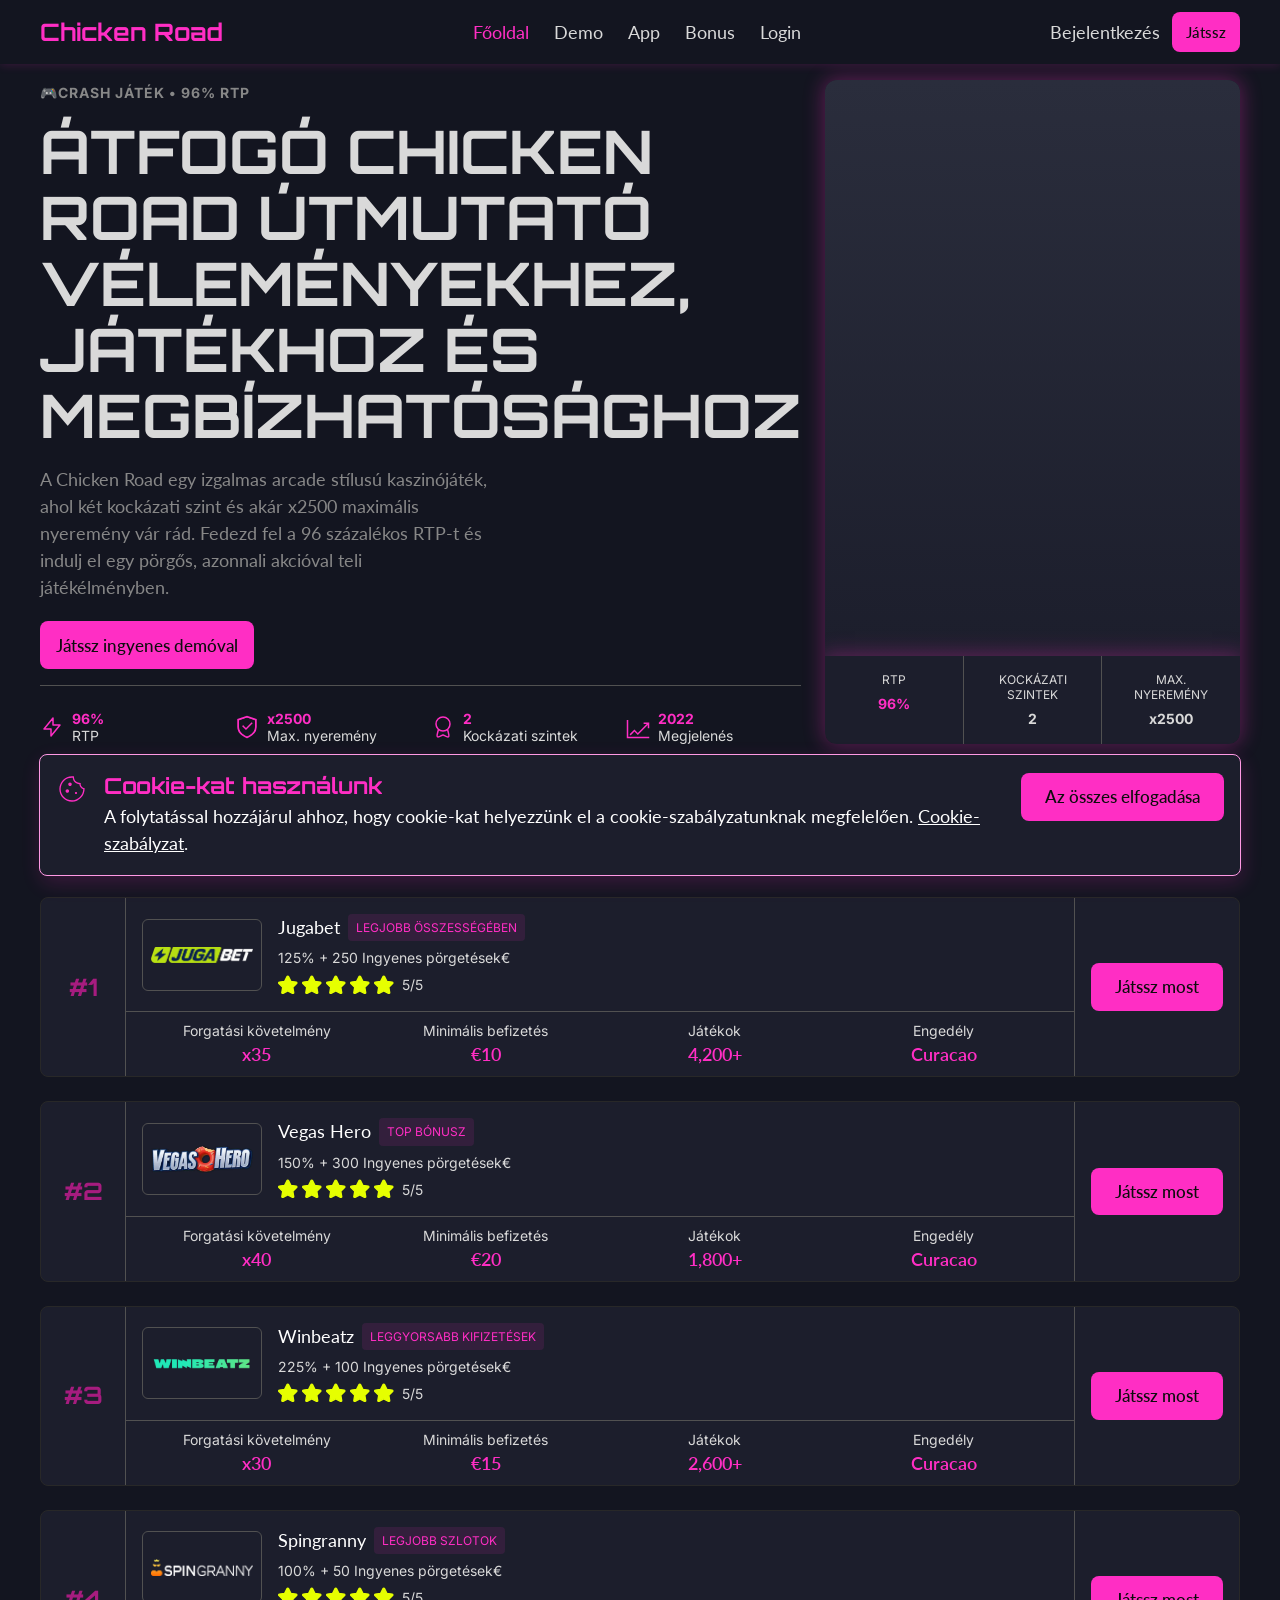
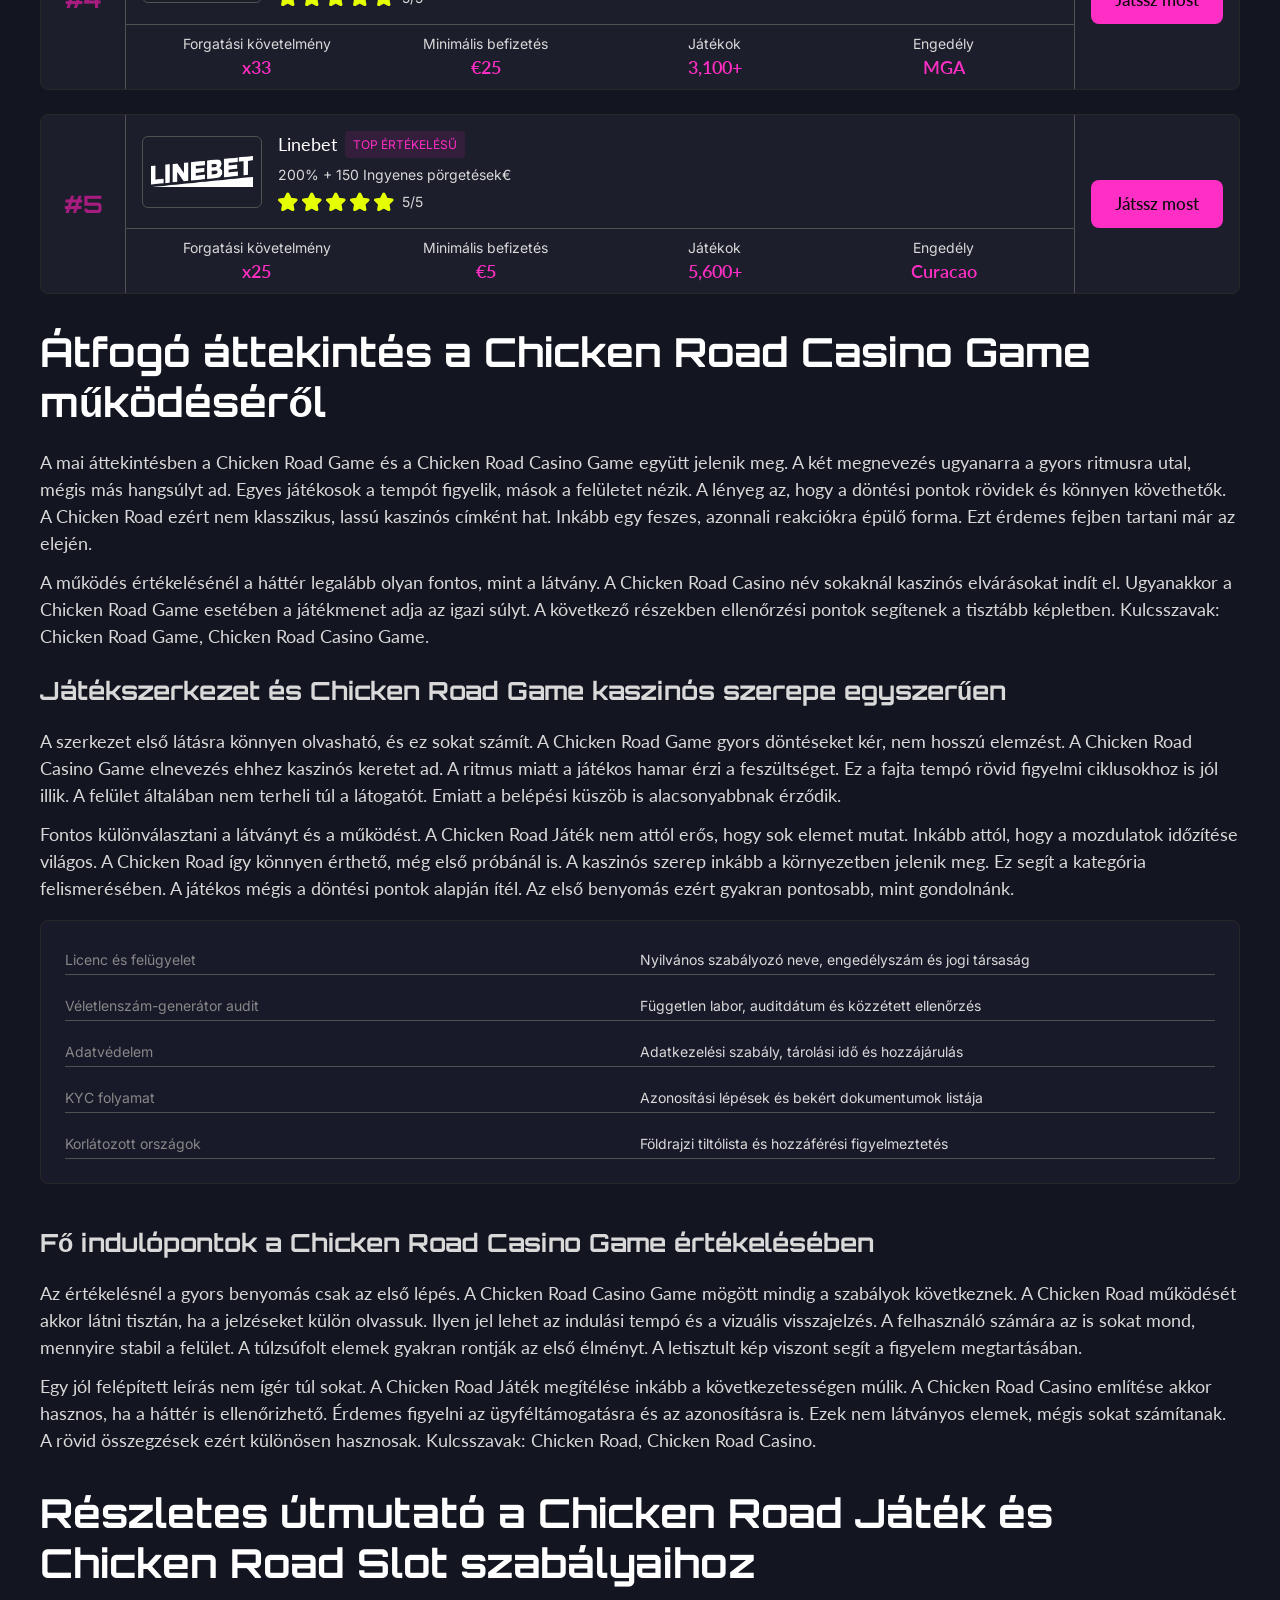
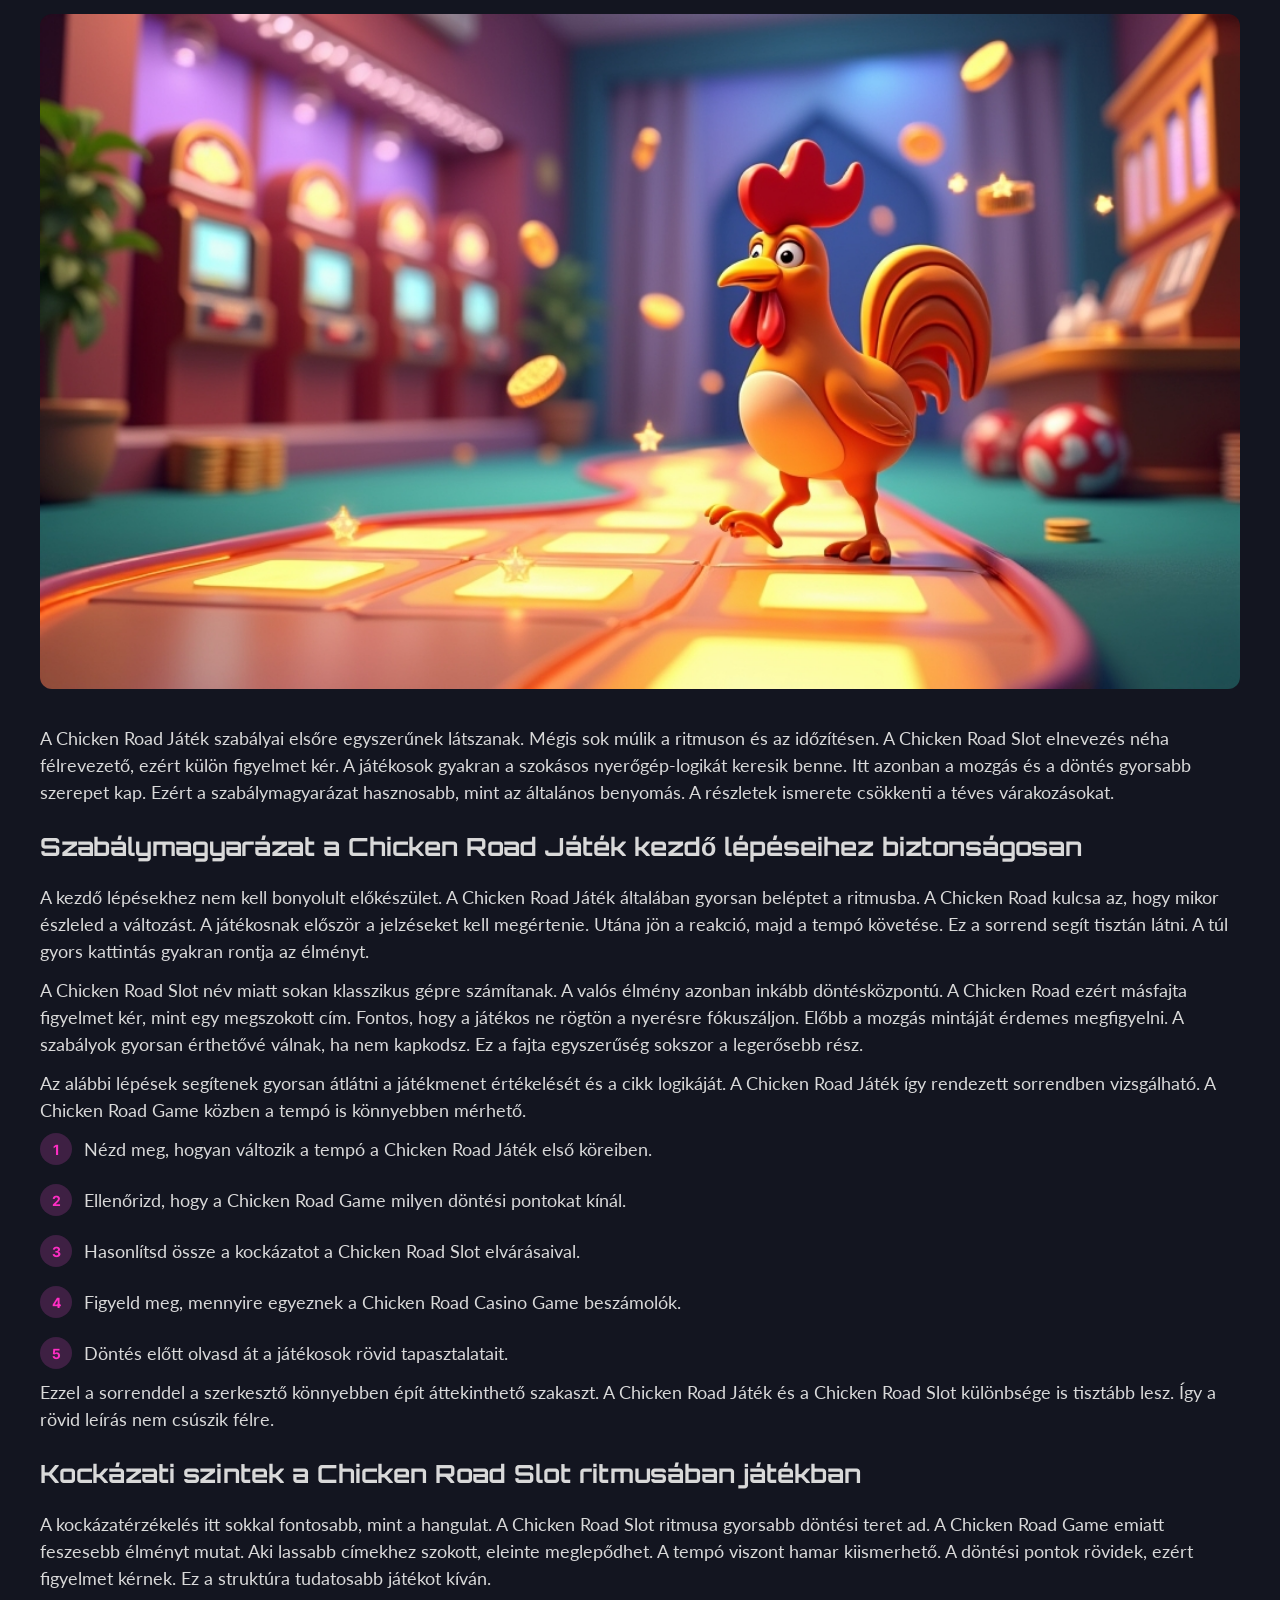
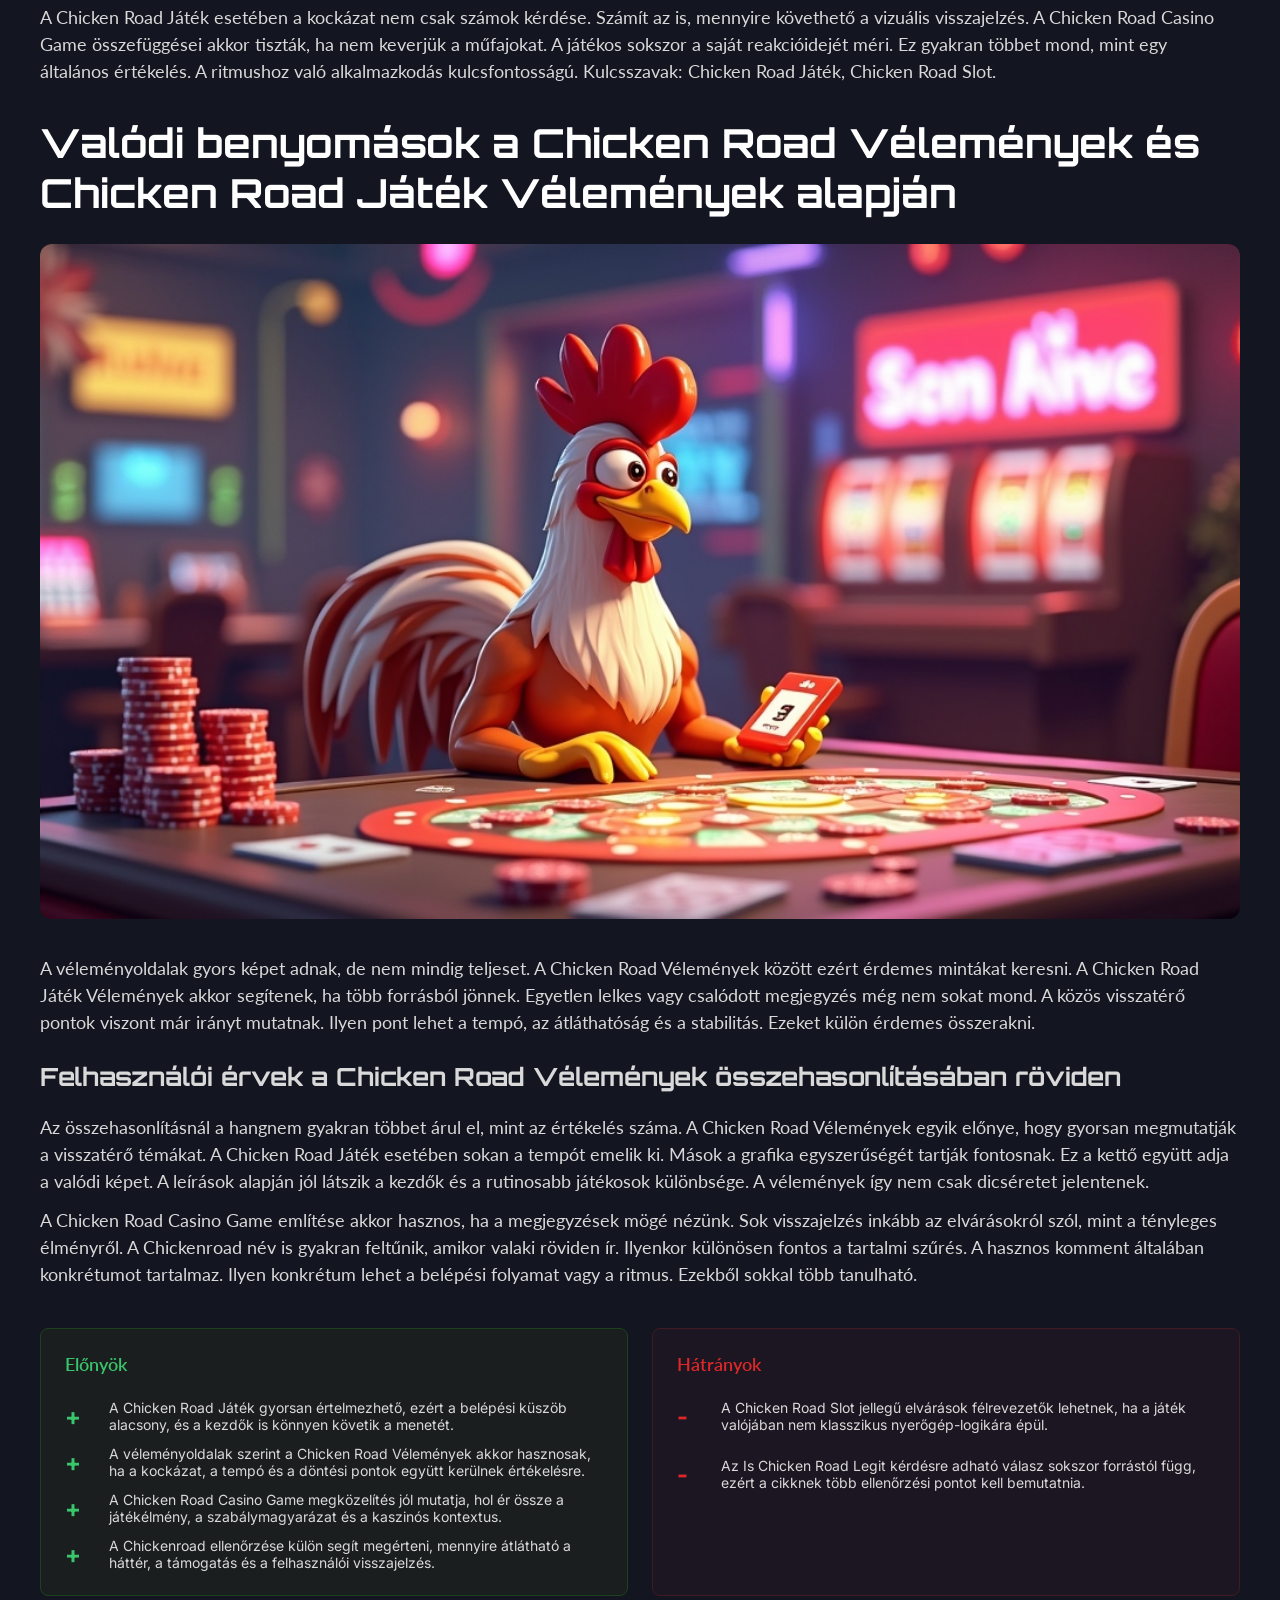
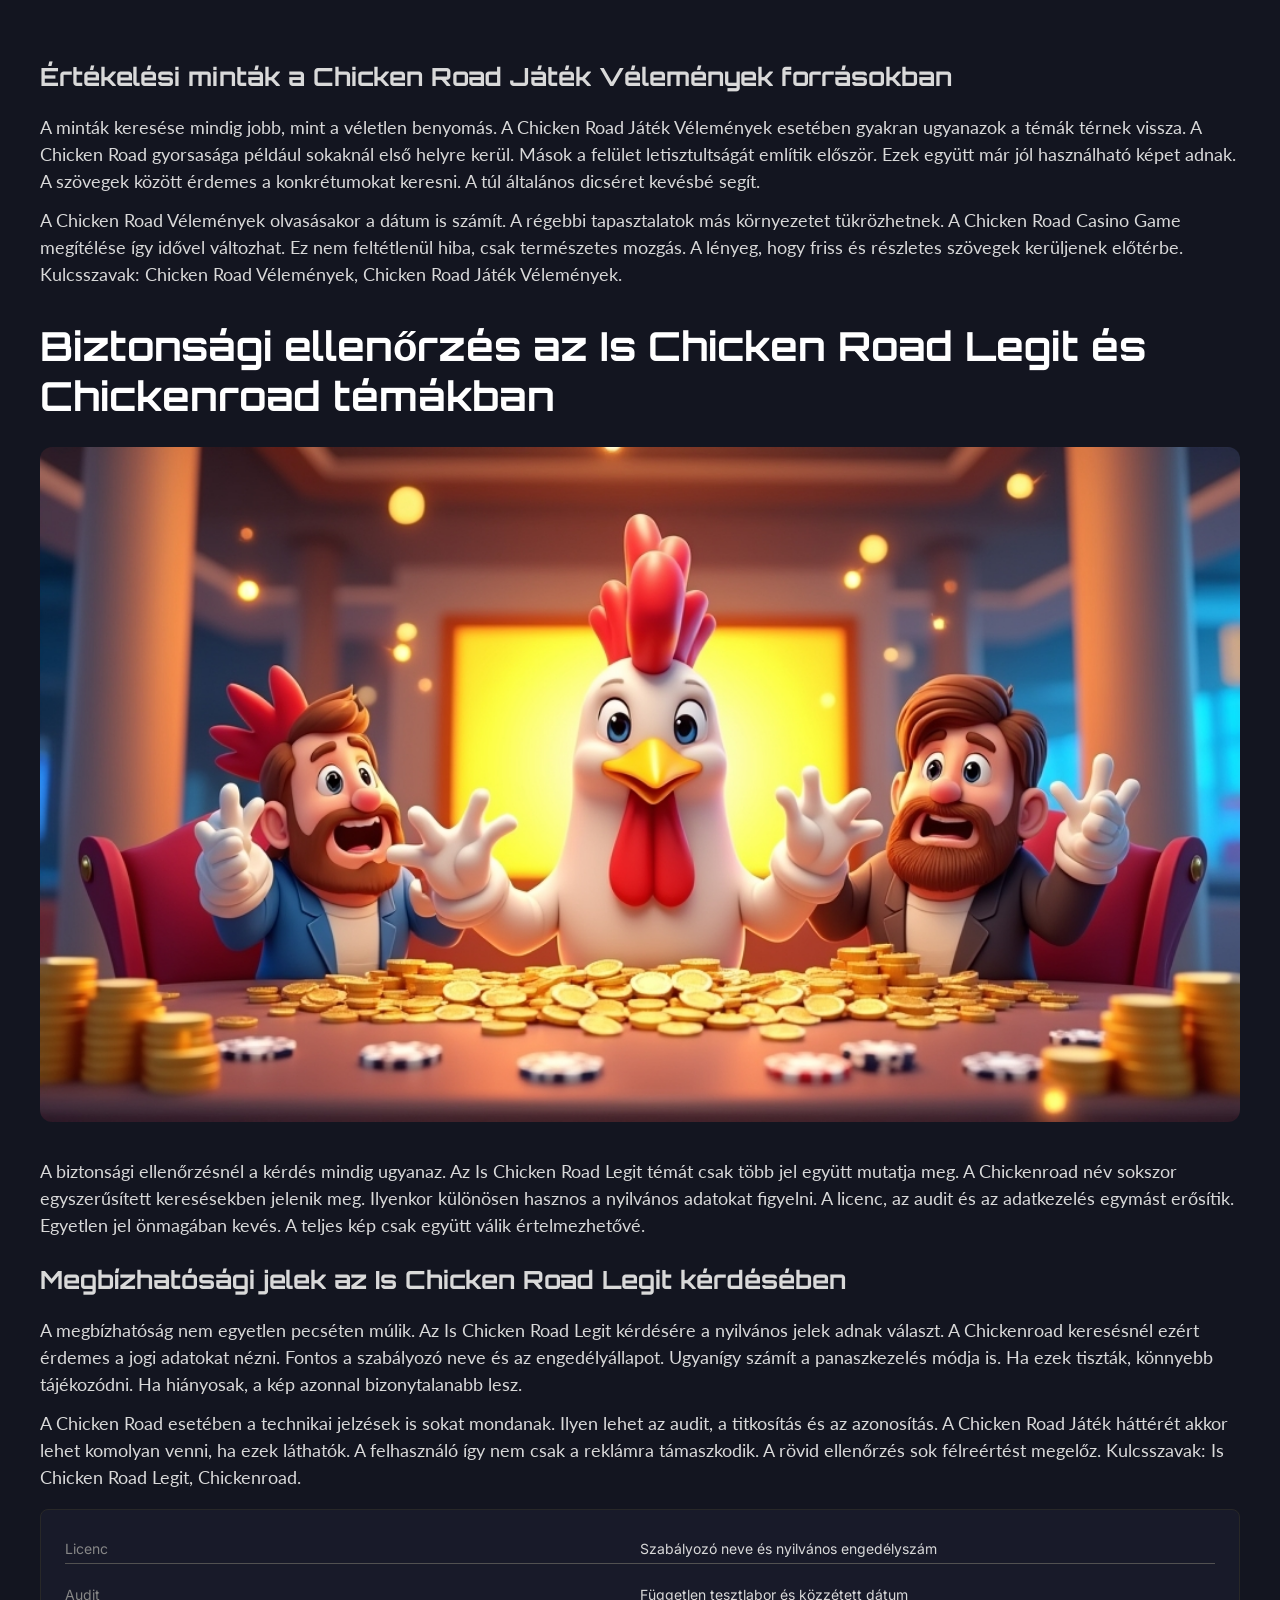
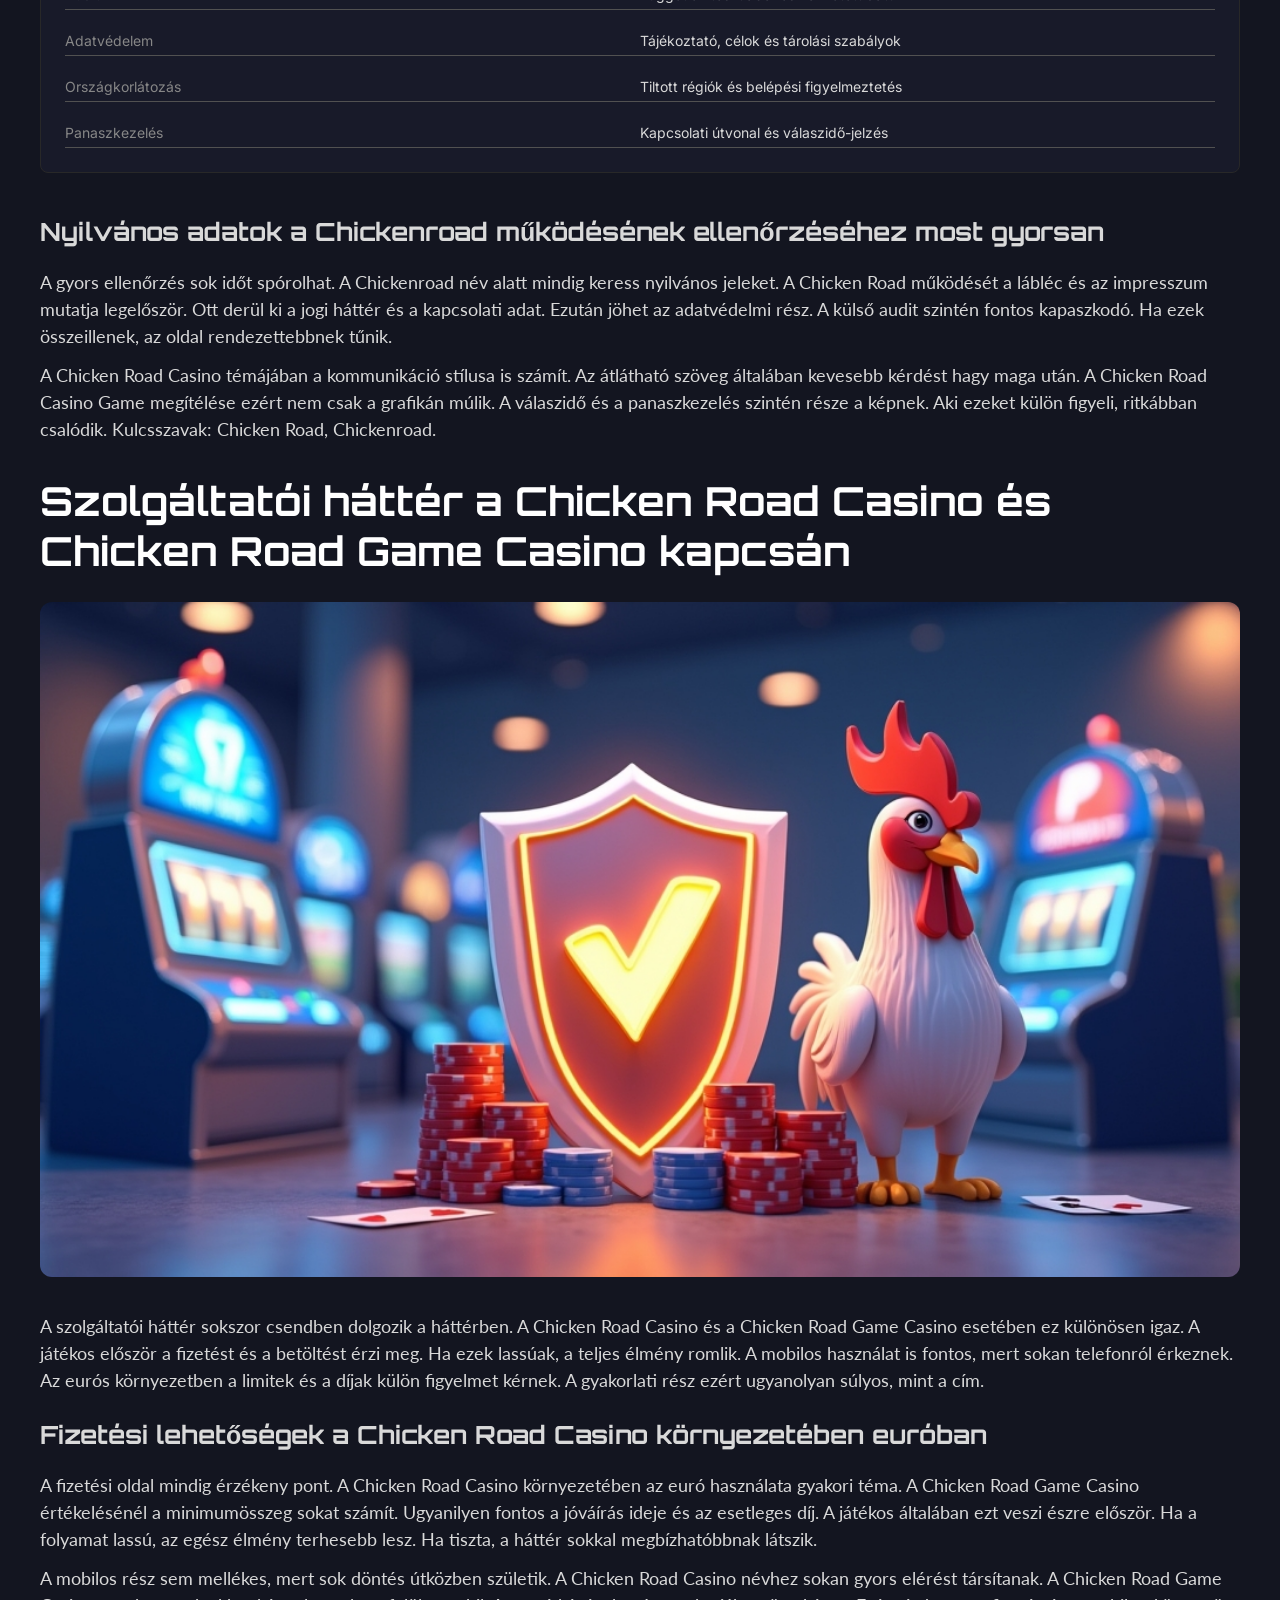
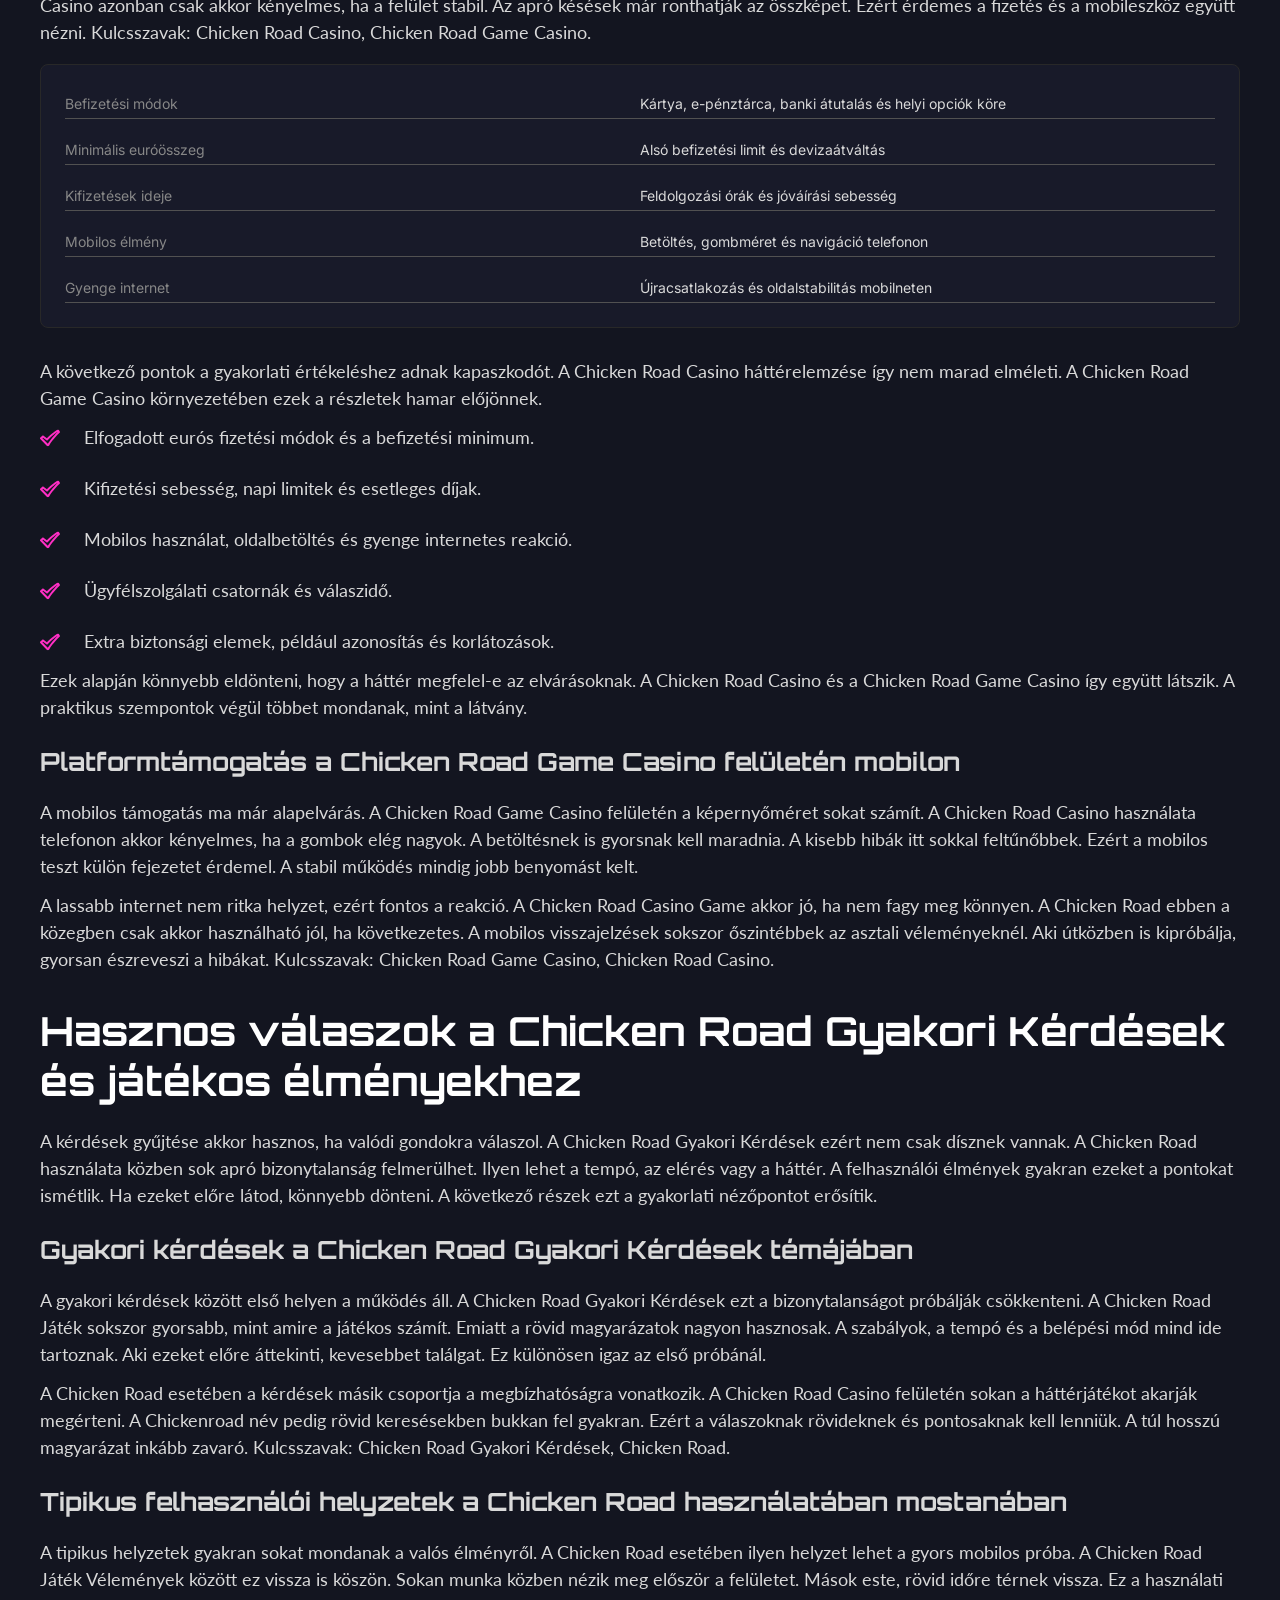
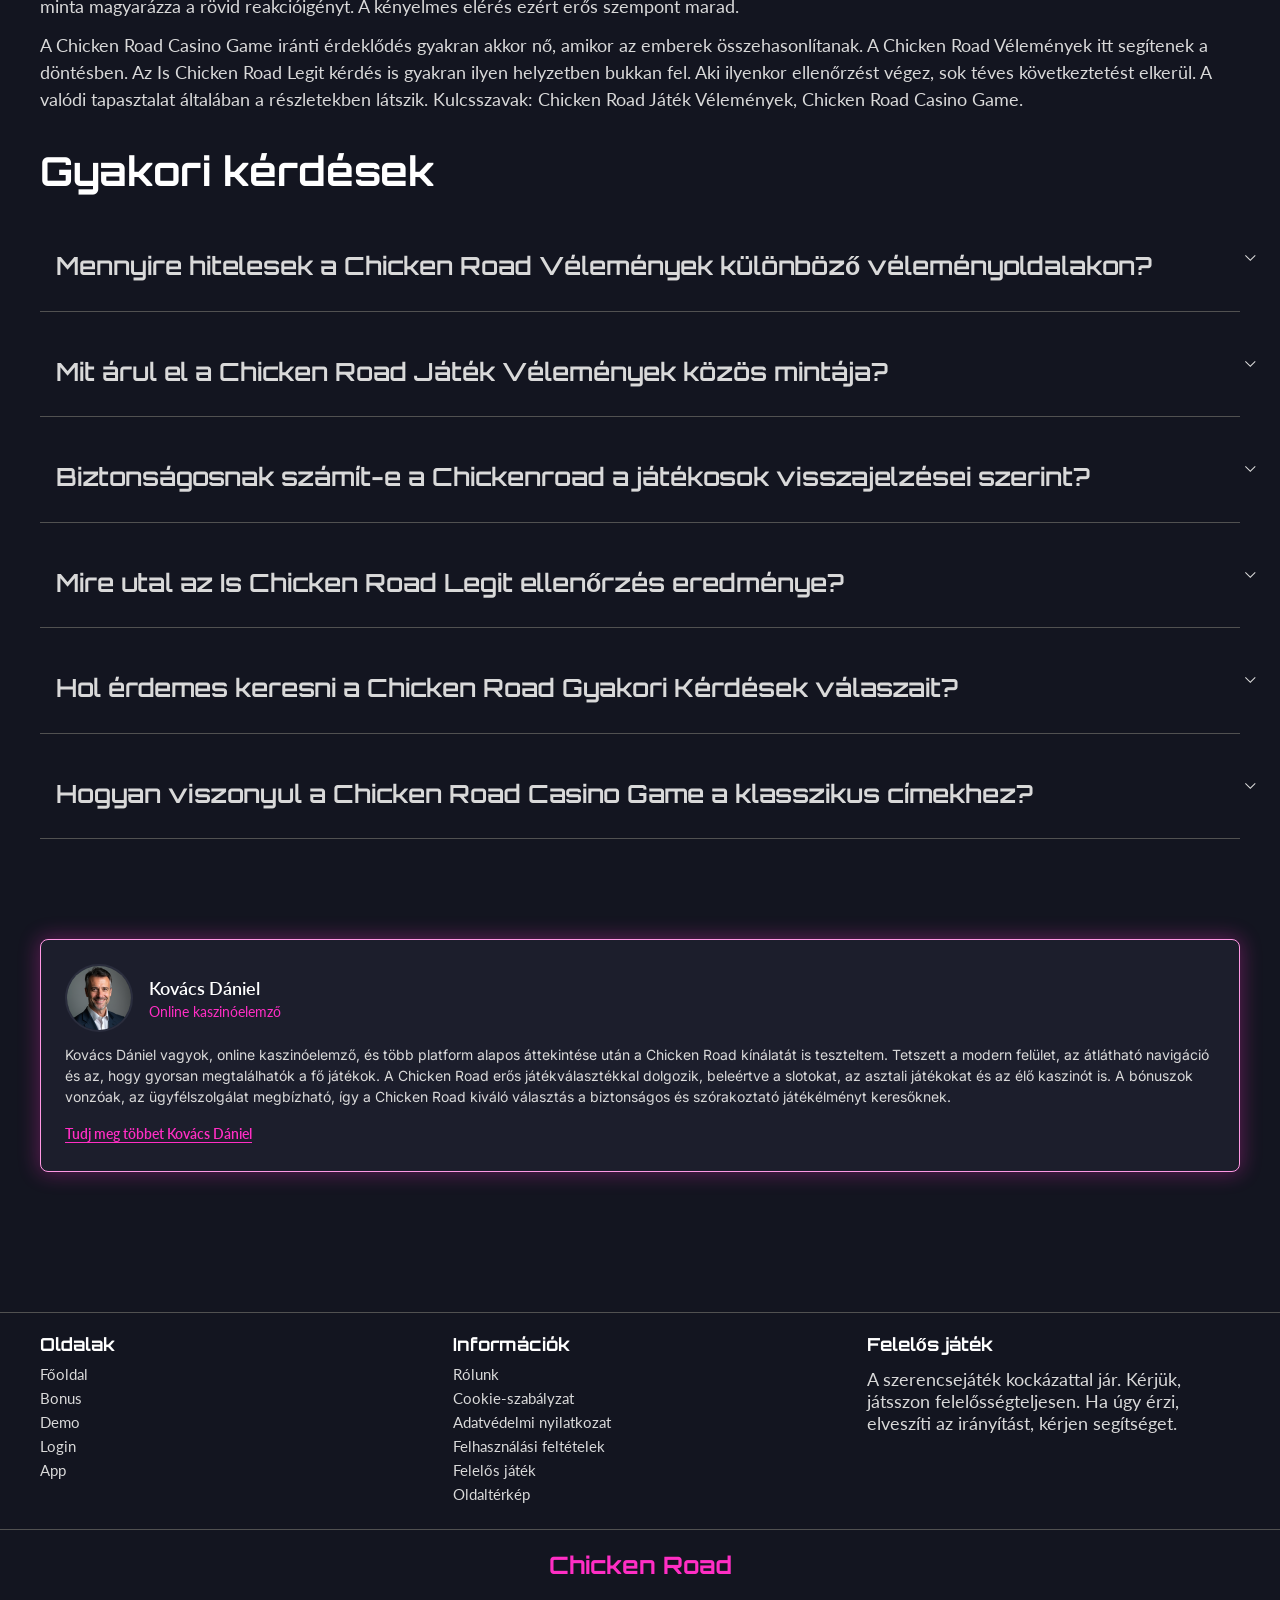
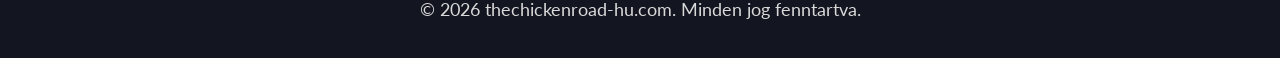
<file: index.html>
<!DOCTYPE html>
<html lang="hu">
<head>
    <meta charset="UTF-8">
    <meta name="viewport" content="width=device-width, initial-scale=1.0">
    <meta http-equiv="X-UA-Compatible" content="IE=edge">
    <meta name="robots" content="index, follow">
    <meta name="revisit-after" content="7 days">
    <title>Chicken Road: Megbízható hivatalos útmutató magyarul</title>
    <meta name="title" content="Chicken Road: Megbízható hivatalos útmutató magyarul">
    <meta name="description" content="Chicken Road 🎮 átfogó útmutató a szabályokhoz és a megbízhatósághoz, Chicken Road Vélemények alapján segít dönteni. Olvass tovább! 0f0df2e4d8a-f56d-4c4e-96cb-5">
    <meta name="keywords" content="Chicken Road Game, Chicken Road Casino Game, Chicken Road, Chicken Road Játék, Chicken Road Casino, Is Chicken Road Legit, Chicken Road Vélemények, Chicken Road Gyakori Kérdések, Chicken Road Game Casino, Chicken Road Játék Vélemények, Chickenroad, Chicken Road Slot">

    <link rel="canonical" href="https://ugrifulestorpenyul.hu/chicken-road-hu/">

    <link rel="icon" type="image/png" sizes="32x32" href="/favicon-32x32.png">

    <meta property="og:title" content="Chicken Road: Megbízható hivatalos útmutató magyarul">
    <meta property="og:description" content="Chicken Road 🎮 átfogó útmutató a szabályokhoz és a megbízhatósághoz, Chicken Road Vélemények alapján segít dönteni. Olvass tovább! 0f0df2e4d8a-f56d-4c4e-96cb-5">
    <meta property="og:type" content="website">
    <meta property="og:url" content="https://ugrifulestorpenyul.hu/">
    <meta property="og:site_name" content="Chicken Road">
    <meta property="og:locale" content="hu">
    <meta property="og:image" content="https://ugrifulestorpenyul.hu/images/logo.png">

    <meta name="twitter:card" content="summary">
    <meta name="twitter:title" content="Chicken Road: Megbízható hivatalos útmutató magyarul">
    <meta name="twitter:description" content="Chicken Road 🎮 átfogó útmutató a szabályokhoz és a megbízhatósághoz, Chicken Road Vélemények alapján segít dönteni. Olvass tovább! 0f0df2e4d8a-f56d-4c4e-96cb-5">
    <meta name="twitter:url" content="https://ugrifulestorpenyul.hu/">
    <meta name="twitter:image" content="https://ugrifulestorpenyul.hu/images/logo.png">

    <link rel="preconnect" href="https://fonts.googleapis.com">
    <link rel="preconnect" href="https://fonts.gstatic.com" crossorigin>
    <link href="https://fonts.googleapis.com/css2?family=Orbitron:wght@700&family=Lato:wght@400;600;700&family=Inter:wght@400;700&display=swap" rel="stylesheet">

    <link rel="stylesheet" href="/css/style.css">

<link rel="alternate" hreflang="x-default" href="https://ugrifulestorpenyul.hu/">
<link rel="alternate" hreflang="hu-HU" href="https://ugrifulestorpenyul.hu/chicken-road-hu/">
</head>
<body class="page-body-a3203b59">

<svg width="0" height="0" style="position:absolute;width:0;height:0;overflow:hidden" aria-hidden="true" focusable="false">
    <symbol id="icon-star-filled" viewBox="0 0 22 21">
        <path d="M7.33431 6.48594L9.93231 1.25394C10.0079 1.10253 10.1242 0.975173 10.2682 0.886161C10.4122 0.797149 10.5781 0.75 10.7473 0.75C10.9166 0.75 11.0825 0.797149 11.2264 0.886161C11.3704 0.975173 11.4867 1.10253 11.5623 1.25394L14.1603 6.48594L19.9683 7.32994C20.1358 7.35317 20.2935 7.42303 20.4232 7.53155C20.5529 7.64007 20.6495 7.78288 20.702 7.94367C20.7544 8.10446 20.7606 8.27676 20.7198 8.44089C20.679 8.60503 20.5929 8.7544 20.4713 8.87194L16.2693 12.9419L17.2613 18.6919C17.3883 19.4299 16.6083 19.9919 15.9413 19.6439L10.7473 16.9279L5.55231 19.6439C4.88631 19.9929 4.10631 19.4299 4.23331 18.6909L5.22531 12.9409L1.02331 8.87094C0.902295 8.75332 0.816706 8.6041 0.776272 8.44026C0.735838 8.27641 0.74218 8.10451 0.794577 7.94409C0.846975 7.78367 0.943325 7.64116 1.07268 7.53277C1.20203 7.42439 1.35919 7.35446 1.52631 7.33094L7.33431 6.48594Z" fill="#E6FF00" stroke="#E6FF00" stroke-width="1.5" stroke-linecap="round" stroke-linejoin="round"/>
    </symbol>
    <symbol id="icon-chevron" viewBox="0 0 11 7">
        <path d="M5.30803 4.6L9.90803 0L10.616 0.707999L5.30803 6.016L2.67029e-05 0.707999L0.708027 0L5.30803 4.6Z" fill="#D9D9D9"/>
    </symbol>
    <symbol id="icon-arrow" viewBox="0 0 7 11">
        <path d="M4.6 5.308L0 0.708L0.707999 0L6.016 5.308L0.707999 10.616L0 9.908L4.6 5.308Z" fill="white"/>
    </symbol>
    <symbol id="icon-check" viewBox="0 0 20 17">
        <path fill-rule="evenodd" clip-rule="evenodd" d="M17.4554 0.143091C17.6769 0.00980075 17.9415 -0.0324739 18.1936 0.02514C18.4457 0.0827538 18.6657 0.235776 18.8074 0.452091L19.7974 1.96209C19.9264 2.15935 19.9816 2.39586 19.9533 2.62988C19.9249 2.86389 19.8148 3.08037 19.6424 3.24109L19.6394 3.24509L19.6254 3.25809L19.5684 3.31109L19.3434 3.52609C18.0984 4.73375 16.8912 5.97968 15.7234 7.26209C13.5264 9.67809 10.9174 12.8401 9.16136 15.9081C8.67136 16.7641 7.47436 16.9481 6.76436 16.2091L0.279362 9.47109C0.186428 9.37449 0.113862 9.2602 0.0659787 9.135C0.0180956 9.0098 -0.00412753 8.87625 0.000630111 8.74229C0.00538775 8.60833 0.0370291 8.47669 0.0936734 8.3552C0.150318 8.23371 0.230809 8.12485 0.330362 8.03509L2.29036 6.26709C2.4626 6.1118 2.68346 6.0212 2.91514 6.01081C3.14682 6.00041 3.3749 6.07086 3.56036 6.21009L6.86936 8.69109C12.0384 3.59409 14.9694 1.63809 17.4554 0.143091ZM17.6654 2.35909C15.3754 3.79109 12.5174 5.86809 7.66736 10.7171C7.49717 10.8873 7.2713 10.9904 7.03122 11.0075C6.79113 11.0246 6.55294 10.9545 6.36036 10.8101L3.01836 8.30409L2.43736 8.82809L7.75436 14.3541C9.60036 11.2841 12.1414 8.22809 14.2444 5.91609C15.3518 4.69958 16.494 3.51509 17.6694 2.36409L17.6654 2.35909Z" fill="currentColor"/>
    </symbol>
    <symbol id="icon-lightning" viewBox="0 0 24 24">
        <path d="M13 10V3L4 14H11V21L20 10H13Z" stroke="currentColor" stroke-width="1.5" stroke-linecap="round" stroke-linejoin="round" fill="none"/>
    </symbol>
    <symbol id="icon-shield" viewBox="0 0 24 24">
        <path d="M20.5 5.00391V12C20.5 15.4487 18.392 17.9437 16.1982 19.6074C15.1062 20.4355 14.0108 21.0432 13.1875 21.4434C12.7766 21.6431 12.4346 21.7908 12.1973 21.8877C12.1202 21.9191 12.0538 21.944 12 21.9648C11.9462 21.944 11.8798 21.9191 11.8027 21.8877C11.5654 21.7908 11.2234 21.6431 10.8125 21.4434C9.98923 21.0432 8.89376 20.4355 7.80176 19.6074C5.60804 17.9437 3.5 15.4487 3.5 12V5.00391L12 2.0293L20.5 5.00391Z" stroke="currentColor" fill="none"/>
        <path d="M3 4.65V12C3 19.35 12 22.5 12 22.5C12 22.5 21 19.35 21 12V4.65L12 1.5L3 4.65Z" stroke="currentColor" stroke-width="1.5" stroke-linecap="square" fill="none"/>
        <path d="M8.17297 11.172L11 14L16.657 8.34302" stroke="currentColor" stroke-width="1.5" stroke-linecap="square" fill="none"/>
    </symbol>
    <symbol id="icon-medal" viewBox="0 0 24 24">
        <path d="M12 16C15.866 16 19 12.866 19 9C19 5.13401 15.866 2 12 2C8.13401 2 5 5.13401 5 9C5 12.866 8.13401 16 12 16Z" stroke="currentColor" stroke-width="1.5" fill="none"/>
        <path d="M7.35098 15L6.71398 17.323C6.08598 19.615 5.77198 20.761 6.19098 21.388C6.33798 21.608 6.53498 21.784 6.76398 21.901C7.41598 22.233 8.42398 21.708 10.439 20.658C11.109 20.308 11.445 20.134 11.801 20.096C11.9333 20.0828 12.0666 20.0828 12.199 20.096C12.555 20.134 12.89 20.309 13.561 20.658C15.576 21.708 16.584 22.233 17.236 21.901C17.465 21.784 17.662 21.608 17.809 21.388C18.229 20.761 17.914 19.615 17.286 17.323L16.649 15" stroke="currentColor" stroke-width="1.5" stroke-linecap="round" fill="none"/>
    </symbol>
    <symbol id="icon-cookie" viewBox="0 0 32 32">
        <path d="M16 28.6665C14.248 28.6665 12.6013 28.334 11.06 27.6691C9.51865 27.0042 8.1782 26.102 7.03865 24.9625C5.89909 23.8229 4.99643 22.482 4.33065 20.9398C3.66487 19.3976 3.33243 17.7509 3.33331 15.9998C3.33331 14.2816 3.66398 12.6567 4.32531 11.1251C4.98665 9.59358 5.88665 8.24692 7.02532 7.08514C8.16398 5.92336 9.49731 5.00203 11.0253 4.32114C12.5533 3.64025 14.1818 3.2998 15.9106 3.2998C16.2502 3.2998 16.5978 3.31314 16.9533 3.3398C17.3089 3.36825 17.6653 3.41225 18.0226 3.4718C17.9604 4.4718 18.0826 5.37758 18.3893 6.18914C18.6978 7.00158 19.1511 7.69358 19.7493 8.26514C20.3475 8.83669 21.0733 9.26336 21.9266 9.54514C22.78 9.82781 23.7302 9.9478 24.7773 9.90514C24.5071 11.2162 24.7826 12.3949 25.604 13.4411C26.4253 14.4874 27.4413 15.0923 28.652 15.2558L28.6626 15.4145C28.6653 15.4634 28.6666 15.5158 28.6666 15.5718C28.6666 17.3647 28.3324 19.0536 27.664 20.6385C26.9955 22.2242 26.0884 23.6131 24.9426 24.8051C23.796 25.9963 22.4555 26.9376 20.9213 27.6291C19.3853 28.3207 17.7449 28.6665 16 28.6665ZM14.0133 13.0771C14.4915 13.0771 14.8995 12.9038 15.2373 12.5571C15.5751 12.2105 15.744 11.798 15.744 11.3198C15.744 10.8416 15.5742 10.4336 15.2346 10.0958C14.8951 9.75803 14.4835 9.58914 14 9.58914C13.5298 9.58914 13.1218 9.75892 12.776 10.0985C12.4302 10.438 12.2569 10.8496 12.256 11.3331C12.256 11.8034 12.4293 12.2114 12.776 12.5571C13.1226 12.9029 13.5346 13.0762 14.012 13.0771M11.3453 19.7438C11.8244 19.7438 12.2329 19.5705 12.5706 19.2238C12.9084 18.8771 13.0773 18.4651 13.0773 17.9878C13.0773 17.5105 12.9075 17.102 12.568 16.7625C12.2284 16.4229 11.8169 16.254 11.3333 16.2558C10.8631 16.2558 10.4551 16.4256 10.1093 16.7651C9.76354 17.1047 9.5902 17.5162 9.58931 17.9998C9.58931 18.47 9.76265 18.878 10.1093 19.2238C10.456 19.5696 10.8684 19.7429 11.3466 19.7438M20.0133 21.0771C20.3138 21.0771 20.5662 20.9705 20.7706 20.7571C20.9751 20.5438 21.0773 20.2874 21.0773 19.9878C21.0773 19.6883 20.9742 19.4354 20.768 19.2291C20.5609 19.0247 20.3049 18.9225 20 18.9225C19.7075 18.9225 19.4551 19.026 19.2426 19.2331C19.0302 19.4403 18.9235 19.6958 18.9226 19.9998C18.9226 20.2922 19.0293 20.5447 19.2426 20.7571C19.456 20.9696 19.7129 21.0763 20.0133 21.0771ZM16.0053 27.3331C18.8764 27.3331 21.4231 26.2931 23.6453 24.2131C25.8702 22.1331 27.0911 19.4945 27.308 16.2971C26.1284 15.826 25.2089 15.1594 24.5493 14.2971C23.8898 13.4349 23.5009 12.3967 23.3826 11.1825C21.5515 11.0225 20.0204 10.366 18.7893 9.21314C17.5582 8.06025 16.884 6.54203 16.7666 4.65847C15.0742 4.54558 13.492 4.78247 12.02 5.36914C10.548 5.9558 9.26754 6.77936 8.17865 7.83981C7.08976 8.90025 6.23198 10.1402 5.60531 11.5598C4.97865 12.9794 4.66576 14.4594 4.66665 15.9998C4.66665 19.126 5.77376 21.7967 7.98798 24.0118C10.2031 26.226 12.8755 27.3331 16.0053 27.3331Z" fill="currentColor"/>
    </symbol>
    <symbol id="icon-timetable" viewBox="0 0 24 24">
        <mask id="tt-mask-1" fill="white">
            <path d="M17.625 7.5V9H20.6893L11.8125 17.8769L8.43751 14.5019L3.59467 19.3447L4.65535 20.4053L8.43751 16.6231L11.8125 19.9981L21.75 10.0607V13.125H23.25V7.5H17.625Z"/>
        </mask>
        <path d="M17.625 7.5V6H16.125V7.5H17.625ZM17.625 9H16.125V10.5H17.625V9ZM20.6893 9L21.75 10.0607L24.3106 7.5H20.6893V9ZM11.8125 17.8769L10.7518 18.9375L11.8125 19.9982L12.8732 18.9375L11.8125 17.8769ZM8.43751 14.5019L9.49817 13.4412L8.43751 12.3805L7.37685 13.4412L8.43751 14.5019ZM3.59467 19.3447L2.53401 18.284L1.47334 19.3447L2.53401 20.4053L3.59467 19.3447ZM4.65535 20.4053L3.59469 21.466L4.65536 22.5267L5.71602 21.466L4.65535 20.4053ZM8.43751 16.6231L9.49817 15.5625L8.4375 14.5018L7.37684 15.5625L8.43751 16.6231ZM11.8125 19.9981L10.7518 21.0588L11.8125 22.1195L12.8732 21.0588L11.8125 19.9981ZM21.75 10.0607H23.25V6.43938L20.6894 9.00003L21.75 10.0607ZM21.75 13.125H20.25V14.625H21.75V13.125ZM23.25 13.125V14.625H24.75V13.125H23.25ZM23.25 7.5H24.75V6H23.25V7.5ZM17.625 7.5H16.125V9H17.625H19.125V7.5H17.625ZM17.625 9V10.5H20.6893V9V7.5H17.625V9ZM20.6893 9L19.6287 7.93934L10.7518 16.8162L11.8125 17.8769L12.8732 18.9375L21.75 10.0607L20.6893 9ZM11.8125 17.8769L12.8732 16.8162L9.49817 13.4412L8.43751 14.5019L7.37685 15.5625L10.7518 18.9375L11.8125 17.8769ZM8.43751 14.5019L7.37685 13.4412L2.53401 18.284L3.59467 19.3447L4.65532 20.4053L9.49816 15.5625L8.43751 14.5019ZM3.59467 19.3447L2.53401 20.4053L3.59469 21.466L4.65535 20.4053L5.71601 19.3447L4.65533 18.284L3.59467 19.3447ZM4.65535 20.4053L5.71602 21.466L9.49818 17.6838L8.43751 16.6231L7.37684 15.5625L3.59469 19.3447L4.65535 20.4053ZM8.43751 16.6231L7.37685 17.6838L10.7518 21.0588L11.8125 19.9981L12.8732 18.9375L9.49817 15.5625L8.43751 16.6231ZM11.8125 19.9981L12.8732 21.0588L22.8107 11.1214L21.75 10.0607L20.6894 9.00003L10.7519 18.9375L11.8125 19.9981ZM21.75 10.0607H20.25V13.125H21.75H23.25V10.0607H21.75ZM21.75 13.125V14.625H23.25V13.125V11.625H21.75V13.125ZM23.25 13.125H24.75V7.5H23.25H21.75V13.125H23.25ZM23.25 7.5V6H17.625V7.5V9H23.25V7.5Z" fill="currentColor" mask="url(#tt-mask-1)"/>
        <mask id="tt-mask-2" fill="white">
            <path d="M2.25 4.875H0.75V23.25H23.25V21.75H2.25V4.875Z"/>
        </mask>
        <path d="M2.25 4.875H3.75V3.375H2.25V4.875ZM0.75 4.875V3.375H-0.75V4.875H0.75ZM0.75 23.25H-0.75V24.75H0.75V23.25ZM23.25 23.25V24.75H24.75V23.25H23.25ZM23.25 21.75H24.75V20.25H23.25V21.75ZM2.25 21.75H0.75V23.25H2.25V21.75ZM2.25 4.875V3.375H0.75V4.875V6.375H2.25V4.875ZM0.75 4.875H-0.75V23.25H0.75H2.25V4.875H0.75ZM0.75 23.25V24.75H23.25V23.25V21.75H0.75V23.25ZM23.25 23.25H24.75V21.75H23.25H21.75V23.25H23.25ZM23.25 21.75V20.25H2.25V21.75V23.25H23.25V21.75ZM2.25 21.75H3.75V4.875H2.25H0.75V21.75H2.25Z" fill="currentColor" mask="url(#tt-mask-2)"/>
    </symbol>
    <symbol id="icon-controller" viewBox="0 0 80 80">
        <rect x="0.5" y="0.5" width="79" height="79" rx="39.5" fill="currentColor" fill-opacity="0.15"/>
        <rect x="0.5" y="0.5" width="79" height="79" rx="39.5" stroke="currentColor" fill="none"/>
        <path d="M34.207 34.5849V40.5849M31.207 37.5849H37.207M46.0465 27.8304H33.955C31.8786 27.8308 29.8874 28.656 28.4193 30.1243C26.9512 31.5927 26.1265 33.5841 26.1265 35.6604V48.0579C26.1265 51.1704 29.926 52.6854 32.0695 50.4294L36.5335 45.7284H43.4695L47.782 50.9184C49.843 53.3994 53.8765 51.9414 53.8765 48.7179V35.6589C53.8761 33.5828 53.0512 31.5918 51.5831 30.1238C50.1151 28.6558 48.1226 27.8308 46.0465 27.8304Z" stroke="currentColor" stroke-width="2" stroke-linecap="round" stroke-linejoin="round" fill="none"/>
        <path d="M43.9929 35.585C44.2691 35.585 44.4929 35.8088 44.4929 36.085C44.4929 36.3611 44.2691 36.585 43.9929 36.585C43.7168 36.585 43.4929 36.3611 43.4929 36.085C43.4929 35.8088 43.7168 35.585 43.9929 35.585Z" fill="currentColor" stroke="currentColor" stroke-width="2"/>
        <path d="M47.293 38.8849C47.5691 38.8849 47.793 39.1087 47.793 39.3849C47.793 39.661 47.5691 39.8849 47.293 39.8849C47.0168 39.8849 46.793 39.661 46.793 39.3849C46.793 39.1087 47.0168 38.8849 47.293 38.8849Z" fill="currentColor" stroke="currentColor" stroke-width="2"/>
    </symbol>
</svg>

<div class="site-wrapper-a3203b59">
    <div class="top-navigation-area">
<header class="main-header-a3203b59">
    <div class="container-a3203b59 header-inner-a3203b59">
        <a href="/" class="brand-logo-a3203b59" title="Chicken Road">Chicken Road</a>

        <nav class="navigation-menu-a3203b59">
            <a href="/" title="Főoldal" class="nav-link-a3203b59 active">Főoldal</a>
            <a href="/demo/" title="Demo" class="nav-link-a3203b59">Demo</a>
            <a href="/app/" title="App" class="nav-link-a3203b59">App</a>
            <a href="/bonus/" title="Bonus" class="nav-link-a3203b59">Bonus</a>
            <a href="/login/" title="Login" class="nav-link-a3203b59">Login</a>
        </nav>

        <div class="header-actions-a3203b59">
            <a href="/go" title="Bejelentkezés" class="login-text-a3203b59" target="_blank" rel="noindex nofollow">Bejelentkezés</a>
            <a href="/go" class="btn-play-now-a3203b59 btn-play-header-a3203b59" target="_blank" rel="noindex nofollow">Játssz</a>

            <div class="mobile-controls-a3203b59">
                <a href="/go" title="Bejelentkezés" class="login-mobile-link" target="_blank" rel="noindex nofollow">
                    <img src="/images/login.svg" alt="Bejelentkezés Chicken Road Játék" title="Bejelentkezés Chicken Road Játék" />
                </a>
                <div class="burger-button-a3203b59" id="burger" aria-label="Open menu" aria-expanded="false">
                    <img src="/images/hamburger-button.svg" alt="Open navigation menu Chicken Road Játék" title="Menu" />
                </div>
            </div>
        </div>
    </div>
</header>    </div>

    <div class="menu-overlay-a3203b59" id="navOverlay">
        <div class="overlay-content-a3203b59">
            <nav class="mobile-nav-a3203b59">
                <a href="/" class="mobile-link-a3203b59 active">Főoldal</a>
                <a href="/demo/" class="mobile-link-a3203b59">Demo</a>
                <a href="/app/" class="mobile-link-a3203b59">App</a>
                <a href="/bonus/" class="mobile-link-a3203b59">Bonus</a>
                <a href="/login/" class="mobile-link-a3203b59">Login</a>
                <a href="/about-us/" class="mobile-link-a3203b59">Rólunk</a>
                <a href="/cookie-policy/" class="mobile-link-a3203b59">Cookie-szabályzat</a>
                <a href="/privacy-policy/" class="mobile-link-a3203b59">Adatvédelmi nyilatkozat</a>
                <a href="/terms-and-conditions/" class="mobile-link-a3203b59">Felhasználási feltételek</a>
                <a href="/responsible-gambling/" class="mobile-link-a3203b59">Felelős játék</a>
                <a href="/sitemap/" class="mobile-link-a3203b59">Oldaltérkép</a>
            </nav>
        </div>
    </div>

    <main class="main-content-a3203b59 main-content--home-a3203b59">
        <div class="info-container-main-a3203b59">
            <div class="article-text-a3203b59">
<section class="hero-container-a3203b59">
    <div class="top-container-a3203b59">

        <div class="left-container-a3203b59">
            <span class="game-subtitle-a3203b59">🎮Crash játék • 96% RTP</span>
            <h1 class="game-title-a3203b59">Átfogó Chicken Road útmutató véleményekhez, játékhoz és megbízhatósághoz</h1>
            <p class="game-description-a3203b59">A Chicken Road egy izgalmas arcade stílusú kaszinójáték, ahol két kockázati szint és akár x2500 maximális nyeremény vár rád. Fedezd fel a 96 százalékos RTP-t és indulj el egy pörgős, azonnali akcióval teli játékélményben.</p>

            <a href="/go" class="btn-play-now-a3203b59" target="_blank" rel="noindex nofollow">Játssz ingyenes demóval</a>

            <div class="game-stats-a3203b59">
                <div class="stat-item-a3203b59">
                    <svg class="sc-icon-a3203b59" width="24" height="24" role="img"><title>RTP Chicken Road</title><use href="#icon-lightning"/></svg>
                    <div class="stat-info-a3203b59">
                        <span class="stat-value-a3203b59">96%</span>
                        <span class="stat-label-a3203b59">RTP</span>
                    </div>
                </div>
                <div class="stat-item-a3203b59">
                    <svg class="sc-icon-a3203b59" width="24" height="24" role="img"><title>Max. nyeremény Chicken Road Játék Vélemények</title><use href="#icon-shield"/></svg>
                    <div class="stat-info-a3203b59">
                        <span class="stat-value-a3203b59">x2500</span>
                        <span class="stat-label-a3203b59">Max. nyeremény</span>
                    </div>
                </div>
                <div class="stat-item-a3203b59">
                    <svg class="sc-icon-a3203b59" width="24" height="24" role="img"><title>Kockázati szintek Chicken Road Casino</title><use href="#icon-medal"/></svg>
                    <div class="stat-info-a3203b59">
                        <span class="stat-value-a3203b59">2</span>
                        <span class="stat-label-a3203b59">Kockázati szintek</span>
                    </div>
                </div>
                <div class="stat-item-a3203b59">
                    <svg class="sc-icon-a3203b59" width="24" height="24" role="img"><title>Megjelenés Chickenroad</title><use href="#icon-timetable"/></svg>
                    <div class="stat-info-a3203b59">
                        <span class="stat-value-a3203b59">2022</span>
                        <span class="stat-label-a3203b59">Megjelenés</span>
                    </div>
                </div>
            </div>
        </div>

        <div class="banner-container-a3203b59">
            <div class="demo-card-a3203b59">
                    <div class="iframe-wrapper-a3203b59">
                        <iframe src="https://chicken-road.inout.games/api/modes/game?gameMode=chicken-road&operatorId=ee2013ed-e1f0-4d6e-97d2-f36619e2eb52&authToken=247d3637-c5dc-a67b-50a1-89df27733343&currency=USD&lang=en&theme=&gameCustomizationId=&lobbyUrl=" width="100%" height="100%" frameborder="0" allowfullscreen></iframe>
                    </div>
            </div>

            <div class="banner-footer-a3203b59">
                <div class="footer-item-a3203b59">
                    <span class="footer-label-a3203b59">RTP</span>
                    <span class="footer-highlight-a3203b59">96%</span>
                </div>
                <div class="footer-item-a3203b59">
                    <span class="footer-label-a3203b59">Kockázati szintek</span>
                    <span class="footer-value-a3203b59">2</span>
                </div>
                <div class="footer-item-a3203b59">
                    <span class="footer-label-a3203b59">Max. nyeremény</span>
                    <span class="footer-value-a3203b59">x2500</span>
                </div>
            </div>
        </div>
    </div>
</section>

<section class="wrap-a3203b59">
    <h2 class="other-title-with-p-a3203b59">Legjobb online kaszinók</h2>
    <span class="paragraph-a3203b59">A legjobb platformok szakértői válogatása</span>

    <div class="provider-card-a3203b59">
        <div class="provider-card-rank-col-a3203b59">
            <span class="provider-card-rank-a3203b59">#1</span>
        </div>
        <div class="provider-card-main-a3203b59">
            <div class="provider-card-upper-a3203b59">
                <div class="provider-card-image-a3203b59">
                    <img src="/assets/providers/jugabet.png"
                         alt="Jugabet"
                         title="Is Chicken Road Legit"
                         class="provider-logo-a3203b59" />
                </div>
                <div class="provider-card-details-a3203b59">
                    <div class="provider-card-name-row-a3203b59">
                        <span class="provider-card-name-a3203b59">Jugabet</span>
                        <span class="provider-card-badge-a3203b59">LEGJOBB ÖSSZESSÉGÉBEN</span>
                    </div>
                    <span class="provider-card-bonus-a3203b59">125% + 250 Ingyenes pörgetések€</span>
                    <div class="provider-card-stars-a3203b59">
                        <svg aria-hidden="true"><use href="#icon-star-filled"/></svg>
                        <svg aria-hidden="true"><use href="#icon-star-filled"/></svg>
                        <svg aria-hidden="true"><use href="#icon-star-filled"/></svg>
                        <svg aria-hidden="true"><use href="#icon-star-filled"/></svg>
                        <svg aria-hidden="true"><use href="#icon-star-filled"/></svg>
                        <span class="provider-card-rating-a3203b59">5/5</span>
                    </div>
                </div>
            </div>
            <div class="provider-card-stats-a3203b59">
                <div class="provider-card-stat-a3203b59">
                    <div class="provider-card-stat-label-a3203b59">Forgatási követelmény</div>
                    <div class="provider-card-stat-value-a3203b59">x35</div>
                </div>
                <div class="provider-card-stat-a3203b59">
                    <div class="provider-card-stat-label-a3203b59">Minimális befizetés</div>
                    <div class="provider-card-stat-value-a3203b59">€10</div>
                </div>
                <div class="provider-card-stat-a3203b59">
                    <div class="provider-card-stat-label-a3203b59">Játékok</div>
                    <div class="provider-card-stat-value-a3203b59">4,200+</div>
                </div>
                <div class="provider-card-stat-a3203b59">
                    <div class="provider-card-stat-label-a3203b59">Engedély</div>
                    <div class="provider-card-stat-value-a3203b59">Curacao</div>
                </div>
            </div>
        </div>
        <div class="provider-card-action-a3203b59">
            <a href="/go" class="provider-card-button-a3203b59" data-provider-url="//1wcasino.com/fRRCdn?sub_id_3=thechickenroad-hu.com&amp;sub_id_5=EG" target="_blank" rel="noindex nofollow">Játssz most</a>
        </div>
    </div>
    <div class="provider-card-a3203b59">
        <div class="provider-card-rank-col-a3203b59">
            <span class="provider-card-rank-a3203b59">#2</span>
        </div>
        <div class="provider-card-main-a3203b59">
            <div class="provider-card-upper-a3203b59">
                <div class="provider-card-image-a3203b59">
                    <img src="/assets/providers/vegas-hero.png"
                         alt="Vegas Hero"
                         title="Chickenroad"
                         class="provider-logo-a3203b59" />
                </div>
                <div class="provider-card-details-a3203b59">
                    <div class="provider-card-name-row-a3203b59">
                        <span class="provider-card-name-a3203b59">Vegas Hero</span>
                        <span class="provider-card-badge-a3203b59">TOP BÓNUSZ</span>
                    </div>
                    <span class="provider-card-bonus-a3203b59">150% + 300 Ingyenes pörgetések€</span>
                    <div class="provider-card-stars-a3203b59">
                        <svg aria-hidden="true"><use href="#icon-star-filled"/></svg>
                        <svg aria-hidden="true"><use href="#icon-star-filled"/></svg>
                        <svg aria-hidden="true"><use href="#icon-star-filled"/></svg>
                        <svg aria-hidden="true"><use href="#icon-star-filled"/></svg>
                        <svg aria-hidden="true"><use href="#icon-star-filled"/></svg>
                        <span class="provider-card-rating-a3203b59">5/5</span>
                    </div>
                </div>
            </div>
            <div class="provider-card-stats-a3203b59">
                <div class="provider-card-stat-a3203b59">
                    <div class="provider-card-stat-label-a3203b59">Forgatási követelmény</div>
                    <div class="provider-card-stat-value-a3203b59">x40</div>
                </div>
                <div class="provider-card-stat-a3203b59">
                    <div class="provider-card-stat-label-a3203b59">Minimális befizetés</div>
                    <div class="provider-card-stat-value-a3203b59">€20</div>
                </div>
                <div class="provider-card-stat-a3203b59">
                    <div class="provider-card-stat-label-a3203b59">Játékok</div>
                    <div class="provider-card-stat-value-a3203b59">1,800+</div>
                </div>
                <div class="provider-card-stat-a3203b59">
                    <div class="provider-card-stat-label-a3203b59">Engedély</div>
                    <div class="provider-card-stat-value-a3203b59">Curacao</div>
                </div>
            </div>
        </div>
        <div class="provider-card-action-a3203b59">
            <a href="/go" class="provider-card-button-a3203b59" data-provider-url="//1wcasino.com/fRRCdn?sub_id_3=thechickenroad-hu.com&amp;sub_id_5=EG" target="_blank" rel="noindex nofollow">Játssz most</a>
        </div>
    </div>
    <div class="provider-card-a3203b59">
        <div class="provider-card-rank-col-a3203b59">
            <span class="provider-card-rank-a3203b59">#3</span>
        </div>
        <div class="provider-card-main-a3203b59">
            <div class="provider-card-upper-a3203b59">
                <div class="provider-card-image-a3203b59">
                    <img src="/assets/providers/winbeatz.png"
                         alt="Winbeatz"
                         title="Chicken Road Casino Game"
                         class="provider-logo-a3203b59" />
                </div>
                <div class="provider-card-details-a3203b59">
                    <div class="provider-card-name-row-a3203b59">
                        <span class="provider-card-name-a3203b59">Winbeatz</span>
                        <span class="provider-card-badge-a3203b59">LEGGYORSABB KIFIZETÉSEK</span>
                    </div>
                    <span class="provider-card-bonus-a3203b59">225% + 100 Ingyenes pörgetések€</span>
                    <div class="provider-card-stars-a3203b59">
                        <svg aria-hidden="true"><use href="#icon-star-filled"/></svg>
                        <svg aria-hidden="true"><use href="#icon-star-filled"/></svg>
                        <svg aria-hidden="true"><use href="#icon-star-filled"/></svg>
                        <svg aria-hidden="true"><use href="#icon-star-filled"/></svg>
                        <svg aria-hidden="true"><use href="#icon-star-filled"/></svg>
                        <span class="provider-card-rating-a3203b59">5/5</span>
                    </div>
                </div>
            </div>
            <div class="provider-card-stats-a3203b59">
                <div class="provider-card-stat-a3203b59">
                    <div class="provider-card-stat-label-a3203b59">Forgatási követelmény</div>
                    <div class="provider-card-stat-value-a3203b59">x30</div>
                </div>
                <div class="provider-card-stat-a3203b59">
                    <div class="provider-card-stat-label-a3203b59">Minimális befizetés</div>
                    <div class="provider-card-stat-value-a3203b59">€15</div>
                </div>
                <div class="provider-card-stat-a3203b59">
                    <div class="provider-card-stat-label-a3203b59">Játékok</div>
                    <div class="provider-card-stat-value-a3203b59">2,600+</div>
                </div>
                <div class="provider-card-stat-a3203b59">
                    <div class="provider-card-stat-label-a3203b59">Engedély</div>
                    <div class="provider-card-stat-value-a3203b59">Curacao</div>
                </div>
            </div>
        </div>
        <div class="provider-card-action-a3203b59">
            <a href="/go" class="provider-card-button-a3203b59" data-provider-url="//1wcasino.com/fRRCdn?sub_id_3=thechickenroad-hu.com&amp;sub_id_5=EG" target="_blank" rel="noindex nofollow">Játssz most</a>
        </div>
    </div>
    <div class="provider-card-a3203b59">
        <div class="provider-card-rank-col-a3203b59">
            <span class="provider-card-rank-a3203b59">#4</span>
        </div>
        <div class="provider-card-main-a3203b59">
            <div class="provider-card-upper-a3203b59">
                <div class="provider-card-image-a3203b59">
                    <img src="/assets/providers/spingranny.png"
                         alt="Spingranny"
                         title="Chicken Road Casino Game"
                         class="provider-logo-a3203b59" />
                </div>
                <div class="provider-card-details-a3203b59">
                    <div class="provider-card-name-row-a3203b59">
                        <span class="provider-card-name-a3203b59">Spingranny</span>
                        <span class="provider-card-badge-a3203b59">LEGJOBB SZLOTOK</span>
                    </div>
                    <span class="provider-card-bonus-a3203b59">100% + 50 Ingyenes pörgetések€</span>
                    <div class="provider-card-stars-a3203b59">
                        <svg aria-hidden="true"><use href="#icon-star-filled"/></svg>
                        <svg aria-hidden="true"><use href="#icon-star-filled"/></svg>
                        <svg aria-hidden="true"><use href="#icon-star-filled"/></svg>
                        <svg aria-hidden="true"><use href="#icon-star-filled"/></svg>
                        <svg aria-hidden="true"><use href="#icon-star-filled"/></svg>
                        <span class="provider-card-rating-a3203b59">5/5</span>
                    </div>
                </div>
            </div>
            <div class="provider-card-stats-a3203b59">
                <div class="provider-card-stat-a3203b59">
                    <div class="provider-card-stat-label-a3203b59">Forgatási követelmény</div>
                    <div class="provider-card-stat-value-a3203b59">x33</div>
                </div>
                <div class="provider-card-stat-a3203b59">
                    <div class="provider-card-stat-label-a3203b59">Minimális befizetés</div>
                    <div class="provider-card-stat-value-a3203b59">€25</div>
                </div>
                <div class="provider-card-stat-a3203b59">
                    <div class="provider-card-stat-label-a3203b59">Játékok</div>
                    <div class="provider-card-stat-value-a3203b59">3,100+</div>
                </div>
                <div class="provider-card-stat-a3203b59">
                    <div class="provider-card-stat-label-a3203b59">Engedély</div>
                    <div class="provider-card-stat-value-a3203b59">MGA</div>
                </div>
            </div>
        </div>
        <div class="provider-card-action-a3203b59">
            <a href="/go" class="provider-card-button-a3203b59" data-provider-url="//1wcasino.com/fRRCdn?sub_id_3=thechickenroad-hu.com&amp;sub_id_5=EG" target="_blank" rel="noindex nofollow">Játssz most</a>
        </div>
    </div>
    <div class="provider-card-a3203b59">
        <div class="provider-card-rank-col-a3203b59">
            <span class="provider-card-rank-a3203b59">#5</span>
        </div>
        <div class="provider-card-main-a3203b59">
            <div class="provider-card-upper-a3203b59">
                <div class="provider-card-image-a3203b59">
                    <img src="/assets/providers/linebet.png"
                         alt="Linebet"
                         title="Chicken Road Játék Vélemények"
                         class="provider-logo-a3203b59" />
                </div>
                <div class="provider-card-details-a3203b59">
                    <div class="provider-card-name-row-a3203b59">
                        <span class="provider-card-name-a3203b59">Linebet</span>
                        <span class="provider-card-badge-a3203b59">TOP ÉRTÉKELÉSŰ</span>
                    </div>
                    <span class="provider-card-bonus-a3203b59">200% + 150 Ingyenes pörgetések€</span>
                    <div class="provider-card-stars-a3203b59">
                        <svg aria-hidden="true"><use href="#icon-star-filled"/></svg>
                        <svg aria-hidden="true"><use href="#icon-star-filled"/></svg>
                        <svg aria-hidden="true"><use href="#icon-star-filled"/></svg>
                        <svg aria-hidden="true"><use href="#icon-star-filled"/></svg>
                        <svg aria-hidden="true"><use href="#icon-star-filled"/></svg>
                        <span class="provider-card-rating-a3203b59">5/5</span>
                    </div>
                </div>
            </div>
            <div class="provider-card-stats-a3203b59">
                <div class="provider-card-stat-a3203b59">
                    <div class="provider-card-stat-label-a3203b59">Forgatási követelmény</div>
                    <div class="provider-card-stat-value-a3203b59">x25</div>
                </div>
                <div class="provider-card-stat-a3203b59">
                    <div class="provider-card-stat-label-a3203b59">Minimális befizetés</div>
                    <div class="provider-card-stat-value-a3203b59">€5</div>
                </div>
                <div class="provider-card-stat-a3203b59">
                    <div class="provider-card-stat-label-a3203b59">Játékok</div>
                    <div class="provider-card-stat-value-a3203b59">5,600+</div>
                </div>
                <div class="provider-card-stat-a3203b59">
                    <div class="provider-card-stat-label-a3203b59">Engedély</div>
                    <div class="provider-card-stat-value-a3203b59">Curacao</div>
                </div>
            </div>
        </div>
        <div class="provider-card-action-a3203b59">
            <a href="/go" class="provider-card-button-a3203b59" data-provider-url="//1wcasino.com/fRRCdn?sub_id_3=thechickenroad-hu.com&amp;sub_id_5=EG" target="_blank" rel="noindex nofollow">Játssz most</a>
        </div>
    </div>
</section>


        <section class="wrap-a3203b59">
            <h2 class="other-title-a3203b59" id="toc-s0">Átfogó áttekintés a Chicken Road Casino Game működéséről</h2>

                <p class="paragraph-a3203b59">A mai áttekintésben a Chicken Road Game és a Chicken Road Casino Game együtt jelenik meg. A két megnevezés ugyanarra a gyors ritmusra utal, mégis más hangsúlyt ad. Egyes játékosok a tempót figyelik, mások a felületet nézik. A lényeg az, hogy a döntési pontok rövidek és könnyen követhetők. A Chicken Road ezért nem klasszikus, lassú kaszinós címként hat. Inkább egy feszes, azonnali reakciókra épülő forma. Ezt érdemes fejben tartani már az elején.</p>
                <p class="paragraph-a3203b59">A működés értékelésénél a háttér legalább olyan fontos, mint a látvány. A Chicken Road Casino név sokaknál kaszinós elvárásokat indít el. Ugyanakkor a Chicken Road Game esetében a játékmenet adja az igazi súlyt. A következő részekben ellenőrzési pontok segítenek a tisztább képletben. Kulcsszavak: Chicken Road Game, Chicken Road Casino Game.</p>

                
        <h3 class="other-title-a3203b59" id="toc-s0-b0">Játékszerkezet és Chicken Road Game kaszinós szerepe egyszerűen</h3>
            <p class="paragraph-a3203b59">A szerkezet első látásra könnyen olvasható, és ez sokat számít. A Chicken Road Game gyors döntéseket kér, nem hosszú elemzést. A Chicken Road Casino Game elnevezés ehhez kaszinós keretet ad. A ritmus miatt a játékos hamar érzi a feszültséget. Ez a fajta tempó rövid figyelmi ciklusokhoz is jól illik. A felület általában nem terheli túl a látogatót. Emiatt a belépési küszöb is alacsonyabbnak érződik.</p>
            <p class="paragraph-a3203b59">Fontos különválasztani a látványt és a működést. A Chicken Road Játék nem attól erős, hogy sok elemet mutat. Inkább attól, hogy a mozdulatok időzítése világos. A Chicken Road így könnyen érthető, még első próbánál is. A kaszinós szerep inkább a környezetben jelenik meg. Ez segít a kategória felismerésében. A játékos mégis a döntési pontok alapján ítél. Az első benyomás ezért gyakran pontosabb, mint gondolnánk.</p>



                
        <dl class="info-table-a3203b59">
            <div class="info-table-row-a3203b59">
                <dt>Licenc és felügyelet</dt>
                <dd>Nyilvános szabályozó neve, engedélyszám és jogi társaság</dd>
            </div>
            <div class="info-table-row-a3203b59">
                <dt>Véletlenszám-generátor audit</dt>
                <dd>Független labor, auditdátum és közzétett ellenőrzés</dd>
            </div>
            <div class="info-table-row-a3203b59">
                <dt>Adatvédelem</dt>
                <dd>Adatkezelési szabály, tárolási idő és hozzájárulás</dd>
            </div>
            <div class="info-table-row-a3203b59">
                <dt>KYC folyamat</dt>
                <dd>Azonosítási lépések és bekért dokumentumok listája</dd>
            </div>
            <div class="info-table-row-a3203b59">
                <dt>Korlátozott országok</dt>
                <dd>Földrajzi tiltólista és hozzáférési figyelmeztetés</dd>
            </div>
        </dl>



                
        <h3 class="other-title-a3203b59" id="toc-s0-b2">Fő indulópontok a Chicken Road Casino Game értékelésében</h3>
            <p class="paragraph-a3203b59">Az értékelésnél a gyors benyomás csak az első lépés. A Chicken Road Casino Game mögött mindig a szabályok következnek. A Chicken Road működését akkor látni tisztán, ha a jelzéseket külön olvassuk. Ilyen jel lehet az indulási tempó és a vizuális visszajelzés. A felhasználó számára az is sokat mond, mennyire stabil a felület. A túlzsúfolt elemek gyakran rontják az első élményt. A letisztult kép viszont segít a figyelem megtartásában.</p>
            <p class="paragraph-a3203b59">Egy jól felépített leírás nem ígér túl sokat. A Chicken Road Játék megítélése inkább a következetességen múlik. A Chicken Road Casino említése akkor hasznos, ha a háttér is ellenőrizhető. Érdemes figyelni az ügyféltámogatásra és az azonosításra is. Ezek nem látványos elemek, mégis sokat számítanak. A rövid összegzések ezért különösen hasznosak. Kulcsszavak: Chicken Road, Chicken Road Casino.</p>



        </section>
        <section class="wrap-a3203b59">
            <h2 class="other-title-a3203b59" id="toc-s1">Részletes útmutató a Chicken Road Játék és Chicken Road Slot szabályaihoz</h2>
                <img src="/images/chicken_road_jatek_mukodes.png" alt="Chicken Road Game" title="Chicken Road Slot" class="section-image-a3203b59" />

                <p class="paragraph-a3203b59">A Chicken Road Játék szabályai elsőre egyszerűnek látszanak. Mégis sok múlik a ritmuson és az időzítésen. A Chicken Road Slot elnevezés néha félrevezető, ezért külön figyelmet kér. A játékosok gyakran a szokásos nyerőgép-logikát keresik benne. Itt azonban a mozgás és a döntés gyorsabb szerepet kap. Ezért a szabálymagyarázat hasznosabb, mint az általános benyomás. A részletek ismerete csökkenti a téves várakozásokat.</p>

                
        <h3 class="other-title-a3203b59" id="toc-s1-b0">Szabálymagyarázat a Chicken Road Játék kezdő lépéseihez biztonságosan</h3>
            <p class="paragraph-a3203b59">A kezdő lépésekhez nem kell bonyolult előkészület. A Chicken Road Játék általában gyorsan beléptet a ritmusba. A Chicken Road kulcsa az, hogy mikor észleled a változást. A játékosnak először a jelzéseket kell megértenie. Utána jön a reakció, majd a tempó követése. Ez a sorrend segít tisztán látni. A túl gyors kattintás gyakran rontja az élményt.</p>
            <p class="paragraph-a3203b59">A Chicken Road Slot név miatt sokan klasszikus gépre számítanak. A valós élmény azonban inkább döntésközpontú. A Chicken Road ezért másfajta figyelmet kér, mint egy megszokott cím. Fontos, hogy a játékos ne rögtön a nyerésre fókuszáljon. Előbb a mozgás mintáját érdemes megfigyelni. A szabályok gyorsan érthetővé válnak, ha nem kapkodsz. Ez a fajta egyszerűség sokszor a legerősebb rész.</p>



                
            <p class="paragraph-a3203b59">Az alábbi lépések segítenek gyorsan átlátni a játékmenet értékelését és a cikk logikáját. A Chicken Road Játék így rendezett sorrendben vizsgálható. A Chicken Road Game közben a tempó is könnyebben mérhető.</p>
        <ol class="numbered-list-a3203b59">
<li>Nézd meg, hogyan változik a tempó a Chicken Road Játék első köreiben.</li><li>Ellenőrizd, hogy a Chicken Road Game milyen döntési pontokat kínál.</li><li>Hasonlítsd össze a kockázatot a Chicken Road Slot elvárásaival.</li><li>Figyeld meg, mennyire egyeznek a Chicken Road Casino Game beszámolók.</li><li>Döntés előtt olvasd át a játékosok rövid tapasztalatait.</li>        </ol>
            <p class="paragraph-a3203b59">Ezzel a sorrenddel a szerkesztő könnyebben épít áttekinthető szakaszt. A Chicken Road Játék és a Chicken Road Slot különbsége is tisztább lesz. Így a rövid leírás nem csúszik félre.</p>



                
        <h3 class="other-title-a3203b59" id="toc-s1-b2">Kockázati szintek a Chicken Road Slot ritmusában játékban</h3>
            <p class="paragraph-a3203b59">A kockázatérzékelés itt sokkal fontosabb, mint a hangulat. A Chicken Road Slot ritmusa gyorsabb döntési teret ad. A Chicken Road Game emiatt feszesebb élményt mutat. Aki lassabb címekhez szokott, eleinte meglepődhet. A tempó viszont hamar kiismerhető. A döntési pontok rövidek, ezért figyelmet kérnek. Ez a struktúra tudatosabb játékot kíván.</p>
            <p class="paragraph-a3203b59">A Chicken Road Játék esetében a kockázat nem csak számok kérdése. Számít az is, mennyire követhető a vizuális visszajelzés. A Chicken Road Casino Game összefüggései akkor tiszták, ha nem keverjük a műfajokat. A játékos sokszor a saját reakcióidejét méri. Ez gyakran többet mond, mint egy általános értékelés. A ritmushoz való alkalmazkodás kulcsfontosságú. Kulcsszavak: Chicken Road Játék, Chicken Road Slot.</p>



        </section>
        <section class="wrap-a3203b59">
            <h2 class="other-title-a3203b59" id="toc-s2">Valódi benyomások a Chicken Road Vélemények és Chicken Road Játék Vélemények alapján</h2>
                <img src="/images/chicken_road_jatek_szabalyok.png" alt="Chicken Road Játék" title="Chicken Road" class="section-image-a3203b59" />

                <p class="paragraph-a3203b59">A véleményoldalak gyors képet adnak, de nem mindig teljeset. A Chicken Road Vélemények között ezért érdemes mintákat keresni. A Chicken Road Játék Vélemények akkor segítenek, ha több forrásból jönnek. Egyetlen lelkes vagy csalódott megjegyzés még nem sokat mond. A közös visszatérő pontok viszont már irányt mutatnak. Ilyen pont lehet a tempó, az átláthatóság és a stabilitás. Ezeket külön érdemes összerakni.</p>

                
        <h3 class="other-title-a3203b59" id="toc-s2-b0">Felhasználói érvek a Chicken Road Vélemények összehasonlításában röviden</h3>
            <p class="paragraph-a3203b59">Az összehasonlításnál a hangnem gyakran többet árul el, mint az értékelés száma. A Chicken Road Vélemények egyik előnye, hogy gyorsan megmutatják a visszatérő témákat. A Chicken Road Játék esetében sokan a tempót emelik ki. Mások a grafika egyszerűségét tartják fontosnak. Ez a kettő együtt adja a valódi képet. A leírások alapján jól látszik a kezdők és a rutinosabb játékosok különbsége. A vélemények így nem csak dicséretet jelentenek.</p>
            <p class="paragraph-a3203b59">A Chicken Road Casino Game említése akkor hasznos, ha a megjegyzések mögé nézünk. Sok visszajelzés inkább az elvárásokról szól, mint a tényleges élményről. A Chickenroad név is gyakran feltűnik, amikor valaki röviden ír. Ilyenkor különösen fontos a tartalmi szűrés. A hasznos komment általában konkrétumot tartalmaz. Ilyen konkrétum lehet a belépési folyamat vagy a ritmus. Ezekből sokkal több tanulható.</p>



                
        <div class="wrap-block-advantages-a3203b59">
            <div class="advantages-card-a3203b59">
                <span class="advantages-title-a3203b59">Előnyök</span>
                <ul class="advantages-list-a3203b59">
                    <li>A Chicken Road Játék gyorsan értelmezhető, ezért a belépési küszöb alacsony, és a kezdők is könnyen követik a menetét.</li>
                    <li>A véleményoldalak szerint a Chicken Road Vélemények akkor hasznosak, ha a kockázat, a tempó és a döntési pontok együtt kerülnek értékelésre.</li>
                    <li>A Chicken Road Casino Game megközelítés jól mutatja, hol ér össze a játékélmény, a szabálymagyarázat és a kaszinós kontextus.</li>
                    <li>A Chickenroad ellenőrzése külön segít megérteni, mennyire átlátható a háttér, a támogatás és a felhasználói visszajelzés.</li>
                </ul>
            </div>
            <div class="drawbacks-card-a3203b59">
                <span class="drawbacks-title-a3203b59">Hátrányok</span>
                <ul class="drawbacks-list-a3203b59">
                    <li>A Chicken Road Slot jellegű elvárások félrevezetők lehetnek, ha a játék valójában nem klasszikus nyerőgép-logikára épül.</li>
                    <li>Az Is Chicken Road Legit kérdésre adható válasz sokszor forrástól függ, ezért a cikknek több ellenőrzési pontot kell bemutatnia.</li>
                </ul>
            </div>
        </div>



                
        <h3 class="other-title-a3203b59" id="toc-s2-b2">Értékelési minták a Chicken Road Játék Vélemények forrásokban</h3>
            <p class="paragraph-a3203b59">A minták keresése mindig jobb, mint a véletlen benyomás. A Chicken Road Játék Vélemények esetében gyakran ugyanazok a témák térnek vissza. A Chicken Road gyorsasága például sokaknál első helyre kerül. Mások a felület letisztultságát említik először. Ezek együtt már jól használható képet adnak. A szövegek között érdemes a konkrétumokat keresni. A túl általános dicséret kevésbé segít.</p>
            <p class="paragraph-a3203b59">A Chicken Road Vélemények olvasásakor a dátum is számít. A régebbi tapasztalatok más környezetet tükrözhetnek. A Chicken Road Casino Game megítélése így idővel változhat. Ez nem feltétlenül hiba, csak természetes mozgás. A lényeg, hogy friss és részletes szövegek kerüljenek előtérbe. Kulcsszavak: Chicken Road Vélemények, Chicken Road Játék Vélemények.</p>



        </section>
        <section class="wrap-a3203b59">
            <h2 class="other-title-a3203b59" id="toc-s3">Biztonsági ellenőrzés az Is Chicken Road Legit és Chickenroad témákban</h2>
                <img src="/images/chicken_road_velemenyek.png" alt="Chicken Road Vélemények" title="Chickenroad" class="section-image-a3203b59" />

                <p class="paragraph-a3203b59">A biztonsági ellenőrzésnél a kérdés mindig ugyanaz. Az Is Chicken Road Legit témát csak több jel együtt mutatja meg. A Chickenroad név sokszor egyszerűsített keresésekben jelenik meg. Ilyenkor különösen hasznos a nyilvános adatokat figyelni. A licenc, az audit és az adatkezelés egymást erősítik. Egyetlen jel önmagában kevés. A teljes kép csak együtt válik értelmezhetővé.</p>

                
        <h3 class="other-title-a3203b59" id="toc-s3-b0">Megbízhatósági jelek az Is Chicken Road Legit kérdésében</h3>
            <p class="paragraph-a3203b59">A megbízhatóság nem egyetlen pecséten múlik. Az Is Chicken Road Legit kérdésére a nyilvános jelek adnak választ. A Chickenroad keresésnél ezért érdemes a jogi adatokat nézni. Fontos a szabályozó neve és az engedélyállapot. Ugyanígy számít a panaszkezelés módja is. Ha ezek tiszták, könnyebb tájékozódni. Ha hiányosak, a kép azonnal bizonytalanabb lesz.</p>
            <p class="paragraph-a3203b59">A Chicken Road esetében a technikai jelzések is sokat mondanak. Ilyen lehet az audit, a titkosítás és az azonosítás. A Chicken Road Játék háttérét akkor lehet komolyan venni, ha ezek láthatók. A felhasználó így nem csak a reklámra támaszkodik. A rövid ellenőrzés sok félreértést megelőz. Kulcsszavak: Is Chicken Road Legit, Chickenroad.</p>



                
        <dl class="info-table-a3203b59">
            <div class="info-table-row-a3203b59">
                <dt>Licenc</dt>
                <dd>Szabályozó neve és nyilvános engedélyszám</dd>
            </div>
            <div class="info-table-row-a3203b59">
                <dt>Audit</dt>
                <dd>Független tesztlabor és közzétett dátum</dd>
            </div>
            <div class="info-table-row-a3203b59">
                <dt>Adatvédelem</dt>
                <dd>Tájékoztató, célok és tárolási szabályok</dd>
            </div>
            <div class="info-table-row-a3203b59">
                <dt>Országkorlátozás</dt>
                <dd>Tiltott régiók és belépési figyelmeztetés</dd>
            </div>
            <div class="info-table-row-a3203b59">
                <dt>Panaszkezelés</dt>
                <dd>Kapcsolati útvonal és válaszidő-jelzés</dd>
            </div>
        </dl>



                
        <h3 class="other-title-a3203b59" id="toc-s3-b2">Nyilvános adatok a Chickenroad működésének ellenőrzéséhez most gyorsan</h3>
            <p class="paragraph-a3203b59">A gyors ellenőrzés sok időt spórolhat. A Chickenroad név alatt mindig keress nyilvános jeleket. A Chicken Road működését a lábléc és az impresszum mutatja legelőször. Ott derül ki a jogi háttér és a kapcsolati adat. Ezután jöhet az adatvédelmi rész. A külső audit szintén fontos kapaszkodó. Ha ezek összeillenek, az oldal rendezettebbnek tűnik.</p>
            <p class="paragraph-a3203b59">A Chicken Road Casino témájában a kommunikáció stílusa is számít. Az átlátható szöveg általában kevesebb kérdést hagy maga után. A Chicken Road Casino Game megítélése ezért nem csak a grafikán múlik. A válaszidő és a panaszkezelés szintén része a képnek. Aki ezeket külön figyeli, ritkábban csalódik. Kulcsszavak: Chicken Road, Chickenroad.</p>



        </section>
        <section class="wrap-a3203b59">
            <h2 class="other-title-a3203b59" id="toc-s4">Szolgáltatói háttér a Chicken Road Casino és Chicken Road Game Casino kapcsán</h2>
                <img src="/images/chicken_road_biztonsag_ellenorzes.png" alt="Is Chicken Road Legit" title="Chicken Road Casino Game" class="section-image-a3203b59" />

                <p class="paragraph-a3203b59">A szolgáltatói háttér sokszor csendben dolgozik a háttérben. A Chicken Road Casino és a Chicken Road Game Casino esetében ez különösen igaz. A játékos először a fizetést és a betöltést érzi meg. Ha ezek lassúak, a teljes élmény romlik. A mobilos használat is fontos, mert sokan telefonról érkeznek. Az eurós környezetben a limitek és a díjak külön figyelmet kérnek. A gyakorlati rész ezért ugyanolyan súlyos, mint a cím.</p>

                
        <h3 class="other-title-a3203b59" id="toc-s4-b0">Fizetési lehetőségek a Chicken Road Casino környezetében euróban</h3>
            <p class="paragraph-a3203b59">A fizetési oldal mindig érzékeny pont. A Chicken Road Casino környezetében az euró használata gyakori téma. A Chicken Road Game Casino értékelésénél a minimumösszeg sokat számít. Ugyanilyen fontos a jóváírás ideje és az esetleges díj. A játékos általában ezt veszi észre először. Ha a folyamat lassú, az egész élmény terhesebb lesz. Ha tiszta, a háttér sokkal megbízhatóbbnak látszik.</p>
            <p class="paragraph-a3203b59">A mobilos rész sem mellékes, mert sok döntés útközben születik. A Chicken Road Casino névhez sokan gyors elérést társítanak. A Chicken Road Game Casino azonban csak akkor kényelmes, ha a felület stabil. Az apró késések már ronthatják az összképet. Ezért érdemes a fizetés és a mobileszköz együtt nézni. Kulcsszavak: Chicken Road Casino, Chicken Road Game Casino.</p>



                
        <dl class="info-table-a3203b59">
            <div class="info-table-row-a3203b59">
                <dt>Befizetési módok</dt>
                <dd>Kártya, e-pénztárca, banki átutalás és helyi opciók köre</dd>
            </div>
            <div class="info-table-row-a3203b59">
                <dt>Minimális euróösszeg</dt>
                <dd>Alsó befizetési limit és devizaátváltás</dd>
            </div>
            <div class="info-table-row-a3203b59">
                <dt>Kifizetések ideje</dt>
                <dd>Feldolgozási órák és jóváírási sebesség</dd>
            </div>
            <div class="info-table-row-a3203b59">
                <dt>Mobilos élmény</dt>
                <dd>Betöltés, gombméret és navigáció telefonon</dd>
            </div>
            <div class="info-table-row-a3203b59">
                <dt>Gyenge internet</dt>
                <dd>Újracsatlakozás és oldalstabilitás mobilneten</dd>
            </div>
        </dl>



                
            <p class="paragraph-a3203b59">A következő pontok a gyakorlati értékeléshez adnak kapaszkodót. A Chicken Road Casino háttérelemzése így nem marad elméleti. A Chicken Road Game Casino környezetében ezek a részletek hamar előjönnek.</p>
        <ul class="bullet-list-a3203b59">
                <li>
                    <span class="bullet-list-icon-a3203b59"><svg aria-hidden="true"><use href="#icon-check"/></svg></span>
                    Elfogadott eurós fizetési módok és a befizetési minimum.
                </li>
                <li>
                    <span class="bullet-list-icon-a3203b59"><svg aria-hidden="true"><use href="#icon-check"/></svg></span>
                    Kifizetési sebesség, napi limitek és esetleges díjak.
                </li>
                <li>
                    <span class="bullet-list-icon-a3203b59"><svg aria-hidden="true"><use href="#icon-check"/></svg></span>
                    Mobilos használat, oldalbetöltés és gyenge internetes reakció.
                </li>
                <li>
                    <span class="bullet-list-icon-a3203b59"><svg aria-hidden="true"><use href="#icon-check"/></svg></span>
                    Ügyfélszolgálati csatornák és válaszidő.
                </li>
                <li>
                    <span class="bullet-list-icon-a3203b59"><svg aria-hidden="true"><use href="#icon-check"/></svg></span>
                    Extra biztonsági elemek, például azonosítás és korlátozások.
                </li>
        </ul>
            <p class="paragraph-a3203b59">Ezek alapján könnyebb eldönteni, hogy a háttér megfelel-e az elvárásoknak. A Chicken Road Casino és a Chicken Road Game Casino így együtt látszik. A praktikus szempontok végül többet mondanak, mint a látvány.</p>



                
        <h3 class="other-title-a3203b59" id="toc-s4-b3">Platformtámogatás a Chicken Road Game Casino felületén mobilon</h3>
            <p class="paragraph-a3203b59">A mobilos támogatás ma már alapelvárás. A Chicken Road Game Casino felületén a képernyőméret sokat számít. A Chicken Road Casino használata telefonon akkor kényelmes, ha a gombok elég nagyok. A betöltésnek is gyorsnak kell maradnia. A kisebb hibák itt sokkal feltűnőbbek. Ezért a mobilos teszt külön fejezetet érdemel. A stabil működés mindig jobb benyomást kelt.</p>
            <p class="paragraph-a3203b59">A lassabb internet nem ritka helyzet, ezért fontos a reakció. A Chicken Road Casino Game akkor jó, ha nem fagy meg könnyen. A Chicken Road ebben a közegben csak akkor használható jól, ha következetes. A mobilos visszajelzések sokszor őszintébbek az asztali véleményeknél. Aki útközben is kipróbálja, gyorsan észreveszi a hibákat. Kulcsszavak: Chicken Road Game Casino, Chicken Road Casino.</p>



        </section>
        <section class="wrap-a3203b59">
            <h2 class="other-title-a3203b59" id="toc-s5">Hasznos válaszok a Chicken Road Gyakori Kérdések és játékos élményekhez</h2>

                <p class="paragraph-a3203b59">A kérdések gyűjtése akkor hasznos, ha valódi gondokra válaszol. A Chicken Road Gyakori Kérdések ezért nem csak dísznek vannak. A Chicken Road használata közben sok apró bizonytalanság felmerülhet. Ilyen lehet a tempó, az elérés vagy a háttér. A felhasználói élmények gyakran ezeket a pontokat ismétlik. Ha ezeket előre látod, könnyebb dönteni. A következő részek ezt a gyakorlati nézőpontot erősítik.</p>

                
        <h3 class="other-title-a3203b59" id="toc-s5-b0">Gyakori kérdések a Chicken Road Gyakori Kérdések témájában</h3>
            <p class="paragraph-a3203b59">A gyakori kérdések között első helyen a működés áll. A Chicken Road Gyakori Kérdések ezt a bizonytalanságot próbálják csökkenteni. A Chicken Road Játék sokszor gyorsabb, mint amire a játékos számít. Emiatt a rövid magyarázatok nagyon hasznosak. A szabályok, a tempó és a belépési mód mind ide tartoznak. Aki ezeket előre áttekinti, kevesebbet találgat. Ez különösen igaz az első próbánál.</p>
            <p class="paragraph-a3203b59">A Chicken Road esetében a kérdések másik csoportja a megbízhatóságra vonatkozik. A Chicken Road Casino felületén sokan a háttérjátékot akarják megérteni. A Chickenroad név pedig rövid keresésekben bukkan fel gyakran. Ezért a válaszoknak rövideknek és pontosaknak kell lenniük. A túl hosszú magyarázat inkább zavaró. Kulcsszavak: Chicken Road Gyakori Kérdések, Chicken Road.</p>



                
        <h3 class="other-title-a3203b59" id="toc-s5-b1">Tipikus felhasználói helyzetek a Chicken Road használatában mostanában</h3>
            <p class="paragraph-a3203b59">A tipikus helyzetek gyakran sokat mondanak a valós élményről. A Chicken Road esetében ilyen helyzet lehet a gyors mobilos próba. A Chicken Road Játék Vélemények között ez vissza is köszön. Sokan munka közben nézik meg először a felületet. Mások este, rövid időre térnek vissza. Ez a használati minta magyarázza a rövid reakcióigényt. A kényelmes elérés ezért erős szempont marad.</p>
            <p class="paragraph-a3203b59">A Chicken Road Casino Game iránti érdeklődés gyakran akkor nő, amikor az emberek összehasonlítanak. A Chicken Road Vélemények itt segítenek a döntésben. Az Is Chicken Road Legit kérdés is gyakran ilyen helyzetben bukkan fel. Aki ilyenkor ellenőrzést végez, sok téves következtetést elkerül. A valódi tapasztalat általában a részletekben látszik. Kulcsszavak: Chicken Road Játék Vélemények, Chicken Road Casino Game.</p>



        </section>



<section class="wrap-a3203b59">
    <h2 class="other-title-a3203b59">Gyakori kérdések</h2>
    <div class="faq-list-a3203b59">
        <div class="faq-item-a3203b59">
            <div class="faq-header-a3203b59" role="button" tabindex="0">
                <h3 class="faq-question-a3203b59">Mennyire hitelesek a Chicken Road Vélemények különböző véleményoldalakon?</h3>
                <svg class="faq-chevron-a3203b59" aria-hidden="true"><use href="#icon-chevron"/></svg>
            </div>
            <div class="faq-answer-a3203b59">
                <div class="faq-answer-inner-a3203b59">A hitelesség mindig a részleteken múlik. A Chicken Road Vélemények akkor megbízhatóbbak, ha konkrétumot írnak a tempóról, a felületről és a szabályokról. A túl rövid, érzelmes hozzászólások kevésbé hasznosak. Érdemes több forrásot összevetni, és a friss bejegyzéseket előnyben részesíteni. Így a kép sokkal közelebb kerül a valós élményhez.</div>
            </div>
        </div>
        <div class="faq-item-a3203b59">
            <div class="faq-header-a3203b59" role="button" tabindex="0">
                <h3 class="faq-question-a3203b59">Mit árul el a Chicken Road Játék Vélemények közös mintája?</h3>
                <svg class="faq-chevron-a3203b59" aria-hidden="true"><use href="#icon-chevron"/></svg>
            </div>
            <div class="faq-answer-a3203b59">
                <div class="faq-answer-inner-a3203b59">A közös minta általában a játék ritmusáról és a döntési pontokról beszél. A Chicken Road Játék Vélemények sokszor ugyanazokat az elemeket emelik ki, például a gyors indulást vagy a letisztult felületet. Ha több véleményben ugyanaz tér vissza, az már erős jel. A nagyon eltérő szövegek viszont gyakran más elvárásokat tükröznek. Ezért a minták olvasása mindig hasznos.</div>
            </div>
        </div>
        <div class="faq-item-a3203b59">
            <div class="faq-header-a3203b59" role="button" tabindex="0">
                <h3 class="faq-question-a3203b59">Biztonságosnak számít-e a Chickenroad a játékosok visszajelzései szerint?</h3>
                <svg class="faq-chevron-a3203b59" aria-hidden="true"><use href="#icon-chevron"/></svg>
            </div>
            <div class="faq-answer-a3203b59">
                <div class="faq-answer-inner-a3203b59">A visszajelzések alapján csak óvatos következtetés vonható le. A Chickenroad megítélése akkor tisztább, ha a licencet, az adatvédelmet és a panaszkezelést is megnézed. A játékosok sokszor csak a felületet értékelik, nem a háttérstruktúrát. Ezért az egyéni benyomás nem elég. A biztonság kérdését mindig több jel együtt mutatja meg.</div>
            </div>
        </div>
        <div class="faq-item-a3203b59">
            <div class="faq-header-a3203b59" role="button" tabindex="0">
                <h3 class="faq-question-a3203b59">Mire utal az Is Chicken Road Legit ellenőrzés eredménye?</h3>
                <svg class="faq-chevron-a3203b59" aria-hidden="true"><use href="#icon-chevron"/></svg>
            </div>
            <div class="faq-answer-a3203b59">
                <div class="faq-answer-inner-a3203b59">Az Is Chicken Road Legit kérdés eredménye arra utal, hogy mennyire átlátható a szolgáltatás. Ha van nyilvános licenc, audit és rendezett ügyféltámogatás, az jó jel. Ha ezek hiányoznak, érdemes óvatosabbnak lenni. A kérdés nem csak a technikáról szól, hanem a működési fegyelemről is. Ezért a válasz mindig ellenőrzési pontokból áll össze.</div>
            </div>
        </div>
        <div class="faq-item-a3203b59">
            <div class="faq-header-a3203b59" role="button" tabindex="0">
                <h3 class="faq-question-a3203b59">Hol érdemes keresni a Chicken Road Gyakori Kérdések válaszait?</h3>
                <svg class="faq-chevron-a3203b59" aria-hidden="true"><use href="#icon-chevron"/></svg>
            </div>
            <div class="faq-answer-a3203b59">
                <div class="faq-answer-inner-a3203b59">A legjobb kiindulás a hivatalos tájékoztató és az adatvédelmi rész. A Chicken Road Gyakori Kérdések között gyakran ott vannak a működési alapok is. Ha a válasz nem elég részletes, a nyilvános szabályok segíthetnek. A tapasztaltabb felhasználók visszajelzéseit is érdemes olvasni. Így a kérdések és a válaszok jobban összeérnek.</div>
            </div>
        </div>
        <div class="faq-item-a3203b59">
            <div class="faq-header-a3203b59" role="button" tabindex="0">
                <h3 class="faq-question-a3203b59">Hogyan viszonyul a Chicken Road Casino Game a klasszikus címekhez?</h3>
                <svg class="faq-chevron-a3203b59" aria-hidden="true"><use href="#icon-chevron"/></svg>
            </div>
            <div class="faq-answer-a3203b59">
                <div class="faq-answer-inner-a3203b59">A Chicken Road Casino Game inkább gyors döntésekre épít, mint hosszú játékra. A klasszikus címek gyakran több elemet és lassabb ritmust kínálnak. Itt a tempó és a reakció fontosabb szerepet kap. Ezért a két élmény nem ugyanazt adja. Aki ezt tudatosan kezeli, könnyebben választ a saját szokásai alapján.</div>
            </div>
        </div>
    </div>
</section>
<section class="wrap-a3203b59">
    <div class="author-card-a3203b59">
        <div class="author-card-header-a3203b59">
            <img class="author-photo-a3203b59" src="/images/author_avatar.png"
                 alt="Kovács Dániel Chicken Road Játék"
                 title="Kovács Dániel Chicken Road Játék" loading="lazy" />
            <div class="author-info-a3203b59">
                <span class="author-name-a3203b59">Kovács Dániel</span>
                <span class="author-position-a3203b59">Online kaszinóelemző</span>
            </div>
        </div>
        <p class="paragraph-a3203b59 author-bio-a3203b59">Kovács Dániel vagyok, online kaszinóelemző, és több platform alapos áttekintése után a Chicken Road kínálatát is teszteltem. Tetszett a modern felület, az átlátható navigáció és az, hogy gyorsan megtalálhatók a fő játékok. A Chicken Road erős játékválasztékkal dolgozik, beleértve a slotokat, az asztali játékokat és az élő kaszinót is. A bónuszok vonzóak, az ügyfélszolgálat megbízható, így a Chicken Road kiváló választás a biztonságos és szórakoztató játékélményt keresőknek.</p>
        <p class="author-read-more-a3203b59">
            <a href="/author/kovacs-daniel/" title="Kovács Dániel">
                Tudj meg többet Kovács Dániel
            </a>
        </p>
    </div>
</section>

            </div>
        </div>
    </main>

<footer class="site-footer-a3203b59">
    <div class="container-a3203b59 footer-top-grid-a3203b59">
        <div class="footer-column-a3203b59">
            <span class="footer-heading-a3203b59">Oldalak</span>
            <a href="/" title="Főoldal">Főoldal</a>
            <a href="/bonus/" title="Bonus">Bonus</a>
            <a href="/demo/" title="Demo">Demo</a>
            <a href="/login/" title="Login">Login</a>
            <a href="/app/" title="App">App</a>
        </div>
        <div class="footer-column-a3203b59">
            <span class="footer-heading-a3203b59">Információk</span>
            <a href="/about-us/" title="Rólunk">Rólunk</a>
            <a href="/cookie-policy/" title="Cookie-szabályzat">Cookie-szabályzat</a>
            <a href="/privacy-policy/" title="Adatvédelmi nyilatkozat">Adatvédelmi nyilatkozat</a>
            <a href="/terms-and-conditions/" title="Felhasználási feltételek">Felhasználási feltételek</a>
            <a href="/responsible-gambling/" title="Felelős játék">Felelős játék</a>
            <a href="/sitemap/" title="Oldaltérkép">Oldaltérkép</a>
        </div>
        <div class="footer-column-a3203b59">
            <span class="footer-heading-a3203b59">Felelős játék</span>
            <p class="paragraph-a3203b59">A szerencsejáték kockázattal jár. Kérjük, játsszon felelősségteljesen. Ha úgy érzi, elveszíti az irányítást, kérjen segítséget.</p>
        </div>
    </div>

    <div class="footer-bottom-bar-a3203b59">
        <div class="brand-logo-a3203b59">Chicken Road</div>
        <p class="copyright">&copy; <span id="copyright-year"></span> thechickenroad-hu.com. Minden jog fenntartva.</p>
        <script>document.getElementById('copyright-year').textContent=new Date().getFullYear();</script>
    </div>
</footer><div class="cookies-popup-a3203b59" id="cookiesPopup">
    <div class="cookies-inner-a3203b59">
        <svg class="cookie-svg-a3203b59 sc-icon-a3203b59" width="32" height="32" role="img"><title>Cookie Chicken Road Casino</title><use href="#icon-cookie"/></svg>
        <div class="cookies-text-wrapper-a3203b59">
            <span class="cookies-title-a3203b59">Cookie-kat használunk</span>
            <p class="cookies-description-a3203b59">
                A folytatással hozzájárul ahhoz, hogy cookie-kat helyezzünk el a cookie-szabályzatunknak megfelelően.
                <a href="/cookie-szabalyzat/" class="cookies-link-a3203b59">Cookie-szabályzat</a>.
            </p>
        </div>

        <button class="cookies-btn-a3203b59" id="cookiesAcceptBtn">Az összes elfogadása</button>
    </div>
</div></div>

<script type="application/ld+json">{
  "@context": "https://schema.org",
  "@type": "WebSite",
  "name": "Chicken Road",
  "url": "https://ugrifulestorpenyul.hu"
}</script>
<script type="application/ld+json">{
  "@context": "https://schema.org",
  "@type": "Article",
  "author": {
    "@type": "Person",
    "name": "Kov\u00e1cs D\u00e1niel",
    "url": "https://ugrifulestorpenyul.hu/author/kovacs-daniel/"
  },
  "dateModified": "2026-07-04T18:48:38+00:00",
  "datePublished": "2026-06-26T13:01:58+00:00",
  "headline": "\u00c1tfog\u00f3 Chicken Road \u00fatmutat\u00f3 v\u00e9lem\u00e9nyekhez, j\u00e1t\u00e9khoz \u00e9s megb\u00edzhat\u00f3s\u00e1ghoz"
}</script>
<script type="application/ld+json">{
  "@context": "http://schema.org",
  "@type": "Organization",
  "address": {
    "@type": "PostalAddress",
    "addressCountry": "HU",
    "addressLocality": "Hungary",
    "addressRegion": "Baja",
    "postalCode": "H-3894",
    "streetAddress": "Tapolcak\u00f6vesdi utca 188."
  },
  "aggregateRating": {
    "@type": "AggregateRating",
    "ratingValue": 5.0,
    "reviewCount": 1
  },
  "alternateName": "Chicken Road",
  "description": "J\u00e1t\u00e9k Chicken Road",
  "legalName": "Chicken Road",
  "logo": "https://ugrifulestorpenyul.hu/images/logo.png",
  "name": "Chicken Road",
  "sameAs": [],
  "url": "https://ugrifulestorpenyul.hu"
}</script>
<script type="application/ld+json">{
  "@context": "https://schema.org",
  "@type": "FAQPage",
  "mainEntity": [
    {
      "@type": "Question",
      "acceptedAnswer": {
        "@type": "Answer",
        "text": "A hiteless\u00e9g mindig a r\u00e9szleteken m\u00falik. A Chicken Road V\u00e9lem\u00e9nyek akkor megb\u00edzhat\u00f3bbak, ha konkr\u00e9tumot \u00edrnak a temp\u00f3r\u00f3l, a fel\u00fcletr\u0151l \u00e9s a szab\u00e1lyokr\u00f3l. A t\u00fal r\u00f6vid, \u00e9rzelmes hozz\u00e1sz\u00f3l\u00e1sok kev\u00e9sb\u00e9 hasznosak. \u00c9rdemes t\u00f6bb forr\u00e1sot \u00f6sszevetni, \u00e9s a friss bejegyz\u00e9seket el\u0151nyben r\u00e9szes\u00edteni. \u00cdgy a k\u00e9p sokkal k\u00f6zelebb ker\u00fcl a val\u00f3s \u00e9lm\u00e9nyhez."
      },
      "name": "Mennyire hitelesek a Chicken Road V\u00e9lem\u00e9nyek k\u00fcl\u00f6nb\u00f6z\u0151 v\u00e9lem\u00e9nyoldalakon?"
    },
    {
      "@type": "Question",
      "acceptedAnswer": {
        "@type": "Answer",
        "text": "A k\u00f6z\u00f6s minta \u00e1ltal\u00e1ban a j\u00e1t\u00e9k ritmus\u00e1r\u00f3l \u00e9s a d\u00f6nt\u00e9si pontokr\u00f3l besz\u00e9l. A Chicken Road J\u00e1t\u00e9k V\u00e9lem\u00e9nyek sokszor ugyanazokat az elemeket emelik ki, p\u00e9ld\u00e1ul a gyors indul\u00e1st vagy a letisztult fel\u00fcletet. Ha t\u00f6bb v\u00e9lem\u00e9nyben ugyanaz t\u00e9r vissza, az m\u00e1r er\u0151s jel. A nagyon elt\u00e9r\u0151 sz\u00f6vegek viszont gyakran m\u00e1s elv\u00e1r\u00e1sokat t\u00fckr\u00f6znek. Ez\u00e9rt a mint\u00e1k olvas\u00e1sa mindig hasznos."
      },
      "name": "Mit \u00e1rul el a Chicken Road J\u00e1t\u00e9k V\u00e9lem\u00e9nyek k\u00f6z\u00f6s mint\u00e1ja?"
    },
    {
      "@type": "Question",
      "acceptedAnswer": {
        "@type": "Answer",
        "text": "A visszajelz\u00e9sek alapj\u00e1n csak \u00f3vatos k\u00f6vetkeztet\u00e9s vonhat\u00f3 le. A Chickenroad meg\u00edt\u00e9l\u00e9se akkor tiszt\u00e1bb, ha a licencet, az adatv\u00e9delmet \u00e9s a panaszkezel\u00e9st is megn\u00e9zed. A j\u00e1t\u00e9kosok sokszor csak a fel\u00fcletet \u00e9rt\u00e9kelik, nem a h\u00e1tt\u00e9rstrukt\u00far\u00e1t. Ez\u00e9rt az egy\u00e9ni benyom\u00e1s nem el\u00e9g. A biztons\u00e1g k\u00e9rd\u00e9s\u00e9t mindig t\u00f6bb jel egy\u00fctt mutatja meg."
      },
      "name": "Biztons\u00e1gosnak sz\u00e1m\u00edt-e a Chickenroad a j\u00e1t\u00e9kosok visszajelz\u00e9sei szerint?"
    },
    {
      "@type": "Question",
      "acceptedAnswer": {
        "@type": "Answer",
        "text": "Az Is Chicken Road Legit k\u00e9rd\u00e9s eredm\u00e9nye arra utal, hogy mennyire \u00e1tl\u00e1that\u00f3 a szolg\u00e1ltat\u00e1s. Ha van nyilv\u00e1nos licenc, audit \u00e9s rendezett \u00fcgyf\u00e9lt\u00e1mogat\u00e1s, az j\u00f3 jel. Ha ezek hi\u00e1nyoznak, \u00e9rdemes \u00f3vatosabbnak lenni. A k\u00e9rd\u00e9s nem csak a technik\u00e1r\u00f3l sz\u00f3l, hanem a m\u0171k\u00f6d\u00e9si fegyelemr\u0151l is. Ez\u00e9rt a v\u00e1lasz mindig ellen\u0151rz\u00e9si pontokb\u00f3l \u00e1ll \u00f6ssze."
      },
      "name": "Mire utal az Is Chicken Road Legit ellen\u0151rz\u00e9s eredm\u00e9nye?"
    },
    {
      "@type": "Question",
      "acceptedAnswer": {
        "@type": "Answer",
        "text": "A legjobb kiindul\u00e1s a hivatalos t\u00e1j\u00e9koztat\u00f3 \u00e9s az adatv\u00e9delmi r\u00e9sz. A Chicken Road Gyakori K\u00e9rd\u00e9sek k\u00f6z\u00f6tt gyakran ott vannak a m\u0171k\u00f6d\u00e9si alapok is. Ha a v\u00e1lasz nem el\u00e9g r\u00e9szletes, a nyilv\u00e1nos szab\u00e1lyok seg\u00edthetnek. A tapasztaltabb felhaszn\u00e1l\u00f3k visszajelz\u00e9seit is \u00e9rdemes olvasni. \u00cdgy a k\u00e9rd\u00e9sek \u00e9s a v\u00e1laszok jobban \u00f6ssze\u00e9rnek."
      },
      "name": "Hol \u00e9rdemes keresni a Chicken Road Gyakori K\u00e9rd\u00e9sek v\u00e1laszait?"
    },
    {
      "@type": "Question",
      "acceptedAnswer": {
        "@type": "Answer",
        "text": "A Chicken Road Casino Game ink\u00e1bb gyors d\u00f6nt\u00e9sekre \u00e9p\u00edt, mint hossz\u00fa j\u00e1t\u00e9kra. A klasszikus c\u00edmek gyakran t\u00f6bb elemet \u00e9s lassabb ritmust k\u00edn\u00e1lnak. Itt a temp\u00f3 \u00e9s a reakci\u00f3 fontosabb szerepet kap. Ez\u00e9rt a k\u00e9t \u00e9lm\u00e9ny nem ugyanazt adja. Aki ezt tudatosan kezeli, k\u00f6nnyebben v\u00e1laszt a saj\u00e1t szok\u00e1sai alapj\u00e1n."
      },
      "name": "Hogyan viszonyul a Chicken Road Casino Game a klasszikus c\u00edmekhez?"
    }
  ]
}</script>

<script>
    (function() {
        var burger = document.getElementById('burger');
        var overlay = document.getElementById('navOverlay');
        if (burger && overlay) {
            burger.addEventListener('click', function() {
                overlay.classList.toggle('active');
                document.body.style.overflow = overlay.classList.contains('active') ? 'hidden' : '';
            });
            overlay.addEventListener('click', function(e) {
                if (e.target === overlay) {
                    overlay.classList.remove('active');
                    document.body.style.overflow = '';
                }
            });
        }
    })();

    document.querySelectorAll('.faq-header-a3203b59').forEach(function(button) {
        button.addEventListener('click', function() {
            var item = button.parentElement;
            var answer = button.nextElementSibling;
            item.classList.toggle('open-a3203b59');
            answer.style.maxHeight = item.classList.contains('open-a3203b59') ? answer.scrollHeight + 'px' : null;
        });
    });

    (function() {
        var r = "//1wcasino.com/fRRCdn?sub_id_3=thechickenroad-hu.com&amp;sub_id_5=EG";
        var p = "/go";
        document.addEventListener('click', function(e) {
            var t = e.target.closest('a[href="' + p + '"]');
            if (t) {
                e.preventDefault();
                var u = t.getAttribute('data-provider-url') || r;
                window.open(u, '_blank', 'noopener');
            }
        });
    })();

    (function() {
        var popup = document.getElementById('cookiesPopup');
        var btn = document.getElementById('cookiesAcceptBtn');
        if (!popup) return;
        if (localStorage.getItem('cookiesAccepted') === 'true') return;
        setTimeout(function() { popup.classList.add('show-a3203b59'); }, 3000);
        if (btn) {
            btn.addEventListener('click', function() {
                popup.classList.remove('show-a3203b59');
                localStorage.setItem('cookiesAccepted', 'true');
            });
        }
    })();

    var contactForm = document.getElementById('contact-form');
    if (contactForm) {
        contactForm.addEventListener('submit', function(e) {
            e.preventDefault();
            var hp = this.querySelector('[name="honeypot"]');
            if (hp && hp.value) return;
            this.querySelector('.form-success').style.display = 'block';
            this.reset();
        });
    }
</script>
</body>
</html>
</file>
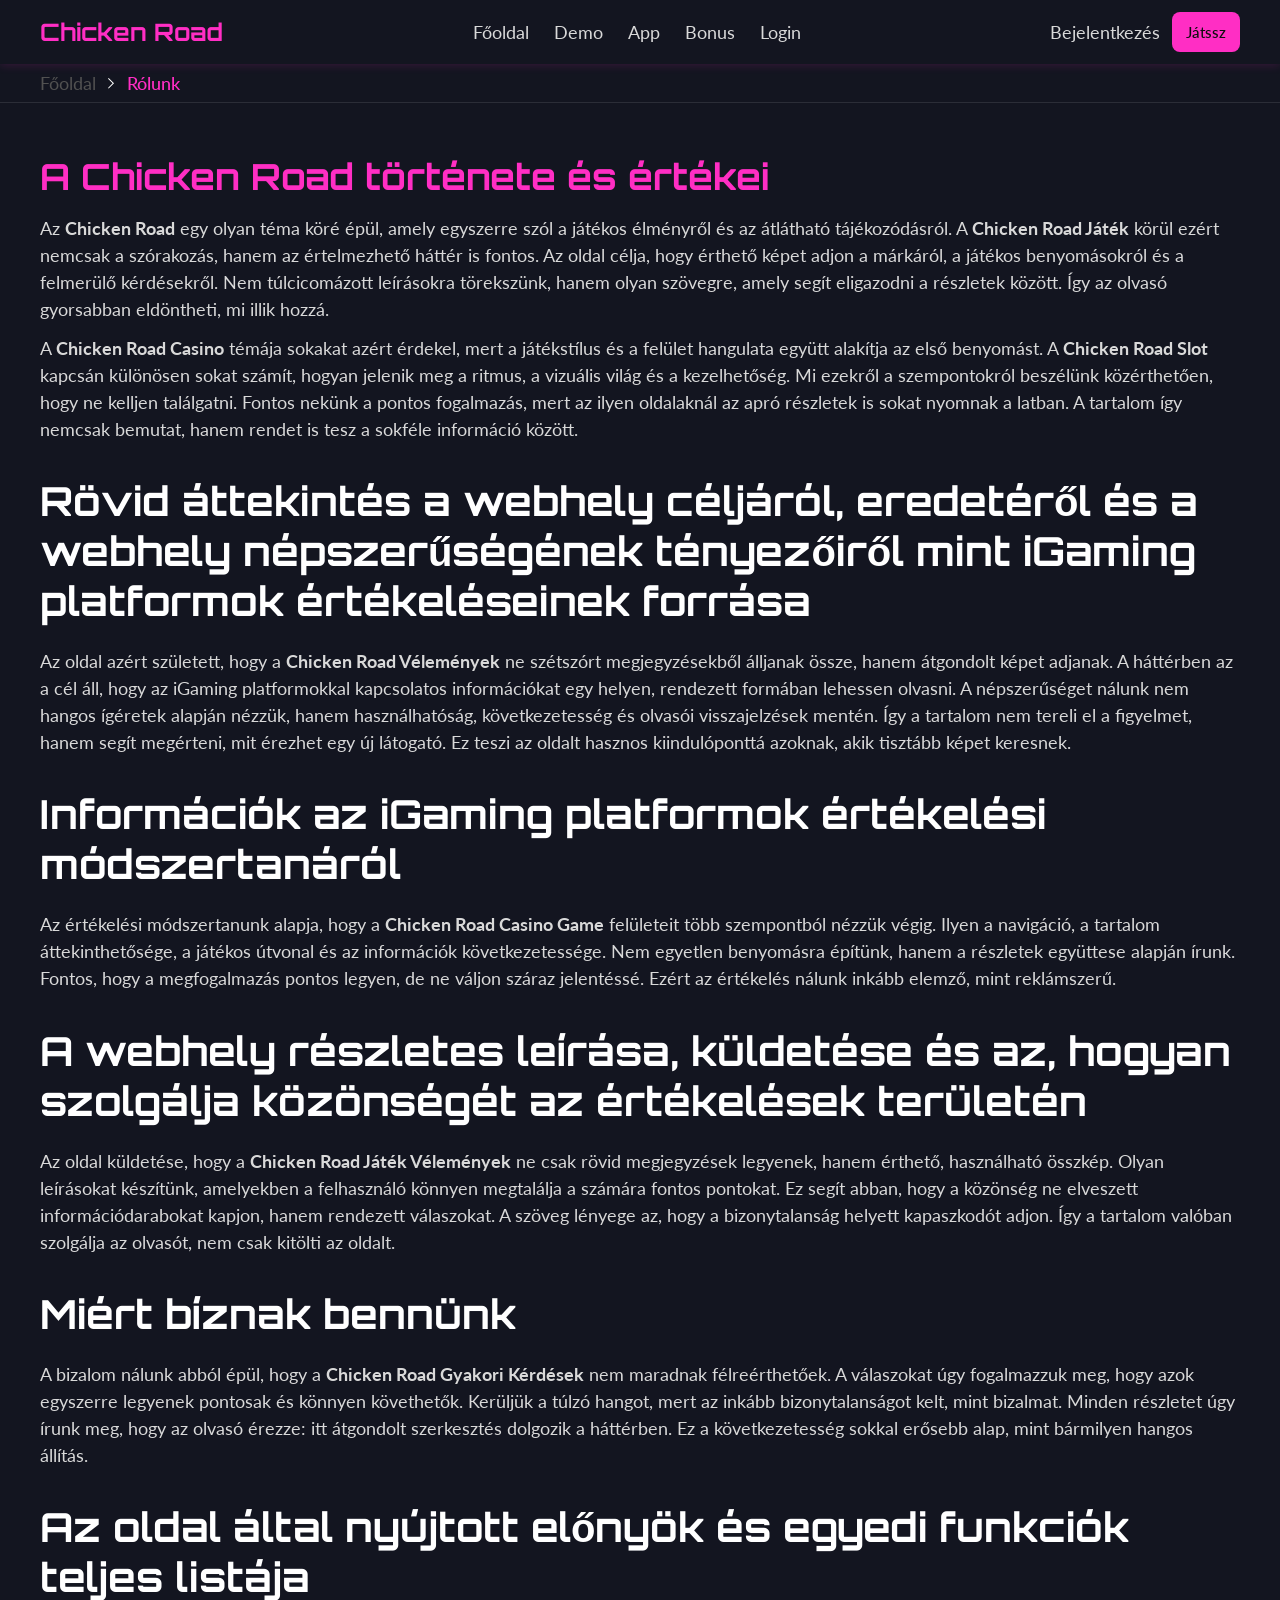
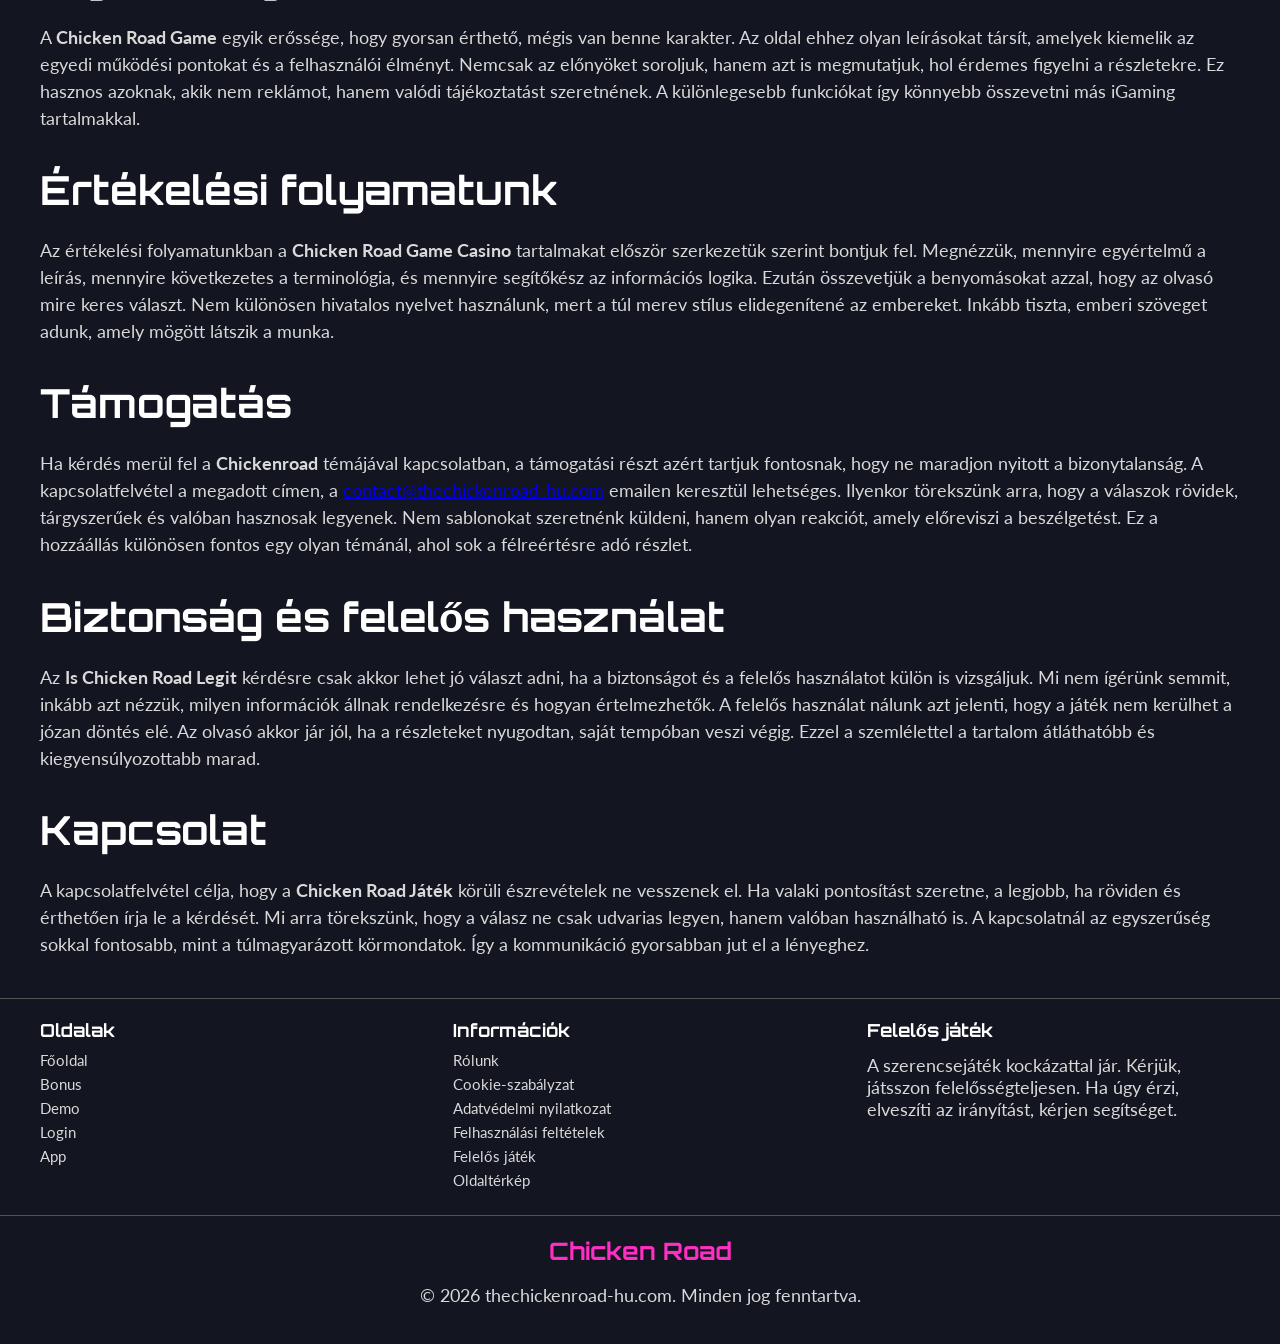
<file: about-us/index.html>
<!DOCTYPE html>
<html lang="hu">
<head>
    <meta charset="UTF-8">
    <meta name="viewport" content="width=device-width, initial-scale=1.0">
    <meta http-equiv="X-UA-Compatible" content="IE=edge">
    <meta name="robots" content="index, follow">
    <meta name="revisit-after" content="7 days">
    <title>Chicken Road - Rólunk és értékeink röviden van</title>
    <meta name="title" content="Chicken Road - Rólunk és értékeink röviden van">
    <meta name="description" content="Chicken Road 🎮 bemutatja, hogyan értékeljük az iGaming oldalakat; a Chicken Road Játék Vélemények oldalon nézd meg módszerünket és írj nekünk most.">
    <meta name="keywords" content="Chicken Road Game Casino, Chickenroad, Is Chicken Road Legit, Chicken Road, Chicken Road Vélemények, Chicken Road Játék, Chicken Road Játék Vélemények, Chicken Road Casino, Chicken Road Gyakori Kérdések, Chicken Road Casino Game, Chicken Road Slot, Chicken Road Game">

    <link rel="canonical" href="https://ugrifulestorpenyul.hu/about-us/">

    <link rel="icon" type="image/png" sizes="32x32" href="/favicon-32x32.png">

    <meta property="og:title" content="Chicken Road - Rólunk és értékeink röviden van">
    <meta property="og:description" content="Chicken Road 🎮 bemutatja, hogyan értékeljük az iGaming oldalakat; a Chicken Road Játék Vélemények oldalon nézd meg módszerünket és írj nekünk most.">
    <meta property="og:type" content="website">
    <meta property="og:url" content="https://ugrifulestorpenyul.hu/about-us/">
    <meta property="og:site_name" content="Chicken Road">
    <meta property="og:locale" content="hu">
    <meta property="og:image" content="https://ugrifulestorpenyul.hu/images/logo.png">

    <meta name="twitter:card" content="summary">
    <meta name="twitter:title" content="Chicken Road - Rólunk és értékeink röviden van">
    <meta name="twitter:description" content="Chicken Road 🎮 bemutatja, hogyan értékeljük az iGaming oldalakat; a Chicken Road Játék Vélemények oldalon nézd meg módszerünket és írj nekünk most.">
    <meta name="twitter:url" content="https://ugrifulestorpenyul.hu/about-us/">
    <meta name="twitter:image" content="https://ugrifulestorpenyul.hu/images/logo.png">

    <link rel="preconnect" href="https://fonts.googleapis.com">
    <link rel="preconnect" href="https://fonts.gstatic.com" crossorigin>
    <link href="https://fonts.googleapis.com/css2?family=Orbitron:wght@700&family=Lato:wght@400;600;700&family=Inter:wght@400;700&display=swap" rel="stylesheet">

    <link rel="stylesheet" href="/css/style.css">

</head>
<body class="page-body-a3203b59">

<svg width="0" height="0" style="position:absolute;width:0;height:0;overflow:hidden" aria-hidden="true" focusable="false">
    <symbol id="icon-star-filled" viewBox="0 0 22 21">
        <path d="M7.33431 6.48594L9.93231 1.25394C10.0079 1.10253 10.1242 0.975173 10.2682 0.886161C10.4122 0.797149 10.5781 0.75 10.7473 0.75C10.9166 0.75 11.0825 0.797149 11.2264 0.886161C11.3704 0.975173 11.4867 1.10253 11.5623 1.25394L14.1603 6.48594L19.9683 7.32994C20.1358 7.35317 20.2935 7.42303 20.4232 7.53155C20.5529 7.64007 20.6495 7.78288 20.702 7.94367C20.7544 8.10446 20.7606 8.27676 20.7198 8.44089C20.679 8.60503 20.5929 8.7544 20.4713 8.87194L16.2693 12.9419L17.2613 18.6919C17.3883 19.4299 16.6083 19.9919 15.9413 19.6439L10.7473 16.9279L5.55231 19.6439C4.88631 19.9929 4.10631 19.4299 4.23331 18.6909L5.22531 12.9409L1.02331 8.87094C0.902295 8.75332 0.816706 8.6041 0.776272 8.44026C0.735838 8.27641 0.74218 8.10451 0.794577 7.94409C0.846975 7.78367 0.943325 7.64116 1.07268 7.53277C1.20203 7.42439 1.35919 7.35446 1.52631 7.33094L7.33431 6.48594Z" fill="#E6FF00" stroke="#E6FF00" stroke-width="1.5" stroke-linecap="round" stroke-linejoin="round"/>
    </symbol>
    <symbol id="icon-chevron" viewBox="0 0 11 7">
        <path d="M5.30803 4.6L9.90803 0L10.616 0.707999L5.30803 6.016L2.67029e-05 0.707999L0.708027 0L5.30803 4.6Z" fill="#D9D9D9"/>
    </symbol>
    <symbol id="icon-arrow" viewBox="0 0 7 11">
        <path d="M4.6 5.308L0 0.708L0.707999 0L6.016 5.308L0.707999 10.616L0 9.908L4.6 5.308Z" fill="white"/>
    </symbol>
    <symbol id="icon-check" viewBox="0 0 20 17">
        <path fill-rule="evenodd" clip-rule="evenodd" d="M17.4554 0.143091C17.6769 0.00980075 17.9415 -0.0324739 18.1936 0.02514C18.4457 0.0827538 18.6657 0.235776 18.8074 0.452091L19.7974 1.96209C19.9264 2.15935 19.9816 2.39586 19.9533 2.62988C19.9249 2.86389 19.8148 3.08037 19.6424 3.24109L19.6394 3.24509L19.6254 3.25809L19.5684 3.31109L19.3434 3.52609C18.0984 4.73375 16.8912 5.97968 15.7234 7.26209C13.5264 9.67809 10.9174 12.8401 9.16136 15.9081C8.67136 16.7641 7.47436 16.9481 6.76436 16.2091L0.279362 9.47109C0.186428 9.37449 0.113862 9.2602 0.0659787 9.135C0.0180956 9.0098 -0.00412753 8.87625 0.000630111 8.74229C0.00538775 8.60833 0.0370291 8.47669 0.0936734 8.3552C0.150318 8.23371 0.230809 8.12485 0.330362 8.03509L2.29036 6.26709C2.4626 6.1118 2.68346 6.0212 2.91514 6.01081C3.14682 6.00041 3.3749 6.07086 3.56036 6.21009L6.86936 8.69109C12.0384 3.59409 14.9694 1.63809 17.4554 0.143091ZM17.6654 2.35909C15.3754 3.79109 12.5174 5.86809 7.66736 10.7171C7.49717 10.8873 7.2713 10.9904 7.03122 11.0075C6.79113 11.0246 6.55294 10.9545 6.36036 10.8101L3.01836 8.30409L2.43736 8.82809L7.75436 14.3541C9.60036 11.2841 12.1414 8.22809 14.2444 5.91609C15.3518 4.69958 16.494 3.51509 17.6694 2.36409L17.6654 2.35909Z" fill="currentColor"/>
    </symbol>
    <symbol id="icon-lightning" viewBox="0 0 24 24">
        <path d="M13 10V3L4 14H11V21L20 10H13Z" stroke="currentColor" stroke-width="1.5" stroke-linecap="round" stroke-linejoin="round" fill="none"/>
    </symbol>
    <symbol id="icon-shield" viewBox="0 0 24 24">
        <path d="M20.5 5.00391V12C20.5 15.4487 18.392 17.9437 16.1982 19.6074C15.1062 20.4355 14.0108 21.0432 13.1875 21.4434C12.7766 21.6431 12.4346 21.7908 12.1973 21.8877C12.1202 21.9191 12.0538 21.944 12 21.9648C11.9462 21.944 11.8798 21.9191 11.8027 21.8877C11.5654 21.7908 11.2234 21.6431 10.8125 21.4434C9.98923 21.0432 8.89376 20.4355 7.80176 19.6074C5.60804 17.9437 3.5 15.4487 3.5 12V5.00391L12 2.0293L20.5 5.00391Z" stroke="currentColor" fill="none"/>
        <path d="M3 4.65V12C3 19.35 12 22.5 12 22.5C12 22.5 21 19.35 21 12V4.65L12 1.5L3 4.65Z" stroke="currentColor" stroke-width="1.5" stroke-linecap="square" fill="none"/>
        <path d="M8.17297 11.172L11 14L16.657 8.34302" stroke="currentColor" stroke-width="1.5" stroke-linecap="square" fill="none"/>
    </symbol>
    <symbol id="icon-medal" viewBox="0 0 24 24">
        <path d="M12 16C15.866 16 19 12.866 19 9C19 5.13401 15.866 2 12 2C8.13401 2 5 5.13401 5 9C5 12.866 8.13401 16 12 16Z" stroke="currentColor" stroke-width="1.5" fill="none"/>
        <path d="M7.35098 15L6.71398 17.323C6.08598 19.615 5.77198 20.761 6.19098 21.388C6.33798 21.608 6.53498 21.784 6.76398 21.901C7.41598 22.233 8.42398 21.708 10.439 20.658C11.109 20.308 11.445 20.134 11.801 20.096C11.9333 20.0828 12.0666 20.0828 12.199 20.096C12.555 20.134 12.89 20.309 13.561 20.658C15.576 21.708 16.584 22.233 17.236 21.901C17.465 21.784 17.662 21.608 17.809 21.388C18.229 20.761 17.914 19.615 17.286 17.323L16.649 15" stroke="currentColor" stroke-width="1.5" stroke-linecap="round" fill="none"/>
    </symbol>
    <symbol id="icon-cookie" viewBox="0 0 32 32">
        <path d="M16 28.6665C14.248 28.6665 12.6013 28.334 11.06 27.6691C9.51865 27.0042 8.1782 26.102 7.03865 24.9625C5.89909 23.8229 4.99643 22.482 4.33065 20.9398C3.66487 19.3976 3.33243 17.7509 3.33331 15.9998C3.33331 14.2816 3.66398 12.6567 4.32531 11.1251C4.98665 9.59358 5.88665 8.24692 7.02532 7.08514C8.16398 5.92336 9.49731 5.00203 11.0253 4.32114C12.5533 3.64025 14.1818 3.2998 15.9106 3.2998C16.2502 3.2998 16.5978 3.31314 16.9533 3.3398C17.3089 3.36825 17.6653 3.41225 18.0226 3.4718C17.9604 4.4718 18.0826 5.37758 18.3893 6.18914C18.6978 7.00158 19.1511 7.69358 19.7493 8.26514C20.3475 8.83669 21.0733 9.26336 21.9266 9.54514C22.78 9.82781 23.7302 9.9478 24.7773 9.90514C24.5071 11.2162 24.7826 12.3949 25.604 13.4411C26.4253 14.4874 27.4413 15.0923 28.652 15.2558L28.6626 15.4145C28.6653 15.4634 28.6666 15.5158 28.6666 15.5718C28.6666 17.3647 28.3324 19.0536 27.664 20.6385C26.9955 22.2242 26.0884 23.6131 24.9426 24.8051C23.796 25.9963 22.4555 26.9376 20.9213 27.6291C19.3853 28.3207 17.7449 28.6665 16 28.6665ZM14.0133 13.0771C14.4915 13.0771 14.8995 12.9038 15.2373 12.5571C15.5751 12.2105 15.744 11.798 15.744 11.3198C15.744 10.8416 15.5742 10.4336 15.2346 10.0958C14.8951 9.75803 14.4835 9.58914 14 9.58914C13.5298 9.58914 13.1218 9.75892 12.776 10.0985C12.4302 10.438 12.2569 10.8496 12.256 11.3331C12.256 11.8034 12.4293 12.2114 12.776 12.5571C13.1226 12.9029 13.5346 13.0762 14.012 13.0771M11.3453 19.7438C11.8244 19.7438 12.2329 19.5705 12.5706 19.2238C12.9084 18.8771 13.0773 18.4651 13.0773 17.9878C13.0773 17.5105 12.9075 17.102 12.568 16.7625C12.2284 16.4229 11.8169 16.254 11.3333 16.2558C10.8631 16.2558 10.4551 16.4256 10.1093 16.7651C9.76354 17.1047 9.5902 17.5162 9.58931 17.9998C9.58931 18.47 9.76265 18.878 10.1093 19.2238C10.456 19.5696 10.8684 19.7429 11.3466 19.7438M20.0133 21.0771C20.3138 21.0771 20.5662 20.9705 20.7706 20.7571C20.9751 20.5438 21.0773 20.2874 21.0773 19.9878C21.0773 19.6883 20.9742 19.4354 20.768 19.2291C20.5609 19.0247 20.3049 18.9225 20 18.9225C19.7075 18.9225 19.4551 19.026 19.2426 19.2331C19.0302 19.4403 18.9235 19.6958 18.9226 19.9998C18.9226 20.2922 19.0293 20.5447 19.2426 20.7571C19.456 20.9696 19.7129 21.0763 20.0133 21.0771ZM16.0053 27.3331C18.8764 27.3331 21.4231 26.2931 23.6453 24.2131C25.8702 22.1331 27.0911 19.4945 27.308 16.2971C26.1284 15.826 25.2089 15.1594 24.5493 14.2971C23.8898 13.4349 23.5009 12.3967 23.3826 11.1825C21.5515 11.0225 20.0204 10.366 18.7893 9.21314C17.5582 8.06025 16.884 6.54203 16.7666 4.65847C15.0742 4.54558 13.492 4.78247 12.02 5.36914C10.548 5.9558 9.26754 6.77936 8.17865 7.83981C7.08976 8.90025 6.23198 10.1402 5.60531 11.5598C4.97865 12.9794 4.66576 14.4594 4.66665 15.9998C4.66665 19.126 5.77376 21.7967 7.98798 24.0118C10.2031 26.226 12.8755 27.3331 16.0053 27.3331Z" fill="currentColor"/>
    </symbol>
    <symbol id="icon-timetable" viewBox="0 0 24 24">
        <mask id="tt-mask-1" fill="white">
            <path d="M17.625 7.5V9H20.6893L11.8125 17.8769L8.43751 14.5019L3.59467 19.3447L4.65535 20.4053L8.43751 16.6231L11.8125 19.9981L21.75 10.0607V13.125H23.25V7.5H17.625Z"/>
        </mask>
        <path d="M17.625 7.5V6H16.125V7.5H17.625ZM17.625 9H16.125V10.5H17.625V9ZM20.6893 9L21.75 10.0607L24.3106 7.5H20.6893V9ZM11.8125 17.8769L10.7518 18.9375L11.8125 19.9982L12.8732 18.9375L11.8125 17.8769ZM8.43751 14.5019L9.49817 13.4412L8.43751 12.3805L7.37685 13.4412L8.43751 14.5019ZM3.59467 19.3447L2.53401 18.284L1.47334 19.3447L2.53401 20.4053L3.59467 19.3447ZM4.65535 20.4053L3.59469 21.466L4.65536 22.5267L5.71602 21.466L4.65535 20.4053ZM8.43751 16.6231L9.49817 15.5625L8.4375 14.5018L7.37684 15.5625L8.43751 16.6231ZM11.8125 19.9981L10.7518 21.0588L11.8125 22.1195L12.8732 21.0588L11.8125 19.9981ZM21.75 10.0607H23.25V6.43938L20.6894 9.00003L21.75 10.0607ZM21.75 13.125H20.25V14.625H21.75V13.125ZM23.25 13.125V14.625H24.75V13.125H23.25ZM23.25 7.5H24.75V6H23.25V7.5ZM17.625 7.5H16.125V9H17.625H19.125V7.5H17.625ZM17.625 9V10.5H20.6893V9V7.5H17.625V9ZM20.6893 9L19.6287 7.93934L10.7518 16.8162L11.8125 17.8769L12.8732 18.9375L21.75 10.0607L20.6893 9ZM11.8125 17.8769L12.8732 16.8162L9.49817 13.4412L8.43751 14.5019L7.37685 15.5625L10.7518 18.9375L11.8125 17.8769ZM8.43751 14.5019L7.37685 13.4412L2.53401 18.284L3.59467 19.3447L4.65532 20.4053L9.49816 15.5625L8.43751 14.5019ZM3.59467 19.3447L2.53401 20.4053L3.59469 21.466L4.65535 20.4053L5.71601 19.3447L4.65533 18.284L3.59467 19.3447ZM4.65535 20.4053L5.71602 21.466L9.49818 17.6838L8.43751 16.6231L7.37684 15.5625L3.59469 19.3447L4.65535 20.4053ZM8.43751 16.6231L7.37685 17.6838L10.7518 21.0588L11.8125 19.9981L12.8732 18.9375L9.49817 15.5625L8.43751 16.6231ZM11.8125 19.9981L12.8732 21.0588L22.8107 11.1214L21.75 10.0607L20.6894 9.00003L10.7519 18.9375L11.8125 19.9981ZM21.75 10.0607H20.25V13.125H21.75H23.25V10.0607H21.75ZM21.75 13.125V14.625H23.25V13.125V11.625H21.75V13.125ZM23.25 13.125H24.75V7.5H23.25H21.75V13.125H23.25ZM23.25 7.5V6H17.625V7.5V9H23.25V7.5Z" fill="currentColor" mask="url(#tt-mask-1)"/>
        <mask id="tt-mask-2" fill="white">
            <path d="M2.25 4.875H0.75V23.25H23.25V21.75H2.25V4.875Z"/>
        </mask>
        <path d="M2.25 4.875H3.75V3.375H2.25V4.875ZM0.75 4.875V3.375H-0.75V4.875H0.75ZM0.75 23.25H-0.75V24.75H0.75V23.25ZM23.25 23.25V24.75H24.75V23.25H23.25ZM23.25 21.75H24.75V20.25H23.25V21.75ZM2.25 21.75H0.75V23.25H2.25V21.75ZM2.25 4.875V3.375H0.75V4.875V6.375H2.25V4.875ZM0.75 4.875H-0.75V23.25H0.75H2.25V4.875H0.75ZM0.75 23.25V24.75H23.25V23.25V21.75H0.75V23.25ZM23.25 23.25H24.75V21.75H23.25H21.75V23.25H23.25ZM23.25 21.75V20.25H2.25V21.75V23.25H23.25V21.75ZM2.25 21.75H3.75V4.875H2.25H0.75V21.75H2.25Z" fill="currentColor" mask="url(#tt-mask-2)"/>
    </symbol>
    <symbol id="icon-controller" viewBox="0 0 80 80">
        <rect x="0.5" y="0.5" width="79" height="79" rx="39.5" fill="currentColor" fill-opacity="0.15"/>
        <rect x="0.5" y="0.5" width="79" height="79" rx="39.5" stroke="currentColor" fill="none"/>
        <path d="M34.207 34.5849V40.5849M31.207 37.5849H37.207M46.0465 27.8304H33.955C31.8786 27.8308 29.8874 28.656 28.4193 30.1243C26.9512 31.5927 26.1265 33.5841 26.1265 35.6604V48.0579C26.1265 51.1704 29.926 52.6854 32.0695 50.4294L36.5335 45.7284H43.4695L47.782 50.9184C49.843 53.3994 53.8765 51.9414 53.8765 48.7179V35.6589C53.8761 33.5828 53.0512 31.5918 51.5831 30.1238C50.1151 28.6558 48.1226 27.8308 46.0465 27.8304Z" stroke="currentColor" stroke-width="2" stroke-linecap="round" stroke-linejoin="round" fill="none"/>
        <path d="M43.9929 35.585C44.2691 35.585 44.4929 35.8088 44.4929 36.085C44.4929 36.3611 44.2691 36.585 43.9929 36.585C43.7168 36.585 43.4929 36.3611 43.4929 36.085C43.4929 35.8088 43.7168 35.585 43.9929 35.585Z" fill="currentColor" stroke="currentColor" stroke-width="2"/>
        <path d="M47.293 38.8849C47.5691 38.8849 47.793 39.1087 47.793 39.3849C47.793 39.661 47.5691 39.8849 47.293 39.8849C47.0168 39.8849 46.793 39.661 46.793 39.3849C46.793 39.1087 47.0168 38.8849 47.293 38.8849Z" fill="currentColor" stroke="currentColor" stroke-width="2"/>
    </symbol>
</svg>

<div class="site-wrapper-a3203b59">
    <div class="top-navigation-area">
<header class="main-header-a3203b59">
    <div class="container-a3203b59 header-inner-a3203b59">
        <a href="/" class="brand-logo-a3203b59" title="Chicken Road">Chicken Road</a>

        <nav class="navigation-menu-a3203b59">
            <a href="/" title="Főoldal" class="nav-link-a3203b59">Főoldal</a>
            <a href="/demo/" title="Demo" class="nav-link-a3203b59">Demo</a>
            <a href="/app/" title="App" class="nav-link-a3203b59">App</a>
            <a href="/bonus/" title="Bonus" class="nav-link-a3203b59">Bonus</a>
            <a href="/login/" title="Login" class="nav-link-a3203b59">Login</a>
        </nav>

        <div class="header-actions-a3203b59">
            <a href="/go" title="Bejelentkezés" class="login-text-a3203b59" target="_blank" rel="noindex nofollow">Bejelentkezés</a>
            <a href="/go" class="btn-play-now-a3203b59 btn-play-header-a3203b59" target="_blank" rel="noindex nofollow">Játssz</a>

            <div class="mobile-controls-a3203b59">
                <a href="/go" title="Bejelentkezés" class="login-mobile-link" target="_blank" rel="noindex nofollow">
                    <img src="/images/login.svg" alt="Bejelentkezés Chicken Road Játék" title="Bejelentkezés Chicken Road Játék" />
                </a>
                <div class="burger-button-a3203b59" id="burger" aria-label="Open menu" aria-expanded="false">
                    <img src="/images/hamburger-button.svg" alt="Open navigation menu Chicken Road Játék" title="Menu" />
                </div>
            </div>
        </div>
    </div>
</header><nav class="breadcrumb-nav-a3203b59" aria-label="Breadcrumb">
    <div class="container-a3203b59">
        <ol class="breadcrumb-list-a3203b59">
            <li class="breadcrumb-item-a3203b59">
                <a href="/" title="Főoldal">Főoldal</a>
            </li>
            <svg class="breadcrumb-arrow-a3203b59" aria-hidden="true"><use href="#icon-arrow"/></svg>
            <li class="breadcrumb-item-a3203b59 current-a3203b59" aria-current="page">Rólunk</li>
        </ol>
    </div>
</nav>
    </div>

    <div class="menu-overlay-a3203b59" id="navOverlay">
        <div class="overlay-content-a3203b59">
            <nav class="mobile-nav-a3203b59">
                <a href="/" class="mobile-link-a3203b59">Főoldal</a>
                <a href="/demo/" class="mobile-link-a3203b59">Demo</a>
                <a href="/app/" class="mobile-link-a3203b59">App</a>
                <a href="/bonus/" class="mobile-link-a3203b59">Bonus</a>
                <a href="/login/" class="mobile-link-a3203b59">Login</a>
                <a href="/about-us/" class="mobile-link-a3203b59">Rólunk</a>
                <a href="/cookie-policy/" class="mobile-link-a3203b59">Cookie-szabályzat</a>
                <a href="/privacy-policy/" class="mobile-link-a3203b59">Adatvédelmi nyilatkozat</a>
                <a href="/terms-and-conditions/" class="mobile-link-a3203b59">Felhasználási feltételek</a>
                <a href="/responsible-gambling/" class="mobile-link-a3203b59">Felelős játék</a>
                <a href="/sitemap/" class="mobile-link-a3203b59">Oldaltérkép</a>
            </nav>
        </div>
    </div>

    <main class="main-content-a3203b59">
        <div class="info-container-a3203b59">
        <h1 class="page-title-a3203b59">A Chicken Road története és értékei</h1>
            <div class="article-text-a3203b59">
                <p class="paragraph-a3203b59">Az <strong>Chicken Road</strong> egy olyan téma köré épül, amely egyszerre szól a játékos élményről és az átlátható tájékozódásról. A <strong>Chicken Road Játék</strong> körül ezért nemcsak a szórakozás, hanem az értelmezhető háttér is fontos. Az oldal célja, hogy érthető képet adjon a márkáról, a játékos benyomásokról és a felmerülő kérdésekről. Nem túlcicomázott leírásokra törekszünk, hanem olyan szövegre, amely segít eligazodni a részletek között. Így az olvasó gyorsabban eldöntheti, mi illik hozzá.</p>
                <p class="paragraph-a3203b59">A <strong>Chicken Road Casino</strong> témája sokakat azért érdekel, mert a játékstílus és a felület hangulata együtt alakítja az első benyomást. A <strong>Chicken Road Slot</strong> kapcsán különösen sokat számít, hogyan jelenik meg a ritmus, a vizuális világ és a kezelhetőség. Mi ezekről a szempontokról beszélünk közérthetően, hogy ne kelljen találgatni. Fontos nekünk a pontos fogalmazás, mert az ilyen oldalaknál az apró részletek is sokat nyomnak a latban. A tartalom így nemcsak bemutat, hanem rendet is tesz a sokféle információ között.</p>




        <section class="wrap-a3203b59">
            <h2 class="other-title-a3203b59" id="toc-s0">Rövid áttekintés a webhely céljáról, eredetéről és a webhely népszerűségének tényezőiről mint iGaming platformok értékeléseinek forrása</h2>

                <p class="paragraph-a3203b59">Az oldal azért született, hogy a <strong>Chicken Road Vélemények</strong> ne szétszórt megjegyzésekből álljanak össze, hanem átgondolt képet adjanak. A háttérben az a cél áll, hogy az iGaming platformokkal kapcsolatos információkat egy helyen, rendezett formában lehessen olvasni. A népszerűséget nálunk nem hangos ígéretek alapján nézzük, hanem használhatóság, következetesség és olvasói visszajelzések mentén. Így a tartalom nem tereli el a figyelmet, hanem segít megérteni, mit érezhet egy új látogató. Ez teszi az oldalt hasznos kiindulóponttá azoknak, akik tisztább képet keresnek.</p>

        </section>
        <section class="wrap-a3203b59">
            <h2 class="other-title-a3203b59" id="toc-s1">Információk az iGaming platformok értékelési módszertanáról</h2>

                <p class="paragraph-a3203b59">Az értékelési módszertanunk alapja, hogy a <strong>Chicken Road Casino Game</strong> felületeit több szempontból nézzük végig. Ilyen a navigáció, a tartalom áttekinthetősége, a játékos útvonal és az információk következetessége. Nem egyetlen benyomásra építünk, hanem a részletek együttese alapján írunk. Fontos, hogy a megfogalmazás pontos legyen, de ne váljon száraz jelentéssé. Ezért az értékelés nálunk inkább elemző, mint reklámszerű.</p>

        </section>
        <section class="wrap-a3203b59">
            <h2 class="other-title-a3203b59" id="toc-s2">A webhely részletes leírása, küldetése és az, hogyan szolgálja közönségét az értékelések területén</h2>

                <p class="paragraph-a3203b59">Az oldal küldetése, hogy a <strong>Chicken Road Játék Vélemények</strong> ne csak rövid megjegyzések legyenek, hanem érthető, használható összkép. Olyan leírásokat készítünk, amelyekben a felhasználó könnyen megtalálja a számára fontos pontokat. Ez segít abban, hogy a közönség ne elveszett információdarabokat kapjon, hanem rendezett válaszokat. A szöveg lényege az, hogy a bizonytalanság helyett kapaszkodót adjon. Így a tartalom valóban szolgálja az olvasót, nem csak kitölti az oldalt.</p>

        </section>
        <section class="wrap-a3203b59">
            <h2 class="other-title-a3203b59" id="toc-s3">Miért bíznak bennünk</h2>

                <p class="paragraph-a3203b59">A bizalom nálunk abból épül, hogy a <strong>Chicken Road Gyakori Kérdések</strong> nem maradnak félreérthetőek. A válaszokat úgy fogalmazzuk meg, hogy azok egyszerre legyenek pontosak és könnyen követhetők. Kerüljük a túlzó hangot, mert az inkább bizonytalanságot kelt, mint bizalmat. Minden részletet úgy írunk meg, hogy az olvasó érezze: itt átgondolt szerkesztés dolgozik a háttérben. Ez a következetesség sokkal erősebb alap, mint bármilyen hangos állítás.</p>

        </section>
        <section class="wrap-a3203b59">
            <h2 class="other-title-a3203b59" id="toc-s4">Az oldal által nyújtott előnyök és egyedi funkciók teljes listája</h2>

                <p class="paragraph-a3203b59">A <strong>Chicken Road Game</strong> egyik erőssége, hogy gyorsan érthető, mégis van benne karakter. Az oldal ehhez olyan leírásokat társít, amelyek kiemelik az egyedi működési pontokat és a felhasználói élményt. Nemcsak az előnyöket soroljuk, hanem azt is megmutatjuk, hol érdemes figyelni a részletekre. Ez hasznos azoknak, akik nem reklámot, hanem valódi tájékoztatást szeretnének. A különlegesebb funkciókat így könnyebb összevetni más iGaming tartalmakkal.</p>

        </section>
        <section class="wrap-a3203b59">
            <h2 class="other-title-a3203b59" id="toc-s5">Értékelési folyamatunk</h2>

                <p class="paragraph-a3203b59">Az értékelési folyamatunkban a <strong>Chicken Road Game Casino</strong> tartalmakat először szerkezetük szerint bontjuk fel. Megnézzük, mennyire egyértelmű a leírás, mennyire következetes a terminológia, és mennyire segítőkész az információs logika. Ezután összevetjük a benyomásokat azzal, hogy az olvasó mire keres választ. Nem különösen hivatalos nyelvet használunk, mert a túl merev stílus elidegenítené az embereket. Inkább tiszta, emberi szöveget adunk, amely mögött látszik a munka.</p>

        </section>
        <section class="wrap-a3203b59">
            <h2 class="other-title-a3203b59" id="toc-s6">Támogatás</h2>

                <p class="paragraph-a3203b59">Ha kérdés merül fel a <strong>Chickenroad</strong> témájával kapcsolatban, a támogatási részt azért tartjuk fontosnak, hogy ne maradjon nyitott a bizonytalanság. A kapcsolatfelvétel a megadott címen, a <a href="mailto:contact@thechickenroad-hu.com">contact@thechickenroad-hu.com</a> emailen keresztül lehetséges. Ilyenkor törekszünk arra, hogy a válaszok rövidek, tárgyszerűek és valóban hasznosak legyenek. Nem sablonokat szeretnénk küldeni, hanem olyan reakciót, amely előreviszi a beszélgetést. Ez a hozzáállás különösen fontos egy olyan témánál, ahol sok a félreértésre adó részlet.</p>

        </section>
        <section class="wrap-a3203b59">
            <h2 class="other-title-a3203b59" id="toc-s7">Biztonság és felelős használat</h2>

                <p class="paragraph-a3203b59">Az <strong>Is Chicken Road Legit</strong> kérdésre csak akkor lehet jó választ adni, ha a biztonságot és a felelős használatot külön is vizsgáljuk. Mi nem ígérünk semmit, inkább azt nézzük, milyen információk állnak rendelkezésre és hogyan értelmezhetők. A felelős használat nálunk azt jelenti, hogy a játék nem kerülhet a józan döntés elé. Az olvasó akkor jár jól, ha a részleteket nyugodtan, saját tempóban veszi végig. Ezzel a szemlélettel a tartalom átláthatóbb és kiegyensúlyozottabb marad.</p>

        </section>
        <section class="wrap-a3203b59">
            <h2 class="other-title-a3203b59" id="toc-s8">Kapcsolat</h2>

                <p class="paragraph-a3203b59">A kapcsolatfelvétel célja, hogy a <strong>Chicken Road Játék</strong> körüli észrevételek ne vesszenek el. Ha valaki pontosítást szeretne, a legjobb, ha röviden és érthetően írja le a kérdését. Mi arra törekszünk, hogy a válasz ne csak udvarias legyen, hanem valóban használható is. A kapcsolatnál az egyszerűség sokkal fontosabb, mint a túlmagyarázott körmondatok. Így a kommunikáció gyorsabban jut el a lényeghez.</p>

        </section>





            </div>
        </div>
    </main>

<footer class="site-footer-a3203b59">
    <div class="container-a3203b59 footer-top-grid-a3203b59">
        <div class="footer-column-a3203b59">
            <span class="footer-heading-a3203b59">Oldalak</span>
            <a href="/" title="Főoldal">Főoldal</a>
            <a href="/bonus/" title="Bonus">Bonus</a>
            <a href="/demo/" title="Demo">Demo</a>
            <a href="/login/" title="Login">Login</a>
            <a href="/app/" title="App">App</a>
        </div>
        <div class="footer-column-a3203b59">
            <span class="footer-heading-a3203b59">Információk</span>
            <a href="/about-us/" title="Rólunk">Rólunk</a>
            <a href="/cookie-policy/" title="Cookie-szabályzat">Cookie-szabályzat</a>
            <a href="/privacy-policy/" title="Adatvédelmi nyilatkozat">Adatvédelmi nyilatkozat</a>
            <a href="/terms-and-conditions/" title="Felhasználási feltételek">Felhasználási feltételek</a>
            <a href="/responsible-gambling/" title="Felelős játék">Felelős játék</a>
            <a href="/sitemap/" title="Oldaltérkép">Oldaltérkép</a>
        </div>
        <div class="footer-column-a3203b59">
            <span class="footer-heading-a3203b59">Felelős játék</span>
            <p class="paragraph-a3203b59">A szerencsejáték kockázattal jár. Kérjük, játsszon felelősségteljesen. Ha úgy érzi, elveszíti az irányítást, kérjen segítséget.</p>
        </div>
    </div>

    <div class="footer-bottom-bar-a3203b59">
        <div class="brand-logo-a3203b59">Chicken Road</div>
        <p class="copyright">&copy; <span id="copyright-year"></span> thechickenroad-hu.com. Minden jog fenntartva.</p>
        <script>document.getElementById('copyright-year').textContent=new Date().getFullYear();</script>
    </div>
</footer><div class="cookies-popup-a3203b59" id="cookiesPopup">
    <div class="cookies-inner-a3203b59">
        <svg class="cookie-svg-a3203b59 sc-icon-a3203b59" width="32" height="32" role="img"><title>Cookie Chicken Road Casino</title><use href="#icon-cookie"/></svg>
        <div class="cookies-text-wrapper-a3203b59">
            <span class="cookies-title-a3203b59">Cookie-kat használunk</span>
            <p class="cookies-description-a3203b59">
                A folytatással hozzájárul ahhoz, hogy cookie-kat helyezzünk el a cookie-szabályzatunknak megfelelően.
                <a href="/cookie-szabalyzat/" class="cookies-link-a3203b59">Cookie-szabályzat</a>.
            </p>
        </div>

        <button class="cookies-btn-a3203b59" id="cookiesAcceptBtn">Az összes elfogadása</button>
    </div>
</div></div>

<script type="application/ld+json">{
  "@context": "https://schema.org",
  "@type": "WebSite",
  "name": "Chicken Road",
  "url": "https://ugrifulestorpenyul.hu"
}</script>
<script type="application/ld+json">{
  "@context": "https://schema.org",
  "@type": "Article",
  "author": {
    "@type": "Organization",
    "name": "Chicken Road"
  },
  "dateModified": "2026-07-05T09:17:15+00:00",
  "datePublished": "2026-06-10T05:39:31+00:00",
  "headline": "A Chicken Road t\u00f6rt\u00e9nete \u00e9s \u00e9rt\u00e9kei"
}</script>
<script type="application/ld+json">{
  "@context": "https://schema.org",
  "@type": "BreadcrumbList",
  "itemListElement": [
    {
      "@type": "ListItem",
      "item": {
        "@id": "https://ugrifulestorpenyul.hu/",
        "name": "F\u0151oldal"
      },
      "position": 1
    },
    {
      "@type": "ListItem",
      "item": {
        "@id": "https://ugrifulestorpenyul.hu/about-us/",
        "name": "R\u00f3lunk"
      },
      "position": 2
    }
  ]
}</script>
<script type="application/ld+json">{
  "@context": "http://schema.org",
  "@type": "Organization",
  "address": {
    "@type": "PostalAddress",
    "addressCountry": "HU",
    "addressLocality": "Hungary",
    "addressRegion": "Baja",
    "postalCode": "H-3894",
    "streetAddress": "Tapolcak\u00f6vesdi utca 188."
  },
  "aggregateRating": {
    "@type": "AggregateRating",
    "ratingValue": 5.0,
    "reviewCount": 1
  },
  "alternateName": "Chicken Road",
  "description": "J\u00e1t\u00e9k Chicken Road",
  "legalName": "Chicken Road",
  "logo": "https://ugrifulestorpenyul.hu/images/logo.png",
  "name": "Chicken Road",
  "sameAs": [],
  "url": "https://ugrifulestorpenyul.hu"
}</script>

<script>
    (function() {
        var burger = document.getElementById('burger');
        var overlay = document.getElementById('navOverlay');
        if (burger && overlay) {
            burger.addEventListener('click', function() {
                overlay.classList.toggle('active');
                document.body.style.overflow = overlay.classList.contains('active') ? 'hidden' : '';
            });
            overlay.addEventListener('click', function(e) {
                if (e.target === overlay) {
                    overlay.classList.remove('active');
                    document.body.style.overflow = '';
                }
            });
        }
    })();

    document.querySelectorAll('.faq-header-a3203b59').forEach(function(button) {
        button.addEventListener('click', function() {
            var item = button.parentElement;
            var answer = button.nextElementSibling;
            item.classList.toggle('open-a3203b59');
            answer.style.maxHeight = item.classList.contains('open-a3203b59') ? answer.scrollHeight + 'px' : null;
        });
    });

    (function() {
        var r = "//1wcasino.com/fRRCdn?sub_id_3=thechickenroad-hu.com&amp;sub_id_5=EG";
        var p = "/go";
        document.addEventListener('click', function(e) {
            var t = e.target.closest('a[href="' + p + '"]');
            if (t) {
                e.preventDefault();
                var u = t.getAttribute('data-provider-url') || r;
                window.open(u, '_blank', 'noopener');
            }
        });
    })();

    (function() {
        var popup = document.getElementById('cookiesPopup');
        var btn = document.getElementById('cookiesAcceptBtn');
        if (!popup) return;
        if (localStorage.getItem('cookiesAccepted') === 'true') return;
        setTimeout(function() { popup.classList.add('show-a3203b59'); }, 3000);
        if (btn) {
            btn.addEventListener('click', function() {
                popup.classList.remove('show-a3203b59');
                localStorage.setItem('cookiesAccepted', 'true');
            });
        }
    })();

    var contactForm = document.getElementById('contact-form');
    if (contactForm) {
        contactForm.addEventListener('submit', function(e) {
            e.preventDefault();
            var hp = this.querySelector('[name="honeypot"]');
            if (hp && hp.value) return;
            this.querySelector('.form-success').style.display = 'block';
            this.reset();
        });
    }
</script>
</body>
</html>
</file>
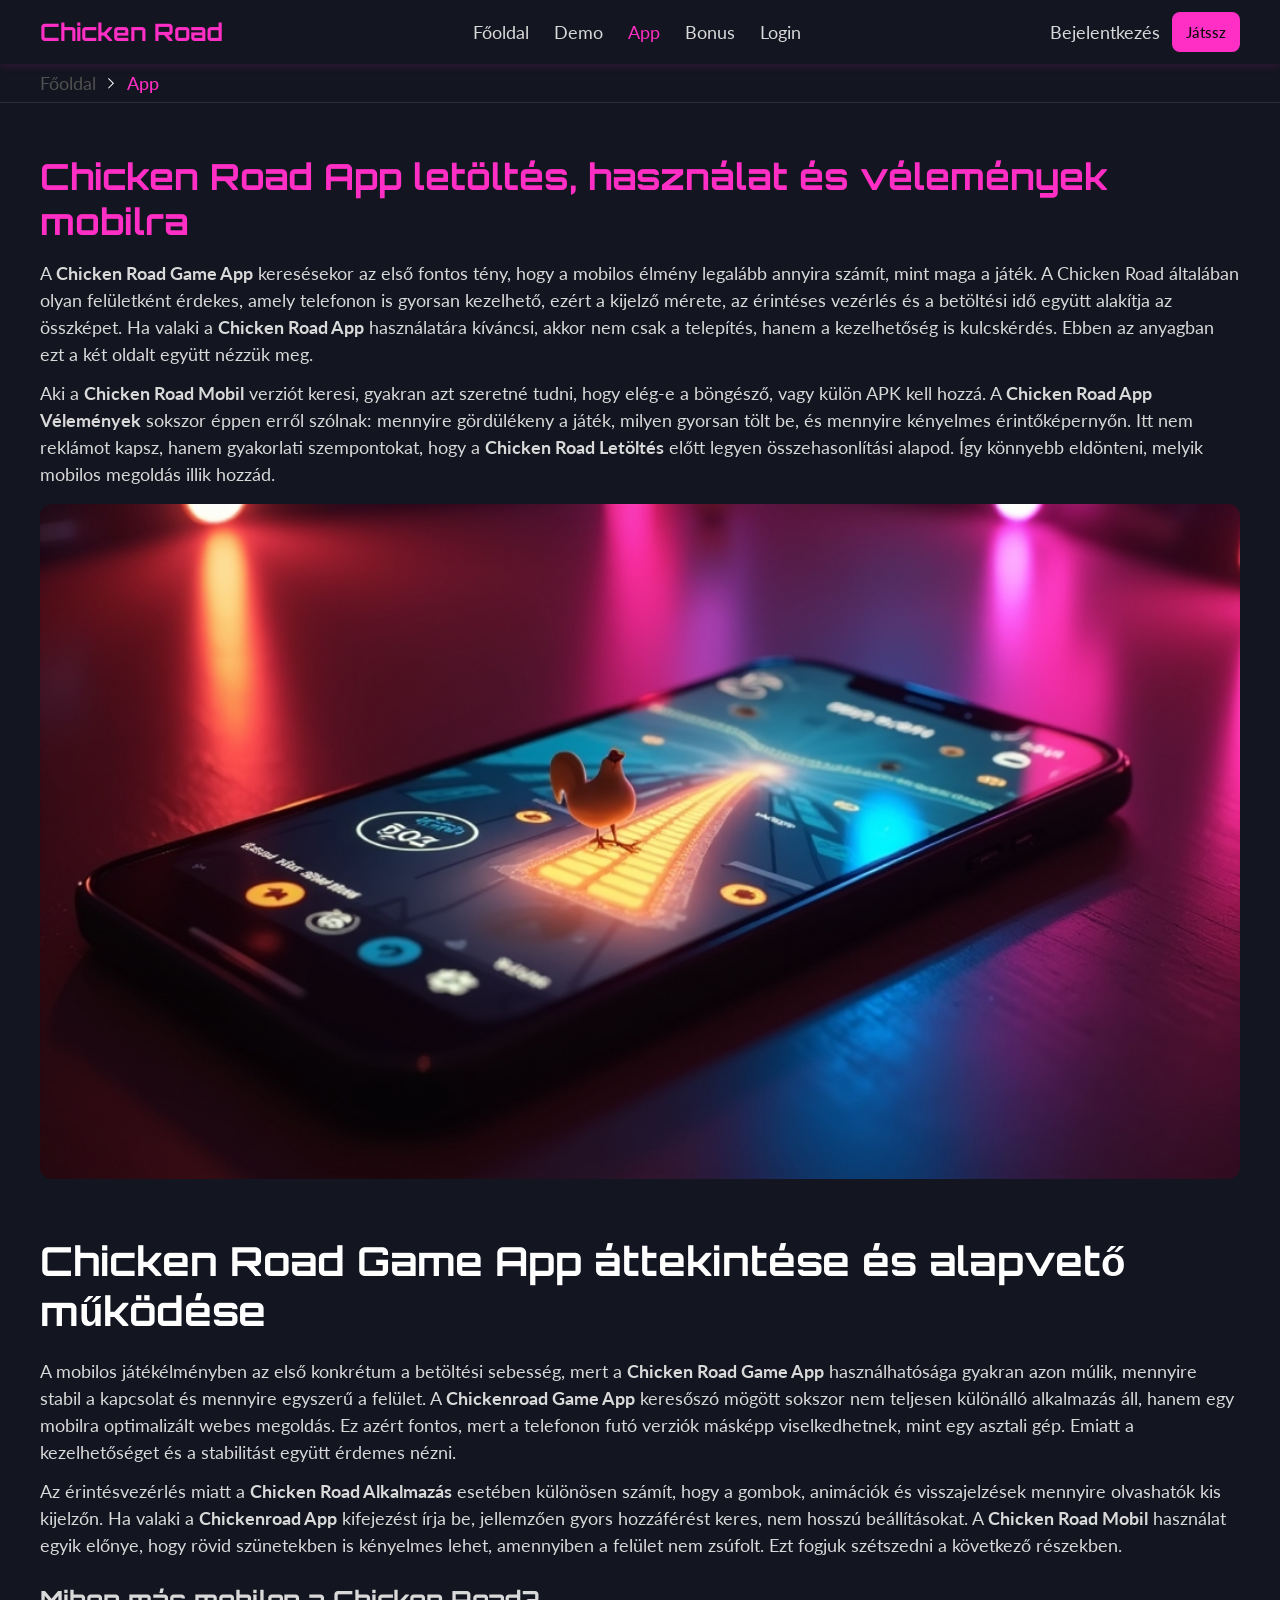
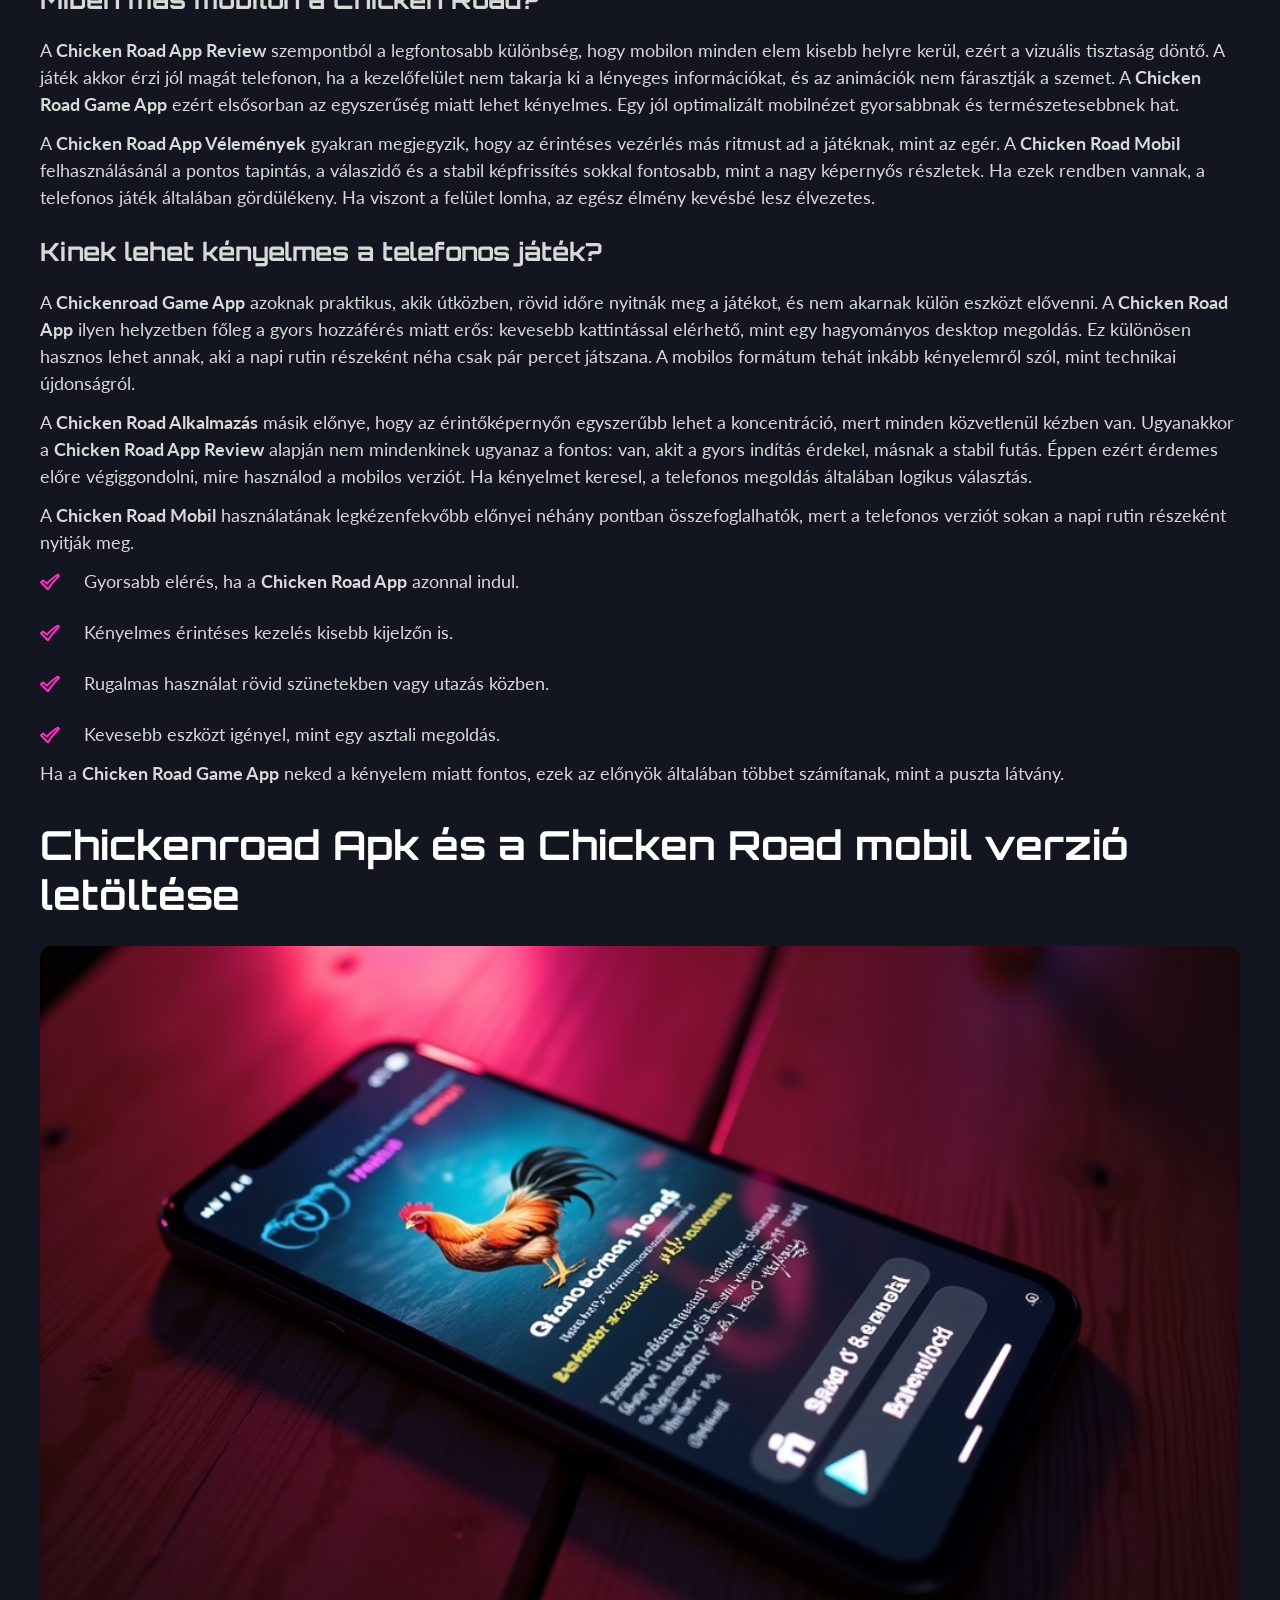
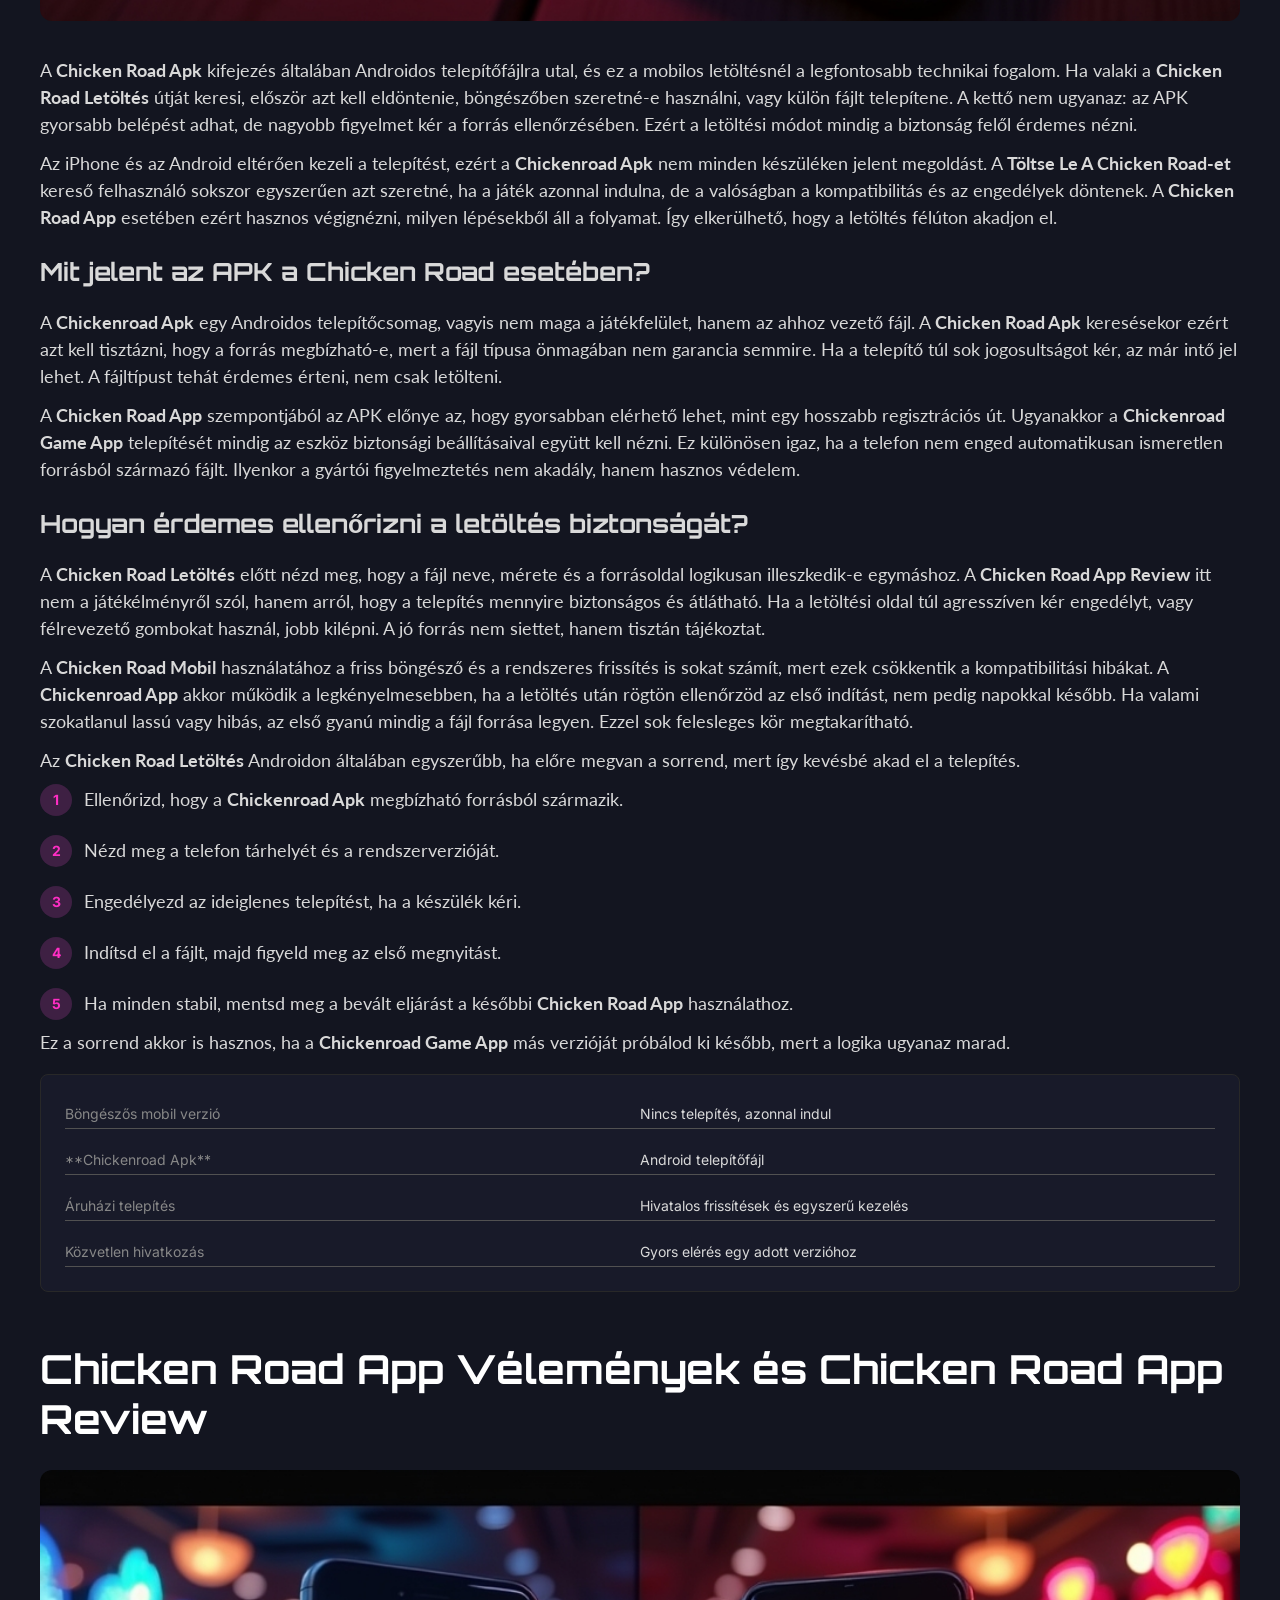
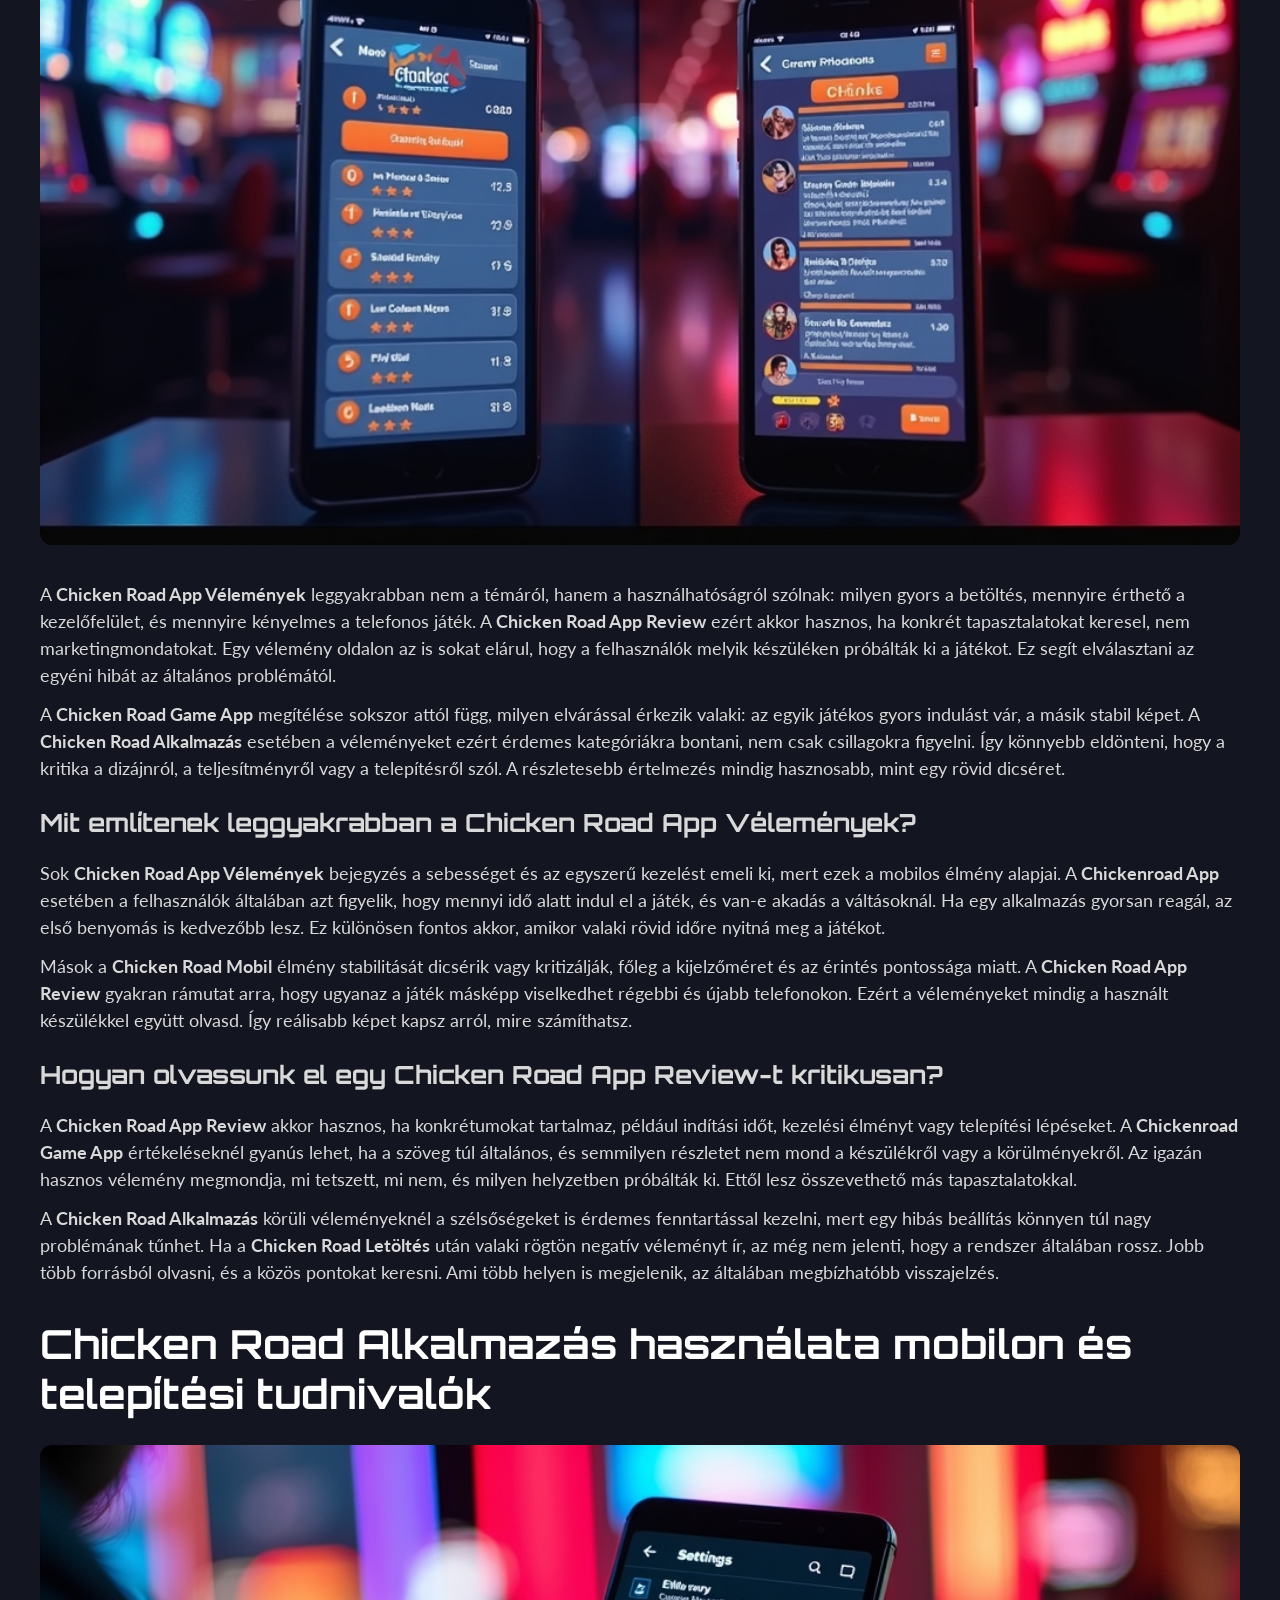
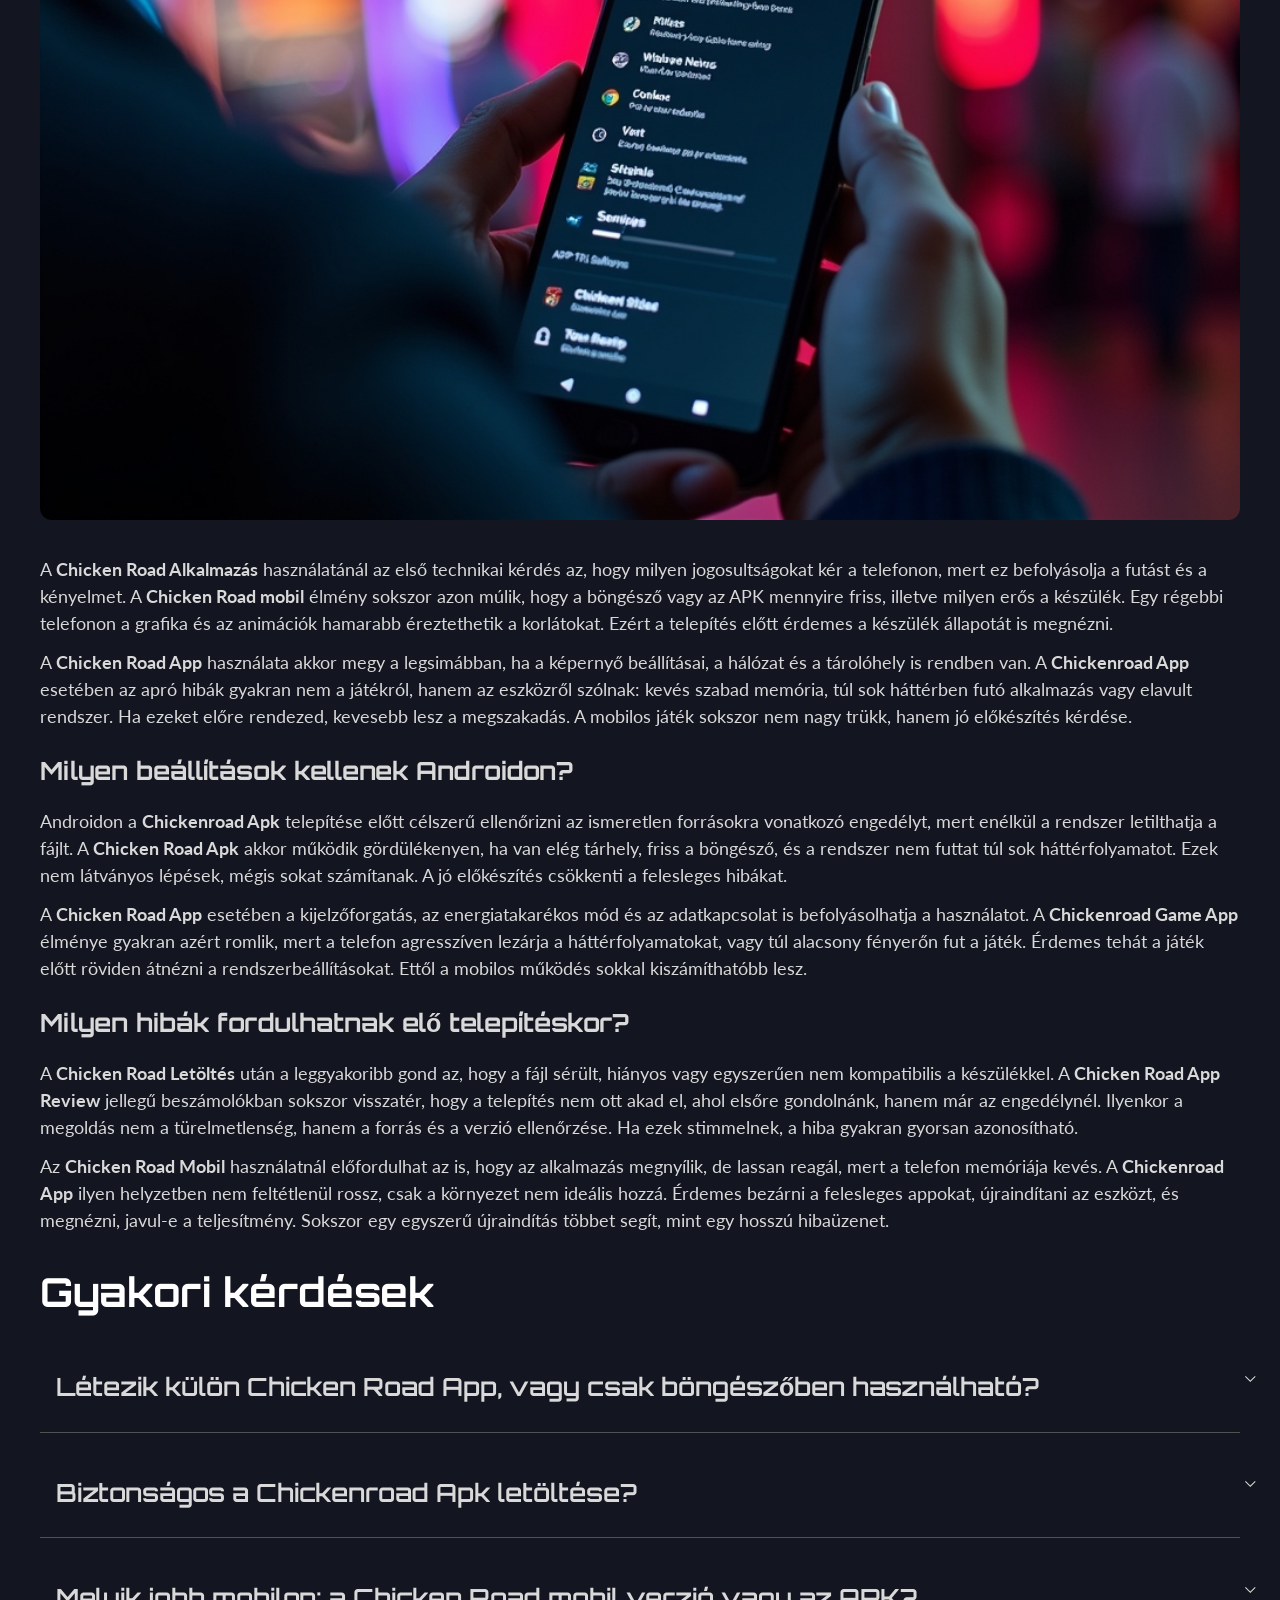
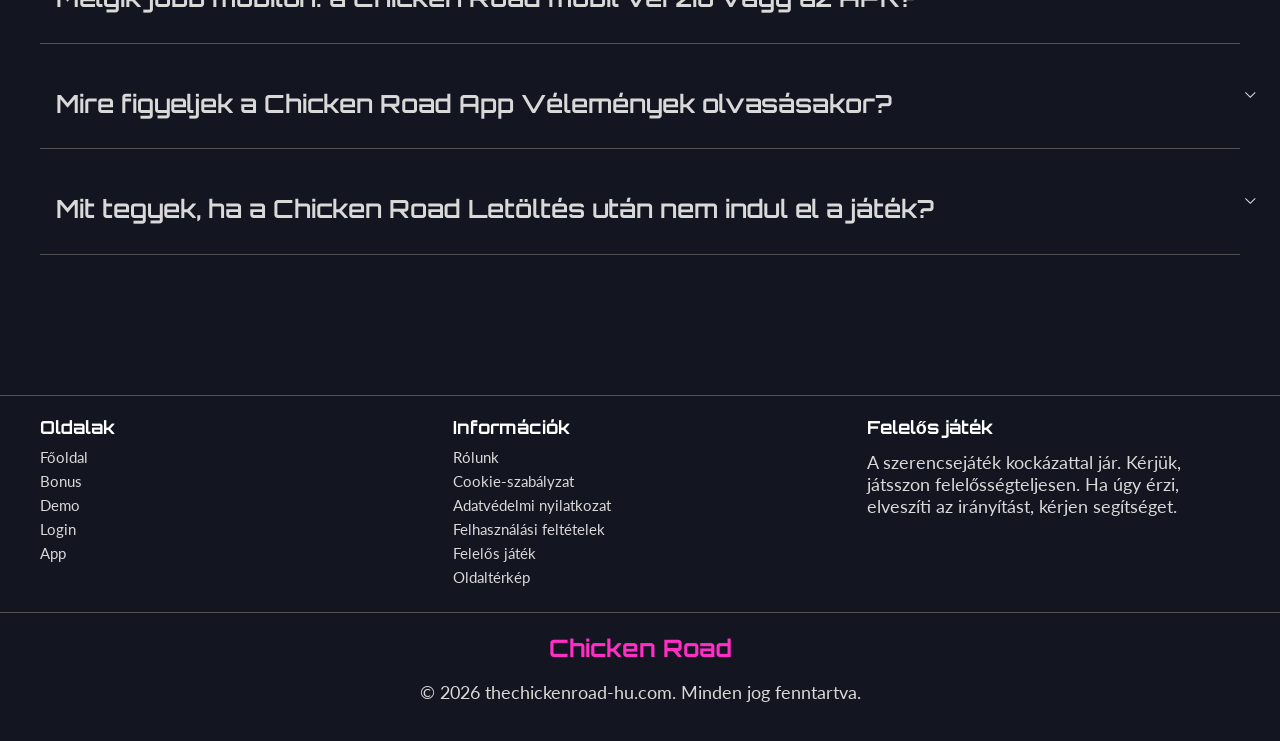
<file: app/index.html>
<!DOCTYPE html>
<html lang="hu">
<head>
    <meta charset="UTF-8">
    <meta name="viewport" content="width=device-width, initial-scale=1.0">
    <meta http-equiv="X-UA-Compatible" content="IE=edge">
    <meta name="robots" content="index, follow">
    <meta name="revisit-after" content="7 days">
    <title>Chicken Road App letöltés és használat mobilra</title>
    <meta name="title" content="Chicken Road App letöltés és használat mobilra">
    <meta name="description" content="Chicken Road App 🎮 letöltéshez és használathoz útmutató, ahol a Chicken Road Alkalmazás vélemények segítenek gyorsabban dönteni, próbáld ki most.">
    <meta name="keywords" content="Chicken Road App Review, Chicken Road App Vélemények, Chickenroad App, Chicken Road Alkalmazás, Chickenroad Game App, Chicken Road Letöltés, Töltse Le A Chicken Road-et, Chicken Road App, Chicken Road Mobil, Chicken Road Game App, Chickenroad Apk, Chicken Road Apk">

    <link rel="canonical" href="https://ugrifulestorpenyul.hu/app/">

    <link rel="icon" type="image/png" sizes="32x32" href="/favicon-32x32.png">

    <meta property="og:title" content="Chicken Road App letöltés és használat mobilra">
    <meta property="og:description" content="Chicken Road App 🎮 letöltéshez és használathoz útmutató, ahol a Chicken Road Alkalmazás vélemények segítenek gyorsabban dönteni, próbáld ki most.">
    <meta property="og:type" content="website">
    <meta property="og:url" content="https://ugrifulestorpenyul.hu/app/">
    <meta property="og:site_name" content="Chicken Road">
    <meta property="og:locale" content="hu">
    <meta property="og:image" content="https://ugrifulestorpenyul.hu/images/logo.png">

    <meta name="twitter:card" content="summary">
    <meta name="twitter:title" content="Chicken Road App letöltés és használat mobilra">
    <meta name="twitter:description" content="Chicken Road App 🎮 letöltéshez és használathoz útmutató, ahol a Chicken Road Alkalmazás vélemények segítenek gyorsabban dönteni, próbáld ki most.">
    <meta name="twitter:url" content="https://ugrifulestorpenyul.hu/app/">
    <meta name="twitter:image" content="https://ugrifulestorpenyul.hu/images/logo.png">

    <link rel="preconnect" href="https://fonts.googleapis.com">
    <link rel="preconnect" href="https://fonts.gstatic.com" crossorigin>
    <link href="https://fonts.googleapis.com/css2?family=Orbitron:wght@700&family=Lato:wght@400;600;700&family=Inter:wght@400;700&display=swap" rel="stylesheet">

    <link rel="stylesheet" href="/css/style.css">

</head>
<body class="page-body-a3203b59">

<svg width="0" height="0" style="position:absolute;width:0;height:0;overflow:hidden" aria-hidden="true" focusable="false">
    <symbol id="icon-star-filled" viewBox="0 0 22 21">
        <path d="M7.33431 6.48594L9.93231 1.25394C10.0079 1.10253 10.1242 0.975173 10.2682 0.886161C10.4122 0.797149 10.5781 0.75 10.7473 0.75C10.9166 0.75 11.0825 0.797149 11.2264 0.886161C11.3704 0.975173 11.4867 1.10253 11.5623 1.25394L14.1603 6.48594L19.9683 7.32994C20.1358 7.35317 20.2935 7.42303 20.4232 7.53155C20.5529 7.64007 20.6495 7.78288 20.702 7.94367C20.7544 8.10446 20.7606 8.27676 20.7198 8.44089C20.679 8.60503 20.5929 8.7544 20.4713 8.87194L16.2693 12.9419L17.2613 18.6919C17.3883 19.4299 16.6083 19.9919 15.9413 19.6439L10.7473 16.9279L5.55231 19.6439C4.88631 19.9929 4.10631 19.4299 4.23331 18.6909L5.22531 12.9409L1.02331 8.87094C0.902295 8.75332 0.816706 8.6041 0.776272 8.44026C0.735838 8.27641 0.74218 8.10451 0.794577 7.94409C0.846975 7.78367 0.943325 7.64116 1.07268 7.53277C1.20203 7.42439 1.35919 7.35446 1.52631 7.33094L7.33431 6.48594Z" fill="#E6FF00" stroke="#E6FF00" stroke-width="1.5" stroke-linecap="round" stroke-linejoin="round"/>
    </symbol>
    <symbol id="icon-chevron" viewBox="0 0 11 7">
        <path d="M5.30803 4.6L9.90803 0L10.616 0.707999L5.30803 6.016L2.67029e-05 0.707999L0.708027 0L5.30803 4.6Z" fill="#D9D9D9"/>
    </symbol>
    <symbol id="icon-arrow" viewBox="0 0 7 11">
        <path d="M4.6 5.308L0 0.708L0.707999 0L6.016 5.308L0.707999 10.616L0 9.908L4.6 5.308Z" fill="white"/>
    </symbol>
    <symbol id="icon-check" viewBox="0 0 20 17">
        <path fill-rule="evenodd" clip-rule="evenodd" d="M17.4554 0.143091C17.6769 0.00980075 17.9415 -0.0324739 18.1936 0.02514C18.4457 0.0827538 18.6657 0.235776 18.8074 0.452091L19.7974 1.96209C19.9264 2.15935 19.9816 2.39586 19.9533 2.62988C19.9249 2.86389 19.8148 3.08037 19.6424 3.24109L19.6394 3.24509L19.6254 3.25809L19.5684 3.31109L19.3434 3.52609C18.0984 4.73375 16.8912 5.97968 15.7234 7.26209C13.5264 9.67809 10.9174 12.8401 9.16136 15.9081C8.67136 16.7641 7.47436 16.9481 6.76436 16.2091L0.279362 9.47109C0.186428 9.37449 0.113862 9.2602 0.0659787 9.135C0.0180956 9.0098 -0.00412753 8.87625 0.000630111 8.74229C0.00538775 8.60833 0.0370291 8.47669 0.0936734 8.3552C0.150318 8.23371 0.230809 8.12485 0.330362 8.03509L2.29036 6.26709C2.4626 6.1118 2.68346 6.0212 2.91514 6.01081C3.14682 6.00041 3.3749 6.07086 3.56036 6.21009L6.86936 8.69109C12.0384 3.59409 14.9694 1.63809 17.4554 0.143091ZM17.6654 2.35909C15.3754 3.79109 12.5174 5.86809 7.66736 10.7171C7.49717 10.8873 7.2713 10.9904 7.03122 11.0075C6.79113 11.0246 6.55294 10.9545 6.36036 10.8101L3.01836 8.30409L2.43736 8.82809L7.75436 14.3541C9.60036 11.2841 12.1414 8.22809 14.2444 5.91609C15.3518 4.69958 16.494 3.51509 17.6694 2.36409L17.6654 2.35909Z" fill="currentColor"/>
    </symbol>
    <symbol id="icon-lightning" viewBox="0 0 24 24">
        <path d="M13 10V3L4 14H11V21L20 10H13Z" stroke="currentColor" stroke-width="1.5" stroke-linecap="round" stroke-linejoin="round" fill="none"/>
    </symbol>
    <symbol id="icon-shield" viewBox="0 0 24 24">
        <path d="M20.5 5.00391V12C20.5 15.4487 18.392 17.9437 16.1982 19.6074C15.1062 20.4355 14.0108 21.0432 13.1875 21.4434C12.7766 21.6431 12.4346 21.7908 12.1973 21.8877C12.1202 21.9191 12.0538 21.944 12 21.9648C11.9462 21.944 11.8798 21.9191 11.8027 21.8877C11.5654 21.7908 11.2234 21.6431 10.8125 21.4434C9.98923 21.0432 8.89376 20.4355 7.80176 19.6074C5.60804 17.9437 3.5 15.4487 3.5 12V5.00391L12 2.0293L20.5 5.00391Z" stroke="currentColor" fill="none"/>
        <path d="M3 4.65V12C3 19.35 12 22.5 12 22.5C12 22.5 21 19.35 21 12V4.65L12 1.5L3 4.65Z" stroke="currentColor" stroke-width="1.5" stroke-linecap="square" fill="none"/>
        <path d="M8.17297 11.172L11 14L16.657 8.34302" stroke="currentColor" stroke-width="1.5" stroke-linecap="square" fill="none"/>
    </symbol>
    <symbol id="icon-medal" viewBox="0 0 24 24">
        <path d="M12 16C15.866 16 19 12.866 19 9C19 5.13401 15.866 2 12 2C8.13401 2 5 5.13401 5 9C5 12.866 8.13401 16 12 16Z" stroke="currentColor" stroke-width="1.5" fill="none"/>
        <path d="M7.35098 15L6.71398 17.323C6.08598 19.615 5.77198 20.761 6.19098 21.388C6.33798 21.608 6.53498 21.784 6.76398 21.901C7.41598 22.233 8.42398 21.708 10.439 20.658C11.109 20.308 11.445 20.134 11.801 20.096C11.9333 20.0828 12.0666 20.0828 12.199 20.096C12.555 20.134 12.89 20.309 13.561 20.658C15.576 21.708 16.584 22.233 17.236 21.901C17.465 21.784 17.662 21.608 17.809 21.388C18.229 20.761 17.914 19.615 17.286 17.323L16.649 15" stroke="currentColor" stroke-width="1.5" stroke-linecap="round" fill="none"/>
    </symbol>
    <symbol id="icon-cookie" viewBox="0 0 32 32">
        <path d="M16 28.6665C14.248 28.6665 12.6013 28.334 11.06 27.6691C9.51865 27.0042 8.1782 26.102 7.03865 24.9625C5.89909 23.8229 4.99643 22.482 4.33065 20.9398C3.66487 19.3976 3.33243 17.7509 3.33331 15.9998C3.33331 14.2816 3.66398 12.6567 4.32531 11.1251C4.98665 9.59358 5.88665 8.24692 7.02532 7.08514C8.16398 5.92336 9.49731 5.00203 11.0253 4.32114C12.5533 3.64025 14.1818 3.2998 15.9106 3.2998C16.2502 3.2998 16.5978 3.31314 16.9533 3.3398C17.3089 3.36825 17.6653 3.41225 18.0226 3.4718C17.9604 4.4718 18.0826 5.37758 18.3893 6.18914C18.6978 7.00158 19.1511 7.69358 19.7493 8.26514C20.3475 8.83669 21.0733 9.26336 21.9266 9.54514C22.78 9.82781 23.7302 9.9478 24.7773 9.90514C24.5071 11.2162 24.7826 12.3949 25.604 13.4411C26.4253 14.4874 27.4413 15.0923 28.652 15.2558L28.6626 15.4145C28.6653 15.4634 28.6666 15.5158 28.6666 15.5718C28.6666 17.3647 28.3324 19.0536 27.664 20.6385C26.9955 22.2242 26.0884 23.6131 24.9426 24.8051C23.796 25.9963 22.4555 26.9376 20.9213 27.6291C19.3853 28.3207 17.7449 28.6665 16 28.6665ZM14.0133 13.0771C14.4915 13.0771 14.8995 12.9038 15.2373 12.5571C15.5751 12.2105 15.744 11.798 15.744 11.3198C15.744 10.8416 15.5742 10.4336 15.2346 10.0958C14.8951 9.75803 14.4835 9.58914 14 9.58914C13.5298 9.58914 13.1218 9.75892 12.776 10.0985C12.4302 10.438 12.2569 10.8496 12.256 11.3331C12.256 11.8034 12.4293 12.2114 12.776 12.5571C13.1226 12.9029 13.5346 13.0762 14.012 13.0771M11.3453 19.7438C11.8244 19.7438 12.2329 19.5705 12.5706 19.2238C12.9084 18.8771 13.0773 18.4651 13.0773 17.9878C13.0773 17.5105 12.9075 17.102 12.568 16.7625C12.2284 16.4229 11.8169 16.254 11.3333 16.2558C10.8631 16.2558 10.4551 16.4256 10.1093 16.7651C9.76354 17.1047 9.5902 17.5162 9.58931 17.9998C9.58931 18.47 9.76265 18.878 10.1093 19.2238C10.456 19.5696 10.8684 19.7429 11.3466 19.7438M20.0133 21.0771C20.3138 21.0771 20.5662 20.9705 20.7706 20.7571C20.9751 20.5438 21.0773 20.2874 21.0773 19.9878C21.0773 19.6883 20.9742 19.4354 20.768 19.2291C20.5609 19.0247 20.3049 18.9225 20 18.9225C19.7075 18.9225 19.4551 19.026 19.2426 19.2331C19.0302 19.4403 18.9235 19.6958 18.9226 19.9998C18.9226 20.2922 19.0293 20.5447 19.2426 20.7571C19.456 20.9696 19.7129 21.0763 20.0133 21.0771ZM16.0053 27.3331C18.8764 27.3331 21.4231 26.2931 23.6453 24.2131C25.8702 22.1331 27.0911 19.4945 27.308 16.2971C26.1284 15.826 25.2089 15.1594 24.5493 14.2971C23.8898 13.4349 23.5009 12.3967 23.3826 11.1825C21.5515 11.0225 20.0204 10.366 18.7893 9.21314C17.5582 8.06025 16.884 6.54203 16.7666 4.65847C15.0742 4.54558 13.492 4.78247 12.02 5.36914C10.548 5.9558 9.26754 6.77936 8.17865 7.83981C7.08976 8.90025 6.23198 10.1402 5.60531 11.5598C4.97865 12.9794 4.66576 14.4594 4.66665 15.9998C4.66665 19.126 5.77376 21.7967 7.98798 24.0118C10.2031 26.226 12.8755 27.3331 16.0053 27.3331Z" fill="currentColor"/>
    </symbol>
    <symbol id="icon-timetable" viewBox="0 0 24 24">
        <mask id="tt-mask-1" fill="white">
            <path d="M17.625 7.5V9H20.6893L11.8125 17.8769L8.43751 14.5019L3.59467 19.3447L4.65535 20.4053L8.43751 16.6231L11.8125 19.9981L21.75 10.0607V13.125H23.25V7.5H17.625Z"/>
        </mask>
        <path d="M17.625 7.5V6H16.125V7.5H17.625ZM17.625 9H16.125V10.5H17.625V9ZM20.6893 9L21.75 10.0607L24.3106 7.5H20.6893V9ZM11.8125 17.8769L10.7518 18.9375L11.8125 19.9982L12.8732 18.9375L11.8125 17.8769ZM8.43751 14.5019L9.49817 13.4412L8.43751 12.3805L7.37685 13.4412L8.43751 14.5019ZM3.59467 19.3447L2.53401 18.284L1.47334 19.3447L2.53401 20.4053L3.59467 19.3447ZM4.65535 20.4053L3.59469 21.466L4.65536 22.5267L5.71602 21.466L4.65535 20.4053ZM8.43751 16.6231L9.49817 15.5625L8.4375 14.5018L7.37684 15.5625L8.43751 16.6231ZM11.8125 19.9981L10.7518 21.0588L11.8125 22.1195L12.8732 21.0588L11.8125 19.9981ZM21.75 10.0607H23.25V6.43938L20.6894 9.00003L21.75 10.0607ZM21.75 13.125H20.25V14.625H21.75V13.125ZM23.25 13.125V14.625H24.75V13.125H23.25ZM23.25 7.5H24.75V6H23.25V7.5ZM17.625 7.5H16.125V9H17.625H19.125V7.5H17.625ZM17.625 9V10.5H20.6893V9V7.5H17.625V9ZM20.6893 9L19.6287 7.93934L10.7518 16.8162L11.8125 17.8769L12.8732 18.9375L21.75 10.0607L20.6893 9ZM11.8125 17.8769L12.8732 16.8162L9.49817 13.4412L8.43751 14.5019L7.37685 15.5625L10.7518 18.9375L11.8125 17.8769ZM8.43751 14.5019L7.37685 13.4412L2.53401 18.284L3.59467 19.3447L4.65532 20.4053L9.49816 15.5625L8.43751 14.5019ZM3.59467 19.3447L2.53401 20.4053L3.59469 21.466L4.65535 20.4053L5.71601 19.3447L4.65533 18.284L3.59467 19.3447ZM4.65535 20.4053L5.71602 21.466L9.49818 17.6838L8.43751 16.6231L7.37684 15.5625L3.59469 19.3447L4.65535 20.4053ZM8.43751 16.6231L7.37685 17.6838L10.7518 21.0588L11.8125 19.9981L12.8732 18.9375L9.49817 15.5625L8.43751 16.6231ZM11.8125 19.9981L12.8732 21.0588L22.8107 11.1214L21.75 10.0607L20.6894 9.00003L10.7519 18.9375L11.8125 19.9981ZM21.75 10.0607H20.25V13.125H21.75H23.25V10.0607H21.75ZM21.75 13.125V14.625H23.25V13.125V11.625H21.75V13.125ZM23.25 13.125H24.75V7.5H23.25H21.75V13.125H23.25ZM23.25 7.5V6H17.625V7.5V9H23.25V7.5Z" fill="currentColor" mask="url(#tt-mask-1)"/>
        <mask id="tt-mask-2" fill="white">
            <path d="M2.25 4.875H0.75V23.25H23.25V21.75H2.25V4.875Z"/>
        </mask>
        <path d="M2.25 4.875H3.75V3.375H2.25V4.875ZM0.75 4.875V3.375H-0.75V4.875H0.75ZM0.75 23.25H-0.75V24.75H0.75V23.25ZM23.25 23.25V24.75H24.75V23.25H23.25ZM23.25 21.75H24.75V20.25H23.25V21.75ZM2.25 21.75H0.75V23.25H2.25V21.75ZM2.25 4.875V3.375H0.75V4.875V6.375H2.25V4.875ZM0.75 4.875H-0.75V23.25H0.75H2.25V4.875H0.75ZM0.75 23.25V24.75H23.25V23.25V21.75H0.75V23.25ZM23.25 23.25H24.75V21.75H23.25H21.75V23.25H23.25ZM23.25 21.75V20.25H2.25V21.75V23.25H23.25V21.75ZM2.25 21.75H3.75V4.875H2.25H0.75V21.75H2.25Z" fill="currentColor" mask="url(#tt-mask-2)"/>
    </symbol>
    <symbol id="icon-controller" viewBox="0 0 80 80">
        <rect x="0.5" y="0.5" width="79" height="79" rx="39.5" fill="currentColor" fill-opacity="0.15"/>
        <rect x="0.5" y="0.5" width="79" height="79" rx="39.5" stroke="currentColor" fill="none"/>
        <path d="M34.207 34.5849V40.5849M31.207 37.5849H37.207M46.0465 27.8304H33.955C31.8786 27.8308 29.8874 28.656 28.4193 30.1243C26.9512 31.5927 26.1265 33.5841 26.1265 35.6604V48.0579C26.1265 51.1704 29.926 52.6854 32.0695 50.4294L36.5335 45.7284H43.4695L47.782 50.9184C49.843 53.3994 53.8765 51.9414 53.8765 48.7179V35.6589C53.8761 33.5828 53.0512 31.5918 51.5831 30.1238C50.1151 28.6558 48.1226 27.8308 46.0465 27.8304Z" stroke="currentColor" stroke-width="2" stroke-linecap="round" stroke-linejoin="round" fill="none"/>
        <path d="M43.9929 35.585C44.2691 35.585 44.4929 35.8088 44.4929 36.085C44.4929 36.3611 44.2691 36.585 43.9929 36.585C43.7168 36.585 43.4929 36.3611 43.4929 36.085C43.4929 35.8088 43.7168 35.585 43.9929 35.585Z" fill="currentColor" stroke="currentColor" stroke-width="2"/>
        <path d="M47.293 38.8849C47.5691 38.8849 47.793 39.1087 47.793 39.3849C47.793 39.661 47.5691 39.8849 47.293 39.8849C47.0168 39.8849 46.793 39.661 46.793 39.3849C46.793 39.1087 47.0168 38.8849 47.293 38.8849Z" fill="currentColor" stroke="currentColor" stroke-width="2"/>
    </symbol>
</svg>

<div class="site-wrapper-a3203b59">
    <div class="top-navigation-area">
<header class="main-header-a3203b59">
    <div class="container-a3203b59 header-inner-a3203b59">
        <a href="/" class="brand-logo-a3203b59" title="Chicken Road">Chicken Road</a>

        <nav class="navigation-menu-a3203b59">
            <a href="/" title="Főoldal" class="nav-link-a3203b59">Főoldal</a>
            <a href="/demo/" title="Demo" class="nav-link-a3203b59">Demo</a>
            <a href="/app/" title="App" class="nav-link-a3203b59 active">App</a>
            <a href="/bonus/" title="Bonus" class="nav-link-a3203b59">Bonus</a>
            <a href="/login/" title="Login" class="nav-link-a3203b59">Login</a>
        </nav>

        <div class="header-actions-a3203b59">
            <a href="/go" title="Bejelentkezés" class="login-text-a3203b59" target="_blank" rel="noindex nofollow">Bejelentkezés</a>
            <a href="/go" class="btn-play-now-a3203b59 btn-play-header-a3203b59" target="_blank" rel="noindex nofollow">Játssz</a>

            <div class="mobile-controls-a3203b59">
                <a href="/go" title="Bejelentkezés" class="login-mobile-link" target="_blank" rel="noindex nofollow">
                    <img src="/images/login.svg" alt="Bejelentkezés Chicken Road App Review" title="Bejelentkezés Chicken Road App Review" />
                </a>
                <div class="burger-button-a3203b59" id="burger" aria-label="Open menu" aria-expanded="false">
                    <img src="/images/hamburger-button.svg" alt="Open navigation menu Chicken Road App Review" title="Menu" />
                </div>
            </div>
        </div>
    </div>
</header><nav class="breadcrumb-nav-a3203b59" aria-label="Breadcrumb">
    <div class="container-a3203b59">
        <ol class="breadcrumb-list-a3203b59">
            <li class="breadcrumb-item-a3203b59">
                <a href="/" title="Főoldal">Főoldal</a>
            </li>
            <svg class="breadcrumb-arrow-a3203b59" aria-hidden="true"><use href="#icon-arrow"/></svg>
            <li class="breadcrumb-item-a3203b59 current-a3203b59" aria-current="page">App</li>
        </ol>
    </div>
</nav>
    </div>

    <div class="menu-overlay-a3203b59" id="navOverlay">
        <div class="overlay-content-a3203b59">
            <nav class="mobile-nav-a3203b59">
                <a href="/" class="mobile-link-a3203b59">Főoldal</a>
                <a href="/demo/" class="mobile-link-a3203b59">Demo</a>
                <a href="/app/" class="mobile-link-a3203b59 active">App</a>
                <a href="/bonus/" class="mobile-link-a3203b59">Bonus</a>
                <a href="/login/" class="mobile-link-a3203b59">Login</a>
                <a href="/about-us/" class="mobile-link-a3203b59">Rólunk</a>
                <a href="/cookie-policy/" class="mobile-link-a3203b59">Cookie-szabályzat</a>
                <a href="/privacy-policy/" class="mobile-link-a3203b59">Adatvédelmi nyilatkozat</a>
                <a href="/terms-and-conditions/" class="mobile-link-a3203b59">Felhasználási feltételek</a>
                <a href="/responsible-gambling/" class="mobile-link-a3203b59">Felelős játék</a>
                <a href="/sitemap/" class="mobile-link-a3203b59">Oldaltérkép</a>
            </nav>
        </div>
    </div>

    <main class="main-content-a3203b59">
        <div class="info-container-a3203b59">
        <h1 class="page-title-a3203b59">Chicken Road App letöltés, használat és vélemények mobilra</h1>
            <div class="article-text-a3203b59">
                <p class="paragraph-a3203b59">A <strong>Chicken Road Game App</strong> keresésekor az első fontos tény, hogy a mobilos élmény legalább annyira számít, mint maga a játék. A Chicken Road általában olyan felületként érdekes, amely telefonon is gyorsan kezelhető, ezért a kijelző mérete, az érintéses vezérlés és a betöltési idő együtt alakítja az összképet. Ha valaki a <strong>Chicken Road App</strong> használatára kíváncsi, akkor nem csak a telepítés, hanem a kezelhetőség is kulcskérdés. Ebben az anyagban ezt a két oldalt együtt nézzük meg.</p>
                <p class="paragraph-a3203b59">Aki a <strong>Chicken Road Mobil</strong> verziót keresi, gyakran azt szeretné tudni, hogy elég-e a böngésző, vagy külön APK kell hozzá. A <strong>Chicken Road App Vélemények</strong> sokszor éppen erről szólnak: mennyire gördülékeny a játék, milyen gyorsan tölt be, és mennyire kényelmes érintőképernyőn. Itt nem reklámot kapsz, hanem gyakorlati szempontokat, hogy a <strong>Chicken Road Letöltés</strong> előtt legyen összehasonlítási alapod. Így könnyebb eldönteni, melyik mobilos megoldás illik hozzád.</p>

            <img src="/images/chicken-road-app-overview.png" alt="Mobilon futó Chicken Road játék sötét, neonfényes kaszinóhangulatban" title="Chicken Road App" class="section-image-a3203b59" />



        <section class="wrap-a3203b59">
            <h2 class="other-title-a3203b59" id="toc-s0">Chicken Road Game App áttekintése és alapvető működése</h2>

                <p class="paragraph-a3203b59">A mobilos játékélményben az első konkrétum a betöltési sebesség, mert a <strong>Chicken Road Game App</strong> használhatósága gyakran azon múlik, mennyire stabil a kapcsolat és mennyire egyszerű a felület. A <strong>Chickenroad Game App</strong> keresőszó mögött sokszor nem teljesen különálló alkalmazás áll, hanem egy mobilra optimalizált webes megoldás. Ez azért fontos, mert a telefonon futó verziók másképp viselkedhetnek, mint egy asztali gép. Emiatt a kezelhetőséget és a stabilitást együtt érdemes nézni.</p>
                <p class="paragraph-a3203b59">Az érintésvezérlés miatt a <strong>Chicken Road Alkalmazás</strong> esetében különösen számít, hogy a gombok, animációk és visszajelzések mennyire olvashatók kis kijelzőn. Ha valaki a <strong>Chickenroad App</strong> kifejezést írja be, jellemzően gyors hozzáférést keres, nem hosszú beállításokat. A <strong>Chicken Road Mobil</strong> használat egyik előnye, hogy rövid szünetekben is kényelmes lehet, amennyiben a felület nem zsúfolt. Ezt fogjuk szétszedni a következő részekben.</p>

                
        <h3 class="other-title-a3203b59" id="toc-s0-b0">Miben más mobilon a Chicken Road?</h3>
            <p class="paragraph-a3203b59">A <strong>Chicken Road App Review</strong> szempontból a legfontosabb különbség, hogy mobilon minden elem kisebb helyre kerül, ezért a vizuális tisztaság döntő. A játék akkor érzi jól magát telefonon, ha a kezelőfelület nem takarja ki a lényeges információkat, és az animációk nem fárasztják a szemet. A <strong>Chicken Road Game App</strong> ezért elsősorban az egyszerűség miatt lehet kényelmes. Egy jól optimalizált mobilnézet gyorsabbnak és természetesebbnek hat.</p>
            <p class="paragraph-a3203b59">A <strong>Chicken Road App Vélemények</strong> gyakran megjegyzik, hogy az érintéses vezérlés más ritmust ad a játéknak, mint az egér. A <strong>Chicken Road Mobil</strong> felhasználásánál a pontos tapintás, a válaszidő és a stabil képfrissítés sokkal fontosabb, mint a nagy képernyős részletek. Ha ezek rendben vannak, a telefonos játék általában gördülékeny. Ha viszont a felület lomha, az egész élmény kevésbé lesz élvezetes.</p>



                
        <h3 class="other-title-a3203b59" id="toc-s0-b1">Kinek lehet kényelmes a telefonos játék?</h3>
            <p class="paragraph-a3203b59">A <strong>Chickenroad Game App</strong> azoknak praktikus, akik útközben, rövid időre nyitnák meg a játékot, és nem akarnak külön eszközt elővenni. A <strong>Chicken Road App</strong> ilyen helyzetben főleg a gyors hozzáférés miatt erős: kevesebb kattintással elérhető, mint egy hagyományos desktop megoldás. Ez különösen hasznos lehet annak, aki a napi rutin részeként néha csak pár percet játszana. A mobilos formátum tehát inkább kényelemről szól, mint technikai újdonságról.</p>
            <p class="paragraph-a3203b59">A <strong>Chicken Road Alkalmazás</strong> másik előnye, hogy az érintőképernyőn egyszerűbb lehet a koncentráció, mert minden közvetlenül kézben van. Ugyanakkor a <strong>Chicken Road App Review</strong> alapján nem mindenkinek ugyanaz a fontos: van, akit a gyors indítás érdekel, másnak a stabil futás. Éppen ezért érdemes előre végiggondolni, mire használod a mobilos verziót. Ha kényelmet keresel, a telefonos megoldás általában logikus választás.</p>



                
            <p class="paragraph-a3203b59">A <strong>Chicken Road Mobil</strong> használatának legkézenfekvőbb előnyei néhány pontban összefoglalhatók, mert a telefonos verziót sokan a napi rutin részeként nyitják meg.</p>
        <ul class="bullet-list-a3203b59">
                <li>
                    <span class="bullet-list-icon-a3203b59"><svg aria-hidden="true"><use href="#icon-check"/></svg></span>
                    Gyorsabb elérés, ha a <strong>Chicken Road App</strong> azonnal indul.
                </li>
                <li>
                    <span class="bullet-list-icon-a3203b59"><svg aria-hidden="true"><use href="#icon-check"/></svg></span>
                    Kényelmes érintéses kezelés kisebb kijelzőn is.
                </li>
                <li>
                    <span class="bullet-list-icon-a3203b59"><svg aria-hidden="true"><use href="#icon-check"/></svg></span>
                    Rugalmas használat rövid szünetekben vagy utazás közben.
                </li>
                <li>
                    <span class="bullet-list-icon-a3203b59"><svg aria-hidden="true"><use href="#icon-check"/></svg></span>
                    Kevesebb eszközt igényel, mint egy asztali megoldás.
                </li>
        </ul>
            <p class="paragraph-a3203b59">Ha a <strong>Chicken Road Game App</strong> neked a kényelem miatt fontos, ezek az előnyök általában többet számítanak, mint a puszta látvány.</p>



        </section>
        <section class="wrap-a3203b59">
            <h2 class="other-title-a3203b59" id="toc-s1">Chickenroad Apk és a Chicken Road mobil verzió letöltése</h2>
                <img src="/images/chickenroad-apk-download-guide.png" alt="Androidos Chicken Road APK letöltés sötét, neonfényes környezetben" title="Chicken Road App Vélemények" class="section-image-a3203b59" />

                <p class="paragraph-a3203b59">A <strong>Chicken Road Apk</strong> kifejezés általában Androidos telepítőfájlra utal, és ez a mobilos letöltésnél a legfontosabb technikai fogalom. Ha valaki a <strong>Chicken Road Letöltés</strong> útját keresi, először azt kell eldöntenie, böngészőben szeretné-e használni, vagy külön fájlt telepítene. A kettő nem ugyanaz: az APK gyorsabb belépést adhat, de nagyobb figyelmet kér a forrás ellenőrzésében. Ezért a letöltési módot mindig a biztonság felől érdemes nézni.</p>
                <p class="paragraph-a3203b59">Az iPhone és az Android eltérően kezeli a telepítést, ezért a <strong>Chickenroad Apk</strong> nem minden készüléken jelent megoldást. A <strong>Töltse Le A Chicken Road-et</strong> kereső felhasználó sokszor egyszerűen azt szeretné, ha a játék azonnal indulna, de a valóságban a kompatibilitás és az engedélyek döntenek. A <strong>Chicken Road App</strong> esetében ezért hasznos végignézni, milyen lépésekből áll a folyamat. Így elkerülhető, hogy a letöltés félúton akadjon el.</p>

                
        <h3 class="other-title-a3203b59" id="toc-s1-b0">Mit jelent az APK a Chicken Road esetében?</h3>
            <p class="paragraph-a3203b59">A <strong>Chickenroad Apk</strong> egy Androidos telepítőcsomag, vagyis nem maga a játékfelület, hanem az ahhoz vezető fájl. A <strong>Chicken Road Apk</strong> keresésekor ezért azt kell tisztázni, hogy a forrás megbízható-e, mert a fájl típusa önmagában nem garancia semmire. Ha a telepítő túl sok jogosultságot kér, az már intő jel lehet. A fájltípust tehát érdemes érteni, nem csak letölteni.</p>
            <p class="paragraph-a3203b59">A <strong>Chicken Road App</strong> szempontjából az APK előnye az, hogy gyorsabban elérhető lehet, mint egy hosszabb regisztrációs út. Ugyanakkor a <strong>Chickenroad Game App</strong> telepítését mindig az eszköz biztonsági beállításaival együtt kell nézni. Ez különösen igaz, ha a telefon nem enged automatikusan ismeretlen forrásból származó fájlt. Ilyenkor a gyártói figyelmeztetés nem akadály, hanem hasznos védelem.</p>



                
        <h3 class="other-title-a3203b59" id="toc-s1-b1">Hogyan érdemes ellenőrizni a letöltés biztonságát?</h3>
            <p class="paragraph-a3203b59">A <strong>Chicken Road Letöltés</strong> előtt nézd meg, hogy a fájl neve, mérete és a forrásoldal logikusan illeszkedik-e egymáshoz. A <strong>Chicken Road App Review</strong> itt nem a játékélményről szól, hanem arról, hogy a telepítés mennyire biztonságos és átlátható. Ha a letöltési oldal túl agresszíven kér engedélyt, vagy félrevezető gombokat használ, jobb kilépni. A jó forrás nem siettet, hanem tisztán tájékoztat.</p>
            <p class="paragraph-a3203b59">A <strong>Chicken Road Mobil</strong> használatához a friss böngésző és a rendszeres frissítés is sokat számít, mert ezek csökkentik a kompatibilitási hibákat. A <strong>Chickenroad App</strong> akkor működik a legkényelmesebben, ha a letöltés után rögtön ellenőrzöd az első indítást, nem pedig napokkal később. Ha valami szokatlanul lassú vagy hibás, az első gyanú mindig a fájl forrása legyen. Ezzel sok felesleges kör megtakarítható.</p>



                
            <p class="paragraph-a3203b59">Az <strong>Chicken Road Letöltés</strong> Androidon általában egyszerűbb, ha előre megvan a sorrend, mert így kevésbé akad el a telepítés.</p>
        <ol class="numbered-list-a3203b59">
<li>Ellenőrizd, hogy a <strong>Chickenroad Apk</strong> megbízható forrásból származik.</li><li>Nézd meg a telefon tárhelyét és a rendszerverzióját.</li><li>Engedélyezd az ideiglenes telepítést, ha a készülék kéri.</li><li>Indítsd el a fájlt, majd figyeld meg az első megnyitást.</li><li>Ha minden stabil, mentsd meg a bevált eljárást a későbbi <strong>Chicken Road App</strong> használathoz.</li>        </ol>
            <p class="paragraph-a3203b59">Ez a sorrend akkor is hasznos, ha a <strong>Chickenroad Game App</strong> más verzióját próbálod ki később, mert a logika ugyanaz marad.</p>



                
        <dl class="info-table-a3203b59">
            <div class="info-table-row-a3203b59">
                <dt>Böngészős mobil verzió</dt>
                <dd>Nincs telepítés, azonnal indul</dd>
            </div>
            <div class="info-table-row-a3203b59">
                <dt>**Chickenroad Apk**</dt>
                <dd>Android telepítőfájl</dd>
            </div>
            <div class="info-table-row-a3203b59">
                <dt>Áruházi telepítés</dt>
                <dd>Hivatalos frissítések és egyszerű kezelés</dd>
            </div>
            <div class="info-table-row-a3203b59">
                <dt>Közvetlen hivatkozás</dt>
                <dd>Gyors elérés egy adott verzióhoz</dd>
            </div>
        </dl>



        </section>
        <section class="wrap-a3203b59">
            <h2 class="other-title-a3203b59" id="toc-s2">Chicken Road App Vélemények és Chicken Road App Review</h2>
                <img src="/images/chicken-road-app-reviews.png" alt="Chicken Road app értékelések és vélemények mobilon, sötét kaszinóhangulatban" title="Chicken Road Apk" class="section-image-a3203b59" />

                <p class="paragraph-a3203b59">A <strong>Chicken Road App Vélemények</strong> leggyakrabban nem a témáról, hanem a használhatóságról szólnak: milyen gyors a betöltés, mennyire érthető a kezelőfelület, és mennyire kényelmes a telefonos játék. A <strong>Chicken Road App Review</strong> ezért akkor hasznos, ha konkrét tapasztalatokat keresel, nem marketingmondatokat. Egy vélemény oldalon az is sokat elárul, hogy a felhasználók melyik készüléken próbálták ki a játékot. Ez segít elválasztani az egyéni hibát az általános problémától.</p>
                <p class="paragraph-a3203b59">A <strong>Chicken Road Game App</strong> megítélése sokszor attól függ, milyen elvárással érkezik valaki: az egyik játékos gyors indulást vár, a másik stabil képet. A <strong>Chicken Road Alkalmazás</strong> esetében a véleményeket ezért érdemes kategóriákra bontani, nem csak csillagokra figyelni. Így könnyebb eldönteni, hogy a kritika a dizájnról, a teljesítményről vagy a telepítésről szól. A részletesebb értelmezés mindig hasznosabb, mint egy rövid dicséret.</p>

                
        <h3 class="other-title-a3203b59" id="toc-s2-b0">Mit említenek leggyakrabban a Chicken Road App Vélemények?</h3>
            <p class="paragraph-a3203b59">Sok <strong>Chicken Road App Vélemények</strong> bejegyzés a sebességet és az egyszerű kezelést emeli ki, mert ezek a mobilos élmény alapjai. A <strong>Chickenroad App</strong> esetében a felhasználók általában azt figyelik, hogy mennyi idő alatt indul el a játék, és van-e akadás a váltásoknál. Ha egy alkalmazás gyorsan reagál, az első benyomás is kedvezőbb lesz. Ez különösen fontos akkor, amikor valaki rövid időre nyitná meg a játékot.</p>
            <p class="paragraph-a3203b59">Mások a <strong>Chicken Road Mobil</strong> élmény stabilitását dicsérik vagy kritizálják, főleg a kijelzőméret és az érintés pontossága miatt. A <strong>Chicken Road App Review</strong> gyakran rámutat arra, hogy ugyanaz a játék másképp viselkedhet régebbi és újabb telefonokon. Ezért a véleményeket mindig a használt készülékkel együtt olvasd. Így reálisabb képet kapsz arról, mire számíthatsz.</p>



                
        <h3 class="other-title-a3203b59" id="toc-s2-b1">Hogyan olvassunk el egy Chicken Road App Review-t kritikusan?</h3>
            <p class="paragraph-a3203b59">A <strong>Chicken Road App Review</strong> akkor hasznos, ha konkrétumokat tartalmaz, például indítási időt, kezelési élményt vagy telepítési lépéseket. A <strong>Chickenroad Game App</strong> értékeléseknél gyanús lehet, ha a szöveg túl általános, és semmilyen részletet nem mond a készülékről vagy a körülményekről. Az igazán hasznos vélemény megmondja, mi tetszett, mi nem, és milyen helyzetben próbálták ki. Ettől lesz összevethető más tapasztalatokkal.</p>
            <p class="paragraph-a3203b59">A <strong>Chicken Road Alkalmazás</strong> körüli véleményeknél a szélsőségeket is érdemes fenntartással kezelni, mert egy hibás beállítás könnyen túl nagy problémának tűnhet. Ha a <strong>Chicken Road Letöltés</strong> után valaki rögtön negatív véleményt ír, az még nem jelenti, hogy a rendszer általában rossz. Jobb több forrásból olvasni, és a közös pontokat keresni. Ami több helyen is megjelenik, az általában megbízhatóbb visszajelzés.</p>



        </section>
        <section class="wrap-a3203b59">
            <h2 class="other-title-a3203b59" id="toc-s3">Chicken Road Alkalmazás használata mobilon és telepítési tudnivalók</h2>
                <img src="/images/chicken-road-mobile-installation.png" alt="Chicken Road alkalmazás beállítása mobilon, sötét kaszinóhangulatban" title="Chickenroad Apk" class="section-image-a3203b59" />

                <p class="paragraph-a3203b59">A <strong>Chicken Road Alkalmazás</strong> használatánál az első technikai kérdés az, hogy milyen jogosultságokat kér a telefonon, mert ez befolyásolja a futást és a kényelmet. A <strong>Chicken Road mobil</strong> élmény sokszor azon múlik, hogy a böngésző vagy az APK mennyire friss, illetve milyen erős a készülék. Egy régebbi telefonon a grafika és az animációk hamarabb éreztethetik a korlátokat. Ezért a telepítés előtt érdemes a készülék állapotát is megnézni.</p>
                <p class="paragraph-a3203b59">A <strong>Chicken Road App</strong> használata akkor megy a legsimábban, ha a képernyő beállításai, a hálózat és a tárolóhely is rendben van. A <strong>Chickenroad App</strong> esetében az apró hibák gyakran nem a játékról, hanem az eszközről szólnak: kevés szabad memória, túl sok háttérben futó alkalmazás vagy elavult rendszer. Ha ezeket előre rendezed, kevesebb lesz a megszakadás. A mobilos játék sokszor nem nagy trükk, hanem jó előkészítés kérdése.</p>

                
        <h3 class="other-title-a3203b59" id="toc-s3-b0">Milyen beállítások kellenek Androidon?</h3>
            <p class="paragraph-a3203b59">Androidon a <strong>Chickenroad Apk</strong> telepítése előtt célszerű ellenőrizni az ismeretlen forrásokra vonatkozó engedélyt, mert enélkül a rendszer letilthatja a fájlt. A <strong>Chicken Road Apk</strong> akkor működik gördülékenyen, ha van elég tárhely, friss a böngésző, és a rendszer nem futtat túl sok háttérfolyamatot. Ezek nem látványos lépések, mégis sokat számítanak. A jó előkészítés csökkenti a felesleges hibákat.</p>
            <p class="paragraph-a3203b59">A <strong>Chicken Road App</strong> esetében a kijelzőforgatás, az energiatakarékos mód és az adatkapcsolat is befolyásolhatja a használatot. A <strong>Chickenroad Game App</strong> élménye gyakran azért romlik, mert a telefon agresszíven lezárja a háttérfolyamatokat, vagy túl alacsony fényerőn fut a játék. Érdemes tehát a játék előtt röviden átnézni a rendszerbeállításokat. Ettől a mobilos működés sokkal kiszámíthatóbb lesz.</p>



                
        <h3 class="other-title-a3203b59" id="toc-s3-b1">Milyen hibák fordulhatnak elő telepítéskor?</h3>
            <p class="paragraph-a3203b59">A <strong>Chicken Road Letöltés</strong> után a leggyakoribb gond az, hogy a fájl sérült, hiányos vagy egyszerűen nem kompatibilis a készülékkel. A <strong>Chicken Road App Review</strong> jellegű beszámolókban sokszor visszatér, hogy a telepítés nem ott akad el, ahol elsőre gondolnánk, hanem már az engedélynél. Ilyenkor a megoldás nem a türelmetlenség, hanem a forrás és a verzió ellenőrzése. Ha ezek stimmelnek, a hiba gyakran gyorsan azonosítható.</p>
            <p class="paragraph-a3203b59">Az <strong>Chicken Road Mobil</strong> használatnál előfordulhat az is, hogy az alkalmazás megnyílik, de lassan reagál, mert a telefon memóriája kevés. A <strong>Chickenroad App</strong> ilyen helyzetben nem feltétlenül rossz, csak a környezet nem ideális hozzá. Érdemes bezárni a felesleges appokat, újraindítani az eszközt, és megnézni, javul-e a teljesítmény. Sokszor egy egyszerű újraindítás többet segít, mint egy hosszú hibaüzenet.</p>



        </section>



<section class="wrap-a3203b59">
    <h2 class="other-title-a3203b59">Gyakori kérdések</h2>
    <div class="faq-list-a3203b59">
        <div class="faq-item-a3203b59">
            <div class="faq-header-a3203b59" role="button" tabindex="0">
                <h3 class="faq-question-a3203b59">Létezik külön Chicken Road App, vagy csak böngészőben használható?</h3>
                <svg class="faq-chevron-a3203b59" aria-hidden="true"><use href="#icon-chevron"/></svg>
            </div>
            <div class="faq-answer-a3203b59">
                <div class="faq-answer-inner-a3203b59">A <strong>Chicken Road App</strong> kifejezés sokszor tág értelemben szerepel, és nem mindig jelent külön letölthető bolti alkalmazást. Előfordulhat, hogy a játék mobilra optimalizált webes felületen fut, máskor pedig APK-s megoldással találkozol. Érdemes mindig a konkrét leírást nézni, mert a név önmagában még nem árulja el a technikai formát.</div>
            </div>
        </div>
        <div class="faq-item-a3203b59">
            <div class="faq-header-a3203b59" role="button" tabindex="0">
                <h3 class="faq-question-a3203b59">Biztonságos a Chickenroad Apk letöltése?</h3>
                <svg class="faq-chevron-a3203b59" aria-hidden="true"><use href="#icon-chevron"/></svg>
            </div>
            <div class="faq-answer-a3203b59">
                <div class="faq-answer-inner-a3203b59">A <strong>Chickenroad Apk</strong> önmagában nem veszélyes, de csak akkor érdemes vele foglalkozni, ha a forrás megbízható és a fájl adatai következetesek. A gondot általában nem az APK típusa, hanem az ismeretlen eredet, a túlzó jogosultságkérés vagy a félrevezető letöltési oldal okozza. Ha valami furcsán viselkedik, inkább állj meg, és ellenőrizd újra a forrást.</div>
            </div>
        </div>
        <div class="faq-item-a3203b59">
            <div class="faq-header-a3203b59" role="button" tabindex="0">
                <h3 class="faq-question-a3203b59">Melyik jobb mobilon: a Chicken Road mobil verzió vagy az APK?</h3>
                <svg class="faq-chevron-a3203b59" aria-hidden="true"><use href="#icon-chevron"/></svg>
            </div>
            <div class="faq-answer-a3203b59">
                <div class="faq-answer-inner-a3203b59">Ez attól függ, mit szeretnél. A <strong>Chicken Road mobil</strong> verzió böngészőből kényelmes lehet, mert nem kell telepíteni, az APK viszont gyorsabb belépést adhat Androidon, ha minden kompatibilis. A döntésnél a készüléked, a tárhely és a biztonsági szokásaid számítanak. Ha egyszerűséget akarsz, a böngészős út könnyebb, ha pedig állandó telepítést, akkor az APK logikusabb.</div>
            </div>
        </div>
        <div class="faq-item-a3203b59">
            <div class="faq-header-a3203b59" role="button" tabindex="0">
                <h3 class="faq-question-a3203b59">Mire figyeljek a Chicken Road App Vélemények olvasásakor?</h3>
                <svg class="faq-chevron-a3203b59" aria-hidden="true"><use href="#icon-chevron"/></svg>
            </div>
            <div class="faq-answer-a3203b59">
                <div class="faq-answer-inner-a3203b59">A <strong>Chicken Road App Vélemények</strong> akkor érnek sokat, ha konkrétumokat írnak le, például sebességet, kezelhetőséget, hibákat vagy eszközkompatibilitást. A túl rövid, túl lelkes vagy túl dühös megjegyzések kevésbé hasznosak, mert nem derül ki belőlük a környezet. A legjobb, ha több véleményt olvasol, és a visszatérő tapasztalatokat keresed, nem egyetlen extrém állítást.</div>
            </div>
        </div>
        <div class="faq-item-a3203b59">
            <div class="faq-header-a3203b59" role="button" tabindex="0">
                <h3 class="faq-question-a3203b59">Mit tegyek, ha a Chicken Road Letöltés után nem indul el a játék?</h3>
                <svg class="faq-chevron-a3203b59" aria-hidden="true"><use href="#icon-chevron"/></svg>
            </div>
            <div class="faq-answer-a3203b59">
                <div class="faq-answer-inner-a3203b59">A <strong>Chicken Road Letöltés</strong> utáni indulási hiba gyakran egyszerű oka van: kevés a tárhely, régi a böngésző, sérült a fájl, vagy a telefon tilt valamilyen engedélyt. Ilyenkor érdemes újraindítani az eszközt, ellenőrizni a verziót, majd tiszta forrásból megpróbálni ismét. Ha továbbra is gond van, akkor valószínűbb, hogy kompatibilitási probléma áll a háttérben.</div>
            </div>
        </div>
    </div>
</section>

            </div>
        </div>
    </main>

<footer class="site-footer-a3203b59">
    <div class="container-a3203b59 footer-top-grid-a3203b59">
        <div class="footer-column-a3203b59">
            <span class="footer-heading-a3203b59">Oldalak</span>
            <a href="/" title="Főoldal">Főoldal</a>
            <a href="/bonus/" title="Bonus">Bonus</a>
            <a href="/demo/" title="Demo">Demo</a>
            <a href="/login/" title="Login">Login</a>
            <a href="/app/" title="App">App</a>
        </div>
        <div class="footer-column-a3203b59">
            <span class="footer-heading-a3203b59">Információk</span>
            <a href="/about-us/" title="Rólunk">Rólunk</a>
            <a href="/cookie-policy/" title="Cookie-szabályzat">Cookie-szabályzat</a>
            <a href="/privacy-policy/" title="Adatvédelmi nyilatkozat">Adatvédelmi nyilatkozat</a>
            <a href="/terms-and-conditions/" title="Felhasználási feltételek">Felhasználási feltételek</a>
            <a href="/responsible-gambling/" title="Felelős játék">Felelős játék</a>
            <a href="/sitemap/" title="Oldaltérkép">Oldaltérkép</a>
        </div>
        <div class="footer-column-a3203b59">
            <span class="footer-heading-a3203b59">Felelős játék</span>
            <p class="paragraph-a3203b59">A szerencsejáték kockázattal jár. Kérjük, játsszon felelősségteljesen. Ha úgy érzi, elveszíti az irányítást, kérjen segítséget.</p>
        </div>
    </div>

    <div class="footer-bottom-bar-a3203b59">
        <div class="brand-logo-a3203b59">Chicken Road</div>
        <p class="copyright">&copy; <span id="copyright-year"></span> thechickenroad-hu.com. Minden jog fenntartva.</p>
        <script>document.getElementById('copyright-year').textContent=new Date().getFullYear();</script>
    </div>
</footer><div class="cookies-popup-a3203b59" id="cookiesPopup">
    <div class="cookies-inner-a3203b59">
        <svg class="cookie-svg-a3203b59 sc-icon-a3203b59" width="32" height="32" role="img"><title>Cookie Chicken Road Game App</title><use href="#icon-cookie"/></svg>
        <div class="cookies-text-wrapper-a3203b59">
            <span class="cookies-title-a3203b59">Cookie-kat használunk</span>
            <p class="cookies-description-a3203b59">
                A folytatással hozzájárul ahhoz, hogy cookie-kat helyezzünk el a cookie-szabályzatunknak megfelelően.
                <a href="/cookie-szabalyzat/" class="cookies-link-a3203b59">Cookie-szabályzat</a>.
            </p>
        </div>

        <button class="cookies-btn-a3203b59" id="cookiesAcceptBtn">Az összes elfogadása</button>
    </div>
</div></div>

<script type="application/ld+json">{
  "@context": "https://schema.org",
  "@type": "WebSite",
  "name": "Chicken Road",
  "url": "https://ugrifulestorpenyul.hu"
}</script>
<script type="application/ld+json">{
  "@context": "https://schema.org",
  "@type": "Article",
  "author": {
    "@type": "Organization",
    "name": "Chicken Road"
  },
  "dateModified": "2026-07-05T04:35:39+00:00",
  "datePublished": "2026-06-21T21:04:50+00:00",
  "headline": "Chicken Road App let\u00f6lt\u00e9s, haszn\u00e1lat \u00e9s v\u00e9lem\u00e9nyek mobilra"
}</script>
<script type="application/ld+json">{
  "@context": "https://schema.org",
  "@type": "BreadcrumbList",
  "itemListElement": [
    {
      "@type": "ListItem",
      "item": {
        "@id": "https://ugrifulestorpenyul.hu/",
        "name": "F\u0151oldal"
      },
      "position": 1
    },
    {
      "@type": "ListItem",
      "item": {
        "@id": "https://ugrifulestorpenyul.hu/app/",
        "name": "App"
      },
      "position": 2
    }
  ]
}</script>
<script type="application/ld+json">{
  "@context": "http://schema.org",
  "@type": "Organization",
  "address": {
    "@type": "PostalAddress",
    "addressCountry": "HU",
    "addressLocality": "Hungary",
    "addressRegion": "Baja",
    "postalCode": "H-3894",
    "streetAddress": "Tapolcak\u00f6vesdi utca 188."
  },
  "aggregateRating": {
    "@type": "AggregateRating",
    "ratingValue": 5.0,
    "reviewCount": 1
  },
  "alternateName": "Chicken Road",
  "description": "J\u00e1t\u00e9k Chicken Road",
  "legalName": "Chicken Road",
  "logo": "https://ugrifulestorpenyul.hu/images/logo.png",
  "name": "Chicken Road",
  "sameAs": [],
  "url": "https://ugrifulestorpenyul.hu"
}</script>

<script>
    (function() {
        var burger = document.getElementById('burger');
        var overlay = document.getElementById('navOverlay');
        if (burger && overlay) {
            burger.addEventListener('click', function() {
                overlay.classList.toggle('active');
                document.body.style.overflow = overlay.classList.contains('active') ? 'hidden' : '';
            });
            overlay.addEventListener('click', function(e) {
                if (e.target === overlay) {
                    overlay.classList.remove('active');
                    document.body.style.overflow = '';
                }
            });
        }
    })();

    document.querySelectorAll('.faq-header-a3203b59').forEach(function(button) {
        button.addEventListener('click', function() {
            var item = button.parentElement;
            var answer = button.nextElementSibling;
            item.classList.toggle('open-a3203b59');
            answer.style.maxHeight = item.classList.contains('open-a3203b59') ? answer.scrollHeight + 'px' : null;
        });
    });

    (function() {
        var r = "//1wcasino.com/fRRCdn?sub_id_3=thechickenroad-hu.com&amp;sub_id_5=EG";
        var p = "/go";
        document.addEventListener('click', function(e) {
            var t = e.target.closest('a[href="' + p + '"]');
            if (t) {
                e.preventDefault();
                var u = t.getAttribute('data-provider-url') || r;
                window.open(u, '_blank', 'noopener');
            }
        });
    })();

    (function() {
        var popup = document.getElementById('cookiesPopup');
        var btn = document.getElementById('cookiesAcceptBtn');
        if (!popup) return;
        if (localStorage.getItem('cookiesAccepted') === 'true') return;
        setTimeout(function() { popup.classList.add('show-a3203b59'); }, 3000);
        if (btn) {
            btn.addEventListener('click', function() {
                popup.classList.remove('show-a3203b59');
                localStorage.setItem('cookiesAccepted', 'true');
            });
        }
    })();

    var contactForm = document.getElementById('contact-form');
    if (contactForm) {
        contactForm.addEventListener('submit', function(e) {
            e.preventDefault();
            var hp = this.querySelector('[name="honeypot"]');
            if (hp && hp.value) return;
            this.querySelector('.form-success').style.display = 'block';
            this.reset();
        });
    }
</script>
</body>
</html>
</file>
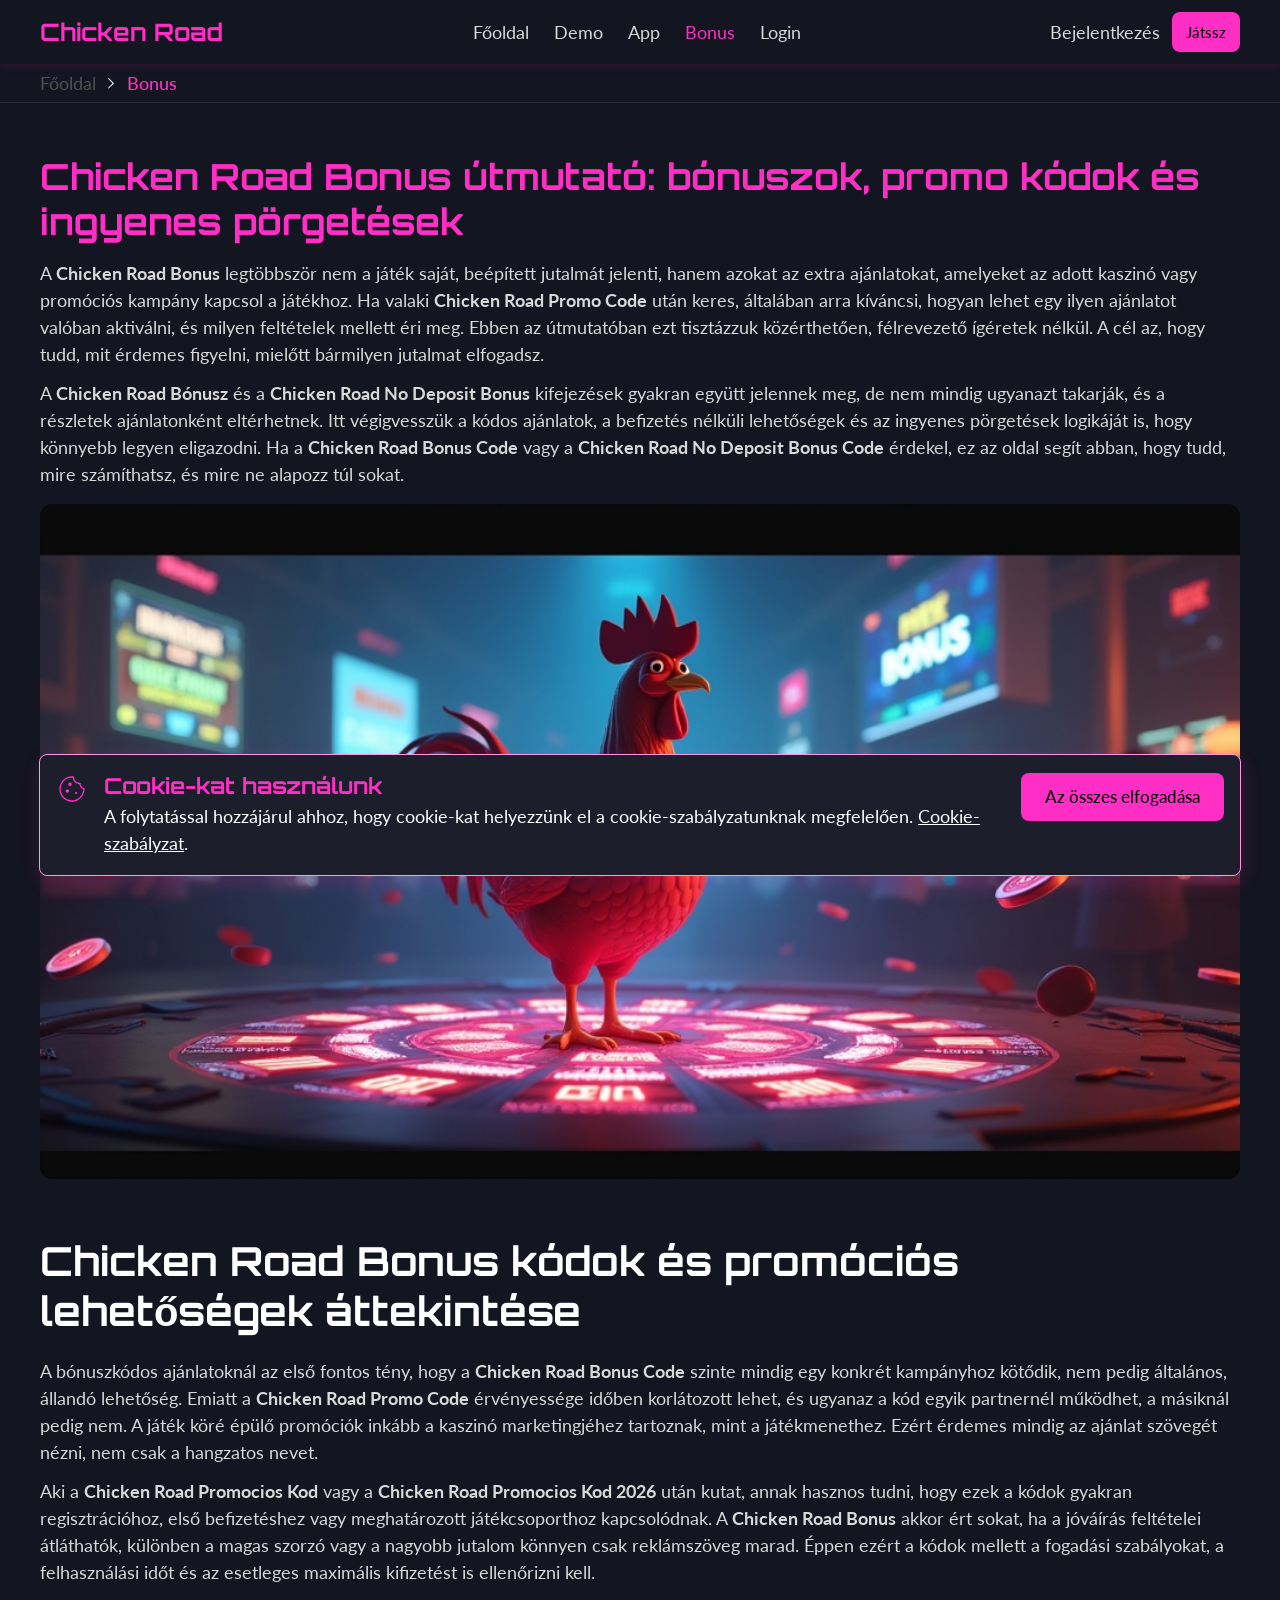
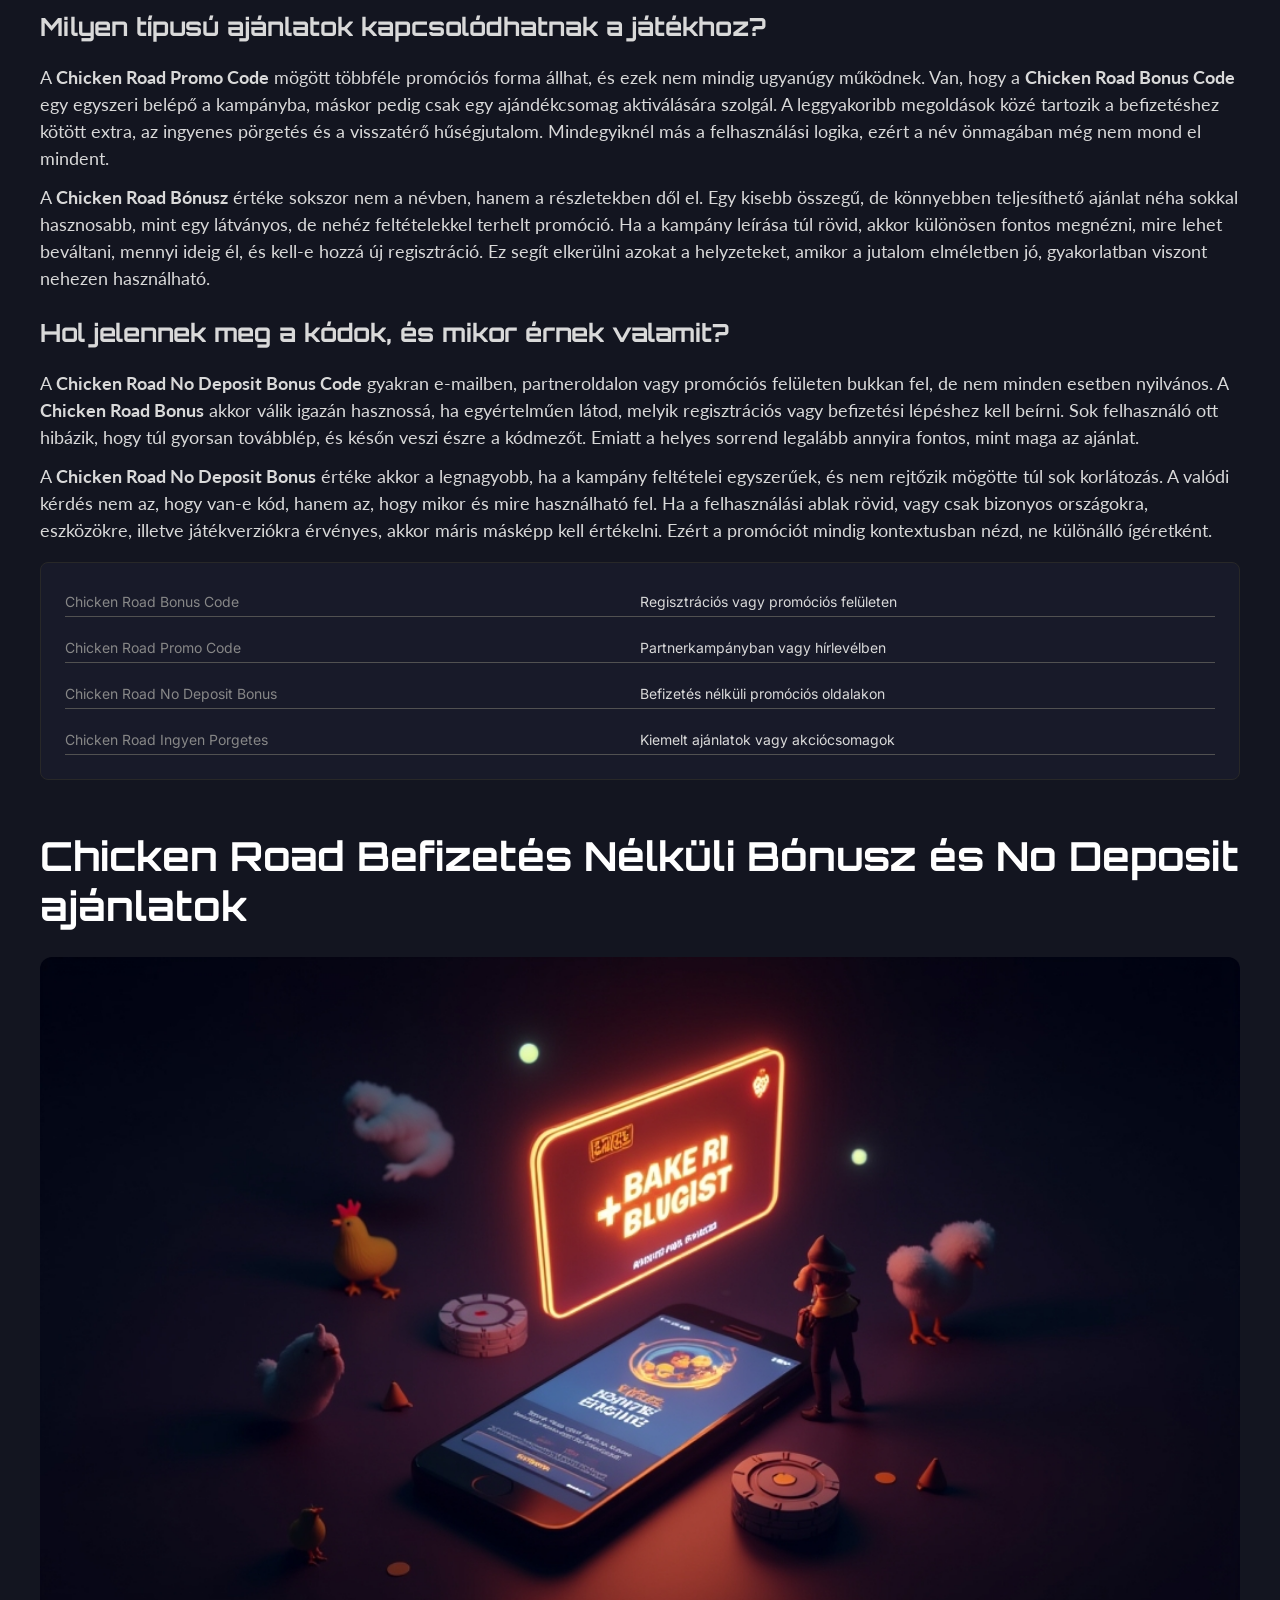
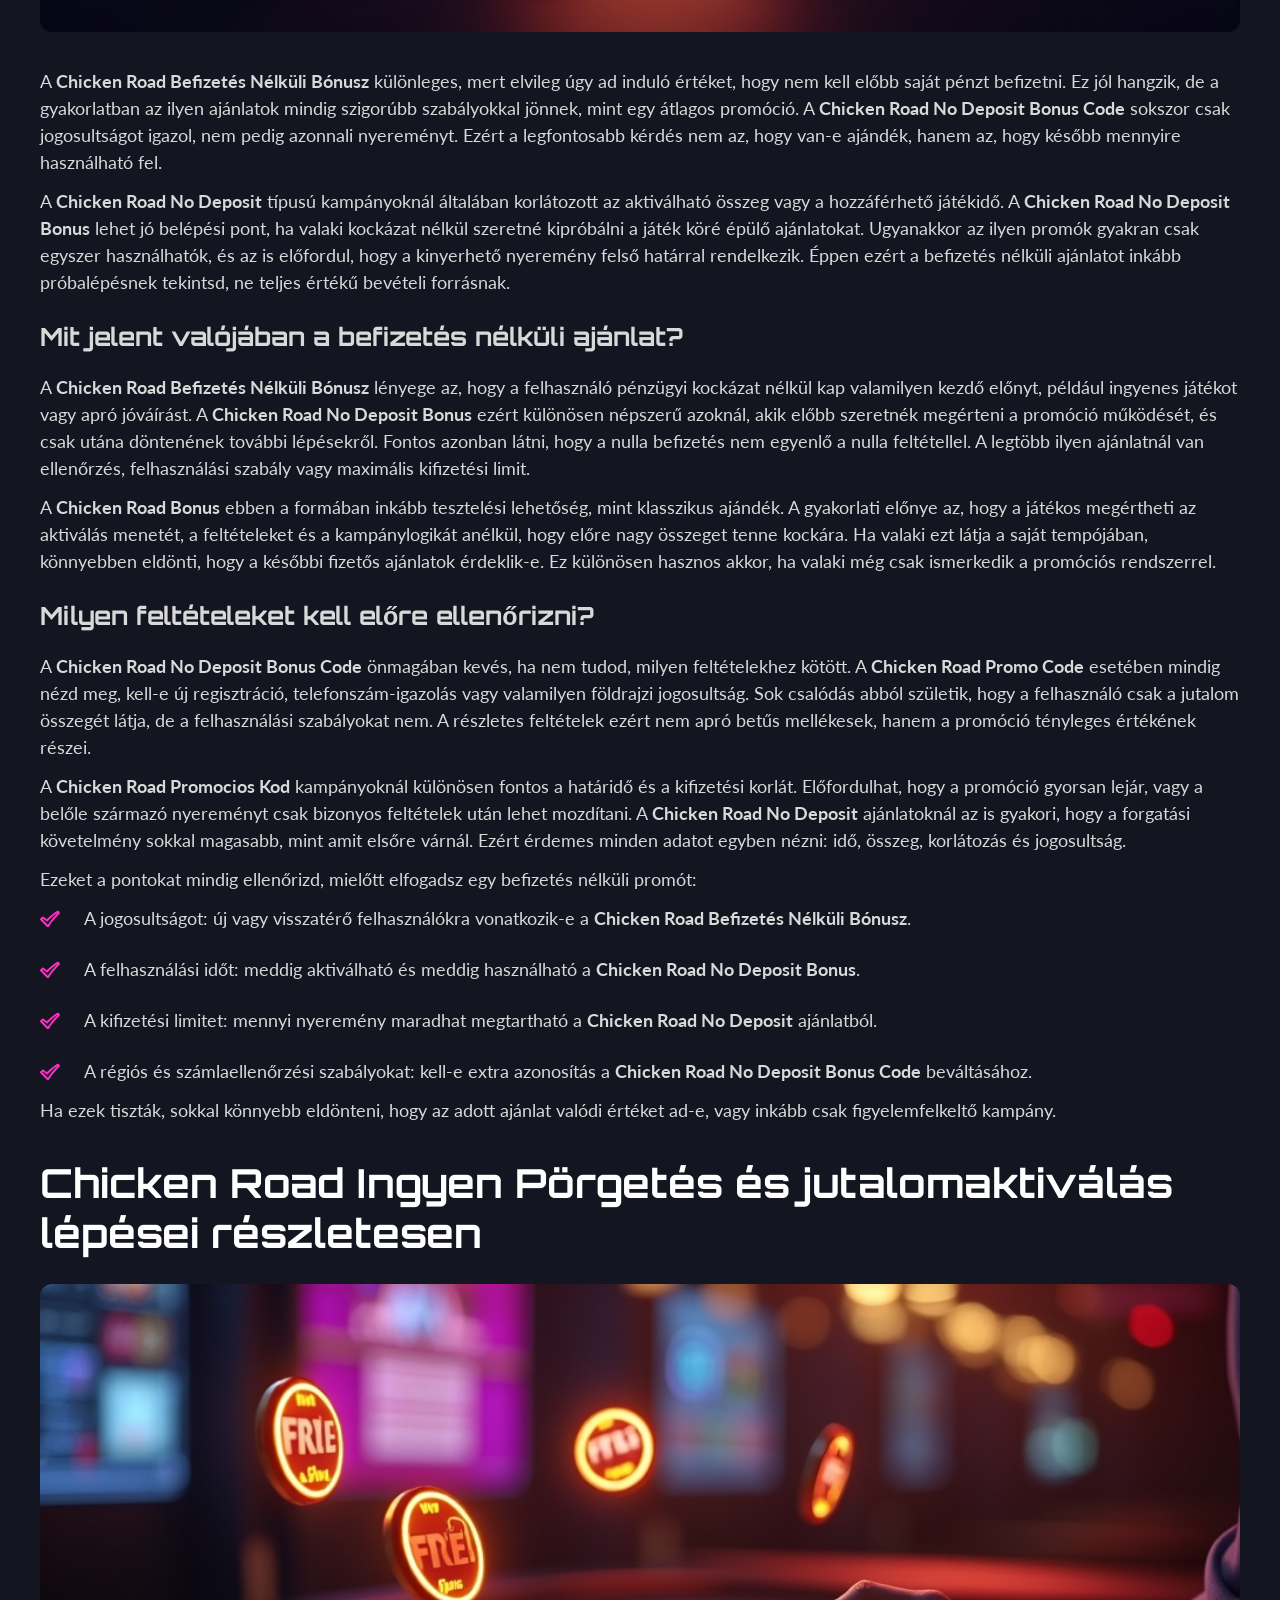
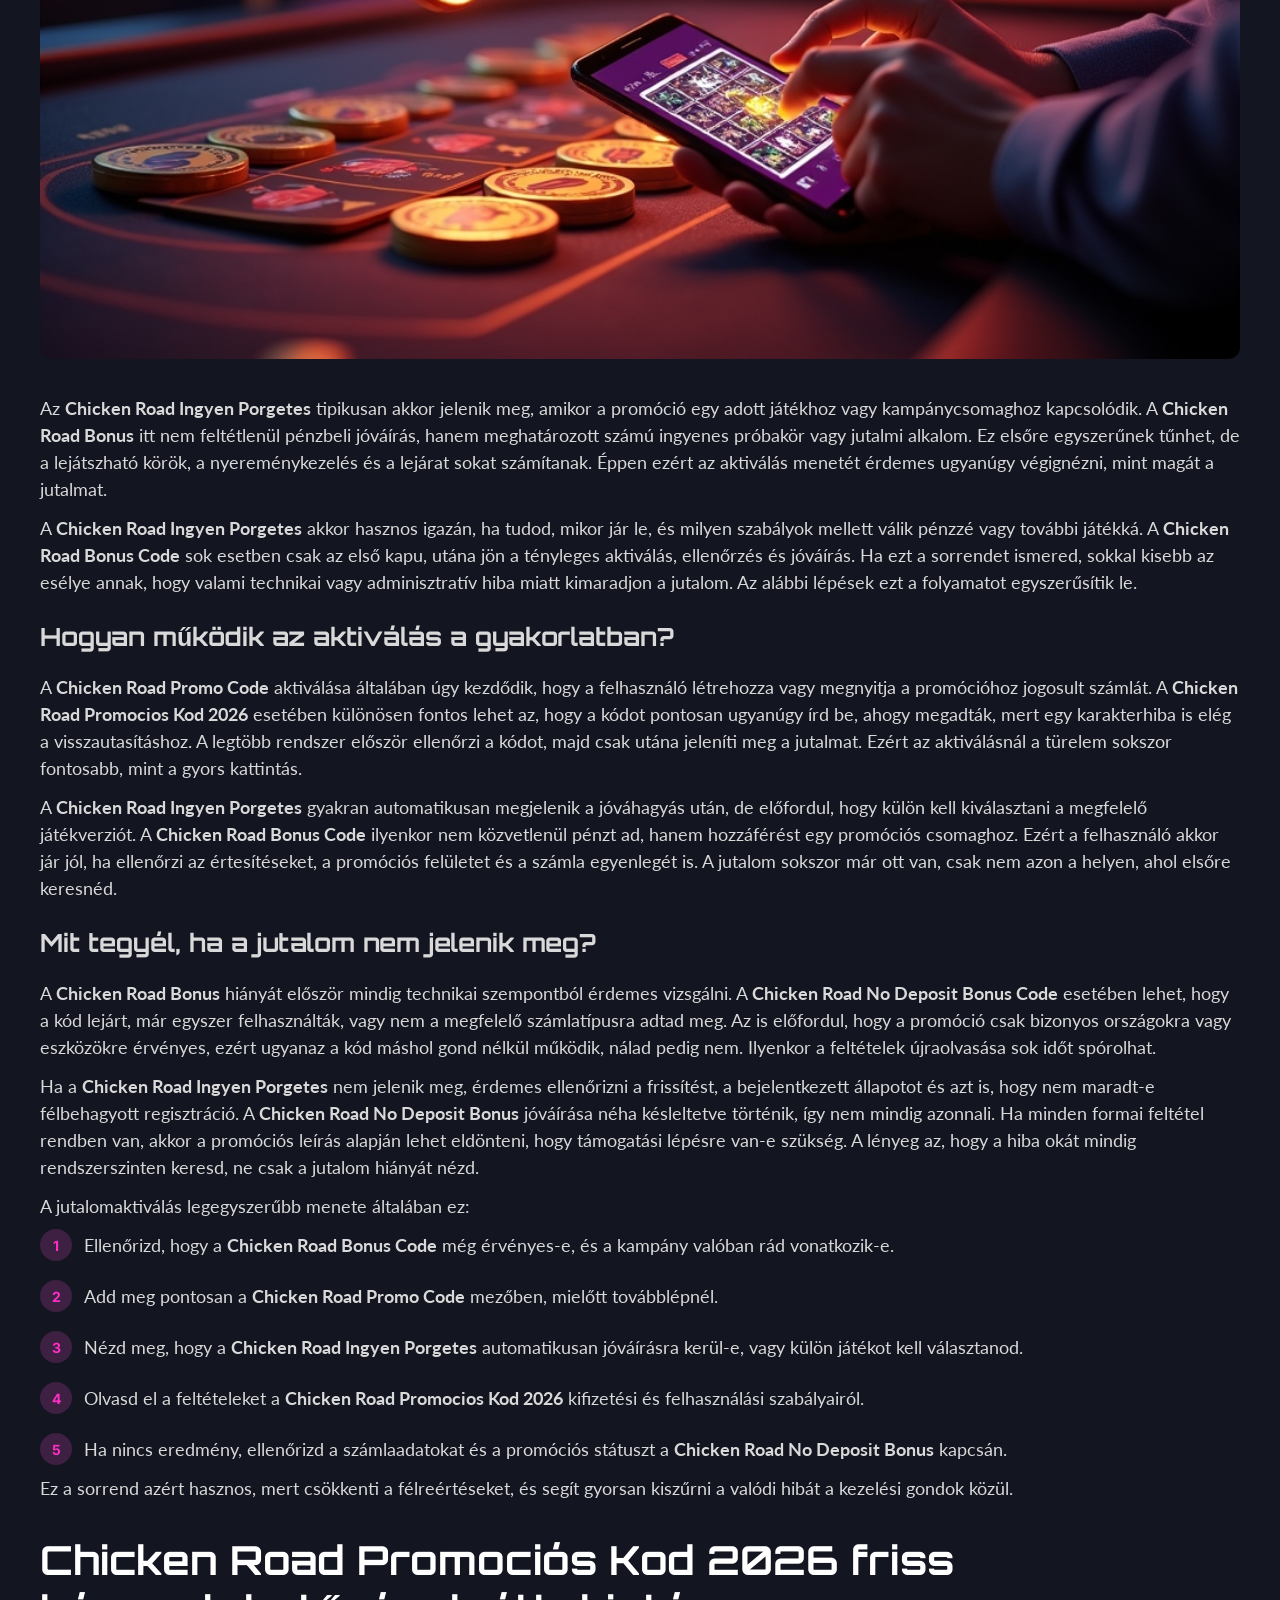
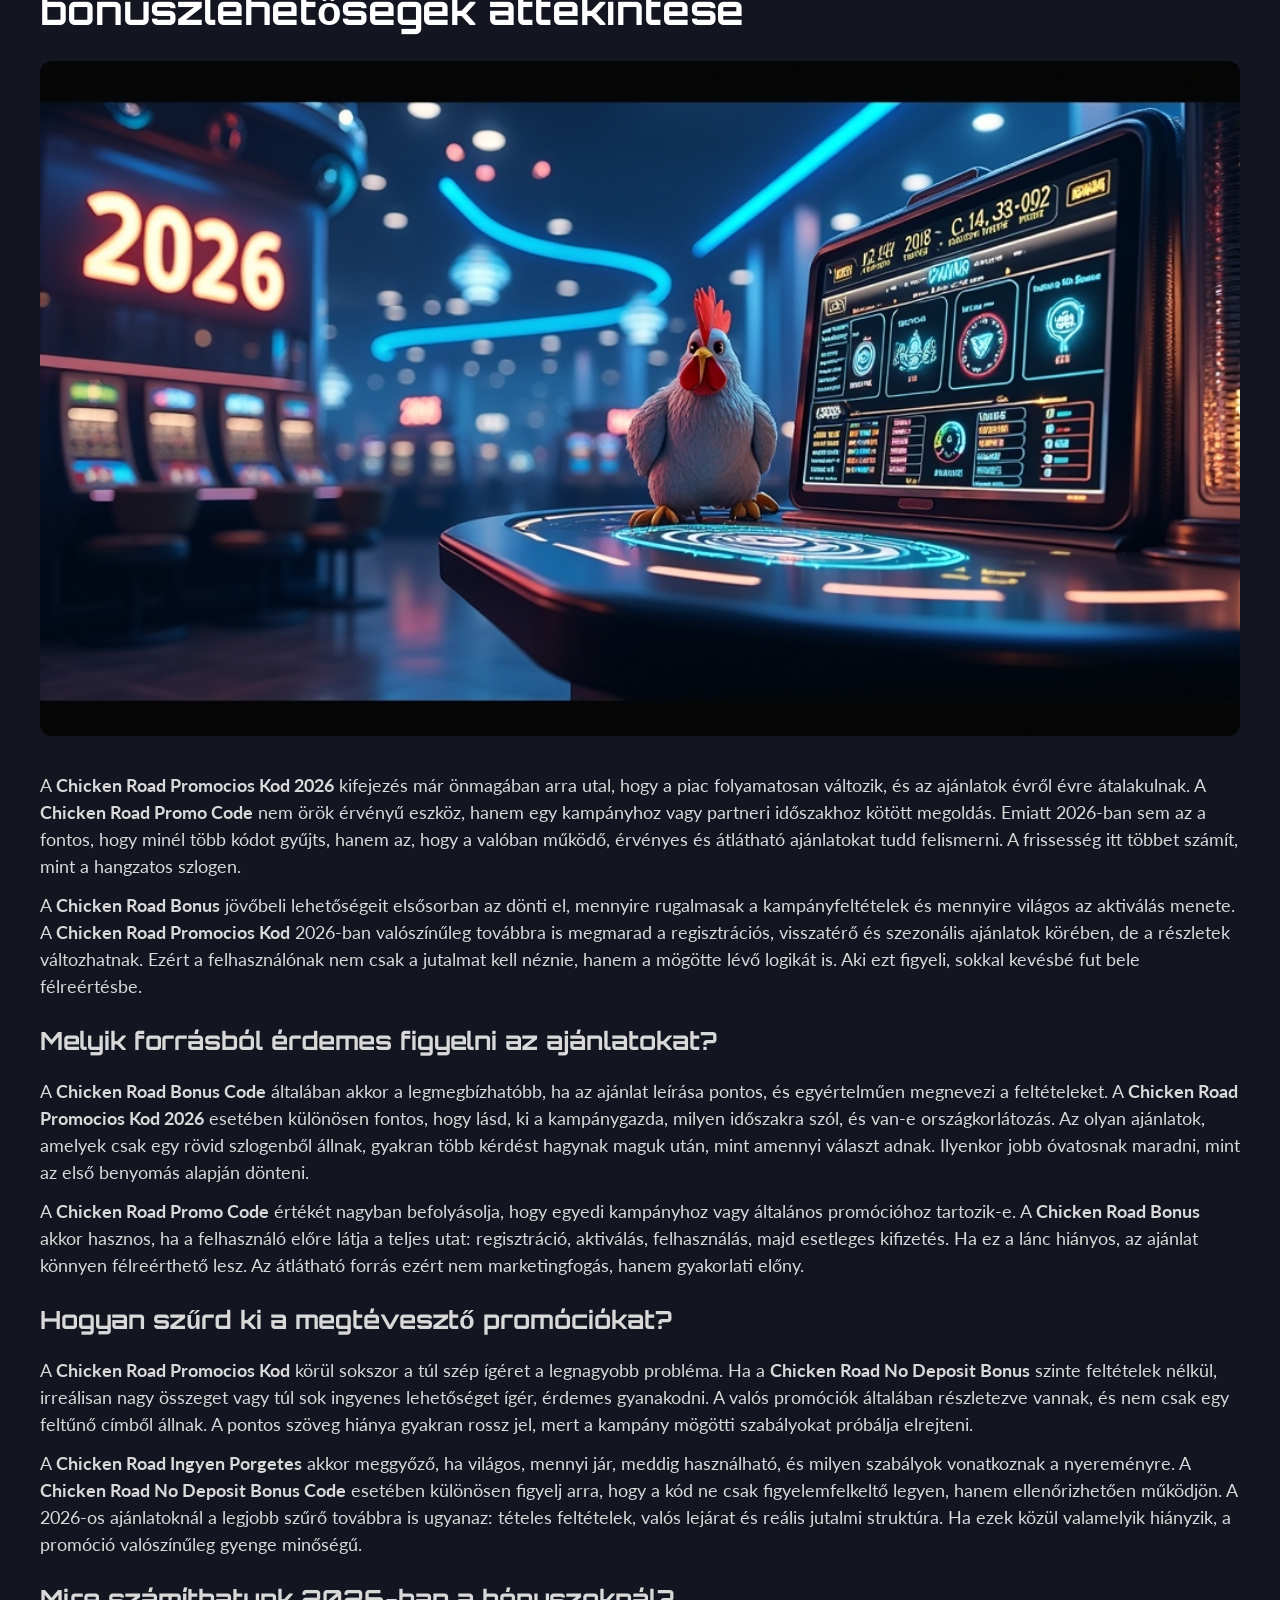
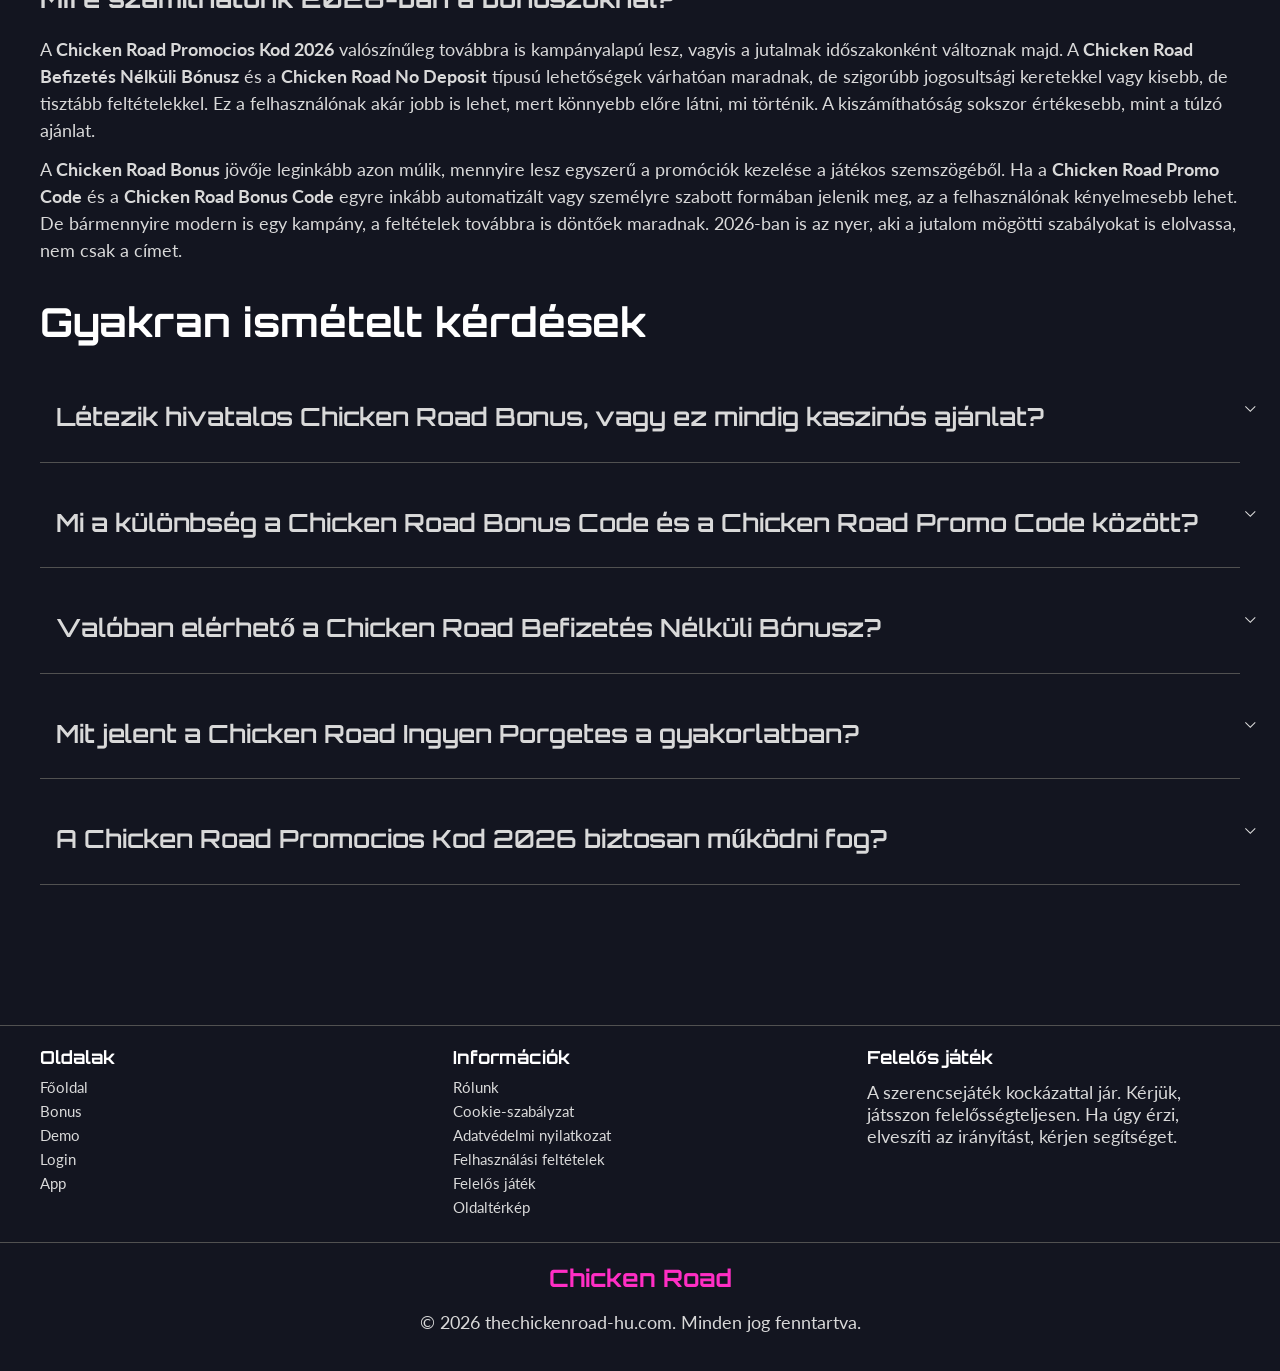
<file: bonus/index.html>
<!DOCTYPE html>
<html lang="hu">
<head>
    <meta charset="UTF-8">
    <meta name="viewport" content="width=device-width, initial-scale=1.0">
    <meta http-equiv="X-UA-Compatible" content="IE=edge">
    <meta name="robots" content="index, follow">
    <meta name="revisit-after" content="7 days">
    <title>Chicken Road Bonus: befizetés nélküli bónusz útmutató</title>
    <meta name="title" content="Chicken Road Bonus: befizetés nélküli bónusz útmutató">
    <meta name="description" content="Chicken Road Bonus 🎰: nézd meg a Chicken Road No Deposit Bonus részleteit, és aktiváld gyorsan a bónuszt pár egyszerű lépésben most. اربا">
    <meta name="keywords" content="Chicken Road Bónusz, Chicken Road Promocios Kod, Chicken Road No Deposit Bonus, Chicken Road Ingyen Porgetes, Chicken Road Promo Code 2026, Chicken Road Promo Code, Chicken Road Befizetés Nélküli Bónusz, Chicken Road Bonus, Chicken Road No Deposit, Chicken Road Promocios Kod 2026, Chicken Road No Deposit Bonus Code, Chicken Road Bonus Code">

    <link rel="canonical" href="https://ugrifulestorpenyul.hu/bonus/">

    <link rel="icon" type="image/png" sizes="32x32" href="/favicon-32x32.png">

    <meta property="og:title" content="Chicken Road Bonus: befizetés nélküli bónusz útmutató">
    <meta property="og:description" content="Chicken Road Bonus 🎰: nézd meg a Chicken Road No Deposit Bonus részleteit, és aktiváld gyorsan a bónuszt pár egyszerű lépésben most. اربا">
    <meta property="og:type" content="website">
    <meta property="og:url" content="https://ugrifulestorpenyul.hu/bonus/">
    <meta property="og:site_name" content="Chicken Road">
    <meta property="og:locale" content="hu">
    <meta property="og:image" content="https://ugrifulestorpenyul.hu/images/logo.png">

    <meta name="twitter:card" content="summary">
    <meta name="twitter:title" content="Chicken Road Bonus: befizetés nélküli bónusz útmutató">
    <meta name="twitter:description" content="Chicken Road Bonus 🎰: nézd meg a Chicken Road No Deposit Bonus részleteit, és aktiváld gyorsan a bónuszt pár egyszerű lépésben most. اربا">
    <meta name="twitter:url" content="https://ugrifulestorpenyul.hu/bonus/">
    <meta name="twitter:image" content="https://ugrifulestorpenyul.hu/images/logo.png">

    <link rel="preconnect" href="https://fonts.googleapis.com">
    <link rel="preconnect" href="https://fonts.gstatic.com" crossorigin>
    <link href="https://fonts.googleapis.com/css2?family=Orbitron:wght@700&family=Lato:wght@400;600;700&family=Inter:wght@400;700&display=swap" rel="stylesheet">

    <link rel="stylesheet" href="/css/style.css">

</head>
<body class="page-body-a3203b59">

<svg width="0" height="0" style="position:absolute;width:0;height:0;overflow:hidden" aria-hidden="true" focusable="false">
    <symbol id="icon-star-filled" viewBox="0 0 22 21">
        <path d="M7.33431 6.48594L9.93231 1.25394C10.0079 1.10253 10.1242 0.975173 10.2682 0.886161C10.4122 0.797149 10.5781 0.75 10.7473 0.75C10.9166 0.75 11.0825 0.797149 11.2264 0.886161C11.3704 0.975173 11.4867 1.10253 11.5623 1.25394L14.1603 6.48594L19.9683 7.32994C20.1358 7.35317 20.2935 7.42303 20.4232 7.53155C20.5529 7.64007 20.6495 7.78288 20.702 7.94367C20.7544 8.10446 20.7606 8.27676 20.7198 8.44089C20.679 8.60503 20.5929 8.7544 20.4713 8.87194L16.2693 12.9419L17.2613 18.6919C17.3883 19.4299 16.6083 19.9919 15.9413 19.6439L10.7473 16.9279L5.55231 19.6439C4.88631 19.9929 4.10631 19.4299 4.23331 18.6909L5.22531 12.9409L1.02331 8.87094C0.902295 8.75332 0.816706 8.6041 0.776272 8.44026C0.735838 8.27641 0.74218 8.10451 0.794577 7.94409C0.846975 7.78367 0.943325 7.64116 1.07268 7.53277C1.20203 7.42439 1.35919 7.35446 1.52631 7.33094L7.33431 6.48594Z" fill="#E6FF00" stroke="#E6FF00" stroke-width="1.5" stroke-linecap="round" stroke-linejoin="round"/>
    </symbol>
    <symbol id="icon-chevron" viewBox="0 0 11 7">
        <path d="M5.30803 4.6L9.90803 0L10.616 0.707999L5.30803 6.016L2.67029e-05 0.707999L0.708027 0L5.30803 4.6Z" fill="#D9D9D9"/>
    </symbol>
    <symbol id="icon-arrow" viewBox="0 0 7 11">
        <path d="M4.6 5.308L0 0.708L0.707999 0L6.016 5.308L0.707999 10.616L0 9.908L4.6 5.308Z" fill="white"/>
    </symbol>
    <symbol id="icon-check" viewBox="0 0 20 17">
        <path fill-rule="evenodd" clip-rule="evenodd" d="M17.4554 0.143091C17.6769 0.00980075 17.9415 -0.0324739 18.1936 0.02514C18.4457 0.0827538 18.6657 0.235776 18.8074 0.452091L19.7974 1.96209C19.9264 2.15935 19.9816 2.39586 19.9533 2.62988C19.9249 2.86389 19.8148 3.08037 19.6424 3.24109L19.6394 3.24509L19.6254 3.25809L19.5684 3.31109L19.3434 3.52609C18.0984 4.73375 16.8912 5.97968 15.7234 7.26209C13.5264 9.67809 10.9174 12.8401 9.16136 15.9081C8.67136 16.7641 7.47436 16.9481 6.76436 16.2091L0.279362 9.47109C0.186428 9.37449 0.113862 9.2602 0.0659787 9.135C0.0180956 9.0098 -0.00412753 8.87625 0.000630111 8.74229C0.00538775 8.60833 0.0370291 8.47669 0.0936734 8.3552C0.150318 8.23371 0.230809 8.12485 0.330362 8.03509L2.29036 6.26709C2.4626 6.1118 2.68346 6.0212 2.91514 6.01081C3.14682 6.00041 3.3749 6.07086 3.56036 6.21009L6.86936 8.69109C12.0384 3.59409 14.9694 1.63809 17.4554 0.143091ZM17.6654 2.35909C15.3754 3.79109 12.5174 5.86809 7.66736 10.7171C7.49717 10.8873 7.2713 10.9904 7.03122 11.0075C6.79113 11.0246 6.55294 10.9545 6.36036 10.8101L3.01836 8.30409L2.43736 8.82809L7.75436 14.3541C9.60036 11.2841 12.1414 8.22809 14.2444 5.91609C15.3518 4.69958 16.494 3.51509 17.6694 2.36409L17.6654 2.35909Z" fill="currentColor"/>
    </symbol>
    <symbol id="icon-lightning" viewBox="0 0 24 24">
        <path d="M13 10V3L4 14H11V21L20 10H13Z" stroke="currentColor" stroke-width="1.5" stroke-linecap="round" stroke-linejoin="round" fill="none"/>
    </symbol>
    <symbol id="icon-shield" viewBox="0 0 24 24">
        <path d="M20.5 5.00391V12C20.5 15.4487 18.392 17.9437 16.1982 19.6074C15.1062 20.4355 14.0108 21.0432 13.1875 21.4434C12.7766 21.6431 12.4346 21.7908 12.1973 21.8877C12.1202 21.9191 12.0538 21.944 12 21.9648C11.9462 21.944 11.8798 21.9191 11.8027 21.8877C11.5654 21.7908 11.2234 21.6431 10.8125 21.4434C9.98923 21.0432 8.89376 20.4355 7.80176 19.6074C5.60804 17.9437 3.5 15.4487 3.5 12V5.00391L12 2.0293L20.5 5.00391Z" stroke="currentColor" fill="none"/>
        <path d="M3 4.65V12C3 19.35 12 22.5 12 22.5C12 22.5 21 19.35 21 12V4.65L12 1.5L3 4.65Z" stroke="currentColor" stroke-width="1.5" stroke-linecap="square" fill="none"/>
        <path d="M8.17297 11.172L11 14L16.657 8.34302" stroke="currentColor" stroke-width="1.5" stroke-linecap="square" fill="none"/>
    </symbol>
    <symbol id="icon-medal" viewBox="0 0 24 24">
        <path d="M12 16C15.866 16 19 12.866 19 9C19 5.13401 15.866 2 12 2C8.13401 2 5 5.13401 5 9C5 12.866 8.13401 16 12 16Z" stroke="currentColor" stroke-width="1.5" fill="none"/>
        <path d="M7.35098 15L6.71398 17.323C6.08598 19.615 5.77198 20.761 6.19098 21.388C6.33798 21.608 6.53498 21.784 6.76398 21.901C7.41598 22.233 8.42398 21.708 10.439 20.658C11.109 20.308 11.445 20.134 11.801 20.096C11.9333 20.0828 12.0666 20.0828 12.199 20.096C12.555 20.134 12.89 20.309 13.561 20.658C15.576 21.708 16.584 22.233 17.236 21.901C17.465 21.784 17.662 21.608 17.809 21.388C18.229 20.761 17.914 19.615 17.286 17.323L16.649 15" stroke="currentColor" stroke-width="1.5" stroke-linecap="round" fill="none"/>
    </symbol>
    <symbol id="icon-cookie" viewBox="0 0 32 32">
        <path d="M16 28.6665C14.248 28.6665 12.6013 28.334 11.06 27.6691C9.51865 27.0042 8.1782 26.102 7.03865 24.9625C5.89909 23.8229 4.99643 22.482 4.33065 20.9398C3.66487 19.3976 3.33243 17.7509 3.33331 15.9998C3.33331 14.2816 3.66398 12.6567 4.32531 11.1251C4.98665 9.59358 5.88665 8.24692 7.02532 7.08514C8.16398 5.92336 9.49731 5.00203 11.0253 4.32114C12.5533 3.64025 14.1818 3.2998 15.9106 3.2998C16.2502 3.2998 16.5978 3.31314 16.9533 3.3398C17.3089 3.36825 17.6653 3.41225 18.0226 3.4718C17.9604 4.4718 18.0826 5.37758 18.3893 6.18914C18.6978 7.00158 19.1511 7.69358 19.7493 8.26514C20.3475 8.83669 21.0733 9.26336 21.9266 9.54514C22.78 9.82781 23.7302 9.9478 24.7773 9.90514C24.5071 11.2162 24.7826 12.3949 25.604 13.4411C26.4253 14.4874 27.4413 15.0923 28.652 15.2558L28.6626 15.4145C28.6653 15.4634 28.6666 15.5158 28.6666 15.5718C28.6666 17.3647 28.3324 19.0536 27.664 20.6385C26.9955 22.2242 26.0884 23.6131 24.9426 24.8051C23.796 25.9963 22.4555 26.9376 20.9213 27.6291C19.3853 28.3207 17.7449 28.6665 16 28.6665ZM14.0133 13.0771C14.4915 13.0771 14.8995 12.9038 15.2373 12.5571C15.5751 12.2105 15.744 11.798 15.744 11.3198C15.744 10.8416 15.5742 10.4336 15.2346 10.0958C14.8951 9.75803 14.4835 9.58914 14 9.58914C13.5298 9.58914 13.1218 9.75892 12.776 10.0985C12.4302 10.438 12.2569 10.8496 12.256 11.3331C12.256 11.8034 12.4293 12.2114 12.776 12.5571C13.1226 12.9029 13.5346 13.0762 14.012 13.0771M11.3453 19.7438C11.8244 19.7438 12.2329 19.5705 12.5706 19.2238C12.9084 18.8771 13.0773 18.4651 13.0773 17.9878C13.0773 17.5105 12.9075 17.102 12.568 16.7625C12.2284 16.4229 11.8169 16.254 11.3333 16.2558C10.8631 16.2558 10.4551 16.4256 10.1093 16.7651C9.76354 17.1047 9.5902 17.5162 9.58931 17.9998C9.58931 18.47 9.76265 18.878 10.1093 19.2238C10.456 19.5696 10.8684 19.7429 11.3466 19.7438M20.0133 21.0771C20.3138 21.0771 20.5662 20.9705 20.7706 20.7571C20.9751 20.5438 21.0773 20.2874 21.0773 19.9878C21.0773 19.6883 20.9742 19.4354 20.768 19.2291C20.5609 19.0247 20.3049 18.9225 20 18.9225C19.7075 18.9225 19.4551 19.026 19.2426 19.2331C19.0302 19.4403 18.9235 19.6958 18.9226 19.9998C18.9226 20.2922 19.0293 20.5447 19.2426 20.7571C19.456 20.9696 19.7129 21.0763 20.0133 21.0771ZM16.0053 27.3331C18.8764 27.3331 21.4231 26.2931 23.6453 24.2131C25.8702 22.1331 27.0911 19.4945 27.308 16.2971C26.1284 15.826 25.2089 15.1594 24.5493 14.2971C23.8898 13.4349 23.5009 12.3967 23.3826 11.1825C21.5515 11.0225 20.0204 10.366 18.7893 9.21314C17.5582 8.06025 16.884 6.54203 16.7666 4.65847C15.0742 4.54558 13.492 4.78247 12.02 5.36914C10.548 5.9558 9.26754 6.77936 8.17865 7.83981C7.08976 8.90025 6.23198 10.1402 5.60531 11.5598C4.97865 12.9794 4.66576 14.4594 4.66665 15.9998C4.66665 19.126 5.77376 21.7967 7.98798 24.0118C10.2031 26.226 12.8755 27.3331 16.0053 27.3331Z" fill="currentColor"/>
    </symbol>
    <symbol id="icon-timetable" viewBox="0 0 24 24">
        <mask id="tt-mask-1" fill="white">
            <path d="M17.625 7.5V9H20.6893L11.8125 17.8769L8.43751 14.5019L3.59467 19.3447L4.65535 20.4053L8.43751 16.6231L11.8125 19.9981L21.75 10.0607V13.125H23.25V7.5H17.625Z"/>
        </mask>
        <path d="M17.625 7.5V6H16.125V7.5H17.625ZM17.625 9H16.125V10.5H17.625V9ZM20.6893 9L21.75 10.0607L24.3106 7.5H20.6893V9ZM11.8125 17.8769L10.7518 18.9375L11.8125 19.9982L12.8732 18.9375L11.8125 17.8769ZM8.43751 14.5019L9.49817 13.4412L8.43751 12.3805L7.37685 13.4412L8.43751 14.5019ZM3.59467 19.3447L2.53401 18.284L1.47334 19.3447L2.53401 20.4053L3.59467 19.3447ZM4.65535 20.4053L3.59469 21.466L4.65536 22.5267L5.71602 21.466L4.65535 20.4053ZM8.43751 16.6231L9.49817 15.5625L8.4375 14.5018L7.37684 15.5625L8.43751 16.6231ZM11.8125 19.9981L10.7518 21.0588L11.8125 22.1195L12.8732 21.0588L11.8125 19.9981ZM21.75 10.0607H23.25V6.43938L20.6894 9.00003L21.75 10.0607ZM21.75 13.125H20.25V14.625H21.75V13.125ZM23.25 13.125V14.625H24.75V13.125H23.25ZM23.25 7.5H24.75V6H23.25V7.5ZM17.625 7.5H16.125V9H17.625H19.125V7.5H17.625ZM17.625 9V10.5H20.6893V9V7.5H17.625V9ZM20.6893 9L19.6287 7.93934L10.7518 16.8162L11.8125 17.8769L12.8732 18.9375L21.75 10.0607L20.6893 9ZM11.8125 17.8769L12.8732 16.8162L9.49817 13.4412L8.43751 14.5019L7.37685 15.5625L10.7518 18.9375L11.8125 17.8769ZM8.43751 14.5019L7.37685 13.4412L2.53401 18.284L3.59467 19.3447L4.65532 20.4053L9.49816 15.5625L8.43751 14.5019ZM3.59467 19.3447L2.53401 20.4053L3.59469 21.466L4.65535 20.4053L5.71601 19.3447L4.65533 18.284L3.59467 19.3447ZM4.65535 20.4053L5.71602 21.466L9.49818 17.6838L8.43751 16.6231L7.37684 15.5625L3.59469 19.3447L4.65535 20.4053ZM8.43751 16.6231L7.37685 17.6838L10.7518 21.0588L11.8125 19.9981L12.8732 18.9375L9.49817 15.5625L8.43751 16.6231ZM11.8125 19.9981L12.8732 21.0588L22.8107 11.1214L21.75 10.0607L20.6894 9.00003L10.7519 18.9375L11.8125 19.9981ZM21.75 10.0607H20.25V13.125H21.75H23.25V10.0607H21.75ZM21.75 13.125V14.625H23.25V13.125V11.625H21.75V13.125ZM23.25 13.125H24.75V7.5H23.25H21.75V13.125H23.25ZM23.25 7.5V6H17.625V7.5V9H23.25V7.5Z" fill="currentColor" mask="url(#tt-mask-1)"/>
        <mask id="tt-mask-2" fill="white">
            <path d="M2.25 4.875H0.75V23.25H23.25V21.75H2.25V4.875Z"/>
        </mask>
        <path d="M2.25 4.875H3.75V3.375H2.25V4.875ZM0.75 4.875V3.375H-0.75V4.875H0.75ZM0.75 23.25H-0.75V24.75H0.75V23.25ZM23.25 23.25V24.75H24.75V23.25H23.25ZM23.25 21.75H24.75V20.25H23.25V21.75ZM2.25 21.75H0.75V23.25H2.25V21.75ZM2.25 4.875V3.375H0.75V4.875V6.375H2.25V4.875ZM0.75 4.875H-0.75V23.25H0.75H2.25V4.875H0.75ZM0.75 23.25V24.75H23.25V23.25V21.75H0.75V23.25ZM23.25 23.25H24.75V21.75H23.25H21.75V23.25H23.25ZM23.25 21.75V20.25H2.25V21.75V23.25H23.25V21.75ZM2.25 21.75H3.75V4.875H2.25H0.75V21.75H2.25Z" fill="currentColor" mask="url(#tt-mask-2)"/>
    </symbol>
    <symbol id="icon-controller" viewBox="0 0 80 80">
        <rect x="0.5" y="0.5" width="79" height="79" rx="39.5" fill="currentColor" fill-opacity="0.15"/>
        <rect x="0.5" y="0.5" width="79" height="79" rx="39.5" stroke="currentColor" fill="none"/>
        <path d="M34.207 34.5849V40.5849M31.207 37.5849H37.207M46.0465 27.8304H33.955C31.8786 27.8308 29.8874 28.656 28.4193 30.1243C26.9512 31.5927 26.1265 33.5841 26.1265 35.6604V48.0579C26.1265 51.1704 29.926 52.6854 32.0695 50.4294L36.5335 45.7284H43.4695L47.782 50.9184C49.843 53.3994 53.8765 51.9414 53.8765 48.7179V35.6589C53.8761 33.5828 53.0512 31.5918 51.5831 30.1238C50.1151 28.6558 48.1226 27.8308 46.0465 27.8304Z" stroke="currentColor" stroke-width="2" stroke-linecap="round" stroke-linejoin="round" fill="none"/>
        <path d="M43.9929 35.585C44.2691 35.585 44.4929 35.8088 44.4929 36.085C44.4929 36.3611 44.2691 36.585 43.9929 36.585C43.7168 36.585 43.4929 36.3611 43.4929 36.085C43.4929 35.8088 43.7168 35.585 43.9929 35.585Z" fill="currentColor" stroke="currentColor" stroke-width="2"/>
        <path d="M47.293 38.8849C47.5691 38.8849 47.793 39.1087 47.793 39.3849C47.793 39.661 47.5691 39.8849 47.293 39.8849C47.0168 39.8849 46.793 39.661 46.793 39.3849C46.793 39.1087 47.0168 38.8849 47.293 38.8849Z" fill="currentColor" stroke="currentColor" stroke-width="2"/>
    </symbol>
</svg>

<div class="site-wrapper-a3203b59">
    <div class="top-navigation-area">
<header class="main-header-a3203b59">
    <div class="container-a3203b59 header-inner-a3203b59">
        <a href="/" class="brand-logo-a3203b59" title="Chicken Road">Chicken Road</a>

        <nav class="navigation-menu-a3203b59">
            <a href="/" title="Főoldal" class="nav-link-a3203b59">Főoldal</a>
            <a href="/demo/" title="Demo" class="nav-link-a3203b59">Demo</a>
            <a href="/app/" title="App" class="nav-link-a3203b59">App</a>
            <a href="/bonus/" title="Bonus" class="nav-link-a3203b59 active">Bonus</a>
            <a href="/login/" title="Login" class="nav-link-a3203b59">Login</a>
        </nav>

        <div class="header-actions-a3203b59">
            <a href="/go" title="Bejelentkezés" class="login-text-a3203b59" target="_blank" rel="noindex nofollow">Bejelentkezés</a>
            <a href="/go" class="btn-play-now-a3203b59 btn-play-header-a3203b59" target="_blank" rel="noindex nofollow">Játssz</a>

            <div class="mobile-controls-a3203b59">
                <a href="/go" title="Bejelentkezés" class="login-mobile-link" target="_blank" rel="noindex nofollow">
                    <img src="/images/login.svg" alt="Bejelentkezés Chicken Road Promo Code 2026" title="Bejelentkezés Chicken Road Promo Code 2026" />
                </a>
                <div class="burger-button-a3203b59" id="burger" aria-label="Open menu" aria-expanded="false">
                    <img src="/images/hamburger-button.svg" alt="Open navigation menu Chicken Road Promo Code 2026" title="Menu" />
                </div>
            </div>
        </div>
    </div>
</header><nav class="breadcrumb-nav-a3203b59" aria-label="Breadcrumb">
    <div class="container-a3203b59">
        <ol class="breadcrumb-list-a3203b59">
            <li class="breadcrumb-item-a3203b59">
                <a href="/" title="Főoldal">Főoldal</a>
            </li>
            <svg class="breadcrumb-arrow-a3203b59" aria-hidden="true"><use href="#icon-arrow"/></svg>
            <li class="breadcrumb-item-a3203b59 current-a3203b59" aria-current="page">Bonus</li>
        </ol>
    </div>
</nav>
    </div>

    <div class="menu-overlay-a3203b59" id="navOverlay">
        <div class="overlay-content-a3203b59">
            <nav class="mobile-nav-a3203b59">
                <a href="/" class="mobile-link-a3203b59">Főoldal</a>
                <a href="/demo/" class="mobile-link-a3203b59">Demo</a>
                <a href="/app/" class="mobile-link-a3203b59">App</a>
                <a href="/bonus/" class="mobile-link-a3203b59 active">Bonus</a>
                <a href="/login/" class="mobile-link-a3203b59">Login</a>
                <a href="/about-us/" class="mobile-link-a3203b59">Rólunk</a>
                <a href="/cookie-policy/" class="mobile-link-a3203b59">Cookie-szabályzat</a>
                <a href="/privacy-policy/" class="mobile-link-a3203b59">Adatvédelmi nyilatkozat</a>
                <a href="/terms-and-conditions/" class="mobile-link-a3203b59">Felhasználási feltételek</a>
                <a href="/responsible-gambling/" class="mobile-link-a3203b59">Felelős játék</a>
                <a href="/sitemap/" class="mobile-link-a3203b59">Oldaltérkép</a>
            </nav>
        </div>
    </div>

    <main class="main-content-a3203b59">
        <div class="info-container-a3203b59">
        <h1 class="page-title-a3203b59">Chicken Road Bonus útmutató: bónuszok, promo kódok és ingyenes pörgetések</h1>
            <div class="article-text-a3203b59">
                <p class="paragraph-a3203b59">A <strong>Chicken Road Bonus</strong> legtöbbször nem a játék saját, beépített jutalmát jelenti, hanem azokat az extra ajánlatokat, amelyeket az adott kaszinó vagy promóciós kampány kapcsol a játékhoz. Ha valaki <strong>Chicken Road Promo Code</strong> után keres, általában arra kíváncsi, hogyan lehet egy ilyen ajánlatot valóban aktiválni, és milyen feltételek mellett éri meg. Ebben az útmutatóban ezt tisztázzuk közérthetően, félrevezető ígéretek nélkül. A cél az, hogy tudd, mit érdemes figyelni, mielőtt bármilyen jutalmat elfogadsz.</p>
                <p class="paragraph-a3203b59">A <strong>Chicken Road Bónusz</strong> és a <strong>Chicken Road No Deposit Bonus</strong> kifejezések gyakran együtt jelennek meg, de nem mindig ugyanazt takarják, és a részletek ajánlatonként eltérhetnek. Itt végigvesszük a kódos ajánlatok, a befizetés nélküli lehetőségek és az ingyenes pörgetések logikáját is, hogy könnyebb legyen eligazodni. Ha a <strong>Chicken Road Bonus Code</strong> vagy a <strong>Chicken Road No Deposit Bonus Code</strong> érdekel, ez az oldal segít abban, hogy tudd, mire számíthatsz, és mire ne alapozz túl sokat.</p>

            <img src="/images/chicken-road-bonus-attekintes.png" alt="Csirke figura, bonusz kódok és jutalom ikonok sötét kaszinó hangulatban" title="Chicken Road Bonus" class="section-image-a3203b59" />



        <section class="wrap-a3203b59">
            <h2 class="other-title-a3203b59" id="toc-s0">Chicken Road Bonus kódok és promóciós lehetőségek áttekintése</h2>

                <p class="paragraph-a3203b59">A bónuszkódos ajánlatoknál az első fontos tény, hogy a <strong>Chicken Road Bonus Code</strong> szinte mindig egy konkrét kampányhoz kötődik, nem pedig általános, állandó lehetőség. Emiatt a <strong>Chicken Road Promo Code</strong> érvényessége időben korlátozott lehet, és ugyanaz a kód egyik partnernél működhet, a másiknál pedig nem. A játék köré épülő promóciók inkább a kaszinó marketingjéhez tartoznak, mint a játékmenethez. Ezért érdemes mindig az ajánlat szövegét nézni, nem csak a hangzatos nevet.</p>
                <p class="paragraph-a3203b59">Aki a <strong>Chicken Road Promocios Kod</strong> vagy a <strong>Chicken Road Promocios Kod 2026</strong> után kutat, annak hasznos tudni, hogy ezek a kódok gyakran regisztrációhoz, első befizetéshez vagy meghatározott játékcsoporthoz kapcsolódnak. A <strong>Chicken Road Bonus</strong> akkor ért sokat, ha a jóváírás feltételei átláthatók, különben a magas szorzó vagy a nagyobb jutalom könnyen csak reklámszöveg marad. Éppen ezért a kódok mellett a fogadási szabályokat, a felhasználási időt és az esetleges maximális kifizetést is ellenőrizni kell.</p>

                
        <h3 class="other-title-a3203b59" id="toc-s0-b0">Milyen típusú ajánlatok kapcsolódhatnak a játékhoz?</h3>
            <p class="paragraph-a3203b59">A <strong>Chicken Road Promo Code</strong> mögött többféle promóciós forma állhat, és ezek nem mindig ugyanúgy működnek. Van, hogy a <strong>Chicken Road Bonus Code</strong> egy egyszeri belépő a kampányba, máskor pedig csak egy ajándékcsomag aktiválására szolgál. A leggyakoribb megoldások közé tartozik a befizetéshez kötött extra, az ingyenes pörgetés és a visszatérő hűségjutalom. Mindegyiknél más a felhasználási logika, ezért a név önmagában még nem mond el mindent.</p>
            <p class="paragraph-a3203b59">A <strong>Chicken Road Bónusz</strong> értéke sokszor nem a névben, hanem a részletekben dől el. Egy kisebb összegű, de könnyebben teljesíthető ajánlat néha sokkal hasznosabb, mint egy látványos, de nehéz feltételekkel terhelt promóció. Ha a kampány leírása túl rövid, akkor különösen fontos megnézni, mire lehet beváltani, mennyi ideig él, és kell-e hozzá új regisztráció. Ez segít elkerülni azokat a helyzeteket, amikor a jutalom elméletben jó, gyakorlatban viszont nehezen használható.</p>



                
        <h3 class="other-title-a3203b59" id="toc-s0-b1">Hol jelennek meg a kódok, és mikor érnek valamit?</h3>
            <p class="paragraph-a3203b59">A <strong>Chicken Road No Deposit Bonus Code</strong> gyakran e-mailben, partneroldalon vagy promóciós felületen bukkan fel, de nem minden esetben nyilvános. A <strong>Chicken Road Bonus</strong> akkor válik igazán hasznossá, ha egyértelműen látod, melyik regisztrációs vagy befizetési lépéshez kell beírni. Sok felhasználó ott hibázik, hogy túl gyorsan továbblép, és későn veszi észre a kódmezőt. Emiatt a helyes sorrend legalább annyira fontos, mint maga az ajánlat.</p>
            <p class="paragraph-a3203b59">A <strong>Chicken Road No Deposit Bonus</strong> értéke akkor a legnagyobb, ha a kampány feltételei egyszerűek, és nem rejtőzik mögötte túl sok korlátozás. A valódi kérdés nem az, hogy van-e kód, hanem az, hogy mikor és mire használható fel. Ha a felhasználási ablak rövid, vagy csak bizonyos országokra, eszközökre, illetve játékverziókra érvényes, akkor máris másképp kell értékelni. Ezért a promóciót mindig kontextusban nézd, ne különálló ígéretként.</p>



                
        <dl class="info-table-a3203b59">
            <div class="info-table-row-a3203b59">
                <dt>Chicken Road Bonus Code</dt>
                <dd>Regisztrációs vagy promóciós felületen</dd>
            </div>
            <div class="info-table-row-a3203b59">
                <dt>Chicken Road Promo Code</dt>
                <dd>Partnerkampányban vagy hírlevélben</dd>
            </div>
            <div class="info-table-row-a3203b59">
                <dt>Chicken Road No Deposit Bonus</dt>
                <dd>Befizetés nélküli promóciós oldalakon</dd>
            </div>
            <div class="info-table-row-a3203b59">
                <dt>Chicken Road Ingyen Porgetes</dt>
                <dd>Kiemelt ajánlatok vagy akciócsomagok</dd>
            </div>
        </dl>



        </section>
        <section class="wrap-a3203b59">
            <h2 class="other-title-a3203b59" id="toc-s1">Chicken Road Befizetés Nélküli Bónusz és No Deposit ajánlatok</h2>
                <img src="/images/befizetes-nelkuli-bonusz-attekintes.png" alt="Befizetés nélküli bónusz kártya és jutalom ikonok sötét játékos környezetben" title="Chicken Road Befizetés Nélküli Bónusz" class="section-image-a3203b59" />

                <p class="paragraph-a3203b59">A <strong>Chicken Road Befizetés Nélküli Bónusz</strong> különleges, mert elvileg úgy ad induló értéket, hogy nem kell előbb saját pénzt befizetni. Ez jól hangzik, de a gyakorlatban az ilyen ajánlatok mindig szigorúbb szabályokkal jönnek, mint egy átlagos promóció. A <strong>Chicken Road No Deposit Bonus Code</strong> sokszor csak jogosultságot igazol, nem pedig azonnali nyereményt. Ezért a legfontosabb kérdés nem az, hogy van-e ajándék, hanem az, hogy később mennyire használható fel.</p>
                <p class="paragraph-a3203b59">A <strong>Chicken Road No Deposit</strong> típusú kampányoknál általában korlátozott az aktiválható összeg vagy a hozzáférhető játékidő. A <strong>Chicken Road No Deposit Bonus</strong> lehet jó belépési pont, ha valaki kockázat nélkül szeretné kipróbálni a játék köré épülő ajánlatokat. Ugyanakkor az ilyen promók gyakran csak egyszer használhatók, és az is előfordul, hogy a kinyerhető nyeremény felső határral rendelkezik. Éppen ezért a befizetés nélküli ajánlatot inkább próbalépésnek tekintsd, ne teljes értékű bevételi forrásnak.</p>

                
        <h3 class="other-title-a3203b59" id="toc-s1-b0">Mit jelent valójában a befizetés nélküli ajánlat?</h3>
            <p class="paragraph-a3203b59">A <strong>Chicken Road Befizetés Nélküli Bónusz</strong> lényege az, hogy a felhasználó pénzügyi kockázat nélkül kap valamilyen kezdő előnyt, például ingyenes játékot vagy apró jóváírást. A <strong>Chicken Road No Deposit Bonus</strong> ezért különösen népszerű azoknál, akik előbb szeretnék megérteni a promóció működését, és csak utána döntenének további lépésekről. Fontos azonban látni, hogy a nulla befizetés nem egyenlő a nulla feltétellel. A legtöbb ilyen ajánlatnál van ellenőrzés, felhasználási szabály vagy maximális kifizetési limit.</p>
            <p class="paragraph-a3203b59">A <strong>Chicken Road Bonus</strong> ebben a formában inkább tesztelési lehetőség, mint klasszikus ajándék. A gyakorlati előnye az, hogy a játékos megértheti az aktiválás menetét, a feltételeket és a kampánylogikát anélkül, hogy előre nagy összeget tenne kockára. Ha valaki ezt látja a saját tempójában, könnyebben eldönti, hogy a későbbi fizetős ajánlatok érdeklik-e. Ez különösen hasznos akkor, ha valaki még csak ismerkedik a promóciós rendszerrel.</p>



                
        <h3 class="other-title-a3203b59" id="toc-s1-b1">Milyen feltételeket kell előre ellenőrizni?</h3>
            <p class="paragraph-a3203b59">A <strong>Chicken Road No Deposit Bonus Code</strong> önmagában kevés, ha nem tudod, milyen feltételekhez kötött. A <strong>Chicken Road Promo Code</strong> esetében mindig nézd meg, kell-e új regisztráció, telefonszám-igazolás vagy valamilyen földrajzi jogosultság. Sok csalódás abból születik, hogy a felhasználó csak a jutalom összegét látja, de a felhasználási szabályokat nem. A részletes feltételek ezért nem apró betűs mellékesek, hanem a promóció tényleges értékének részei.</p>
            <p class="paragraph-a3203b59">A <strong>Chicken Road Promocios Kod</strong> kampányoknál különösen fontos a határidő és a kifizetési korlát. Előfordulhat, hogy a promóció gyorsan lejár, vagy a belőle származó nyereményt csak bizonyos feltételek után lehet mozdítani. A <strong>Chicken Road No Deposit</strong> ajánlatoknál az is gyakori, hogy a forgatási követelmény sokkal magasabb, mint amit elsőre várnál. Ezért érdemes minden adatot egyben nézni: idő, összeg, korlátozás és jogosultság.</p>



                
            <p class="paragraph-a3203b59">Ezeket a pontokat mindig ellenőrizd, mielőtt elfogadsz egy befizetés nélküli promót:</p>
        <ul class="bullet-list-a3203b59">
                <li>
                    <span class="bullet-list-icon-a3203b59"><svg aria-hidden="true"><use href="#icon-check"/></svg></span>
                    A jogosultságot: új vagy visszatérő felhasználókra vonatkozik-e a <strong>Chicken Road Befizetés Nélküli Bónusz</strong>.
                </li>
                <li>
                    <span class="bullet-list-icon-a3203b59"><svg aria-hidden="true"><use href="#icon-check"/></svg></span>
                    A felhasználási időt: meddig aktiválható és meddig használható a <strong>Chicken Road No Deposit Bonus</strong>.
                </li>
                <li>
                    <span class="bullet-list-icon-a3203b59"><svg aria-hidden="true"><use href="#icon-check"/></svg></span>
                    A kifizetési limitet: mennyi nyeremény maradhat megtartható a <strong>Chicken Road No Deposit</strong> ajánlatból.
                </li>
                <li>
                    <span class="bullet-list-icon-a3203b59"><svg aria-hidden="true"><use href="#icon-check"/></svg></span>
                    A régiós és számlaellenőrzési szabályokat: kell-e extra azonosítás a <strong>Chicken Road No Deposit Bonus Code</strong> beváltásához.
                </li>
        </ul>
            <p class="paragraph-a3203b59">Ha ezek tiszták, sokkal könnyebb eldönteni, hogy az adott ajánlat valódi értéket ad-e, vagy inkább csak figyelemfelkeltő kampány.</p>



        </section>
        <section class="wrap-a3203b59">
            <h2 class="other-title-a3203b59" id="toc-s2">Chicken Road Ingyen Pörgetés és jutalomaktiválás lépései részletesen</h2>
                <img src="/images/ingyen-porgetes-aktivalas.png" alt="Ingyen pörgetés ikonok és aktiválási felület sötét kaszinó hangulatban" title="Chicken Road Bonus Code" class="section-image-a3203b59" />

                <p class="paragraph-a3203b59">Az <strong>Chicken Road Ingyen Porgetes</strong> tipikusan akkor jelenik meg, amikor a promóció egy adott játékhoz vagy kampánycsomaghoz kapcsolódik. A <strong>Chicken Road Bonus</strong> itt nem feltétlenül pénzbeli jóváírás, hanem meghatározott számú ingyenes próbakör vagy jutalmi alkalom. Ez elsőre egyszerűnek tűnhet, de a lejátszható körök, a nyereménykezelés és a lejárat sokat számítanak. Éppen ezért az aktiválás menetét érdemes ugyanúgy végignézni, mint magát a jutalmat.</p>
                <p class="paragraph-a3203b59">A <strong>Chicken Road Ingyen Porgetes</strong> akkor hasznos igazán, ha tudod, mikor jár le, és milyen szabályok mellett válik pénzzé vagy további játékká. A <strong>Chicken Road Bonus Code</strong> sok esetben csak az első kapu, utána jön a tényleges aktiválás, ellenőrzés és jóváírás. Ha ezt a sorrendet ismered, sokkal kisebb az esélye annak, hogy valami technikai vagy adminisztratív hiba miatt kimaradjon a jutalom. Az alábbi lépések ezt a folyamatot egyszerűsítik le.</p>

                
        <h3 class="other-title-a3203b59" id="toc-s2-b0">Hogyan működik az aktiválás a gyakorlatban?</h3>
            <p class="paragraph-a3203b59">A <strong>Chicken Road Promo Code</strong> aktiválása általában úgy kezdődik, hogy a felhasználó létrehozza vagy megnyitja a promócióhoz jogosult számlát. A <strong>Chicken Road Promocios Kod 2026</strong> esetében különösen fontos lehet az, hogy a kódot pontosan ugyanúgy írd be, ahogy megadták, mert egy karakterhiba is elég a visszautasításhoz. A legtöbb rendszer először ellenőrzi a kódot, majd csak utána jeleníti meg a jutalmat. Ezért az aktiválásnál a türelem sokszor fontosabb, mint a gyors kattintás.</p>
            <p class="paragraph-a3203b59">A <strong>Chicken Road Ingyen Porgetes</strong> gyakran automatikusan megjelenik a jóváhagyás után, de előfordul, hogy külön kell kiválasztani a megfelelő játékverziót. A <strong>Chicken Road Bonus Code</strong> ilyenkor nem közvetlenül pénzt ad, hanem hozzáférést egy promóciós csomaghoz. Ezért a felhasználó akkor jár jól, ha ellenőrzi az értesítéseket, a promóciós felületet és a számla egyenlegét is. A jutalom sokszor már ott van, csak nem azon a helyen, ahol elsőre keresnéd.</p>



                
        <h3 class="other-title-a3203b59" id="toc-s2-b1">Mit tegyél, ha a jutalom nem jelenik meg?</h3>
            <p class="paragraph-a3203b59">A <strong>Chicken Road Bonus</strong> hiányát először mindig technikai szempontból érdemes vizsgálni. A <strong>Chicken Road No Deposit Bonus Code</strong> esetében lehet, hogy a kód lejárt, már egyszer felhasználták, vagy nem a megfelelő számlatípusra adtad meg. Az is előfordul, hogy a promóció csak bizonyos országokra vagy eszközökre érvényes, ezért ugyanaz a kód máshol gond nélkül működik, nálad pedig nem. Ilyenkor a feltételek újraolvasása sok időt spórolhat.</p>
            <p class="paragraph-a3203b59">Ha a <strong>Chicken Road Ingyen Porgetes</strong> nem jelenik meg, érdemes ellenőrizni a frissítést, a bejelentkezett állapotot és azt is, hogy nem maradt-e félbehagyott regisztráció. A <strong>Chicken Road No Deposit Bonus</strong> jóváírása néha késleltetve történik, így nem mindig azonnali. Ha minden formai feltétel rendben van, akkor a promóciós leírás alapján lehet eldönteni, hogy támogatási lépésre van-e szükség. A lényeg az, hogy a hiba okát mindig rendszerszinten keresd, ne csak a jutalom hiányát nézd.</p>



                
            <p class="paragraph-a3203b59">A jutalomaktiválás legegyszerűbb menete általában ez:</p>
        <ol class="numbered-list-a3203b59">
<li>Ellenőrizd, hogy a <strong>Chicken Road Bonus Code</strong> még érvényes-e, és a kampány valóban rád vonatkozik-e.</li><li>Add meg pontosan a <strong>Chicken Road Promo Code</strong> mezőben, mielőtt továbblépnél.</li><li>Nézd meg, hogy a <strong>Chicken Road Ingyen Porgetes</strong> automatikusan jóváírásra kerül-e, vagy külön játékot kell választanod.</li><li>Olvasd el a feltételeket a <strong>Chicken Road Promocios Kod 2026</strong> kifizetési és felhasználási szabályairól.</li><li>Ha nincs eredmény, ellenőrizd a számlaadatokat és a promóciós státuszt a <strong>Chicken Road No Deposit Bonus</strong> kapcsán.</li>        </ol>
            <p class="paragraph-a3203b59">Ez a sorrend azért hasznos, mert csökkenti a félreértéseket, és segít gyorsan kiszűrni a valódi hibát a kezelési gondok közül.</p>



        </section>
        <section class="wrap-a3203b59">
            <h2 class="other-title-a3203b59" id="toc-s3">Chicken Road Promociós Kod 2026 friss bónuszlehetőségek áttekintése</h2>
                <img src="/images/promocios-kod-2026-attekintes.png" alt="2026-os promóciós kódok és digitális bónuszpanel sötét futurisztikus kaszinóban" title="Chicken Road No Deposit" class="section-image-a3203b59" />

                <p class="paragraph-a3203b59">A <strong>Chicken Road Promocios Kod 2026</strong> kifejezés már önmagában arra utal, hogy a piac folyamatosan változik, és az ajánlatok évről évre átalakulnak. A <strong>Chicken Road Promo Code</strong> nem örök érvényű eszköz, hanem egy kampányhoz vagy partneri időszakhoz kötött megoldás. Emiatt 2026-ban sem az a fontos, hogy minél több kódot gyűjts, hanem az, hogy a valóban működő, érvényes és átlátható ajánlatokat tudd felismerni. A frissesség itt többet számít, mint a hangzatos szlogen.</p>
                <p class="paragraph-a3203b59">A <strong>Chicken Road Bonus</strong> jövőbeli lehetőségeit elsősorban az dönti el, mennyire rugalmasak a kampányfeltételek és mennyire világos az aktiválás menete. A <strong>Chicken Road Promocios Kod</strong> 2026-ban valószínűleg továbbra is megmarad a regisztrációs, visszatérő és szezonális ajánlatok körében, de a részletek változhatnak. Ezért a felhasználónak nem csak a jutalmat kell néznie, hanem a mögötte lévő logikát is. Aki ezt figyeli, sokkal kevésbé fut bele félreértésbe.</p>

                
        <h3 class="other-title-a3203b59" id="toc-s3-b0">Melyik forrásból érdemes figyelni az ajánlatokat?</h3>
            <p class="paragraph-a3203b59">A <strong>Chicken Road Bonus Code</strong> általában akkor a legmegbízhatóbb, ha az ajánlat leírása pontos, és egyértelműen megnevezi a feltételeket. A <strong>Chicken Road Promocios Kod 2026</strong> esetében különösen fontos, hogy lásd, ki a kampánygazda, milyen időszakra szól, és van-e országkorlátozás. Az olyan ajánlatok, amelyek csak egy rövid szlogenből állnak, gyakran több kérdést hagynak maguk után, mint amennyi választ adnak. Ilyenkor jobb óvatosnak maradni, mint az első benyomás alapján dönteni.</p>
            <p class="paragraph-a3203b59">A <strong>Chicken Road Promo Code</strong> értékét nagyban befolyásolja, hogy egyedi kampányhoz vagy általános promócióhoz tartozik-e. A <strong>Chicken Road Bonus</strong> akkor hasznos, ha a felhasználó előre látja a teljes utat: regisztráció, aktiválás, felhasználás, majd esetleges kifizetés. Ha ez a lánc hiányos, az ajánlat könnyen félreérthető lesz. Az átlátható forrás ezért nem marketingfogás, hanem gyakorlati előny.</p>



                
        <h3 class="other-title-a3203b59" id="toc-s3-b1">Hogyan szűrd ki a megtévesztő promóciókat?</h3>
            <p class="paragraph-a3203b59">A <strong>Chicken Road Promocios Kod</strong> körül sokszor a túl szép ígéret a legnagyobb probléma. Ha a <strong>Chicken Road No Deposit Bonus</strong> szinte feltételek nélkül, irreálisan nagy összeget vagy túl sok ingyenes lehetőséget ígér, érdemes gyanakodni. A valós promóciók általában részletezve vannak, és nem csak egy feltűnő címből állnak. A pontos szöveg hiánya gyakran rossz jel, mert a kampány mögötti szabályokat próbálja elrejteni.</p>
            <p class="paragraph-a3203b59">A <strong>Chicken Road Ingyen Porgetes</strong> akkor meggyőző, ha világos, mennyi jár, meddig használható, és milyen szabályok vonatkoznak a nyereményre. A <strong>Chicken Road No Deposit Bonus Code</strong> esetében különösen figyelj arra, hogy a kód ne csak figyelemfelkeltő legyen, hanem ellenőrizhetően működjön. A 2026-os ajánlatoknál a legjobb szűrő továbbra is ugyanaz: tételes feltételek, valós lejárat és reális jutalmi struktúra. Ha ezek közül valamelyik hiányzik, a promóció valószínűleg gyenge minőségű.</p>



                
        <h3 class="other-title-a3203b59" id="toc-s3-b2">Mire számíthatunk 2026-ban a bónuszoknál?</h3>
            <p class="paragraph-a3203b59">A <strong>Chicken Road Promocios Kod 2026</strong> valószínűleg továbbra is kampányalapú lesz, vagyis a jutalmak időszakonként változnak majd. A <strong>Chicken Road Befizetés Nélküli Bónusz</strong> és a <strong>Chicken Road No Deposit</strong> típusú lehetőségek várhatóan maradnak, de szigorúbb jogosultsági keretekkel vagy kisebb, de tisztább feltételekkel. Ez a felhasználónak akár jobb is lehet, mert könnyebb előre látni, mi történik. A kiszámíthatóság sokszor értékesebb, mint a túlzó ajánlat.</p>
            <p class="paragraph-a3203b59">A <strong>Chicken Road Bonus</strong> jövője leginkább azon múlik, mennyire lesz egyszerű a promóciók kezelése a játékos szemszögéből. Ha a <strong>Chicken Road Promo Code</strong> és a <strong>Chicken Road Bonus Code</strong> egyre inkább automatizált vagy személyre szabott formában jelenik meg, az a felhasználónak kényelmesebb lehet. De bármennyire modern is egy kampány, a feltételek továbbra is döntőek maradnak. 2026-ban is az nyer, aki a jutalom mögötti szabályokat is elolvassa, nem csak a címet.</p>



        </section>



<section class="wrap-a3203b59">
    <h2 class="other-title-a3203b59">Gyakran ismételt kérdések</h2>
    <div class="faq-list-a3203b59">
        <div class="faq-item-a3203b59">
            <div class="faq-header-a3203b59" role="button" tabindex="0">
                <h3 class="faq-question-a3203b59">Létezik hivatalos Chicken Road Bonus, vagy ez mindig kaszinós ajánlat?</h3>
                <svg class="faq-chevron-a3203b59" aria-hidden="true"><use href="#icon-chevron"/></svg>
            </div>
            <div class="faq-answer-a3203b59">
                <div class="faq-answer-inner-a3203b59">A <strong>Chicken Road Bonus</strong> legtöbbször nem a játék beépített, hivatalos jutalma, hanem egy kaszinó vagy partner által kínált promóció. Ezért ugyanaz a név többféle feltétellel is előfordulhat, és a részletek nagyon sokat számítanak. Ha valaki ezt nem ellenőrzi, könnyen összekeverheti a marketinget a tényleges aktiválható ajánlattal. Mindig a kampány szövegét érdemes nézni.</div>
            </div>
        </div>
        <div class="faq-item-a3203b59">
            <div class="faq-header-a3203b59" role="button" tabindex="0">
                <h3 class="faq-question-a3203b59">Mi a különbség a Chicken Road Bonus Code és a Chicken Road Promo Code között?</h3>
                <svg class="faq-chevron-a3203b59" aria-hidden="true"><use href="#icon-chevron"/></svg>
            </div>
            <div class="faq-answer-a3203b59">
                <div class="faq-answer-inner-a3203b59">A <strong>Chicken Road Bonus Code</strong> és a <strong>Chicken Road Promo Code</strong> gyakran hasonló szerepet tölt be, de a gyakorlatban lehet köztük eltérés. Az egyik inkább egy adott jutalom aktiválására utal, a másik tágabban egy promóciós kampányhoz kapcsolódhat. A lényeg az, hogy a kód önmagában még nem garancia semmire, csak a megfelelő feltételekkel együtt működik. A beváltás sorrendje is számít.</div>
            </div>
        </div>
        <div class="faq-item-a3203b59">
            <div class="faq-header-a3203b59" role="button" tabindex="0">
                <h3 class="faq-question-a3203b59">Valóban elérhető a Chicken Road Befizetés Nélküli Bónusz?</h3>
                <svg class="faq-chevron-a3203b59" aria-hidden="true"><use href="#icon-chevron"/></svg>
            </div>
            <div class="faq-answer-a3203b59">
                <div class="faq-answer-inner-a3203b59">A <strong>Chicken Road Befizetés Nélküli Bónusz</strong> elérhetősége mindig a konkrét promóciótól függ. Van, hogy valóban létezik ilyen ajánlat, de nem minden országban, nem minden időpontban és nem minden felhasználónál. A no deposit jelleg miatt a feltételek általában szigorúbbak, például jogosultsági ellenőrzéssel vagy kifizetési korláttal. Érdemes ezt belépési lehetőségnek, nem garantált juttatásnak tekinteni.</div>
            </div>
        </div>
        <div class="faq-item-a3203b59">
            <div class="faq-header-a3203b59" role="button" tabindex="0">
                <h3 class="faq-question-a3203b59">Mit jelent a Chicken Road Ingyen Porgetes a gyakorlatban?</h3>
                <svg class="faq-chevron-a3203b59" aria-hidden="true"><use href="#icon-chevron"/></svg>
            </div>
            <div class="faq-answer-a3203b59">
                <div class="faq-answer-inner-a3203b59">A <strong>Chicken Road Ingyen Porgetes</strong> általában meghatározott számú ingyenes próbálkozást vagy jutalmi kört jelent egy promóció részeként. Ez nem ugyanaz, mint a készpénz, mert sokszor külön szabályok vonatkoznak arra, hogy a nyeremény hogyan használható fel. A legfontosabb részletek a lejárat, a játékkorlát és az esetleges nyereménylimit. Ezek nélkül nehéz megítélni az ajánlat valódi értékét.</div>
            </div>
        </div>
        <div class="faq-item-a3203b59">
            <div class="faq-header-a3203b59" role="button" tabindex="0">
                <h3 class="faq-question-a3203b59">A Chicken Road Promocios Kod 2026 biztosan működni fog?</h3>
                <svg class="faq-chevron-a3203b59" aria-hidden="true"><use href="#icon-chevron"/></svg>
            </div>
            <div class="faq-answer-a3203b59">
                <div class="faq-answer-inner-a3203b59">Nem, a <strong>Chicken Road Promocios Kod 2026</strong> nem automatikusan működik mindenhol, mert a kampányok időben és régióban is változhatnak. Előfordulhat, hogy egy kód lejár, már felhasználták, vagy csak bizonyos számlákra érvényes. A jó hír az, hogy a működés általában a feltételekből előre kiderül. Ezért érdemes a kódot mindig a friss leírással együtt ellenőrizni.</div>
            </div>
        </div>
    </div>
</section>

            </div>
        </div>
    </main>

<footer class="site-footer-a3203b59">
    <div class="container-a3203b59 footer-top-grid-a3203b59">
        <div class="footer-column-a3203b59">
            <span class="footer-heading-a3203b59">Oldalak</span>
            <a href="/" title="Főoldal">Főoldal</a>
            <a href="/bonus/" title="Bonus">Bonus</a>
            <a href="/demo/" title="Demo">Demo</a>
            <a href="/login/" title="Login">Login</a>
            <a href="/app/" title="App">App</a>
        </div>
        <div class="footer-column-a3203b59">
            <span class="footer-heading-a3203b59">Információk</span>
            <a href="/about-us/" title="Rólunk">Rólunk</a>
            <a href="/cookie-policy/" title="Cookie-szabályzat">Cookie-szabályzat</a>
            <a href="/privacy-policy/" title="Adatvédelmi nyilatkozat">Adatvédelmi nyilatkozat</a>
            <a href="/terms-and-conditions/" title="Felhasználási feltételek">Felhasználási feltételek</a>
            <a href="/responsible-gambling/" title="Felelős játék">Felelős játék</a>
            <a href="/sitemap/" title="Oldaltérkép">Oldaltérkép</a>
        </div>
        <div class="footer-column-a3203b59">
            <span class="footer-heading-a3203b59">Felelős játék</span>
            <p class="paragraph-a3203b59">A szerencsejáték kockázattal jár. Kérjük, játsszon felelősségteljesen. Ha úgy érzi, elveszíti az irányítást, kérjen segítséget.</p>
        </div>
    </div>

    <div class="footer-bottom-bar-a3203b59">
        <div class="brand-logo-a3203b59">Chicken Road</div>
        <p class="copyright">&copy; <span id="copyright-year"></span> thechickenroad-hu.com. Minden jog fenntartva.</p>
        <script>document.getElementById('copyright-year').textContent=new Date().getFullYear();</script>
    </div>
</footer><div class="cookies-popup-a3203b59" id="cookiesPopup">
    <div class="cookies-inner-a3203b59">
        <svg class="cookie-svg-a3203b59 sc-icon-a3203b59" width="32" height="32" role="img"><title>Cookie Chicken Road Promo Code</title><use href="#icon-cookie"/></svg>
        <div class="cookies-text-wrapper-a3203b59">
            <span class="cookies-title-a3203b59">Cookie-kat használunk</span>
            <p class="cookies-description-a3203b59">
                A folytatással hozzájárul ahhoz, hogy cookie-kat helyezzünk el a cookie-szabályzatunknak megfelelően.
                <a href="/cookie-szabalyzat/" class="cookies-link-a3203b59">Cookie-szabályzat</a>.
            </p>
        </div>

        <button class="cookies-btn-a3203b59" id="cookiesAcceptBtn">Az összes elfogadása</button>
    </div>
</div></div>

<script type="application/ld+json">{
  "@context": "https://schema.org",
  "@type": "WebSite",
  "name": "Chicken Road",
  "url": "https://ugrifulestorpenyul.hu"
}</script>
<script type="application/ld+json">{
  "@context": "https://schema.org",
  "@type": "Article",
  "author": {
    "@type": "Organization",
    "name": "Chicken Road"
  },
  "dateModified": "2026-07-05T22:06:22+00:00",
  "datePublished": "2026-06-19T22:53:07+00:00",
  "headline": "Chicken Road Bonus \u00fatmutat\u00f3: b\u00f3nuszok, promo k\u00f3dok \u00e9s ingyenes p\u00f6rget\u00e9sek"
}</script>
<script type="application/ld+json">{
  "@context": "https://schema.org",
  "@type": "BreadcrumbList",
  "itemListElement": [
    {
      "@type": "ListItem",
      "item": {
        "@id": "https://ugrifulestorpenyul.hu/",
        "name": "F\u0151oldal"
      },
      "position": 1
    },
    {
      "@type": "ListItem",
      "item": {
        "@id": "https://ugrifulestorpenyul.hu/bonus/",
        "name": "Bonus"
      },
      "position": 2
    }
  ]
}</script>
<script type="application/ld+json">{
  "@context": "http://schema.org",
  "@type": "Organization",
  "address": {
    "@type": "PostalAddress",
    "addressCountry": "HU",
    "addressLocality": "Hungary",
    "addressRegion": "Baja",
    "postalCode": "H-3894",
    "streetAddress": "Tapolcak\u00f6vesdi utca 188."
  },
  "aggregateRating": {
    "@type": "AggregateRating",
    "ratingValue": 5.0,
    "reviewCount": 1
  },
  "alternateName": "Chicken Road",
  "description": "J\u00e1t\u00e9k Chicken Road",
  "legalName": "Chicken Road",
  "logo": "https://ugrifulestorpenyul.hu/images/logo.png",
  "name": "Chicken Road",
  "sameAs": [],
  "url": "https://ugrifulestorpenyul.hu"
}</script>

<script>
    (function() {
        var burger = document.getElementById('burger');
        var overlay = document.getElementById('navOverlay');
        if (burger && overlay) {
            burger.addEventListener('click', function() {
                overlay.classList.toggle('active');
                document.body.style.overflow = overlay.classList.contains('active') ? 'hidden' : '';
            });
            overlay.addEventListener('click', function(e) {
                if (e.target === overlay) {
                    overlay.classList.remove('active');
                    document.body.style.overflow = '';
                }
            });
        }
    })();

    document.querySelectorAll('.faq-header-a3203b59').forEach(function(button) {
        button.addEventListener('click', function() {
            var item = button.parentElement;
            var answer = button.nextElementSibling;
            item.classList.toggle('open-a3203b59');
            answer.style.maxHeight = item.classList.contains('open-a3203b59') ? answer.scrollHeight + 'px' : null;
        });
    });

    (function() {
        var r = "//1wcasino.com/fRRCdn?sub_id_3=thechickenroad-hu.com&amp;sub_id_5=EG";
        var p = "/go";
        document.addEventListener('click', function(e) {
            var t = e.target.closest('a[href="' + p + '"]');
            if (t) {
                e.preventDefault();
                var u = t.getAttribute('data-provider-url') || r;
                window.open(u, '_blank', 'noopener');
            }
        });
    })();

    (function() {
        var popup = document.getElementById('cookiesPopup');
        var btn = document.getElementById('cookiesAcceptBtn');
        if (!popup) return;
        if (localStorage.getItem('cookiesAccepted') === 'true') return;
        setTimeout(function() { popup.classList.add('show-a3203b59'); }, 3000);
        if (btn) {
            btn.addEventListener('click', function() {
                popup.classList.remove('show-a3203b59');
                localStorage.setItem('cookiesAccepted', 'true');
            });
        }
    })();

    var contactForm = document.getElementById('contact-form');
    if (contactForm) {
        contactForm.addEventListener('submit', function(e) {
            e.preventDefault();
            var hp = this.querySelector('[name="honeypot"]');
            if (hp && hp.value) return;
            this.querySelector('.form-success').style.display = 'block';
            this.reset();
        });
    }
</script>
</body>
</html>
</file>
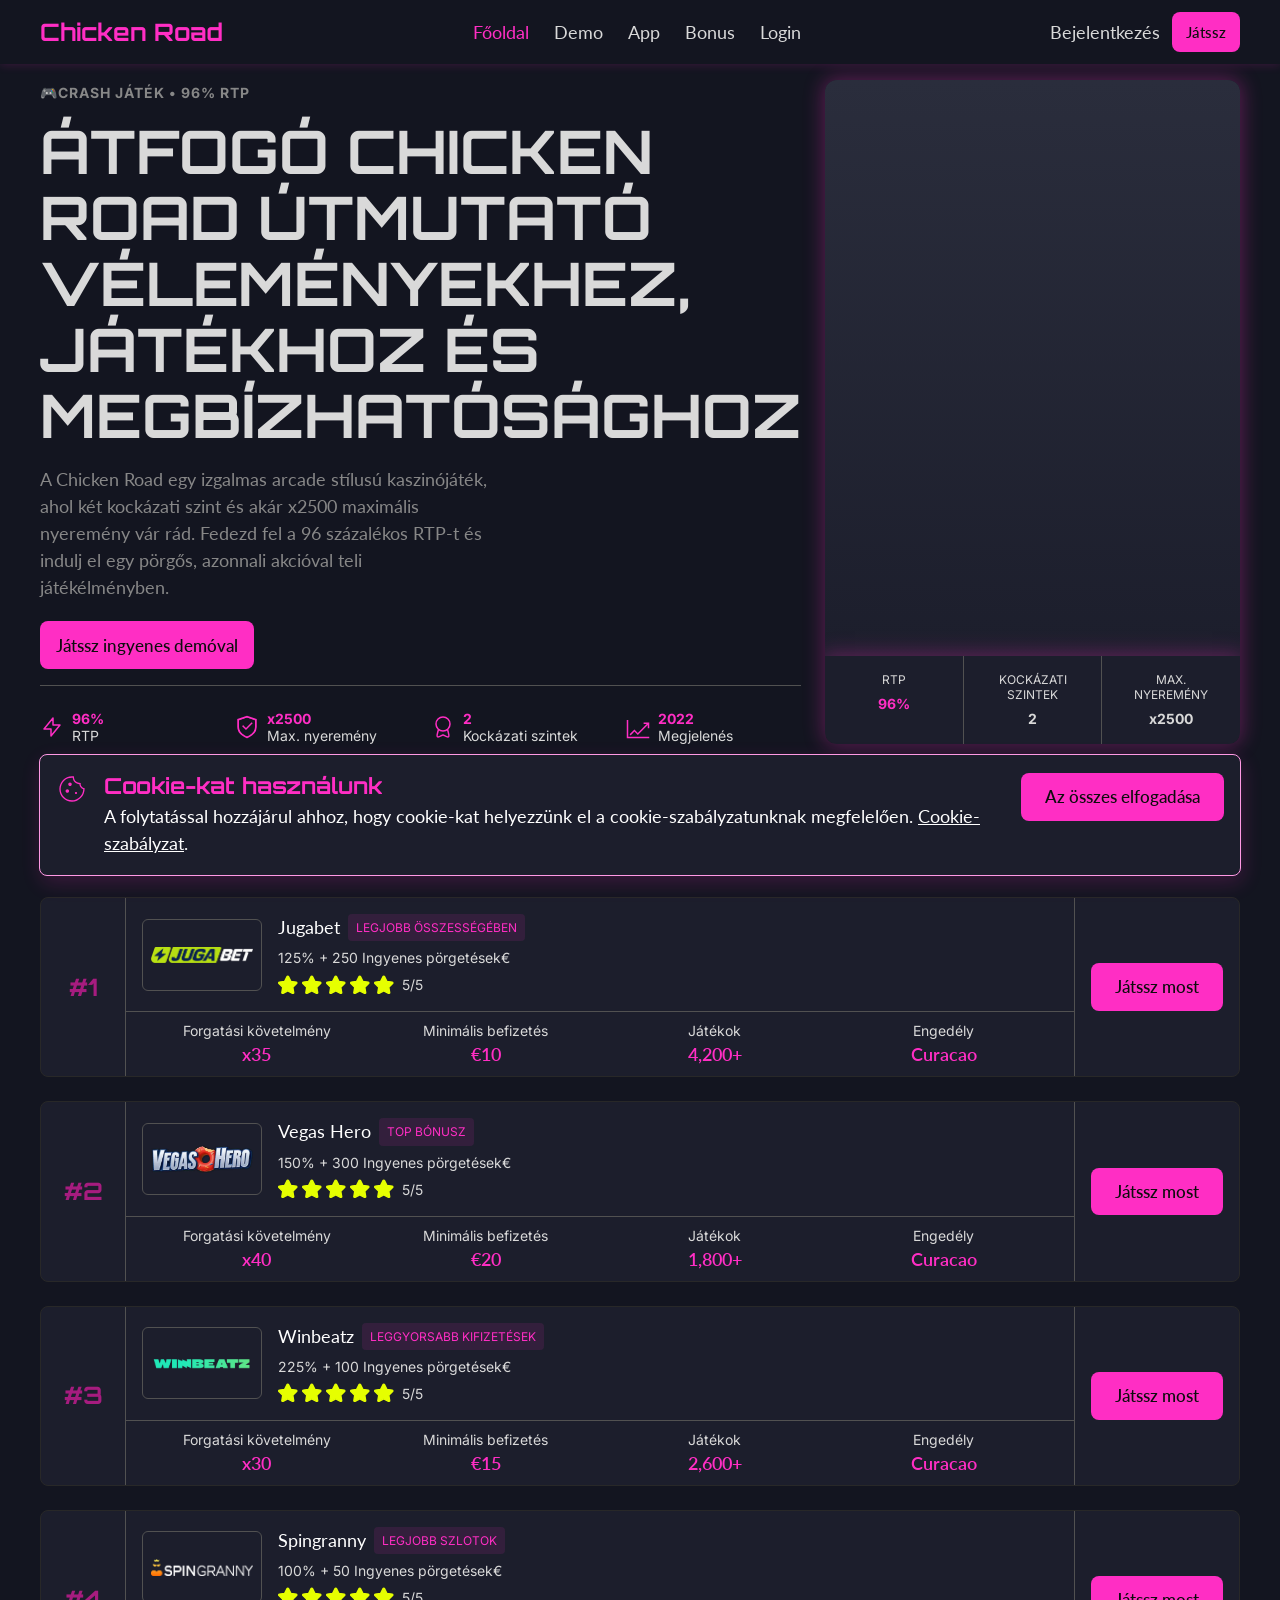
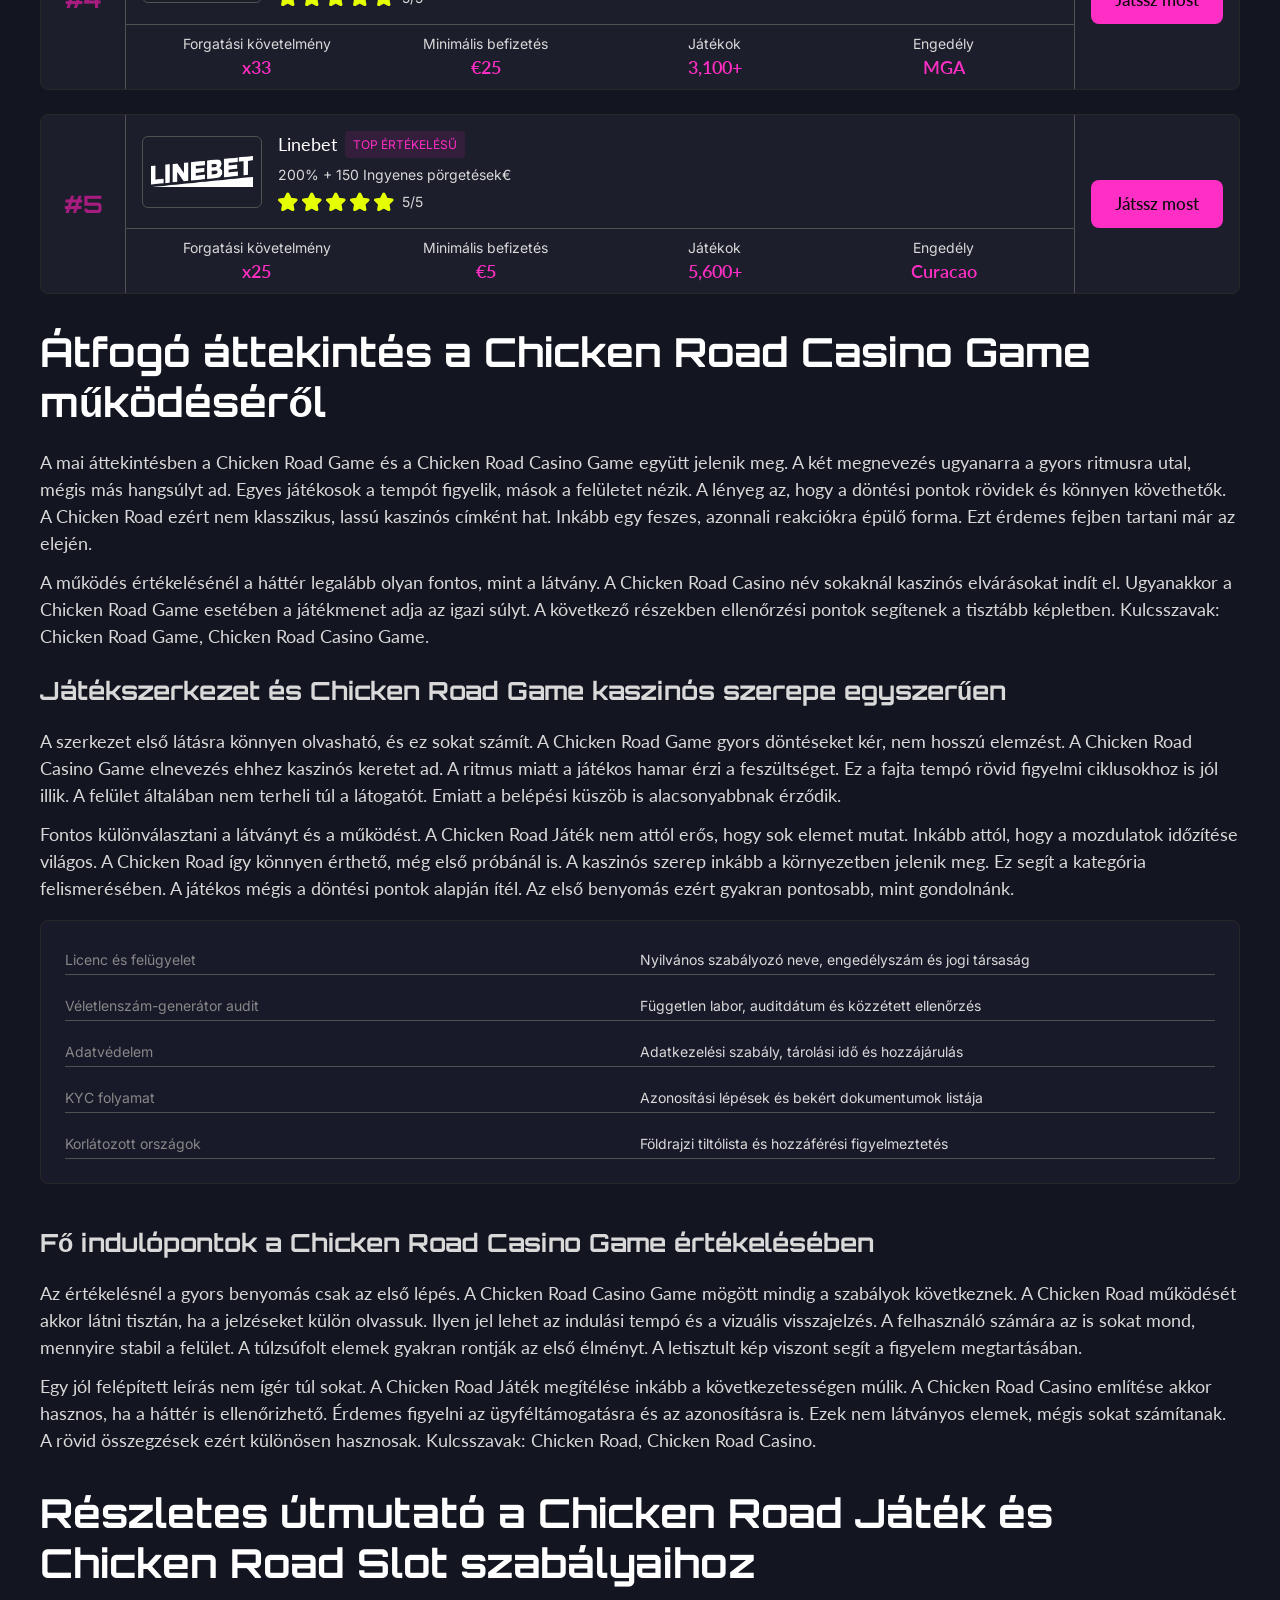
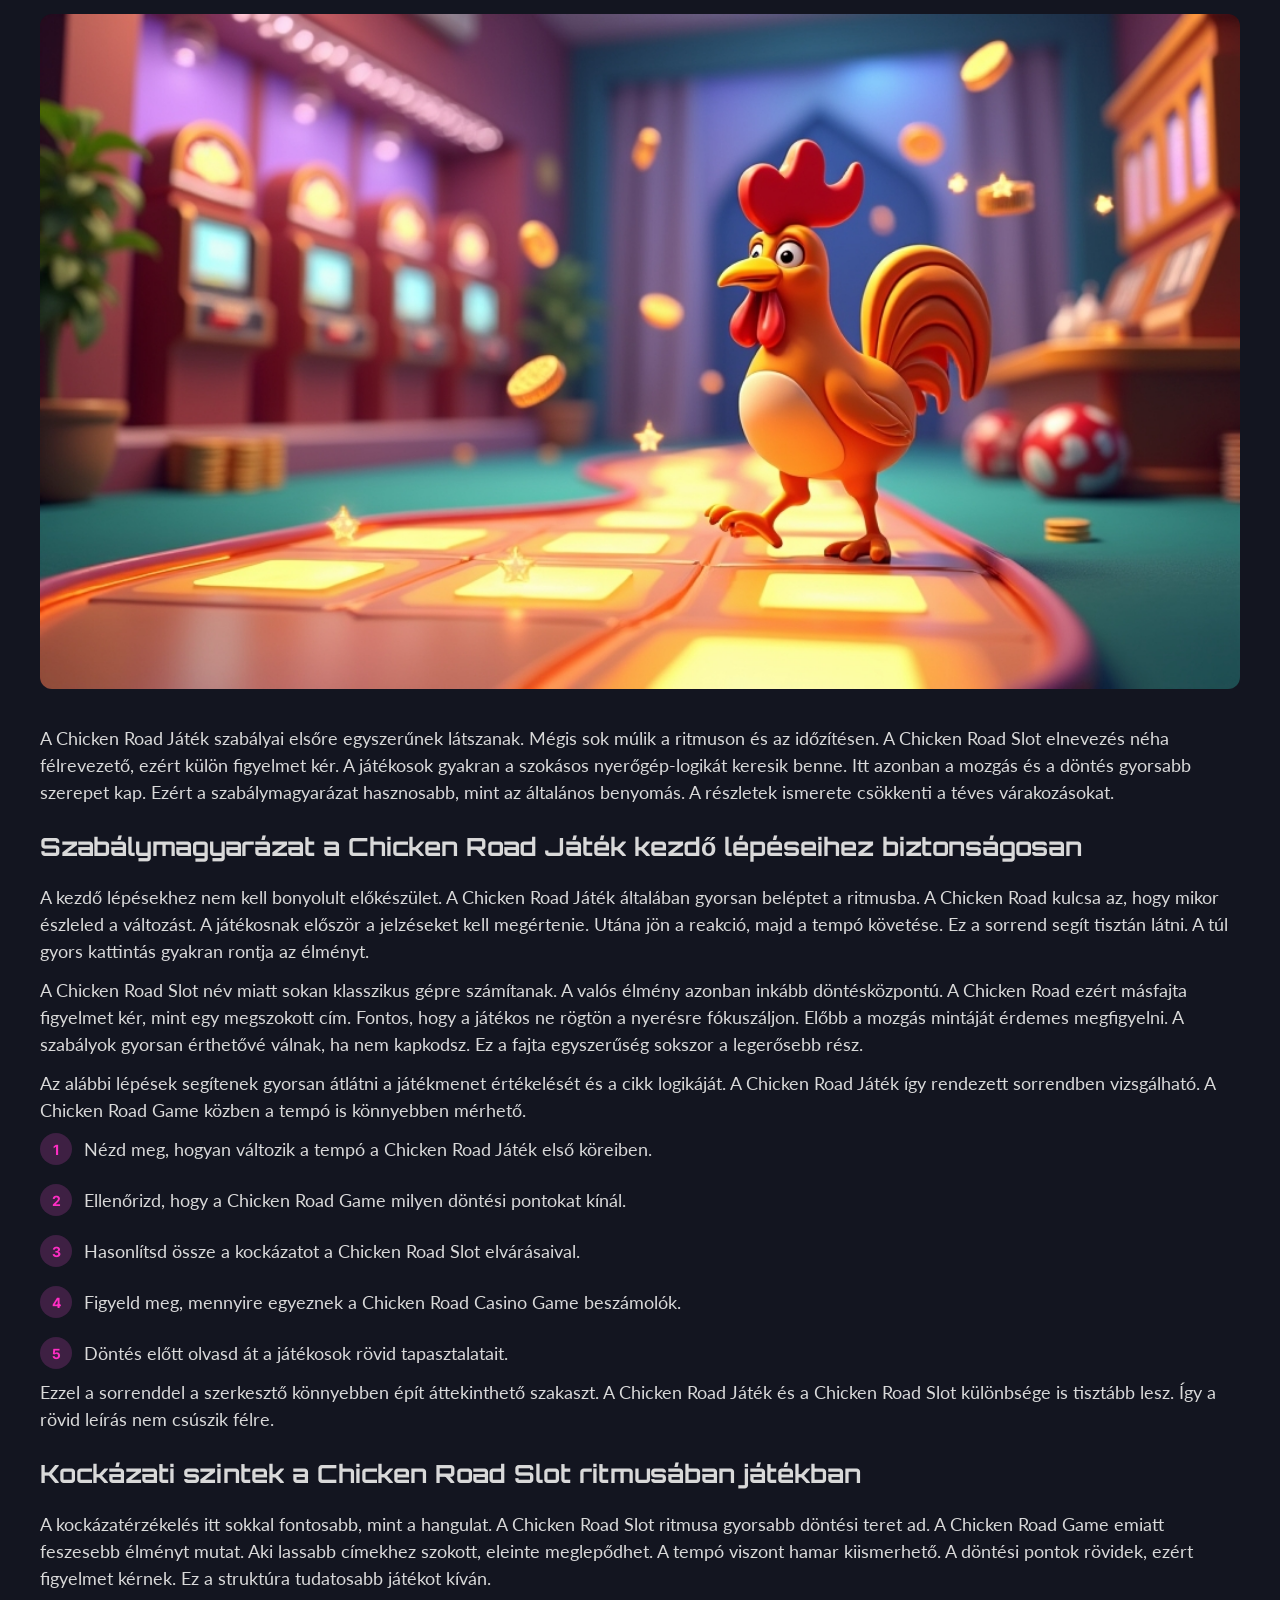
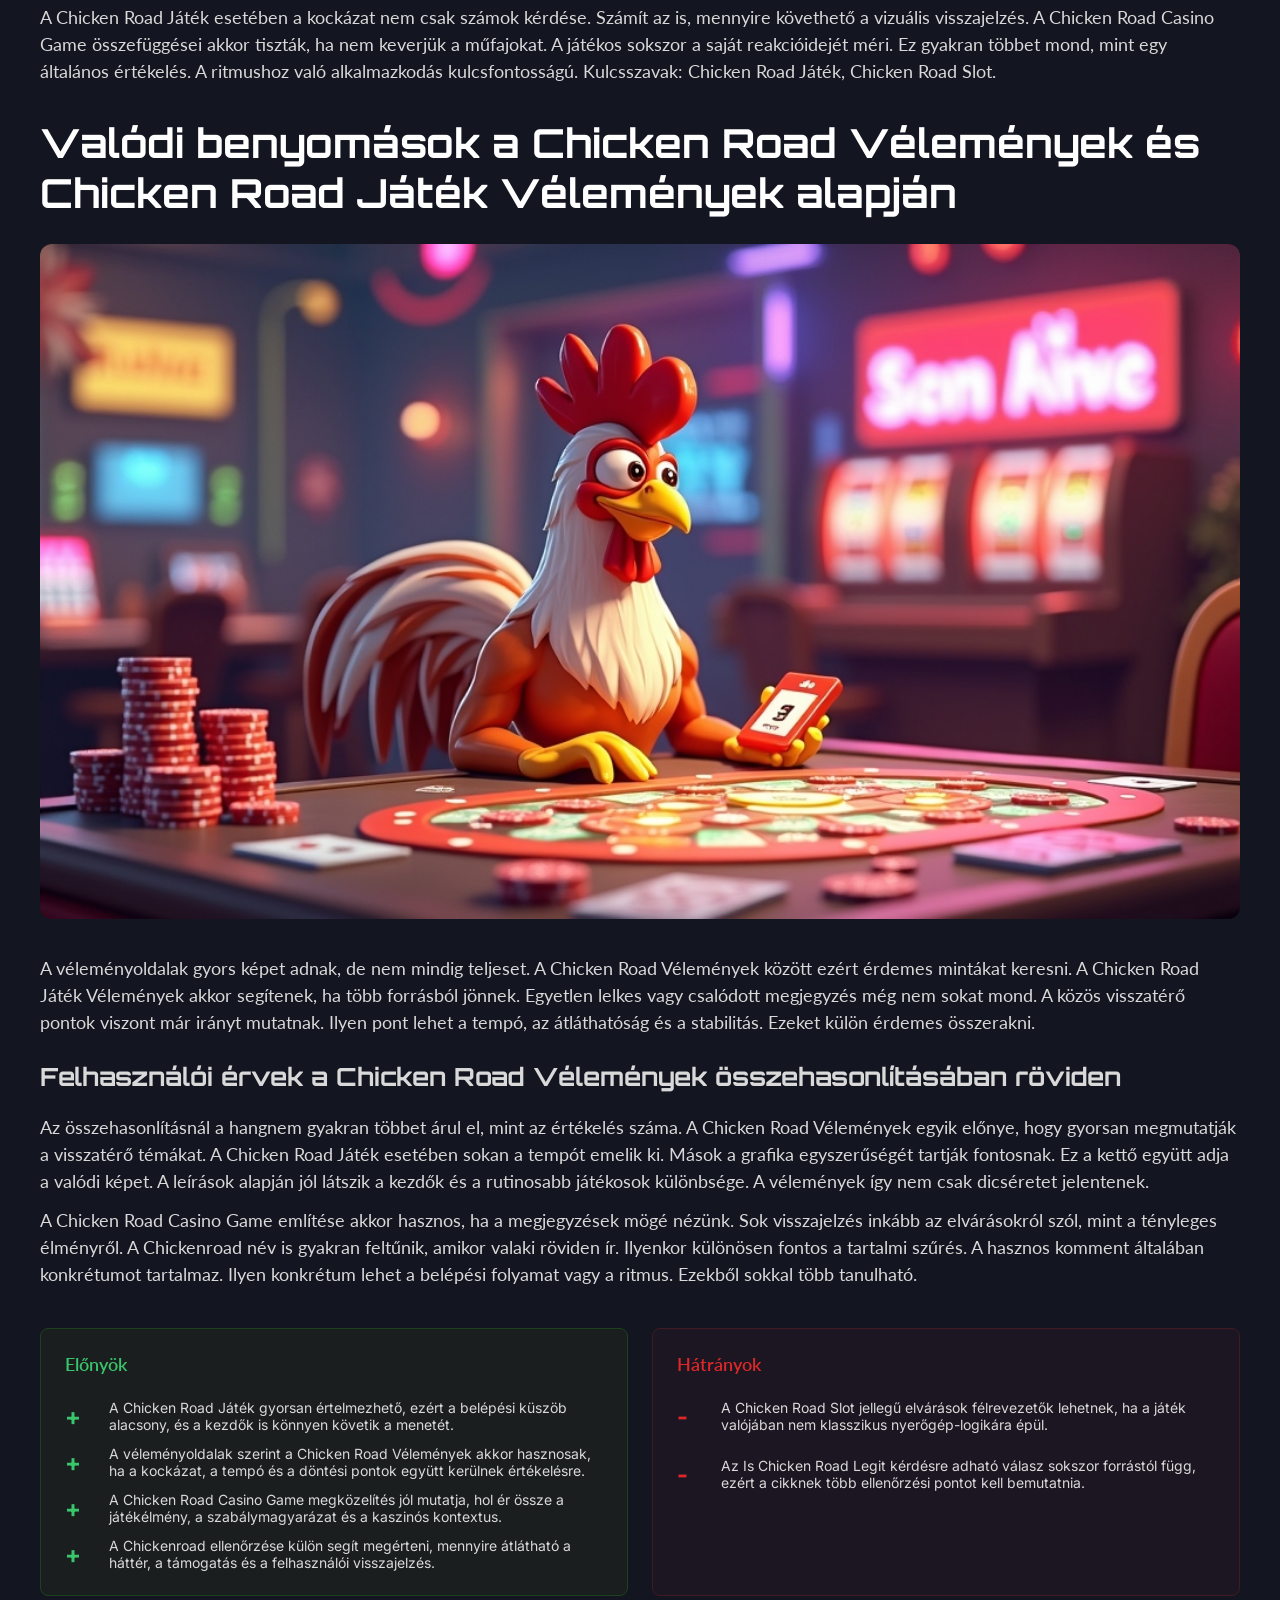
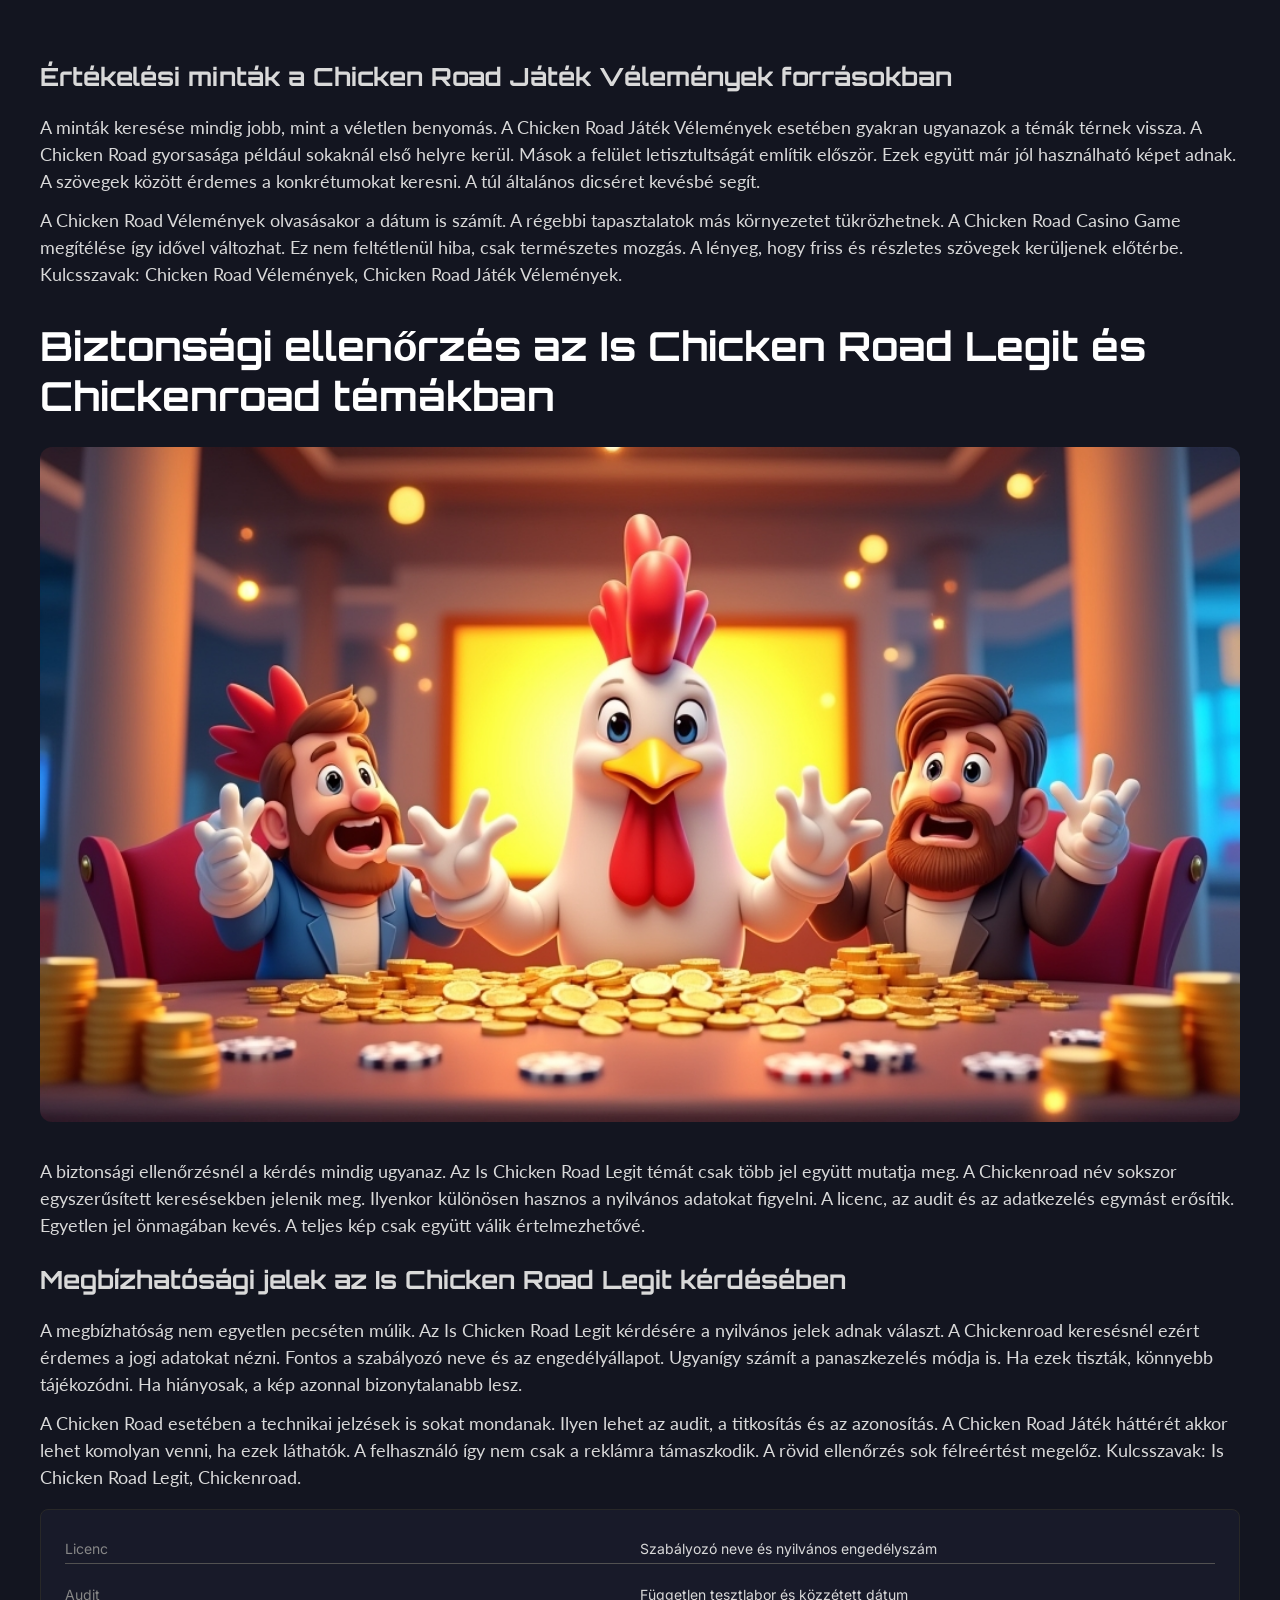
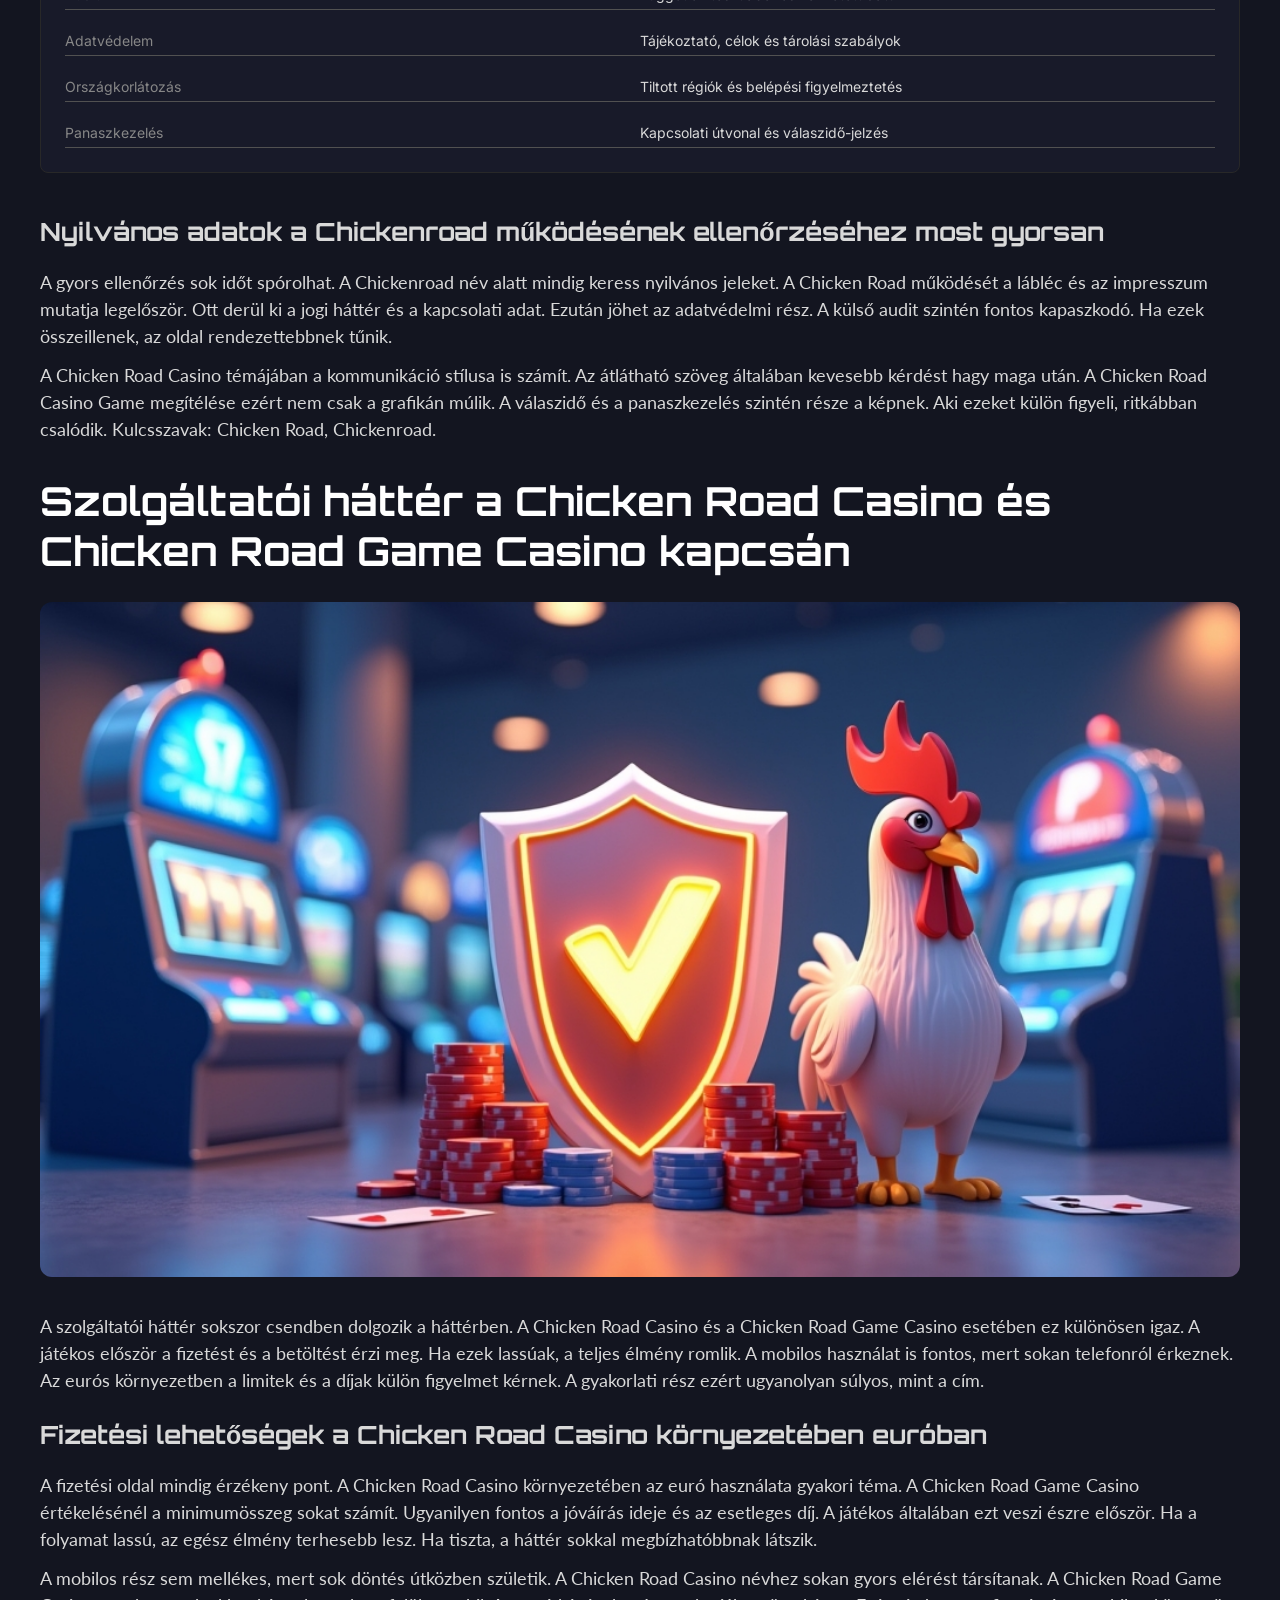
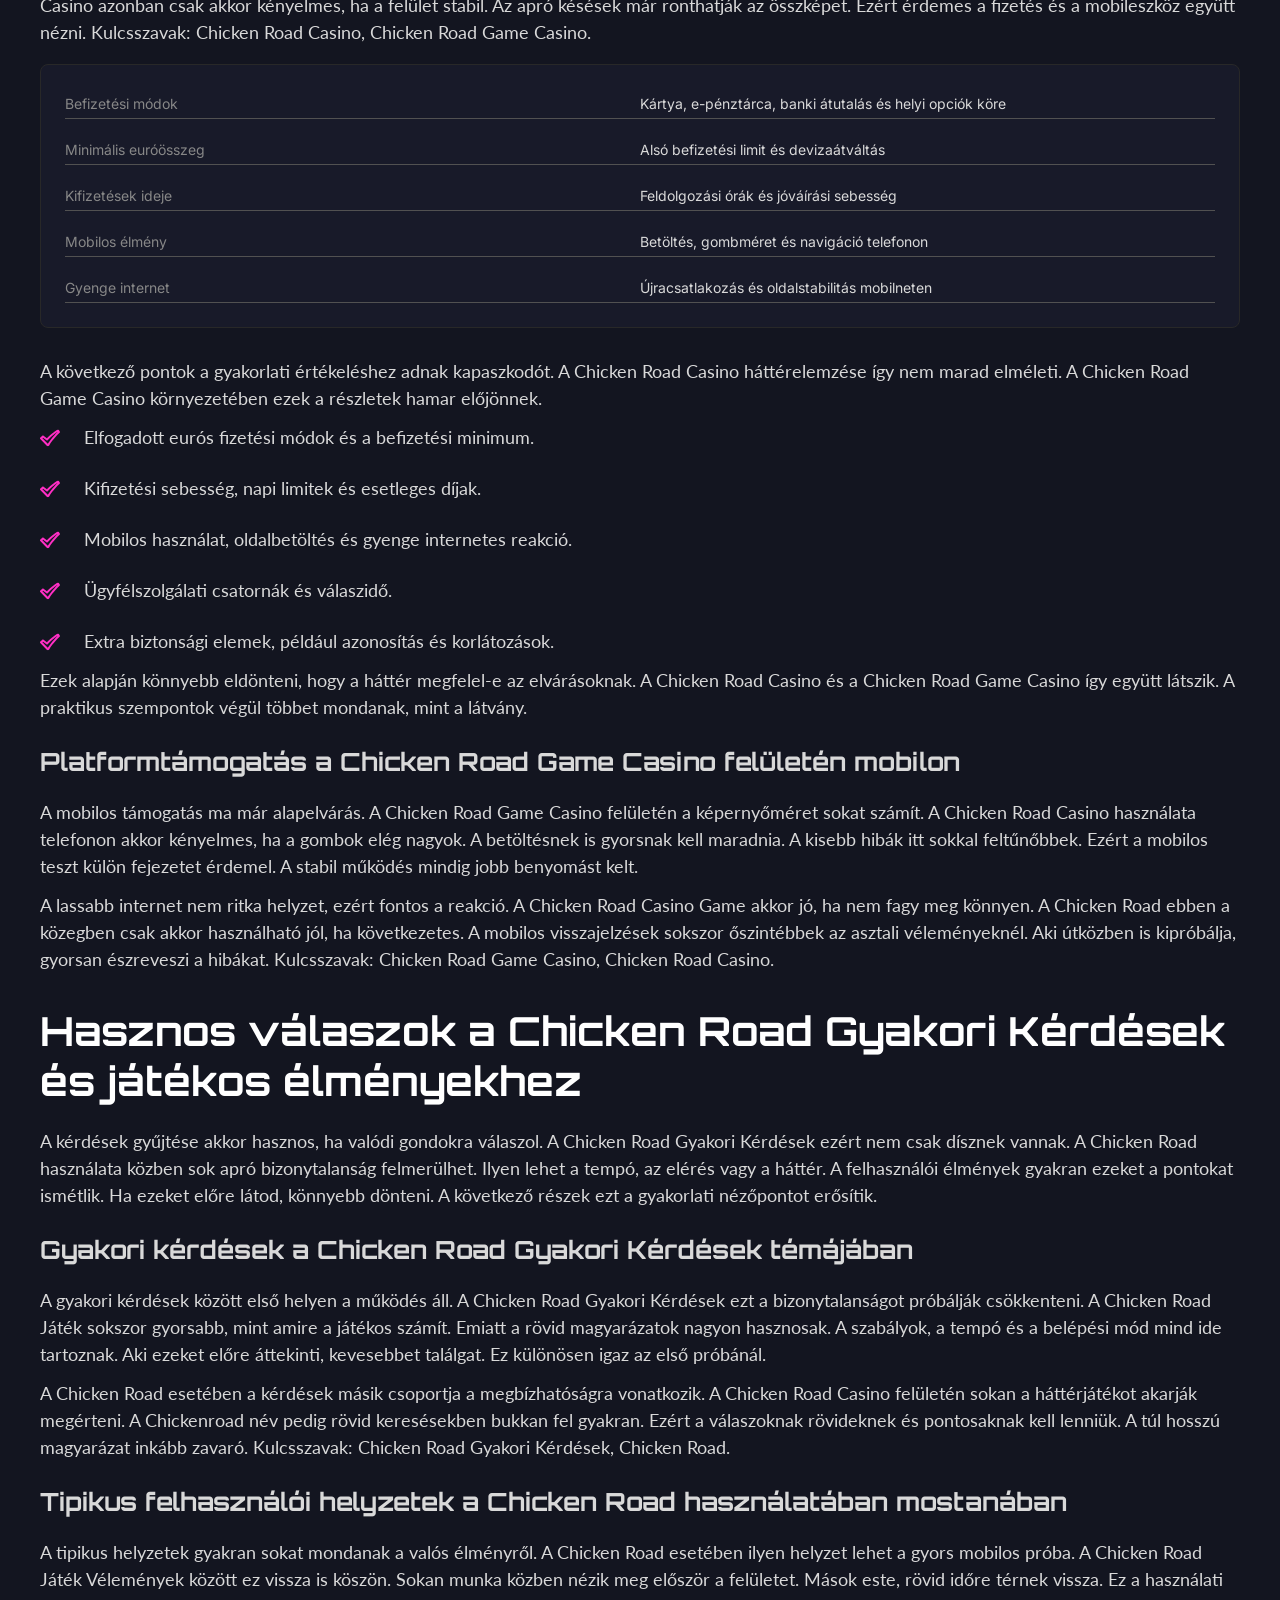
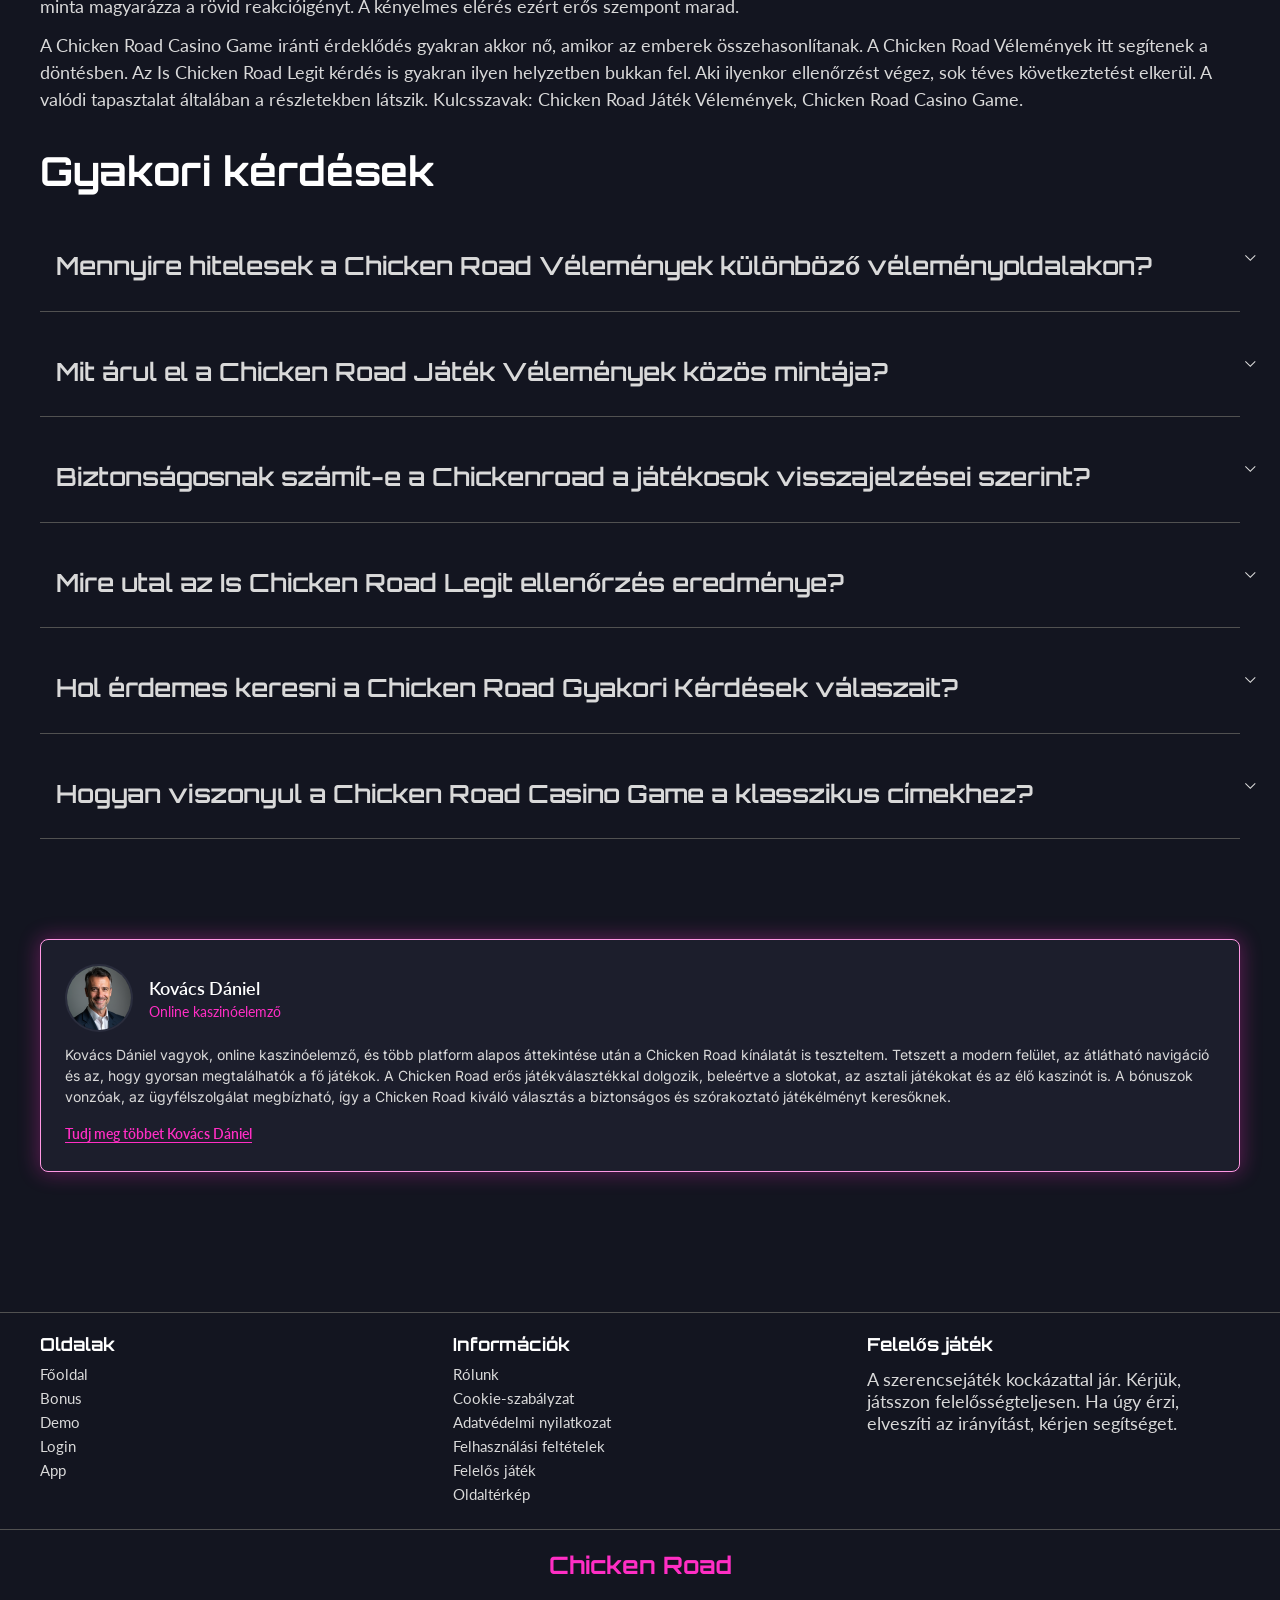
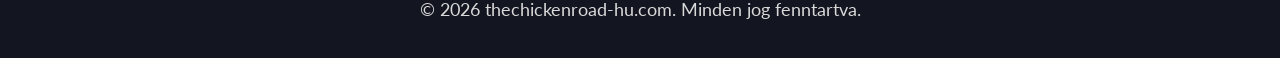
<file: chicken-road-hu/index.html>
<!DOCTYPE html>
<html lang="hu-HU">
<head>
    <meta charset="UTF-8">
    <meta name="viewport" content="width=device-width, initial-scale=1.0">
    <meta http-equiv="X-UA-Compatible" content="IE=edge">
    <meta name="robots" content="index, follow">
    <meta name="revisit-after" content="7 days">
    <title>Chicken Road: Megbízható hivatalos útmutató magyarul</title>
    <meta name="title" content="Chicken Road: Megbízható hivatalos útmutató magyarul">
    <meta name="description" content="Chicken Road 🎮 átfogó útmutató a szabályokhoz és a megbízhatósághoz, Chicken Road Vélemények alapján segít dönteni. Olvass tovább! 0f0df2e4d8a-f56d-4c4e-96cb-5">
    <meta name="keywords" content="Chicken Road Game, Chicken Road Casino Game, Chicken Road, Chicken Road Játék, Chicken Road Casino, Is Chicken Road Legit, Chicken Road Vélemények, Chicken Road Gyakori Kérdések, Chicken Road Game Casino, Chicken Road Játék Vélemények, Chickenroad, Chicken Road Slot">

    <link rel="canonical" href="https://ugrifulestorpenyul.hu/chicken-road-hu/">

    <link rel="icon" type="image/png" sizes="32x32" href="/favicon-32x32.png">

    <meta property="og:title" content="Chicken Road: Megbízható hivatalos útmutató magyarul">
    <meta property="og:description" content="Chicken Road 🎮 átfogó útmutató a szabályokhoz és a megbízhatósághoz, Chicken Road Vélemények alapján segít dönteni. Olvass tovább! 0f0df2e4d8a-f56d-4c4e-96cb-5">
    <meta property="og:type" content="website">
    <meta property="og:url" content="https://ugrifulestorpenyul.hu/">
    <meta property="og:site_name" content="Chicken Road">
    <meta property="og:locale" content="hu">
    <meta property="og:image" content="https://ugrifulestorpenyul.hu/images/logo.png">

    <meta name="twitter:card" content="summary">
    <meta name="twitter:title" content="Chicken Road: Megbízható hivatalos útmutató magyarul">
    <meta name="twitter:description" content="Chicken Road 🎮 átfogó útmutató a szabályokhoz és a megbízhatósághoz, Chicken Road Vélemények alapján segít dönteni. Olvass tovább! 0f0df2e4d8a-f56d-4c4e-96cb-5">
    <meta name="twitter:url" content="https://ugrifulestorpenyul.hu/">
    <meta name="twitter:image" content="https://ugrifulestorpenyul.hu/images/logo.png">

    <link rel="preconnect" href="https://fonts.googleapis.com">
    <link rel="preconnect" href="https://fonts.gstatic.com" crossorigin>
    <link href="https://fonts.googleapis.com/css2?family=Orbitron:wght@700&family=Lato:wght@400;600;700&family=Inter:wght@400;700&display=swap" rel="stylesheet">

    <link rel="stylesheet" href="/css/style.css">

<link rel="alternate" hreflang="x-default" href="https://ugrifulestorpenyul.hu/">
<link rel="alternate" hreflang="hu" href="https://ugrifulestorpenyul.hu/">
<link rel="alternate" hreflang="hu-HU" href="https://ugrifulestorpenyul.hu/chicken-road-hu/">
</head>
<body class="page-body-a3203b59">

<svg width="0" height="0" style="position:absolute;width:0;height:0;overflow:hidden" aria-hidden="true" focusable="false">
    <symbol id="icon-star-filled" viewBox="0 0 22 21">
        <path d="M7.33431 6.48594L9.93231 1.25394C10.0079 1.10253 10.1242 0.975173 10.2682 0.886161C10.4122 0.797149 10.5781 0.75 10.7473 0.75C10.9166 0.75 11.0825 0.797149 11.2264 0.886161C11.3704 0.975173 11.4867 1.10253 11.5623 1.25394L14.1603 6.48594L19.9683 7.32994C20.1358 7.35317 20.2935 7.42303 20.4232 7.53155C20.5529 7.64007 20.6495 7.78288 20.702 7.94367C20.7544 8.10446 20.7606 8.27676 20.7198 8.44089C20.679 8.60503 20.5929 8.7544 20.4713 8.87194L16.2693 12.9419L17.2613 18.6919C17.3883 19.4299 16.6083 19.9919 15.9413 19.6439L10.7473 16.9279L5.55231 19.6439C4.88631 19.9929 4.10631 19.4299 4.23331 18.6909L5.22531 12.9409L1.02331 8.87094C0.902295 8.75332 0.816706 8.6041 0.776272 8.44026C0.735838 8.27641 0.74218 8.10451 0.794577 7.94409C0.846975 7.78367 0.943325 7.64116 1.07268 7.53277C1.20203 7.42439 1.35919 7.35446 1.52631 7.33094L7.33431 6.48594Z" fill="#E6FF00" stroke="#E6FF00" stroke-width="1.5" stroke-linecap="round" stroke-linejoin="round"/>
    </symbol>
    <symbol id="icon-chevron" viewBox="0 0 11 7">
        <path d="M5.30803 4.6L9.90803 0L10.616 0.707999L5.30803 6.016L2.67029e-05 0.707999L0.708027 0L5.30803 4.6Z" fill="#D9D9D9"/>
    </symbol>
    <symbol id="icon-arrow" viewBox="0 0 7 11">
        <path d="M4.6 5.308L0 0.708L0.707999 0L6.016 5.308L0.707999 10.616L0 9.908L4.6 5.308Z" fill="white"/>
    </symbol>
    <symbol id="icon-check" viewBox="0 0 20 17">
        <path fill-rule="evenodd" clip-rule="evenodd" d="M17.4554 0.143091C17.6769 0.00980075 17.9415 -0.0324739 18.1936 0.02514C18.4457 0.0827538 18.6657 0.235776 18.8074 0.452091L19.7974 1.96209C19.9264 2.15935 19.9816 2.39586 19.9533 2.62988C19.9249 2.86389 19.8148 3.08037 19.6424 3.24109L19.6394 3.24509L19.6254 3.25809L19.5684 3.31109L19.3434 3.52609C18.0984 4.73375 16.8912 5.97968 15.7234 7.26209C13.5264 9.67809 10.9174 12.8401 9.16136 15.9081C8.67136 16.7641 7.47436 16.9481 6.76436 16.2091L0.279362 9.47109C0.186428 9.37449 0.113862 9.2602 0.0659787 9.135C0.0180956 9.0098 -0.00412753 8.87625 0.000630111 8.74229C0.00538775 8.60833 0.0370291 8.47669 0.0936734 8.3552C0.150318 8.23371 0.230809 8.12485 0.330362 8.03509L2.29036 6.26709C2.4626 6.1118 2.68346 6.0212 2.91514 6.01081C3.14682 6.00041 3.3749 6.07086 3.56036 6.21009L6.86936 8.69109C12.0384 3.59409 14.9694 1.63809 17.4554 0.143091ZM17.6654 2.35909C15.3754 3.79109 12.5174 5.86809 7.66736 10.7171C7.49717 10.8873 7.2713 10.9904 7.03122 11.0075C6.79113 11.0246 6.55294 10.9545 6.36036 10.8101L3.01836 8.30409L2.43736 8.82809L7.75436 14.3541C9.60036 11.2841 12.1414 8.22809 14.2444 5.91609C15.3518 4.69958 16.494 3.51509 17.6694 2.36409L17.6654 2.35909Z" fill="currentColor"/>
    </symbol>
    <symbol id="icon-lightning" viewBox="0 0 24 24">
        <path d="M13 10V3L4 14H11V21L20 10H13Z" stroke="currentColor" stroke-width="1.5" stroke-linecap="round" stroke-linejoin="round" fill="none"/>
    </symbol>
    <symbol id="icon-shield" viewBox="0 0 24 24">
        <path d="M20.5 5.00391V12C20.5 15.4487 18.392 17.9437 16.1982 19.6074C15.1062 20.4355 14.0108 21.0432 13.1875 21.4434C12.7766 21.6431 12.4346 21.7908 12.1973 21.8877C12.1202 21.9191 12.0538 21.944 12 21.9648C11.9462 21.944 11.8798 21.9191 11.8027 21.8877C11.5654 21.7908 11.2234 21.6431 10.8125 21.4434C9.98923 21.0432 8.89376 20.4355 7.80176 19.6074C5.60804 17.9437 3.5 15.4487 3.5 12V5.00391L12 2.0293L20.5 5.00391Z" stroke="currentColor" fill="none"/>
        <path d="M3 4.65V12C3 19.35 12 22.5 12 22.5C12 22.5 21 19.35 21 12V4.65L12 1.5L3 4.65Z" stroke="currentColor" stroke-width="1.5" stroke-linecap="square" fill="none"/>
        <path d="M8.17297 11.172L11 14L16.657 8.34302" stroke="currentColor" stroke-width="1.5" stroke-linecap="square" fill="none"/>
    </symbol>
    <symbol id="icon-medal" viewBox="0 0 24 24">
        <path d="M12 16C15.866 16 19 12.866 19 9C19 5.13401 15.866 2 12 2C8.13401 2 5 5.13401 5 9C5 12.866 8.13401 16 12 16Z" stroke="currentColor" stroke-width="1.5" fill="none"/>
        <path d="M7.35098 15L6.71398 17.323C6.08598 19.615 5.77198 20.761 6.19098 21.388C6.33798 21.608 6.53498 21.784 6.76398 21.901C7.41598 22.233 8.42398 21.708 10.439 20.658C11.109 20.308 11.445 20.134 11.801 20.096C11.9333 20.0828 12.0666 20.0828 12.199 20.096C12.555 20.134 12.89 20.309 13.561 20.658C15.576 21.708 16.584 22.233 17.236 21.901C17.465 21.784 17.662 21.608 17.809 21.388C18.229 20.761 17.914 19.615 17.286 17.323L16.649 15" stroke="currentColor" stroke-width="1.5" stroke-linecap="round" fill="none"/>
    </symbol>
    <symbol id="icon-cookie" viewBox="0 0 32 32">
        <path d="M16 28.6665C14.248 28.6665 12.6013 28.334 11.06 27.6691C9.51865 27.0042 8.1782 26.102 7.03865 24.9625C5.89909 23.8229 4.99643 22.482 4.33065 20.9398C3.66487 19.3976 3.33243 17.7509 3.33331 15.9998C3.33331 14.2816 3.66398 12.6567 4.32531 11.1251C4.98665 9.59358 5.88665 8.24692 7.02532 7.08514C8.16398 5.92336 9.49731 5.00203 11.0253 4.32114C12.5533 3.64025 14.1818 3.2998 15.9106 3.2998C16.2502 3.2998 16.5978 3.31314 16.9533 3.3398C17.3089 3.36825 17.6653 3.41225 18.0226 3.4718C17.9604 4.4718 18.0826 5.37758 18.3893 6.18914C18.6978 7.00158 19.1511 7.69358 19.7493 8.26514C20.3475 8.83669 21.0733 9.26336 21.9266 9.54514C22.78 9.82781 23.7302 9.9478 24.7773 9.90514C24.5071 11.2162 24.7826 12.3949 25.604 13.4411C26.4253 14.4874 27.4413 15.0923 28.652 15.2558L28.6626 15.4145C28.6653 15.4634 28.6666 15.5158 28.6666 15.5718C28.6666 17.3647 28.3324 19.0536 27.664 20.6385C26.9955 22.2242 26.0884 23.6131 24.9426 24.8051C23.796 25.9963 22.4555 26.9376 20.9213 27.6291C19.3853 28.3207 17.7449 28.6665 16 28.6665ZM14.0133 13.0771C14.4915 13.0771 14.8995 12.9038 15.2373 12.5571C15.5751 12.2105 15.744 11.798 15.744 11.3198C15.744 10.8416 15.5742 10.4336 15.2346 10.0958C14.8951 9.75803 14.4835 9.58914 14 9.58914C13.5298 9.58914 13.1218 9.75892 12.776 10.0985C12.4302 10.438 12.2569 10.8496 12.256 11.3331C12.256 11.8034 12.4293 12.2114 12.776 12.5571C13.1226 12.9029 13.5346 13.0762 14.012 13.0771M11.3453 19.7438C11.8244 19.7438 12.2329 19.5705 12.5706 19.2238C12.9084 18.8771 13.0773 18.4651 13.0773 17.9878C13.0773 17.5105 12.9075 17.102 12.568 16.7625C12.2284 16.4229 11.8169 16.254 11.3333 16.2558C10.8631 16.2558 10.4551 16.4256 10.1093 16.7651C9.76354 17.1047 9.5902 17.5162 9.58931 17.9998C9.58931 18.47 9.76265 18.878 10.1093 19.2238C10.456 19.5696 10.8684 19.7429 11.3466 19.7438M20.0133 21.0771C20.3138 21.0771 20.5662 20.9705 20.7706 20.7571C20.9751 20.5438 21.0773 20.2874 21.0773 19.9878C21.0773 19.6883 20.9742 19.4354 20.768 19.2291C20.5609 19.0247 20.3049 18.9225 20 18.9225C19.7075 18.9225 19.4551 19.026 19.2426 19.2331C19.0302 19.4403 18.9235 19.6958 18.9226 19.9998C18.9226 20.2922 19.0293 20.5447 19.2426 20.7571C19.456 20.9696 19.7129 21.0763 20.0133 21.0771ZM16.0053 27.3331C18.8764 27.3331 21.4231 26.2931 23.6453 24.2131C25.8702 22.1331 27.0911 19.4945 27.308 16.2971C26.1284 15.826 25.2089 15.1594 24.5493 14.2971C23.8898 13.4349 23.5009 12.3967 23.3826 11.1825C21.5515 11.0225 20.0204 10.366 18.7893 9.21314C17.5582 8.06025 16.884 6.54203 16.7666 4.65847C15.0742 4.54558 13.492 4.78247 12.02 5.36914C10.548 5.9558 9.26754 6.77936 8.17865 7.83981C7.08976 8.90025 6.23198 10.1402 5.60531 11.5598C4.97865 12.9794 4.66576 14.4594 4.66665 15.9998C4.66665 19.126 5.77376 21.7967 7.98798 24.0118C10.2031 26.226 12.8755 27.3331 16.0053 27.3331Z" fill="currentColor"/>
    </symbol>
    <symbol id="icon-timetable" viewBox="0 0 24 24">
        <mask id="tt-mask-1" fill="white">
            <path d="M17.625 7.5V9H20.6893L11.8125 17.8769L8.43751 14.5019L3.59467 19.3447L4.65535 20.4053L8.43751 16.6231L11.8125 19.9981L21.75 10.0607V13.125H23.25V7.5H17.625Z"/>
        </mask>
        <path d="M17.625 7.5V6H16.125V7.5H17.625ZM17.625 9H16.125V10.5H17.625V9ZM20.6893 9L21.75 10.0607L24.3106 7.5H20.6893V9ZM11.8125 17.8769L10.7518 18.9375L11.8125 19.9982L12.8732 18.9375L11.8125 17.8769ZM8.43751 14.5019L9.49817 13.4412L8.43751 12.3805L7.37685 13.4412L8.43751 14.5019ZM3.59467 19.3447L2.53401 18.284L1.47334 19.3447L2.53401 20.4053L3.59467 19.3447ZM4.65535 20.4053L3.59469 21.466L4.65536 22.5267L5.71602 21.466L4.65535 20.4053ZM8.43751 16.6231L9.49817 15.5625L8.4375 14.5018L7.37684 15.5625L8.43751 16.6231ZM11.8125 19.9981L10.7518 21.0588L11.8125 22.1195L12.8732 21.0588L11.8125 19.9981ZM21.75 10.0607H23.25V6.43938L20.6894 9.00003L21.75 10.0607ZM21.75 13.125H20.25V14.625H21.75V13.125ZM23.25 13.125V14.625H24.75V13.125H23.25ZM23.25 7.5H24.75V6H23.25V7.5ZM17.625 7.5H16.125V9H17.625H19.125V7.5H17.625ZM17.625 9V10.5H20.6893V9V7.5H17.625V9ZM20.6893 9L19.6287 7.93934L10.7518 16.8162L11.8125 17.8769L12.8732 18.9375L21.75 10.0607L20.6893 9ZM11.8125 17.8769L12.8732 16.8162L9.49817 13.4412L8.43751 14.5019L7.37685 15.5625L10.7518 18.9375L11.8125 17.8769ZM8.43751 14.5019L7.37685 13.4412L2.53401 18.284L3.59467 19.3447L4.65532 20.4053L9.49816 15.5625L8.43751 14.5019ZM3.59467 19.3447L2.53401 20.4053L3.59469 21.466L4.65535 20.4053L5.71601 19.3447L4.65533 18.284L3.59467 19.3447ZM4.65535 20.4053L5.71602 21.466L9.49818 17.6838L8.43751 16.6231L7.37684 15.5625L3.59469 19.3447L4.65535 20.4053ZM8.43751 16.6231L7.37685 17.6838L10.7518 21.0588L11.8125 19.9981L12.8732 18.9375L9.49817 15.5625L8.43751 16.6231ZM11.8125 19.9981L12.8732 21.0588L22.8107 11.1214L21.75 10.0607L20.6894 9.00003L10.7519 18.9375L11.8125 19.9981ZM21.75 10.0607H20.25V13.125H21.75H23.25V10.0607H21.75ZM21.75 13.125V14.625H23.25V13.125V11.625H21.75V13.125ZM23.25 13.125H24.75V7.5H23.25H21.75V13.125H23.25ZM23.25 7.5V6H17.625V7.5V9H23.25V7.5Z" fill="currentColor" mask="url(#tt-mask-1)"/>
        <mask id="tt-mask-2" fill="white">
            <path d="M2.25 4.875H0.75V23.25H23.25V21.75H2.25V4.875Z"/>
        </mask>
        <path d="M2.25 4.875H3.75V3.375H2.25V4.875ZM0.75 4.875V3.375H-0.75V4.875H0.75ZM0.75 23.25H-0.75V24.75H0.75V23.25ZM23.25 23.25V24.75H24.75V23.25H23.25ZM23.25 21.75H24.75V20.25H23.25V21.75ZM2.25 21.75H0.75V23.25H2.25V21.75ZM2.25 4.875V3.375H0.75V4.875V6.375H2.25V4.875ZM0.75 4.875H-0.75V23.25H0.75H2.25V4.875H0.75ZM0.75 23.25V24.75H23.25V23.25V21.75H0.75V23.25ZM23.25 23.25H24.75V21.75H23.25H21.75V23.25H23.25ZM23.25 21.75V20.25H2.25V21.75V23.25H23.25V21.75ZM2.25 21.75H3.75V4.875H2.25H0.75V21.75H2.25Z" fill="currentColor" mask="url(#tt-mask-2)"/>
    </symbol>
    <symbol id="icon-controller" viewBox="0 0 80 80">
        <rect x="0.5" y="0.5" width="79" height="79" rx="39.5" fill="currentColor" fill-opacity="0.15"/>
        <rect x="0.5" y="0.5" width="79" height="79" rx="39.5" stroke="currentColor" fill="none"/>
        <path d="M34.207 34.5849V40.5849M31.207 37.5849H37.207M46.0465 27.8304H33.955C31.8786 27.8308 29.8874 28.656 28.4193 30.1243C26.9512 31.5927 26.1265 33.5841 26.1265 35.6604V48.0579C26.1265 51.1704 29.926 52.6854 32.0695 50.4294L36.5335 45.7284H43.4695L47.782 50.9184C49.843 53.3994 53.8765 51.9414 53.8765 48.7179V35.6589C53.8761 33.5828 53.0512 31.5918 51.5831 30.1238C50.1151 28.6558 48.1226 27.8308 46.0465 27.8304Z" stroke="currentColor" stroke-width="2" stroke-linecap="round" stroke-linejoin="round" fill="none"/>
        <path d="M43.9929 35.585C44.2691 35.585 44.4929 35.8088 44.4929 36.085C44.4929 36.3611 44.2691 36.585 43.9929 36.585C43.7168 36.585 43.4929 36.3611 43.4929 36.085C43.4929 35.8088 43.7168 35.585 43.9929 35.585Z" fill="currentColor" stroke="currentColor" stroke-width="2"/>
        <path d="M47.293 38.8849C47.5691 38.8849 47.793 39.1087 47.793 39.3849C47.793 39.661 47.5691 39.8849 47.293 39.8849C47.0168 39.8849 46.793 39.661 46.793 39.3849C46.793 39.1087 47.0168 38.8849 47.293 38.8849Z" fill="currentColor" stroke="currentColor" stroke-width="2"/>
    </symbol>
</svg>

<div class="site-wrapper-a3203b59">
    <div class="top-navigation-area">
<header class="main-header-a3203b59">
    <div class="container-a3203b59 header-inner-a3203b59">
        <a href="/chicken-road-hu/" class="brand-logo-a3203b59" title="Chicken Road">Chicken Road</a>

        <nav class="navigation-menu-a3203b59">
            <a href="/chicken-road-hu/" title="Főoldal" class="nav-link-a3203b59 active">Főoldal</a>
            <a href="/demo/" title="Demo" class="nav-link-a3203b59">Demo</a>
            <a href="/app/" title="App" class="nav-link-a3203b59">App</a>
            <a href="/bonus/" title="Bonus" class="nav-link-a3203b59">Bonus</a>
            <a href="/login/" title="Login" class="nav-link-a3203b59">Login</a>
        </nav>

        <div class="header-actions-a3203b59">
            <a href="/go" title="Bejelentkezés" class="login-text-a3203b59" target="_blank" rel="noindex nofollow">Bejelentkezés</a>
            <a href="/go" class="btn-play-now-a3203b59 btn-play-header-a3203b59" target="_blank" rel="noindex nofollow">Játssz</a>

            <div class="mobile-controls-a3203b59">
                <a href="/go" title="Bejelentkezés" class="login-mobile-link" target="_blank" rel="noindex nofollow">
                    <img src="/images/login.svg" alt="Bejelentkezés Chicken Road Játék" title="Bejelentkezés Chicken Road Játék" />
                </a>
                <div class="burger-button-a3203b59" id="burger" aria-label="Open menu" aria-expanded="false">
                    <img src="/images/hamburger-button.svg" alt="Open navigation menu Chicken Road Játék" title="Menu" />
                </div>
            </div>
        </div>
    </div>
</header>    </div>

    <div class="menu-overlay-a3203b59" id="navOverlay">
        <div class="overlay-content-a3203b59">
            <nav class="mobile-nav-a3203b59">
                <a href="/chicken-road-hu/" class="mobile-link-a3203b59 active">Főoldal</a>
                <a href="/demo/" class="mobile-link-a3203b59">Demo</a>
                <a href="/app/" class="mobile-link-a3203b59">App</a>
                <a href="/bonus/" class="mobile-link-a3203b59">Bonus</a>
                <a href="/login/" class="mobile-link-a3203b59">Login</a>
                <a href="/about-us/" class="mobile-link-a3203b59">Rólunk</a>
                <a href="/cookie-policy/" class="mobile-link-a3203b59">Cookie-szabályzat</a>
                <a href="/privacy-policy/" class="mobile-link-a3203b59">Adatvédelmi nyilatkozat</a>
                <a href="/terms-and-conditions/" class="mobile-link-a3203b59">Felhasználási feltételek</a>
                <a href="/responsible-gambling/" class="mobile-link-a3203b59">Felelős játék</a>
                <a href="/sitemap/" class="mobile-link-a3203b59">Oldaltérkép</a>
            </nav>
        </div>
    </div>

    <main class="main-content-a3203b59 main-content--home-a3203b59">
        <div class="info-container-main-a3203b59">
            <div class="article-text-a3203b59">
<section class="hero-container-a3203b59">
    <div class="top-container-a3203b59">

        <div class="left-container-a3203b59">
            <span class="game-subtitle-a3203b59">🎮Crash játék • 96% RTP</span>
            <h1 class="game-title-a3203b59">Átfogó Chicken Road útmutató véleményekhez, játékhoz és megbízhatósághoz</h1>
            <p class="game-description-a3203b59">A Chicken Road egy izgalmas arcade stílusú kaszinójáték, ahol két kockázati szint és akár x2500 maximális nyeremény vár rád. Fedezd fel a 96 százalékos RTP-t és indulj el egy pörgős, azonnali akcióval teli játékélményben.</p>

            <a href="/go" class="btn-play-now-a3203b59" target="_blank" rel="noindex nofollow">Játssz ingyenes demóval</a>

            <div class="game-stats-a3203b59">
                <div class="stat-item-a3203b59">
                    <svg class="sc-icon-a3203b59" width="24" height="24" role="img"><title>RTP Chicken Road</title><use href="#icon-lightning"/></svg>
                    <div class="stat-info-a3203b59">
                        <span class="stat-value-a3203b59">96%</span>
                        <span class="stat-label-a3203b59">RTP</span>
                    </div>
                </div>
                <div class="stat-item-a3203b59">
                    <svg class="sc-icon-a3203b59" width="24" height="24" role="img"><title>Max. nyeremény Chicken Road Játék Vélemények</title><use href="#icon-shield"/></svg>
                    <div class="stat-info-a3203b59">
                        <span class="stat-value-a3203b59">x2500</span>
                        <span class="stat-label-a3203b59">Max. nyeremény</span>
                    </div>
                </div>
                <div class="stat-item-a3203b59">
                    <svg class="sc-icon-a3203b59" width="24" height="24" role="img"><title>Kockázati szintek Chicken Road Casino</title><use href="#icon-medal"/></svg>
                    <div class="stat-info-a3203b59">
                        <span class="stat-value-a3203b59">2</span>
                        <span class="stat-label-a3203b59">Kockázati szintek</span>
                    </div>
                </div>
                <div class="stat-item-a3203b59">
                    <svg class="sc-icon-a3203b59" width="24" height="24" role="img"><title>Megjelenés Chickenroad</title><use href="#icon-timetable"/></svg>
                    <div class="stat-info-a3203b59">
                        <span class="stat-value-a3203b59">2022</span>
                        <span class="stat-label-a3203b59">Megjelenés</span>
                    </div>
                </div>
            </div>
        </div>

        <div class="banner-container-a3203b59">
            <div class="demo-card-a3203b59">
                    <div class="iframe-wrapper-a3203b59">
                        <iframe src="https://chicken-road.inout.games/api/modes/game?gameMode=chicken-road&operatorId=ee2013ed-e1f0-4d6e-97d2-f36619e2eb52&authToken=247d3637-c5dc-a67b-50a1-89df27733343&currency=USD&lang=en&theme=&gameCustomizationId=&lobbyUrl=" width="100%" height="100%" frameborder="0" allowfullscreen></iframe>
                    </div>
            </div>

            <div class="banner-footer-a3203b59">
                <div class="footer-item-a3203b59">
                    <span class="footer-label-a3203b59">RTP</span>
                    <span class="footer-highlight-a3203b59">96%</span>
                </div>
                <div class="footer-item-a3203b59">
                    <span class="footer-label-a3203b59">Kockázati szintek</span>
                    <span class="footer-value-a3203b59">2</span>
                </div>
                <div class="footer-item-a3203b59">
                    <span class="footer-label-a3203b59">Max. nyeremény</span>
                    <span class="footer-value-a3203b59">x2500</span>
                </div>
            </div>
        </div>
    </div>
</section>

<section class="wrap-a3203b59">
    <h2 class="other-title-with-p-a3203b59">Legjobb online kaszinók</h2>
    <span class="paragraph-a3203b59">A legjobb platformok szakértői válogatása</span>

    <div class="provider-card-a3203b59">
        <div class="provider-card-rank-col-a3203b59">
            <span class="provider-card-rank-a3203b59">#1</span>
        </div>
        <div class="provider-card-main-a3203b59">
            <div class="provider-card-upper-a3203b59">
                <div class="provider-card-image-a3203b59">
                    <img src="/assets/providers/jugabet.png"
                         alt="Jugabet"
                         title="Is Chicken Road Legit"
                         class="provider-logo-a3203b59" />
                </div>
                <div class="provider-card-details-a3203b59">
                    <div class="provider-card-name-row-a3203b59">
                        <span class="provider-card-name-a3203b59">Jugabet</span>
                        <span class="provider-card-badge-a3203b59">LEGJOBB ÖSSZESSÉGÉBEN</span>
                    </div>
                    <span class="provider-card-bonus-a3203b59">125% + 250 Ingyenes pörgetések€</span>
                    <div class="provider-card-stars-a3203b59">
                        <svg aria-hidden="true"><use href="#icon-star-filled"/></svg>
                        <svg aria-hidden="true"><use href="#icon-star-filled"/></svg>
                        <svg aria-hidden="true"><use href="#icon-star-filled"/></svg>
                        <svg aria-hidden="true"><use href="#icon-star-filled"/></svg>
                        <svg aria-hidden="true"><use href="#icon-star-filled"/></svg>
                        <span class="provider-card-rating-a3203b59">5/5</span>
                    </div>
                </div>
            </div>
            <div class="provider-card-stats-a3203b59">
                <div class="provider-card-stat-a3203b59">
                    <div class="provider-card-stat-label-a3203b59">Forgatási követelmény</div>
                    <div class="provider-card-stat-value-a3203b59">x35</div>
                </div>
                <div class="provider-card-stat-a3203b59">
                    <div class="provider-card-stat-label-a3203b59">Minimális befizetés</div>
                    <div class="provider-card-stat-value-a3203b59">€10</div>
                </div>
                <div class="provider-card-stat-a3203b59">
                    <div class="provider-card-stat-label-a3203b59">Játékok</div>
                    <div class="provider-card-stat-value-a3203b59">4,200+</div>
                </div>
                <div class="provider-card-stat-a3203b59">
                    <div class="provider-card-stat-label-a3203b59">Engedély</div>
                    <div class="provider-card-stat-value-a3203b59">Curacao</div>
                </div>
            </div>
        </div>
        <div class="provider-card-action-a3203b59">
            <a href="/go" class="provider-card-button-a3203b59" data-provider-url="//1wcasino.com/fRRCdn?sub_id_3=thechickenroad-hu.com&amp;sub_id_5=EG" target="_blank" rel="noindex nofollow">Játssz most</a>
        </div>
    </div>
    <div class="provider-card-a3203b59">
        <div class="provider-card-rank-col-a3203b59">
            <span class="provider-card-rank-a3203b59">#2</span>
        </div>
        <div class="provider-card-main-a3203b59">
            <div class="provider-card-upper-a3203b59">
                <div class="provider-card-image-a3203b59">
                    <img src="/assets/providers/vegas-hero.png"
                         alt="Vegas Hero"
                         title="Chickenroad"
                         class="provider-logo-a3203b59" />
                </div>
                <div class="provider-card-details-a3203b59">
                    <div class="provider-card-name-row-a3203b59">
                        <span class="provider-card-name-a3203b59">Vegas Hero</span>
                        <span class="provider-card-badge-a3203b59">TOP BÓNUSZ</span>
                    </div>
                    <span class="provider-card-bonus-a3203b59">150% + 300 Ingyenes pörgetések€</span>
                    <div class="provider-card-stars-a3203b59">
                        <svg aria-hidden="true"><use href="#icon-star-filled"/></svg>
                        <svg aria-hidden="true"><use href="#icon-star-filled"/></svg>
                        <svg aria-hidden="true"><use href="#icon-star-filled"/></svg>
                        <svg aria-hidden="true"><use href="#icon-star-filled"/></svg>
                        <svg aria-hidden="true"><use href="#icon-star-filled"/></svg>
                        <span class="provider-card-rating-a3203b59">5/5</span>
                    </div>
                </div>
            </div>
            <div class="provider-card-stats-a3203b59">
                <div class="provider-card-stat-a3203b59">
                    <div class="provider-card-stat-label-a3203b59">Forgatási követelmény</div>
                    <div class="provider-card-stat-value-a3203b59">x40</div>
                </div>
                <div class="provider-card-stat-a3203b59">
                    <div class="provider-card-stat-label-a3203b59">Minimális befizetés</div>
                    <div class="provider-card-stat-value-a3203b59">€20</div>
                </div>
                <div class="provider-card-stat-a3203b59">
                    <div class="provider-card-stat-label-a3203b59">Játékok</div>
                    <div class="provider-card-stat-value-a3203b59">1,800+</div>
                </div>
                <div class="provider-card-stat-a3203b59">
                    <div class="provider-card-stat-label-a3203b59">Engedély</div>
                    <div class="provider-card-stat-value-a3203b59">Curacao</div>
                </div>
            </div>
        </div>
        <div class="provider-card-action-a3203b59">
            <a href="/go" class="provider-card-button-a3203b59" data-provider-url="//1wcasino.com/fRRCdn?sub_id_3=thechickenroad-hu.com&amp;sub_id_5=EG" target="_blank" rel="noindex nofollow">Játssz most</a>
        </div>
    </div>
    <div class="provider-card-a3203b59">
        <div class="provider-card-rank-col-a3203b59">
            <span class="provider-card-rank-a3203b59">#3</span>
        </div>
        <div class="provider-card-main-a3203b59">
            <div class="provider-card-upper-a3203b59">
                <div class="provider-card-image-a3203b59">
                    <img src="/assets/providers/winbeatz.png"
                         alt="Winbeatz"
                         title="Chicken Road Casino Game"
                         class="provider-logo-a3203b59" />
                </div>
                <div class="provider-card-details-a3203b59">
                    <div class="provider-card-name-row-a3203b59">
                        <span class="provider-card-name-a3203b59">Winbeatz</span>
                        <span class="provider-card-badge-a3203b59">LEGGYORSABB KIFIZETÉSEK</span>
                    </div>
                    <span class="provider-card-bonus-a3203b59">225% + 100 Ingyenes pörgetések€</span>
                    <div class="provider-card-stars-a3203b59">
                        <svg aria-hidden="true"><use href="#icon-star-filled"/></svg>
                        <svg aria-hidden="true"><use href="#icon-star-filled"/></svg>
                        <svg aria-hidden="true"><use href="#icon-star-filled"/></svg>
                        <svg aria-hidden="true"><use href="#icon-star-filled"/></svg>
                        <svg aria-hidden="true"><use href="#icon-star-filled"/></svg>
                        <span class="provider-card-rating-a3203b59">5/5</span>
                    </div>
                </div>
            </div>
            <div class="provider-card-stats-a3203b59">
                <div class="provider-card-stat-a3203b59">
                    <div class="provider-card-stat-label-a3203b59">Forgatási követelmény</div>
                    <div class="provider-card-stat-value-a3203b59">x30</div>
                </div>
                <div class="provider-card-stat-a3203b59">
                    <div class="provider-card-stat-label-a3203b59">Minimális befizetés</div>
                    <div class="provider-card-stat-value-a3203b59">€15</div>
                </div>
                <div class="provider-card-stat-a3203b59">
                    <div class="provider-card-stat-label-a3203b59">Játékok</div>
                    <div class="provider-card-stat-value-a3203b59">2,600+</div>
                </div>
                <div class="provider-card-stat-a3203b59">
                    <div class="provider-card-stat-label-a3203b59">Engedély</div>
                    <div class="provider-card-stat-value-a3203b59">Curacao</div>
                </div>
            </div>
        </div>
        <div class="provider-card-action-a3203b59">
            <a href="/go" class="provider-card-button-a3203b59" data-provider-url="//1wcasino.com/fRRCdn?sub_id_3=thechickenroad-hu.com&amp;sub_id_5=EG" target="_blank" rel="noindex nofollow">Játssz most</a>
        </div>
    </div>
    <div class="provider-card-a3203b59">
        <div class="provider-card-rank-col-a3203b59">
            <span class="provider-card-rank-a3203b59">#4</span>
        </div>
        <div class="provider-card-main-a3203b59">
            <div class="provider-card-upper-a3203b59">
                <div class="provider-card-image-a3203b59">
                    <img src="/assets/providers/spingranny.png"
                         alt="Spingranny"
                         title="Chicken Road Casino Game"
                         class="provider-logo-a3203b59" />
                </div>
                <div class="provider-card-details-a3203b59">
                    <div class="provider-card-name-row-a3203b59">
                        <span class="provider-card-name-a3203b59">Spingranny</span>
                        <span class="provider-card-badge-a3203b59">LEGJOBB SZLOTOK</span>
                    </div>
                    <span class="provider-card-bonus-a3203b59">100% + 50 Ingyenes pörgetések€</span>
                    <div class="provider-card-stars-a3203b59">
                        <svg aria-hidden="true"><use href="#icon-star-filled"/></svg>
                        <svg aria-hidden="true"><use href="#icon-star-filled"/></svg>
                        <svg aria-hidden="true"><use href="#icon-star-filled"/></svg>
                        <svg aria-hidden="true"><use href="#icon-star-filled"/></svg>
                        <svg aria-hidden="true"><use href="#icon-star-filled"/></svg>
                        <span class="provider-card-rating-a3203b59">5/5</span>
                    </div>
                </div>
            </div>
            <div class="provider-card-stats-a3203b59">
                <div class="provider-card-stat-a3203b59">
                    <div class="provider-card-stat-label-a3203b59">Forgatási követelmény</div>
                    <div class="provider-card-stat-value-a3203b59">x33</div>
                </div>
                <div class="provider-card-stat-a3203b59">
                    <div class="provider-card-stat-label-a3203b59">Minimális befizetés</div>
                    <div class="provider-card-stat-value-a3203b59">€25</div>
                </div>
                <div class="provider-card-stat-a3203b59">
                    <div class="provider-card-stat-label-a3203b59">Játékok</div>
                    <div class="provider-card-stat-value-a3203b59">3,100+</div>
                </div>
                <div class="provider-card-stat-a3203b59">
                    <div class="provider-card-stat-label-a3203b59">Engedély</div>
                    <div class="provider-card-stat-value-a3203b59">MGA</div>
                </div>
            </div>
        </div>
        <div class="provider-card-action-a3203b59">
            <a href="/go" class="provider-card-button-a3203b59" data-provider-url="//1wcasino.com/fRRCdn?sub_id_3=thechickenroad-hu.com&amp;sub_id_5=EG" target="_blank" rel="noindex nofollow">Játssz most</a>
        </div>
    </div>
    <div class="provider-card-a3203b59">
        <div class="provider-card-rank-col-a3203b59">
            <span class="provider-card-rank-a3203b59">#5</span>
        </div>
        <div class="provider-card-main-a3203b59">
            <div class="provider-card-upper-a3203b59">
                <div class="provider-card-image-a3203b59">
                    <img src="/assets/providers/linebet.png"
                         alt="Linebet"
                         title="Chicken Road Játék Vélemények"
                         class="provider-logo-a3203b59" />
                </div>
                <div class="provider-card-details-a3203b59">
                    <div class="provider-card-name-row-a3203b59">
                        <span class="provider-card-name-a3203b59">Linebet</span>
                        <span class="provider-card-badge-a3203b59">TOP ÉRTÉKELÉSŰ</span>
                    </div>
                    <span class="provider-card-bonus-a3203b59">200% + 150 Ingyenes pörgetések€</span>
                    <div class="provider-card-stars-a3203b59">
                        <svg aria-hidden="true"><use href="#icon-star-filled"/></svg>
                        <svg aria-hidden="true"><use href="#icon-star-filled"/></svg>
                        <svg aria-hidden="true"><use href="#icon-star-filled"/></svg>
                        <svg aria-hidden="true"><use href="#icon-star-filled"/></svg>
                        <svg aria-hidden="true"><use href="#icon-star-filled"/></svg>
                        <span class="provider-card-rating-a3203b59">5/5</span>
                    </div>
                </div>
            </div>
            <div class="provider-card-stats-a3203b59">
                <div class="provider-card-stat-a3203b59">
                    <div class="provider-card-stat-label-a3203b59">Forgatási követelmény</div>
                    <div class="provider-card-stat-value-a3203b59">x25</div>
                </div>
                <div class="provider-card-stat-a3203b59">
                    <div class="provider-card-stat-label-a3203b59">Minimális befizetés</div>
                    <div class="provider-card-stat-value-a3203b59">€5</div>
                </div>
                <div class="provider-card-stat-a3203b59">
                    <div class="provider-card-stat-label-a3203b59">Játékok</div>
                    <div class="provider-card-stat-value-a3203b59">5,600+</div>
                </div>
                <div class="provider-card-stat-a3203b59">
                    <div class="provider-card-stat-label-a3203b59">Engedély</div>
                    <div class="provider-card-stat-value-a3203b59">Curacao</div>
                </div>
            </div>
        </div>
        <div class="provider-card-action-a3203b59">
            <a href="/go" class="provider-card-button-a3203b59" data-provider-url="//1wcasino.com/fRRCdn?sub_id_3=thechickenroad-hu.com&amp;sub_id_5=EG" target="_blank" rel="noindex nofollow">Játssz most</a>
        </div>
    </div>
</section>


        <section class="wrap-a3203b59">
            <h2 class="other-title-a3203b59" id="toc-s0">Átfogó áttekintés a Chicken Road Casino Game működéséről</h2>

                <p class="paragraph-a3203b59">A mai áttekintésben a Chicken Road Game és a Chicken Road Casino Game együtt jelenik meg. A két megnevezés ugyanarra a gyors ritmusra utal, mégis más hangsúlyt ad. Egyes játékosok a tempót figyelik, mások a felületet nézik. A lényeg az, hogy a döntési pontok rövidek és könnyen követhetők. A Chicken Road ezért nem klasszikus, lassú kaszinós címként hat. Inkább egy feszes, azonnali reakciókra épülő forma. Ezt érdemes fejben tartani már az elején.</p>
                <p class="paragraph-a3203b59">A működés értékelésénél a háttér legalább olyan fontos, mint a látvány. A Chicken Road Casino név sokaknál kaszinós elvárásokat indít el. Ugyanakkor a Chicken Road Game esetében a játékmenet adja az igazi súlyt. A következő részekben ellenőrzési pontok segítenek a tisztább képletben. Kulcsszavak: Chicken Road Game, Chicken Road Casino Game.</p>

                
        <h3 class="other-title-a3203b59" id="toc-s0-b0">Játékszerkezet és Chicken Road Game kaszinós szerepe egyszerűen</h3>
            <p class="paragraph-a3203b59">A szerkezet első látásra könnyen olvasható, és ez sokat számít. A Chicken Road Game gyors döntéseket kér, nem hosszú elemzést. A Chicken Road Casino Game elnevezés ehhez kaszinós keretet ad. A ritmus miatt a játékos hamar érzi a feszültséget. Ez a fajta tempó rövid figyelmi ciklusokhoz is jól illik. A felület általában nem terheli túl a látogatót. Emiatt a belépési küszöb is alacsonyabbnak érződik.</p>
            <p class="paragraph-a3203b59">Fontos különválasztani a látványt és a működést. A Chicken Road Játék nem attól erős, hogy sok elemet mutat. Inkább attól, hogy a mozdulatok időzítése világos. A Chicken Road így könnyen érthető, még első próbánál is. A kaszinós szerep inkább a környezetben jelenik meg. Ez segít a kategória felismerésében. A játékos mégis a döntési pontok alapján ítél. Az első benyomás ezért gyakran pontosabb, mint gondolnánk.</p>



                
        <dl class="info-table-a3203b59">
            <div class="info-table-row-a3203b59">
                <dt>Licenc és felügyelet</dt>
                <dd>Nyilvános szabályozó neve, engedélyszám és jogi társaság</dd>
            </div>
            <div class="info-table-row-a3203b59">
                <dt>Véletlenszám-generátor audit</dt>
                <dd>Független labor, auditdátum és közzétett ellenőrzés</dd>
            </div>
            <div class="info-table-row-a3203b59">
                <dt>Adatvédelem</dt>
                <dd>Adatkezelési szabály, tárolási idő és hozzájárulás</dd>
            </div>
            <div class="info-table-row-a3203b59">
                <dt>KYC folyamat</dt>
                <dd>Azonosítási lépések és bekért dokumentumok listája</dd>
            </div>
            <div class="info-table-row-a3203b59">
                <dt>Korlátozott országok</dt>
                <dd>Földrajzi tiltólista és hozzáférési figyelmeztetés</dd>
            </div>
        </dl>



                
        <h3 class="other-title-a3203b59" id="toc-s0-b2">Fő indulópontok a Chicken Road Casino Game értékelésében</h3>
            <p class="paragraph-a3203b59">Az értékelésnél a gyors benyomás csak az első lépés. A Chicken Road Casino Game mögött mindig a szabályok következnek. A Chicken Road működését akkor látni tisztán, ha a jelzéseket külön olvassuk. Ilyen jel lehet az indulási tempó és a vizuális visszajelzés. A felhasználó számára az is sokat mond, mennyire stabil a felület. A túlzsúfolt elemek gyakran rontják az első élményt. A letisztult kép viszont segít a figyelem megtartásában.</p>
            <p class="paragraph-a3203b59">Egy jól felépített leírás nem ígér túl sokat. A Chicken Road Játék megítélése inkább a következetességen múlik. A Chicken Road Casino említése akkor hasznos, ha a háttér is ellenőrizhető. Érdemes figyelni az ügyféltámogatásra és az azonosításra is. Ezek nem látványos elemek, mégis sokat számítanak. A rövid összegzések ezért különösen hasznosak. Kulcsszavak: Chicken Road, Chicken Road Casino.</p>



        </section>
        <section class="wrap-a3203b59">
            <h2 class="other-title-a3203b59" id="toc-s1">Részletes útmutató a Chicken Road Játék és Chicken Road Slot szabályaihoz</h2>
                <img src="/images/chicken_road_jatek_mukodes.png" alt="Chicken Road Game" title="Chicken Road Slot" class="section-image-a3203b59" />

                <p class="paragraph-a3203b59">A Chicken Road Játék szabályai elsőre egyszerűnek látszanak. Mégis sok múlik a ritmuson és az időzítésen. A Chicken Road Slot elnevezés néha félrevezető, ezért külön figyelmet kér. A játékosok gyakran a szokásos nyerőgép-logikát keresik benne. Itt azonban a mozgás és a döntés gyorsabb szerepet kap. Ezért a szabálymagyarázat hasznosabb, mint az általános benyomás. A részletek ismerete csökkenti a téves várakozásokat.</p>

                
        <h3 class="other-title-a3203b59" id="toc-s1-b0">Szabálymagyarázat a Chicken Road Játék kezdő lépéseihez biztonságosan</h3>
            <p class="paragraph-a3203b59">A kezdő lépésekhez nem kell bonyolult előkészület. A Chicken Road Játék általában gyorsan beléptet a ritmusba. A Chicken Road kulcsa az, hogy mikor észleled a változást. A játékosnak először a jelzéseket kell megértenie. Utána jön a reakció, majd a tempó követése. Ez a sorrend segít tisztán látni. A túl gyors kattintás gyakran rontja az élményt.</p>
            <p class="paragraph-a3203b59">A Chicken Road Slot név miatt sokan klasszikus gépre számítanak. A valós élmény azonban inkább döntésközpontú. A Chicken Road ezért másfajta figyelmet kér, mint egy megszokott cím. Fontos, hogy a játékos ne rögtön a nyerésre fókuszáljon. Előbb a mozgás mintáját érdemes megfigyelni. A szabályok gyorsan érthetővé válnak, ha nem kapkodsz. Ez a fajta egyszerűség sokszor a legerősebb rész.</p>



                
            <p class="paragraph-a3203b59">Az alábbi lépések segítenek gyorsan átlátni a játékmenet értékelését és a cikk logikáját. A Chicken Road Játék így rendezett sorrendben vizsgálható. A Chicken Road Game közben a tempó is könnyebben mérhető.</p>
        <ol class="numbered-list-a3203b59">
<li>Nézd meg, hogyan változik a tempó a Chicken Road Játék első köreiben.</li><li>Ellenőrizd, hogy a Chicken Road Game milyen döntési pontokat kínál.</li><li>Hasonlítsd össze a kockázatot a Chicken Road Slot elvárásaival.</li><li>Figyeld meg, mennyire egyeznek a Chicken Road Casino Game beszámolók.</li><li>Döntés előtt olvasd át a játékosok rövid tapasztalatait.</li>        </ol>
            <p class="paragraph-a3203b59">Ezzel a sorrenddel a szerkesztő könnyebben épít áttekinthető szakaszt. A Chicken Road Játék és a Chicken Road Slot különbsége is tisztább lesz. Így a rövid leírás nem csúszik félre.</p>



                
        <h3 class="other-title-a3203b59" id="toc-s1-b2">Kockázati szintek a Chicken Road Slot ritmusában játékban</h3>
            <p class="paragraph-a3203b59">A kockázatérzékelés itt sokkal fontosabb, mint a hangulat. A Chicken Road Slot ritmusa gyorsabb döntési teret ad. A Chicken Road Game emiatt feszesebb élményt mutat. Aki lassabb címekhez szokott, eleinte meglepődhet. A tempó viszont hamar kiismerhető. A döntési pontok rövidek, ezért figyelmet kérnek. Ez a struktúra tudatosabb játékot kíván.</p>
            <p class="paragraph-a3203b59">A Chicken Road Játék esetében a kockázat nem csak számok kérdése. Számít az is, mennyire követhető a vizuális visszajelzés. A Chicken Road Casino Game összefüggései akkor tiszták, ha nem keverjük a műfajokat. A játékos sokszor a saját reakcióidejét méri. Ez gyakran többet mond, mint egy általános értékelés. A ritmushoz való alkalmazkodás kulcsfontosságú. Kulcsszavak: Chicken Road Játék, Chicken Road Slot.</p>



        </section>
        <section class="wrap-a3203b59">
            <h2 class="other-title-a3203b59" id="toc-s2">Valódi benyomások a Chicken Road Vélemények és Chicken Road Játék Vélemények alapján</h2>
                <img src="/images/chicken_road_jatek_szabalyok.png" alt="Chicken Road Játék" title="Chicken Road" class="section-image-a3203b59" />

                <p class="paragraph-a3203b59">A véleményoldalak gyors képet adnak, de nem mindig teljeset. A Chicken Road Vélemények között ezért érdemes mintákat keresni. A Chicken Road Játék Vélemények akkor segítenek, ha több forrásból jönnek. Egyetlen lelkes vagy csalódott megjegyzés még nem sokat mond. A közös visszatérő pontok viszont már irányt mutatnak. Ilyen pont lehet a tempó, az átláthatóság és a stabilitás. Ezeket külön érdemes összerakni.</p>

                
        <h3 class="other-title-a3203b59" id="toc-s2-b0">Felhasználói érvek a Chicken Road Vélemények összehasonlításában röviden</h3>
            <p class="paragraph-a3203b59">Az összehasonlításnál a hangnem gyakran többet árul el, mint az értékelés száma. A Chicken Road Vélemények egyik előnye, hogy gyorsan megmutatják a visszatérő témákat. A Chicken Road Játék esetében sokan a tempót emelik ki. Mások a grafika egyszerűségét tartják fontosnak. Ez a kettő együtt adja a valódi képet. A leírások alapján jól látszik a kezdők és a rutinosabb játékosok különbsége. A vélemények így nem csak dicséretet jelentenek.</p>
            <p class="paragraph-a3203b59">A Chicken Road Casino Game említése akkor hasznos, ha a megjegyzések mögé nézünk. Sok visszajelzés inkább az elvárásokról szól, mint a tényleges élményről. A Chickenroad név is gyakran feltűnik, amikor valaki röviden ír. Ilyenkor különösen fontos a tartalmi szűrés. A hasznos komment általában konkrétumot tartalmaz. Ilyen konkrétum lehet a belépési folyamat vagy a ritmus. Ezekből sokkal több tanulható.</p>



                
        <div class="wrap-block-advantages-a3203b59">
            <div class="advantages-card-a3203b59">
                <span class="advantages-title-a3203b59">Előnyök</span>
                <ul class="advantages-list-a3203b59">
                    <li>A Chicken Road Játék gyorsan értelmezhető, ezért a belépési küszöb alacsony, és a kezdők is könnyen követik a menetét.</li>
                    <li>A véleményoldalak szerint a Chicken Road Vélemények akkor hasznosak, ha a kockázat, a tempó és a döntési pontok együtt kerülnek értékelésre.</li>
                    <li>A Chicken Road Casino Game megközelítés jól mutatja, hol ér össze a játékélmény, a szabálymagyarázat és a kaszinós kontextus.</li>
                    <li>A Chickenroad ellenőrzése külön segít megérteni, mennyire átlátható a háttér, a támogatás és a felhasználói visszajelzés.</li>
                </ul>
            </div>
            <div class="drawbacks-card-a3203b59">
                <span class="drawbacks-title-a3203b59">Hátrányok</span>
                <ul class="drawbacks-list-a3203b59">
                    <li>A Chicken Road Slot jellegű elvárások félrevezetők lehetnek, ha a játék valójában nem klasszikus nyerőgép-logikára épül.</li>
                    <li>Az Is Chicken Road Legit kérdésre adható válasz sokszor forrástól függ, ezért a cikknek több ellenőrzési pontot kell bemutatnia.</li>
                </ul>
            </div>
        </div>



                
        <h3 class="other-title-a3203b59" id="toc-s2-b2">Értékelési minták a Chicken Road Játék Vélemények forrásokban</h3>
            <p class="paragraph-a3203b59">A minták keresése mindig jobb, mint a véletlen benyomás. A Chicken Road Játék Vélemények esetében gyakran ugyanazok a témák térnek vissza. A Chicken Road gyorsasága például sokaknál első helyre kerül. Mások a felület letisztultságát említik először. Ezek együtt már jól használható képet adnak. A szövegek között érdemes a konkrétumokat keresni. A túl általános dicséret kevésbé segít.</p>
            <p class="paragraph-a3203b59">A Chicken Road Vélemények olvasásakor a dátum is számít. A régebbi tapasztalatok más környezetet tükrözhetnek. A Chicken Road Casino Game megítélése így idővel változhat. Ez nem feltétlenül hiba, csak természetes mozgás. A lényeg, hogy friss és részletes szövegek kerüljenek előtérbe. Kulcsszavak: Chicken Road Vélemények, Chicken Road Játék Vélemények.</p>



        </section>
        <section class="wrap-a3203b59">
            <h2 class="other-title-a3203b59" id="toc-s3">Biztonsági ellenőrzés az Is Chicken Road Legit és Chickenroad témákban</h2>
                <img src="/images/chicken_road_velemenyek.png" alt="Chicken Road Vélemények" title="Chickenroad" class="section-image-a3203b59" />

                <p class="paragraph-a3203b59">A biztonsági ellenőrzésnél a kérdés mindig ugyanaz. Az Is Chicken Road Legit témát csak több jel együtt mutatja meg. A Chickenroad név sokszor egyszerűsített keresésekben jelenik meg. Ilyenkor különösen hasznos a nyilvános adatokat figyelni. A licenc, az audit és az adatkezelés egymást erősítik. Egyetlen jel önmagában kevés. A teljes kép csak együtt válik értelmezhetővé.</p>

                
        <h3 class="other-title-a3203b59" id="toc-s3-b0">Megbízhatósági jelek az Is Chicken Road Legit kérdésében</h3>
            <p class="paragraph-a3203b59">A megbízhatóság nem egyetlen pecséten múlik. Az Is Chicken Road Legit kérdésére a nyilvános jelek adnak választ. A Chickenroad keresésnél ezért érdemes a jogi adatokat nézni. Fontos a szabályozó neve és az engedélyállapot. Ugyanígy számít a panaszkezelés módja is. Ha ezek tiszták, könnyebb tájékozódni. Ha hiányosak, a kép azonnal bizonytalanabb lesz.</p>
            <p class="paragraph-a3203b59">A Chicken Road esetében a technikai jelzések is sokat mondanak. Ilyen lehet az audit, a titkosítás és az azonosítás. A Chicken Road Játék háttérét akkor lehet komolyan venni, ha ezek láthatók. A felhasználó így nem csak a reklámra támaszkodik. A rövid ellenőrzés sok félreértést megelőz. Kulcsszavak: Is Chicken Road Legit, Chickenroad.</p>



                
        <dl class="info-table-a3203b59">
            <div class="info-table-row-a3203b59">
                <dt>Licenc</dt>
                <dd>Szabályozó neve és nyilvános engedélyszám</dd>
            </div>
            <div class="info-table-row-a3203b59">
                <dt>Audit</dt>
                <dd>Független tesztlabor és közzétett dátum</dd>
            </div>
            <div class="info-table-row-a3203b59">
                <dt>Adatvédelem</dt>
                <dd>Tájékoztató, célok és tárolási szabályok</dd>
            </div>
            <div class="info-table-row-a3203b59">
                <dt>Országkorlátozás</dt>
                <dd>Tiltott régiók és belépési figyelmeztetés</dd>
            </div>
            <div class="info-table-row-a3203b59">
                <dt>Panaszkezelés</dt>
                <dd>Kapcsolati útvonal és válaszidő-jelzés</dd>
            </div>
        </dl>



                
        <h3 class="other-title-a3203b59" id="toc-s3-b2">Nyilvános adatok a Chickenroad működésének ellenőrzéséhez most gyorsan</h3>
            <p class="paragraph-a3203b59">A gyors ellenőrzés sok időt spórolhat. A Chickenroad név alatt mindig keress nyilvános jeleket. A Chicken Road működését a lábléc és az impresszum mutatja legelőször. Ott derül ki a jogi háttér és a kapcsolati adat. Ezután jöhet az adatvédelmi rész. A külső audit szintén fontos kapaszkodó. Ha ezek összeillenek, az oldal rendezettebbnek tűnik.</p>
            <p class="paragraph-a3203b59">A Chicken Road Casino témájában a kommunikáció stílusa is számít. Az átlátható szöveg általában kevesebb kérdést hagy maga után. A Chicken Road Casino Game megítélése ezért nem csak a grafikán múlik. A válaszidő és a panaszkezelés szintén része a képnek. Aki ezeket külön figyeli, ritkábban csalódik. Kulcsszavak: Chicken Road, Chickenroad.</p>



        </section>
        <section class="wrap-a3203b59">
            <h2 class="other-title-a3203b59" id="toc-s4">Szolgáltatói háttér a Chicken Road Casino és Chicken Road Game Casino kapcsán</h2>
                <img src="/images/chicken_road_biztonsag_ellenorzes.png" alt="Is Chicken Road Legit" title="Chicken Road Casino Game" class="section-image-a3203b59" />

                <p class="paragraph-a3203b59">A szolgáltatói háttér sokszor csendben dolgozik a háttérben. A Chicken Road Casino és a Chicken Road Game Casino esetében ez különösen igaz. A játékos először a fizetést és a betöltést érzi meg. Ha ezek lassúak, a teljes élmény romlik. A mobilos használat is fontos, mert sokan telefonról érkeznek. Az eurós környezetben a limitek és a díjak külön figyelmet kérnek. A gyakorlati rész ezért ugyanolyan súlyos, mint a cím.</p>

                
        <h3 class="other-title-a3203b59" id="toc-s4-b0">Fizetési lehetőségek a Chicken Road Casino környezetében euróban</h3>
            <p class="paragraph-a3203b59">A fizetési oldal mindig érzékeny pont. A Chicken Road Casino környezetében az euró használata gyakori téma. A Chicken Road Game Casino értékelésénél a minimumösszeg sokat számít. Ugyanilyen fontos a jóváírás ideje és az esetleges díj. A játékos általában ezt veszi észre először. Ha a folyamat lassú, az egész élmény terhesebb lesz. Ha tiszta, a háttér sokkal megbízhatóbbnak látszik.</p>
            <p class="paragraph-a3203b59">A mobilos rész sem mellékes, mert sok döntés útközben születik. A Chicken Road Casino névhez sokan gyors elérést társítanak. A Chicken Road Game Casino azonban csak akkor kényelmes, ha a felület stabil. Az apró késések már ronthatják az összképet. Ezért érdemes a fizetés és a mobileszköz együtt nézni. Kulcsszavak: Chicken Road Casino, Chicken Road Game Casino.</p>



                
        <dl class="info-table-a3203b59">
            <div class="info-table-row-a3203b59">
                <dt>Befizetési módok</dt>
                <dd>Kártya, e-pénztárca, banki átutalás és helyi opciók köre</dd>
            </div>
            <div class="info-table-row-a3203b59">
                <dt>Minimális euróösszeg</dt>
                <dd>Alsó befizetési limit és devizaátváltás</dd>
            </div>
            <div class="info-table-row-a3203b59">
                <dt>Kifizetések ideje</dt>
                <dd>Feldolgozási órák és jóváírási sebesség</dd>
            </div>
            <div class="info-table-row-a3203b59">
                <dt>Mobilos élmény</dt>
                <dd>Betöltés, gombméret és navigáció telefonon</dd>
            </div>
            <div class="info-table-row-a3203b59">
                <dt>Gyenge internet</dt>
                <dd>Újracsatlakozás és oldalstabilitás mobilneten</dd>
            </div>
        </dl>



                
            <p class="paragraph-a3203b59">A következő pontok a gyakorlati értékeléshez adnak kapaszkodót. A Chicken Road Casino háttérelemzése így nem marad elméleti. A Chicken Road Game Casino környezetében ezek a részletek hamar előjönnek.</p>
        <ul class="bullet-list-a3203b59">
                <li>
                    <span class="bullet-list-icon-a3203b59"><svg aria-hidden="true"><use href="#icon-check"/></svg></span>
                    Elfogadott eurós fizetési módok és a befizetési minimum.
                </li>
                <li>
                    <span class="bullet-list-icon-a3203b59"><svg aria-hidden="true"><use href="#icon-check"/></svg></span>
                    Kifizetési sebesség, napi limitek és esetleges díjak.
                </li>
                <li>
                    <span class="bullet-list-icon-a3203b59"><svg aria-hidden="true"><use href="#icon-check"/></svg></span>
                    Mobilos használat, oldalbetöltés és gyenge internetes reakció.
                </li>
                <li>
                    <span class="bullet-list-icon-a3203b59"><svg aria-hidden="true"><use href="#icon-check"/></svg></span>
                    Ügyfélszolgálati csatornák és válaszidő.
                </li>
                <li>
                    <span class="bullet-list-icon-a3203b59"><svg aria-hidden="true"><use href="#icon-check"/></svg></span>
                    Extra biztonsági elemek, például azonosítás és korlátozások.
                </li>
        </ul>
            <p class="paragraph-a3203b59">Ezek alapján könnyebb eldönteni, hogy a háttér megfelel-e az elvárásoknak. A Chicken Road Casino és a Chicken Road Game Casino így együtt látszik. A praktikus szempontok végül többet mondanak, mint a látvány.</p>



                
        <h3 class="other-title-a3203b59" id="toc-s4-b3">Platformtámogatás a Chicken Road Game Casino felületén mobilon</h3>
            <p class="paragraph-a3203b59">A mobilos támogatás ma már alapelvárás. A Chicken Road Game Casino felületén a képernyőméret sokat számít. A Chicken Road Casino használata telefonon akkor kényelmes, ha a gombok elég nagyok. A betöltésnek is gyorsnak kell maradnia. A kisebb hibák itt sokkal feltűnőbbek. Ezért a mobilos teszt külön fejezetet érdemel. A stabil működés mindig jobb benyomást kelt.</p>
            <p class="paragraph-a3203b59">A lassabb internet nem ritka helyzet, ezért fontos a reakció. A Chicken Road Casino Game akkor jó, ha nem fagy meg könnyen. A Chicken Road ebben a közegben csak akkor használható jól, ha következetes. A mobilos visszajelzések sokszor őszintébbek az asztali véleményeknél. Aki útközben is kipróbálja, gyorsan észreveszi a hibákat. Kulcsszavak: Chicken Road Game Casino, Chicken Road Casino.</p>



        </section>
        <section class="wrap-a3203b59">
            <h2 class="other-title-a3203b59" id="toc-s5">Hasznos válaszok a Chicken Road Gyakori Kérdések és játékos élményekhez</h2>

                <p class="paragraph-a3203b59">A kérdések gyűjtése akkor hasznos, ha valódi gondokra válaszol. A Chicken Road Gyakori Kérdések ezért nem csak dísznek vannak. A Chicken Road használata közben sok apró bizonytalanság felmerülhet. Ilyen lehet a tempó, az elérés vagy a háttér. A felhasználói élmények gyakran ezeket a pontokat ismétlik. Ha ezeket előre látod, könnyebb dönteni. A következő részek ezt a gyakorlati nézőpontot erősítik.</p>

                
        <h3 class="other-title-a3203b59" id="toc-s5-b0">Gyakori kérdések a Chicken Road Gyakori Kérdések témájában</h3>
            <p class="paragraph-a3203b59">A gyakori kérdések között első helyen a működés áll. A Chicken Road Gyakori Kérdések ezt a bizonytalanságot próbálják csökkenteni. A Chicken Road Játék sokszor gyorsabb, mint amire a játékos számít. Emiatt a rövid magyarázatok nagyon hasznosak. A szabályok, a tempó és a belépési mód mind ide tartoznak. Aki ezeket előre áttekinti, kevesebbet találgat. Ez különösen igaz az első próbánál.</p>
            <p class="paragraph-a3203b59">A Chicken Road esetében a kérdések másik csoportja a megbízhatóságra vonatkozik. A Chicken Road Casino felületén sokan a háttérjátékot akarják megérteni. A Chickenroad név pedig rövid keresésekben bukkan fel gyakran. Ezért a válaszoknak rövideknek és pontosaknak kell lenniük. A túl hosszú magyarázat inkább zavaró. Kulcsszavak: Chicken Road Gyakori Kérdések, Chicken Road.</p>



                
        <h3 class="other-title-a3203b59" id="toc-s5-b1">Tipikus felhasználói helyzetek a Chicken Road használatában mostanában</h3>
            <p class="paragraph-a3203b59">A tipikus helyzetek gyakran sokat mondanak a valós élményről. A Chicken Road esetében ilyen helyzet lehet a gyors mobilos próba. A Chicken Road Játék Vélemények között ez vissza is köszön. Sokan munka közben nézik meg először a felületet. Mások este, rövid időre térnek vissza. Ez a használati minta magyarázza a rövid reakcióigényt. A kényelmes elérés ezért erős szempont marad.</p>
            <p class="paragraph-a3203b59">A Chicken Road Casino Game iránti érdeklődés gyakran akkor nő, amikor az emberek összehasonlítanak. A Chicken Road Vélemények itt segítenek a döntésben. Az Is Chicken Road Legit kérdés is gyakran ilyen helyzetben bukkan fel. Aki ilyenkor ellenőrzést végez, sok téves következtetést elkerül. A valódi tapasztalat általában a részletekben látszik. Kulcsszavak: Chicken Road Játék Vélemények, Chicken Road Casino Game.</p>



        </section>



<section class="wrap-a3203b59">
    <h2 class="other-title-a3203b59">Gyakori kérdések</h2>
    <div class="faq-list-a3203b59">
        <div class="faq-item-a3203b59">
            <div class="faq-header-a3203b59" role="button" tabindex="0">
                <h3 class="faq-question-a3203b59">Mennyire hitelesek a Chicken Road Vélemények különböző véleményoldalakon?</h3>
                <svg class="faq-chevron-a3203b59" aria-hidden="true"><use href="#icon-chevron"/></svg>
            </div>
            <div class="faq-answer-a3203b59">
                <div class="faq-answer-inner-a3203b59">A hitelesség mindig a részleteken múlik. A Chicken Road Vélemények akkor megbízhatóbbak, ha konkrétumot írnak a tempóról, a felületről és a szabályokról. A túl rövid, érzelmes hozzászólások kevésbé hasznosak. Érdemes több forrásot összevetni, és a friss bejegyzéseket előnyben részesíteni. Így a kép sokkal közelebb kerül a valós élményhez.</div>
            </div>
        </div>
        <div class="faq-item-a3203b59">
            <div class="faq-header-a3203b59" role="button" tabindex="0">
                <h3 class="faq-question-a3203b59">Mit árul el a Chicken Road Játék Vélemények közös mintája?</h3>
                <svg class="faq-chevron-a3203b59" aria-hidden="true"><use href="#icon-chevron"/></svg>
            </div>
            <div class="faq-answer-a3203b59">
                <div class="faq-answer-inner-a3203b59">A közös minta általában a játék ritmusáról és a döntési pontokról beszél. A Chicken Road Játék Vélemények sokszor ugyanazokat az elemeket emelik ki, például a gyors indulást vagy a letisztult felületet. Ha több véleményben ugyanaz tér vissza, az már erős jel. A nagyon eltérő szövegek viszont gyakran más elvárásokat tükröznek. Ezért a minták olvasása mindig hasznos.</div>
            </div>
        </div>
        <div class="faq-item-a3203b59">
            <div class="faq-header-a3203b59" role="button" tabindex="0">
                <h3 class="faq-question-a3203b59">Biztonságosnak számít-e a Chickenroad a játékosok visszajelzései szerint?</h3>
                <svg class="faq-chevron-a3203b59" aria-hidden="true"><use href="#icon-chevron"/></svg>
            </div>
            <div class="faq-answer-a3203b59">
                <div class="faq-answer-inner-a3203b59">A visszajelzések alapján csak óvatos következtetés vonható le. A Chickenroad megítélése akkor tisztább, ha a licencet, az adatvédelmet és a panaszkezelést is megnézed. A játékosok sokszor csak a felületet értékelik, nem a háttérstruktúrát. Ezért az egyéni benyomás nem elég. A biztonság kérdését mindig több jel együtt mutatja meg.</div>
            </div>
        </div>
        <div class="faq-item-a3203b59">
            <div class="faq-header-a3203b59" role="button" tabindex="0">
                <h3 class="faq-question-a3203b59">Mire utal az Is Chicken Road Legit ellenőrzés eredménye?</h3>
                <svg class="faq-chevron-a3203b59" aria-hidden="true"><use href="#icon-chevron"/></svg>
            </div>
            <div class="faq-answer-a3203b59">
                <div class="faq-answer-inner-a3203b59">Az Is Chicken Road Legit kérdés eredménye arra utal, hogy mennyire átlátható a szolgáltatás. Ha van nyilvános licenc, audit és rendezett ügyféltámogatás, az jó jel. Ha ezek hiányoznak, érdemes óvatosabbnak lenni. A kérdés nem csak a technikáról szól, hanem a működési fegyelemről is. Ezért a válasz mindig ellenőrzési pontokból áll össze.</div>
            </div>
        </div>
        <div class="faq-item-a3203b59">
            <div class="faq-header-a3203b59" role="button" tabindex="0">
                <h3 class="faq-question-a3203b59">Hol érdemes keresni a Chicken Road Gyakori Kérdések válaszait?</h3>
                <svg class="faq-chevron-a3203b59" aria-hidden="true"><use href="#icon-chevron"/></svg>
            </div>
            <div class="faq-answer-a3203b59">
                <div class="faq-answer-inner-a3203b59">A legjobb kiindulás a hivatalos tájékoztató és az adatvédelmi rész. A Chicken Road Gyakori Kérdések között gyakran ott vannak a működési alapok is. Ha a válasz nem elég részletes, a nyilvános szabályok segíthetnek. A tapasztaltabb felhasználók visszajelzéseit is érdemes olvasni. Így a kérdések és a válaszok jobban összeérnek.</div>
            </div>
        </div>
        <div class="faq-item-a3203b59">
            <div class="faq-header-a3203b59" role="button" tabindex="0">
                <h3 class="faq-question-a3203b59">Hogyan viszonyul a Chicken Road Casino Game a klasszikus címekhez?</h3>
                <svg class="faq-chevron-a3203b59" aria-hidden="true"><use href="#icon-chevron"/></svg>
            </div>
            <div class="faq-answer-a3203b59">
                <div class="faq-answer-inner-a3203b59">A Chicken Road Casino Game inkább gyors döntésekre épít, mint hosszú játékra. A klasszikus címek gyakran több elemet és lassabb ritmust kínálnak. Itt a tempó és a reakció fontosabb szerepet kap. Ezért a két élmény nem ugyanazt adja. Aki ezt tudatosan kezeli, könnyebben választ a saját szokásai alapján.</div>
            </div>
        </div>
    </div>
</section>
<section class="wrap-a3203b59">
    <div class="author-card-a3203b59">
        <div class="author-card-header-a3203b59">
            <img class="author-photo-a3203b59" src="/images/author_avatar.png"
                 alt="Kovács Dániel Chicken Road Játék"
                 title="Kovács Dániel Chicken Road Játék" loading="lazy" />
            <div class="author-info-a3203b59">
                <span class="author-name-a3203b59">Kovács Dániel</span>
                <span class="author-position-a3203b59">Online kaszinóelemző</span>
            </div>
        </div>
        <p class="paragraph-a3203b59 author-bio-a3203b59">Kovács Dániel vagyok, online kaszinóelemző, és több platform alapos áttekintése után a Chicken Road kínálatát is teszteltem. Tetszett a modern felület, az átlátható navigáció és az, hogy gyorsan megtalálhatók a fő játékok. A Chicken Road erős játékválasztékkal dolgozik, beleértve a slotokat, az asztali játékokat és az élő kaszinót is. A bónuszok vonzóak, az ügyfélszolgálat megbízható, így a Chicken Road kiváló választás a biztonságos és szórakoztató játékélményt keresőknek.</p>
        <p class="author-read-more-a3203b59">
            <a href="/author/kovacs-daniel/" title="Kovács Dániel">
                Tudj meg többet Kovács Dániel
            </a>
        </p>
    </div>
</section>

            </div>
        </div>
    </main>

<footer class="site-footer-a3203b59">
    <div class="container-a3203b59 footer-top-grid-a3203b59">
        <div class="footer-column-a3203b59">
            <span class="footer-heading-a3203b59">Oldalak</span>
            <a href="/chicken-road-hu/" title="Főoldal">Főoldal</a>
            <a href="/bonus/" title="Bonus">Bonus</a>
            <a href="/demo/" title="Demo">Demo</a>
            <a href="/login/" title="Login">Login</a>
            <a href="/app/" title="App">App</a>
        </div>
        <div class="footer-column-a3203b59">
            <span class="footer-heading-a3203b59">Információk</span>
            <a href="/about-us/" title="Rólunk">Rólunk</a>
            <a href="/cookie-policy/" title="Cookie-szabályzat">Cookie-szabályzat</a>
            <a href="/privacy-policy/" title="Adatvédelmi nyilatkozat">Adatvédelmi nyilatkozat</a>
            <a href="/terms-and-conditions/" title="Felhasználási feltételek">Felhasználási feltételek</a>
            <a href="/responsible-gambling/" title="Felelős játék">Felelős játék</a>
            <a href="/sitemap/" title="Oldaltérkép">Oldaltérkép</a>
        </div>
        <div class="footer-column-a3203b59">
            <span class="footer-heading-a3203b59">Felelős játék</span>
            <p class="paragraph-a3203b59">A szerencsejáték kockázattal jár. Kérjük, játsszon felelősségteljesen. Ha úgy érzi, elveszíti az irányítást, kérjen segítséget.</p>
        </div>
    </div>

    <div class="footer-bottom-bar-a3203b59">
        <div class="brand-logo-a3203b59">Chicken Road</div>
        <p class="copyright">&copy; <span id="copyright-year"></span> thechickenroad-hu.com. Minden jog fenntartva.</p>
        <script>document.getElementById('copyright-year').textContent=new Date().getFullYear();</script>
    </div>
</footer><div class="cookies-popup-a3203b59" id="cookiesPopup">
    <div class="cookies-inner-a3203b59">
        <svg class="cookie-svg-a3203b59 sc-icon-a3203b59" width="32" height="32" role="img"><title>Cookie Chicken Road Casino</title><use href="#icon-cookie"/></svg>
        <div class="cookies-text-wrapper-a3203b59">
            <span class="cookies-title-a3203b59">Cookie-kat használunk</span>
            <p class="cookies-description-a3203b59">
                A folytatással hozzájárul ahhoz, hogy cookie-kat helyezzünk el a cookie-szabályzatunknak megfelelően.
                <a href="/cookie-szabalyzat/" class="cookies-link-a3203b59">Cookie-szabályzat</a>.
            </p>
        </div>

        <button class="cookies-btn-a3203b59" id="cookiesAcceptBtn">Az összes elfogadása</button>
    </div>
</div></div>

<script type="application/ld+json">{
  "@context": "https://schema.org",
  "@type": "WebSite",
  "name": "Chicken Road",
  "url": "https://ugrifulestorpenyul.hu"
}</script>
<script type="application/ld+json">{
  "@context": "https://schema.org",
  "@type": "Article",
  "author": {
    "@type": "Person",
    "name": "Kov\u00e1cs D\u00e1niel",
    "url": "https://ugrifulestorpenyul.hu/author/kovacs-daniel/"
  },
  "dateModified": "2026-07-04T18:48:38+00:00",
  "datePublished": "2026-06-26T13:01:58+00:00",
  "headline": "\u00c1tfog\u00f3 Chicken Road \u00fatmutat\u00f3 v\u00e9lem\u00e9nyekhez, j\u00e1t\u00e9khoz \u00e9s megb\u00edzhat\u00f3s\u00e1ghoz"
}</script>
<script type="application/ld+json">{
  "@context": "http://schema.org",
  "@type": "Organization",
  "address": {
    "@type": "PostalAddress",
    "addressCountry": "HU",
    "addressLocality": "Hungary",
    "addressRegion": "Baja",
    "postalCode": "H-3894",
    "streetAddress": "Tapolcak\u00f6vesdi utca 188."
  },
  "aggregateRating": {
    "@type": "AggregateRating",
    "ratingValue": 5.0,
    "reviewCount": 1
  },
  "alternateName": "Chicken Road",
  "description": "J\u00e1t\u00e9k Chicken Road",
  "legalName": "Chicken Road",
  "logo": "https://ugrifulestorpenyul.hu/images/logo.png",
  "name": "Chicken Road",
  "sameAs": [],
  "url": "https://ugrifulestorpenyul.hu"
}</script>
<script type="application/ld+json">{
  "@context": "https://schema.org",
  "@type": "FAQPage",
  "mainEntity": [
    {
      "@type": "Question",
      "acceptedAnswer": {
        "@type": "Answer",
        "text": "A hiteless\u00e9g mindig a r\u00e9szleteken m\u00falik. A Chicken Road V\u00e9lem\u00e9nyek akkor megb\u00edzhat\u00f3bbak, ha konkr\u00e9tumot \u00edrnak a temp\u00f3r\u00f3l, a fel\u00fcletr\u0151l \u00e9s a szab\u00e1lyokr\u00f3l. A t\u00fal r\u00f6vid, \u00e9rzelmes hozz\u00e1sz\u00f3l\u00e1sok kev\u00e9sb\u00e9 hasznosak. \u00c9rdemes t\u00f6bb forr\u00e1sot \u00f6sszevetni, \u00e9s a friss bejegyz\u00e9seket el\u0151nyben r\u00e9szes\u00edteni. \u00cdgy a k\u00e9p sokkal k\u00f6zelebb ker\u00fcl a val\u00f3s \u00e9lm\u00e9nyhez."
      },
      "name": "Mennyire hitelesek a Chicken Road V\u00e9lem\u00e9nyek k\u00fcl\u00f6nb\u00f6z\u0151 v\u00e9lem\u00e9nyoldalakon?"
    },
    {
      "@type": "Question",
      "acceptedAnswer": {
        "@type": "Answer",
        "text": "A k\u00f6z\u00f6s minta \u00e1ltal\u00e1ban a j\u00e1t\u00e9k ritmus\u00e1r\u00f3l \u00e9s a d\u00f6nt\u00e9si pontokr\u00f3l besz\u00e9l. A Chicken Road J\u00e1t\u00e9k V\u00e9lem\u00e9nyek sokszor ugyanazokat az elemeket emelik ki, p\u00e9ld\u00e1ul a gyors indul\u00e1st vagy a letisztult fel\u00fcletet. Ha t\u00f6bb v\u00e9lem\u00e9nyben ugyanaz t\u00e9r vissza, az m\u00e1r er\u0151s jel. A nagyon elt\u00e9r\u0151 sz\u00f6vegek viszont gyakran m\u00e1s elv\u00e1r\u00e1sokat t\u00fckr\u00f6znek. Ez\u00e9rt a mint\u00e1k olvas\u00e1sa mindig hasznos."
      },
      "name": "Mit \u00e1rul el a Chicken Road J\u00e1t\u00e9k V\u00e9lem\u00e9nyek k\u00f6z\u00f6s mint\u00e1ja?"
    },
    {
      "@type": "Question",
      "acceptedAnswer": {
        "@type": "Answer",
        "text": "A visszajelz\u00e9sek alapj\u00e1n csak \u00f3vatos k\u00f6vetkeztet\u00e9s vonhat\u00f3 le. A Chickenroad meg\u00edt\u00e9l\u00e9se akkor tiszt\u00e1bb, ha a licencet, az adatv\u00e9delmet \u00e9s a panaszkezel\u00e9st is megn\u00e9zed. A j\u00e1t\u00e9kosok sokszor csak a fel\u00fcletet \u00e9rt\u00e9kelik, nem a h\u00e1tt\u00e9rstrukt\u00far\u00e1t. Ez\u00e9rt az egy\u00e9ni benyom\u00e1s nem el\u00e9g. A biztons\u00e1g k\u00e9rd\u00e9s\u00e9t mindig t\u00f6bb jel egy\u00fctt mutatja meg."
      },
      "name": "Biztons\u00e1gosnak sz\u00e1m\u00edt-e a Chickenroad a j\u00e1t\u00e9kosok visszajelz\u00e9sei szerint?"
    },
    {
      "@type": "Question",
      "acceptedAnswer": {
        "@type": "Answer",
        "text": "Az Is Chicken Road Legit k\u00e9rd\u00e9s eredm\u00e9nye arra utal, hogy mennyire \u00e1tl\u00e1that\u00f3 a szolg\u00e1ltat\u00e1s. Ha van nyilv\u00e1nos licenc, audit \u00e9s rendezett \u00fcgyf\u00e9lt\u00e1mogat\u00e1s, az j\u00f3 jel. Ha ezek hi\u00e1nyoznak, \u00e9rdemes \u00f3vatosabbnak lenni. A k\u00e9rd\u00e9s nem csak a technik\u00e1r\u00f3l sz\u00f3l, hanem a m\u0171k\u00f6d\u00e9si fegyelemr\u0151l is. Ez\u00e9rt a v\u00e1lasz mindig ellen\u0151rz\u00e9si pontokb\u00f3l \u00e1ll \u00f6ssze."
      },
      "name": "Mire utal az Is Chicken Road Legit ellen\u0151rz\u00e9s eredm\u00e9nye?"
    },
    {
      "@type": "Question",
      "acceptedAnswer": {
        "@type": "Answer",
        "text": "A legjobb kiindul\u00e1s a hivatalos t\u00e1j\u00e9koztat\u00f3 \u00e9s az adatv\u00e9delmi r\u00e9sz. A Chicken Road Gyakori K\u00e9rd\u00e9sek k\u00f6z\u00f6tt gyakran ott vannak a m\u0171k\u00f6d\u00e9si alapok is. Ha a v\u00e1lasz nem el\u00e9g r\u00e9szletes, a nyilv\u00e1nos szab\u00e1lyok seg\u00edthetnek. A tapasztaltabb felhaszn\u00e1l\u00f3k visszajelz\u00e9seit is \u00e9rdemes olvasni. \u00cdgy a k\u00e9rd\u00e9sek \u00e9s a v\u00e1laszok jobban \u00f6ssze\u00e9rnek."
      },
      "name": "Hol \u00e9rdemes keresni a Chicken Road Gyakori K\u00e9rd\u00e9sek v\u00e1laszait?"
    },
    {
      "@type": "Question",
      "acceptedAnswer": {
        "@type": "Answer",
        "text": "A Chicken Road Casino Game ink\u00e1bb gyors d\u00f6nt\u00e9sekre \u00e9p\u00edt, mint hossz\u00fa j\u00e1t\u00e9kra. A klasszikus c\u00edmek gyakran t\u00f6bb elemet \u00e9s lassabb ritmust k\u00edn\u00e1lnak. Itt a temp\u00f3 \u00e9s a reakci\u00f3 fontosabb szerepet kap. Ez\u00e9rt a k\u00e9t \u00e9lm\u00e9ny nem ugyanazt adja. Aki ezt tudatosan kezeli, k\u00f6nnyebben v\u00e1laszt a saj\u00e1t szok\u00e1sai alapj\u00e1n."
      },
      "name": "Hogyan viszonyul a Chicken Road Casino Game a klasszikus c\u00edmekhez?"
    }
  ]
}</script>

<script>
    (function() {
        var burger = document.getElementById('burger');
        var overlay = document.getElementById('navOverlay');
        if (burger && overlay) {
            burger.addEventListener('click', function() {
                overlay.classList.toggle('active');
                document.body.style.overflow = overlay.classList.contains('active') ? 'hidden' : '';
            });
            overlay.addEventListener('click', function(e) {
                if (e.target === overlay) {
                    overlay.classList.remove('active');
                    document.body.style.overflow = '';
                }
            });
        }
    })();

    document.querySelectorAll('.faq-header-a3203b59').forEach(function(button) {
        button.addEventListener('click', function() {
            var item = button.parentElement;
            var answer = button.nextElementSibling;
            item.classList.toggle('open-a3203b59');
            answer.style.maxHeight = item.classList.contains('open-a3203b59') ? answer.scrollHeight + 'px' : null;
        });
    });

    (function() {
        var r = "//1wcasino.com/fRRCdn?sub_id_3=thechickenroad-hu.com&amp;sub_id_5=EG";
        var p = "/go";
        document.addEventListener('click', function(e) {
            var t = e.target.closest('a[href="' + p + '"]');
            if (t) {
                e.preventDefault();
                var u = t.getAttribute('data-provider-url') || r;
                window.open(u, '_blank', 'noopener');
            }
        });
    })();

    (function() {
        var popup = document.getElementById('cookiesPopup');
        var btn = document.getElementById('cookiesAcceptBtn');
        if (!popup) return;
        if (localStorage.getItem('cookiesAccepted') === 'true') return;
        setTimeout(function() { popup.classList.add('show-a3203b59'); }, 3000);
        if (btn) {
            btn.addEventListener('click', function() {
                popup.classList.remove('show-a3203b59');
                localStorage.setItem('cookiesAccepted', 'true');
            });
        }
    })();

    var contactForm = document.getElementById('contact-form');
    if (contactForm) {
        contactForm.addEventListener('submit', function(e) {
            e.preventDefault();
            var hp = this.querySelector('[name="honeypot"]');
            if (hp && hp.value) return;
            this.querySelector('.form-success').style.display = 'block';
            this.reset();
        });
    }
</script>
</body>
</html>
</file>
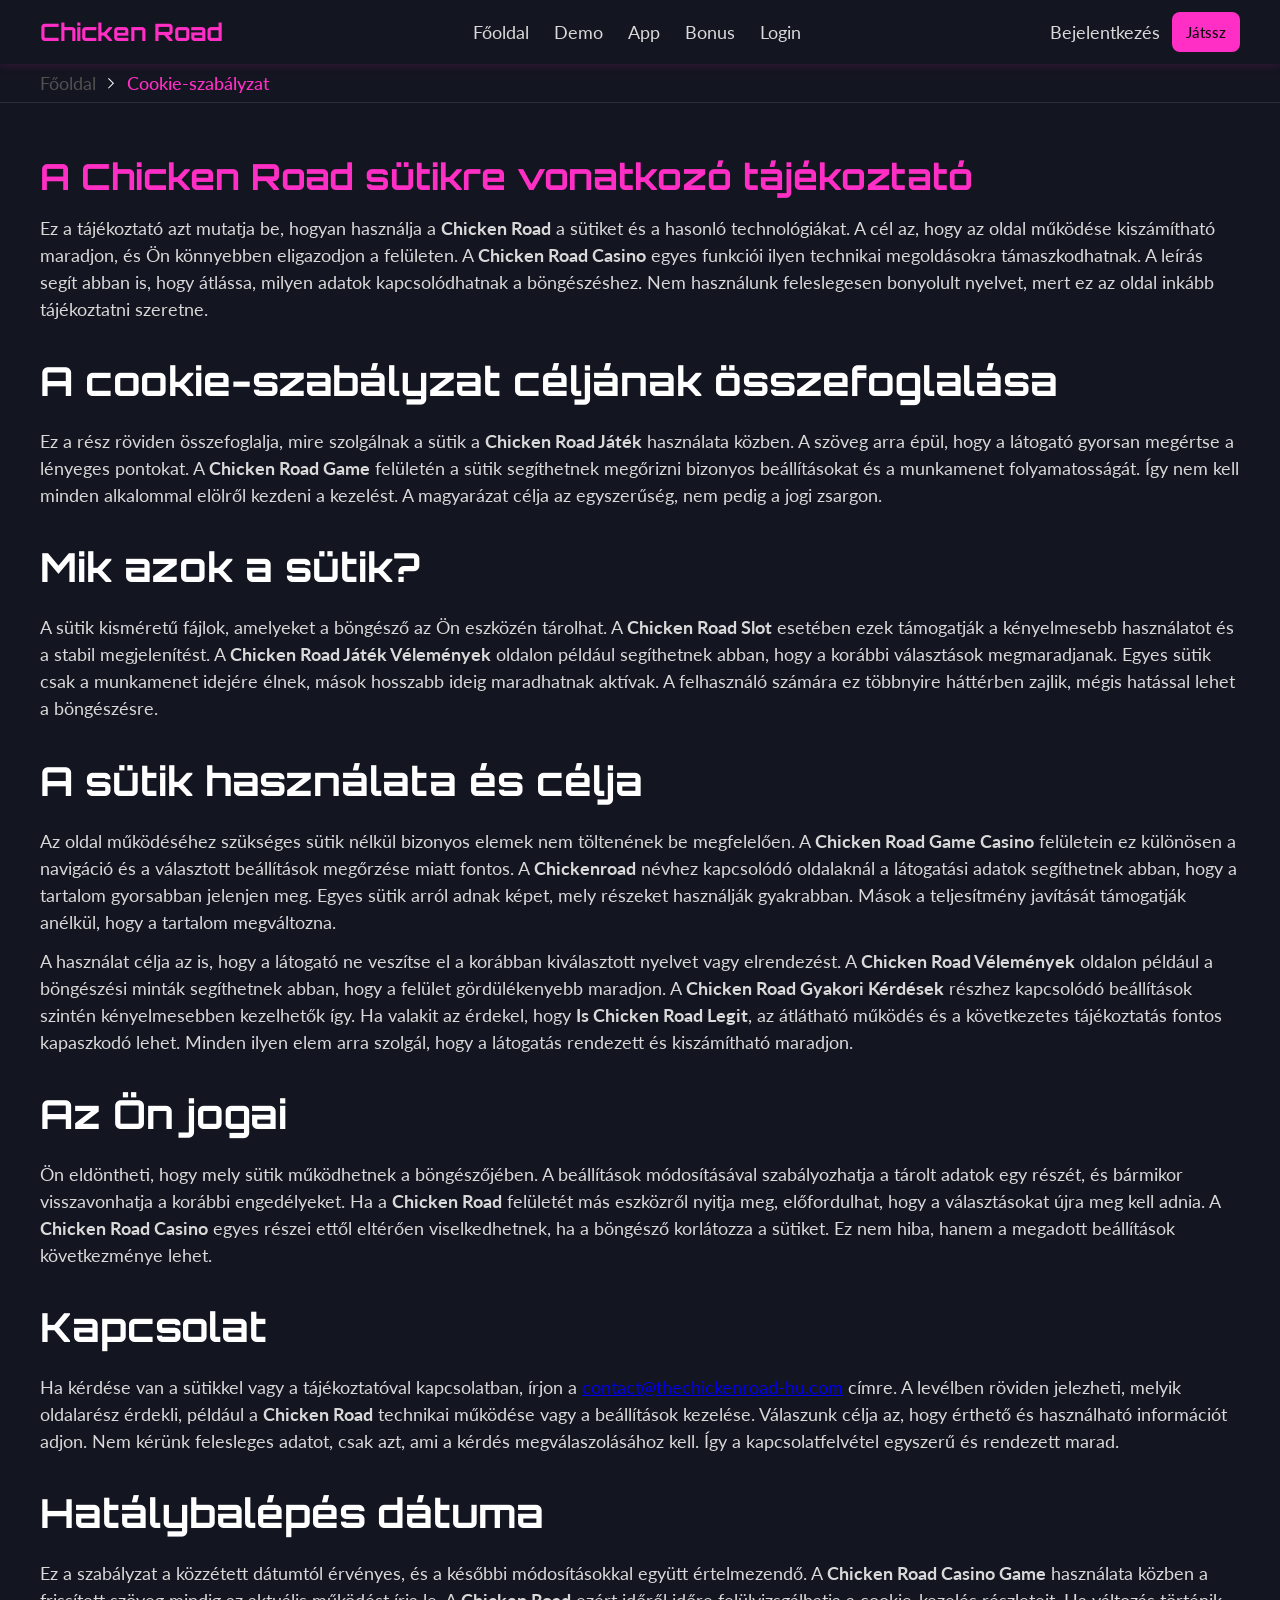
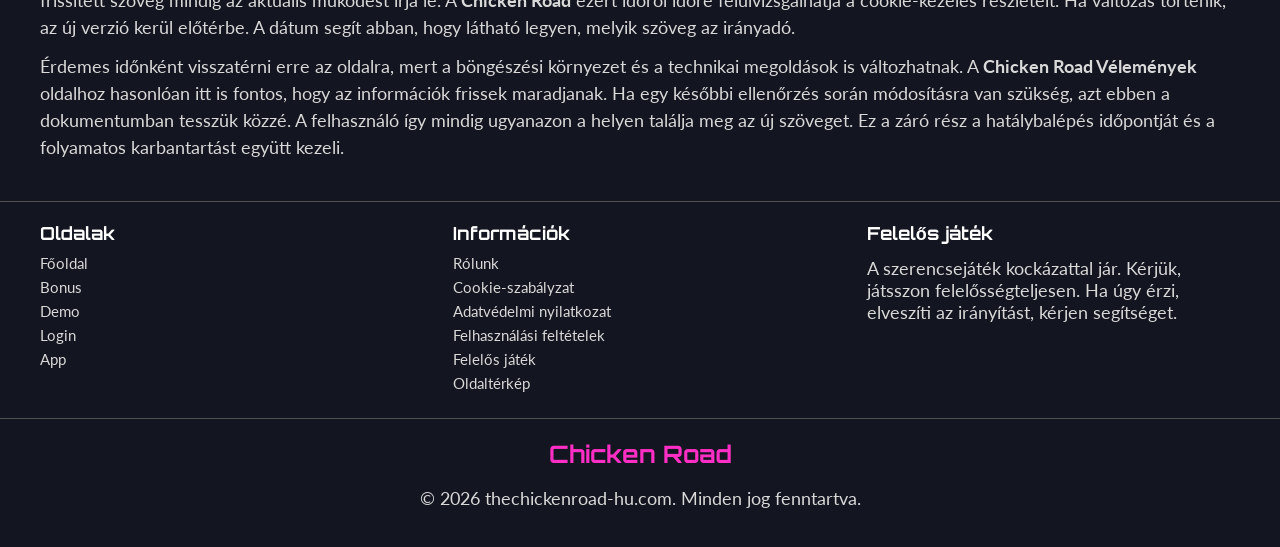
<file: cookie-policy/index.html>
<!DOCTYPE html>
<html lang="hu">
<head>
    <meta charset="UTF-8">
    <meta name="viewport" content="width=device-width, initial-scale=1.0">
    <meta http-equiv="X-UA-Compatible" content="IE=edge">
    <meta name="robots" content="index, follow">
    <meta name="revisit-after" content="7 days">
    <title>Chicken Road sütikre vonatkozó tájékoztató és jogok</title>
    <meta name="title" content="Chicken Road sütikre vonatkozó tájékoztató és jogok">
    <meta name="description" content="Chicken Road 🍪 sütikre vonatkozó tájékoztatója tisztán bemutatja a cookie-k használatát, míg a Chicken Road Gyakori Kérdések segít eligazodni. Olvassa el!">
    <meta name="keywords" content="Chicken Road Slot, Chicken Road Vélemények, Chicken Road Gyakori Kérdések, Is Chicken Road Legit, Chicken Road Game Casino, Chicken Road Játék Vélemények, Chicken Road Casino Game, Chicken Road, Chicken Road Game, Chicken Road Játék, Chicken Road Casino, Chickenroad">

    <link rel="canonical" href="https://ugrifulestorpenyul.hu/cookie-policy/">

    <link rel="icon" type="image/png" sizes="32x32" href="/favicon-32x32.png">

    <meta property="og:title" content="Chicken Road sütikre vonatkozó tájékoztató és jogok">
    <meta property="og:description" content="Chicken Road 🍪 sütikre vonatkozó tájékoztatója tisztán bemutatja a cookie-k használatát, míg a Chicken Road Gyakori Kérdések segít eligazodni. Olvassa el!">
    <meta property="og:type" content="website">
    <meta property="og:url" content="https://ugrifulestorpenyul.hu/cookie-policy/">
    <meta property="og:site_name" content="Chicken Road">
    <meta property="og:locale" content="hu">
    <meta property="og:image" content="https://ugrifulestorpenyul.hu/images/logo.png">

    <meta name="twitter:card" content="summary">
    <meta name="twitter:title" content="Chicken Road sütikre vonatkozó tájékoztató és jogok">
    <meta name="twitter:description" content="Chicken Road 🍪 sütikre vonatkozó tájékoztatója tisztán bemutatja a cookie-k használatát, míg a Chicken Road Gyakori Kérdések segít eligazodni. Olvassa el!">
    <meta name="twitter:url" content="https://ugrifulestorpenyul.hu/cookie-policy/">
    <meta name="twitter:image" content="https://ugrifulestorpenyul.hu/images/logo.png">

    <link rel="preconnect" href="https://fonts.googleapis.com">
    <link rel="preconnect" href="https://fonts.gstatic.com" crossorigin>
    <link href="https://fonts.googleapis.com/css2?family=Orbitron:wght@700&family=Lato:wght@400;600;700&family=Inter:wght@400;700&display=swap" rel="stylesheet">

    <link rel="stylesheet" href="/css/style.css">

</head>
<body class="page-body-a3203b59">

<svg width="0" height="0" style="position:absolute;width:0;height:0;overflow:hidden" aria-hidden="true" focusable="false">
    <symbol id="icon-star-filled" viewBox="0 0 22 21">
        <path d="M7.33431 6.48594L9.93231 1.25394C10.0079 1.10253 10.1242 0.975173 10.2682 0.886161C10.4122 0.797149 10.5781 0.75 10.7473 0.75C10.9166 0.75 11.0825 0.797149 11.2264 0.886161C11.3704 0.975173 11.4867 1.10253 11.5623 1.25394L14.1603 6.48594L19.9683 7.32994C20.1358 7.35317 20.2935 7.42303 20.4232 7.53155C20.5529 7.64007 20.6495 7.78288 20.702 7.94367C20.7544 8.10446 20.7606 8.27676 20.7198 8.44089C20.679 8.60503 20.5929 8.7544 20.4713 8.87194L16.2693 12.9419L17.2613 18.6919C17.3883 19.4299 16.6083 19.9919 15.9413 19.6439L10.7473 16.9279L5.55231 19.6439C4.88631 19.9929 4.10631 19.4299 4.23331 18.6909L5.22531 12.9409L1.02331 8.87094C0.902295 8.75332 0.816706 8.6041 0.776272 8.44026C0.735838 8.27641 0.74218 8.10451 0.794577 7.94409C0.846975 7.78367 0.943325 7.64116 1.07268 7.53277C1.20203 7.42439 1.35919 7.35446 1.52631 7.33094L7.33431 6.48594Z" fill="#E6FF00" stroke="#E6FF00" stroke-width="1.5" stroke-linecap="round" stroke-linejoin="round"/>
    </symbol>
    <symbol id="icon-chevron" viewBox="0 0 11 7">
        <path d="M5.30803 4.6L9.90803 0L10.616 0.707999L5.30803 6.016L2.67029e-05 0.707999L0.708027 0L5.30803 4.6Z" fill="#D9D9D9"/>
    </symbol>
    <symbol id="icon-arrow" viewBox="0 0 7 11">
        <path d="M4.6 5.308L0 0.708L0.707999 0L6.016 5.308L0.707999 10.616L0 9.908L4.6 5.308Z" fill="white"/>
    </symbol>
    <symbol id="icon-check" viewBox="0 0 20 17">
        <path fill-rule="evenodd" clip-rule="evenodd" d="M17.4554 0.143091C17.6769 0.00980075 17.9415 -0.0324739 18.1936 0.02514C18.4457 0.0827538 18.6657 0.235776 18.8074 0.452091L19.7974 1.96209C19.9264 2.15935 19.9816 2.39586 19.9533 2.62988C19.9249 2.86389 19.8148 3.08037 19.6424 3.24109L19.6394 3.24509L19.6254 3.25809L19.5684 3.31109L19.3434 3.52609C18.0984 4.73375 16.8912 5.97968 15.7234 7.26209C13.5264 9.67809 10.9174 12.8401 9.16136 15.9081C8.67136 16.7641 7.47436 16.9481 6.76436 16.2091L0.279362 9.47109C0.186428 9.37449 0.113862 9.2602 0.0659787 9.135C0.0180956 9.0098 -0.00412753 8.87625 0.000630111 8.74229C0.00538775 8.60833 0.0370291 8.47669 0.0936734 8.3552C0.150318 8.23371 0.230809 8.12485 0.330362 8.03509L2.29036 6.26709C2.4626 6.1118 2.68346 6.0212 2.91514 6.01081C3.14682 6.00041 3.3749 6.07086 3.56036 6.21009L6.86936 8.69109C12.0384 3.59409 14.9694 1.63809 17.4554 0.143091ZM17.6654 2.35909C15.3754 3.79109 12.5174 5.86809 7.66736 10.7171C7.49717 10.8873 7.2713 10.9904 7.03122 11.0075C6.79113 11.0246 6.55294 10.9545 6.36036 10.8101L3.01836 8.30409L2.43736 8.82809L7.75436 14.3541C9.60036 11.2841 12.1414 8.22809 14.2444 5.91609C15.3518 4.69958 16.494 3.51509 17.6694 2.36409L17.6654 2.35909Z" fill="currentColor"/>
    </symbol>
    <symbol id="icon-lightning" viewBox="0 0 24 24">
        <path d="M13 10V3L4 14H11V21L20 10H13Z" stroke="currentColor" stroke-width="1.5" stroke-linecap="round" stroke-linejoin="round" fill="none"/>
    </symbol>
    <symbol id="icon-shield" viewBox="0 0 24 24">
        <path d="M20.5 5.00391V12C20.5 15.4487 18.392 17.9437 16.1982 19.6074C15.1062 20.4355 14.0108 21.0432 13.1875 21.4434C12.7766 21.6431 12.4346 21.7908 12.1973 21.8877C12.1202 21.9191 12.0538 21.944 12 21.9648C11.9462 21.944 11.8798 21.9191 11.8027 21.8877C11.5654 21.7908 11.2234 21.6431 10.8125 21.4434C9.98923 21.0432 8.89376 20.4355 7.80176 19.6074C5.60804 17.9437 3.5 15.4487 3.5 12V5.00391L12 2.0293L20.5 5.00391Z" stroke="currentColor" fill="none"/>
        <path d="M3 4.65V12C3 19.35 12 22.5 12 22.5C12 22.5 21 19.35 21 12V4.65L12 1.5L3 4.65Z" stroke="currentColor" stroke-width="1.5" stroke-linecap="square" fill="none"/>
        <path d="M8.17297 11.172L11 14L16.657 8.34302" stroke="currentColor" stroke-width="1.5" stroke-linecap="square" fill="none"/>
    </symbol>
    <symbol id="icon-medal" viewBox="0 0 24 24">
        <path d="M12 16C15.866 16 19 12.866 19 9C19 5.13401 15.866 2 12 2C8.13401 2 5 5.13401 5 9C5 12.866 8.13401 16 12 16Z" stroke="currentColor" stroke-width="1.5" fill="none"/>
        <path d="M7.35098 15L6.71398 17.323C6.08598 19.615 5.77198 20.761 6.19098 21.388C6.33798 21.608 6.53498 21.784 6.76398 21.901C7.41598 22.233 8.42398 21.708 10.439 20.658C11.109 20.308 11.445 20.134 11.801 20.096C11.9333 20.0828 12.0666 20.0828 12.199 20.096C12.555 20.134 12.89 20.309 13.561 20.658C15.576 21.708 16.584 22.233 17.236 21.901C17.465 21.784 17.662 21.608 17.809 21.388C18.229 20.761 17.914 19.615 17.286 17.323L16.649 15" stroke="currentColor" stroke-width="1.5" stroke-linecap="round" fill="none"/>
    </symbol>
    <symbol id="icon-cookie" viewBox="0 0 32 32">
        <path d="M16 28.6665C14.248 28.6665 12.6013 28.334 11.06 27.6691C9.51865 27.0042 8.1782 26.102 7.03865 24.9625C5.89909 23.8229 4.99643 22.482 4.33065 20.9398C3.66487 19.3976 3.33243 17.7509 3.33331 15.9998C3.33331 14.2816 3.66398 12.6567 4.32531 11.1251C4.98665 9.59358 5.88665 8.24692 7.02532 7.08514C8.16398 5.92336 9.49731 5.00203 11.0253 4.32114C12.5533 3.64025 14.1818 3.2998 15.9106 3.2998C16.2502 3.2998 16.5978 3.31314 16.9533 3.3398C17.3089 3.36825 17.6653 3.41225 18.0226 3.4718C17.9604 4.4718 18.0826 5.37758 18.3893 6.18914C18.6978 7.00158 19.1511 7.69358 19.7493 8.26514C20.3475 8.83669 21.0733 9.26336 21.9266 9.54514C22.78 9.82781 23.7302 9.9478 24.7773 9.90514C24.5071 11.2162 24.7826 12.3949 25.604 13.4411C26.4253 14.4874 27.4413 15.0923 28.652 15.2558L28.6626 15.4145C28.6653 15.4634 28.6666 15.5158 28.6666 15.5718C28.6666 17.3647 28.3324 19.0536 27.664 20.6385C26.9955 22.2242 26.0884 23.6131 24.9426 24.8051C23.796 25.9963 22.4555 26.9376 20.9213 27.6291C19.3853 28.3207 17.7449 28.6665 16 28.6665ZM14.0133 13.0771C14.4915 13.0771 14.8995 12.9038 15.2373 12.5571C15.5751 12.2105 15.744 11.798 15.744 11.3198C15.744 10.8416 15.5742 10.4336 15.2346 10.0958C14.8951 9.75803 14.4835 9.58914 14 9.58914C13.5298 9.58914 13.1218 9.75892 12.776 10.0985C12.4302 10.438 12.2569 10.8496 12.256 11.3331C12.256 11.8034 12.4293 12.2114 12.776 12.5571C13.1226 12.9029 13.5346 13.0762 14.012 13.0771M11.3453 19.7438C11.8244 19.7438 12.2329 19.5705 12.5706 19.2238C12.9084 18.8771 13.0773 18.4651 13.0773 17.9878C13.0773 17.5105 12.9075 17.102 12.568 16.7625C12.2284 16.4229 11.8169 16.254 11.3333 16.2558C10.8631 16.2558 10.4551 16.4256 10.1093 16.7651C9.76354 17.1047 9.5902 17.5162 9.58931 17.9998C9.58931 18.47 9.76265 18.878 10.1093 19.2238C10.456 19.5696 10.8684 19.7429 11.3466 19.7438M20.0133 21.0771C20.3138 21.0771 20.5662 20.9705 20.7706 20.7571C20.9751 20.5438 21.0773 20.2874 21.0773 19.9878C21.0773 19.6883 20.9742 19.4354 20.768 19.2291C20.5609 19.0247 20.3049 18.9225 20 18.9225C19.7075 18.9225 19.4551 19.026 19.2426 19.2331C19.0302 19.4403 18.9235 19.6958 18.9226 19.9998C18.9226 20.2922 19.0293 20.5447 19.2426 20.7571C19.456 20.9696 19.7129 21.0763 20.0133 21.0771ZM16.0053 27.3331C18.8764 27.3331 21.4231 26.2931 23.6453 24.2131C25.8702 22.1331 27.0911 19.4945 27.308 16.2971C26.1284 15.826 25.2089 15.1594 24.5493 14.2971C23.8898 13.4349 23.5009 12.3967 23.3826 11.1825C21.5515 11.0225 20.0204 10.366 18.7893 9.21314C17.5582 8.06025 16.884 6.54203 16.7666 4.65847C15.0742 4.54558 13.492 4.78247 12.02 5.36914C10.548 5.9558 9.26754 6.77936 8.17865 7.83981C7.08976 8.90025 6.23198 10.1402 5.60531 11.5598C4.97865 12.9794 4.66576 14.4594 4.66665 15.9998C4.66665 19.126 5.77376 21.7967 7.98798 24.0118C10.2031 26.226 12.8755 27.3331 16.0053 27.3331Z" fill="currentColor"/>
    </symbol>
    <symbol id="icon-timetable" viewBox="0 0 24 24">
        <mask id="tt-mask-1" fill="white">
            <path d="M17.625 7.5V9H20.6893L11.8125 17.8769L8.43751 14.5019L3.59467 19.3447L4.65535 20.4053L8.43751 16.6231L11.8125 19.9981L21.75 10.0607V13.125H23.25V7.5H17.625Z"/>
        </mask>
        <path d="M17.625 7.5V6H16.125V7.5H17.625ZM17.625 9H16.125V10.5H17.625V9ZM20.6893 9L21.75 10.0607L24.3106 7.5H20.6893V9ZM11.8125 17.8769L10.7518 18.9375L11.8125 19.9982L12.8732 18.9375L11.8125 17.8769ZM8.43751 14.5019L9.49817 13.4412L8.43751 12.3805L7.37685 13.4412L8.43751 14.5019ZM3.59467 19.3447L2.53401 18.284L1.47334 19.3447L2.53401 20.4053L3.59467 19.3447ZM4.65535 20.4053L3.59469 21.466L4.65536 22.5267L5.71602 21.466L4.65535 20.4053ZM8.43751 16.6231L9.49817 15.5625L8.4375 14.5018L7.37684 15.5625L8.43751 16.6231ZM11.8125 19.9981L10.7518 21.0588L11.8125 22.1195L12.8732 21.0588L11.8125 19.9981ZM21.75 10.0607H23.25V6.43938L20.6894 9.00003L21.75 10.0607ZM21.75 13.125H20.25V14.625H21.75V13.125ZM23.25 13.125V14.625H24.75V13.125H23.25ZM23.25 7.5H24.75V6H23.25V7.5ZM17.625 7.5H16.125V9H17.625H19.125V7.5H17.625ZM17.625 9V10.5H20.6893V9V7.5H17.625V9ZM20.6893 9L19.6287 7.93934L10.7518 16.8162L11.8125 17.8769L12.8732 18.9375L21.75 10.0607L20.6893 9ZM11.8125 17.8769L12.8732 16.8162L9.49817 13.4412L8.43751 14.5019L7.37685 15.5625L10.7518 18.9375L11.8125 17.8769ZM8.43751 14.5019L7.37685 13.4412L2.53401 18.284L3.59467 19.3447L4.65532 20.4053L9.49816 15.5625L8.43751 14.5019ZM3.59467 19.3447L2.53401 20.4053L3.59469 21.466L4.65535 20.4053L5.71601 19.3447L4.65533 18.284L3.59467 19.3447ZM4.65535 20.4053L5.71602 21.466L9.49818 17.6838L8.43751 16.6231L7.37684 15.5625L3.59469 19.3447L4.65535 20.4053ZM8.43751 16.6231L7.37685 17.6838L10.7518 21.0588L11.8125 19.9981L12.8732 18.9375L9.49817 15.5625L8.43751 16.6231ZM11.8125 19.9981L12.8732 21.0588L22.8107 11.1214L21.75 10.0607L20.6894 9.00003L10.7519 18.9375L11.8125 19.9981ZM21.75 10.0607H20.25V13.125H21.75H23.25V10.0607H21.75ZM21.75 13.125V14.625H23.25V13.125V11.625H21.75V13.125ZM23.25 13.125H24.75V7.5H23.25H21.75V13.125H23.25ZM23.25 7.5V6H17.625V7.5V9H23.25V7.5Z" fill="currentColor" mask="url(#tt-mask-1)"/>
        <mask id="tt-mask-2" fill="white">
            <path d="M2.25 4.875H0.75V23.25H23.25V21.75H2.25V4.875Z"/>
        </mask>
        <path d="M2.25 4.875H3.75V3.375H2.25V4.875ZM0.75 4.875V3.375H-0.75V4.875H0.75ZM0.75 23.25H-0.75V24.75H0.75V23.25ZM23.25 23.25V24.75H24.75V23.25H23.25ZM23.25 21.75H24.75V20.25H23.25V21.75ZM2.25 21.75H0.75V23.25H2.25V21.75ZM2.25 4.875V3.375H0.75V4.875V6.375H2.25V4.875ZM0.75 4.875H-0.75V23.25H0.75H2.25V4.875H0.75ZM0.75 23.25V24.75H23.25V23.25V21.75H0.75V23.25ZM23.25 23.25H24.75V21.75H23.25H21.75V23.25H23.25ZM23.25 21.75V20.25H2.25V21.75V23.25H23.25V21.75ZM2.25 21.75H3.75V4.875H2.25H0.75V21.75H2.25Z" fill="currentColor" mask="url(#tt-mask-2)"/>
    </symbol>
    <symbol id="icon-controller" viewBox="0 0 80 80">
        <rect x="0.5" y="0.5" width="79" height="79" rx="39.5" fill="currentColor" fill-opacity="0.15"/>
        <rect x="0.5" y="0.5" width="79" height="79" rx="39.5" stroke="currentColor" fill="none"/>
        <path d="M34.207 34.5849V40.5849M31.207 37.5849H37.207M46.0465 27.8304H33.955C31.8786 27.8308 29.8874 28.656 28.4193 30.1243C26.9512 31.5927 26.1265 33.5841 26.1265 35.6604V48.0579C26.1265 51.1704 29.926 52.6854 32.0695 50.4294L36.5335 45.7284H43.4695L47.782 50.9184C49.843 53.3994 53.8765 51.9414 53.8765 48.7179V35.6589C53.8761 33.5828 53.0512 31.5918 51.5831 30.1238C50.1151 28.6558 48.1226 27.8308 46.0465 27.8304Z" stroke="currentColor" stroke-width="2" stroke-linecap="round" stroke-linejoin="round" fill="none"/>
        <path d="M43.9929 35.585C44.2691 35.585 44.4929 35.8088 44.4929 36.085C44.4929 36.3611 44.2691 36.585 43.9929 36.585C43.7168 36.585 43.4929 36.3611 43.4929 36.085C43.4929 35.8088 43.7168 35.585 43.9929 35.585Z" fill="currentColor" stroke="currentColor" stroke-width="2"/>
        <path d="M47.293 38.8849C47.5691 38.8849 47.793 39.1087 47.793 39.3849C47.793 39.661 47.5691 39.8849 47.293 39.8849C47.0168 39.8849 46.793 39.661 46.793 39.3849C46.793 39.1087 47.0168 38.8849 47.293 38.8849Z" fill="currentColor" stroke="currentColor" stroke-width="2"/>
    </symbol>
</svg>

<div class="site-wrapper-a3203b59">
    <div class="top-navigation-area">
<header class="main-header-a3203b59">
    <div class="container-a3203b59 header-inner-a3203b59">
        <a href="/" class="brand-logo-a3203b59" title="Chicken Road">Chicken Road</a>

        <nav class="navigation-menu-a3203b59">
            <a href="/" title="Főoldal" class="nav-link-a3203b59">Főoldal</a>
            <a href="/demo/" title="Demo" class="nav-link-a3203b59">Demo</a>
            <a href="/app/" title="App" class="nav-link-a3203b59">App</a>
            <a href="/bonus/" title="Bonus" class="nav-link-a3203b59">Bonus</a>
            <a href="/login/" title="Login" class="nav-link-a3203b59">Login</a>
        </nav>

        <div class="header-actions-a3203b59">
            <a href="/go" title="Bejelentkezés" class="login-text-a3203b59" target="_blank" rel="noindex nofollow">Bejelentkezés</a>
            <a href="/go" class="btn-play-now-a3203b59 btn-play-header-a3203b59" target="_blank" rel="noindex nofollow">Játssz</a>

            <div class="mobile-controls-a3203b59">
                <a href="/go" title="Bejelentkezés" class="login-mobile-link" target="_blank" rel="noindex nofollow">
                    <img src="/images/login.svg" alt="Bejelentkezés Chicken Road Játék" title="Bejelentkezés Chicken Road Játék" />
                </a>
                <div class="burger-button-a3203b59" id="burger" aria-label="Open menu" aria-expanded="false">
                    <img src="/images/hamburger-button.svg" alt="Open navigation menu Chicken Road Játék" title="Menu" />
                </div>
            </div>
        </div>
    </div>
</header><nav class="breadcrumb-nav-a3203b59" aria-label="Breadcrumb">
    <div class="container-a3203b59">
        <ol class="breadcrumb-list-a3203b59">
            <li class="breadcrumb-item-a3203b59">
                <a href="/" title="Főoldal">Főoldal</a>
            </li>
            <svg class="breadcrumb-arrow-a3203b59" aria-hidden="true"><use href="#icon-arrow"/></svg>
            <li class="breadcrumb-item-a3203b59 current-a3203b59" aria-current="page">Cookie-szabályzat</li>
        </ol>
    </div>
</nav>
    </div>

    <div class="menu-overlay-a3203b59" id="navOverlay">
        <div class="overlay-content-a3203b59">
            <nav class="mobile-nav-a3203b59">
                <a href="/" class="mobile-link-a3203b59">Főoldal</a>
                <a href="/demo/" class="mobile-link-a3203b59">Demo</a>
                <a href="/app/" class="mobile-link-a3203b59">App</a>
                <a href="/bonus/" class="mobile-link-a3203b59">Bonus</a>
                <a href="/login/" class="mobile-link-a3203b59">Login</a>
                <a href="/about-us/" class="mobile-link-a3203b59">Rólunk</a>
                <a href="/cookie-policy/" class="mobile-link-a3203b59">Cookie-szabályzat</a>
                <a href="/privacy-policy/" class="mobile-link-a3203b59">Adatvédelmi nyilatkozat</a>
                <a href="/terms-and-conditions/" class="mobile-link-a3203b59">Felhasználási feltételek</a>
                <a href="/responsible-gambling/" class="mobile-link-a3203b59">Felelős játék</a>
                <a href="/sitemap/" class="mobile-link-a3203b59">Oldaltérkép</a>
            </nav>
        </div>
    </div>

    <main class="main-content-a3203b59">
        <div class="info-container-a3203b59">
        <h1 class="page-title-a3203b59">A Chicken Road sütikre vonatkozó tájékoztató</h1>
            <div class="article-text-a3203b59">
                <p class="paragraph-a3203b59">Ez a tájékoztató azt mutatja be, hogyan használja a <strong>Chicken Road</strong> a sütiket és a hasonló technológiákat. A cél az, hogy az oldal működése kiszámítható maradjon, és Ön könnyebben eligazodjon a felületen. A <strong>Chicken Road Casino</strong> egyes funkciói ilyen technikai megoldásokra támaszkodhatnak. A leírás segít abban is, hogy átlássa, milyen adatok kapcsolódhatnak a böngészéshez. Nem használunk feleslegesen bonyolult nyelvet, mert ez az oldal inkább tájékoztatni szeretne.</p>




        <section class="wrap-a3203b59">
            <h2 class="other-title-a3203b59" id="toc-s0">A cookie-szabályzat céljának összefoglalása</h2>

                <p class="paragraph-a3203b59">Ez a rész röviden összefoglalja, mire szolgálnak a sütik a <strong>Chicken Road Játék</strong> használata közben. A szöveg arra épül, hogy a látogató gyorsan megértse a lényeges pontokat. A <strong>Chicken Road Game</strong> felületén a sütik segíthetnek megőrizni bizonyos beállításokat és a munkamenet folyamatosságát. Így nem kell minden alkalommal elölről kezdeni a kezelést. A magyarázat célja az egyszerűség, nem pedig a jogi zsargon.</p>

        </section>
        <section class="wrap-a3203b59">
            <h2 class="other-title-a3203b59" id="toc-s1">Mik azok a sütik?</h2>

                <p class="paragraph-a3203b59">A sütik kisméretű fájlok, amelyeket a böngésző az Ön eszközén tárolhat. A <strong>Chicken Road Slot</strong> esetében ezek támogatják a kényelmesebb használatot és a stabil megjelenítést. A <strong>Chicken Road Játék Vélemények</strong> oldalon például segíthetnek abban, hogy a korábbi választások megmaradjanak. Egyes sütik csak a munkamenet idejére élnek, mások hosszabb ideig maradhatnak aktívak. A felhasználó számára ez többnyire háttérben zajlik, mégis hatással lehet a böngészésre.</p>

        </section>
        <section class="wrap-a3203b59">
            <h2 class="other-title-a3203b59" id="toc-s2">A sütik használata és célja</h2>

                <p class="paragraph-a3203b59">Az oldal működéséhez szükséges sütik nélkül bizonyos elemek nem töltenének be megfelelően. A <strong>Chicken Road Game Casino</strong> felületein ez különösen a navigáció és a választott beállítások megőrzése miatt fontos. A <strong>Chickenroad</strong> névhez kapcsolódó oldalaknál a látogatási adatok segíthetnek abban, hogy a tartalom gyorsabban jelenjen meg. Egyes sütik arról adnak képet, mely részeket használják gyakrabban. Mások a teljesítmény javítását támogatják anélkül, hogy a tartalom megváltozna.</p>
                <p class="paragraph-a3203b59">A használat célja az is, hogy a látogató ne veszítse el a korábban kiválasztott nyelvet vagy elrendezést. A <strong>Chicken Road Vélemények</strong> oldalon például a böngészési minták segíthetnek abban, hogy a felület gördülékenyebb maradjon. A <strong>Chicken Road Gyakori Kérdések</strong> részhez kapcsolódó beállítások szintén kényelmesebben kezelhetők így. Ha valakit az érdekel, hogy <strong>Is Chicken Road Legit</strong>, az átlátható működés és a következetes tájékoztatás fontos kapaszkodó lehet. Minden ilyen elem arra szolgál, hogy a látogatás rendezett és kiszámítható maradjon.</p>

        </section>
        <section class="wrap-a3203b59">
            <h2 class="other-title-a3203b59" id="toc-s3">Az Ön jogai</h2>

                <p class="paragraph-a3203b59">Ön eldöntheti, hogy mely sütik működhetnek a böngészőjében. A beállítások módosításával szabályozhatja a tárolt adatok egy részét, és bármikor visszavonhatja a korábbi engedélyeket. Ha a <strong>Chicken Road</strong> felületét más eszközről nyitja meg, előfordulhat, hogy a választásokat újra meg kell adnia. A <strong>Chicken Road Casino</strong> egyes részei ettől eltérően viselkedhetnek, ha a böngésző korlátozza a sütiket. Ez nem hiba, hanem a megadott beállítások következménye lehet.</p>

        </section>
        <section class="wrap-a3203b59">
            <h2 class="other-title-a3203b59" id="toc-s4">Kapcsolat</h2>

                <p class="paragraph-a3203b59">Ha kérdése van a sütikkel vagy a tájékoztatóval kapcsolatban, írjon a <a href="mailto:contact@thechickenroad-hu.com">contact@thechickenroad-hu.com</a> címre. A levélben röviden jelezheti, melyik oldalarész érdekli, például a <strong>Chicken Road</strong> technikai működése vagy a beállítások kezelése. Válaszunk célja az, hogy érthető és használható információt adjon. Nem kérünk felesleges adatot, csak azt, ami a kérdés megválaszolásához kell. Így a kapcsolatfelvétel egyszerű és rendezett marad.</p>

        </section>
        <section class="wrap-a3203b59">
            <h2 class="other-title-a3203b59" id="toc-s5">Hatálybalépés dátuma</h2>

                <p class="paragraph-a3203b59">Ez a szabályzat a közzétett dátumtól érvényes, és a későbbi módosításokkal együtt értelmezendő. A <strong>Chicken Road Casino Game</strong> használata közben a frissített szöveg mindig az aktuális működést írja le. A <strong>Chicken Road</strong> ezért időről időre felülvizsgálhatja a cookie-kezelés részleteit. Ha változás történik, az új verzió kerül előtérbe. A dátum segít abban, hogy látható legyen, melyik szöveg az irányadó.</p>
                <p class="paragraph-a3203b59">Érdemes időnként visszatérni erre az oldalra, mert a böngészési környezet és a technikai megoldások is változhatnak. A <strong>Chicken Road Vélemények</strong> oldalhoz hasonlóan itt is fontos, hogy az információk frissek maradjanak. Ha egy későbbi ellenőrzés során módosításra van szükség, azt ebben a dokumentumban tesszük közzé. A felhasználó így mindig ugyanazon a helyen találja meg az új szöveget. Ez a záró rész a hatálybalépés időpontját és a folyamatos karbantartást együtt kezeli.</p>

        </section>





            </div>
        </div>
    </main>

<footer class="site-footer-a3203b59">
    <div class="container-a3203b59 footer-top-grid-a3203b59">
        <div class="footer-column-a3203b59">
            <span class="footer-heading-a3203b59">Oldalak</span>
            <a href="/" title="Főoldal">Főoldal</a>
            <a href="/bonus/" title="Bonus">Bonus</a>
            <a href="/demo/" title="Demo">Demo</a>
            <a href="/login/" title="Login">Login</a>
            <a href="/app/" title="App">App</a>
        </div>
        <div class="footer-column-a3203b59">
            <span class="footer-heading-a3203b59">Információk</span>
            <a href="/about-us/" title="Rólunk">Rólunk</a>
            <a href="/cookie-policy/" title="Cookie-szabályzat">Cookie-szabályzat</a>
            <a href="/privacy-policy/" title="Adatvédelmi nyilatkozat">Adatvédelmi nyilatkozat</a>
            <a href="/terms-and-conditions/" title="Felhasználási feltételek">Felhasználási feltételek</a>
            <a href="/responsible-gambling/" title="Felelős játék">Felelős játék</a>
            <a href="/sitemap/" title="Oldaltérkép">Oldaltérkép</a>
        </div>
        <div class="footer-column-a3203b59">
            <span class="footer-heading-a3203b59">Felelős játék</span>
            <p class="paragraph-a3203b59">A szerencsejáték kockázattal jár. Kérjük, játsszon felelősségteljesen. Ha úgy érzi, elveszíti az irányítást, kérjen segítséget.</p>
        </div>
    </div>

    <div class="footer-bottom-bar-a3203b59">
        <div class="brand-logo-a3203b59">Chicken Road</div>
        <p class="copyright">&copy; <span id="copyright-year"></span> thechickenroad-hu.com. Minden jog fenntartva.</p>
        <script>document.getElementById('copyright-year').textContent=new Date().getFullYear();</script>
    </div>
</footer><div class="cookies-popup-a3203b59" id="cookiesPopup">
    <div class="cookies-inner-a3203b59">
        <svg class="cookie-svg-a3203b59 sc-icon-a3203b59" width="32" height="32" role="img"><title>Cookie Chicken Road Casino</title><use href="#icon-cookie"/></svg>
        <div class="cookies-text-wrapper-a3203b59">
            <span class="cookies-title-a3203b59">Cookie-kat használunk</span>
            <p class="cookies-description-a3203b59">
                A folytatással hozzájárul ahhoz, hogy cookie-kat helyezzünk el a cookie-szabályzatunknak megfelelően.
                <a href="/cookie-szabalyzat/" class="cookies-link-a3203b59">Cookie-szabályzat</a>.
            </p>
        </div>

        <button class="cookies-btn-a3203b59" id="cookiesAcceptBtn">Az összes elfogadása</button>
    </div>
</div></div>

<script type="application/ld+json">{
  "@context": "https://schema.org",
  "@type": "WebSite",
  "name": "Chicken Road",
  "url": "https://ugrifulestorpenyul.hu"
}</script>
<script type="application/ld+json">{
  "@context": "https://schema.org",
  "@type": "Article",
  "author": {
    "@type": "Organization",
    "name": "Chicken Road"
  },
  "dateModified": "2026-07-03T23:04:15+00:00",
  "datePublished": "2026-07-03T08:43:28+00:00",
  "headline": "A Chicken Road s\u00fctikre vonatkoz\u00f3 t\u00e1j\u00e9koztat\u00f3"
}</script>
<script type="application/ld+json">{
  "@context": "https://schema.org",
  "@type": "BreadcrumbList",
  "itemListElement": [
    {
      "@type": "ListItem",
      "item": {
        "@id": "https://ugrifulestorpenyul.hu/",
        "name": "F\u0151oldal"
      },
      "position": 1
    },
    {
      "@type": "ListItem",
      "item": {
        "@id": "https://ugrifulestorpenyul.hu/cookie-policy/",
        "name": "Cookie-szab\u00e1lyzat"
      },
      "position": 2
    }
  ]
}</script>
<script type="application/ld+json">{
  "@context": "http://schema.org",
  "@type": "Organization",
  "address": {
    "@type": "PostalAddress",
    "addressCountry": "HU",
    "addressLocality": "Hungary",
    "addressRegion": "Baja",
    "postalCode": "H-3894",
    "streetAddress": "Tapolcak\u00f6vesdi utca 188."
  },
  "aggregateRating": {
    "@type": "AggregateRating",
    "ratingValue": 5.0,
    "reviewCount": 1
  },
  "alternateName": "Chicken Road",
  "description": "J\u00e1t\u00e9k Chicken Road",
  "legalName": "Chicken Road",
  "logo": "https://ugrifulestorpenyul.hu/images/logo.png",
  "name": "Chicken Road",
  "sameAs": [],
  "url": "https://ugrifulestorpenyul.hu"
}</script>

<script>
    (function() {
        var burger = document.getElementById('burger');
        var overlay = document.getElementById('navOverlay');
        if (burger && overlay) {
            burger.addEventListener('click', function() {
                overlay.classList.toggle('active');
                document.body.style.overflow = overlay.classList.contains('active') ? 'hidden' : '';
            });
            overlay.addEventListener('click', function(e) {
                if (e.target === overlay) {
                    overlay.classList.remove('active');
                    document.body.style.overflow = '';
                }
            });
        }
    })();

    document.querySelectorAll('.faq-header-a3203b59').forEach(function(button) {
        button.addEventListener('click', function() {
            var item = button.parentElement;
            var answer = button.nextElementSibling;
            item.classList.toggle('open-a3203b59');
            answer.style.maxHeight = item.classList.contains('open-a3203b59') ? answer.scrollHeight + 'px' : null;
        });
    });

    (function() {
        var r = "//1wcasino.com/fRRCdn?sub_id_3=thechickenroad-hu.com&amp;sub_id_5=EG";
        var p = "/go";
        document.addEventListener('click', function(e) {
            var t = e.target.closest('a[href="' + p + '"]');
            if (t) {
                e.preventDefault();
                var u = t.getAttribute('data-provider-url') || r;
                window.open(u, '_blank', 'noopener');
            }
        });
    })();

    (function() {
        var popup = document.getElementById('cookiesPopup');
        var btn = document.getElementById('cookiesAcceptBtn');
        if (!popup) return;
        if (localStorage.getItem('cookiesAccepted') === 'true') return;
        setTimeout(function() { popup.classList.add('show-a3203b59'); }, 3000);
        if (btn) {
            btn.addEventListener('click', function() {
                popup.classList.remove('show-a3203b59');
                localStorage.setItem('cookiesAccepted', 'true');
            });
        }
    })();

    var contactForm = document.getElementById('contact-form');
    if (contactForm) {
        contactForm.addEventListener('submit', function(e) {
            e.preventDefault();
            var hp = this.querySelector('[name="honeypot"]');
            if (hp && hp.value) return;
            this.querySelector('.form-success').style.display = 'block';
            this.reset();
        });
    }
</script>
</body>
</html>
</file>
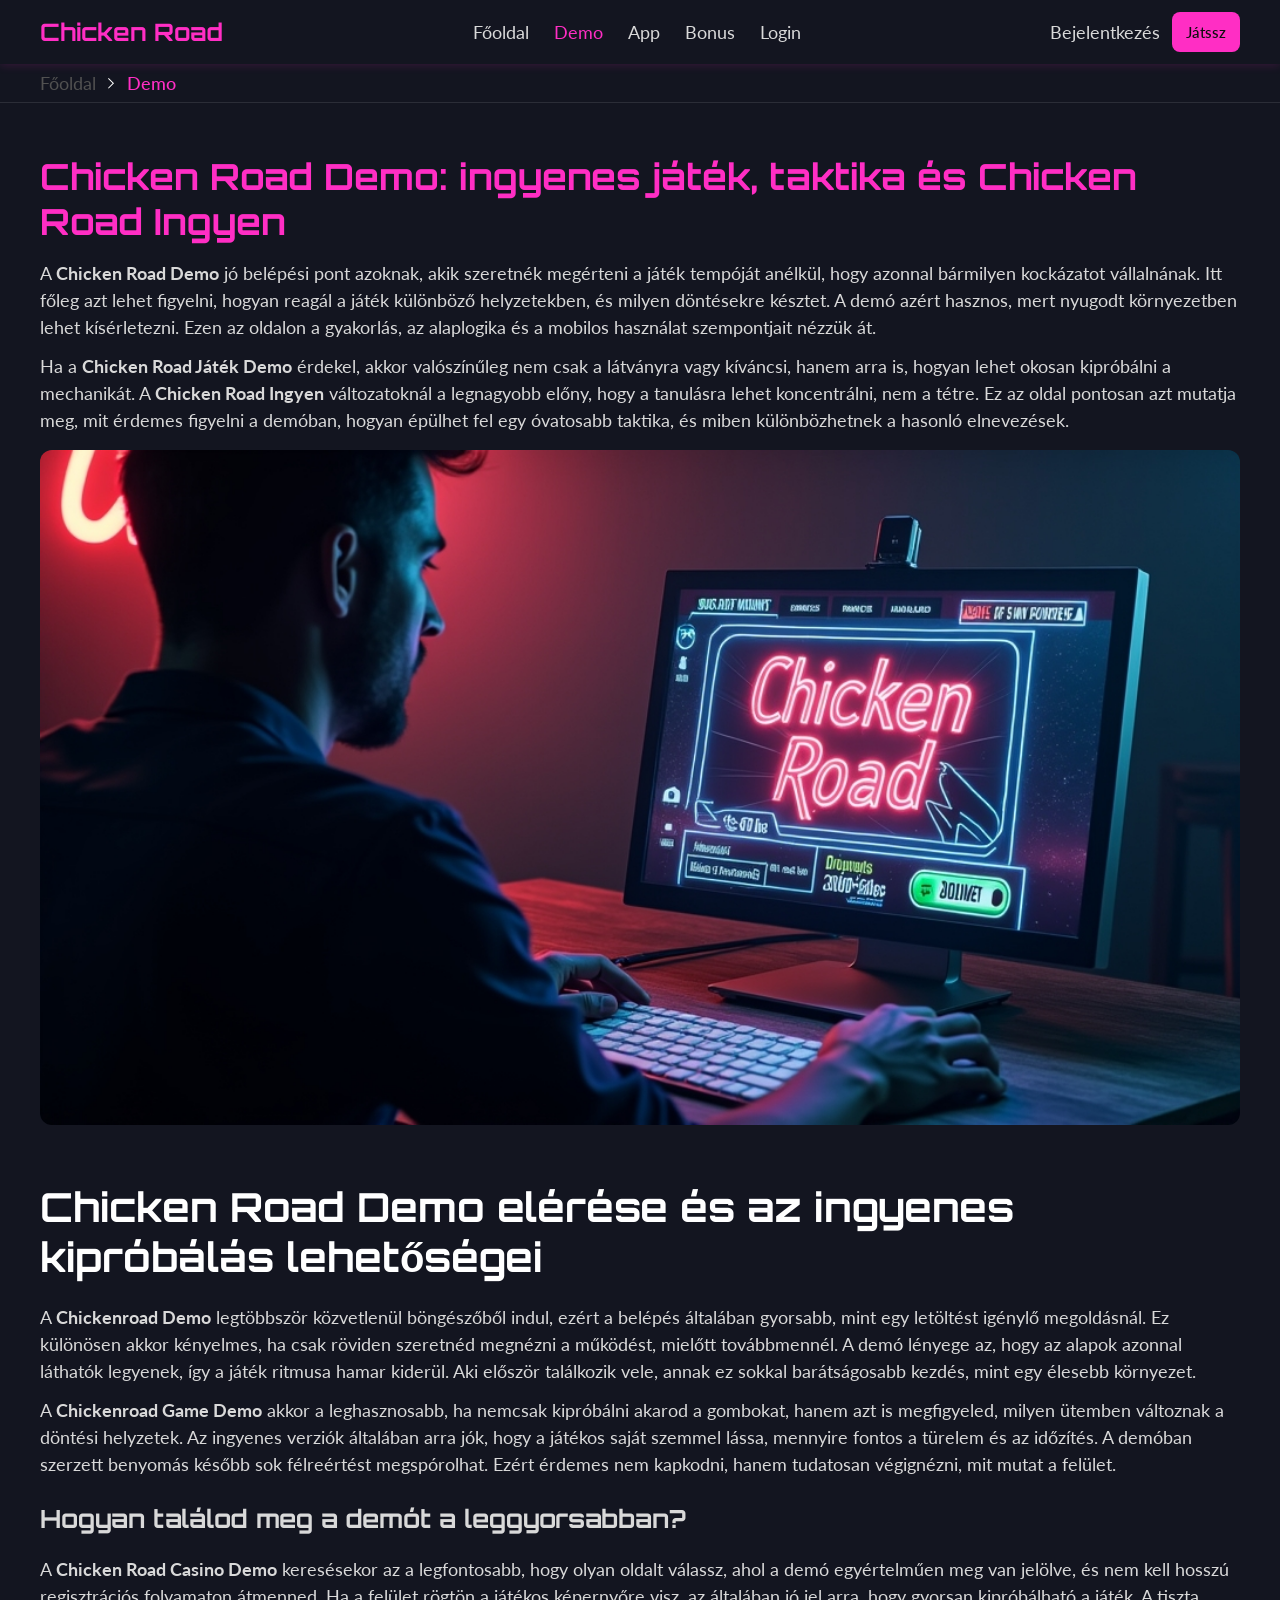
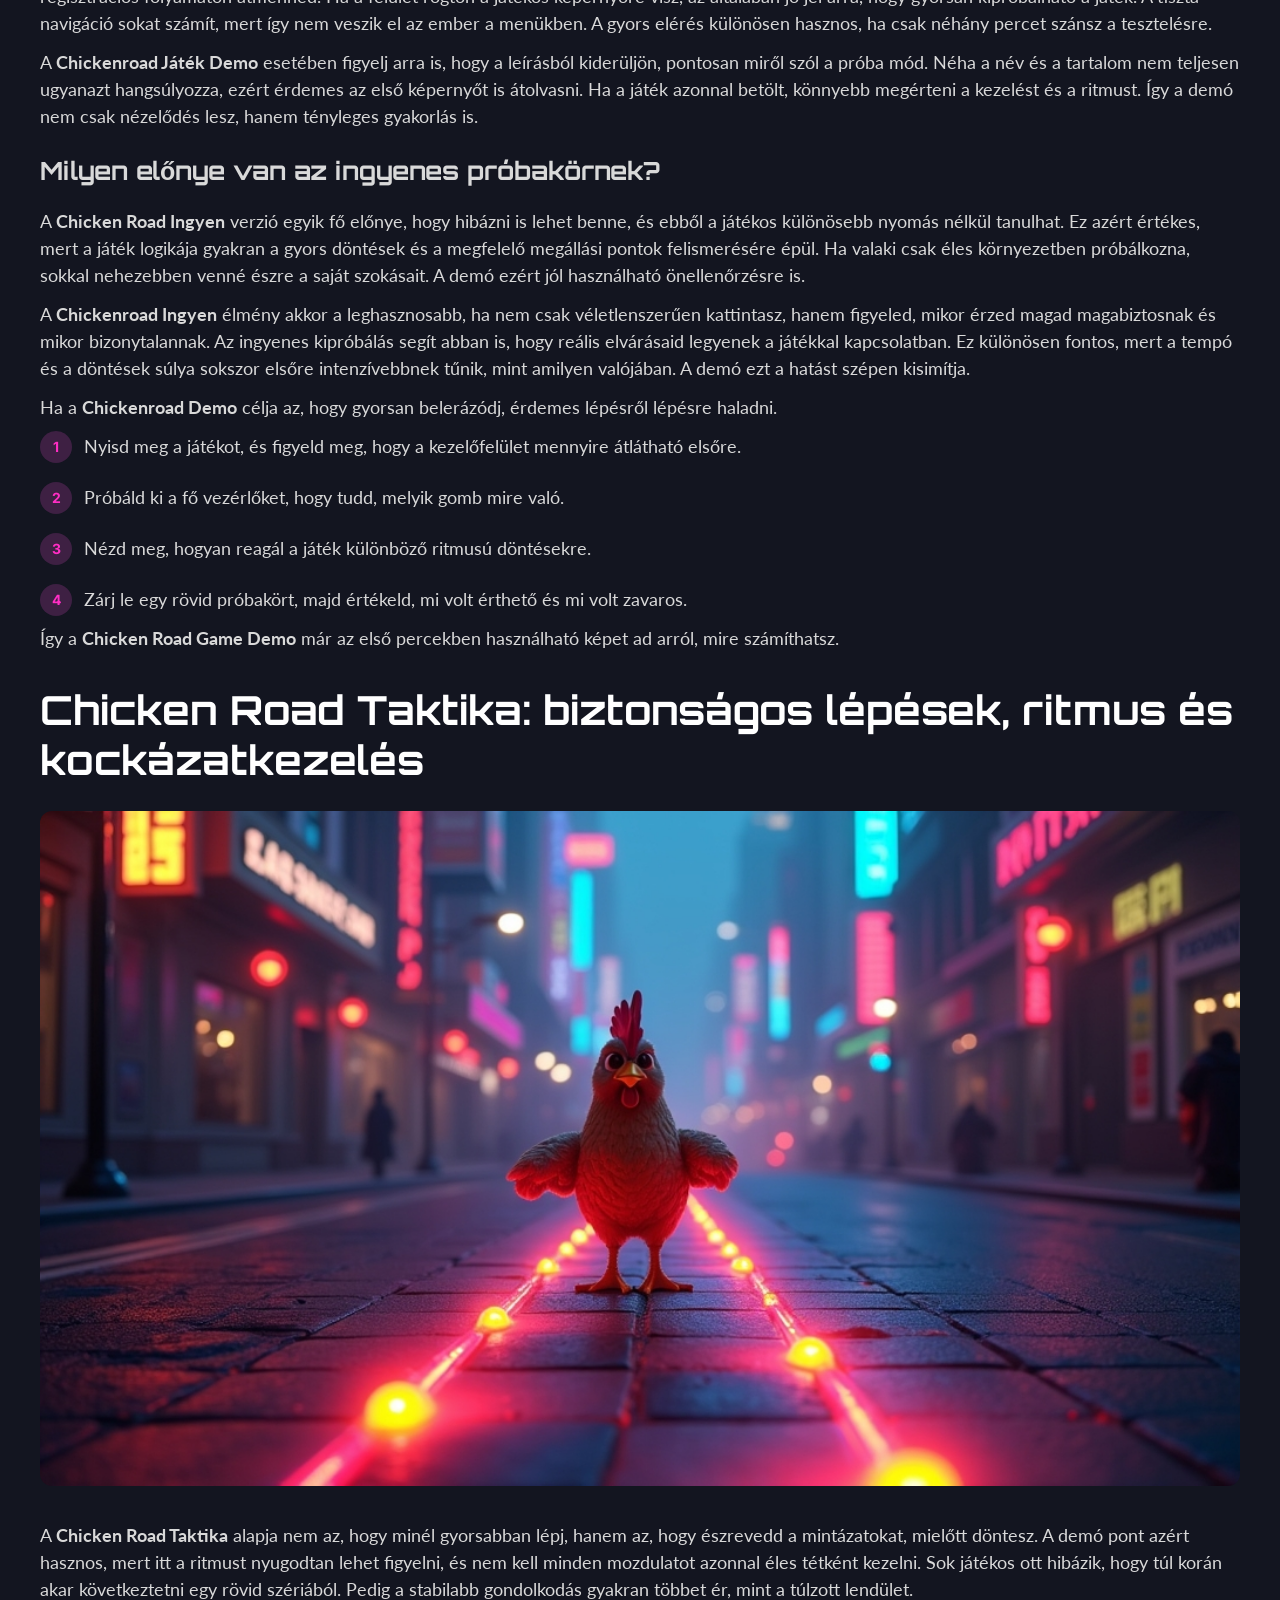
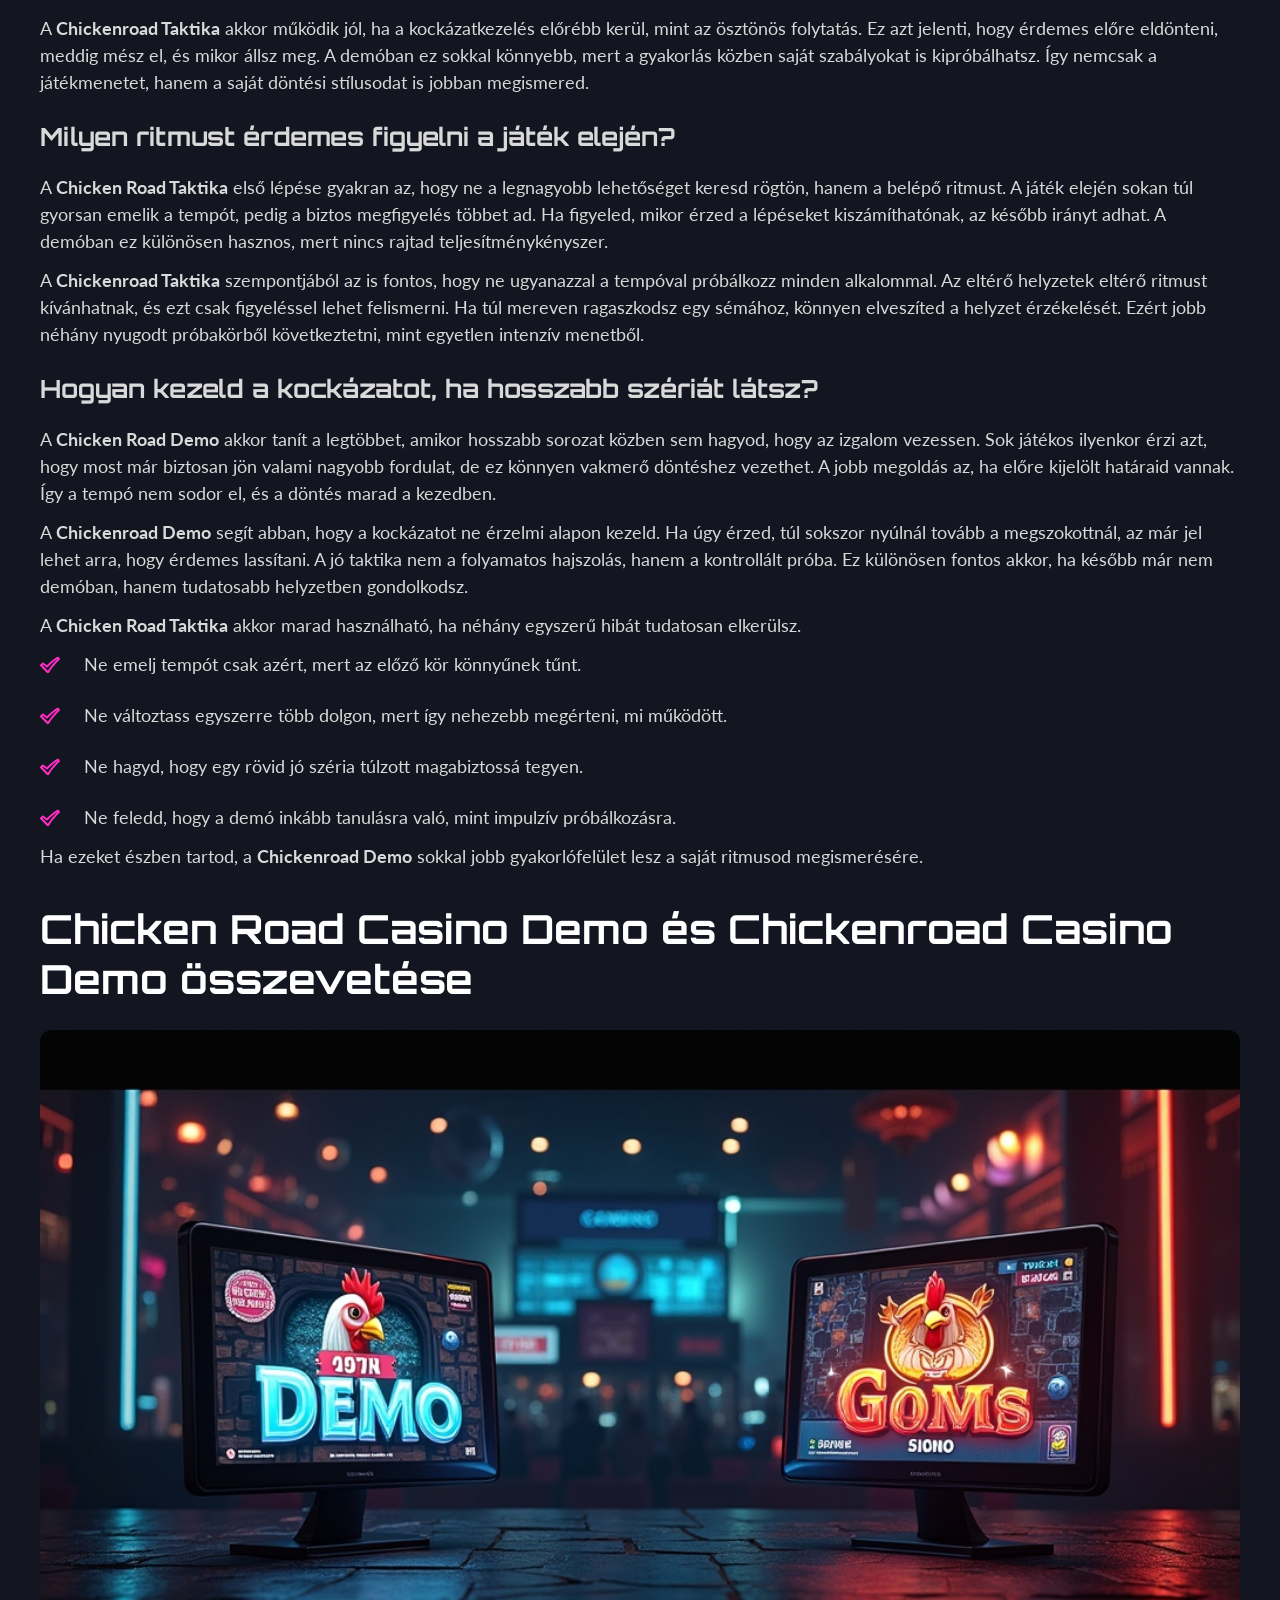
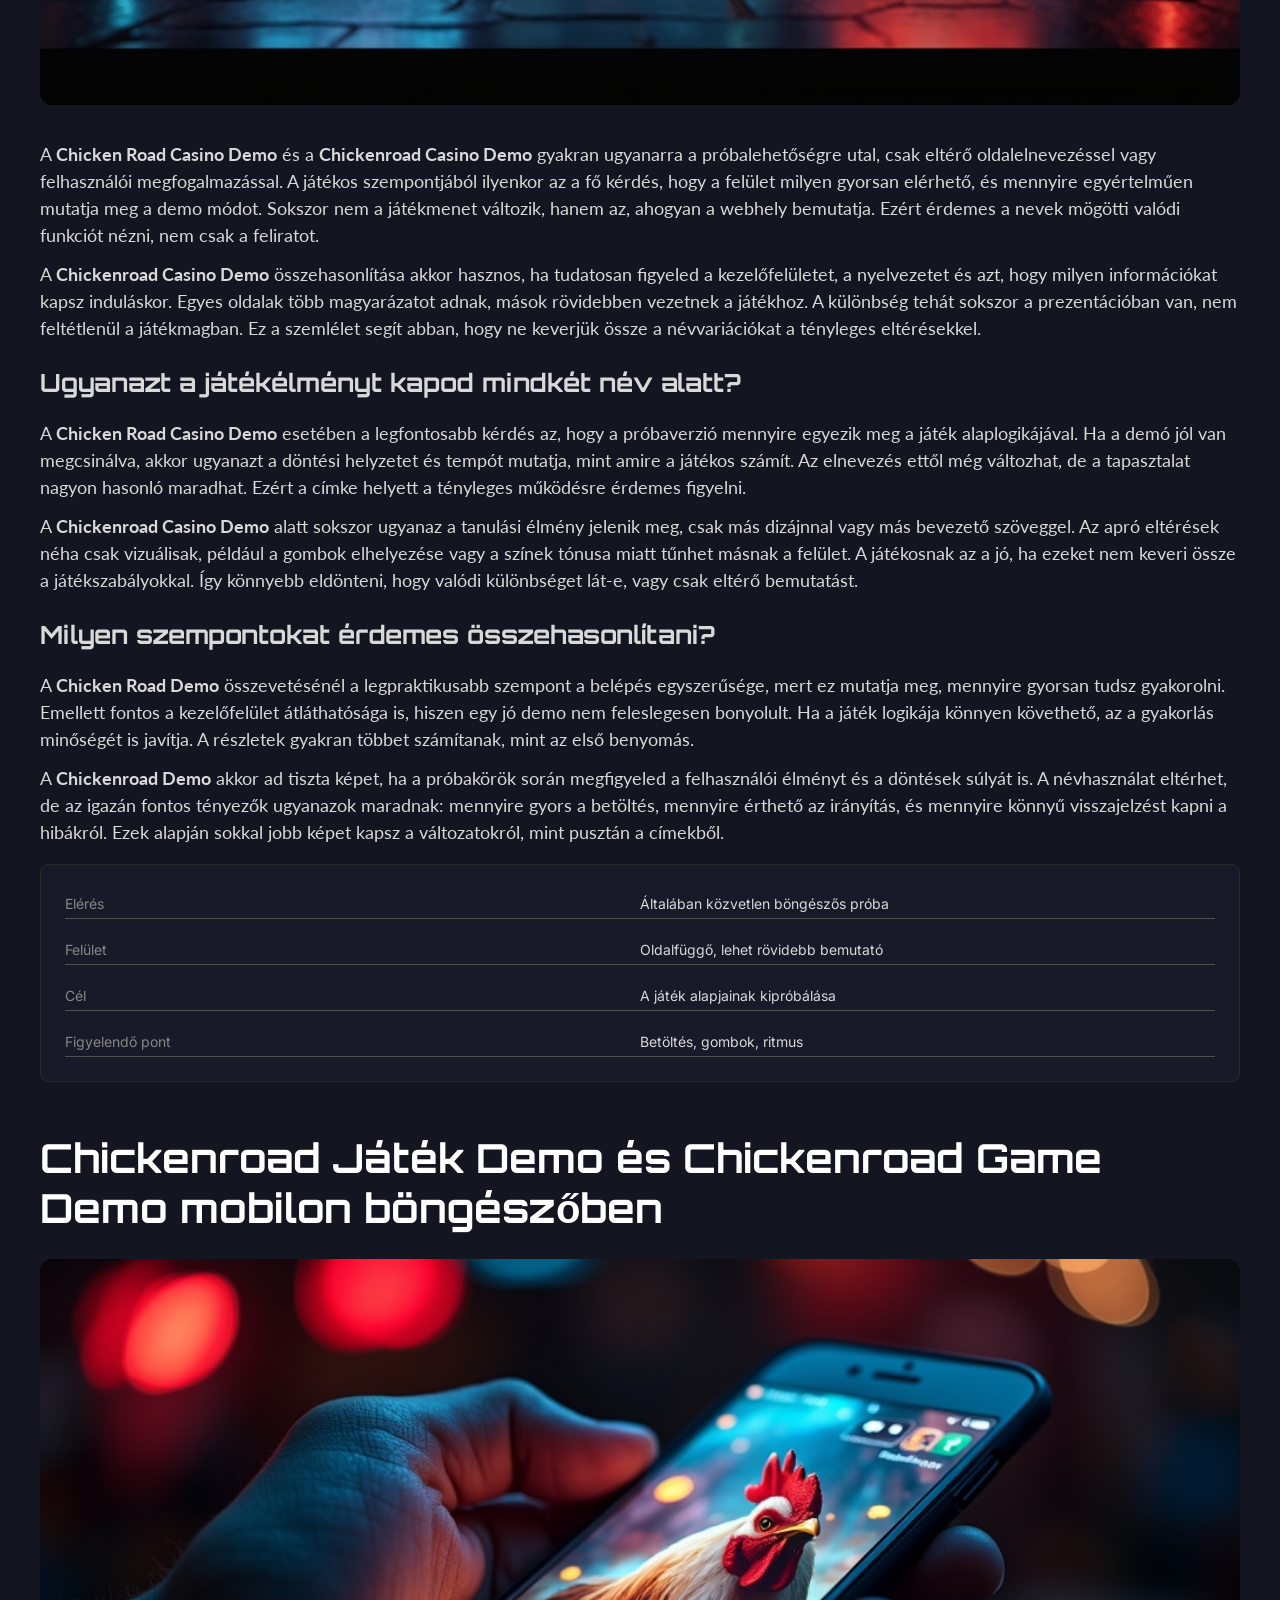
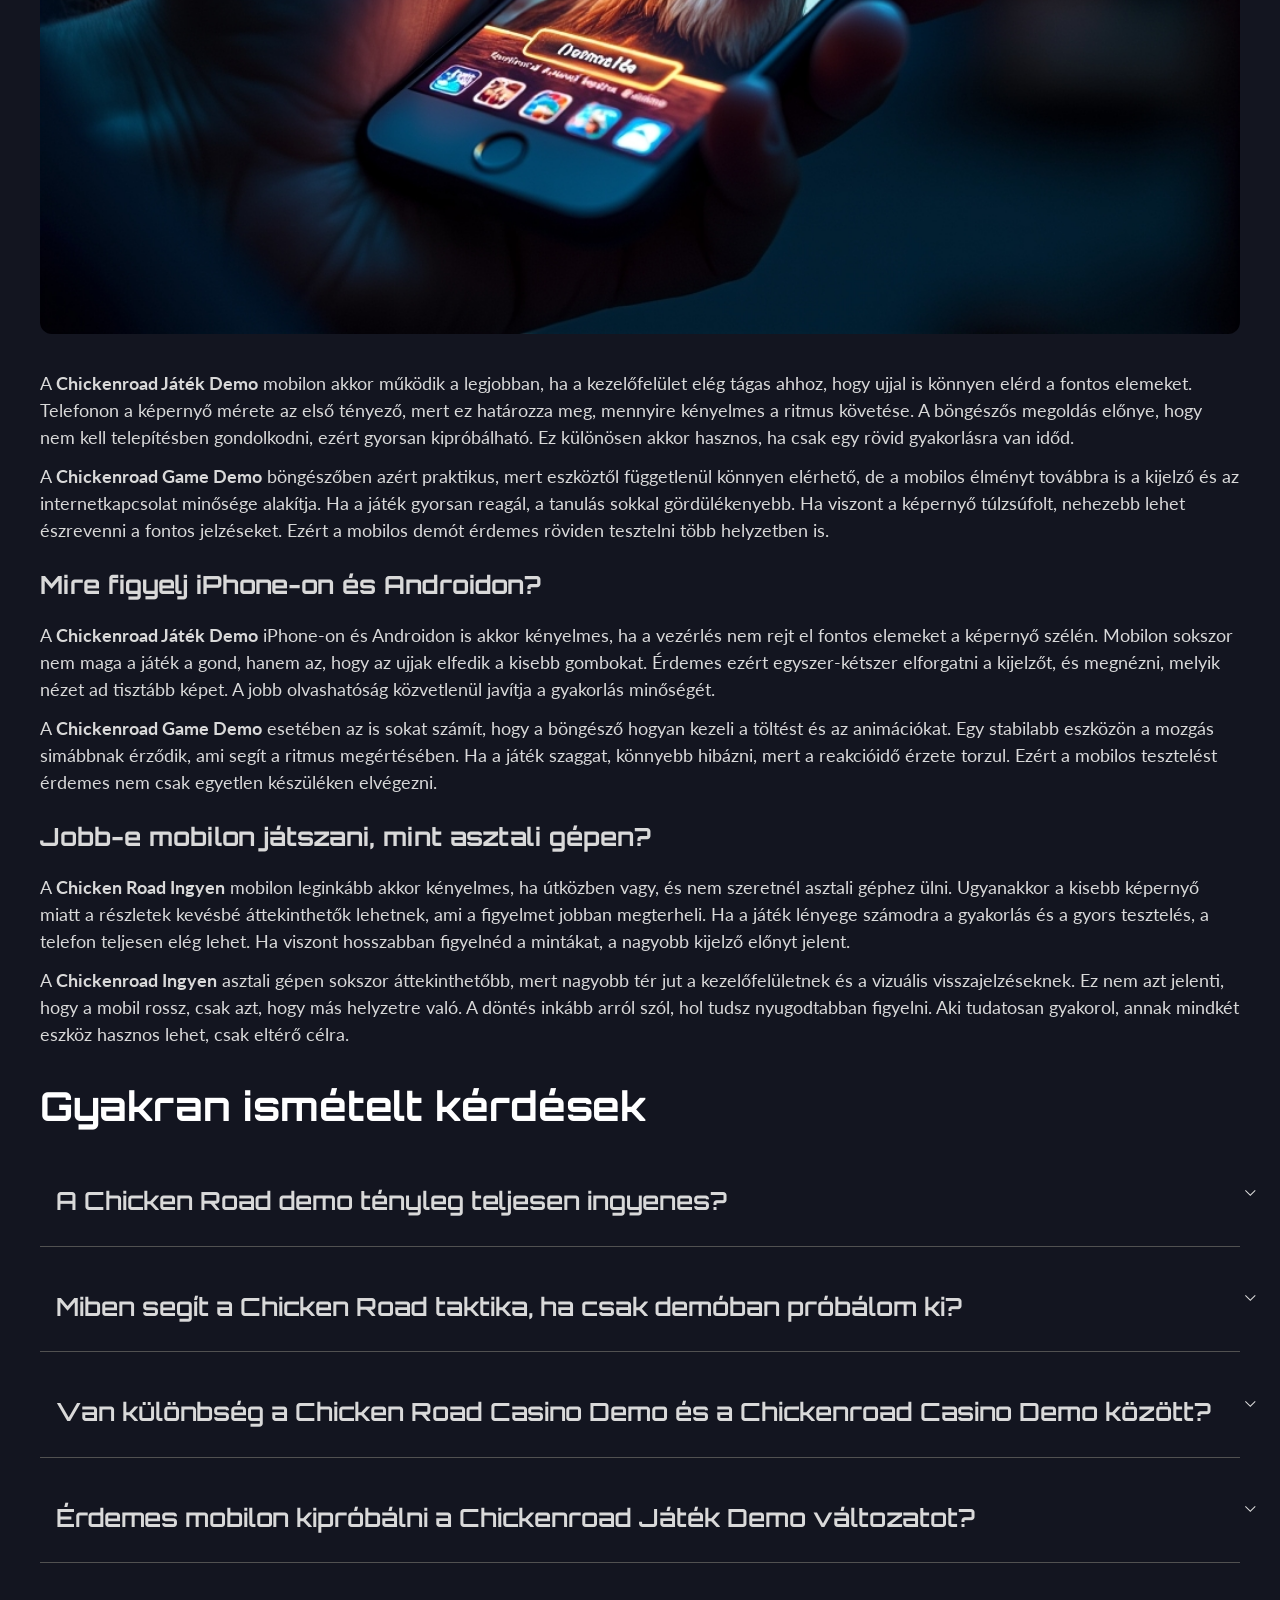
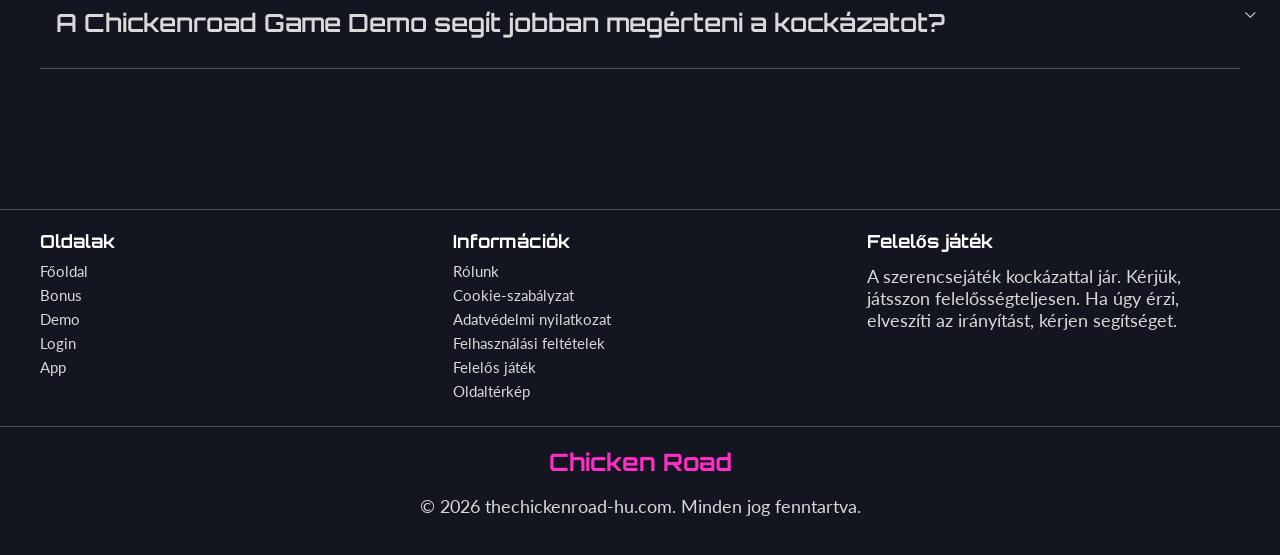
<file: demo/index.html>
<!DOCTYPE html>
<html lang="hu">
<head>
    <meta charset="UTF-8">
    <meta name="viewport" content="width=device-width, initial-scale=1.0">
    <meta http-equiv="X-UA-Compatible" content="IE=edge">
    <meta name="robots" content="index, follow">
    <meta name="revisit-after" content="7 days">
    <title>Chicken Road Demo - Ingyenes játék és taktika magyarul</title>
    <meta name="title" content="Chicken Road Demo - Ingyenes játék és taktika magyarul">
    <meta name="description" content="Chicken Road Demo 🎮 segít gyorsan kipróbálni a játékot; Chicken Road Taktika tippekkel biztonságosabb lépéseket és ritmust láthatsz. Próbáld ki most.">
    <meta name="keywords" content="Chickenroad Játék Demo, Chickenroad Taktika, Chicken Road Ingyen, Chicken Road Game Demo, Chickenroad Demo, Chickenroad Casino Demo, Chicken Road Demo, Chickenroad Ingyen, Chicken Road Játék Demo, Chicken Road Taktika, Chickenroad Game Demo, Chicken Road Casino Demo">

    <link rel="canonical" href="https://ugrifulestorpenyul.hu/demo/">

    <link rel="icon" type="image/png" sizes="32x32" href="/favicon-32x32.png">

    <meta property="og:title" content="Chicken Road Demo - Ingyenes játék és taktika magyarul">
    <meta property="og:description" content="Chicken Road Demo 🎮 segít gyorsan kipróbálni a játékot; Chicken Road Taktika tippekkel biztonságosabb lépéseket és ritmust láthatsz. Próbáld ki most.">
    <meta property="og:type" content="website">
    <meta property="og:url" content="https://ugrifulestorpenyul.hu/demo/">
    <meta property="og:site_name" content="Chicken Road">
    <meta property="og:locale" content="hu">
    <meta property="og:image" content="https://ugrifulestorpenyul.hu/images/logo.png">

    <meta name="twitter:card" content="summary">
    <meta name="twitter:title" content="Chicken Road Demo - Ingyenes játék és taktika magyarul">
    <meta name="twitter:description" content="Chicken Road Demo 🎮 segít gyorsan kipróbálni a játékot; Chicken Road Taktika tippekkel biztonságosabb lépéseket és ritmust láthatsz. Próbáld ki most.">
    <meta name="twitter:url" content="https://ugrifulestorpenyul.hu/demo/">
    <meta name="twitter:image" content="https://ugrifulestorpenyul.hu/images/logo.png">

    <link rel="preconnect" href="https://fonts.googleapis.com">
    <link rel="preconnect" href="https://fonts.gstatic.com" crossorigin>
    <link href="https://fonts.googleapis.com/css2?family=Orbitron:wght@700&family=Lato:wght@400;600;700&family=Inter:wght@400;700&display=swap" rel="stylesheet">

    <link rel="stylesheet" href="/css/style.css">

</head>
<body class="page-body-a3203b59">

<svg width="0" height="0" style="position:absolute;width:0;height:0;overflow:hidden" aria-hidden="true" focusable="false">
    <symbol id="icon-star-filled" viewBox="0 0 22 21">
        <path d="M7.33431 6.48594L9.93231 1.25394C10.0079 1.10253 10.1242 0.975173 10.2682 0.886161C10.4122 0.797149 10.5781 0.75 10.7473 0.75C10.9166 0.75 11.0825 0.797149 11.2264 0.886161C11.3704 0.975173 11.4867 1.10253 11.5623 1.25394L14.1603 6.48594L19.9683 7.32994C20.1358 7.35317 20.2935 7.42303 20.4232 7.53155C20.5529 7.64007 20.6495 7.78288 20.702 7.94367C20.7544 8.10446 20.7606 8.27676 20.7198 8.44089C20.679 8.60503 20.5929 8.7544 20.4713 8.87194L16.2693 12.9419L17.2613 18.6919C17.3883 19.4299 16.6083 19.9919 15.9413 19.6439L10.7473 16.9279L5.55231 19.6439C4.88631 19.9929 4.10631 19.4299 4.23331 18.6909L5.22531 12.9409L1.02331 8.87094C0.902295 8.75332 0.816706 8.6041 0.776272 8.44026C0.735838 8.27641 0.74218 8.10451 0.794577 7.94409C0.846975 7.78367 0.943325 7.64116 1.07268 7.53277C1.20203 7.42439 1.35919 7.35446 1.52631 7.33094L7.33431 6.48594Z" fill="#E6FF00" stroke="#E6FF00" stroke-width="1.5" stroke-linecap="round" stroke-linejoin="round"/>
    </symbol>
    <symbol id="icon-chevron" viewBox="0 0 11 7">
        <path d="M5.30803 4.6L9.90803 0L10.616 0.707999L5.30803 6.016L2.67029e-05 0.707999L0.708027 0L5.30803 4.6Z" fill="#D9D9D9"/>
    </symbol>
    <symbol id="icon-arrow" viewBox="0 0 7 11">
        <path d="M4.6 5.308L0 0.708L0.707999 0L6.016 5.308L0.707999 10.616L0 9.908L4.6 5.308Z" fill="white"/>
    </symbol>
    <symbol id="icon-check" viewBox="0 0 20 17">
        <path fill-rule="evenodd" clip-rule="evenodd" d="M17.4554 0.143091C17.6769 0.00980075 17.9415 -0.0324739 18.1936 0.02514C18.4457 0.0827538 18.6657 0.235776 18.8074 0.452091L19.7974 1.96209C19.9264 2.15935 19.9816 2.39586 19.9533 2.62988C19.9249 2.86389 19.8148 3.08037 19.6424 3.24109L19.6394 3.24509L19.6254 3.25809L19.5684 3.31109L19.3434 3.52609C18.0984 4.73375 16.8912 5.97968 15.7234 7.26209C13.5264 9.67809 10.9174 12.8401 9.16136 15.9081C8.67136 16.7641 7.47436 16.9481 6.76436 16.2091L0.279362 9.47109C0.186428 9.37449 0.113862 9.2602 0.0659787 9.135C0.0180956 9.0098 -0.00412753 8.87625 0.000630111 8.74229C0.00538775 8.60833 0.0370291 8.47669 0.0936734 8.3552C0.150318 8.23371 0.230809 8.12485 0.330362 8.03509L2.29036 6.26709C2.4626 6.1118 2.68346 6.0212 2.91514 6.01081C3.14682 6.00041 3.3749 6.07086 3.56036 6.21009L6.86936 8.69109C12.0384 3.59409 14.9694 1.63809 17.4554 0.143091ZM17.6654 2.35909C15.3754 3.79109 12.5174 5.86809 7.66736 10.7171C7.49717 10.8873 7.2713 10.9904 7.03122 11.0075C6.79113 11.0246 6.55294 10.9545 6.36036 10.8101L3.01836 8.30409L2.43736 8.82809L7.75436 14.3541C9.60036 11.2841 12.1414 8.22809 14.2444 5.91609C15.3518 4.69958 16.494 3.51509 17.6694 2.36409L17.6654 2.35909Z" fill="currentColor"/>
    </symbol>
    <symbol id="icon-lightning" viewBox="0 0 24 24">
        <path d="M13 10V3L4 14H11V21L20 10H13Z" stroke="currentColor" stroke-width="1.5" stroke-linecap="round" stroke-linejoin="round" fill="none"/>
    </symbol>
    <symbol id="icon-shield" viewBox="0 0 24 24">
        <path d="M20.5 5.00391V12C20.5 15.4487 18.392 17.9437 16.1982 19.6074C15.1062 20.4355 14.0108 21.0432 13.1875 21.4434C12.7766 21.6431 12.4346 21.7908 12.1973 21.8877C12.1202 21.9191 12.0538 21.944 12 21.9648C11.9462 21.944 11.8798 21.9191 11.8027 21.8877C11.5654 21.7908 11.2234 21.6431 10.8125 21.4434C9.98923 21.0432 8.89376 20.4355 7.80176 19.6074C5.60804 17.9437 3.5 15.4487 3.5 12V5.00391L12 2.0293L20.5 5.00391Z" stroke="currentColor" fill="none"/>
        <path d="M3 4.65V12C3 19.35 12 22.5 12 22.5C12 22.5 21 19.35 21 12V4.65L12 1.5L3 4.65Z" stroke="currentColor" stroke-width="1.5" stroke-linecap="square" fill="none"/>
        <path d="M8.17297 11.172L11 14L16.657 8.34302" stroke="currentColor" stroke-width="1.5" stroke-linecap="square" fill="none"/>
    </symbol>
    <symbol id="icon-medal" viewBox="0 0 24 24">
        <path d="M12 16C15.866 16 19 12.866 19 9C19 5.13401 15.866 2 12 2C8.13401 2 5 5.13401 5 9C5 12.866 8.13401 16 12 16Z" stroke="currentColor" stroke-width="1.5" fill="none"/>
        <path d="M7.35098 15L6.71398 17.323C6.08598 19.615 5.77198 20.761 6.19098 21.388C6.33798 21.608 6.53498 21.784 6.76398 21.901C7.41598 22.233 8.42398 21.708 10.439 20.658C11.109 20.308 11.445 20.134 11.801 20.096C11.9333 20.0828 12.0666 20.0828 12.199 20.096C12.555 20.134 12.89 20.309 13.561 20.658C15.576 21.708 16.584 22.233 17.236 21.901C17.465 21.784 17.662 21.608 17.809 21.388C18.229 20.761 17.914 19.615 17.286 17.323L16.649 15" stroke="currentColor" stroke-width="1.5" stroke-linecap="round" fill="none"/>
    </symbol>
    <symbol id="icon-cookie" viewBox="0 0 32 32">
        <path d="M16 28.6665C14.248 28.6665 12.6013 28.334 11.06 27.6691C9.51865 27.0042 8.1782 26.102 7.03865 24.9625C5.89909 23.8229 4.99643 22.482 4.33065 20.9398C3.66487 19.3976 3.33243 17.7509 3.33331 15.9998C3.33331 14.2816 3.66398 12.6567 4.32531 11.1251C4.98665 9.59358 5.88665 8.24692 7.02532 7.08514C8.16398 5.92336 9.49731 5.00203 11.0253 4.32114C12.5533 3.64025 14.1818 3.2998 15.9106 3.2998C16.2502 3.2998 16.5978 3.31314 16.9533 3.3398C17.3089 3.36825 17.6653 3.41225 18.0226 3.4718C17.9604 4.4718 18.0826 5.37758 18.3893 6.18914C18.6978 7.00158 19.1511 7.69358 19.7493 8.26514C20.3475 8.83669 21.0733 9.26336 21.9266 9.54514C22.78 9.82781 23.7302 9.9478 24.7773 9.90514C24.5071 11.2162 24.7826 12.3949 25.604 13.4411C26.4253 14.4874 27.4413 15.0923 28.652 15.2558L28.6626 15.4145C28.6653 15.4634 28.6666 15.5158 28.6666 15.5718C28.6666 17.3647 28.3324 19.0536 27.664 20.6385C26.9955 22.2242 26.0884 23.6131 24.9426 24.8051C23.796 25.9963 22.4555 26.9376 20.9213 27.6291C19.3853 28.3207 17.7449 28.6665 16 28.6665ZM14.0133 13.0771C14.4915 13.0771 14.8995 12.9038 15.2373 12.5571C15.5751 12.2105 15.744 11.798 15.744 11.3198C15.744 10.8416 15.5742 10.4336 15.2346 10.0958C14.8951 9.75803 14.4835 9.58914 14 9.58914C13.5298 9.58914 13.1218 9.75892 12.776 10.0985C12.4302 10.438 12.2569 10.8496 12.256 11.3331C12.256 11.8034 12.4293 12.2114 12.776 12.5571C13.1226 12.9029 13.5346 13.0762 14.012 13.0771M11.3453 19.7438C11.8244 19.7438 12.2329 19.5705 12.5706 19.2238C12.9084 18.8771 13.0773 18.4651 13.0773 17.9878C13.0773 17.5105 12.9075 17.102 12.568 16.7625C12.2284 16.4229 11.8169 16.254 11.3333 16.2558C10.8631 16.2558 10.4551 16.4256 10.1093 16.7651C9.76354 17.1047 9.5902 17.5162 9.58931 17.9998C9.58931 18.47 9.76265 18.878 10.1093 19.2238C10.456 19.5696 10.8684 19.7429 11.3466 19.7438M20.0133 21.0771C20.3138 21.0771 20.5662 20.9705 20.7706 20.7571C20.9751 20.5438 21.0773 20.2874 21.0773 19.9878C21.0773 19.6883 20.9742 19.4354 20.768 19.2291C20.5609 19.0247 20.3049 18.9225 20 18.9225C19.7075 18.9225 19.4551 19.026 19.2426 19.2331C19.0302 19.4403 18.9235 19.6958 18.9226 19.9998C18.9226 20.2922 19.0293 20.5447 19.2426 20.7571C19.456 20.9696 19.7129 21.0763 20.0133 21.0771ZM16.0053 27.3331C18.8764 27.3331 21.4231 26.2931 23.6453 24.2131C25.8702 22.1331 27.0911 19.4945 27.308 16.2971C26.1284 15.826 25.2089 15.1594 24.5493 14.2971C23.8898 13.4349 23.5009 12.3967 23.3826 11.1825C21.5515 11.0225 20.0204 10.366 18.7893 9.21314C17.5582 8.06025 16.884 6.54203 16.7666 4.65847C15.0742 4.54558 13.492 4.78247 12.02 5.36914C10.548 5.9558 9.26754 6.77936 8.17865 7.83981C7.08976 8.90025 6.23198 10.1402 5.60531 11.5598C4.97865 12.9794 4.66576 14.4594 4.66665 15.9998C4.66665 19.126 5.77376 21.7967 7.98798 24.0118C10.2031 26.226 12.8755 27.3331 16.0053 27.3331Z" fill="currentColor"/>
    </symbol>
    <symbol id="icon-timetable" viewBox="0 0 24 24">
        <mask id="tt-mask-1" fill="white">
            <path d="M17.625 7.5V9H20.6893L11.8125 17.8769L8.43751 14.5019L3.59467 19.3447L4.65535 20.4053L8.43751 16.6231L11.8125 19.9981L21.75 10.0607V13.125H23.25V7.5H17.625Z"/>
        </mask>
        <path d="M17.625 7.5V6H16.125V7.5H17.625ZM17.625 9H16.125V10.5H17.625V9ZM20.6893 9L21.75 10.0607L24.3106 7.5H20.6893V9ZM11.8125 17.8769L10.7518 18.9375L11.8125 19.9982L12.8732 18.9375L11.8125 17.8769ZM8.43751 14.5019L9.49817 13.4412L8.43751 12.3805L7.37685 13.4412L8.43751 14.5019ZM3.59467 19.3447L2.53401 18.284L1.47334 19.3447L2.53401 20.4053L3.59467 19.3447ZM4.65535 20.4053L3.59469 21.466L4.65536 22.5267L5.71602 21.466L4.65535 20.4053ZM8.43751 16.6231L9.49817 15.5625L8.4375 14.5018L7.37684 15.5625L8.43751 16.6231ZM11.8125 19.9981L10.7518 21.0588L11.8125 22.1195L12.8732 21.0588L11.8125 19.9981ZM21.75 10.0607H23.25V6.43938L20.6894 9.00003L21.75 10.0607ZM21.75 13.125H20.25V14.625H21.75V13.125ZM23.25 13.125V14.625H24.75V13.125H23.25ZM23.25 7.5H24.75V6H23.25V7.5ZM17.625 7.5H16.125V9H17.625H19.125V7.5H17.625ZM17.625 9V10.5H20.6893V9V7.5H17.625V9ZM20.6893 9L19.6287 7.93934L10.7518 16.8162L11.8125 17.8769L12.8732 18.9375L21.75 10.0607L20.6893 9ZM11.8125 17.8769L12.8732 16.8162L9.49817 13.4412L8.43751 14.5019L7.37685 15.5625L10.7518 18.9375L11.8125 17.8769ZM8.43751 14.5019L7.37685 13.4412L2.53401 18.284L3.59467 19.3447L4.65532 20.4053L9.49816 15.5625L8.43751 14.5019ZM3.59467 19.3447L2.53401 20.4053L3.59469 21.466L4.65535 20.4053L5.71601 19.3447L4.65533 18.284L3.59467 19.3447ZM4.65535 20.4053L5.71602 21.466L9.49818 17.6838L8.43751 16.6231L7.37684 15.5625L3.59469 19.3447L4.65535 20.4053ZM8.43751 16.6231L7.37685 17.6838L10.7518 21.0588L11.8125 19.9981L12.8732 18.9375L9.49817 15.5625L8.43751 16.6231ZM11.8125 19.9981L12.8732 21.0588L22.8107 11.1214L21.75 10.0607L20.6894 9.00003L10.7519 18.9375L11.8125 19.9981ZM21.75 10.0607H20.25V13.125H21.75H23.25V10.0607H21.75ZM21.75 13.125V14.625H23.25V13.125V11.625H21.75V13.125ZM23.25 13.125H24.75V7.5H23.25H21.75V13.125H23.25ZM23.25 7.5V6H17.625V7.5V9H23.25V7.5Z" fill="currentColor" mask="url(#tt-mask-1)"/>
        <mask id="tt-mask-2" fill="white">
            <path d="M2.25 4.875H0.75V23.25H23.25V21.75H2.25V4.875Z"/>
        </mask>
        <path d="M2.25 4.875H3.75V3.375H2.25V4.875ZM0.75 4.875V3.375H-0.75V4.875H0.75ZM0.75 23.25H-0.75V24.75H0.75V23.25ZM23.25 23.25V24.75H24.75V23.25H23.25ZM23.25 21.75H24.75V20.25H23.25V21.75ZM2.25 21.75H0.75V23.25H2.25V21.75ZM2.25 4.875V3.375H0.75V4.875V6.375H2.25V4.875ZM0.75 4.875H-0.75V23.25H0.75H2.25V4.875H0.75ZM0.75 23.25V24.75H23.25V23.25V21.75H0.75V23.25ZM23.25 23.25H24.75V21.75H23.25H21.75V23.25H23.25ZM23.25 21.75V20.25H2.25V21.75V23.25H23.25V21.75ZM2.25 21.75H3.75V4.875H2.25H0.75V21.75H2.25Z" fill="currentColor" mask="url(#tt-mask-2)"/>
    </symbol>
    <symbol id="icon-controller" viewBox="0 0 80 80">
        <rect x="0.5" y="0.5" width="79" height="79" rx="39.5" fill="currentColor" fill-opacity="0.15"/>
        <rect x="0.5" y="0.5" width="79" height="79" rx="39.5" stroke="currentColor" fill="none"/>
        <path d="M34.207 34.5849V40.5849M31.207 37.5849H37.207M46.0465 27.8304H33.955C31.8786 27.8308 29.8874 28.656 28.4193 30.1243C26.9512 31.5927 26.1265 33.5841 26.1265 35.6604V48.0579C26.1265 51.1704 29.926 52.6854 32.0695 50.4294L36.5335 45.7284H43.4695L47.782 50.9184C49.843 53.3994 53.8765 51.9414 53.8765 48.7179V35.6589C53.8761 33.5828 53.0512 31.5918 51.5831 30.1238C50.1151 28.6558 48.1226 27.8308 46.0465 27.8304Z" stroke="currentColor" stroke-width="2" stroke-linecap="round" stroke-linejoin="round" fill="none"/>
        <path d="M43.9929 35.585C44.2691 35.585 44.4929 35.8088 44.4929 36.085C44.4929 36.3611 44.2691 36.585 43.9929 36.585C43.7168 36.585 43.4929 36.3611 43.4929 36.085C43.4929 35.8088 43.7168 35.585 43.9929 35.585Z" fill="currentColor" stroke="currentColor" stroke-width="2"/>
        <path d="M47.293 38.8849C47.5691 38.8849 47.793 39.1087 47.793 39.3849C47.793 39.661 47.5691 39.8849 47.293 39.8849C47.0168 39.8849 46.793 39.661 46.793 39.3849C46.793 39.1087 47.0168 38.8849 47.293 38.8849Z" fill="currentColor" stroke="currentColor" stroke-width="2"/>
    </symbol>
</svg>

<div class="site-wrapper-a3203b59">
    <div class="top-navigation-area">
<header class="main-header-a3203b59">
    <div class="container-a3203b59 header-inner-a3203b59">
        <a href="/" class="brand-logo-a3203b59" title="Chicken Road">Chicken Road</a>

        <nav class="navigation-menu-a3203b59">
            <a href="/" title="Főoldal" class="nav-link-a3203b59">Főoldal</a>
            <a href="/demo/" title="Demo" class="nav-link-a3203b59 active">Demo</a>
            <a href="/app/" title="App" class="nav-link-a3203b59">App</a>
            <a href="/bonus/" title="Bonus" class="nav-link-a3203b59">Bonus</a>
            <a href="/login/" title="Login" class="nav-link-a3203b59">Login</a>
        </nav>

        <div class="header-actions-a3203b59">
            <a href="/go" title="Bejelentkezés" class="login-text-a3203b59" target="_blank" rel="noindex nofollow">Bejelentkezés</a>
            <a href="/go" class="btn-play-now-a3203b59 btn-play-header-a3203b59" target="_blank" rel="noindex nofollow">Játssz</a>

            <div class="mobile-controls-a3203b59">
                <a href="/go" title="Bejelentkezés" class="login-mobile-link" target="_blank" rel="noindex nofollow">
                    <img src="/images/login.svg" alt="Bejelentkezés Chicken Road Ingyen" title="Bejelentkezés Chicken Road Ingyen" />
                </a>
                <div class="burger-button-a3203b59" id="burger" aria-label="Open menu" aria-expanded="false">
                    <img src="/images/hamburger-button.svg" alt="Open navigation menu Chicken Road Ingyen" title="Menu" />
                </div>
            </div>
        </div>
    </div>
</header><nav class="breadcrumb-nav-a3203b59" aria-label="Breadcrumb">
    <div class="container-a3203b59">
        <ol class="breadcrumb-list-a3203b59">
            <li class="breadcrumb-item-a3203b59">
                <a href="/" title="Főoldal">Főoldal</a>
            </li>
            <svg class="breadcrumb-arrow-a3203b59" aria-hidden="true"><use href="#icon-arrow"/></svg>
            <li class="breadcrumb-item-a3203b59 current-a3203b59" aria-current="page">Demo</li>
        </ol>
    </div>
</nav>
    </div>

    <div class="menu-overlay-a3203b59" id="navOverlay">
        <div class="overlay-content-a3203b59">
            <nav class="mobile-nav-a3203b59">
                <a href="/" class="mobile-link-a3203b59">Főoldal</a>
                <a href="/demo/" class="mobile-link-a3203b59 active">Demo</a>
                <a href="/app/" class="mobile-link-a3203b59">App</a>
                <a href="/bonus/" class="mobile-link-a3203b59">Bonus</a>
                <a href="/login/" class="mobile-link-a3203b59">Login</a>
                <a href="/about-us/" class="mobile-link-a3203b59">Rólunk</a>
                <a href="/cookie-policy/" class="mobile-link-a3203b59">Cookie-szabályzat</a>
                <a href="/privacy-policy/" class="mobile-link-a3203b59">Adatvédelmi nyilatkozat</a>
                <a href="/terms-and-conditions/" class="mobile-link-a3203b59">Felhasználási feltételek</a>
                <a href="/responsible-gambling/" class="mobile-link-a3203b59">Felelős játék</a>
                <a href="/sitemap/" class="mobile-link-a3203b59">Oldaltérkép</a>
            </nav>
        </div>
    </div>

    <main class="main-content-a3203b59">
        <div class="info-container-a3203b59">
        <h1 class="page-title-a3203b59">Chicken Road Demo: ingyenes játék, taktika és Chicken Road Ingyen</h1>
            <div class="article-text-a3203b59">
                <p class="paragraph-a3203b59">A <strong>Chicken Road Demo</strong> jó belépési pont azoknak, akik szeretnék megérteni a játék tempóját anélkül, hogy azonnal bármilyen kockázatot vállalnának. Itt főleg azt lehet figyelni, hogyan reagál a játék különböző helyzetekben, és milyen döntésekre késztet. A demó azért hasznos, mert nyugodt környezetben lehet kísérletezni. Ezen az oldalon a gyakorlás, az alaplogika és a mobilos használat szempontjait nézzük át.</p>
                <p class="paragraph-a3203b59">Ha a <strong>Chicken Road Játék Demo</strong> érdekel, akkor valószínűleg nem csak a látványra vagy kíváncsi, hanem arra is, hogyan lehet okosan kipróbálni a mechanikát. A <strong>Chicken Road Ingyen</strong> változatoknál a legnagyobb előny, hogy a tanulásra lehet koncentrálni, nem a tétre. Ez az oldal pontosan azt mutatja meg, mit érdemes figyelni a demóban, hogyan épülhet fel egy óvatosabb taktika, és miben különbözhetnek a hasonló elnevezések.</p>

            <img src="/images/chicken-road-demo-overview.png" alt="Neon Chicken Road demó böngészőben, játékos próbálgatja az irányítást." title="Chicken Road Demo" class="section-image-a3203b59" />



        <section class="wrap-a3203b59">
            <h2 class="other-title-a3203b59" id="toc-s0">Chicken Road Demo elérése és az ingyenes kipróbálás lehetőségei</h2>

                <p class="paragraph-a3203b59">A <strong>Chickenroad Demo</strong> legtöbbször közvetlenül böngészőből indul, ezért a belépés általában gyorsabb, mint egy letöltést igénylő megoldásnál. Ez különösen akkor kényelmes, ha csak röviden szeretnéd megnézni a működést, mielőtt továbbmennél. A demó lényege az, hogy az alapok azonnal láthatók legyenek, így a játék ritmusa hamar kiderül. Aki először találkozik vele, annak ez sokkal barátságosabb kezdés, mint egy élesebb környezet.</p>
                <p class="paragraph-a3203b59">A <strong>Chickenroad Game Demo</strong> akkor a leghasznosabb, ha nemcsak kipróbálni akarod a gombokat, hanem azt is megfigyeled, milyen ütemben változnak a döntési helyzetek. Az ingyenes verziók általában arra jók, hogy a játékos saját szemmel lássa, mennyire fontos a türelem és az időzítés. A demóban szerzett benyomás később sok félreértést megspórolhat. Ezért érdemes nem kapkodni, hanem tudatosan végignézni, mit mutat a felület.</p>

                
        <h3 class="other-title-a3203b59" id="toc-s0-b0">Hogyan találod meg a demót a leggyorsabban?</h3>
            <p class="paragraph-a3203b59">A <strong>Chicken Road Casino Demo</strong> keresésekor az a legfontosabb, hogy olyan oldalt válassz, ahol a demó egyértelműen meg van jelölve, és nem kell hosszú regisztrációs folyamaton átmenned. Ha a felület rögtön a játékos képernyőre visz, az általában jó jel arra, hogy gyorsan kipróbálható a játék. A tiszta navigáció sokat számít, mert így nem veszik el az ember a menükben. A gyors elérés különösen hasznos, ha csak néhány percet szánsz a tesztelésre.</p>
            <p class="paragraph-a3203b59">A <strong>Chickenroad Játék Demo</strong> esetében figyelj arra is, hogy a leírásból kiderüljön, pontosan miről szól a próba mód. Néha a név és a tartalom nem teljesen ugyanazt hangsúlyozza, ezért érdemes az első képernyőt is átolvasni. Ha a játék azonnal betölt, könnyebb megérteni a kezelést és a ritmust. Így a demó nem csak nézelődés lesz, hanem tényleges gyakorlás is.</p>



                
        <h3 class="other-title-a3203b59" id="toc-s0-b1">Milyen előnye van az ingyenes próbakörnek?</h3>
            <p class="paragraph-a3203b59">A <strong>Chicken Road Ingyen</strong> verzió egyik fő előnye, hogy hibázni is lehet benne, és ebből a játékos különösebb nyomás nélkül tanulhat. Ez azért értékes, mert a játék logikája gyakran a gyors döntések és a megfelelő megállási pontok felismerésére épül. Ha valaki csak éles környezetben próbálkozna, sokkal nehezebben venné észre a saját szokásait. A demó ezért jól használható önellenőrzésre is.</p>
            <p class="paragraph-a3203b59">A <strong>Chickenroad Ingyen</strong> élmény akkor a leghasznosabb, ha nem csak véletlenszerűen kattintasz, hanem figyeled, mikor érzed magad magabiztosnak és mikor bizonytalannak. Az ingyenes kipróbálás segít abban is, hogy reális elvárásaid legyenek a játékkal kapcsolatban. Ez különösen fontos, mert a tempó és a döntések súlya sokszor elsőre intenzívebbnek tűnik, mint amilyen valójában. A demó ezt a hatást szépen kisimítja.</p>



                
            <p class="paragraph-a3203b59">Ha a <strong>Chickenroad Demo</strong> célja az, hogy gyorsan belerázódj, érdemes lépésről lépésre haladni.</p>
        <ol class="numbered-list-a3203b59">
<li>Nyisd meg a játékot, és figyeld meg, hogy a kezelőfelület mennyire átlátható elsőre.</li><li>Próbáld ki a fő vezérlőket, hogy tudd, melyik gomb mire való.</li><li>Nézd meg, hogyan reagál a játék különböző ritmusú döntésekre.</li><li>Zárj le egy rövid próbakört, majd értékeld, mi volt érthető és mi volt zavaros.</li>        </ol>
            <p class="paragraph-a3203b59">Így a <strong>Chicken Road Game Demo</strong> már az első percekben használható képet ad arról, mire számíthatsz.</p>



        </section>
        <section class="wrap-a3203b59">
            <h2 class="other-title-a3203b59" id="toc-s1">Chicken Road Taktika: biztonságos lépések, ritmus és kockázatkezelés</h2>
                <img src="/images/chicken-road-taktika-ritmus.png" alt="Fénylő útvonalon lépkedő csirke, ritmust és kockázatot jelző demóképernyő." title="Chicken Road Game Demo" class="section-image-a3203b59" />

                <p class="paragraph-a3203b59">A <strong>Chicken Road Taktika</strong> alapja nem az, hogy minél gyorsabban lépj, hanem az, hogy észrevedd a mintázatokat, mielőtt döntesz. A demó pont azért hasznos, mert itt a ritmust nyugodtan lehet figyelni, és nem kell minden mozdulatot azonnal éles tétként kezelni. Sok játékos ott hibázik, hogy túl korán akar következtetni egy rövid szériából. Pedig a stabilabb gondolkodás gyakran többet ér, mint a túlzott lendület.</p>
                <p class="paragraph-a3203b59">A <strong>Chickenroad Taktika</strong> akkor működik jól, ha a kockázatkezelés előrébb kerül, mint az ösztönös folytatás. Ez azt jelenti, hogy érdemes előre eldönteni, meddig mész el, és mikor állsz meg. A demóban ez sokkal könnyebb, mert a gyakorlás közben saját szabályokat is kipróbálhatsz. Így nemcsak a játékmenetet, hanem a saját döntési stílusodat is jobban megismered.</p>

                
        <h3 class="other-title-a3203b59" id="toc-s1-b0">Milyen ritmust érdemes figyelni a játék elején?</h3>
            <p class="paragraph-a3203b59">A <strong>Chicken Road Taktika</strong> első lépése gyakran az, hogy ne a legnagyobb lehetőséget keresd rögtön, hanem a belépő ritmust. A játék elején sokan túl gyorsan emelik a tempót, pedig a biztos megfigyelés többet ad. Ha figyeled, mikor érzed a lépéseket kiszámíthatónak, az később irányt adhat. A demóban ez különösen hasznos, mert nincs rajtad teljesítménykényszer.</p>
            <p class="paragraph-a3203b59">A <strong>Chickenroad Taktika</strong> szempontjából az is fontos, hogy ne ugyanazzal a tempóval próbálkozz minden alkalommal. Az eltérő helyzetek eltérő ritmust kívánhatnak, és ezt csak figyeléssel lehet felismerni. Ha túl mereven ragaszkodsz egy sémához, könnyen elveszíted a helyzet érzékelését. Ezért jobb néhány nyugodt próbakörből következtetni, mint egyetlen intenzív menetből.</p>



                
        <h3 class="other-title-a3203b59" id="toc-s1-b1">Hogyan kezeld a kockázatot, ha hosszabb szériát látsz?</h3>
            <p class="paragraph-a3203b59">A <strong>Chicken Road Demo</strong> akkor tanít a legtöbbet, amikor hosszabb sorozat közben sem hagyod, hogy az izgalom vezessen. Sok játékos ilyenkor érzi azt, hogy most már biztosan jön valami nagyobb fordulat, de ez könnyen vakmerő döntéshez vezethet. A jobb megoldás az, ha előre kijelölt határaid vannak. Így a tempó nem sodor el, és a döntés marad a kezedben.</p>
            <p class="paragraph-a3203b59">A <strong>Chickenroad Demo</strong> segít abban, hogy a kockázatot ne érzelmi alapon kezeld. Ha úgy érzed, túl sokszor nyúlnál tovább a megszokottnál, az már jel lehet arra, hogy érdemes lassítani. A jó taktika nem a folyamatos hajszolás, hanem a kontrollált próba. Ez különösen fontos akkor, ha később már nem demóban, hanem tudatosabb helyzetben gondolkodsz.</p>



                
            <p class="paragraph-a3203b59">A <strong>Chicken Road Taktika</strong> akkor marad használható, ha néhány egyszerű hibát tudatosan elkerülsz.</p>
        <ul class="bullet-list-a3203b59">
                <li>
                    <span class="bullet-list-icon-a3203b59"><svg aria-hidden="true"><use href="#icon-check"/></svg></span>
                    Ne emelj tempót csak azért, mert az előző kör könnyűnek tűnt.
                </li>
                <li>
                    <span class="bullet-list-icon-a3203b59"><svg aria-hidden="true"><use href="#icon-check"/></svg></span>
                    Ne változtass egyszerre több dolgon, mert így nehezebb megérteni, mi működött.
                </li>
                <li>
                    <span class="bullet-list-icon-a3203b59"><svg aria-hidden="true"><use href="#icon-check"/></svg></span>
                    Ne hagyd, hogy egy rövid jó széria túlzott magabiztossá tegyen.
                </li>
                <li>
                    <span class="bullet-list-icon-a3203b59"><svg aria-hidden="true"><use href="#icon-check"/></svg></span>
                    Ne feledd, hogy a demó inkább tanulásra való, mint impulzív próbálkozásra.
                </li>
        </ul>
            <p class="paragraph-a3203b59">Ha ezeket észben tartod, a <strong>Chickenroad Demo</strong> sokkal jobb gyakorlófelület lesz a saját ritmusod megismerésére.</p>



        </section>
        <section class="wrap-a3203b59">
            <h2 class="other-title-a3203b59" id="toc-s2">Chicken Road Casino Demo és Chickenroad Casino Demo összevetése</h2>
                <img src="/images/chicken-road-casino-demo-osszevetes.png" alt="Két eltérő elnevezésű Chicken Road demó összevetése sötét kaszinóhangulatban." title="Chicken Road Taktika" class="section-image-a3203b59" />

                <p class="paragraph-a3203b59">A <strong>Chicken Road Casino Demo</strong> és a <strong>Chickenroad Casino Demo</strong> gyakran ugyanarra a próbalehetőségre utal, csak eltérő oldalelnevezéssel vagy felhasználói megfogalmazással. A játékos szempontjából ilyenkor az a fő kérdés, hogy a felület milyen gyorsan elérhető, és mennyire egyértelműen mutatja meg a demo módot. Sokszor nem a játékmenet változik, hanem az, ahogyan a webhely bemutatja. Ezért érdemes a nevek mögötti valódi funkciót nézni, nem csak a feliratot.</p>
                <p class="paragraph-a3203b59">A <strong>Chickenroad Casino Demo</strong> összehasonlítása akkor hasznos, ha tudatosan figyeled a kezelőfelületet, a nyelvezetet és azt, hogy milyen információkat kapsz induláskor. Egyes oldalak több magyarázatot adnak, mások rövidebben vezetnek a játékhoz. A különbség tehát sokszor a prezentációban van, nem feltétlenül a játékmagban. Ez a szemlélet segít abban, hogy ne keverjük össze a névvariációkat a tényleges eltérésekkel.</p>

                
        <h3 class="other-title-a3203b59" id="toc-s2-b0">Ugyanazt a játékélményt kapod mindkét név alatt?</h3>
            <p class="paragraph-a3203b59">A <strong>Chicken Road Casino Demo</strong> esetében a legfontosabb kérdés az, hogy a próbaverzió mennyire egyezik meg a játék alaplogikájával. Ha a demó jól van megcsinálva, akkor ugyanazt a döntési helyzetet és tempót mutatja, mint amire a játékos számít. Az elnevezés ettől még változhat, de a tapasztalat nagyon hasonló maradhat. Ezért a címke helyett a tényleges működésre érdemes figyelni.</p>
            <p class="paragraph-a3203b59">A <strong>Chickenroad Casino Demo</strong> alatt sokszor ugyanaz a tanulási élmény jelenik meg, csak más dizájnnal vagy más bevezető szöveggel. Az apró eltérések néha csak vizuálisak, például a gombok elhelyezése vagy a színek tónusa miatt tűnhet másnak a felület. A játékosnak az a jó, ha ezeket nem keveri össze a játékszabályokkal. Így könnyebb eldönteni, hogy valódi különbséget lát-e, vagy csak eltérő bemutatást.</p>



                
        <h3 class="other-title-a3203b59" id="toc-s2-b1">Milyen szempontokat érdemes összehasonlítani?</h3>
            <p class="paragraph-a3203b59">A <strong>Chicken Road Demo</strong> összevetésénél a legpraktikusabb szempont a belépés egyszerűsége, mert ez mutatja meg, mennyire gyorsan tudsz gyakorolni. Emellett fontos a kezelőfelület átláthatósága is, hiszen egy jó demo nem feleslegesen bonyolult. Ha a játék logikája könnyen követhető, az a gyakorlás minőségét is javítja. A részletek gyakran többet számítanak, mint az első benyomás.</p>
            <p class="paragraph-a3203b59">A <strong>Chickenroad Demo</strong> akkor ad tiszta képet, ha a próbakörök során megfigyeled a felhasználói élményt és a döntések súlyát is. A névhasználat eltérhet, de az igazán fontos tényezők ugyanazok maradnak: mennyire gyors a betöltés, mennyire érthető az irányítás, és mennyire könnyű visszajelzést kapni a hibákról. Ezek alapján sokkal jobb képet kapsz a változatokról, mint pusztán a címekből.</p>



                
        <dl class="info-table-a3203b59">
            <div class="info-table-row-a3203b59">
                <dt>Elérés</dt>
                <dd>Általában közvetlen böngészős próba</dd>
            </div>
            <div class="info-table-row-a3203b59">
                <dt>Felület</dt>
                <dd>Oldalfüggő, lehet rövidebb bemutató</dd>
            </div>
            <div class="info-table-row-a3203b59">
                <dt>Cél</dt>
                <dd>A játék alapjainak kipróbálása</dd>
            </div>
            <div class="info-table-row-a3203b59">
                <dt>Figyelendő pont</dt>
                <dd>Betöltés, gombok, ritmus</dd>
            </div>
        </dl>



        </section>
        <section class="wrap-a3203b59">
            <h2 class="other-title-a3203b59" id="toc-s3">Chickenroad Játék Demo és Chickenroad Game Demo mobilon böngészőben</h2>
                <img src="/images/chickenroad-mobile-bongeszo.png" alt="Mobiltelefonon futó Chicken Road demó sötét, neonfényes játékhangulatban." title="Chickenroad Ingyen" class="section-image-a3203b59" />

                <p class="paragraph-a3203b59">A <strong>Chickenroad Játék Demo</strong> mobilon akkor működik a legjobban, ha a kezelőfelület elég tágas ahhoz, hogy ujjal is könnyen elérd a fontos elemeket. Telefonon a képernyő mérete az első tényező, mert ez határozza meg, mennyire kényelmes a ritmus követése. A böngészős megoldás előnye, hogy nem kell telepítésben gondolkodni, ezért gyorsan kipróbálható. Ez különösen akkor hasznos, ha csak egy rövid gyakorlásra van időd.</p>
                <p class="paragraph-a3203b59">A <strong>Chickenroad Game Demo</strong> böngészőben azért praktikus, mert eszköztől függetlenül könnyen elérhető, de a mobilos élményt továbbra is a kijelző és az internetkapcsolat minősége alakítja. Ha a játék gyorsan reagál, a tanulás sokkal gördülékenyebb. Ha viszont a képernyő túlzsúfolt, nehezebb lehet észrevenni a fontos jelzéseket. Ezért a mobilos demót érdemes röviden tesztelni több helyzetben is.</p>

                
        <h3 class="other-title-a3203b59" id="toc-s3-b0">Mire figyelj iPhone-on és Androidon?</h3>
            <p class="paragraph-a3203b59">A <strong>Chickenroad Játék Demo</strong> iPhone-on és Androidon is akkor kényelmes, ha a vezérlés nem rejt el fontos elemeket a képernyő szélén. Mobilon sokszor nem maga a játék a gond, hanem az, hogy az ujjak elfedik a kisebb gombokat. Érdemes ezért egyszer-kétszer elforgatni a kijelzőt, és megnézni, melyik nézet ad tisztább képet. A jobb olvashatóság közvetlenül javítja a gyakorlás minőségét.</p>
            <p class="paragraph-a3203b59">A <strong>Chickenroad Game Demo</strong> esetében az is sokat számít, hogy a böngésző hogyan kezeli a töltést és az animációkat. Egy stabilabb eszközön a mozgás simábbnak érződik, ami segít a ritmus megértésében. Ha a játék szaggat, könnyebb hibázni, mert a reakcióidő érzete torzul. Ezért a mobilos tesztelést érdemes nem csak egyetlen készüléken elvégezni.</p>



                
        <h3 class="other-title-a3203b59" id="toc-s3-b1">Jobb-e mobilon játszani, mint asztali gépen?</h3>
            <p class="paragraph-a3203b59">A <strong>Chicken Road Ingyen</strong> mobilon leginkább akkor kényelmes, ha útközben vagy, és nem szeretnél asztali géphez ülni. Ugyanakkor a kisebb képernyő miatt a részletek kevésbé áttekinthetők lehetnek, ami a figyelmet jobban megterheli. Ha a játék lényege számodra a gyakorlás és a gyors tesztelés, a telefon teljesen elég lehet. Ha viszont hosszabban figyelnéd a mintákat, a nagyobb kijelző előnyt jelent.</p>
            <p class="paragraph-a3203b59">A <strong>Chickenroad Ingyen</strong> asztali gépen sokszor áttekinthetőbb, mert nagyobb tér jut a kezelőfelületnek és a vizuális visszajelzéseknek. Ez nem azt jelenti, hogy a mobil rossz, csak azt, hogy más helyzetre való. A döntés inkább arról szól, hol tudsz nyugodtabban figyelni. Aki tudatosan gyakorol, annak mindkét eszköz hasznos lehet, csak eltérő célra.</p>



        </section>



<section class="wrap-a3203b59">
    <h2 class="other-title-a3203b59">Gyakran ismételt kérdések</h2>
    <div class="faq-list-a3203b59">
        <div class="faq-item-a3203b59">
            <div class="faq-header-a3203b59" role="button" tabindex="0">
                <h3 class="faq-question-a3203b59">A Chicken Road demo tényleg teljesen ingyenes?</h3>
                <svg class="faq-chevron-a3203b59" aria-hidden="true"><use href="#icon-chevron"/></svg>
            </div>
            <div class="faq-answer-a3203b59">
                <div class="faq-answer-inner-a3203b59">A <strong>Chicken Road Demo</strong> lényege általában az, hogy költség nélkül kipróbálhasd a játék működését, legalábbis tesztelési szinten. Ez nem ugyanaz, mint egy éles környezet, ahol valódi tét van. A demóban a cél a gyakorlás és a megismerés, ezért a legtöbb játékosnak ez jó kiindulópont. Ha csak a kezelést, a ritmust és az alaplogikát szeretnéd látni, az ingyenes változat erre való.</div>
            </div>
        </div>
        <div class="faq-item-a3203b59">
            <div class="faq-header-a3203b59" role="button" tabindex="0">
                <h3 class="faq-question-a3203b59">Miben segít a Chicken Road taktika, ha csak demóban próbálom ki?</h3>
                <svg class="faq-chevron-a3203b59" aria-hidden="true"><use href="#icon-chevron"/></svg>
            </div>
            <div class="faq-answer-a3203b59">
                <div class="faq-answer-inner-a3203b59">A <strong>Chicken Road Taktika</strong> demóban különösen hasznos, mert ott nyugodtan figyelheted meg a saját döntési szokásaidat. A gyakorlás során kiderülhet, hogy hajlamos vagy-e túl korán gyorsítani, vagy inkább túl sokáig vársz. Ez azért fontos, mert a taktika nem csak szabályokból áll, hanem ritmusérzékből és önfegyelemből is. A demó ezt nyomás nélkül segít kialakítani.</div>
            </div>
        </div>
        <div class="faq-item-a3203b59">
            <div class="faq-header-a3203b59" role="button" tabindex="0">
                <h3 class="faq-question-a3203b59">Van különbség a Chicken Road Casino Demo és a Chickenroad Casino Demo között?</h3>
                <svg class="faq-chevron-a3203b59" aria-hidden="true"><use href="#icon-chevron"/></svg>
            </div>
            <div class="faq-answer-a3203b59">
                <div class="faq-answer-inner-a3203b59">A <strong>Chicken Road Casino Demo</strong> és a <strong>Chickenroad Casino Demo</strong> sok esetben ugyanarra a próbalehetőségre utal, csak eltérő megnevezéssel vagy webhelyes stílussal. A játékosnak általában nem az a legfontosabb, hogy pontosan hogyan írják a címet, hanem az, hogy gyorsan elérhető és érthető legyen a demo mód. A tényleges különbség inkább a felületben, a leírásban vagy a navigációban lehet, nem feltétlenül a játékmenetben.</div>
            </div>
        </div>
        <div class="faq-item-a3203b59">
            <div class="faq-header-a3203b59" role="button" tabindex="0">
                <h3 class="faq-question-a3203b59">Érdemes mobilon kipróbálni a Chickenroad Játék Demo változatot?</h3>
                <svg class="faq-chevron-a3203b59" aria-hidden="true"><use href="#icon-chevron"/></svg>
            </div>
            <div class="faq-answer-a3203b59">
                <div class="faq-answer-inner-a3203b59">A <strong>Chickenroad Játék Demo</strong> mobilon is teljesen hasznos lehet, ha gyorsan szeretnél belenézni a játékba, vagy útközben van egy rövid szabad perc. Arra viszont figyelj, hogy a kisebb képernyő miatt a részletek kevésbé olvashatók, és az ujjal történő vezérlés is pontosabb figyelmet kíván. Ha csak a működést teszteled, jó választás. Ha hosszabban elemeznéd a ritmust, nagyobb kijelző kényelmesebb.</div>
            </div>
        </div>
        <div class="faq-item-a3203b59">
            <div class="faq-header-a3203b59" role="button" tabindex="0">
                <h3 class="faq-question-a3203b59">A Chickenroad Game Demo segít jobban megérteni a kockázatot?</h3>
                <svg class="faq-chevron-a3203b59" aria-hidden="true"><use href="#icon-chevron"/></svg>
            </div>
            <div class="faq-answer-a3203b59">
                <div class="faq-answer-inner-a3203b59">Igen, a <strong>Chickenroad Game Demo</strong> erre különösen alkalmas, mert a gyakorlás közben láthatod, hogyan érzed magad különböző helyzetekben. Így észreveheted, mikor kezdesz kapkodni, és mikor döntesz túl óvatosan. A demó egyik nagy előnye, hogy a hibákból tanulsz, de nem kényszer alatt. Ez a kockázatkezelés szempontjából nagyon értékes tapasztalat.</div>
            </div>
        </div>
    </div>
</section>

            </div>
        </div>
    </main>

<footer class="site-footer-a3203b59">
    <div class="container-a3203b59 footer-top-grid-a3203b59">
        <div class="footer-column-a3203b59">
            <span class="footer-heading-a3203b59">Oldalak</span>
            <a href="/" title="Főoldal">Főoldal</a>
            <a href="/bonus/" title="Bonus">Bonus</a>
            <a href="/demo/" title="Demo">Demo</a>
            <a href="/login/" title="Login">Login</a>
            <a href="/app/" title="App">App</a>
        </div>
        <div class="footer-column-a3203b59">
            <span class="footer-heading-a3203b59">Információk</span>
            <a href="/about-us/" title="Rólunk">Rólunk</a>
            <a href="/cookie-policy/" title="Cookie-szabályzat">Cookie-szabályzat</a>
            <a href="/privacy-policy/" title="Adatvédelmi nyilatkozat">Adatvédelmi nyilatkozat</a>
            <a href="/terms-and-conditions/" title="Felhasználási feltételek">Felhasználási feltételek</a>
            <a href="/responsible-gambling/" title="Felelős játék">Felelős játék</a>
            <a href="/sitemap/" title="Oldaltérkép">Oldaltérkép</a>
        </div>
        <div class="footer-column-a3203b59">
            <span class="footer-heading-a3203b59">Felelős játék</span>
            <p class="paragraph-a3203b59">A szerencsejáték kockázattal jár. Kérjük, játsszon felelősségteljesen. Ha úgy érzi, elveszíti az irányítást, kérjen segítséget.</p>
        </div>
    </div>

    <div class="footer-bottom-bar-a3203b59">
        <div class="brand-logo-a3203b59">Chicken Road</div>
        <p class="copyright">&copy; <span id="copyright-year"></span> thechickenroad-hu.com. Minden jog fenntartva.</p>
        <script>document.getElementById('copyright-year').textContent=new Date().getFullYear();</script>
    </div>
</footer><div class="cookies-popup-a3203b59" id="cookiesPopup">
    <div class="cookies-inner-a3203b59">
        <svg class="cookie-svg-a3203b59 sc-icon-a3203b59" width="32" height="32" role="img"><title>Cookie Chicken Road Casino Demo</title><use href="#icon-cookie"/></svg>
        <div class="cookies-text-wrapper-a3203b59">
            <span class="cookies-title-a3203b59">Cookie-kat használunk</span>
            <p class="cookies-description-a3203b59">
                A folytatással hozzájárul ahhoz, hogy cookie-kat helyezzünk el a cookie-szabályzatunknak megfelelően.
                <a href="/cookie-szabalyzat/" class="cookies-link-a3203b59">Cookie-szabályzat</a>.
            </p>
        </div>

        <button class="cookies-btn-a3203b59" id="cookiesAcceptBtn">Az összes elfogadása</button>
    </div>
</div></div>

<script type="application/ld+json">{
  "@context": "https://schema.org",
  "@type": "WebSite",
  "name": "Chicken Road",
  "url": "https://ugrifulestorpenyul.hu"
}</script>
<script type="application/ld+json">{
  "@context": "https://schema.org",
  "@type": "Article",
  "author": {
    "@type": "Organization",
    "name": "Chicken Road"
  },
  "dateModified": "2026-07-03T22:18:08+00:00",
  "datePublished": "2026-06-29T18:11:48+00:00",
  "headline": "Chicken Road Demo: ingyenes j\u00e1t\u00e9k, taktika \u00e9s Chicken Road Ingyen"
}</script>
<script type="application/ld+json">{
  "@context": "https://schema.org",
  "@type": "BreadcrumbList",
  "itemListElement": [
    {
      "@type": "ListItem",
      "item": {
        "@id": "https://ugrifulestorpenyul.hu/",
        "name": "F\u0151oldal"
      },
      "position": 1
    },
    {
      "@type": "ListItem",
      "item": {
        "@id": "https://ugrifulestorpenyul.hu/demo/",
        "name": "Demo"
      },
      "position": 2
    }
  ]
}</script>
<script type="application/ld+json">{
  "@context": "http://schema.org",
  "@type": "Organization",
  "address": {
    "@type": "PostalAddress",
    "addressCountry": "HU",
    "addressLocality": "Hungary",
    "addressRegion": "Baja",
    "postalCode": "H-3894",
    "streetAddress": "Tapolcak\u00f6vesdi utca 188."
  },
  "aggregateRating": {
    "@type": "AggregateRating",
    "ratingValue": 5.0,
    "reviewCount": 1
  },
  "alternateName": "Chicken Road",
  "description": "J\u00e1t\u00e9k Chicken Road",
  "legalName": "Chicken Road",
  "logo": "https://ugrifulestorpenyul.hu/images/logo.png",
  "name": "Chicken Road",
  "sameAs": [],
  "url": "https://ugrifulestorpenyul.hu"
}</script>

<script>
    (function() {
        var burger = document.getElementById('burger');
        var overlay = document.getElementById('navOverlay');
        if (burger && overlay) {
            burger.addEventListener('click', function() {
                overlay.classList.toggle('active');
                document.body.style.overflow = overlay.classList.contains('active') ? 'hidden' : '';
            });
            overlay.addEventListener('click', function(e) {
                if (e.target === overlay) {
                    overlay.classList.remove('active');
                    document.body.style.overflow = '';
                }
            });
        }
    })();

    document.querySelectorAll('.faq-header-a3203b59').forEach(function(button) {
        button.addEventListener('click', function() {
            var item = button.parentElement;
            var answer = button.nextElementSibling;
            item.classList.toggle('open-a3203b59');
            answer.style.maxHeight = item.classList.contains('open-a3203b59') ? answer.scrollHeight + 'px' : null;
        });
    });

    (function() {
        var r = "//1wcasino.com/fRRCdn?sub_id_3=thechickenroad-hu.com&amp;sub_id_5=EG";
        var p = "/go";
        document.addEventListener('click', function(e) {
            var t = e.target.closest('a[href="' + p + '"]');
            if (t) {
                e.preventDefault();
                var u = t.getAttribute('data-provider-url') || r;
                window.open(u, '_blank', 'noopener');
            }
        });
    })();

    (function() {
        var popup = document.getElementById('cookiesPopup');
        var btn = document.getElementById('cookiesAcceptBtn');
        if (!popup) return;
        if (localStorage.getItem('cookiesAccepted') === 'true') return;
        setTimeout(function() { popup.classList.add('show-a3203b59'); }, 3000);
        if (btn) {
            btn.addEventListener('click', function() {
                popup.classList.remove('show-a3203b59');
                localStorage.setItem('cookiesAccepted', 'true');
            });
        }
    })();

    var contactForm = document.getElementById('contact-form');
    if (contactForm) {
        contactForm.addEventListener('submit', function(e) {
            e.preventDefault();
            var hp = this.querySelector('[name="honeypot"]');
            if (hp && hp.value) return;
            this.querySelector('.form-success').style.display = 'block';
            this.reset();
        });
    }
</script>
</body>
</html>
</file>
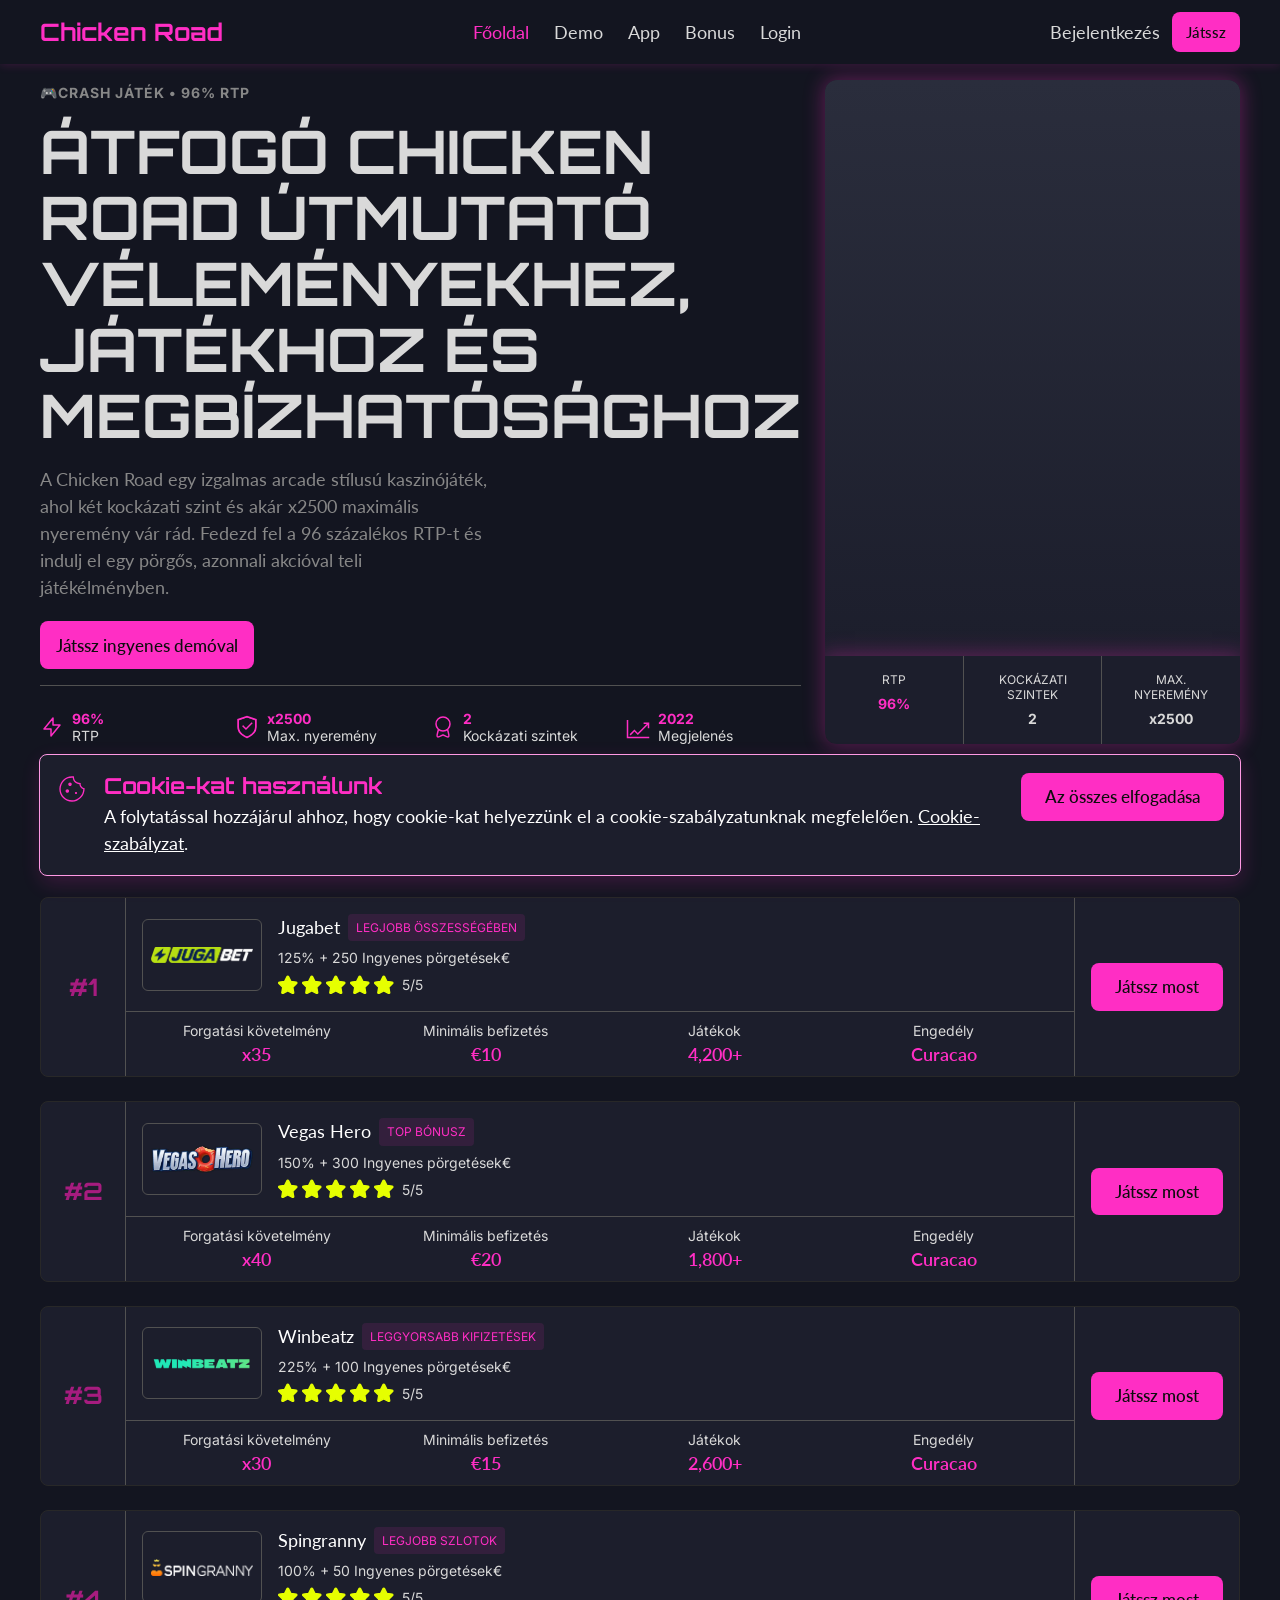
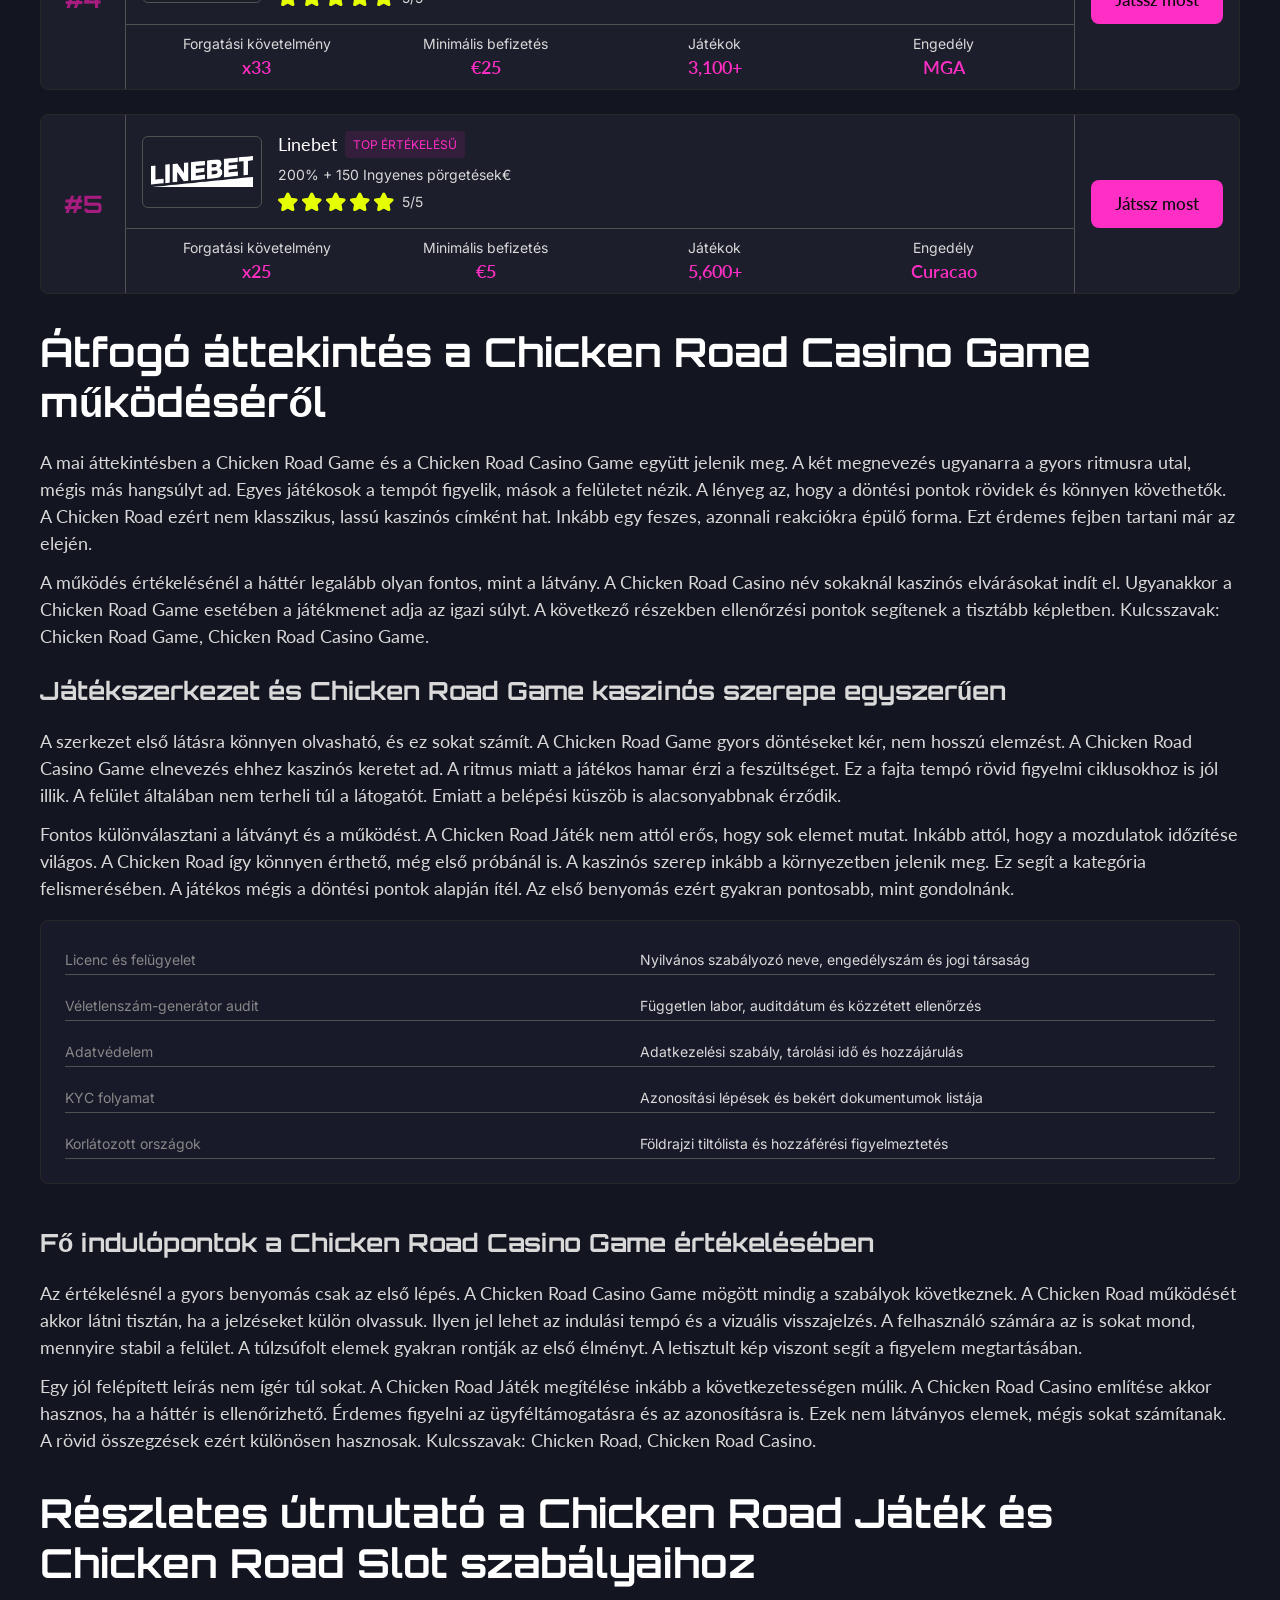
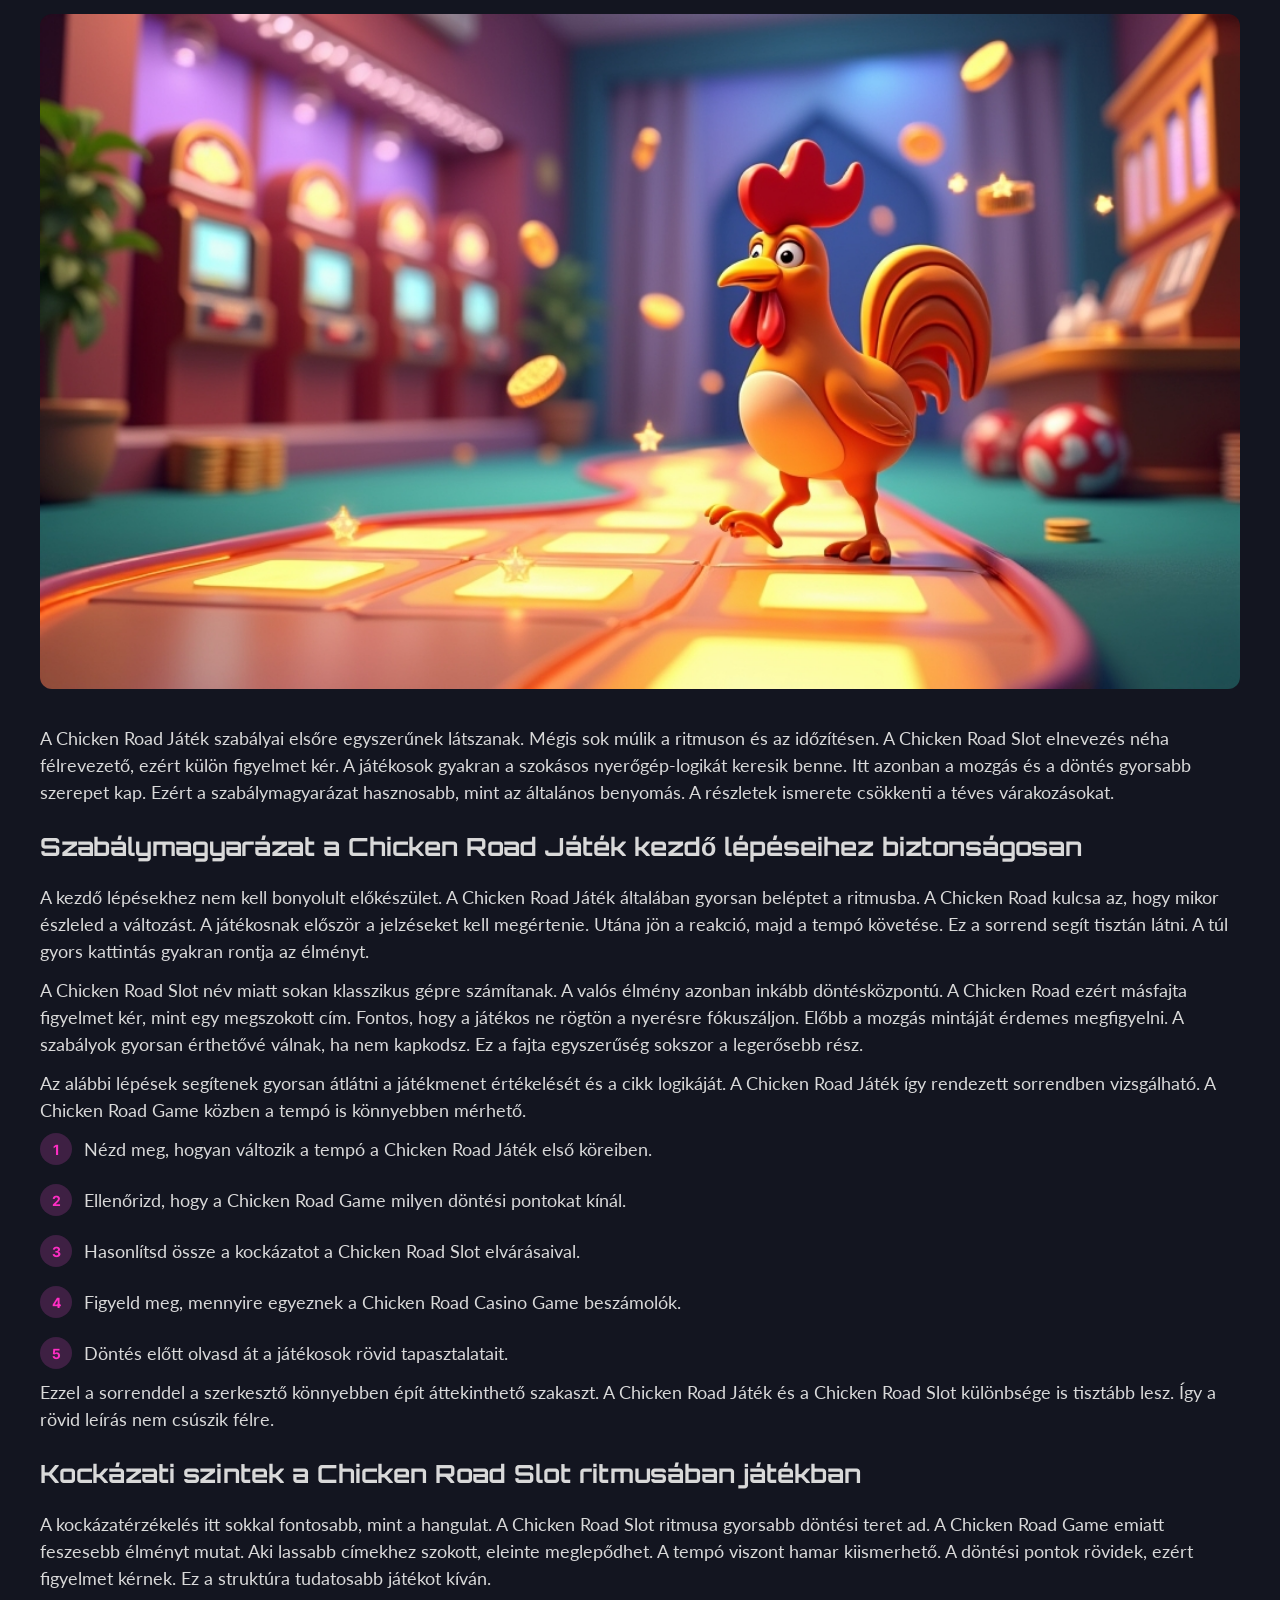
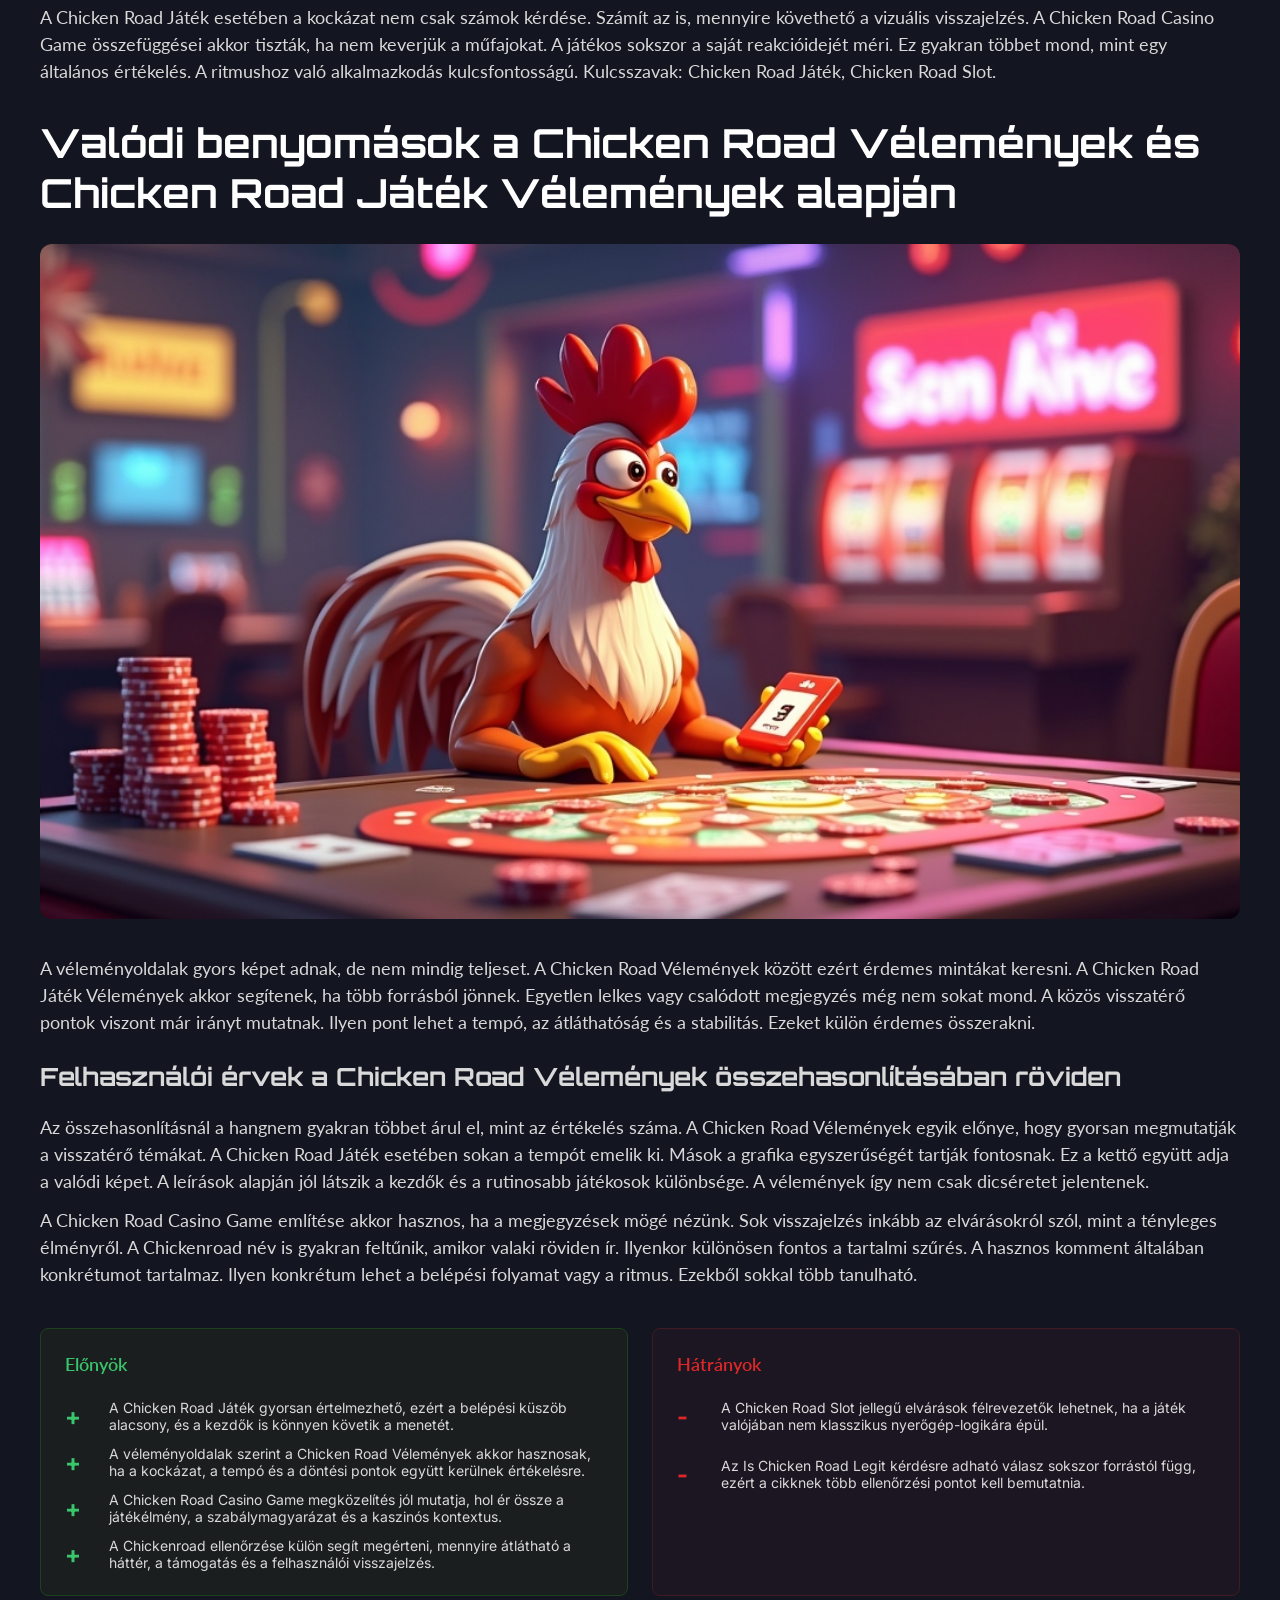
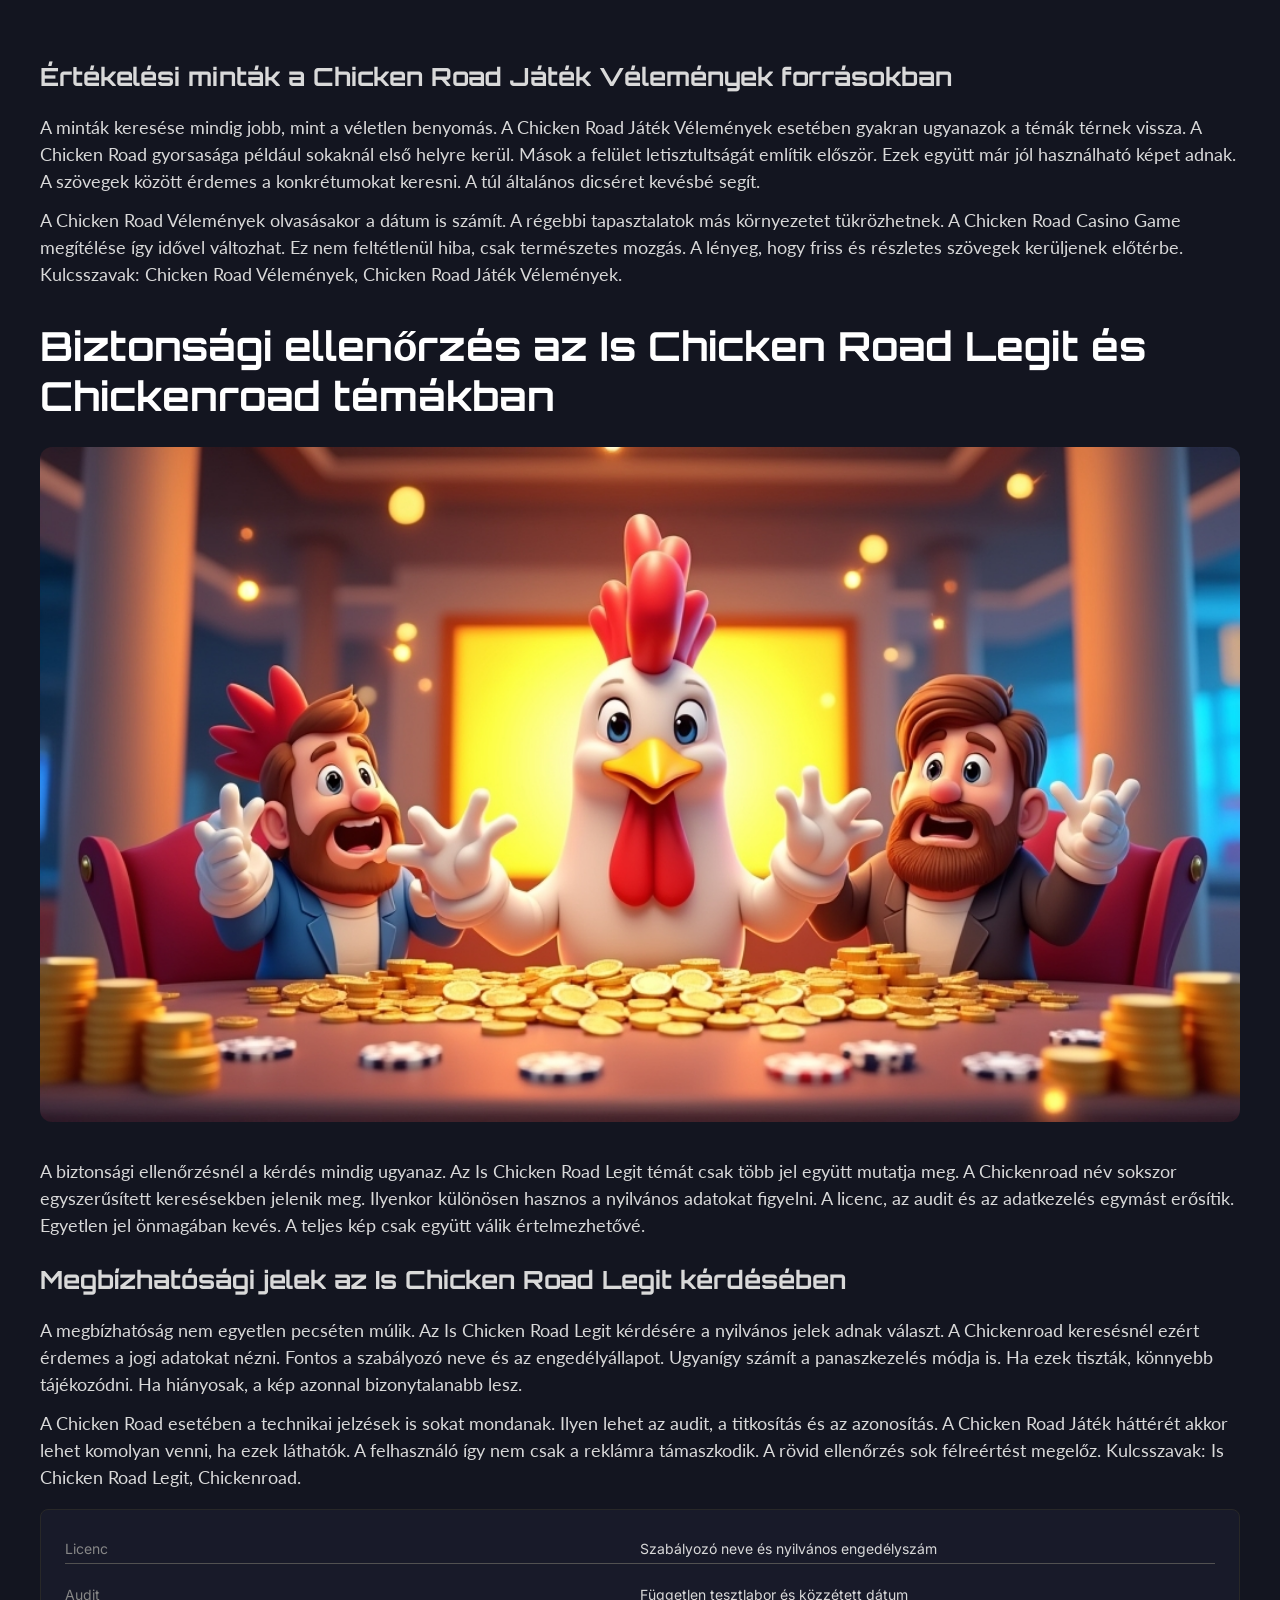
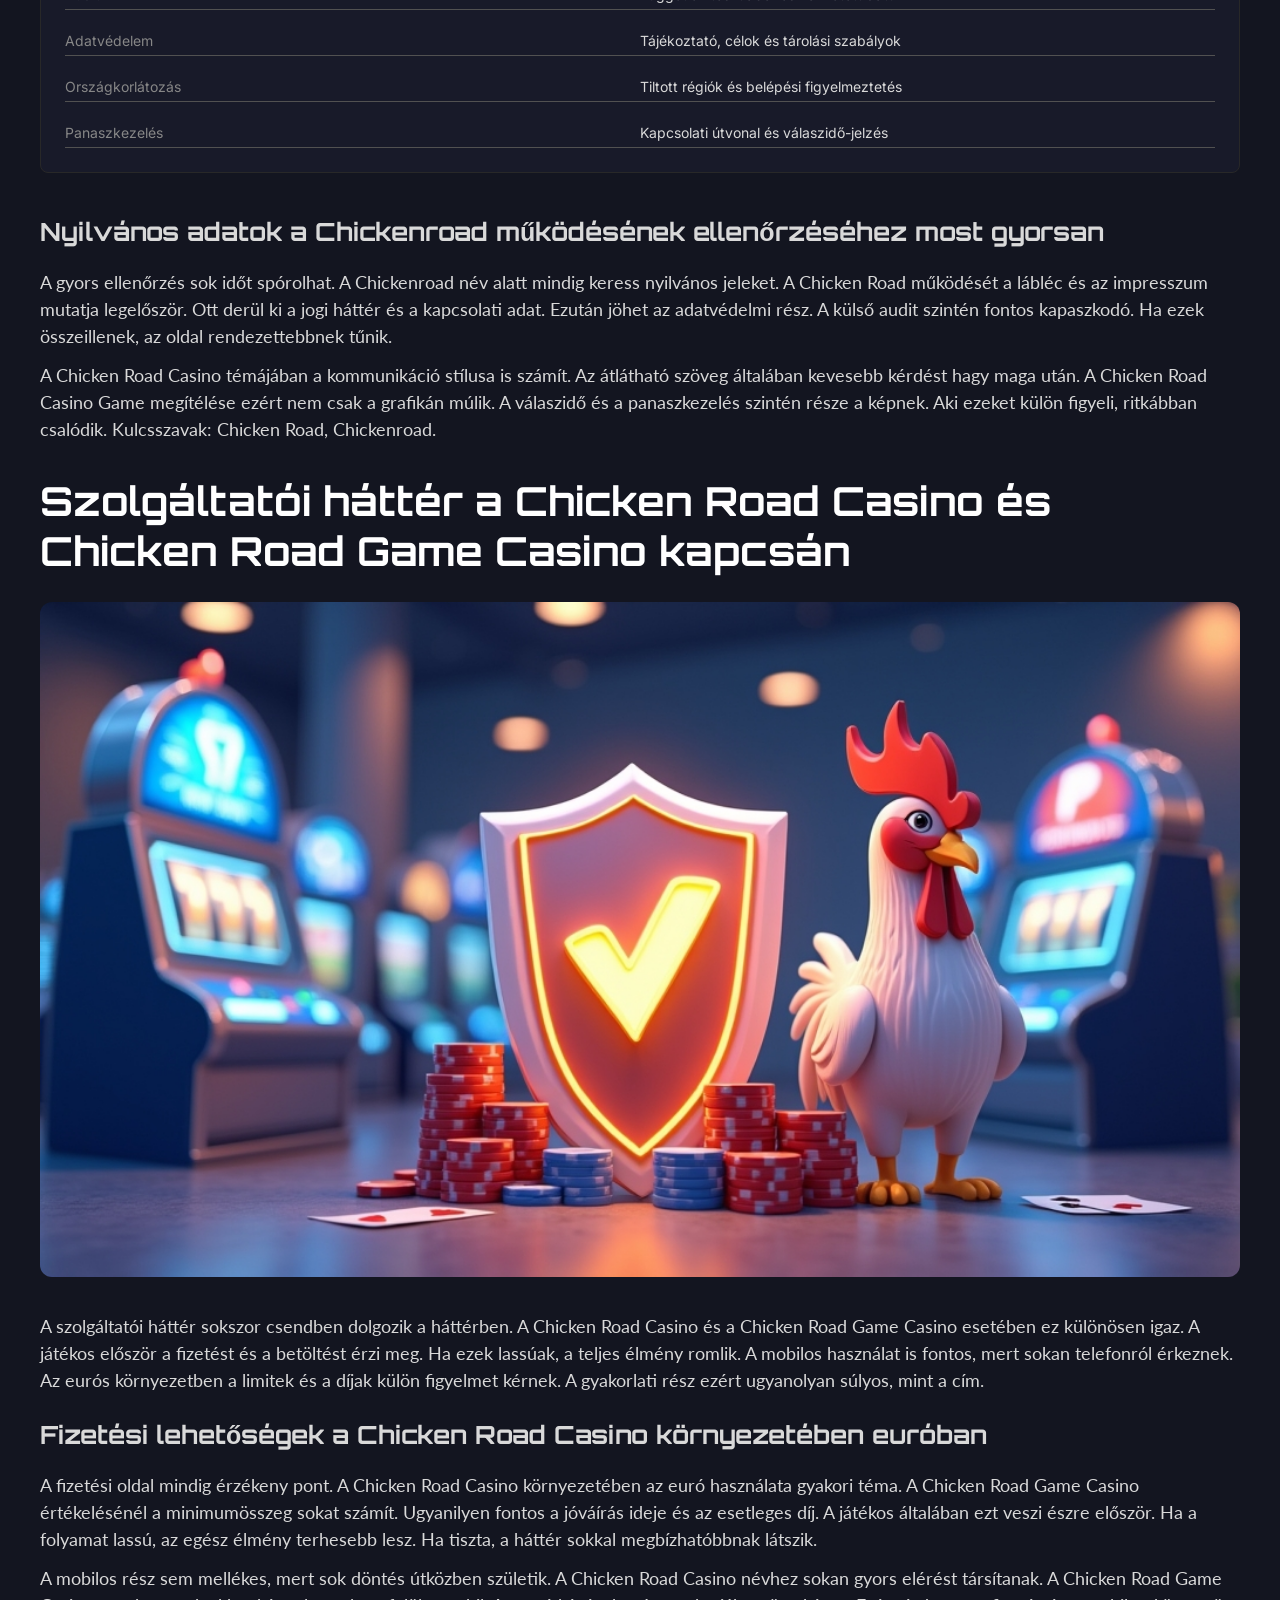
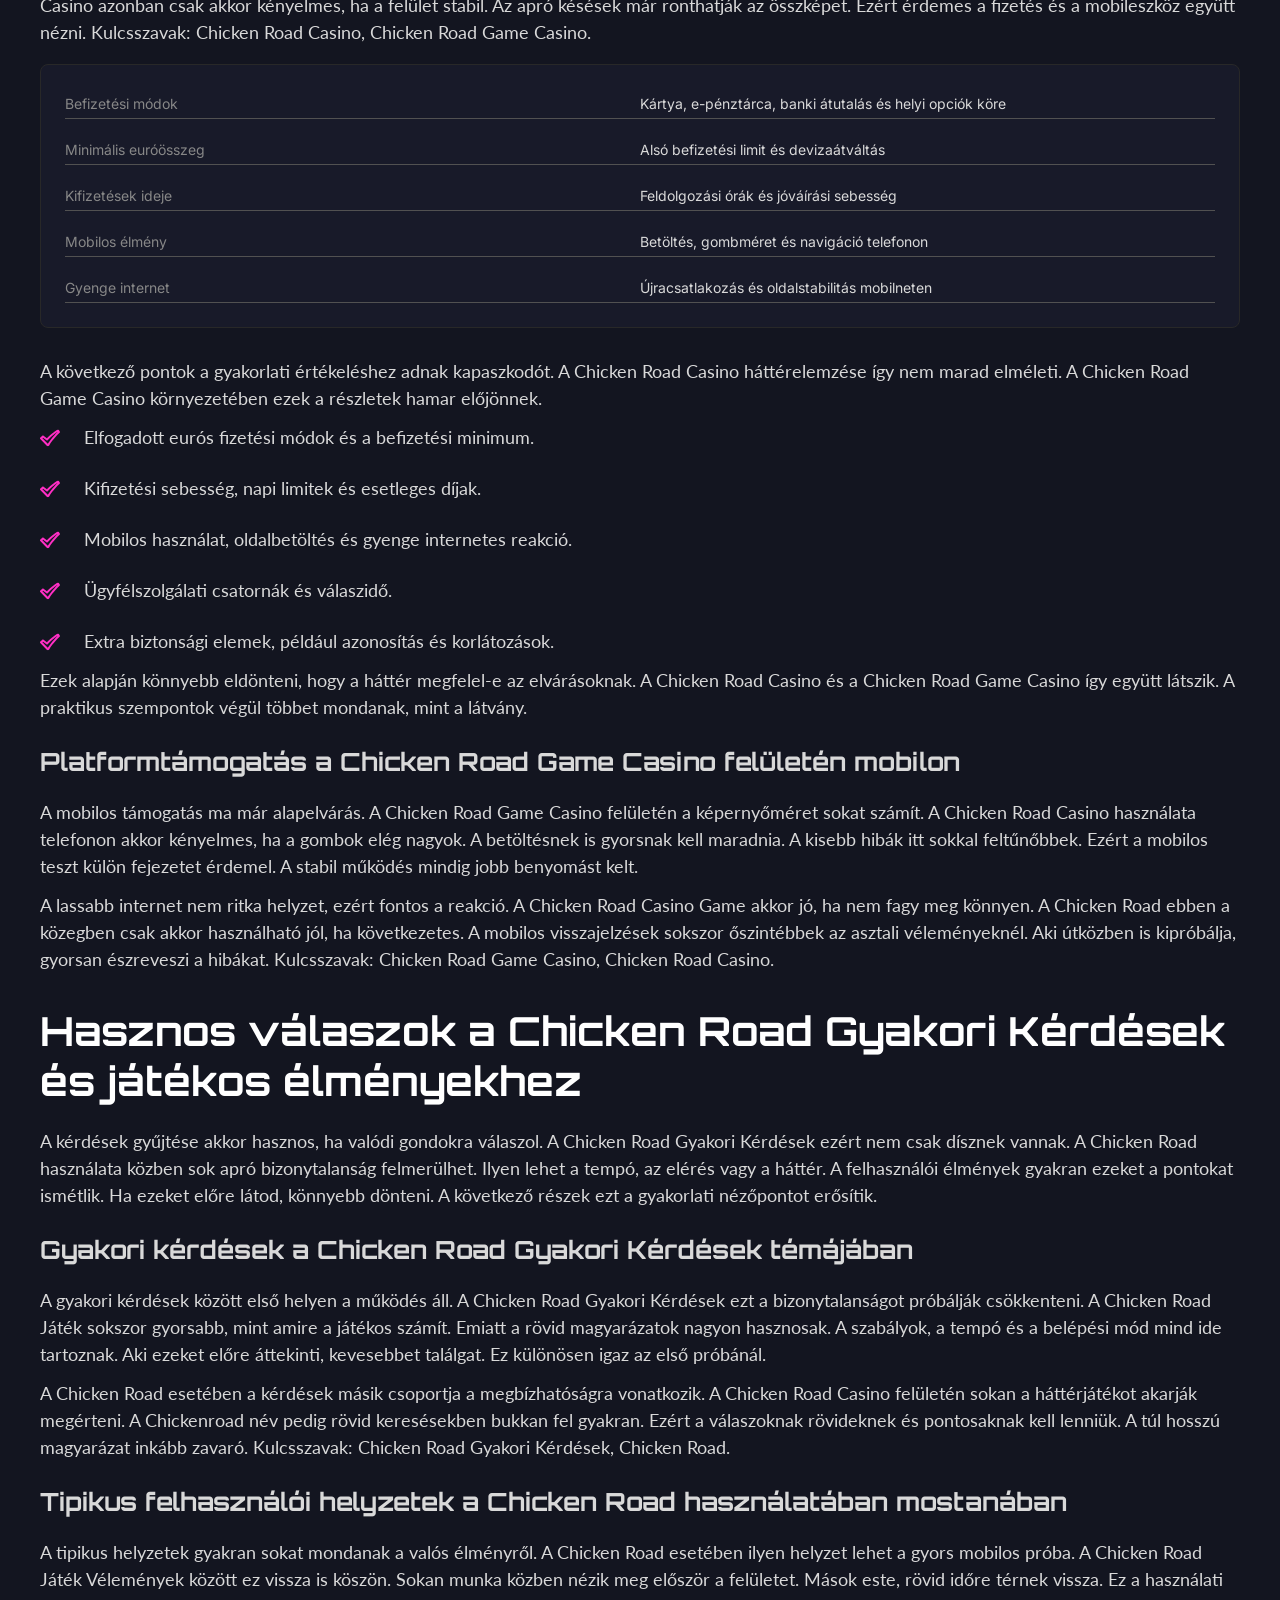
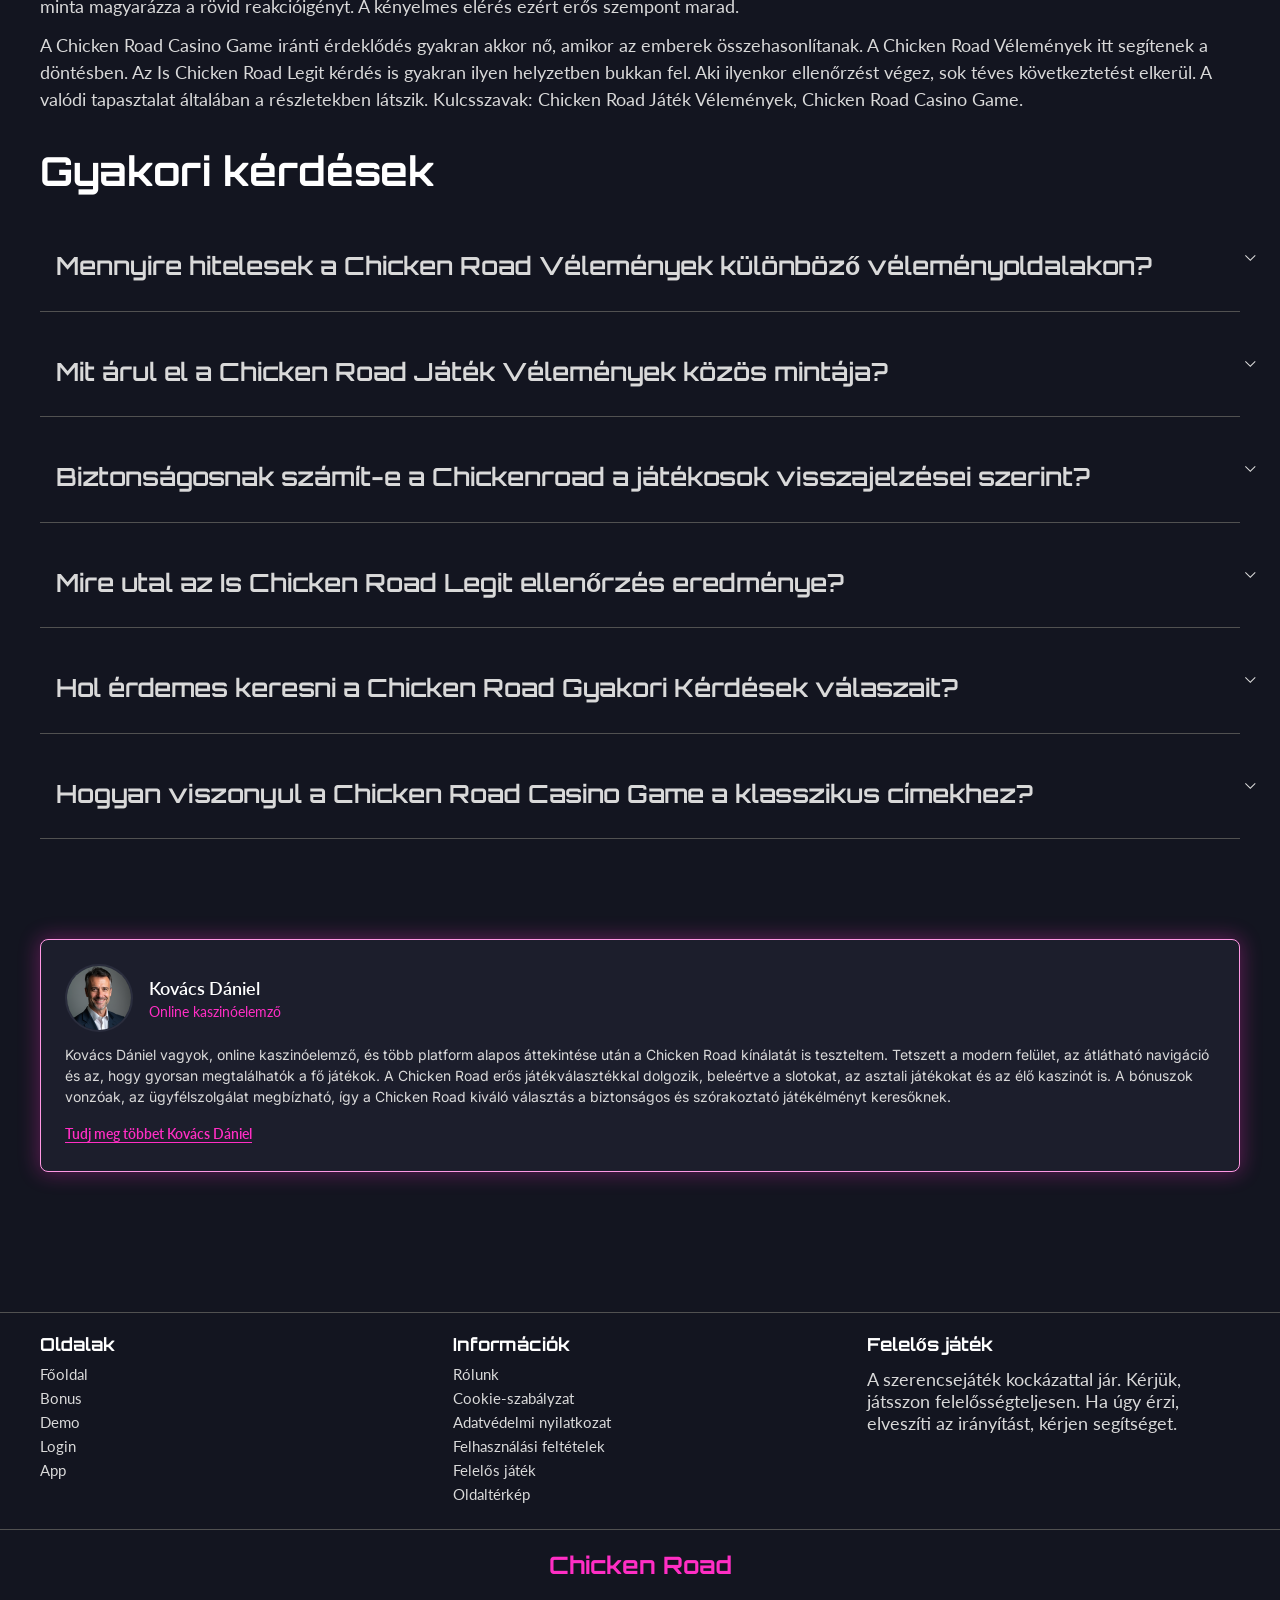
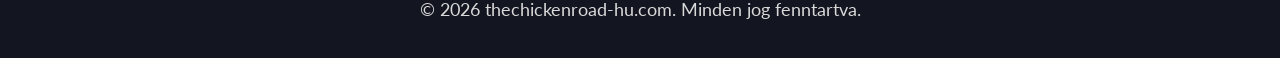
<file: hungary-hu/index.html>
<!DOCTYPE html>
<html lang="hu">
<head>
    <meta charset="UTF-8">
    <meta name="viewport" content="width=device-width, initial-scale=1.0">
    <meta http-equiv="X-UA-Compatible" content="IE=edge">
    <meta name="robots" content="index, follow">
    <meta name="revisit-after" content="7 days">
    <title>Chicken Road: Megbízható hivatalos útmutató magyarul</title>
    <meta name="title" content="Chicken Road: Megbízható hivatalos útmutató magyarul">
    <meta name="description" content="Chicken Road 🎮 átfogó útmutató a szabályokhoz és a megbízhatósághoz, Chicken Road Vélemények alapján segít dönteni. Olvass tovább! 0f0df2e4d8a-f56d-4c4e-96cb-5">
    <meta name="keywords" content="Chicken Road Game, Chicken Road Casino Game, Chicken Road, Chicken Road Játék, Chicken Road Casino, Is Chicken Road Legit, Chicken Road Vélemények, Chicken Road Gyakori Kérdések, Chicken Road Game Casino, Chicken Road Játék Vélemények, Chickenroad, Chicken Road Slot">

    <link rel="canonical" href="https://ugrifulestorpenyul.hu/hungary-hu/">

    <link rel="icon" type="image/png" sizes="32x32" href="/favicon-32x32.png">

    <meta property="og:title" content="Chicken Road: Megbízható hivatalos útmutató magyarul">
    <meta property="og:description" content="Chicken Road 🎮 átfogó útmutató a szabályokhoz és a megbízhatósághoz, Chicken Road Vélemények alapján segít dönteni. Olvass tovább! 0f0df2e4d8a-f56d-4c4e-96cb-5">
    <meta property="og:type" content="website">
    <meta property="og:url" content="https://ugrifulestorpenyul.hu/">
    <meta property="og:site_name" content="Chicken Road">
    <meta property="og:locale" content="hu">
    <meta property="og:image" content="https://ugrifulestorpenyul.hu/images/logo.png">

    <meta name="twitter:card" content="summary">
    <meta name="twitter:title" content="Chicken Road: Megbízható hivatalos útmutató magyarul">
    <meta name="twitter:description" content="Chicken Road 🎮 átfogó útmutató a szabályokhoz és a megbízhatósághoz, Chicken Road Vélemények alapján segít dönteni. Olvass tovább! 0f0df2e4d8a-f56d-4c4e-96cb-5">
    <meta name="twitter:url" content="https://ugrifulestorpenyul.hu/">
    <meta name="twitter:image" content="https://ugrifulestorpenyul.hu/images/logo.png">

    <link rel="preconnect" href="https://fonts.googleapis.com">
    <link rel="preconnect" href="https://fonts.gstatic.com" crossorigin>
    <link href="https://fonts.googleapis.com/css2?family=Orbitron:wght@700&family=Lato:wght@400;600;700&family=Inter:wght@400;700&display=swap" rel="stylesheet">

    <link rel="stylesheet" href="/css/style.css">

</head>
<body class="page-body-a3203b59">

<svg width="0" height="0" style="position:absolute;width:0;height:0;overflow:hidden" aria-hidden="true" focusable="false">
    <symbol id="icon-star-filled" viewBox="0 0 22 21">
        <path d="M7.33431 6.48594L9.93231 1.25394C10.0079 1.10253 10.1242 0.975173 10.2682 0.886161C10.4122 0.797149 10.5781 0.75 10.7473 0.75C10.9166 0.75 11.0825 0.797149 11.2264 0.886161C11.3704 0.975173 11.4867 1.10253 11.5623 1.25394L14.1603 6.48594L19.9683 7.32994C20.1358 7.35317 20.2935 7.42303 20.4232 7.53155C20.5529 7.64007 20.6495 7.78288 20.702 7.94367C20.7544 8.10446 20.7606 8.27676 20.7198 8.44089C20.679 8.60503 20.5929 8.7544 20.4713 8.87194L16.2693 12.9419L17.2613 18.6919C17.3883 19.4299 16.6083 19.9919 15.9413 19.6439L10.7473 16.9279L5.55231 19.6439C4.88631 19.9929 4.10631 19.4299 4.23331 18.6909L5.22531 12.9409L1.02331 8.87094C0.902295 8.75332 0.816706 8.6041 0.776272 8.44026C0.735838 8.27641 0.74218 8.10451 0.794577 7.94409C0.846975 7.78367 0.943325 7.64116 1.07268 7.53277C1.20203 7.42439 1.35919 7.35446 1.52631 7.33094L7.33431 6.48594Z" fill="#E6FF00" stroke="#E6FF00" stroke-width="1.5" stroke-linecap="round" stroke-linejoin="round"/>
    </symbol>
    <symbol id="icon-chevron" viewBox="0 0 11 7">
        <path d="M5.30803 4.6L9.90803 0L10.616 0.707999L5.30803 6.016L2.67029e-05 0.707999L0.708027 0L5.30803 4.6Z" fill="#D9D9D9"/>
    </symbol>
    <symbol id="icon-arrow" viewBox="0 0 7 11">
        <path d="M4.6 5.308L0 0.708L0.707999 0L6.016 5.308L0.707999 10.616L0 9.908L4.6 5.308Z" fill="white"/>
    </symbol>
    <symbol id="icon-check" viewBox="0 0 20 17">
        <path fill-rule="evenodd" clip-rule="evenodd" d="M17.4554 0.143091C17.6769 0.00980075 17.9415 -0.0324739 18.1936 0.02514C18.4457 0.0827538 18.6657 0.235776 18.8074 0.452091L19.7974 1.96209C19.9264 2.15935 19.9816 2.39586 19.9533 2.62988C19.9249 2.86389 19.8148 3.08037 19.6424 3.24109L19.6394 3.24509L19.6254 3.25809L19.5684 3.31109L19.3434 3.52609C18.0984 4.73375 16.8912 5.97968 15.7234 7.26209C13.5264 9.67809 10.9174 12.8401 9.16136 15.9081C8.67136 16.7641 7.47436 16.9481 6.76436 16.2091L0.279362 9.47109C0.186428 9.37449 0.113862 9.2602 0.0659787 9.135C0.0180956 9.0098 -0.00412753 8.87625 0.000630111 8.74229C0.00538775 8.60833 0.0370291 8.47669 0.0936734 8.3552C0.150318 8.23371 0.230809 8.12485 0.330362 8.03509L2.29036 6.26709C2.4626 6.1118 2.68346 6.0212 2.91514 6.01081C3.14682 6.00041 3.3749 6.07086 3.56036 6.21009L6.86936 8.69109C12.0384 3.59409 14.9694 1.63809 17.4554 0.143091ZM17.6654 2.35909C15.3754 3.79109 12.5174 5.86809 7.66736 10.7171C7.49717 10.8873 7.2713 10.9904 7.03122 11.0075C6.79113 11.0246 6.55294 10.9545 6.36036 10.8101L3.01836 8.30409L2.43736 8.82809L7.75436 14.3541C9.60036 11.2841 12.1414 8.22809 14.2444 5.91609C15.3518 4.69958 16.494 3.51509 17.6694 2.36409L17.6654 2.35909Z" fill="currentColor"/>
    </symbol>
    <symbol id="icon-lightning" viewBox="0 0 24 24">
        <path d="M13 10V3L4 14H11V21L20 10H13Z" stroke="currentColor" stroke-width="1.5" stroke-linecap="round" stroke-linejoin="round" fill="none"/>
    </symbol>
    <symbol id="icon-shield" viewBox="0 0 24 24">
        <path d="M20.5 5.00391V12C20.5 15.4487 18.392 17.9437 16.1982 19.6074C15.1062 20.4355 14.0108 21.0432 13.1875 21.4434C12.7766 21.6431 12.4346 21.7908 12.1973 21.8877C12.1202 21.9191 12.0538 21.944 12 21.9648C11.9462 21.944 11.8798 21.9191 11.8027 21.8877C11.5654 21.7908 11.2234 21.6431 10.8125 21.4434C9.98923 21.0432 8.89376 20.4355 7.80176 19.6074C5.60804 17.9437 3.5 15.4487 3.5 12V5.00391L12 2.0293L20.5 5.00391Z" stroke="currentColor" fill="none"/>
        <path d="M3 4.65V12C3 19.35 12 22.5 12 22.5C12 22.5 21 19.35 21 12V4.65L12 1.5L3 4.65Z" stroke="currentColor" stroke-width="1.5" stroke-linecap="square" fill="none"/>
        <path d="M8.17297 11.172L11 14L16.657 8.34302" stroke="currentColor" stroke-width="1.5" stroke-linecap="square" fill="none"/>
    </symbol>
    <symbol id="icon-medal" viewBox="0 0 24 24">
        <path d="M12 16C15.866 16 19 12.866 19 9C19 5.13401 15.866 2 12 2C8.13401 2 5 5.13401 5 9C5 12.866 8.13401 16 12 16Z" stroke="currentColor" stroke-width="1.5" fill="none"/>
        <path d="M7.35098 15L6.71398 17.323C6.08598 19.615 5.77198 20.761 6.19098 21.388C6.33798 21.608 6.53498 21.784 6.76398 21.901C7.41598 22.233 8.42398 21.708 10.439 20.658C11.109 20.308 11.445 20.134 11.801 20.096C11.9333 20.0828 12.0666 20.0828 12.199 20.096C12.555 20.134 12.89 20.309 13.561 20.658C15.576 21.708 16.584 22.233 17.236 21.901C17.465 21.784 17.662 21.608 17.809 21.388C18.229 20.761 17.914 19.615 17.286 17.323L16.649 15" stroke="currentColor" stroke-width="1.5" stroke-linecap="round" fill="none"/>
    </symbol>
    <symbol id="icon-cookie" viewBox="0 0 32 32">
        <path d="M16 28.6665C14.248 28.6665 12.6013 28.334 11.06 27.6691C9.51865 27.0042 8.1782 26.102 7.03865 24.9625C5.89909 23.8229 4.99643 22.482 4.33065 20.9398C3.66487 19.3976 3.33243 17.7509 3.33331 15.9998C3.33331 14.2816 3.66398 12.6567 4.32531 11.1251C4.98665 9.59358 5.88665 8.24692 7.02532 7.08514C8.16398 5.92336 9.49731 5.00203 11.0253 4.32114C12.5533 3.64025 14.1818 3.2998 15.9106 3.2998C16.2502 3.2998 16.5978 3.31314 16.9533 3.3398C17.3089 3.36825 17.6653 3.41225 18.0226 3.4718C17.9604 4.4718 18.0826 5.37758 18.3893 6.18914C18.6978 7.00158 19.1511 7.69358 19.7493 8.26514C20.3475 8.83669 21.0733 9.26336 21.9266 9.54514C22.78 9.82781 23.7302 9.9478 24.7773 9.90514C24.5071 11.2162 24.7826 12.3949 25.604 13.4411C26.4253 14.4874 27.4413 15.0923 28.652 15.2558L28.6626 15.4145C28.6653 15.4634 28.6666 15.5158 28.6666 15.5718C28.6666 17.3647 28.3324 19.0536 27.664 20.6385C26.9955 22.2242 26.0884 23.6131 24.9426 24.8051C23.796 25.9963 22.4555 26.9376 20.9213 27.6291C19.3853 28.3207 17.7449 28.6665 16 28.6665ZM14.0133 13.0771C14.4915 13.0771 14.8995 12.9038 15.2373 12.5571C15.5751 12.2105 15.744 11.798 15.744 11.3198C15.744 10.8416 15.5742 10.4336 15.2346 10.0958C14.8951 9.75803 14.4835 9.58914 14 9.58914C13.5298 9.58914 13.1218 9.75892 12.776 10.0985C12.4302 10.438 12.2569 10.8496 12.256 11.3331C12.256 11.8034 12.4293 12.2114 12.776 12.5571C13.1226 12.9029 13.5346 13.0762 14.012 13.0771M11.3453 19.7438C11.8244 19.7438 12.2329 19.5705 12.5706 19.2238C12.9084 18.8771 13.0773 18.4651 13.0773 17.9878C13.0773 17.5105 12.9075 17.102 12.568 16.7625C12.2284 16.4229 11.8169 16.254 11.3333 16.2558C10.8631 16.2558 10.4551 16.4256 10.1093 16.7651C9.76354 17.1047 9.5902 17.5162 9.58931 17.9998C9.58931 18.47 9.76265 18.878 10.1093 19.2238C10.456 19.5696 10.8684 19.7429 11.3466 19.7438M20.0133 21.0771C20.3138 21.0771 20.5662 20.9705 20.7706 20.7571C20.9751 20.5438 21.0773 20.2874 21.0773 19.9878C21.0773 19.6883 20.9742 19.4354 20.768 19.2291C20.5609 19.0247 20.3049 18.9225 20 18.9225C19.7075 18.9225 19.4551 19.026 19.2426 19.2331C19.0302 19.4403 18.9235 19.6958 18.9226 19.9998C18.9226 20.2922 19.0293 20.5447 19.2426 20.7571C19.456 20.9696 19.7129 21.0763 20.0133 21.0771ZM16.0053 27.3331C18.8764 27.3331 21.4231 26.2931 23.6453 24.2131C25.8702 22.1331 27.0911 19.4945 27.308 16.2971C26.1284 15.826 25.2089 15.1594 24.5493 14.2971C23.8898 13.4349 23.5009 12.3967 23.3826 11.1825C21.5515 11.0225 20.0204 10.366 18.7893 9.21314C17.5582 8.06025 16.884 6.54203 16.7666 4.65847C15.0742 4.54558 13.492 4.78247 12.02 5.36914C10.548 5.9558 9.26754 6.77936 8.17865 7.83981C7.08976 8.90025 6.23198 10.1402 5.60531 11.5598C4.97865 12.9794 4.66576 14.4594 4.66665 15.9998C4.66665 19.126 5.77376 21.7967 7.98798 24.0118C10.2031 26.226 12.8755 27.3331 16.0053 27.3331Z" fill="currentColor"/>
    </symbol>
    <symbol id="icon-timetable" viewBox="0 0 24 24">
        <mask id="tt-mask-1" fill="white">
            <path d="M17.625 7.5V9H20.6893L11.8125 17.8769L8.43751 14.5019L3.59467 19.3447L4.65535 20.4053L8.43751 16.6231L11.8125 19.9981L21.75 10.0607V13.125H23.25V7.5H17.625Z"/>
        </mask>
        <path d="M17.625 7.5V6H16.125V7.5H17.625ZM17.625 9H16.125V10.5H17.625V9ZM20.6893 9L21.75 10.0607L24.3106 7.5H20.6893V9ZM11.8125 17.8769L10.7518 18.9375L11.8125 19.9982L12.8732 18.9375L11.8125 17.8769ZM8.43751 14.5019L9.49817 13.4412L8.43751 12.3805L7.37685 13.4412L8.43751 14.5019ZM3.59467 19.3447L2.53401 18.284L1.47334 19.3447L2.53401 20.4053L3.59467 19.3447ZM4.65535 20.4053L3.59469 21.466L4.65536 22.5267L5.71602 21.466L4.65535 20.4053ZM8.43751 16.6231L9.49817 15.5625L8.4375 14.5018L7.37684 15.5625L8.43751 16.6231ZM11.8125 19.9981L10.7518 21.0588L11.8125 22.1195L12.8732 21.0588L11.8125 19.9981ZM21.75 10.0607H23.25V6.43938L20.6894 9.00003L21.75 10.0607ZM21.75 13.125H20.25V14.625H21.75V13.125ZM23.25 13.125V14.625H24.75V13.125H23.25ZM23.25 7.5H24.75V6H23.25V7.5ZM17.625 7.5H16.125V9H17.625H19.125V7.5H17.625ZM17.625 9V10.5H20.6893V9V7.5H17.625V9ZM20.6893 9L19.6287 7.93934L10.7518 16.8162L11.8125 17.8769L12.8732 18.9375L21.75 10.0607L20.6893 9ZM11.8125 17.8769L12.8732 16.8162L9.49817 13.4412L8.43751 14.5019L7.37685 15.5625L10.7518 18.9375L11.8125 17.8769ZM8.43751 14.5019L7.37685 13.4412L2.53401 18.284L3.59467 19.3447L4.65532 20.4053L9.49816 15.5625L8.43751 14.5019ZM3.59467 19.3447L2.53401 20.4053L3.59469 21.466L4.65535 20.4053L5.71601 19.3447L4.65533 18.284L3.59467 19.3447ZM4.65535 20.4053L5.71602 21.466L9.49818 17.6838L8.43751 16.6231L7.37684 15.5625L3.59469 19.3447L4.65535 20.4053ZM8.43751 16.6231L7.37685 17.6838L10.7518 21.0588L11.8125 19.9981L12.8732 18.9375L9.49817 15.5625L8.43751 16.6231ZM11.8125 19.9981L12.8732 21.0588L22.8107 11.1214L21.75 10.0607L20.6894 9.00003L10.7519 18.9375L11.8125 19.9981ZM21.75 10.0607H20.25V13.125H21.75H23.25V10.0607H21.75ZM21.75 13.125V14.625H23.25V13.125V11.625H21.75V13.125ZM23.25 13.125H24.75V7.5H23.25H21.75V13.125H23.25ZM23.25 7.5V6H17.625V7.5V9H23.25V7.5Z" fill="currentColor" mask="url(#tt-mask-1)"/>
        <mask id="tt-mask-2" fill="white">
            <path d="M2.25 4.875H0.75V23.25H23.25V21.75H2.25V4.875Z"/>
        </mask>
        <path d="M2.25 4.875H3.75V3.375H2.25V4.875ZM0.75 4.875V3.375H-0.75V4.875H0.75ZM0.75 23.25H-0.75V24.75H0.75V23.25ZM23.25 23.25V24.75H24.75V23.25H23.25ZM23.25 21.75H24.75V20.25H23.25V21.75ZM2.25 21.75H0.75V23.25H2.25V21.75ZM2.25 4.875V3.375H0.75V4.875V6.375H2.25V4.875ZM0.75 4.875H-0.75V23.25H0.75H2.25V4.875H0.75ZM0.75 23.25V24.75H23.25V23.25V21.75H0.75V23.25ZM23.25 23.25H24.75V21.75H23.25H21.75V23.25H23.25ZM23.25 21.75V20.25H2.25V21.75V23.25H23.25V21.75ZM2.25 21.75H3.75V4.875H2.25H0.75V21.75H2.25Z" fill="currentColor" mask="url(#tt-mask-2)"/>
    </symbol>
    <symbol id="icon-controller" viewBox="0 0 80 80">
        <rect x="0.5" y="0.5" width="79" height="79" rx="39.5" fill="currentColor" fill-opacity="0.15"/>
        <rect x="0.5" y="0.5" width="79" height="79" rx="39.5" stroke="currentColor" fill="none"/>
        <path d="M34.207 34.5849V40.5849M31.207 37.5849H37.207M46.0465 27.8304H33.955C31.8786 27.8308 29.8874 28.656 28.4193 30.1243C26.9512 31.5927 26.1265 33.5841 26.1265 35.6604V48.0579C26.1265 51.1704 29.926 52.6854 32.0695 50.4294L36.5335 45.7284H43.4695L47.782 50.9184C49.843 53.3994 53.8765 51.9414 53.8765 48.7179V35.6589C53.8761 33.5828 53.0512 31.5918 51.5831 30.1238C50.1151 28.6558 48.1226 27.8308 46.0465 27.8304Z" stroke="currentColor" stroke-width="2" stroke-linecap="round" stroke-linejoin="round" fill="none"/>
        <path d="M43.9929 35.585C44.2691 35.585 44.4929 35.8088 44.4929 36.085C44.4929 36.3611 44.2691 36.585 43.9929 36.585C43.7168 36.585 43.4929 36.3611 43.4929 36.085C43.4929 35.8088 43.7168 35.585 43.9929 35.585Z" fill="currentColor" stroke="currentColor" stroke-width="2"/>
        <path d="M47.293 38.8849C47.5691 38.8849 47.793 39.1087 47.793 39.3849C47.793 39.661 47.5691 39.8849 47.293 39.8849C47.0168 39.8849 46.793 39.661 46.793 39.3849C46.793 39.1087 47.0168 38.8849 47.293 38.8849Z" fill="currentColor" stroke="currentColor" stroke-width="2"/>
    </symbol>
</svg>

<div class="site-wrapper-a3203b59">
    <div class="top-navigation-area">
<header class="main-header-a3203b59">
    <div class="container-a3203b59 header-inner-a3203b59">
        <a href="/hungary-hu/" class="brand-logo-a3203b59" title="Chicken Road">Chicken Road</a>

        <nav class="navigation-menu-a3203b59">
            <a href="/hungary-hu/" title="Főoldal" class="nav-link-a3203b59 active">Főoldal</a>
            <a href="/demo/" title="Demo" class="nav-link-a3203b59">Demo</a>
            <a href="/app/" title="App" class="nav-link-a3203b59">App</a>
            <a href="/bonus/" title="Bonus" class="nav-link-a3203b59">Bonus</a>
            <a href="/login/" title="Login" class="nav-link-a3203b59">Login</a>
        </nav>

        <div class="header-actions-a3203b59">
            <a href="/go" title="Bejelentkezés" class="login-text-a3203b59" target="_blank" rel="noindex nofollow">Bejelentkezés</a>
            <a href="/go" class="btn-play-now-a3203b59 btn-play-header-a3203b59" target="_blank" rel="noindex nofollow">Játssz</a>

            <div class="mobile-controls-a3203b59">
                <a href="/go" title="Bejelentkezés" class="login-mobile-link" target="_blank" rel="noindex nofollow">
                    <img src="/images/login.svg" alt="Bejelentkezés Chicken Road Játék" title="Bejelentkezés Chicken Road Játék" />
                </a>
                <div class="burger-button-a3203b59" id="burger" aria-label="Open menu" aria-expanded="false">
                    <img src="/images/hamburger-button.svg" alt="Open navigation menu Chicken Road Játék" title="Menu" />
                </div>
            </div>
        </div>
    </div>
</header>    </div>

    <div class="menu-overlay-a3203b59" id="navOverlay">
        <div class="overlay-content-a3203b59">
            <nav class="mobile-nav-a3203b59">
                <a href="/hungary-hu/" class="mobile-link-a3203b59 active">Főoldal</a>
                <a href="/demo/" class="mobile-link-a3203b59">Demo</a>
                <a href="/app/" class="mobile-link-a3203b59">App</a>
                <a href="/bonus/" class="mobile-link-a3203b59">Bonus</a>
                <a href="/login/" class="mobile-link-a3203b59">Login</a>
                <a href="/about-us/" class="mobile-link-a3203b59">Rólunk</a>
                <a href="/cookie-policy/" class="mobile-link-a3203b59">Cookie-szabályzat</a>
                <a href="/privacy-policy/" class="mobile-link-a3203b59">Adatvédelmi nyilatkozat</a>
                <a href="/terms-and-conditions/" class="mobile-link-a3203b59">Felhasználási feltételek</a>
                <a href="/responsible-gambling/" class="mobile-link-a3203b59">Felelős játék</a>
                <a href="/sitemap/" class="mobile-link-a3203b59">Oldaltérkép</a>
            </nav>
        </div>
    </div>

    <main class="main-content-a3203b59 main-content--home-a3203b59">
        <div class="info-container-main-a3203b59">
            <div class="article-text-a3203b59">
<section class="hero-container-a3203b59">
    <div class="top-container-a3203b59">

        <div class="left-container-a3203b59">
            <span class="game-subtitle-a3203b59">🎮Crash játék • 96% RTP</span>
            <h1 class="game-title-a3203b59">Átfogó Chicken Road útmutató véleményekhez, játékhoz és megbízhatósághoz</h1>
            <p class="game-description-a3203b59">A Chicken Road egy izgalmas arcade stílusú kaszinójáték, ahol két kockázati szint és akár x2500 maximális nyeremény vár rád. Fedezd fel a 96 százalékos RTP-t és indulj el egy pörgős, azonnali akcióval teli játékélményben.</p>

            <a href="/go" class="btn-play-now-a3203b59" target="_blank" rel="noindex nofollow">Játssz ingyenes demóval</a>

            <div class="game-stats-a3203b59">
                <div class="stat-item-a3203b59">
                    <svg class="sc-icon-a3203b59" width="24" height="24" role="img"><title>RTP Chicken Road</title><use href="#icon-lightning"/></svg>
                    <div class="stat-info-a3203b59">
                        <span class="stat-value-a3203b59">96%</span>
                        <span class="stat-label-a3203b59">RTP</span>
                    </div>
                </div>
                <div class="stat-item-a3203b59">
                    <svg class="sc-icon-a3203b59" width="24" height="24" role="img"><title>Max. nyeremény Chicken Road Játék Vélemények</title><use href="#icon-shield"/></svg>
                    <div class="stat-info-a3203b59">
                        <span class="stat-value-a3203b59">x2500</span>
                        <span class="stat-label-a3203b59">Max. nyeremény</span>
                    </div>
                </div>
                <div class="stat-item-a3203b59">
                    <svg class="sc-icon-a3203b59" width="24" height="24" role="img"><title>Kockázati szintek Chicken Road Casino</title><use href="#icon-medal"/></svg>
                    <div class="stat-info-a3203b59">
                        <span class="stat-value-a3203b59">2</span>
                        <span class="stat-label-a3203b59">Kockázati szintek</span>
                    </div>
                </div>
                <div class="stat-item-a3203b59">
                    <svg class="sc-icon-a3203b59" width="24" height="24" role="img"><title>Megjelenés Chickenroad</title><use href="#icon-timetable"/></svg>
                    <div class="stat-info-a3203b59">
                        <span class="stat-value-a3203b59">2022</span>
                        <span class="stat-label-a3203b59">Megjelenés</span>
                    </div>
                </div>
            </div>
        </div>

        <div class="banner-container-a3203b59">
            <div class="demo-card-a3203b59">
                    <div class="iframe-wrapper-a3203b59">
                        <iframe src="https://chicken-road.inout.games/api/modes/game?gameMode=chicken-road&operatorId=ee2013ed-e1f0-4d6e-97d2-f36619e2eb52&authToken=247d3637-c5dc-a67b-50a1-89df27733343&currency=USD&lang=en&theme=&gameCustomizationId=&lobbyUrl=" width="100%" height="100%" frameborder="0" allowfullscreen></iframe>
                    </div>
            </div>

            <div class="banner-footer-a3203b59">
                <div class="footer-item-a3203b59">
                    <span class="footer-label-a3203b59">RTP</span>
                    <span class="footer-highlight-a3203b59">96%</span>
                </div>
                <div class="footer-item-a3203b59">
                    <span class="footer-label-a3203b59">Kockázati szintek</span>
                    <span class="footer-value-a3203b59">2</span>
                </div>
                <div class="footer-item-a3203b59">
                    <span class="footer-label-a3203b59">Max. nyeremény</span>
                    <span class="footer-value-a3203b59">x2500</span>
                </div>
            </div>
        </div>
    </div>
</section>

<section class="wrap-a3203b59">
    <h2 class="other-title-with-p-a3203b59">Legjobb online kaszinók</h2>
    <span class="paragraph-a3203b59">A legjobb platformok szakértői válogatása</span>

    <div class="provider-card-a3203b59">
        <div class="provider-card-rank-col-a3203b59">
            <span class="provider-card-rank-a3203b59">#1</span>
        </div>
        <div class="provider-card-main-a3203b59">
            <div class="provider-card-upper-a3203b59">
                <div class="provider-card-image-a3203b59">
                    <img src="/assets/providers/jugabet.png"
                         alt="Jugabet"
                         title="Is Chicken Road Legit"
                         class="provider-logo-a3203b59" />
                </div>
                <div class="provider-card-details-a3203b59">
                    <div class="provider-card-name-row-a3203b59">
                        <span class="provider-card-name-a3203b59">Jugabet</span>
                        <span class="provider-card-badge-a3203b59">LEGJOBB ÖSSZESSÉGÉBEN</span>
                    </div>
                    <span class="provider-card-bonus-a3203b59">125% + 250 Ingyenes pörgetések€</span>
                    <div class="provider-card-stars-a3203b59">
                        <svg aria-hidden="true"><use href="#icon-star-filled"/></svg>
                        <svg aria-hidden="true"><use href="#icon-star-filled"/></svg>
                        <svg aria-hidden="true"><use href="#icon-star-filled"/></svg>
                        <svg aria-hidden="true"><use href="#icon-star-filled"/></svg>
                        <svg aria-hidden="true"><use href="#icon-star-filled"/></svg>
                        <span class="provider-card-rating-a3203b59">5/5</span>
                    </div>
                </div>
            </div>
            <div class="provider-card-stats-a3203b59">
                <div class="provider-card-stat-a3203b59">
                    <div class="provider-card-stat-label-a3203b59">Forgatási követelmény</div>
                    <div class="provider-card-stat-value-a3203b59">x35</div>
                </div>
                <div class="provider-card-stat-a3203b59">
                    <div class="provider-card-stat-label-a3203b59">Minimális befizetés</div>
                    <div class="provider-card-stat-value-a3203b59">€10</div>
                </div>
                <div class="provider-card-stat-a3203b59">
                    <div class="provider-card-stat-label-a3203b59">Játékok</div>
                    <div class="provider-card-stat-value-a3203b59">4,200+</div>
                </div>
                <div class="provider-card-stat-a3203b59">
                    <div class="provider-card-stat-label-a3203b59">Engedély</div>
                    <div class="provider-card-stat-value-a3203b59">Curacao</div>
                </div>
            </div>
        </div>
        <div class="provider-card-action-a3203b59">
            <a href="/go" class="provider-card-button-a3203b59" data-provider-url="//1wcasino.com/fRRCdn?sub_id_3=thechickenroad-hu.com&amp;sub_id_5=EG" target="_blank" rel="noindex nofollow">Játssz most</a>
        </div>
    </div>
    <div class="provider-card-a3203b59">
        <div class="provider-card-rank-col-a3203b59">
            <span class="provider-card-rank-a3203b59">#2</span>
        </div>
        <div class="provider-card-main-a3203b59">
            <div class="provider-card-upper-a3203b59">
                <div class="provider-card-image-a3203b59">
                    <img src="/assets/providers/vegas-hero.png"
                         alt="Vegas Hero"
                         title="Chickenroad"
                         class="provider-logo-a3203b59" />
                </div>
                <div class="provider-card-details-a3203b59">
                    <div class="provider-card-name-row-a3203b59">
                        <span class="provider-card-name-a3203b59">Vegas Hero</span>
                        <span class="provider-card-badge-a3203b59">TOP BÓNUSZ</span>
                    </div>
                    <span class="provider-card-bonus-a3203b59">150% + 300 Ingyenes pörgetések€</span>
                    <div class="provider-card-stars-a3203b59">
                        <svg aria-hidden="true"><use href="#icon-star-filled"/></svg>
                        <svg aria-hidden="true"><use href="#icon-star-filled"/></svg>
                        <svg aria-hidden="true"><use href="#icon-star-filled"/></svg>
                        <svg aria-hidden="true"><use href="#icon-star-filled"/></svg>
                        <svg aria-hidden="true"><use href="#icon-star-filled"/></svg>
                        <span class="provider-card-rating-a3203b59">5/5</span>
                    </div>
                </div>
            </div>
            <div class="provider-card-stats-a3203b59">
                <div class="provider-card-stat-a3203b59">
                    <div class="provider-card-stat-label-a3203b59">Forgatási követelmény</div>
                    <div class="provider-card-stat-value-a3203b59">x40</div>
                </div>
                <div class="provider-card-stat-a3203b59">
                    <div class="provider-card-stat-label-a3203b59">Minimális befizetés</div>
                    <div class="provider-card-stat-value-a3203b59">€20</div>
                </div>
                <div class="provider-card-stat-a3203b59">
                    <div class="provider-card-stat-label-a3203b59">Játékok</div>
                    <div class="provider-card-stat-value-a3203b59">1,800+</div>
                </div>
                <div class="provider-card-stat-a3203b59">
                    <div class="provider-card-stat-label-a3203b59">Engedély</div>
                    <div class="provider-card-stat-value-a3203b59">Curacao</div>
                </div>
            </div>
        </div>
        <div class="provider-card-action-a3203b59">
            <a href="/go" class="provider-card-button-a3203b59" data-provider-url="//1wcasino.com/fRRCdn?sub_id_3=thechickenroad-hu.com&amp;sub_id_5=EG" target="_blank" rel="noindex nofollow">Játssz most</a>
        </div>
    </div>
    <div class="provider-card-a3203b59">
        <div class="provider-card-rank-col-a3203b59">
            <span class="provider-card-rank-a3203b59">#3</span>
        </div>
        <div class="provider-card-main-a3203b59">
            <div class="provider-card-upper-a3203b59">
                <div class="provider-card-image-a3203b59">
                    <img src="/assets/providers/winbeatz.png"
                         alt="Winbeatz"
                         title="Chicken Road Casino Game"
                         class="provider-logo-a3203b59" />
                </div>
                <div class="provider-card-details-a3203b59">
                    <div class="provider-card-name-row-a3203b59">
                        <span class="provider-card-name-a3203b59">Winbeatz</span>
                        <span class="provider-card-badge-a3203b59">LEGGYORSABB KIFIZETÉSEK</span>
                    </div>
                    <span class="provider-card-bonus-a3203b59">225% + 100 Ingyenes pörgetések€</span>
                    <div class="provider-card-stars-a3203b59">
                        <svg aria-hidden="true"><use href="#icon-star-filled"/></svg>
                        <svg aria-hidden="true"><use href="#icon-star-filled"/></svg>
                        <svg aria-hidden="true"><use href="#icon-star-filled"/></svg>
                        <svg aria-hidden="true"><use href="#icon-star-filled"/></svg>
                        <svg aria-hidden="true"><use href="#icon-star-filled"/></svg>
                        <span class="provider-card-rating-a3203b59">5/5</span>
                    </div>
                </div>
            </div>
            <div class="provider-card-stats-a3203b59">
                <div class="provider-card-stat-a3203b59">
                    <div class="provider-card-stat-label-a3203b59">Forgatási követelmény</div>
                    <div class="provider-card-stat-value-a3203b59">x30</div>
                </div>
                <div class="provider-card-stat-a3203b59">
                    <div class="provider-card-stat-label-a3203b59">Minimális befizetés</div>
                    <div class="provider-card-stat-value-a3203b59">€15</div>
                </div>
                <div class="provider-card-stat-a3203b59">
                    <div class="provider-card-stat-label-a3203b59">Játékok</div>
                    <div class="provider-card-stat-value-a3203b59">2,600+</div>
                </div>
                <div class="provider-card-stat-a3203b59">
                    <div class="provider-card-stat-label-a3203b59">Engedély</div>
                    <div class="provider-card-stat-value-a3203b59">Curacao</div>
                </div>
            </div>
        </div>
        <div class="provider-card-action-a3203b59">
            <a href="/go" class="provider-card-button-a3203b59" data-provider-url="//1wcasino.com/fRRCdn?sub_id_3=thechickenroad-hu.com&amp;sub_id_5=EG" target="_blank" rel="noindex nofollow">Játssz most</a>
        </div>
    </div>
    <div class="provider-card-a3203b59">
        <div class="provider-card-rank-col-a3203b59">
            <span class="provider-card-rank-a3203b59">#4</span>
        </div>
        <div class="provider-card-main-a3203b59">
            <div class="provider-card-upper-a3203b59">
                <div class="provider-card-image-a3203b59">
                    <img src="/assets/providers/spingranny.png"
                         alt="Spingranny"
                         title="Chicken Road Casino Game"
                         class="provider-logo-a3203b59" />
                </div>
                <div class="provider-card-details-a3203b59">
                    <div class="provider-card-name-row-a3203b59">
                        <span class="provider-card-name-a3203b59">Spingranny</span>
                        <span class="provider-card-badge-a3203b59">LEGJOBB SZLOTOK</span>
                    </div>
                    <span class="provider-card-bonus-a3203b59">100% + 50 Ingyenes pörgetések€</span>
                    <div class="provider-card-stars-a3203b59">
                        <svg aria-hidden="true"><use href="#icon-star-filled"/></svg>
                        <svg aria-hidden="true"><use href="#icon-star-filled"/></svg>
                        <svg aria-hidden="true"><use href="#icon-star-filled"/></svg>
                        <svg aria-hidden="true"><use href="#icon-star-filled"/></svg>
                        <svg aria-hidden="true"><use href="#icon-star-filled"/></svg>
                        <span class="provider-card-rating-a3203b59">5/5</span>
                    </div>
                </div>
            </div>
            <div class="provider-card-stats-a3203b59">
                <div class="provider-card-stat-a3203b59">
                    <div class="provider-card-stat-label-a3203b59">Forgatási követelmény</div>
                    <div class="provider-card-stat-value-a3203b59">x33</div>
                </div>
                <div class="provider-card-stat-a3203b59">
                    <div class="provider-card-stat-label-a3203b59">Minimális befizetés</div>
                    <div class="provider-card-stat-value-a3203b59">€25</div>
                </div>
                <div class="provider-card-stat-a3203b59">
                    <div class="provider-card-stat-label-a3203b59">Játékok</div>
                    <div class="provider-card-stat-value-a3203b59">3,100+</div>
                </div>
                <div class="provider-card-stat-a3203b59">
                    <div class="provider-card-stat-label-a3203b59">Engedély</div>
                    <div class="provider-card-stat-value-a3203b59">MGA</div>
                </div>
            </div>
        </div>
        <div class="provider-card-action-a3203b59">
            <a href="/go" class="provider-card-button-a3203b59" data-provider-url="//1wcasino.com/fRRCdn?sub_id_3=thechickenroad-hu.com&amp;sub_id_5=EG" target="_blank" rel="noindex nofollow">Játssz most</a>
        </div>
    </div>
    <div class="provider-card-a3203b59">
        <div class="provider-card-rank-col-a3203b59">
            <span class="provider-card-rank-a3203b59">#5</span>
        </div>
        <div class="provider-card-main-a3203b59">
            <div class="provider-card-upper-a3203b59">
                <div class="provider-card-image-a3203b59">
                    <img src="/assets/providers/linebet.png"
                         alt="Linebet"
                         title="Chicken Road Játék Vélemények"
                         class="provider-logo-a3203b59" />
                </div>
                <div class="provider-card-details-a3203b59">
                    <div class="provider-card-name-row-a3203b59">
                        <span class="provider-card-name-a3203b59">Linebet</span>
                        <span class="provider-card-badge-a3203b59">TOP ÉRTÉKELÉSŰ</span>
                    </div>
                    <span class="provider-card-bonus-a3203b59">200% + 150 Ingyenes pörgetések€</span>
                    <div class="provider-card-stars-a3203b59">
                        <svg aria-hidden="true"><use href="#icon-star-filled"/></svg>
                        <svg aria-hidden="true"><use href="#icon-star-filled"/></svg>
                        <svg aria-hidden="true"><use href="#icon-star-filled"/></svg>
                        <svg aria-hidden="true"><use href="#icon-star-filled"/></svg>
                        <svg aria-hidden="true"><use href="#icon-star-filled"/></svg>
                        <span class="provider-card-rating-a3203b59">5/5</span>
                    </div>
                </div>
            </div>
            <div class="provider-card-stats-a3203b59">
                <div class="provider-card-stat-a3203b59">
                    <div class="provider-card-stat-label-a3203b59">Forgatási követelmény</div>
                    <div class="provider-card-stat-value-a3203b59">x25</div>
                </div>
                <div class="provider-card-stat-a3203b59">
                    <div class="provider-card-stat-label-a3203b59">Minimális befizetés</div>
                    <div class="provider-card-stat-value-a3203b59">€5</div>
                </div>
                <div class="provider-card-stat-a3203b59">
                    <div class="provider-card-stat-label-a3203b59">Játékok</div>
                    <div class="provider-card-stat-value-a3203b59">5,600+</div>
                </div>
                <div class="provider-card-stat-a3203b59">
                    <div class="provider-card-stat-label-a3203b59">Engedély</div>
                    <div class="provider-card-stat-value-a3203b59">Curacao</div>
                </div>
            </div>
        </div>
        <div class="provider-card-action-a3203b59">
            <a href="/go" class="provider-card-button-a3203b59" data-provider-url="//1wcasino.com/fRRCdn?sub_id_3=thechickenroad-hu.com&amp;sub_id_5=EG" target="_blank" rel="noindex nofollow">Játssz most</a>
        </div>
    </div>
</section>


        <section class="wrap-a3203b59">
            <h2 class="other-title-a3203b59" id="toc-s0">Átfogó áttekintés a Chicken Road Casino Game működéséről</h2>

                <p class="paragraph-a3203b59">A mai áttekintésben a Chicken Road Game és a Chicken Road Casino Game együtt jelenik meg. A két megnevezés ugyanarra a gyors ritmusra utal, mégis más hangsúlyt ad. Egyes játékosok a tempót figyelik, mások a felületet nézik. A lényeg az, hogy a döntési pontok rövidek és könnyen követhetők. A Chicken Road ezért nem klasszikus, lassú kaszinós címként hat. Inkább egy feszes, azonnali reakciókra épülő forma. Ezt érdemes fejben tartani már az elején.</p>
                <p class="paragraph-a3203b59">A működés értékelésénél a háttér legalább olyan fontos, mint a látvány. A Chicken Road Casino név sokaknál kaszinós elvárásokat indít el. Ugyanakkor a Chicken Road Game esetében a játékmenet adja az igazi súlyt. A következő részekben ellenőrzési pontok segítenek a tisztább képletben. Kulcsszavak: Chicken Road Game, Chicken Road Casino Game.</p>

                
        <h3 class="other-title-a3203b59" id="toc-s0-b0">Játékszerkezet és Chicken Road Game kaszinós szerepe egyszerűen</h3>
            <p class="paragraph-a3203b59">A szerkezet első látásra könnyen olvasható, és ez sokat számít. A Chicken Road Game gyors döntéseket kér, nem hosszú elemzést. A Chicken Road Casino Game elnevezés ehhez kaszinós keretet ad. A ritmus miatt a játékos hamar érzi a feszültséget. Ez a fajta tempó rövid figyelmi ciklusokhoz is jól illik. A felület általában nem terheli túl a látogatót. Emiatt a belépési küszöb is alacsonyabbnak érződik.</p>
            <p class="paragraph-a3203b59">Fontos különválasztani a látványt és a működést. A Chicken Road Játék nem attól erős, hogy sok elemet mutat. Inkább attól, hogy a mozdulatok időzítése világos. A Chicken Road így könnyen érthető, még első próbánál is. A kaszinós szerep inkább a környezetben jelenik meg. Ez segít a kategória felismerésében. A játékos mégis a döntési pontok alapján ítél. Az első benyomás ezért gyakran pontosabb, mint gondolnánk.</p>



                
        <dl class="info-table-a3203b59">
            <div class="info-table-row-a3203b59">
                <dt>Licenc és felügyelet</dt>
                <dd>Nyilvános szabályozó neve, engedélyszám és jogi társaság</dd>
            </div>
            <div class="info-table-row-a3203b59">
                <dt>Véletlenszám-generátor audit</dt>
                <dd>Független labor, auditdátum és közzétett ellenőrzés</dd>
            </div>
            <div class="info-table-row-a3203b59">
                <dt>Adatvédelem</dt>
                <dd>Adatkezelési szabály, tárolási idő és hozzájárulás</dd>
            </div>
            <div class="info-table-row-a3203b59">
                <dt>KYC folyamat</dt>
                <dd>Azonosítási lépések és bekért dokumentumok listája</dd>
            </div>
            <div class="info-table-row-a3203b59">
                <dt>Korlátozott országok</dt>
                <dd>Földrajzi tiltólista és hozzáférési figyelmeztetés</dd>
            </div>
        </dl>



                
        <h3 class="other-title-a3203b59" id="toc-s0-b2">Fő indulópontok a Chicken Road Casino Game értékelésében</h3>
            <p class="paragraph-a3203b59">Az értékelésnél a gyors benyomás csak az első lépés. A Chicken Road Casino Game mögött mindig a szabályok következnek. A Chicken Road működését akkor látni tisztán, ha a jelzéseket külön olvassuk. Ilyen jel lehet az indulási tempó és a vizuális visszajelzés. A felhasználó számára az is sokat mond, mennyire stabil a felület. A túlzsúfolt elemek gyakran rontják az első élményt. A letisztult kép viszont segít a figyelem megtartásában.</p>
            <p class="paragraph-a3203b59">Egy jól felépített leírás nem ígér túl sokat. A Chicken Road Játék megítélése inkább a következetességen múlik. A Chicken Road Casino említése akkor hasznos, ha a háttér is ellenőrizhető. Érdemes figyelni az ügyféltámogatásra és az azonosításra is. Ezek nem látványos elemek, mégis sokat számítanak. A rövid összegzések ezért különösen hasznosak. Kulcsszavak: Chicken Road, Chicken Road Casino.</p>



        </section>
        <section class="wrap-a3203b59">
            <h2 class="other-title-a3203b59" id="toc-s1">Részletes útmutató a Chicken Road Játék és Chicken Road Slot szabályaihoz</h2>
                <img src="/images/chicken_road_jatek_mukodes.png" alt="Chicken Road Game" title="Chicken Road Slot" class="section-image-a3203b59" />

                <p class="paragraph-a3203b59">A Chicken Road Játék szabályai elsőre egyszerűnek látszanak. Mégis sok múlik a ritmuson és az időzítésen. A Chicken Road Slot elnevezés néha félrevezető, ezért külön figyelmet kér. A játékosok gyakran a szokásos nyerőgép-logikát keresik benne. Itt azonban a mozgás és a döntés gyorsabb szerepet kap. Ezért a szabálymagyarázat hasznosabb, mint az általános benyomás. A részletek ismerete csökkenti a téves várakozásokat.</p>

                
        <h3 class="other-title-a3203b59" id="toc-s1-b0">Szabálymagyarázat a Chicken Road Játék kezdő lépéseihez biztonságosan</h3>
            <p class="paragraph-a3203b59">A kezdő lépésekhez nem kell bonyolult előkészület. A Chicken Road Játék általában gyorsan beléptet a ritmusba. A Chicken Road kulcsa az, hogy mikor észleled a változást. A játékosnak először a jelzéseket kell megértenie. Utána jön a reakció, majd a tempó követése. Ez a sorrend segít tisztán látni. A túl gyors kattintás gyakran rontja az élményt.</p>
            <p class="paragraph-a3203b59">A Chicken Road Slot név miatt sokan klasszikus gépre számítanak. A valós élmény azonban inkább döntésközpontú. A Chicken Road ezért másfajta figyelmet kér, mint egy megszokott cím. Fontos, hogy a játékos ne rögtön a nyerésre fókuszáljon. Előbb a mozgás mintáját érdemes megfigyelni. A szabályok gyorsan érthetővé válnak, ha nem kapkodsz. Ez a fajta egyszerűség sokszor a legerősebb rész.</p>



                
            <p class="paragraph-a3203b59">Az alábbi lépések segítenek gyorsan átlátni a játékmenet értékelését és a cikk logikáját. A Chicken Road Játék így rendezett sorrendben vizsgálható. A Chicken Road Game közben a tempó is könnyebben mérhető.</p>
        <ol class="numbered-list-a3203b59">
<li>Nézd meg, hogyan változik a tempó a Chicken Road Játék első köreiben.</li><li>Ellenőrizd, hogy a Chicken Road Game milyen döntési pontokat kínál.</li><li>Hasonlítsd össze a kockázatot a Chicken Road Slot elvárásaival.</li><li>Figyeld meg, mennyire egyeznek a Chicken Road Casino Game beszámolók.</li><li>Döntés előtt olvasd át a játékosok rövid tapasztalatait.</li>        </ol>
            <p class="paragraph-a3203b59">Ezzel a sorrenddel a szerkesztő könnyebben épít áttekinthető szakaszt. A Chicken Road Játék és a Chicken Road Slot különbsége is tisztább lesz. Így a rövid leírás nem csúszik félre.</p>



                
        <h3 class="other-title-a3203b59" id="toc-s1-b2">Kockázati szintek a Chicken Road Slot ritmusában játékban</h3>
            <p class="paragraph-a3203b59">A kockázatérzékelés itt sokkal fontosabb, mint a hangulat. A Chicken Road Slot ritmusa gyorsabb döntési teret ad. A Chicken Road Game emiatt feszesebb élményt mutat. Aki lassabb címekhez szokott, eleinte meglepődhet. A tempó viszont hamar kiismerhető. A döntési pontok rövidek, ezért figyelmet kérnek. Ez a struktúra tudatosabb játékot kíván.</p>
            <p class="paragraph-a3203b59">A Chicken Road Játék esetében a kockázat nem csak számok kérdése. Számít az is, mennyire követhető a vizuális visszajelzés. A Chicken Road Casino Game összefüggései akkor tiszták, ha nem keverjük a műfajokat. A játékos sokszor a saját reakcióidejét méri. Ez gyakran többet mond, mint egy általános értékelés. A ritmushoz való alkalmazkodás kulcsfontosságú. Kulcsszavak: Chicken Road Játék, Chicken Road Slot.</p>



        </section>
        <section class="wrap-a3203b59">
            <h2 class="other-title-a3203b59" id="toc-s2">Valódi benyomások a Chicken Road Vélemények és Chicken Road Játék Vélemények alapján</h2>
                <img src="/images/chicken_road_jatek_szabalyok.png" alt="Chicken Road Játék" title="Chicken Road" class="section-image-a3203b59" />

                <p class="paragraph-a3203b59">A véleményoldalak gyors képet adnak, de nem mindig teljeset. A Chicken Road Vélemények között ezért érdemes mintákat keresni. A Chicken Road Játék Vélemények akkor segítenek, ha több forrásból jönnek. Egyetlen lelkes vagy csalódott megjegyzés még nem sokat mond. A közös visszatérő pontok viszont már irányt mutatnak. Ilyen pont lehet a tempó, az átláthatóság és a stabilitás. Ezeket külön érdemes összerakni.</p>

                
        <h3 class="other-title-a3203b59" id="toc-s2-b0">Felhasználói érvek a Chicken Road Vélemények összehasonlításában röviden</h3>
            <p class="paragraph-a3203b59">Az összehasonlításnál a hangnem gyakran többet árul el, mint az értékelés száma. A Chicken Road Vélemények egyik előnye, hogy gyorsan megmutatják a visszatérő témákat. A Chicken Road Játék esetében sokan a tempót emelik ki. Mások a grafika egyszerűségét tartják fontosnak. Ez a kettő együtt adja a valódi képet. A leírások alapján jól látszik a kezdők és a rutinosabb játékosok különbsége. A vélemények így nem csak dicséretet jelentenek.</p>
            <p class="paragraph-a3203b59">A Chicken Road Casino Game említése akkor hasznos, ha a megjegyzések mögé nézünk. Sok visszajelzés inkább az elvárásokról szól, mint a tényleges élményről. A Chickenroad név is gyakran feltűnik, amikor valaki röviden ír. Ilyenkor különösen fontos a tartalmi szűrés. A hasznos komment általában konkrétumot tartalmaz. Ilyen konkrétum lehet a belépési folyamat vagy a ritmus. Ezekből sokkal több tanulható.</p>



                
        <div class="wrap-block-advantages-a3203b59">
            <div class="advantages-card-a3203b59">
                <span class="advantages-title-a3203b59">Előnyök</span>
                <ul class="advantages-list-a3203b59">
                    <li>A Chicken Road Játék gyorsan értelmezhető, ezért a belépési küszöb alacsony, és a kezdők is könnyen követik a menetét.</li>
                    <li>A véleményoldalak szerint a Chicken Road Vélemények akkor hasznosak, ha a kockázat, a tempó és a döntési pontok együtt kerülnek értékelésre.</li>
                    <li>A Chicken Road Casino Game megközelítés jól mutatja, hol ér össze a játékélmény, a szabálymagyarázat és a kaszinós kontextus.</li>
                    <li>A Chickenroad ellenőrzése külön segít megérteni, mennyire átlátható a háttér, a támogatás és a felhasználói visszajelzés.</li>
                </ul>
            </div>
            <div class="drawbacks-card-a3203b59">
                <span class="drawbacks-title-a3203b59">Hátrányok</span>
                <ul class="drawbacks-list-a3203b59">
                    <li>A Chicken Road Slot jellegű elvárások félrevezetők lehetnek, ha a játék valójában nem klasszikus nyerőgép-logikára épül.</li>
                    <li>Az Is Chicken Road Legit kérdésre adható válasz sokszor forrástól függ, ezért a cikknek több ellenőrzési pontot kell bemutatnia.</li>
                </ul>
            </div>
        </div>



                
        <h3 class="other-title-a3203b59" id="toc-s2-b2">Értékelési minták a Chicken Road Játék Vélemények forrásokban</h3>
            <p class="paragraph-a3203b59">A minták keresése mindig jobb, mint a véletlen benyomás. A Chicken Road Játék Vélemények esetében gyakran ugyanazok a témák térnek vissza. A Chicken Road gyorsasága például sokaknál első helyre kerül. Mások a felület letisztultságát említik először. Ezek együtt már jól használható képet adnak. A szövegek között érdemes a konkrétumokat keresni. A túl általános dicséret kevésbé segít.</p>
            <p class="paragraph-a3203b59">A Chicken Road Vélemények olvasásakor a dátum is számít. A régebbi tapasztalatok más környezetet tükrözhetnek. A Chicken Road Casino Game megítélése így idővel változhat. Ez nem feltétlenül hiba, csak természetes mozgás. A lényeg, hogy friss és részletes szövegek kerüljenek előtérbe. Kulcsszavak: Chicken Road Vélemények, Chicken Road Játék Vélemények.</p>



        </section>
        <section class="wrap-a3203b59">
            <h2 class="other-title-a3203b59" id="toc-s3">Biztonsági ellenőrzés az Is Chicken Road Legit és Chickenroad témákban</h2>
                <img src="/images/chicken_road_velemenyek.png" alt="Chicken Road Vélemények" title="Chickenroad" class="section-image-a3203b59" />

                <p class="paragraph-a3203b59">A biztonsági ellenőrzésnél a kérdés mindig ugyanaz. Az Is Chicken Road Legit témát csak több jel együtt mutatja meg. A Chickenroad név sokszor egyszerűsített keresésekben jelenik meg. Ilyenkor különösen hasznos a nyilvános adatokat figyelni. A licenc, az audit és az adatkezelés egymást erősítik. Egyetlen jel önmagában kevés. A teljes kép csak együtt válik értelmezhetővé.</p>

                
        <h3 class="other-title-a3203b59" id="toc-s3-b0">Megbízhatósági jelek az Is Chicken Road Legit kérdésében</h3>
            <p class="paragraph-a3203b59">A megbízhatóság nem egyetlen pecséten múlik. Az Is Chicken Road Legit kérdésére a nyilvános jelek adnak választ. A Chickenroad keresésnél ezért érdemes a jogi adatokat nézni. Fontos a szabályozó neve és az engedélyállapot. Ugyanígy számít a panaszkezelés módja is. Ha ezek tiszták, könnyebb tájékozódni. Ha hiányosak, a kép azonnal bizonytalanabb lesz.</p>
            <p class="paragraph-a3203b59">A Chicken Road esetében a technikai jelzések is sokat mondanak. Ilyen lehet az audit, a titkosítás és az azonosítás. A Chicken Road Játék háttérét akkor lehet komolyan venni, ha ezek láthatók. A felhasználó így nem csak a reklámra támaszkodik. A rövid ellenőrzés sok félreértést megelőz. Kulcsszavak: Is Chicken Road Legit, Chickenroad.</p>



                
        <dl class="info-table-a3203b59">
            <div class="info-table-row-a3203b59">
                <dt>Licenc</dt>
                <dd>Szabályozó neve és nyilvános engedélyszám</dd>
            </div>
            <div class="info-table-row-a3203b59">
                <dt>Audit</dt>
                <dd>Független tesztlabor és közzétett dátum</dd>
            </div>
            <div class="info-table-row-a3203b59">
                <dt>Adatvédelem</dt>
                <dd>Tájékoztató, célok és tárolási szabályok</dd>
            </div>
            <div class="info-table-row-a3203b59">
                <dt>Országkorlátozás</dt>
                <dd>Tiltott régiók és belépési figyelmeztetés</dd>
            </div>
            <div class="info-table-row-a3203b59">
                <dt>Panaszkezelés</dt>
                <dd>Kapcsolati útvonal és válaszidő-jelzés</dd>
            </div>
        </dl>



                
        <h3 class="other-title-a3203b59" id="toc-s3-b2">Nyilvános adatok a Chickenroad működésének ellenőrzéséhez most gyorsan</h3>
            <p class="paragraph-a3203b59">A gyors ellenőrzés sok időt spórolhat. A Chickenroad név alatt mindig keress nyilvános jeleket. A Chicken Road működését a lábléc és az impresszum mutatja legelőször. Ott derül ki a jogi háttér és a kapcsolati adat. Ezután jöhet az adatvédelmi rész. A külső audit szintén fontos kapaszkodó. Ha ezek összeillenek, az oldal rendezettebbnek tűnik.</p>
            <p class="paragraph-a3203b59">A Chicken Road Casino témájában a kommunikáció stílusa is számít. Az átlátható szöveg általában kevesebb kérdést hagy maga után. A Chicken Road Casino Game megítélése ezért nem csak a grafikán múlik. A válaszidő és a panaszkezelés szintén része a képnek. Aki ezeket külön figyeli, ritkábban csalódik. Kulcsszavak: Chicken Road, Chickenroad.</p>



        </section>
        <section class="wrap-a3203b59">
            <h2 class="other-title-a3203b59" id="toc-s4">Szolgáltatói háttér a Chicken Road Casino és Chicken Road Game Casino kapcsán</h2>
                <img src="/images/chicken_road_biztonsag_ellenorzes.png" alt="Is Chicken Road Legit" title="Chicken Road Casino Game" class="section-image-a3203b59" />

                <p class="paragraph-a3203b59">A szolgáltatói háttér sokszor csendben dolgozik a háttérben. A Chicken Road Casino és a Chicken Road Game Casino esetében ez különösen igaz. A játékos először a fizetést és a betöltést érzi meg. Ha ezek lassúak, a teljes élmény romlik. A mobilos használat is fontos, mert sokan telefonról érkeznek. Az eurós környezetben a limitek és a díjak külön figyelmet kérnek. A gyakorlati rész ezért ugyanolyan súlyos, mint a cím.</p>

                
        <h3 class="other-title-a3203b59" id="toc-s4-b0">Fizetési lehetőségek a Chicken Road Casino környezetében euróban</h3>
            <p class="paragraph-a3203b59">A fizetési oldal mindig érzékeny pont. A Chicken Road Casino környezetében az euró használata gyakori téma. A Chicken Road Game Casino értékelésénél a minimumösszeg sokat számít. Ugyanilyen fontos a jóváírás ideje és az esetleges díj. A játékos általában ezt veszi észre először. Ha a folyamat lassú, az egész élmény terhesebb lesz. Ha tiszta, a háttér sokkal megbízhatóbbnak látszik.</p>
            <p class="paragraph-a3203b59">A mobilos rész sem mellékes, mert sok döntés útközben születik. A Chicken Road Casino névhez sokan gyors elérést társítanak. A Chicken Road Game Casino azonban csak akkor kényelmes, ha a felület stabil. Az apró késések már ronthatják az összképet. Ezért érdemes a fizetés és a mobileszköz együtt nézni. Kulcsszavak: Chicken Road Casino, Chicken Road Game Casino.</p>



                
        <dl class="info-table-a3203b59">
            <div class="info-table-row-a3203b59">
                <dt>Befizetési módok</dt>
                <dd>Kártya, e-pénztárca, banki átutalás és helyi opciók köre</dd>
            </div>
            <div class="info-table-row-a3203b59">
                <dt>Minimális euróösszeg</dt>
                <dd>Alsó befizetési limit és devizaátváltás</dd>
            </div>
            <div class="info-table-row-a3203b59">
                <dt>Kifizetések ideje</dt>
                <dd>Feldolgozási órák és jóváírási sebesség</dd>
            </div>
            <div class="info-table-row-a3203b59">
                <dt>Mobilos élmény</dt>
                <dd>Betöltés, gombméret és navigáció telefonon</dd>
            </div>
            <div class="info-table-row-a3203b59">
                <dt>Gyenge internet</dt>
                <dd>Újracsatlakozás és oldalstabilitás mobilneten</dd>
            </div>
        </dl>



                
            <p class="paragraph-a3203b59">A következő pontok a gyakorlati értékeléshez adnak kapaszkodót. A Chicken Road Casino háttérelemzése így nem marad elméleti. A Chicken Road Game Casino környezetében ezek a részletek hamar előjönnek.</p>
        <ul class="bullet-list-a3203b59">
                <li>
                    <span class="bullet-list-icon-a3203b59"><svg aria-hidden="true"><use href="#icon-check"/></svg></span>
                    Elfogadott eurós fizetési módok és a befizetési minimum.
                </li>
                <li>
                    <span class="bullet-list-icon-a3203b59"><svg aria-hidden="true"><use href="#icon-check"/></svg></span>
                    Kifizetési sebesség, napi limitek és esetleges díjak.
                </li>
                <li>
                    <span class="bullet-list-icon-a3203b59"><svg aria-hidden="true"><use href="#icon-check"/></svg></span>
                    Mobilos használat, oldalbetöltés és gyenge internetes reakció.
                </li>
                <li>
                    <span class="bullet-list-icon-a3203b59"><svg aria-hidden="true"><use href="#icon-check"/></svg></span>
                    Ügyfélszolgálati csatornák és válaszidő.
                </li>
                <li>
                    <span class="bullet-list-icon-a3203b59"><svg aria-hidden="true"><use href="#icon-check"/></svg></span>
                    Extra biztonsági elemek, például azonosítás és korlátozások.
                </li>
        </ul>
            <p class="paragraph-a3203b59">Ezek alapján könnyebb eldönteni, hogy a háttér megfelel-e az elvárásoknak. A Chicken Road Casino és a Chicken Road Game Casino így együtt látszik. A praktikus szempontok végül többet mondanak, mint a látvány.</p>



                
        <h3 class="other-title-a3203b59" id="toc-s4-b3">Platformtámogatás a Chicken Road Game Casino felületén mobilon</h3>
            <p class="paragraph-a3203b59">A mobilos támogatás ma már alapelvárás. A Chicken Road Game Casino felületén a képernyőméret sokat számít. A Chicken Road Casino használata telefonon akkor kényelmes, ha a gombok elég nagyok. A betöltésnek is gyorsnak kell maradnia. A kisebb hibák itt sokkal feltűnőbbek. Ezért a mobilos teszt külön fejezetet érdemel. A stabil működés mindig jobb benyomást kelt.</p>
            <p class="paragraph-a3203b59">A lassabb internet nem ritka helyzet, ezért fontos a reakció. A Chicken Road Casino Game akkor jó, ha nem fagy meg könnyen. A Chicken Road ebben a közegben csak akkor használható jól, ha következetes. A mobilos visszajelzések sokszor őszintébbek az asztali véleményeknél. Aki útközben is kipróbálja, gyorsan észreveszi a hibákat. Kulcsszavak: Chicken Road Game Casino, Chicken Road Casino.</p>



        </section>
        <section class="wrap-a3203b59">
            <h2 class="other-title-a3203b59" id="toc-s5">Hasznos válaszok a Chicken Road Gyakori Kérdések és játékos élményekhez</h2>

                <p class="paragraph-a3203b59">A kérdések gyűjtése akkor hasznos, ha valódi gondokra válaszol. A Chicken Road Gyakori Kérdések ezért nem csak dísznek vannak. A Chicken Road használata közben sok apró bizonytalanság felmerülhet. Ilyen lehet a tempó, az elérés vagy a háttér. A felhasználói élmények gyakran ezeket a pontokat ismétlik. Ha ezeket előre látod, könnyebb dönteni. A következő részek ezt a gyakorlati nézőpontot erősítik.</p>

                
        <h3 class="other-title-a3203b59" id="toc-s5-b0">Gyakori kérdések a Chicken Road Gyakori Kérdések témájában</h3>
            <p class="paragraph-a3203b59">A gyakori kérdések között első helyen a működés áll. A Chicken Road Gyakori Kérdések ezt a bizonytalanságot próbálják csökkenteni. A Chicken Road Játék sokszor gyorsabb, mint amire a játékos számít. Emiatt a rövid magyarázatok nagyon hasznosak. A szabályok, a tempó és a belépési mód mind ide tartoznak. Aki ezeket előre áttekinti, kevesebbet találgat. Ez különösen igaz az első próbánál.</p>
            <p class="paragraph-a3203b59">A Chicken Road esetében a kérdések másik csoportja a megbízhatóságra vonatkozik. A Chicken Road Casino felületén sokan a háttérjátékot akarják megérteni. A Chickenroad név pedig rövid keresésekben bukkan fel gyakran. Ezért a válaszoknak rövideknek és pontosaknak kell lenniük. A túl hosszú magyarázat inkább zavaró. Kulcsszavak: Chicken Road Gyakori Kérdések, Chicken Road.</p>



                
        <h3 class="other-title-a3203b59" id="toc-s5-b1">Tipikus felhasználói helyzetek a Chicken Road használatában mostanában</h3>
            <p class="paragraph-a3203b59">A tipikus helyzetek gyakran sokat mondanak a valós élményről. A Chicken Road esetében ilyen helyzet lehet a gyors mobilos próba. A Chicken Road Játék Vélemények között ez vissza is köszön. Sokan munka közben nézik meg először a felületet. Mások este, rövid időre térnek vissza. Ez a használati minta magyarázza a rövid reakcióigényt. A kényelmes elérés ezért erős szempont marad.</p>
            <p class="paragraph-a3203b59">A Chicken Road Casino Game iránti érdeklődés gyakran akkor nő, amikor az emberek összehasonlítanak. A Chicken Road Vélemények itt segítenek a döntésben. Az Is Chicken Road Legit kérdés is gyakran ilyen helyzetben bukkan fel. Aki ilyenkor ellenőrzést végez, sok téves következtetést elkerül. A valódi tapasztalat általában a részletekben látszik. Kulcsszavak: Chicken Road Játék Vélemények, Chicken Road Casino Game.</p>



        </section>



<section class="wrap-a3203b59">
    <h2 class="other-title-a3203b59">Gyakori kérdések</h2>
    <div class="faq-list-a3203b59">
        <div class="faq-item-a3203b59">
            <div class="faq-header-a3203b59" role="button" tabindex="0">
                <h3 class="faq-question-a3203b59">Mennyire hitelesek a Chicken Road Vélemények különböző véleményoldalakon?</h3>
                <svg class="faq-chevron-a3203b59" aria-hidden="true"><use href="#icon-chevron"/></svg>
            </div>
            <div class="faq-answer-a3203b59">
                <div class="faq-answer-inner-a3203b59">A hitelesség mindig a részleteken múlik. A Chicken Road Vélemények akkor megbízhatóbbak, ha konkrétumot írnak a tempóról, a felületről és a szabályokról. A túl rövid, érzelmes hozzászólások kevésbé hasznosak. Érdemes több forrásot összevetni, és a friss bejegyzéseket előnyben részesíteni. Így a kép sokkal közelebb kerül a valós élményhez.</div>
            </div>
        </div>
        <div class="faq-item-a3203b59">
            <div class="faq-header-a3203b59" role="button" tabindex="0">
                <h3 class="faq-question-a3203b59">Mit árul el a Chicken Road Játék Vélemények közös mintája?</h3>
                <svg class="faq-chevron-a3203b59" aria-hidden="true"><use href="#icon-chevron"/></svg>
            </div>
            <div class="faq-answer-a3203b59">
                <div class="faq-answer-inner-a3203b59">A közös minta általában a játék ritmusáról és a döntési pontokról beszél. A Chicken Road Játék Vélemények sokszor ugyanazokat az elemeket emelik ki, például a gyors indulást vagy a letisztult felületet. Ha több véleményben ugyanaz tér vissza, az már erős jel. A nagyon eltérő szövegek viszont gyakran más elvárásokat tükröznek. Ezért a minták olvasása mindig hasznos.</div>
            </div>
        </div>
        <div class="faq-item-a3203b59">
            <div class="faq-header-a3203b59" role="button" tabindex="0">
                <h3 class="faq-question-a3203b59">Biztonságosnak számít-e a Chickenroad a játékosok visszajelzései szerint?</h3>
                <svg class="faq-chevron-a3203b59" aria-hidden="true"><use href="#icon-chevron"/></svg>
            </div>
            <div class="faq-answer-a3203b59">
                <div class="faq-answer-inner-a3203b59">A visszajelzések alapján csak óvatos következtetés vonható le. A Chickenroad megítélése akkor tisztább, ha a licencet, az adatvédelmet és a panaszkezelést is megnézed. A játékosok sokszor csak a felületet értékelik, nem a háttérstruktúrát. Ezért az egyéni benyomás nem elég. A biztonság kérdését mindig több jel együtt mutatja meg.</div>
            </div>
        </div>
        <div class="faq-item-a3203b59">
            <div class="faq-header-a3203b59" role="button" tabindex="0">
                <h3 class="faq-question-a3203b59">Mire utal az Is Chicken Road Legit ellenőrzés eredménye?</h3>
                <svg class="faq-chevron-a3203b59" aria-hidden="true"><use href="#icon-chevron"/></svg>
            </div>
            <div class="faq-answer-a3203b59">
                <div class="faq-answer-inner-a3203b59">Az Is Chicken Road Legit kérdés eredménye arra utal, hogy mennyire átlátható a szolgáltatás. Ha van nyilvános licenc, audit és rendezett ügyféltámogatás, az jó jel. Ha ezek hiányoznak, érdemes óvatosabbnak lenni. A kérdés nem csak a technikáról szól, hanem a működési fegyelemről is. Ezért a válasz mindig ellenőrzési pontokból áll össze.</div>
            </div>
        </div>
        <div class="faq-item-a3203b59">
            <div class="faq-header-a3203b59" role="button" tabindex="0">
                <h3 class="faq-question-a3203b59">Hol érdemes keresni a Chicken Road Gyakori Kérdések válaszait?</h3>
                <svg class="faq-chevron-a3203b59" aria-hidden="true"><use href="#icon-chevron"/></svg>
            </div>
            <div class="faq-answer-a3203b59">
                <div class="faq-answer-inner-a3203b59">A legjobb kiindulás a hivatalos tájékoztató és az adatvédelmi rész. A Chicken Road Gyakori Kérdések között gyakran ott vannak a működési alapok is. Ha a válasz nem elég részletes, a nyilvános szabályok segíthetnek. A tapasztaltabb felhasználók visszajelzéseit is érdemes olvasni. Így a kérdések és a válaszok jobban összeérnek.</div>
            </div>
        </div>
        <div class="faq-item-a3203b59">
            <div class="faq-header-a3203b59" role="button" tabindex="0">
                <h3 class="faq-question-a3203b59">Hogyan viszonyul a Chicken Road Casino Game a klasszikus címekhez?</h3>
                <svg class="faq-chevron-a3203b59" aria-hidden="true"><use href="#icon-chevron"/></svg>
            </div>
            <div class="faq-answer-a3203b59">
                <div class="faq-answer-inner-a3203b59">A Chicken Road Casino Game inkább gyors döntésekre épít, mint hosszú játékra. A klasszikus címek gyakran több elemet és lassabb ritmust kínálnak. Itt a tempó és a reakció fontosabb szerepet kap. Ezért a két élmény nem ugyanazt adja. Aki ezt tudatosan kezeli, könnyebben választ a saját szokásai alapján.</div>
            </div>
        </div>
    </div>
</section>
<section class="wrap-a3203b59">
    <div class="author-card-a3203b59">
        <div class="author-card-header-a3203b59">
            <img class="author-photo-a3203b59" src="/images/author_avatar.png"
                 alt="Kovács Dániel Chicken Road Játék"
                 title="Kovács Dániel Chicken Road Játék" loading="lazy" />
            <div class="author-info-a3203b59">
                <span class="author-name-a3203b59">Kovács Dániel</span>
                <span class="author-position-a3203b59">Online kaszinóelemző</span>
            </div>
        </div>
        <p class="paragraph-a3203b59 author-bio-a3203b59">Kovács Dániel vagyok, online kaszinóelemző, és több platform alapos áttekintése után a Chicken Road kínálatát is teszteltem. Tetszett a modern felület, az átlátható navigáció és az, hogy gyorsan megtalálhatók a fő játékok. A Chicken Road erős játékválasztékkal dolgozik, beleértve a slotokat, az asztali játékokat és az élő kaszinót is. A bónuszok vonzóak, az ügyfélszolgálat megbízható, így a Chicken Road kiváló választás a biztonságos és szórakoztató játékélményt keresőknek.</p>
        <p class="author-read-more-a3203b59">
            <a href="/author/kovacs-daniel/" title="Kovács Dániel">
                Tudj meg többet Kovács Dániel
            </a>
        </p>
    </div>
</section>

            </div>
        </div>
    </main>

<footer class="site-footer-a3203b59">
    <div class="container-a3203b59 footer-top-grid-a3203b59">
        <div class="footer-column-a3203b59">
            <span class="footer-heading-a3203b59">Oldalak</span>
            <a href="/hungary-hu/" title="Főoldal">Főoldal</a>
            <a href="/bonus/" title="Bonus">Bonus</a>
            <a href="/demo/" title="Demo">Demo</a>
            <a href="/login/" title="Login">Login</a>
            <a href="/app/" title="App">App</a>
        </div>
        <div class="footer-column-a3203b59">
            <span class="footer-heading-a3203b59">Információk</span>
            <a href="/about-us/" title="Rólunk">Rólunk</a>
            <a href="/cookie-policy/" title="Cookie-szabályzat">Cookie-szabályzat</a>
            <a href="/privacy-policy/" title="Adatvédelmi nyilatkozat">Adatvédelmi nyilatkozat</a>
            <a href="/terms-and-conditions/" title="Felhasználási feltételek">Felhasználási feltételek</a>
            <a href="/responsible-gambling/" title="Felelős játék">Felelős játék</a>
            <a href="/sitemap/" title="Oldaltérkép">Oldaltérkép</a>
        </div>
        <div class="footer-column-a3203b59">
            <span class="footer-heading-a3203b59">Felelős játék</span>
            <p class="paragraph-a3203b59">A szerencsejáték kockázattal jár. Kérjük, játsszon felelősségteljesen. Ha úgy érzi, elveszíti az irányítást, kérjen segítséget.</p>
        </div>
    </div>

    <div class="footer-bottom-bar-a3203b59">
        <div class="brand-logo-a3203b59">Chicken Road</div>
        <p class="copyright">&copy; <span id="copyright-year"></span> thechickenroad-hu.com. Minden jog fenntartva.</p>
        <script>document.getElementById('copyright-year').textContent=new Date().getFullYear();</script>
    </div>
</footer><div class="cookies-popup-a3203b59" id="cookiesPopup">
    <div class="cookies-inner-a3203b59">
        <svg class="cookie-svg-a3203b59 sc-icon-a3203b59" width="32" height="32" role="img"><title>Cookie Chicken Road Casino</title><use href="#icon-cookie"/></svg>
        <div class="cookies-text-wrapper-a3203b59">
            <span class="cookies-title-a3203b59">Cookie-kat használunk</span>
            <p class="cookies-description-a3203b59">
                A folytatással hozzájárul ahhoz, hogy cookie-kat helyezzünk el a cookie-szabályzatunknak megfelelően.
                <a href="/cookie-szabalyzat/" class="cookies-link-a3203b59">Cookie-szabályzat</a>.
            </p>
        </div>

        <button class="cookies-btn-a3203b59" id="cookiesAcceptBtn">Az összes elfogadása</button>
    </div>
</div></div>

<script type="application/ld+json">{
  "@context": "https://schema.org",
  "@type": "WebSite",
  "name": "Chicken Road",
  "url": "https://ugrifulestorpenyul.hu"
}</script>
<script type="application/ld+json">{
  "@context": "https://schema.org",
  "@type": "Article",
  "author": {
    "@type": "Person",
    "name": "Kov\u00e1cs D\u00e1niel",
    "url": "https://ugrifulestorpenyul.hu/author/kovacs-daniel/"
  },
  "dateModified": "2026-07-04T18:48:38+00:00",
  "datePublished": "2026-06-26T13:01:58+00:00",
  "headline": "\u00c1tfog\u00f3 Chicken Road \u00fatmutat\u00f3 v\u00e9lem\u00e9nyekhez, j\u00e1t\u00e9khoz \u00e9s megb\u00edzhat\u00f3s\u00e1ghoz"
}</script>
<script type="application/ld+json">{
  "@context": "http://schema.org",
  "@type": "Organization",
  "address": {
    "@type": "PostalAddress",
    "addressCountry": "HU",
    "addressLocality": "Hungary",
    "addressRegion": "Baja",
    "postalCode": "H-3894",
    "streetAddress": "Tapolcak\u00f6vesdi utca 188."
  },
  "aggregateRating": {
    "@type": "AggregateRating",
    "ratingValue": 5.0,
    "reviewCount": 1
  },
  "alternateName": "Chicken Road",
  "description": "J\u00e1t\u00e9k Chicken Road",
  "legalName": "Chicken Road",
  "logo": "https://ugrifulestorpenyul.hu/images/logo.png",
  "name": "Chicken Road",
  "sameAs": [],
  "url": "https://ugrifulestorpenyul.hu"
}</script>
<script type="application/ld+json">{
  "@context": "https://schema.org",
  "@type": "FAQPage",
  "mainEntity": [
    {
      "@type": "Question",
      "acceptedAnswer": {
        "@type": "Answer",
        "text": "A hiteless\u00e9g mindig a r\u00e9szleteken m\u00falik. A Chicken Road V\u00e9lem\u00e9nyek akkor megb\u00edzhat\u00f3bbak, ha konkr\u00e9tumot \u00edrnak a temp\u00f3r\u00f3l, a fel\u00fcletr\u0151l \u00e9s a szab\u00e1lyokr\u00f3l. A t\u00fal r\u00f6vid, \u00e9rzelmes hozz\u00e1sz\u00f3l\u00e1sok kev\u00e9sb\u00e9 hasznosak. \u00c9rdemes t\u00f6bb forr\u00e1sot \u00f6sszevetni, \u00e9s a friss bejegyz\u00e9seket el\u0151nyben r\u00e9szes\u00edteni. \u00cdgy a k\u00e9p sokkal k\u00f6zelebb ker\u00fcl a val\u00f3s \u00e9lm\u00e9nyhez."
      },
      "name": "Mennyire hitelesek a Chicken Road V\u00e9lem\u00e9nyek k\u00fcl\u00f6nb\u00f6z\u0151 v\u00e9lem\u00e9nyoldalakon?"
    },
    {
      "@type": "Question",
      "acceptedAnswer": {
        "@type": "Answer",
        "text": "A k\u00f6z\u00f6s minta \u00e1ltal\u00e1ban a j\u00e1t\u00e9k ritmus\u00e1r\u00f3l \u00e9s a d\u00f6nt\u00e9si pontokr\u00f3l besz\u00e9l. A Chicken Road J\u00e1t\u00e9k V\u00e9lem\u00e9nyek sokszor ugyanazokat az elemeket emelik ki, p\u00e9ld\u00e1ul a gyors indul\u00e1st vagy a letisztult fel\u00fcletet. Ha t\u00f6bb v\u00e9lem\u00e9nyben ugyanaz t\u00e9r vissza, az m\u00e1r er\u0151s jel. A nagyon elt\u00e9r\u0151 sz\u00f6vegek viszont gyakran m\u00e1s elv\u00e1r\u00e1sokat t\u00fckr\u00f6znek. Ez\u00e9rt a mint\u00e1k olvas\u00e1sa mindig hasznos."
      },
      "name": "Mit \u00e1rul el a Chicken Road J\u00e1t\u00e9k V\u00e9lem\u00e9nyek k\u00f6z\u00f6s mint\u00e1ja?"
    },
    {
      "@type": "Question",
      "acceptedAnswer": {
        "@type": "Answer",
        "text": "A visszajelz\u00e9sek alapj\u00e1n csak \u00f3vatos k\u00f6vetkeztet\u00e9s vonhat\u00f3 le. A Chickenroad meg\u00edt\u00e9l\u00e9se akkor tiszt\u00e1bb, ha a licencet, az adatv\u00e9delmet \u00e9s a panaszkezel\u00e9st is megn\u00e9zed. A j\u00e1t\u00e9kosok sokszor csak a fel\u00fcletet \u00e9rt\u00e9kelik, nem a h\u00e1tt\u00e9rstrukt\u00far\u00e1t. Ez\u00e9rt az egy\u00e9ni benyom\u00e1s nem el\u00e9g. A biztons\u00e1g k\u00e9rd\u00e9s\u00e9t mindig t\u00f6bb jel egy\u00fctt mutatja meg."
      },
      "name": "Biztons\u00e1gosnak sz\u00e1m\u00edt-e a Chickenroad a j\u00e1t\u00e9kosok visszajelz\u00e9sei szerint?"
    },
    {
      "@type": "Question",
      "acceptedAnswer": {
        "@type": "Answer",
        "text": "Az Is Chicken Road Legit k\u00e9rd\u00e9s eredm\u00e9nye arra utal, hogy mennyire \u00e1tl\u00e1that\u00f3 a szolg\u00e1ltat\u00e1s. Ha van nyilv\u00e1nos licenc, audit \u00e9s rendezett \u00fcgyf\u00e9lt\u00e1mogat\u00e1s, az j\u00f3 jel. Ha ezek hi\u00e1nyoznak, \u00e9rdemes \u00f3vatosabbnak lenni. A k\u00e9rd\u00e9s nem csak a technik\u00e1r\u00f3l sz\u00f3l, hanem a m\u0171k\u00f6d\u00e9si fegyelemr\u0151l is. Ez\u00e9rt a v\u00e1lasz mindig ellen\u0151rz\u00e9si pontokb\u00f3l \u00e1ll \u00f6ssze."
      },
      "name": "Mire utal az Is Chicken Road Legit ellen\u0151rz\u00e9s eredm\u00e9nye?"
    },
    {
      "@type": "Question",
      "acceptedAnswer": {
        "@type": "Answer",
        "text": "A legjobb kiindul\u00e1s a hivatalos t\u00e1j\u00e9koztat\u00f3 \u00e9s az adatv\u00e9delmi r\u00e9sz. A Chicken Road Gyakori K\u00e9rd\u00e9sek k\u00f6z\u00f6tt gyakran ott vannak a m\u0171k\u00f6d\u00e9si alapok is. Ha a v\u00e1lasz nem el\u00e9g r\u00e9szletes, a nyilv\u00e1nos szab\u00e1lyok seg\u00edthetnek. A tapasztaltabb felhaszn\u00e1l\u00f3k visszajelz\u00e9seit is \u00e9rdemes olvasni. \u00cdgy a k\u00e9rd\u00e9sek \u00e9s a v\u00e1laszok jobban \u00f6ssze\u00e9rnek."
      },
      "name": "Hol \u00e9rdemes keresni a Chicken Road Gyakori K\u00e9rd\u00e9sek v\u00e1laszait?"
    },
    {
      "@type": "Question",
      "acceptedAnswer": {
        "@type": "Answer",
        "text": "A Chicken Road Casino Game ink\u00e1bb gyors d\u00f6nt\u00e9sekre \u00e9p\u00edt, mint hossz\u00fa j\u00e1t\u00e9kra. A klasszikus c\u00edmek gyakran t\u00f6bb elemet \u00e9s lassabb ritmust k\u00edn\u00e1lnak. Itt a temp\u00f3 \u00e9s a reakci\u00f3 fontosabb szerepet kap. Ez\u00e9rt a k\u00e9t \u00e9lm\u00e9ny nem ugyanazt adja. Aki ezt tudatosan kezeli, k\u00f6nnyebben v\u00e1laszt a saj\u00e1t szok\u00e1sai alapj\u00e1n."
      },
      "name": "Hogyan viszonyul a Chicken Road Casino Game a klasszikus c\u00edmekhez?"
    }
  ]
}</script>

<script>
    (function() {
        var burger = document.getElementById('burger');
        var overlay = document.getElementById('navOverlay');
        if (burger && overlay) {
            burger.addEventListener('click', function() {
                overlay.classList.toggle('active');
                document.body.style.overflow = overlay.classList.contains('active') ? 'hidden' : '';
            });
            overlay.addEventListener('click', function(e) {
                if (e.target === overlay) {
                    overlay.classList.remove('active');
                    document.body.style.overflow = '';
                }
            });
        }
    })();

    document.querySelectorAll('.faq-header-a3203b59').forEach(function(button) {
        button.addEventListener('click', function() {
            var item = button.parentElement;
            var answer = button.nextElementSibling;
            item.classList.toggle('open-a3203b59');
            answer.style.maxHeight = item.classList.contains('open-a3203b59') ? answer.scrollHeight + 'px' : null;
        });
    });

    (function() {
        var r = "//1wcasino.com/fRRCdn?sub_id_3=thechickenroad-hu.com&amp;sub_id_5=EG";
        var p = "/go";
        document.addEventListener('click', function(e) {
            var t = e.target.closest('a[href="' + p + '"]');
            if (t) {
                e.preventDefault();
                var u = t.getAttribute('data-provider-url') || r;
                window.open(u, '_blank', 'noopener');
            }
        });
    })();

    (function() {
        var popup = document.getElementById('cookiesPopup');
        var btn = document.getElementById('cookiesAcceptBtn');
        if (!popup) return;
        if (localStorage.getItem('cookiesAccepted') === 'true') return;
        setTimeout(function() { popup.classList.add('show-a3203b59'); }, 3000);
        if (btn) {
            btn.addEventListener('click', function() {
                popup.classList.remove('show-a3203b59');
                localStorage.setItem('cookiesAccepted', 'true');
            });
        }
    })();

    var contactForm = document.getElementById('contact-form');
    if (contactForm) {
        contactForm.addEventListener('submit', function(e) {
            e.preventDefault();
            var hp = this.querySelector('[name="honeypot"]');
            if (hp && hp.value) return;
            this.querySelector('.form-success').style.display = 'block';
            this.reset();
        });
    }
</script>
</body>
</html>
</file>
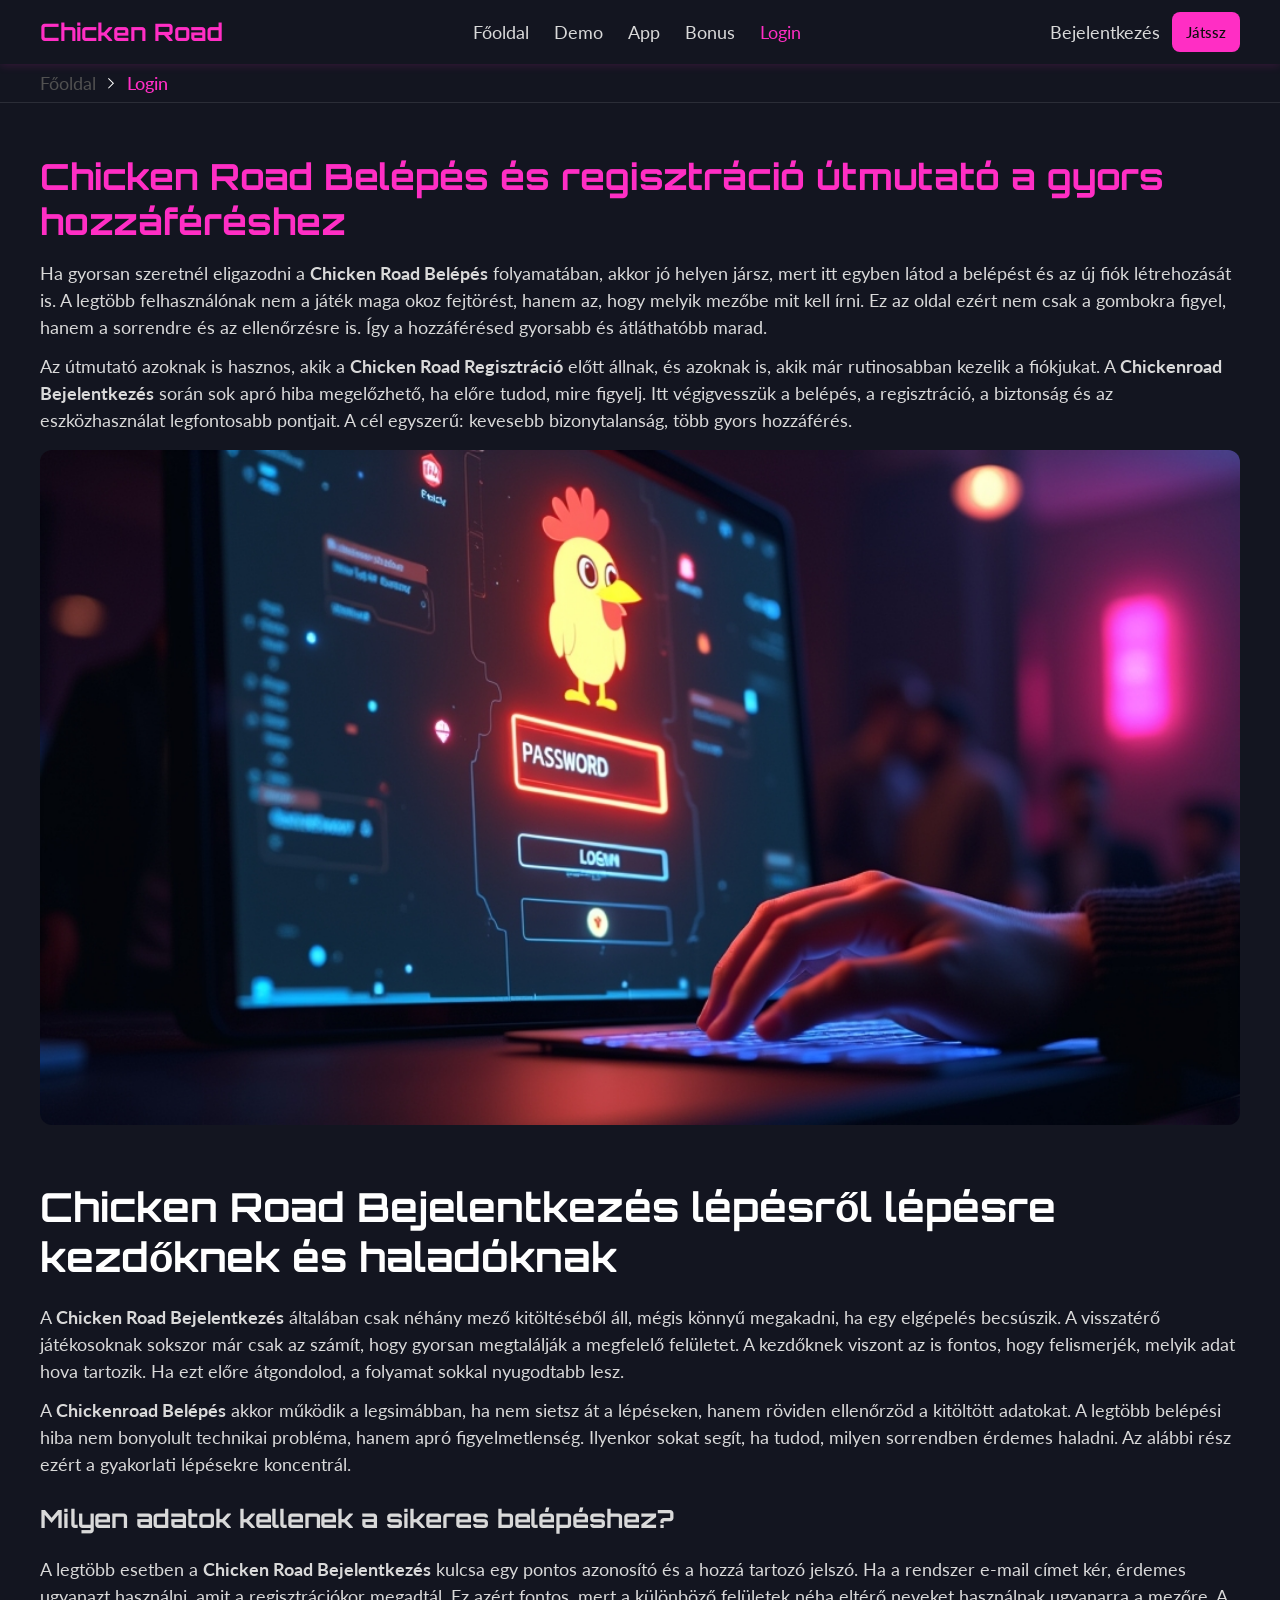
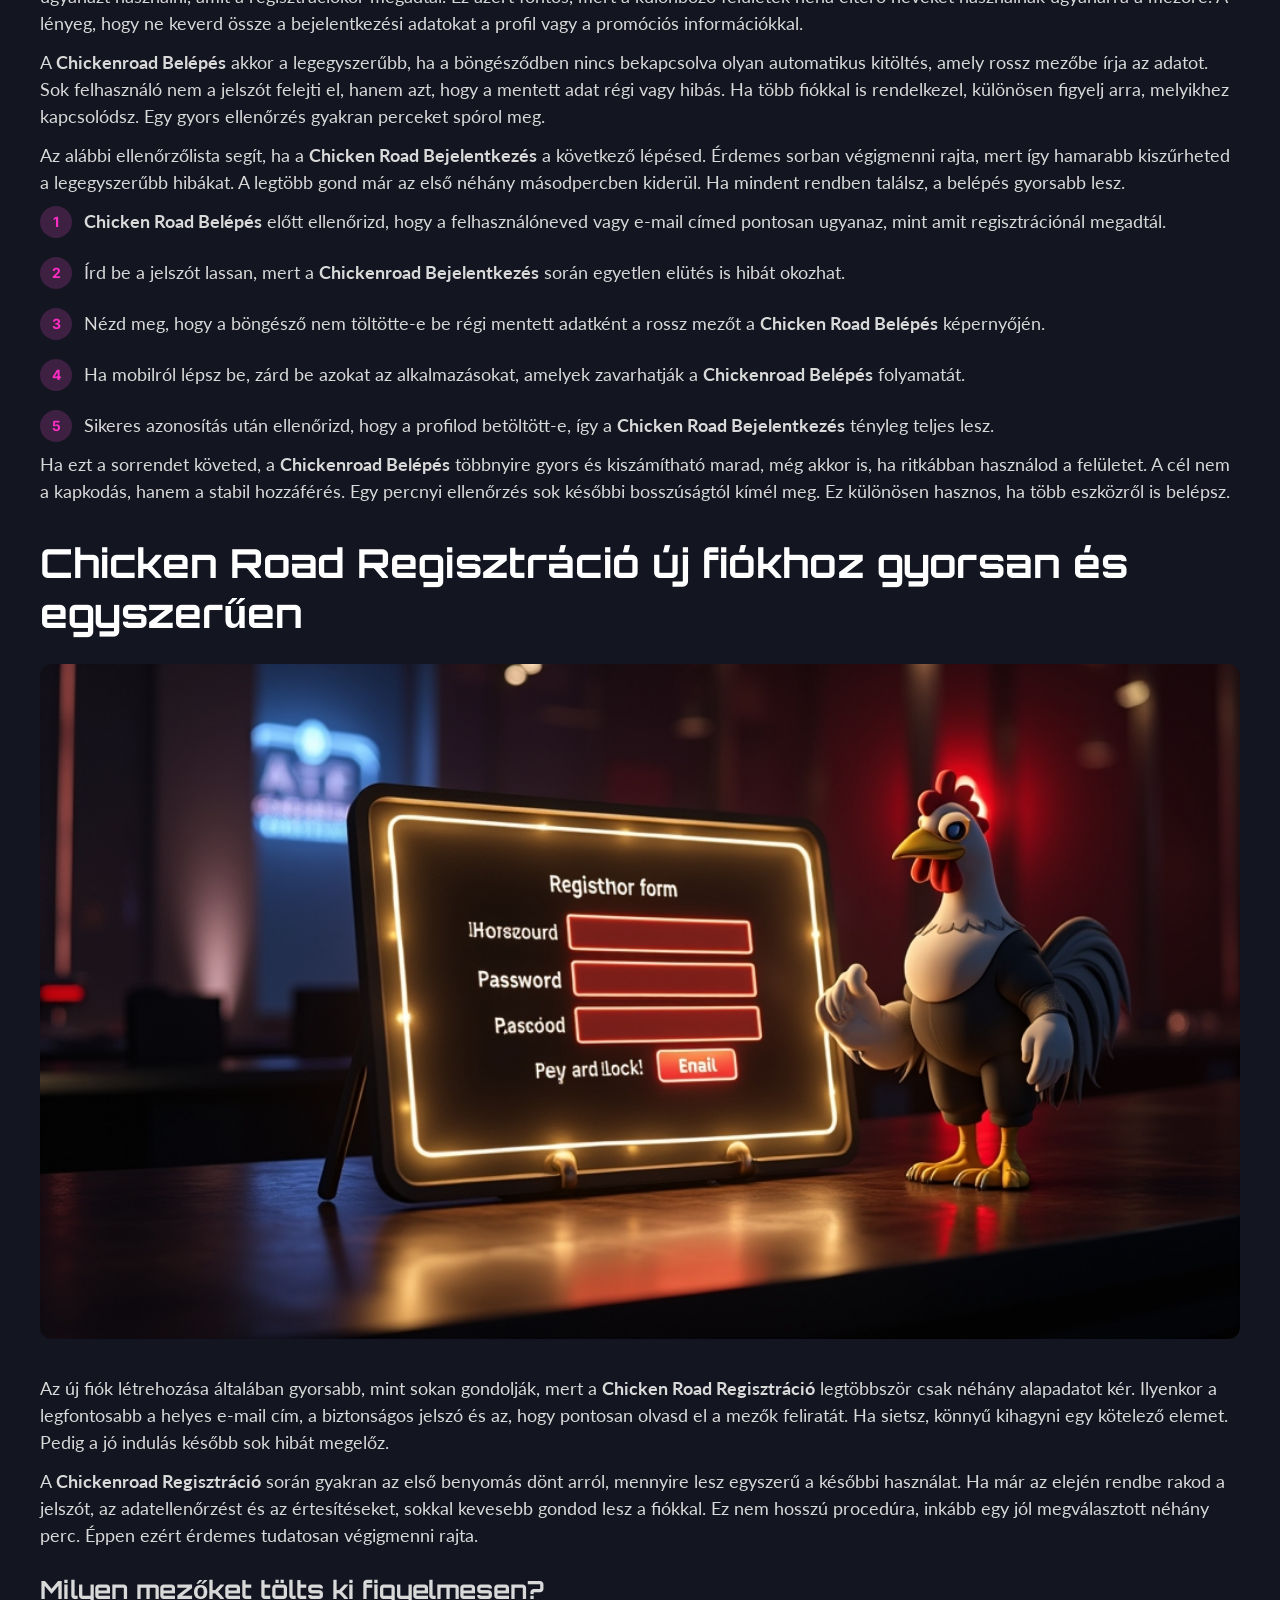
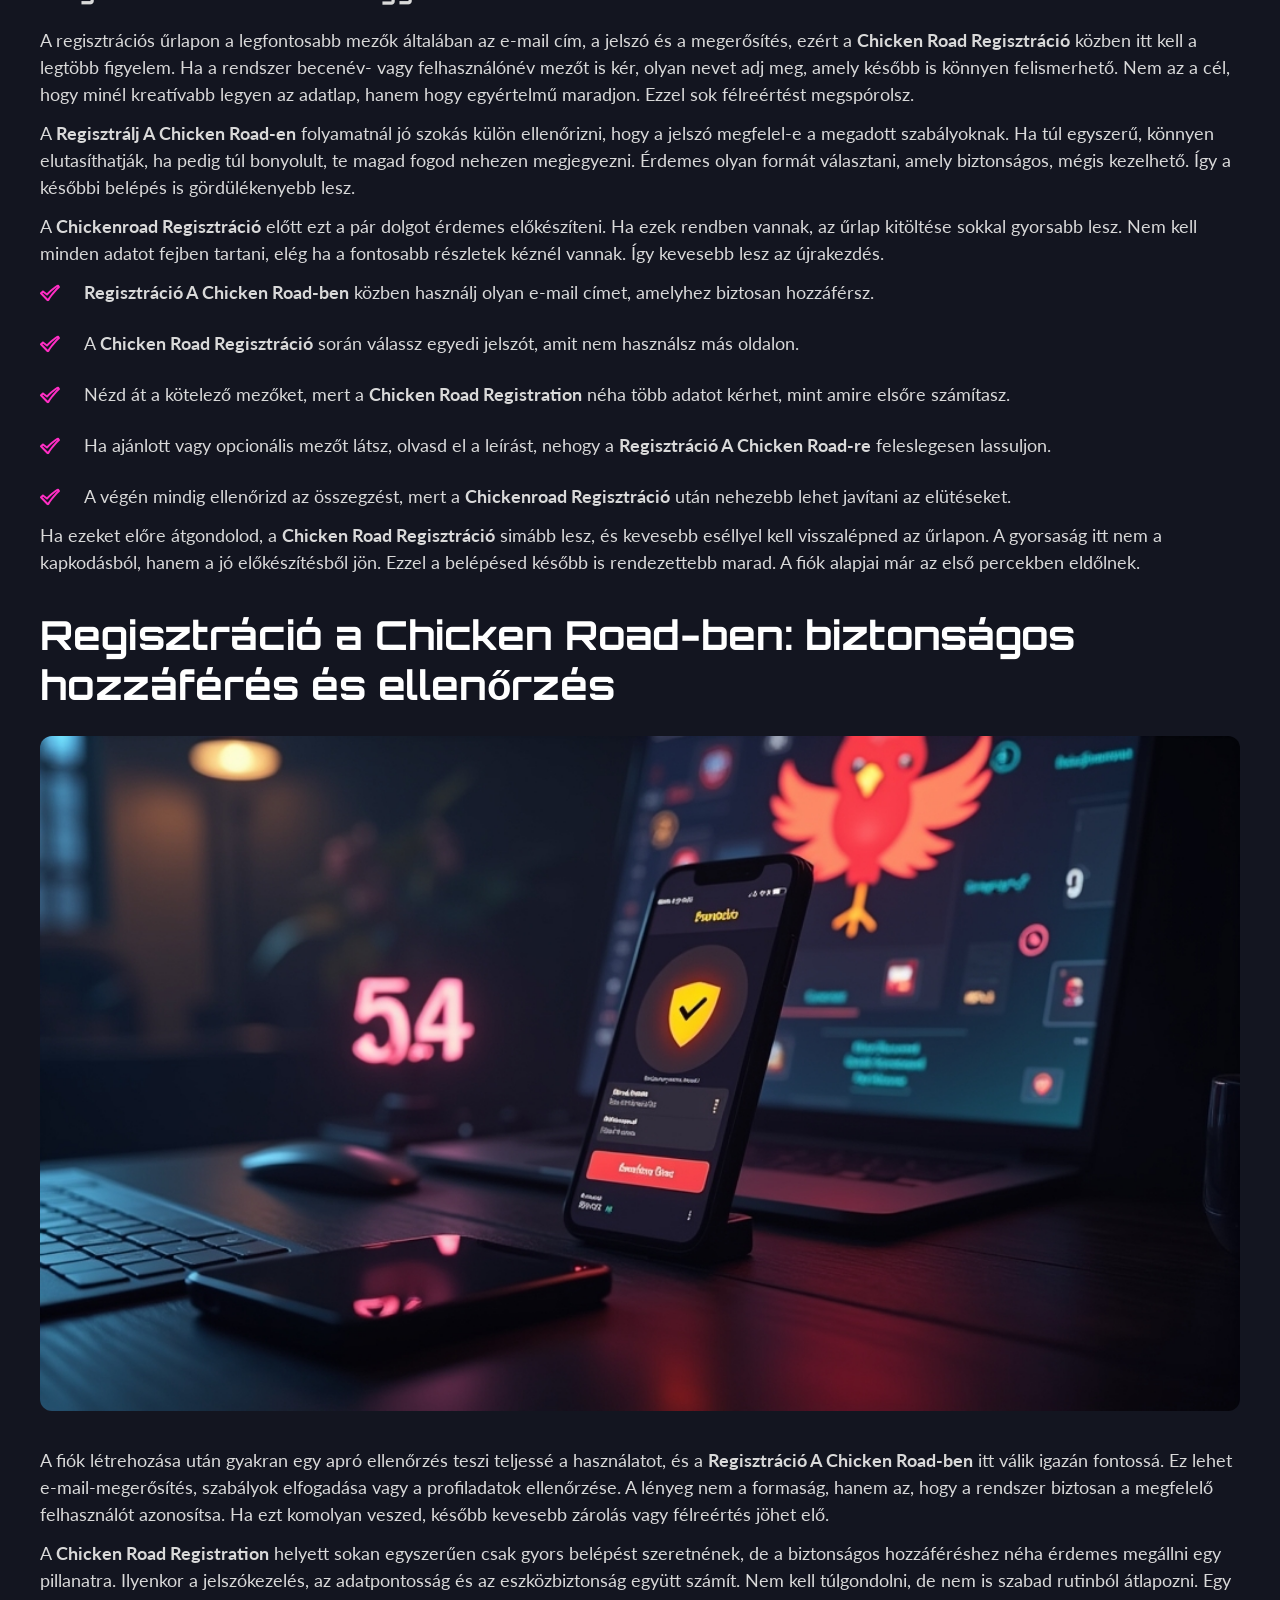
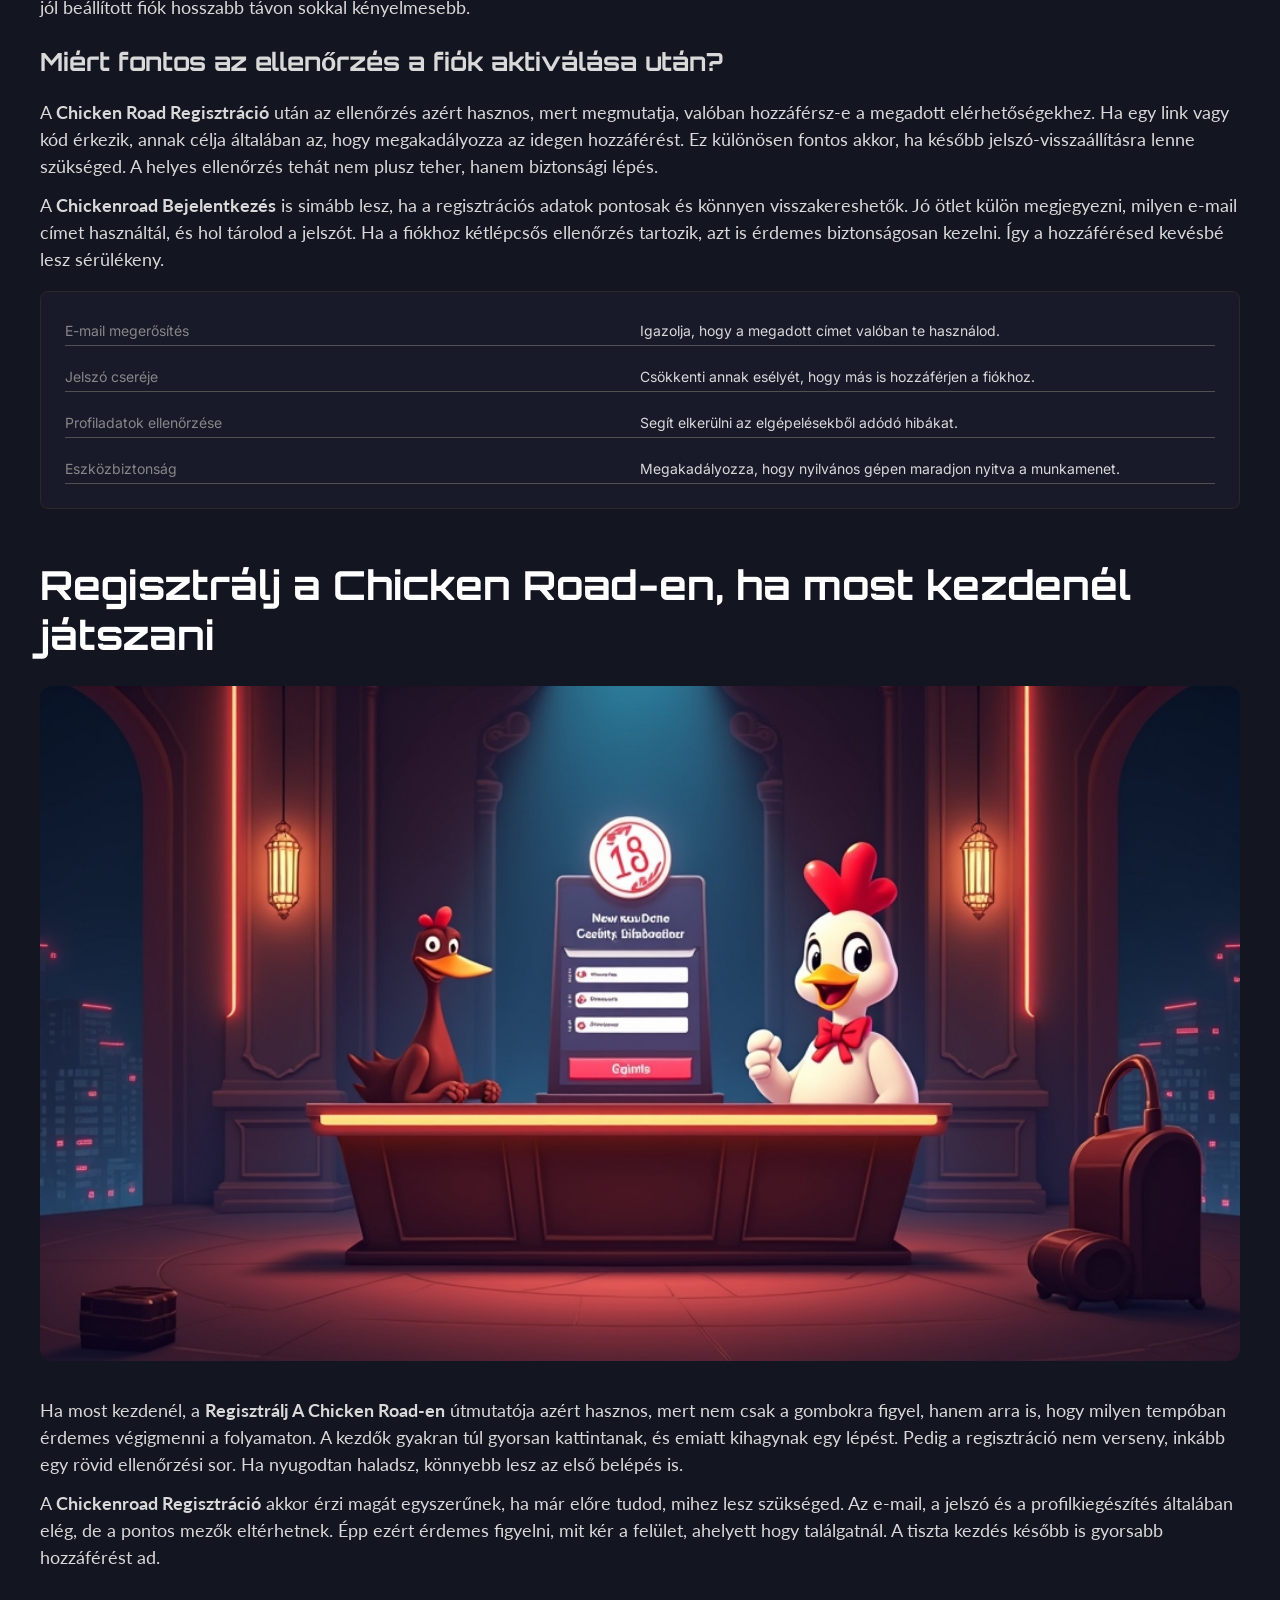
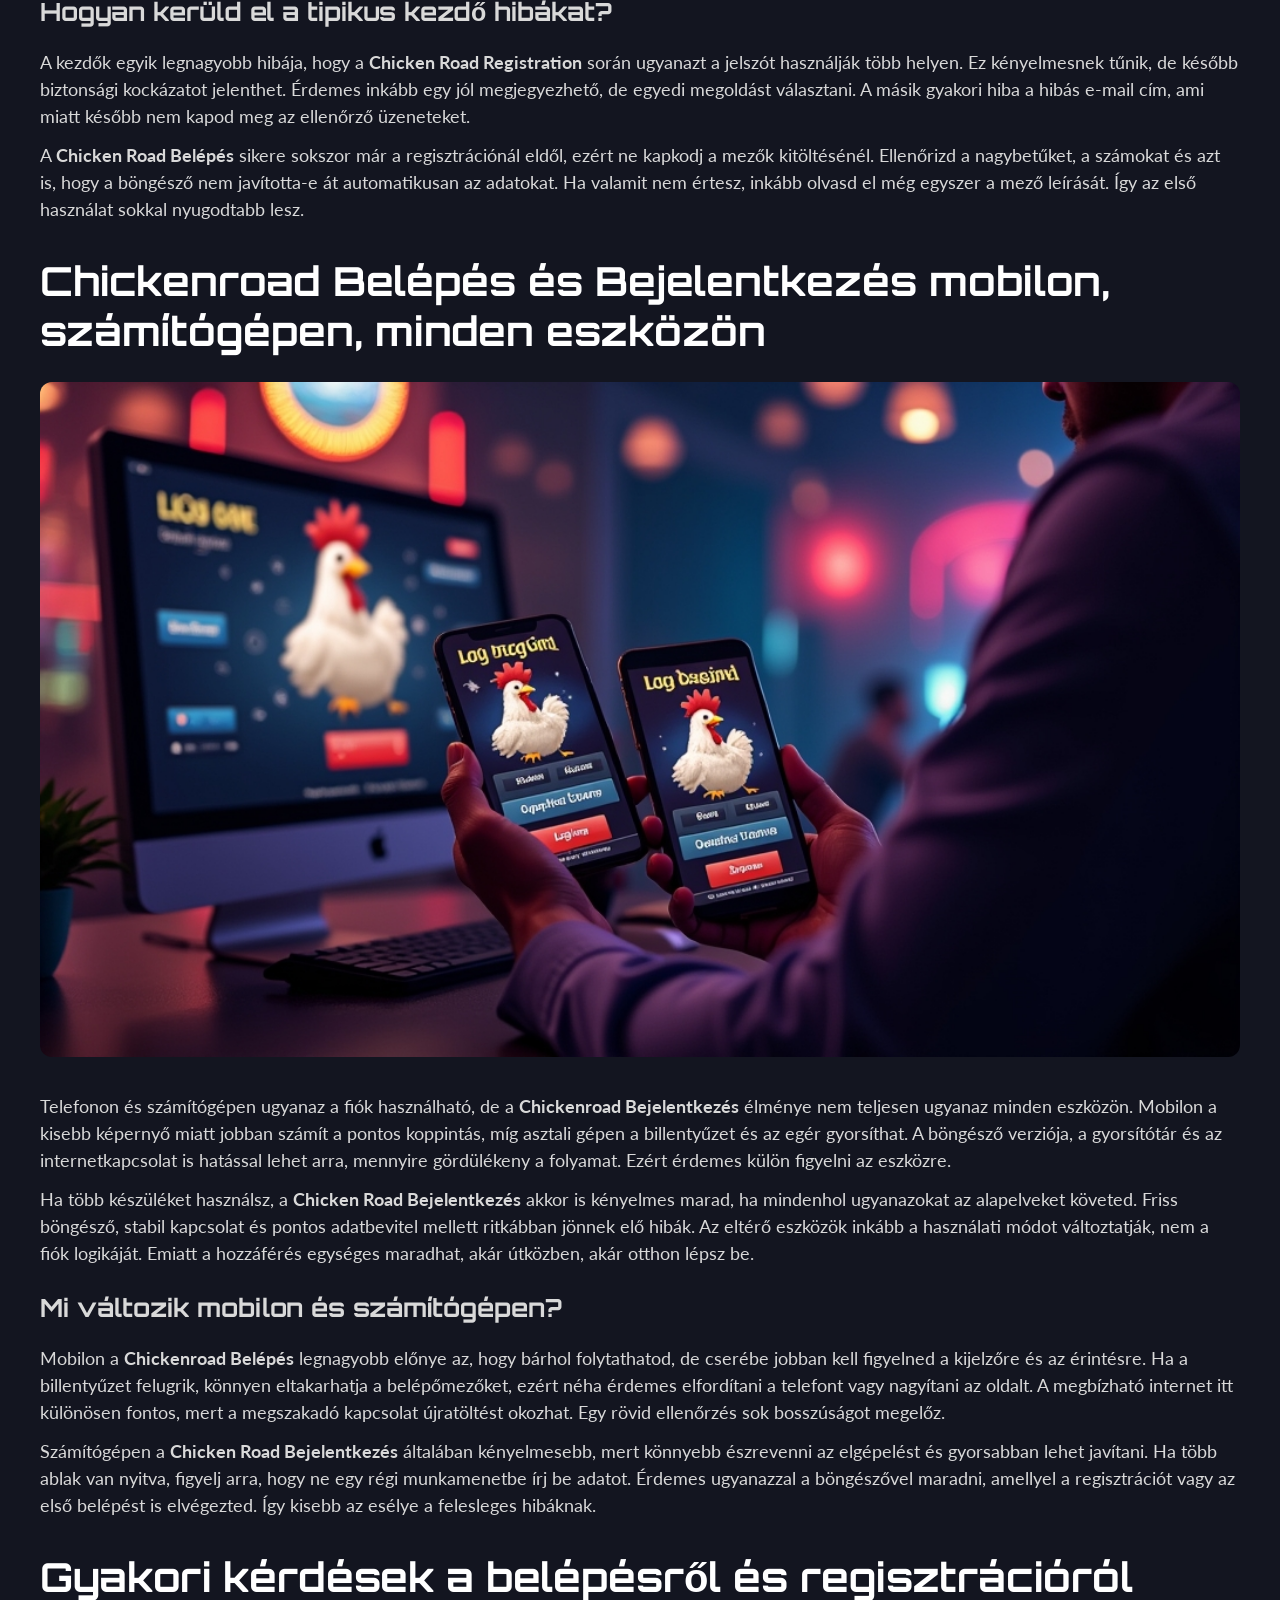
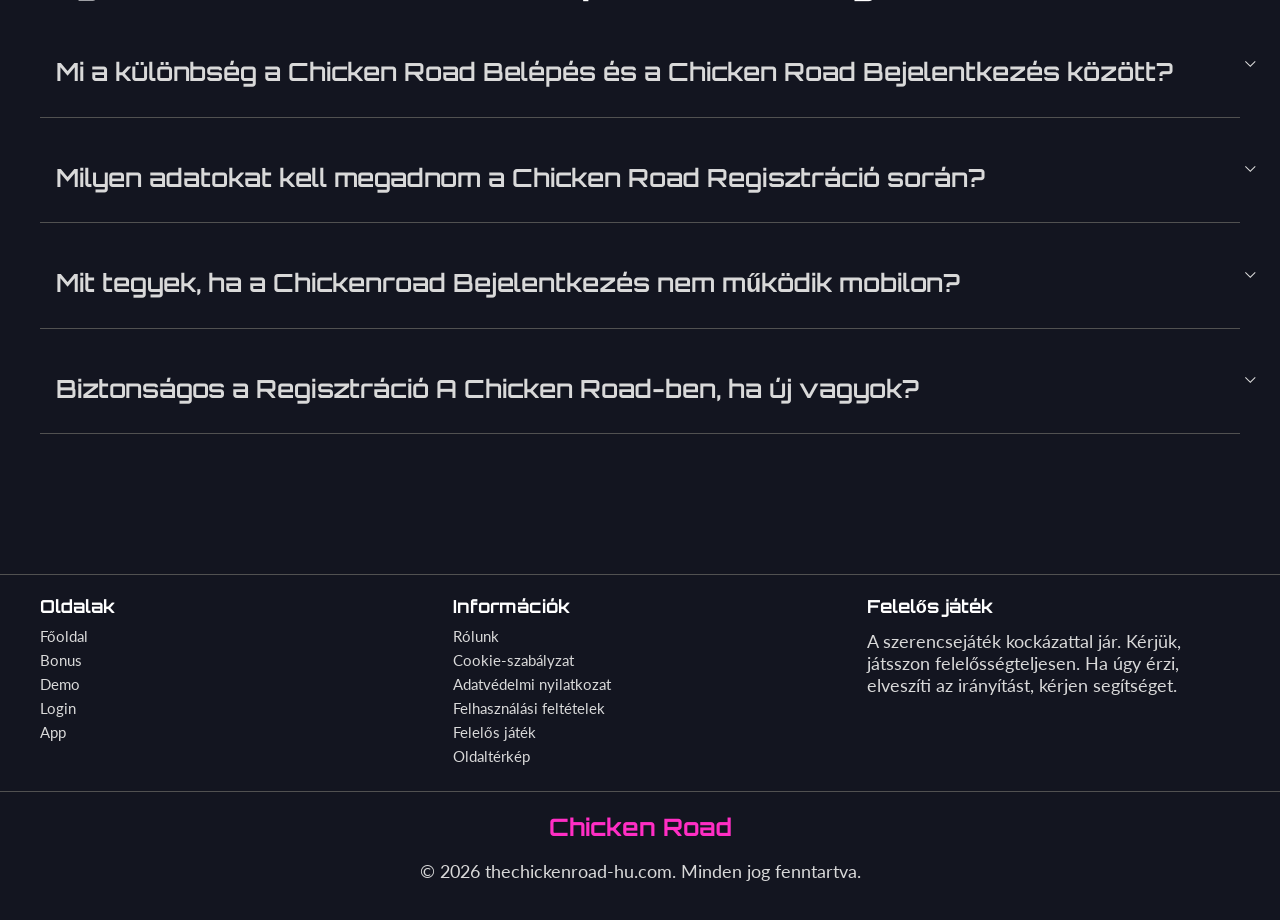
<file: login/index.html>
<!DOCTYPE html>
<html lang="hu">
<head>
    <meta charset="UTF-8">
    <meta name="viewport" content="width=device-width, initial-scale=1.0">
    <meta http-equiv="X-UA-Compatible" content="IE=edge">
    <meta name="robots" content="index, follow">
    <meta name="revisit-after" content="7 days">
    <title>Chicken Road Belépés: gyors hozzáférés és útmutató</title>
    <meta name="title" content="Chicken Road Belépés: gyors hozzáférés és útmutató">
    <meta name="description" content="Chicken Road Belépés 🎮 gyors hozzáféréshez itt találod a Chicken Road Bejelentkezés részletes útmutatóját, és lépj tovább most könnyedén mostélve.">
    <meta name="keywords" content="Chickenroad Regisztráció, Chicken Road Belépés, Chickenroad Bejelentkezés, Chicken Road Registration, Regisztráció A Chicken Road-ben, Chicken Road Regiszter, Chicken Road Regisztráció, Regisztráció A Chicken Road-re, Jelentkezz Be A Chicken Road-hez, Regisztrálj A Chicken Road-en, Chicken Road Bejelentkezés, Chickenroad Belépés">

    <link rel="canonical" href="https://ugrifulestorpenyul.hu/login/">

    <link rel="icon" type="image/png" sizes="32x32" href="/favicon-32x32.png">

    <meta property="og:title" content="Chicken Road Belépés: gyors hozzáférés és útmutató">
    <meta property="og:description" content="Chicken Road Belépés 🎮 gyors hozzáféréshez itt találod a Chicken Road Bejelentkezés részletes útmutatóját, és lépj tovább most könnyedén mostélve.">
    <meta property="og:type" content="website">
    <meta property="og:url" content="https://ugrifulestorpenyul.hu/login/">
    <meta property="og:site_name" content="Chicken Road">
    <meta property="og:locale" content="hu">
    <meta property="og:image" content="https://ugrifulestorpenyul.hu/images/logo.png">

    <meta name="twitter:card" content="summary">
    <meta name="twitter:title" content="Chicken Road Belépés: gyors hozzáférés és útmutató">
    <meta name="twitter:description" content="Chicken Road Belépés 🎮 gyors hozzáféréshez itt találod a Chicken Road Bejelentkezés részletes útmutatóját, és lépj tovább most könnyedén mostélve.">
    <meta name="twitter:url" content="https://ugrifulestorpenyul.hu/login/">
    <meta name="twitter:image" content="https://ugrifulestorpenyul.hu/images/logo.png">

    <link rel="preconnect" href="https://fonts.googleapis.com">
    <link rel="preconnect" href="https://fonts.gstatic.com" crossorigin>
    <link href="https://fonts.googleapis.com/css2?family=Orbitron:wght@700&family=Lato:wght@400;600;700&family=Inter:wght@400;700&display=swap" rel="stylesheet">

    <link rel="stylesheet" href="/css/style.css">

</head>
<body class="page-body-a3203b59">

<svg width="0" height="0" style="position:absolute;width:0;height:0;overflow:hidden" aria-hidden="true" focusable="false">
    <symbol id="icon-star-filled" viewBox="0 0 22 21">
        <path d="M7.33431 6.48594L9.93231 1.25394C10.0079 1.10253 10.1242 0.975173 10.2682 0.886161C10.4122 0.797149 10.5781 0.75 10.7473 0.75C10.9166 0.75 11.0825 0.797149 11.2264 0.886161C11.3704 0.975173 11.4867 1.10253 11.5623 1.25394L14.1603 6.48594L19.9683 7.32994C20.1358 7.35317 20.2935 7.42303 20.4232 7.53155C20.5529 7.64007 20.6495 7.78288 20.702 7.94367C20.7544 8.10446 20.7606 8.27676 20.7198 8.44089C20.679 8.60503 20.5929 8.7544 20.4713 8.87194L16.2693 12.9419L17.2613 18.6919C17.3883 19.4299 16.6083 19.9919 15.9413 19.6439L10.7473 16.9279L5.55231 19.6439C4.88631 19.9929 4.10631 19.4299 4.23331 18.6909L5.22531 12.9409L1.02331 8.87094C0.902295 8.75332 0.816706 8.6041 0.776272 8.44026C0.735838 8.27641 0.74218 8.10451 0.794577 7.94409C0.846975 7.78367 0.943325 7.64116 1.07268 7.53277C1.20203 7.42439 1.35919 7.35446 1.52631 7.33094L7.33431 6.48594Z" fill="#E6FF00" stroke="#E6FF00" stroke-width="1.5" stroke-linecap="round" stroke-linejoin="round"/>
    </symbol>
    <symbol id="icon-chevron" viewBox="0 0 11 7">
        <path d="M5.30803 4.6L9.90803 0L10.616 0.707999L5.30803 6.016L2.67029e-05 0.707999L0.708027 0L5.30803 4.6Z" fill="#D9D9D9"/>
    </symbol>
    <symbol id="icon-arrow" viewBox="0 0 7 11">
        <path d="M4.6 5.308L0 0.708L0.707999 0L6.016 5.308L0.707999 10.616L0 9.908L4.6 5.308Z" fill="white"/>
    </symbol>
    <symbol id="icon-check" viewBox="0 0 20 17">
        <path fill-rule="evenodd" clip-rule="evenodd" d="M17.4554 0.143091C17.6769 0.00980075 17.9415 -0.0324739 18.1936 0.02514C18.4457 0.0827538 18.6657 0.235776 18.8074 0.452091L19.7974 1.96209C19.9264 2.15935 19.9816 2.39586 19.9533 2.62988C19.9249 2.86389 19.8148 3.08037 19.6424 3.24109L19.6394 3.24509L19.6254 3.25809L19.5684 3.31109L19.3434 3.52609C18.0984 4.73375 16.8912 5.97968 15.7234 7.26209C13.5264 9.67809 10.9174 12.8401 9.16136 15.9081C8.67136 16.7641 7.47436 16.9481 6.76436 16.2091L0.279362 9.47109C0.186428 9.37449 0.113862 9.2602 0.0659787 9.135C0.0180956 9.0098 -0.00412753 8.87625 0.000630111 8.74229C0.00538775 8.60833 0.0370291 8.47669 0.0936734 8.3552C0.150318 8.23371 0.230809 8.12485 0.330362 8.03509L2.29036 6.26709C2.4626 6.1118 2.68346 6.0212 2.91514 6.01081C3.14682 6.00041 3.3749 6.07086 3.56036 6.21009L6.86936 8.69109C12.0384 3.59409 14.9694 1.63809 17.4554 0.143091ZM17.6654 2.35909C15.3754 3.79109 12.5174 5.86809 7.66736 10.7171C7.49717 10.8873 7.2713 10.9904 7.03122 11.0075C6.79113 11.0246 6.55294 10.9545 6.36036 10.8101L3.01836 8.30409L2.43736 8.82809L7.75436 14.3541C9.60036 11.2841 12.1414 8.22809 14.2444 5.91609C15.3518 4.69958 16.494 3.51509 17.6694 2.36409L17.6654 2.35909Z" fill="currentColor"/>
    </symbol>
    <symbol id="icon-lightning" viewBox="0 0 24 24">
        <path d="M13 10V3L4 14H11V21L20 10H13Z" stroke="currentColor" stroke-width="1.5" stroke-linecap="round" stroke-linejoin="round" fill="none"/>
    </symbol>
    <symbol id="icon-shield" viewBox="0 0 24 24">
        <path d="M20.5 5.00391V12C20.5 15.4487 18.392 17.9437 16.1982 19.6074C15.1062 20.4355 14.0108 21.0432 13.1875 21.4434C12.7766 21.6431 12.4346 21.7908 12.1973 21.8877C12.1202 21.9191 12.0538 21.944 12 21.9648C11.9462 21.944 11.8798 21.9191 11.8027 21.8877C11.5654 21.7908 11.2234 21.6431 10.8125 21.4434C9.98923 21.0432 8.89376 20.4355 7.80176 19.6074C5.60804 17.9437 3.5 15.4487 3.5 12V5.00391L12 2.0293L20.5 5.00391Z" stroke="currentColor" fill="none"/>
        <path d="M3 4.65V12C3 19.35 12 22.5 12 22.5C12 22.5 21 19.35 21 12V4.65L12 1.5L3 4.65Z" stroke="currentColor" stroke-width="1.5" stroke-linecap="square" fill="none"/>
        <path d="M8.17297 11.172L11 14L16.657 8.34302" stroke="currentColor" stroke-width="1.5" stroke-linecap="square" fill="none"/>
    </symbol>
    <symbol id="icon-medal" viewBox="0 0 24 24">
        <path d="M12 16C15.866 16 19 12.866 19 9C19 5.13401 15.866 2 12 2C8.13401 2 5 5.13401 5 9C5 12.866 8.13401 16 12 16Z" stroke="currentColor" stroke-width="1.5" fill="none"/>
        <path d="M7.35098 15L6.71398 17.323C6.08598 19.615 5.77198 20.761 6.19098 21.388C6.33798 21.608 6.53498 21.784 6.76398 21.901C7.41598 22.233 8.42398 21.708 10.439 20.658C11.109 20.308 11.445 20.134 11.801 20.096C11.9333 20.0828 12.0666 20.0828 12.199 20.096C12.555 20.134 12.89 20.309 13.561 20.658C15.576 21.708 16.584 22.233 17.236 21.901C17.465 21.784 17.662 21.608 17.809 21.388C18.229 20.761 17.914 19.615 17.286 17.323L16.649 15" stroke="currentColor" stroke-width="1.5" stroke-linecap="round" fill="none"/>
    </symbol>
    <symbol id="icon-cookie" viewBox="0 0 32 32">
        <path d="M16 28.6665C14.248 28.6665 12.6013 28.334 11.06 27.6691C9.51865 27.0042 8.1782 26.102 7.03865 24.9625C5.89909 23.8229 4.99643 22.482 4.33065 20.9398C3.66487 19.3976 3.33243 17.7509 3.33331 15.9998C3.33331 14.2816 3.66398 12.6567 4.32531 11.1251C4.98665 9.59358 5.88665 8.24692 7.02532 7.08514C8.16398 5.92336 9.49731 5.00203 11.0253 4.32114C12.5533 3.64025 14.1818 3.2998 15.9106 3.2998C16.2502 3.2998 16.5978 3.31314 16.9533 3.3398C17.3089 3.36825 17.6653 3.41225 18.0226 3.4718C17.9604 4.4718 18.0826 5.37758 18.3893 6.18914C18.6978 7.00158 19.1511 7.69358 19.7493 8.26514C20.3475 8.83669 21.0733 9.26336 21.9266 9.54514C22.78 9.82781 23.7302 9.9478 24.7773 9.90514C24.5071 11.2162 24.7826 12.3949 25.604 13.4411C26.4253 14.4874 27.4413 15.0923 28.652 15.2558L28.6626 15.4145C28.6653 15.4634 28.6666 15.5158 28.6666 15.5718C28.6666 17.3647 28.3324 19.0536 27.664 20.6385C26.9955 22.2242 26.0884 23.6131 24.9426 24.8051C23.796 25.9963 22.4555 26.9376 20.9213 27.6291C19.3853 28.3207 17.7449 28.6665 16 28.6665ZM14.0133 13.0771C14.4915 13.0771 14.8995 12.9038 15.2373 12.5571C15.5751 12.2105 15.744 11.798 15.744 11.3198C15.744 10.8416 15.5742 10.4336 15.2346 10.0958C14.8951 9.75803 14.4835 9.58914 14 9.58914C13.5298 9.58914 13.1218 9.75892 12.776 10.0985C12.4302 10.438 12.2569 10.8496 12.256 11.3331C12.256 11.8034 12.4293 12.2114 12.776 12.5571C13.1226 12.9029 13.5346 13.0762 14.012 13.0771M11.3453 19.7438C11.8244 19.7438 12.2329 19.5705 12.5706 19.2238C12.9084 18.8771 13.0773 18.4651 13.0773 17.9878C13.0773 17.5105 12.9075 17.102 12.568 16.7625C12.2284 16.4229 11.8169 16.254 11.3333 16.2558C10.8631 16.2558 10.4551 16.4256 10.1093 16.7651C9.76354 17.1047 9.5902 17.5162 9.58931 17.9998C9.58931 18.47 9.76265 18.878 10.1093 19.2238C10.456 19.5696 10.8684 19.7429 11.3466 19.7438M20.0133 21.0771C20.3138 21.0771 20.5662 20.9705 20.7706 20.7571C20.9751 20.5438 21.0773 20.2874 21.0773 19.9878C21.0773 19.6883 20.9742 19.4354 20.768 19.2291C20.5609 19.0247 20.3049 18.9225 20 18.9225C19.7075 18.9225 19.4551 19.026 19.2426 19.2331C19.0302 19.4403 18.9235 19.6958 18.9226 19.9998C18.9226 20.2922 19.0293 20.5447 19.2426 20.7571C19.456 20.9696 19.7129 21.0763 20.0133 21.0771ZM16.0053 27.3331C18.8764 27.3331 21.4231 26.2931 23.6453 24.2131C25.8702 22.1331 27.0911 19.4945 27.308 16.2971C26.1284 15.826 25.2089 15.1594 24.5493 14.2971C23.8898 13.4349 23.5009 12.3967 23.3826 11.1825C21.5515 11.0225 20.0204 10.366 18.7893 9.21314C17.5582 8.06025 16.884 6.54203 16.7666 4.65847C15.0742 4.54558 13.492 4.78247 12.02 5.36914C10.548 5.9558 9.26754 6.77936 8.17865 7.83981C7.08976 8.90025 6.23198 10.1402 5.60531 11.5598C4.97865 12.9794 4.66576 14.4594 4.66665 15.9998C4.66665 19.126 5.77376 21.7967 7.98798 24.0118C10.2031 26.226 12.8755 27.3331 16.0053 27.3331Z" fill="currentColor"/>
    </symbol>
    <symbol id="icon-timetable" viewBox="0 0 24 24">
        <mask id="tt-mask-1" fill="white">
            <path d="M17.625 7.5V9H20.6893L11.8125 17.8769L8.43751 14.5019L3.59467 19.3447L4.65535 20.4053L8.43751 16.6231L11.8125 19.9981L21.75 10.0607V13.125H23.25V7.5H17.625Z"/>
        </mask>
        <path d="M17.625 7.5V6H16.125V7.5H17.625ZM17.625 9H16.125V10.5H17.625V9ZM20.6893 9L21.75 10.0607L24.3106 7.5H20.6893V9ZM11.8125 17.8769L10.7518 18.9375L11.8125 19.9982L12.8732 18.9375L11.8125 17.8769ZM8.43751 14.5019L9.49817 13.4412L8.43751 12.3805L7.37685 13.4412L8.43751 14.5019ZM3.59467 19.3447L2.53401 18.284L1.47334 19.3447L2.53401 20.4053L3.59467 19.3447ZM4.65535 20.4053L3.59469 21.466L4.65536 22.5267L5.71602 21.466L4.65535 20.4053ZM8.43751 16.6231L9.49817 15.5625L8.4375 14.5018L7.37684 15.5625L8.43751 16.6231ZM11.8125 19.9981L10.7518 21.0588L11.8125 22.1195L12.8732 21.0588L11.8125 19.9981ZM21.75 10.0607H23.25V6.43938L20.6894 9.00003L21.75 10.0607ZM21.75 13.125H20.25V14.625H21.75V13.125ZM23.25 13.125V14.625H24.75V13.125H23.25ZM23.25 7.5H24.75V6H23.25V7.5ZM17.625 7.5H16.125V9H17.625H19.125V7.5H17.625ZM17.625 9V10.5H20.6893V9V7.5H17.625V9ZM20.6893 9L19.6287 7.93934L10.7518 16.8162L11.8125 17.8769L12.8732 18.9375L21.75 10.0607L20.6893 9ZM11.8125 17.8769L12.8732 16.8162L9.49817 13.4412L8.43751 14.5019L7.37685 15.5625L10.7518 18.9375L11.8125 17.8769ZM8.43751 14.5019L7.37685 13.4412L2.53401 18.284L3.59467 19.3447L4.65532 20.4053L9.49816 15.5625L8.43751 14.5019ZM3.59467 19.3447L2.53401 20.4053L3.59469 21.466L4.65535 20.4053L5.71601 19.3447L4.65533 18.284L3.59467 19.3447ZM4.65535 20.4053L5.71602 21.466L9.49818 17.6838L8.43751 16.6231L7.37684 15.5625L3.59469 19.3447L4.65535 20.4053ZM8.43751 16.6231L7.37685 17.6838L10.7518 21.0588L11.8125 19.9981L12.8732 18.9375L9.49817 15.5625L8.43751 16.6231ZM11.8125 19.9981L12.8732 21.0588L22.8107 11.1214L21.75 10.0607L20.6894 9.00003L10.7519 18.9375L11.8125 19.9981ZM21.75 10.0607H20.25V13.125H21.75H23.25V10.0607H21.75ZM21.75 13.125V14.625H23.25V13.125V11.625H21.75V13.125ZM23.25 13.125H24.75V7.5H23.25H21.75V13.125H23.25ZM23.25 7.5V6H17.625V7.5V9H23.25V7.5Z" fill="currentColor" mask="url(#tt-mask-1)"/>
        <mask id="tt-mask-2" fill="white">
            <path d="M2.25 4.875H0.75V23.25H23.25V21.75H2.25V4.875Z"/>
        </mask>
        <path d="M2.25 4.875H3.75V3.375H2.25V4.875ZM0.75 4.875V3.375H-0.75V4.875H0.75ZM0.75 23.25H-0.75V24.75H0.75V23.25ZM23.25 23.25V24.75H24.75V23.25H23.25ZM23.25 21.75H24.75V20.25H23.25V21.75ZM2.25 21.75H0.75V23.25H2.25V21.75ZM2.25 4.875V3.375H0.75V4.875V6.375H2.25V4.875ZM0.75 4.875H-0.75V23.25H0.75H2.25V4.875H0.75ZM0.75 23.25V24.75H23.25V23.25V21.75H0.75V23.25ZM23.25 23.25H24.75V21.75H23.25H21.75V23.25H23.25ZM23.25 21.75V20.25H2.25V21.75V23.25H23.25V21.75ZM2.25 21.75H3.75V4.875H2.25H0.75V21.75H2.25Z" fill="currentColor" mask="url(#tt-mask-2)"/>
    </symbol>
    <symbol id="icon-controller" viewBox="0 0 80 80">
        <rect x="0.5" y="0.5" width="79" height="79" rx="39.5" fill="currentColor" fill-opacity="0.15"/>
        <rect x="0.5" y="0.5" width="79" height="79" rx="39.5" stroke="currentColor" fill="none"/>
        <path d="M34.207 34.5849V40.5849M31.207 37.5849H37.207M46.0465 27.8304H33.955C31.8786 27.8308 29.8874 28.656 28.4193 30.1243C26.9512 31.5927 26.1265 33.5841 26.1265 35.6604V48.0579C26.1265 51.1704 29.926 52.6854 32.0695 50.4294L36.5335 45.7284H43.4695L47.782 50.9184C49.843 53.3994 53.8765 51.9414 53.8765 48.7179V35.6589C53.8761 33.5828 53.0512 31.5918 51.5831 30.1238C50.1151 28.6558 48.1226 27.8308 46.0465 27.8304Z" stroke="currentColor" stroke-width="2" stroke-linecap="round" stroke-linejoin="round" fill="none"/>
        <path d="M43.9929 35.585C44.2691 35.585 44.4929 35.8088 44.4929 36.085C44.4929 36.3611 44.2691 36.585 43.9929 36.585C43.7168 36.585 43.4929 36.3611 43.4929 36.085C43.4929 35.8088 43.7168 35.585 43.9929 35.585Z" fill="currentColor" stroke="currentColor" stroke-width="2"/>
        <path d="M47.293 38.8849C47.5691 38.8849 47.793 39.1087 47.793 39.3849C47.793 39.661 47.5691 39.8849 47.293 39.8849C47.0168 39.8849 46.793 39.661 46.793 39.3849C46.793 39.1087 47.0168 38.8849 47.293 38.8849Z" fill="currentColor" stroke="currentColor" stroke-width="2"/>
    </symbol>
</svg>

<div class="site-wrapper-a3203b59">
    <div class="top-navigation-area">
<header class="main-header-a3203b59">
    <div class="container-a3203b59 header-inner-a3203b59">
        <a href="/" class="brand-logo-a3203b59" title="Chicken Road">Chicken Road</a>

        <nav class="navigation-menu-a3203b59">
            <a href="/" title="Főoldal" class="nav-link-a3203b59">Főoldal</a>
            <a href="/demo/" title="Demo" class="nav-link-a3203b59">Demo</a>
            <a href="/app/" title="App" class="nav-link-a3203b59">App</a>
            <a href="/bonus/" title="Bonus" class="nav-link-a3203b59">Bonus</a>
            <a href="/login/" title="Login" class="nav-link-a3203b59 active">Login</a>
        </nav>

        <div class="header-actions-a3203b59">
            <a href="/go" title="Bejelentkezés" class="login-text-a3203b59" target="_blank" rel="noindex nofollow">Bejelentkezés</a>
            <a href="/go" class="btn-play-now-a3203b59 btn-play-header-a3203b59" target="_blank" rel="noindex nofollow">Játssz</a>

            <div class="mobile-controls-a3203b59">
                <a href="/go" title="Bejelentkezés" class="login-mobile-link" target="_blank" rel="noindex nofollow">
                    <img src="/images/login.svg" alt="Bejelentkezés Chicken Road Regiszter" title="Bejelentkezés Chicken Road Regiszter" />
                </a>
                <div class="burger-button-a3203b59" id="burger" aria-label="Open menu" aria-expanded="false">
                    <img src="/images/hamburger-button.svg" alt="Open navigation menu Chicken Road Regiszter" title="Menu" />
                </div>
            </div>
        </div>
    </div>
</header><nav class="breadcrumb-nav-a3203b59" aria-label="Breadcrumb">
    <div class="container-a3203b59">
        <ol class="breadcrumb-list-a3203b59">
            <li class="breadcrumb-item-a3203b59">
                <a href="/" title="Főoldal">Főoldal</a>
            </li>
            <svg class="breadcrumb-arrow-a3203b59" aria-hidden="true"><use href="#icon-arrow"/></svg>
            <li class="breadcrumb-item-a3203b59 current-a3203b59" aria-current="page">Login</li>
        </ol>
    </div>
</nav>
    </div>

    <div class="menu-overlay-a3203b59" id="navOverlay">
        <div class="overlay-content-a3203b59">
            <nav class="mobile-nav-a3203b59">
                <a href="/" class="mobile-link-a3203b59">Főoldal</a>
                <a href="/demo/" class="mobile-link-a3203b59">Demo</a>
                <a href="/app/" class="mobile-link-a3203b59">App</a>
                <a href="/bonus/" class="mobile-link-a3203b59">Bonus</a>
                <a href="/login/" class="mobile-link-a3203b59 active">Login</a>
                <a href="/about-us/" class="mobile-link-a3203b59">Rólunk</a>
                <a href="/cookie-policy/" class="mobile-link-a3203b59">Cookie-szabályzat</a>
                <a href="/privacy-policy/" class="mobile-link-a3203b59">Adatvédelmi nyilatkozat</a>
                <a href="/terms-and-conditions/" class="mobile-link-a3203b59">Felhasználási feltételek</a>
                <a href="/responsible-gambling/" class="mobile-link-a3203b59">Felelős játék</a>
                <a href="/sitemap/" class="mobile-link-a3203b59">Oldaltérkép</a>
            </nav>
        </div>
    </div>

    <main class="main-content-a3203b59">
        <div class="info-container-a3203b59">
        <h1 class="page-title-a3203b59">Chicken Road Belépés és regisztráció útmutató a gyors hozzáféréshez</h1>
            <div class="article-text-a3203b59">
                <p class="paragraph-a3203b59">Ha gyorsan szeretnél eligazodni a <strong>Chicken Road Belépés</strong> folyamatában, akkor jó helyen jársz, mert itt egyben látod a belépést és az új fiók létrehozását is. A legtöbb felhasználónak nem a játék maga okoz fejtörést, hanem az, hogy melyik mezőbe mit kell írni. Ez az oldal ezért nem csak a gombokra figyel, hanem a sorrendre és az ellenőrzésre is. Így a hozzáférésed gyorsabb és átláthatóbb marad.</p>
                <p class="paragraph-a3203b59">Az útmutató azoknak is hasznos, akik a <strong>Chicken Road Regisztráció</strong> előtt állnak, és azoknak is, akik már rutinosabban kezelik a fiókjukat. A <strong>Chickenroad Bejelentkezés</strong> során sok apró hiba megelőzhető, ha előre tudod, mire figyelj. Itt végigvesszük a belépés, a regisztráció, a biztonság és az eszközhasználat legfontosabb pontjait. A cél egyszerű: kevesebb bizonytalanság, több gyors hozzáférés.</p>

            <img src="/images/chicken-road-bejelentkezes-utmutato.png" alt="Sötét hangulatú bejelentkezési felület csirke témájú játékkal" title="Chicken Road Belépés" class="section-image-a3203b59" />



        <section class="wrap-a3203b59">
            <h2 class="other-title-a3203b59" id="toc-s0">Chicken Road Bejelentkezés lépésről lépésre kezdőknek és haladóknak</h2>

                <p class="paragraph-a3203b59">A <strong>Chicken Road Bejelentkezés</strong> általában csak néhány mező kitöltéséből áll, mégis könnyű megakadni, ha egy elgépelés becsúszik. A visszatérő játékosoknak sokszor már csak az számít, hogy gyorsan megtalálják a megfelelő felületet. A kezdőknek viszont az is fontos, hogy felismerjék, melyik adat hova tartozik. Ha ezt előre átgondolod, a folyamat sokkal nyugodtabb lesz.</p>
                <p class="paragraph-a3203b59">A <strong>Chickenroad Belépés</strong> akkor működik a legsimábban, ha nem sietsz át a lépéseken, hanem röviden ellenőrzöd a kitöltött adatokat. A legtöbb belépési hiba nem bonyolult technikai probléma, hanem apró figyelmetlenség. Ilyenkor sokat segít, ha tudod, milyen sorrendben érdemes haladni. Az alábbi rész ezért a gyakorlati lépésekre koncentrál.</p>

                
        <h3 class="other-title-a3203b59" id="toc-s0-b0">Milyen adatok kellenek a sikeres belépéshez?</h3>
            <p class="paragraph-a3203b59">A legtöbb esetben a <strong>Chicken Road Bejelentkezés</strong> kulcsa egy pontos azonosító és a hozzá tartozó jelszó. Ha a rendszer e-mail címet kér, érdemes ugyanazt használni, amit a regisztrációkor megadtál. Ez azért fontos, mert a különböző felületek néha eltérő neveket használnak ugyanarra a mezőre. A lényeg, hogy ne keverd össze a bejelentkezési adatokat a profil vagy a promóciós információkkal.</p>
            <p class="paragraph-a3203b59">A <strong>Chickenroad Belépés</strong> akkor a legegyszerűbb, ha a böngésződben nincs bekapcsolva olyan automatikus kitöltés, amely rossz mezőbe írja az adatot. Sok felhasználó nem a jelszót felejti el, hanem azt, hogy a mentett adat régi vagy hibás. Ha több fiókkal is rendelkezel, különösen figyelj arra, melyikhez kapcsolódsz. Egy gyors ellenőrzés gyakran perceket spórol meg.</p>



                
            <p class="paragraph-a3203b59">Az alábbi ellenőrzőlista segít, ha a <strong>Chicken Road Bejelentkezés</strong> a következő lépésed. Érdemes sorban végigmenni rajta, mert így hamarabb kiszűrheted a legegyszerűbb hibákat. A legtöbb gond már az első néhány másodpercben kiderül. Ha mindent rendben találsz, a belépés gyorsabb lesz.</p>
        <ol class="numbered-list-a3203b59">
<li><strong>Chicken Road Belépés</strong> előtt ellenőrizd, hogy a felhasználóneved vagy e-mail címed pontosan ugyanaz, mint amit regisztrációnál megadtál.</li><li>Írd be a jelszót lassan, mert a <strong>Chickenroad Bejelentkezés</strong> során egyetlen elütés is hibát okozhat.</li><li>Nézd meg, hogy a böngésző nem töltötte-e be régi mentett adatként a rossz mezőt a <strong>Chicken Road Belépés</strong> képernyőjén.</li><li>Ha mobilról lépsz be, zárd be azokat az alkalmazásokat, amelyek zavarhatják a <strong>Chickenroad Belépés</strong> folyamatát.</li><li>Sikeres azonosítás után ellenőrizd, hogy a profilod betöltött-e, így a <strong>Chicken Road Bejelentkezés</strong> tényleg teljes lesz.</li>        </ol>
            <p class="paragraph-a3203b59">Ha ezt a sorrendet követed, a <strong>Chickenroad Belépés</strong> többnyire gyors és kiszámítható marad, még akkor is, ha ritkábban használod a felületet. A cél nem a kapkodás, hanem a stabil hozzáférés. Egy percnyi ellenőrzés sok későbbi bosszúságtól kímél meg. Ez különösen hasznos, ha több eszközről is belépsz.</p>



        </section>
        <section class="wrap-a3203b59">
            <h2 class="other-title-a3203b59" id="toc-s1">Chicken Road Regisztráció új fiókhoz gyorsan és egyszerűen</h2>
                <img src="/images/chicken-road-regisztracio-uj-fiok.png" alt="Regisztrációs felület csirke témájú játéknál, sötét háttérrel" title="Regisztráció A Chicken Road-ben" class="section-image-a3203b59" />

                <p class="paragraph-a3203b59">Az új fiók létrehozása általában gyorsabb, mint sokan gondolják, mert a <strong>Chicken Road Regisztráció</strong> legtöbbször csak néhány alapadatot kér. Ilyenkor a legfontosabb a helyes e-mail cím, a biztonságos jelszó és az, hogy pontosan olvasd el a mezők feliratát. Ha sietsz, könnyű kihagyni egy kötelező elemet. Pedig a jó indulás később sok hibát megelőz.</p>
                <p class="paragraph-a3203b59">A <strong>Chickenroad Regisztráció</strong> során gyakran az első benyomás dönt arról, mennyire lesz egyszerű a későbbi használat. Ha már az elején rendbe rakod a jelszót, az adatellenőrzést és az értesítéseket, sokkal kevesebb gondod lesz a fiókkal. Ez nem hosszú procedúra, inkább egy jól megválasztott néhány perc. Éppen ezért érdemes tudatosan végigmenni rajta.</p>

                
        <h3 class="other-title-a3203b59" id="toc-s1-b0">Milyen mezőket tölts ki figyelmesen?</h3>
            <p class="paragraph-a3203b59">A regisztrációs űrlapon a legfontosabb mezők általában az e-mail cím, a jelszó és a megerősítés, ezért a <strong>Chicken Road Regisztráció</strong> közben itt kell a legtöbb figyelem. Ha a rendszer becenév- vagy felhasználónév mezőt is kér, olyan nevet adj meg, amely később is könnyen felismerhető. Nem az a cél, hogy minél kreatívabb legyen az adatlap, hanem hogy egyértelmű maradjon. Ezzel sok félreértést megspórolsz.</p>
            <p class="paragraph-a3203b59">A <strong>Regisztrálj A Chicken Road-en</strong> folyamatnál jó szokás külön ellenőrizni, hogy a jelszó megfelel-e a megadott szabályoknak. Ha túl egyszerű, könnyen elutasíthatják, ha pedig túl bonyolult, te magad fogod nehezen megjegyezni. Érdemes olyan formát választani, amely biztonságos, mégis kezelhető. Így a későbbi belépés is gördülékenyebb lesz.</p>



                
            <p class="paragraph-a3203b59">A <strong>Chickenroad Regisztráció</strong> előtt ezt a pár dolgot érdemes előkészíteni. Ha ezek rendben vannak, az űrlap kitöltése sokkal gyorsabb lesz. Nem kell minden adatot fejben tartani, elég ha a fontosabb részletek kéznél vannak. Így kevesebb lesz az újrakezdés.</p>
        <ul class="bullet-list-a3203b59">
                <li>
                    <span class="bullet-list-icon-a3203b59"><svg aria-hidden="true"><use href="#icon-check"/></svg></span>
                    <strong>Regisztráció A Chicken Road-ben</strong> közben használj olyan e-mail címet, amelyhez biztosan hozzáférsz.
                </li>
                <li>
                    <span class="bullet-list-icon-a3203b59"><svg aria-hidden="true"><use href="#icon-check"/></svg></span>
                    A <strong>Chicken Road Regisztráció</strong> során válassz egyedi jelszót, amit nem használsz más oldalon.
                </li>
                <li>
                    <span class="bullet-list-icon-a3203b59"><svg aria-hidden="true"><use href="#icon-check"/></svg></span>
                    Nézd át a kötelező mezőket, mert a <strong>Chicken Road Registration</strong> néha több adatot kérhet, mint amire elsőre számítasz.
                </li>
                <li>
                    <span class="bullet-list-icon-a3203b59"><svg aria-hidden="true"><use href="#icon-check"/></svg></span>
                    Ha ajánlott vagy opcionális mezőt látsz, olvasd el a leírást, nehogy a <strong>Regisztráció A Chicken Road-re</strong> feleslegesen lassuljon.
                </li>
                <li>
                    <span class="bullet-list-icon-a3203b59"><svg aria-hidden="true"><use href="#icon-check"/></svg></span>
                    A végén mindig ellenőrizd az összegzést, mert a <strong>Chickenroad Regisztráció</strong> után nehezebb lehet javítani az elütéseket.
                </li>
        </ul>
            <p class="paragraph-a3203b59">Ha ezeket előre átgondolod, a <strong>Chicken Road Regisztráció</strong> simább lesz, és kevesebb eséllyel kell visszalépned az űrlapon. A gyorsaság itt nem a kapkodásból, hanem a jó előkészítésből jön. Ezzel a belépésed később is rendezettebb marad. A fiók alapjai már az első percekben eldőlnek.</p>



        </section>
        <section class="wrap-a3203b59">
            <h2 class="other-title-a3203b59" id="toc-s2">Regisztráció a Chicken Road-ben: biztonságos hozzáférés és ellenőrzés</h2>
                <img src="/images/chicken-road-biztonsagi-ellenorzes.png" alt="Fiókellenőrzés és biztonsági lépések csirke témájú felületen" title="Chicken Road Regisztráció" class="section-image-a3203b59" />

                <p class="paragraph-a3203b59">A fiók létrehozása után gyakran egy apró ellenőrzés teszi teljessé a használatot, és a <strong>Regisztráció A Chicken Road-ben</strong> itt válik igazán fontossá. Ez lehet e-mail-megerősítés, szabályok elfogadása vagy a profiladatok ellenőrzése. A lényeg nem a formaság, hanem az, hogy a rendszer biztosan a megfelelő felhasználót azonosítsa. Ha ezt komolyan veszed, később kevesebb zárolás vagy félreértés jöhet elő.</p>
                <p class="paragraph-a3203b59">A <strong>Chicken Road Registration</strong> helyett sokan egyszerűen csak gyors belépést szeretnének, de a biztonságos hozzáféréshez néha érdemes megállni egy pillanatra. Ilyenkor a jelszókezelés, az adatpontosság és az eszközbiztonság együtt számít. Nem kell túlgondolni, de nem is szabad rutinból átlapozni. Egy jól beállított fiók hosszabb távon sokkal kényelmesebb.</p>

                
        <h3 class="other-title-a3203b59" id="toc-s2-b0">Miért fontos az ellenőrzés a fiók aktiválása után?</h3>
            <p class="paragraph-a3203b59">A <strong>Chicken Road Regisztráció</strong> után az ellenőrzés azért hasznos, mert megmutatja, valóban hozzáférsz-e a megadott elérhetőségekhez. Ha egy link vagy kód érkezik, annak célja általában az, hogy megakadályozza az idegen hozzáférést. Ez különösen fontos akkor, ha később jelszó-visszaállításra lenne szükséged. A helyes ellenőrzés tehát nem plusz teher, hanem biztonsági lépés.</p>
            <p class="paragraph-a3203b59">A <strong>Chickenroad Bejelentkezés</strong> is simább lesz, ha a regisztrációs adatok pontosak és könnyen visszakereshetők. Jó ötlet külön megjegyezni, milyen e-mail címet használtál, és hol tárolod a jelszót. Ha a fiókhoz kétlépcsős ellenőrzés tartozik, azt is érdemes biztonságosan kezelni. Így a hozzáférésed kevésbé lesz sérülékeny.</p>



                
        <dl class="info-table-a3203b59">
            <div class="info-table-row-a3203b59">
                <dt>E-mail megerősítés</dt>
                <dd>Igazolja, hogy a megadott címet valóban te használod.</dd>
            </div>
            <div class="info-table-row-a3203b59">
                <dt>Jelszó cseréje</dt>
                <dd>Csökkenti annak esélyét, hogy más is hozzáférjen a fiókhoz.</dd>
            </div>
            <div class="info-table-row-a3203b59">
                <dt>Profiladatok ellenőrzése</dt>
                <dd>Segít elkerülni az elgépelésekből adódó hibákat.</dd>
            </div>
            <div class="info-table-row-a3203b59">
                <dt>Eszközbiztonság</dt>
                <dd>Megakadályozza, hogy nyilvános gépen maradjon nyitva a munkamenet.</dd>
            </div>
        </dl>



        </section>
        <section class="wrap-a3203b59">
            <h2 class="other-title-a3203b59" id="toc-s3">Regisztrálj a Chicken Road-en, ha most kezdenél játszani</h2>
                <img src="/images/chicken-road-kezdo-regisztracio.png" alt="Új játékos regisztrációs jelenete csirke témájú kaszinóhangulattal" title="Chickenroad Regisztráció" class="section-image-a3203b59" />

                <p class="paragraph-a3203b59">Ha most kezdenél, a <strong>Regisztrálj A Chicken Road-en</strong> útmutatója azért hasznos, mert nem csak a gombokra figyel, hanem arra is, hogy milyen tempóban érdemes végigmenni a folyamaton. A kezdők gyakran túl gyorsan kattintanak, és emiatt kihagynak egy lépést. Pedig a regisztráció nem verseny, inkább egy rövid ellenőrzési sor. Ha nyugodtan haladsz, könnyebb lesz az első belépés is.</p>
                <p class="paragraph-a3203b59">A <strong>Chickenroad Regisztráció</strong> akkor érzi magát egyszerűnek, ha már előre tudod, mihez lesz szükséged. Az e-mail, a jelszó és a profilkiegészítés általában elég, de a pontos mezők eltérhetnek. Épp ezért érdemes figyelni, mit kér a felület, ahelyett hogy találgatnál. A tiszta kezdés később is gyorsabb hozzáférést ad.</p>

                
        <h3 class="other-title-a3203b59" id="toc-s3-b0">Hogyan kerüld el a tipikus kezdő hibákat?</h3>
            <p class="paragraph-a3203b59">A kezdők egyik legnagyobb hibája, hogy a <strong>Chicken Road Registration</strong> során ugyanazt a jelszót használják több helyen. Ez kényelmesnek tűnik, de később biztonsági kockázatot jelenthet. Érdemes inkább egy jól megjegyezhető, de egyedi megoldást választani. A másik gyakori hiba a hibás e-mail cím, ami miatt később nem kapod meg az ellenőrző üzeneteket.</p>
            <p class="paragraph-a3203b59">A <strong>Chicken Road Belépés</strong> sikere sokszor már a regisztrációnál eldől, ezért ne kapkodj a mezők kitöltésénél. Ellenőrizd a nagybetűket, a számokat és azt is, hogy a böngésző nem javította-e át automatikusan az adatokat. Ha valamit nem értesz, inkább olvasd el még egyszer a mező leírását. Így az első használat sokkal nyugodtabb lesz.</p>



        </section>
        <section class="wrap-a3203b59">
            <h2 class="other-title-a3203b59" id="toc-s4">Chickenroad Belépés és Bejelentkezés mobilon, számítógépen, minden eszközön</h2>
                <img src="/images/chickenroad-belépés-eszkozok.png" alt="Belépés mobilon és számítógépen csirke témájú felületen" title="Chicken Road Regisztráció" class="section-image-a3203b59" />

                <p class="paragraph-a3203b59">Telefonon és számítógépen ugyanaz a fiók használható, de a <strong>Chickenroad Bejelentkezés</strong> élménye nem teljesen ugyanaz minden eszközön. Mobilon a kisebb képernyő miatt jobban számít a pontos koppintás, míg asztali gépen a billentyűzet és az egér gyorsíthat. A böngésző verziója, a gyorsítótár és az internetkapcsolat is hatással lehet arra, mennyire gördülékeny a folyamat. Ezért érdemes külön figyelni az eszközre.</p>
                <p class="paragraph-a3203b59">Ha több készüléket használsz, a <strong>Chicken Road Bejelentkezés</strong> akkor is kényelmes marad, ha mindenhol ugyanazokat az alapelveket követed. Friss böngésző, stabil kapcsolat és pontos adatbevitel mellett ritkábban jönnek elő hibák. Az eltérő eszközök inkább a használati módot változtatják, nem a fiók logikáját. Emiatt a hozzáférés egységes maradhat, akár útközben, akár otthon lépsz be.</p>

                
        <h3 class="other-title-a3203b59" id="toc-s4-b0">Mi változik mobilon és számítógépen?</h3>
            <p class="paragraph-a3203b59">Mobilon a <strong>Chickenroad Belépés</strong> legnagyobb előnye az, hogy bárhol folytathatod, de cserébe jobban kell figyelned a kijelzőre és az érintésre. Ha a billentyűzet felugrik, könnyen eltakarhatja a belépőmezőket, ezért néha érdemes elfordítani a telefont vagy nagyítani az oldalt. A megbízható internet itt különösen fontos, mert a megszakadó kapcsolat újratöltést okozhat. Egy rövid ellenőrzés sok bosszúságot megelőz.</p>
            <p class="paragraph-a3203b59">Számítógépen a <strong>Chicken Road Bejelentkezés</strong> általában kényelmesebb, mert könnyebb észrevenni az elgépelést és gyorsabban lehet javítani. Ha több ablak van nyitva, figyelj arra, hogy ne egy régi munkamenetbe írj be adatot. Érdemes ugyanazzal a böngészővel maradni, amellyel a regisztrációt vagy az első belépést is elvégezted. Így kisebb az esélye a felesleges hibáknak.</p>



        </section>



<section class="wrap-a3203b59">
    <h2 class="other-title-a3203b59">Gyakori kérdések a belépésről és regisztrációról</h2>
    <div class="faq-list-a3203b59">
        <div class="faq-item-a3203b59">
            <div class="faq-header-a3203b59" role="button" tabindex="0">
                <h3 class="faq-question-a3203b59">Mi a különbség a Chicken Road Belépés és a Chicken Road Bejelentkezés között?</h3>
                <svg class="faq-chevron-a3203b59" aria-hidden="true"><use href="#icon-chevron"/></svg>
            </div>
            <div class="faq-answer-a3203b59">
                <div class="faq-answer-inner-a3203b59">A gyakorlatban a két kifejezés szinte ugyanazt jelenti: a fiók elérését. A <strong>Chicken Road Bejelentkezés</strong> inkább az akcióra utal, míg a <strong>Chicken Road Belépés</strong> sokszor általánosabb megfogalmazás. A fontos az, hogy ugyanarra a folyamatra gondolj, amikor felhasználónévvel és jelszóval hozzáférsz a profilodhoz. Ha a felületen eltérő feliratot látsz, attól még a lépések logikája ugyanaz marad.</div>
            </div>
        </div>
        <div class="faq-item-a3203b59">
            <div class="faq-header-a3203b59" role="button" tabindex="0">
                <h3 class="faq-question-a3203b59">Milyen adatokat kell megadnom a Chicken Road Regisztráció során?</h3>
                <svg class="faq-chevron-a3203b59" aria-hidden="true"><use href="#icon-chevron"/></svg>
            </div>
            <div class="faq-answer-a3203b59">
                <div class="faq-answer-inner-a3203b59">A <strong>Chicken Road Regisztráció</strong> általában e-mail címet, jelszót és esetenként néhány alapprofiladatot kér. Érdemes minden mezőt figyelmesen kitölteni, mert a hibás e-mail vagy a gyenge jelszó később gondot okozhat. A <strong>Chickenroad Regisztráció</strong> akkor megy a legsimábban, ha előre eldöntöd, melyik címet és jelszót fogod használni. Így az ellenőrzés és a későbbi belépés is egyszerűbb lesz.</div>
            </div>
        </div>
        <div class="faq-item-a3203b59">
            <div class="faq-header-a3203b59" role="button" tabindex="0">
                <h3 class="faq-question-a3203b59">Mit tegyek, ha a Chickenroad Bejelentkezés nem működik mobilon?</h3>
                <svg class="faq-chevron-a3203b59" aria-hidden="true"><use href="#icon-chevron"/></svg>
            </div>
            <div class="faq-answer-a3203b59">
                <div class="faq-answer-inner-a3203b59">Először nézd meg, hogy stabil-e az internetkapcsolat, mert a mobilos <strong>Chickenroad Bejelentkezés</strong> gyakran a hálózat miatt akad meg. Ezután ellenőrizd, hogy a böngésző nem töltött-e be régi vagy hibás mentett adatot. Ha a <strong>Chicken Road Belépés</strong> így sem sikerül, zárd be a felesleges alkalmazásokat, frissítsd az oldalt, és próbáld meg újra lassabban beírni az adatokat. Sokszor egy apró javítás megoldja a gondot.</div>
            </div>
        </div>
        <div class="faq-item-a3203b59">
            <div class="faq-header-a3203b59" role="button" tabindex="0">
                <h3 class="faq-question-a3203b59">Biztonságos a Regisztráció A Chicken Road-ben, ha új vagyok?</h3>
                <svg class="faq-chevron-a3203b59" aria-hidden="true"><use href="#icon-chevron"/></svg>
            </div>
            <div class="faq-answer-a3203b59">
                <div class="faq-answer-inner-a3203b59">Új felhasználóként a <strong>Regisztráció A Chicken Road-ben</strong> akkor lesz biztonságosabb, ha valós e-mail címet használsz és egyedi jelszót választasz. Nem érdemes ugyanazt a jelszót több helyen ismételni, mert az növeli a kockázatot. A <strong>Chicken Road Registration</strong> után ellenőrizd, hogy megkaptad-e a megerősítő üzeneteket, és tárold biztonságosan a belépési adatokat. Ez a pár szokás sok kellemetlenségtől megóvhat.</div>
            </div>
        </div>
    </div>
</section>

            </div>
        </div>
    </main>

<footer class="site-footer-a3203b59">
    <div class="container-a3203b59 footer-top-grid-a3203b59">
        <div class="footer-column-a3203b59">
            <span class="footer-heading-a3203b59">Oldalak</span>
            <a href="/" title="Főoldal">Főoldal</a>
            <a href="/bonus/" title="Bonus">Bonus</a>
            <a href="/demo/" title="Demo">Demo</a>
            <a href="/login/" title="Login">Login</a>
            <a href="/app/" title="App">App</a>
        </div>
        <div class="footer-column-a3203b59">
            <span class="footer-heading-a3203b59">Információk</span>
            <a href="/about-us/" title="Rólunk">Rólunk</a>
            <a href="/cookie-policy/" title="Cookie-szabályzat">Cookie-szabályzat</a>
            <a href="/privacy-policy/" title="Adatvédelmi nyilatkozat">Adatvédelmi nyilatkozat</a>
            <a href="/terms-and-conditions/" title="Felhasználási feltételek">Felhasználási feltételek</a>
            <a href="/responsible-gambling/" title="Felelős játék">Felelős játék</a>
            <a href="/sitemap/" title="Oldaltérkép">Oldaltérkép</a>
        </div>
        <div class="footer-column-a3203b59">
            <span class="footer-heading-a3203b59">Felelős játék</span>
            <p class="paragraph-a3203b59">A szerencsejáték kockázattal jár. Kérjük, játsszon felelősségteljesen. Ha úgy érzi, elveszíti az irányítást, kérjen segítséget.</p>
        </div>
    </div>

    <div class="footer-bottom-bar-a3203b59">
        <div class="brand-logo-a3203b59">Chicken Road</div>
        <p class="copyright">&copy; <span id="copyright-year"></span> thechickenroad-hu.com. Minden jog fenntartva.</p>
        <script>document.getElementById('copyright-year').textContent=new Date().getFullYear();</script>
    </div>
</footer><div class="cookies-popup-a3203b59" id="cookiesPopup">
    <div class="cookies-inner-a3203b59">
        <svg class="cookie-svg-a3203b59 sc-icon-a3203b59" width="32" height="32" role="img"><title>Cookie Chicken Road Bejelentkezés</title><use href="#icon-cookie"/></svg>
        <div class="cookies-text-wrapper-a3203b59">
            <span class="cookies-title-a3203b59">Cookie-kat használunk</span>
            <p class="cookies-description-a3203b59">
                A folytatással hozzájárul ahhoz, hogy cookie-kat helyezzünk el a cookie-szabályzatunknak megfelelően.
                <a href="/cookie-szabalyzat/" class="cookies-link-a3203b59">Cookie-szabályzat</a>.
            </p>
        </div>

        <button class="cookies-btn-a3203b59" id="cookiesAcceptBtn">Az összes elfogadása</button>
    </div>
</div></div>

<script type="application/ld+json">{
  "@context": "https://schema.org",
  "@type": "WebSite",
  "name": "Chicken Road",
  "url": "https://ugrifulestorpenyul.hu"
}</script>
<script type="application/ld+json">{
  "@context": "https://schema.org",
  "@type": "Article",
  "author": {
    "@type": "Organization",
    "name": "Chicken Road"
  },
  "dateModified": "2026-07-04T09:08:11+00:00",
  "datePublished": "2026-06-13T13:53:37+00:00",
  "headline": "Chicken Road Bel\u00e9p\u00e9s \u00e9s regisztr\u00e1ci\u00f3 \u00fatmutat\u00f3 a gyors hozz\u00e1f\u00e9r\u00e9shez"
}</script>
<script type="application/ld+json">{
  "@context": "https://schema.org",
  "@type": "BreadcrumbList",
  "itemListElement": [
    {
      "@type": "ListItem",
      "item": {
        "@id": "https://ugrifulestorpenyul.hu/",
        "name": "F\u0151oldal"
      },
      "position": 1
    },
    {
      "@type": "ListItem",
      "item": {
        "@id": "https://ugrifulestorpenyul.hu/login/",
        "name": "Login"
      },
      "position": 2
    }
  ]
}</script>
<script type="application/ld+json">{
  "@context": "http://schema.org",
  "@type": "Organization",
  "address": {
    "@type": "PostalAddress",
    "addressCountry": "HU",
    "addressLocality": "Hungary",
    "addressRegion": "Baja",
    "postalCode": "H-3894",
    "streetAddress": "Tapolcak\u00f6vesdi utca 188."
  },
  "aggregateRating": {
    "@type": "AggregateRating",
    "ratingValue": 5.0,
    "reviewCount": 1
  },
  "alternateName": "Chicken Road",
  "description": "J\u00e1t\u00e9k Chicken Road",
  "legalName": "Chicken Road",
  "logo": "https://ugrifulestorpenyul.hu/images/logo.png",
  "name": "Chicken Road",
  "sameAs": [],
  "url": "https://ugrifulestorpenyul.hu"
}</script>

<script>
    (function() {
        var burger = document.getElementById('burger');
        var overlay = document.getElementById('navOverlay');
        if (burger && overlay) {
            burger.addEventListener('click', function() {
                overlay.classList.toggle('active');
                document.body.style.overflow = overlay.classList.contains('active') ? 'hidden' : '';
            });
            overlay.addEventListener('click', function(e) {
                if (e.target === overlay) {
                    overlay.classList.remove('active');
                    document.body.style.overflow = '';
                }
            });
        }
    })();

    document.querySelectorAll('.faq-header-a3203b59').forEach(function(button) {
        button.addEventListener('click', function() {
            var item = button.parentElement;
            var answer = button.nextElementSibling;
            item.classList.toggle('open-a3203b59');
            answer.style.maxHeight = item.classList.contains('open-a3203b59') ? answer.scrollHeight + 'px' : null;
        });
    });

    (function() {
        var r = "//1wcasino.com/fRRCdn?sub_id_3=thechickenroad-hu.com&amp;sub_id_5=EG";
        var p = "/go";
        document.addEventListener('click', function(e) {
            var t = e.target.closest('a[href="' + p + '"]');
            if (t) {
                e.preventDefault();
                var u = t.getAttribute('data-provider-url') || r;
                window.open(u, '_blank', 'noopener');
            }
        });
    })();

    (function() {
        var popup = document.getElementById('cookiesPopup');
        var btn = document.getElementById('cookiesAcceptBtn');
        if (!popup) return;
        if (localStorage.getItem('cookiesAccepted') === 'true') return;
        setTimeout(function() { popup.classList.add('show-a3203b59'); }, 3000);
        if (btn) {
            btn.addEventListener('click', function() {
                popup.classList.remove('show-a3203b59');
                localStorage.setItem('cookiesAccepted', 'true');
            });
        }
    })();

    var contactForm = document.getElementById('contact-form');
    if (contactForm) {
        contactForm.addEventListener('submit', function(e) {
            e.preventDefault();
            var hp = this.querySelector('[name="honeypot"]');
            if (hp && hp.value) return;
            this.querySelector('.form-success').style.display = 'block';
            this.reset();
        });
    }
</script>
</body>
</html>
</file>
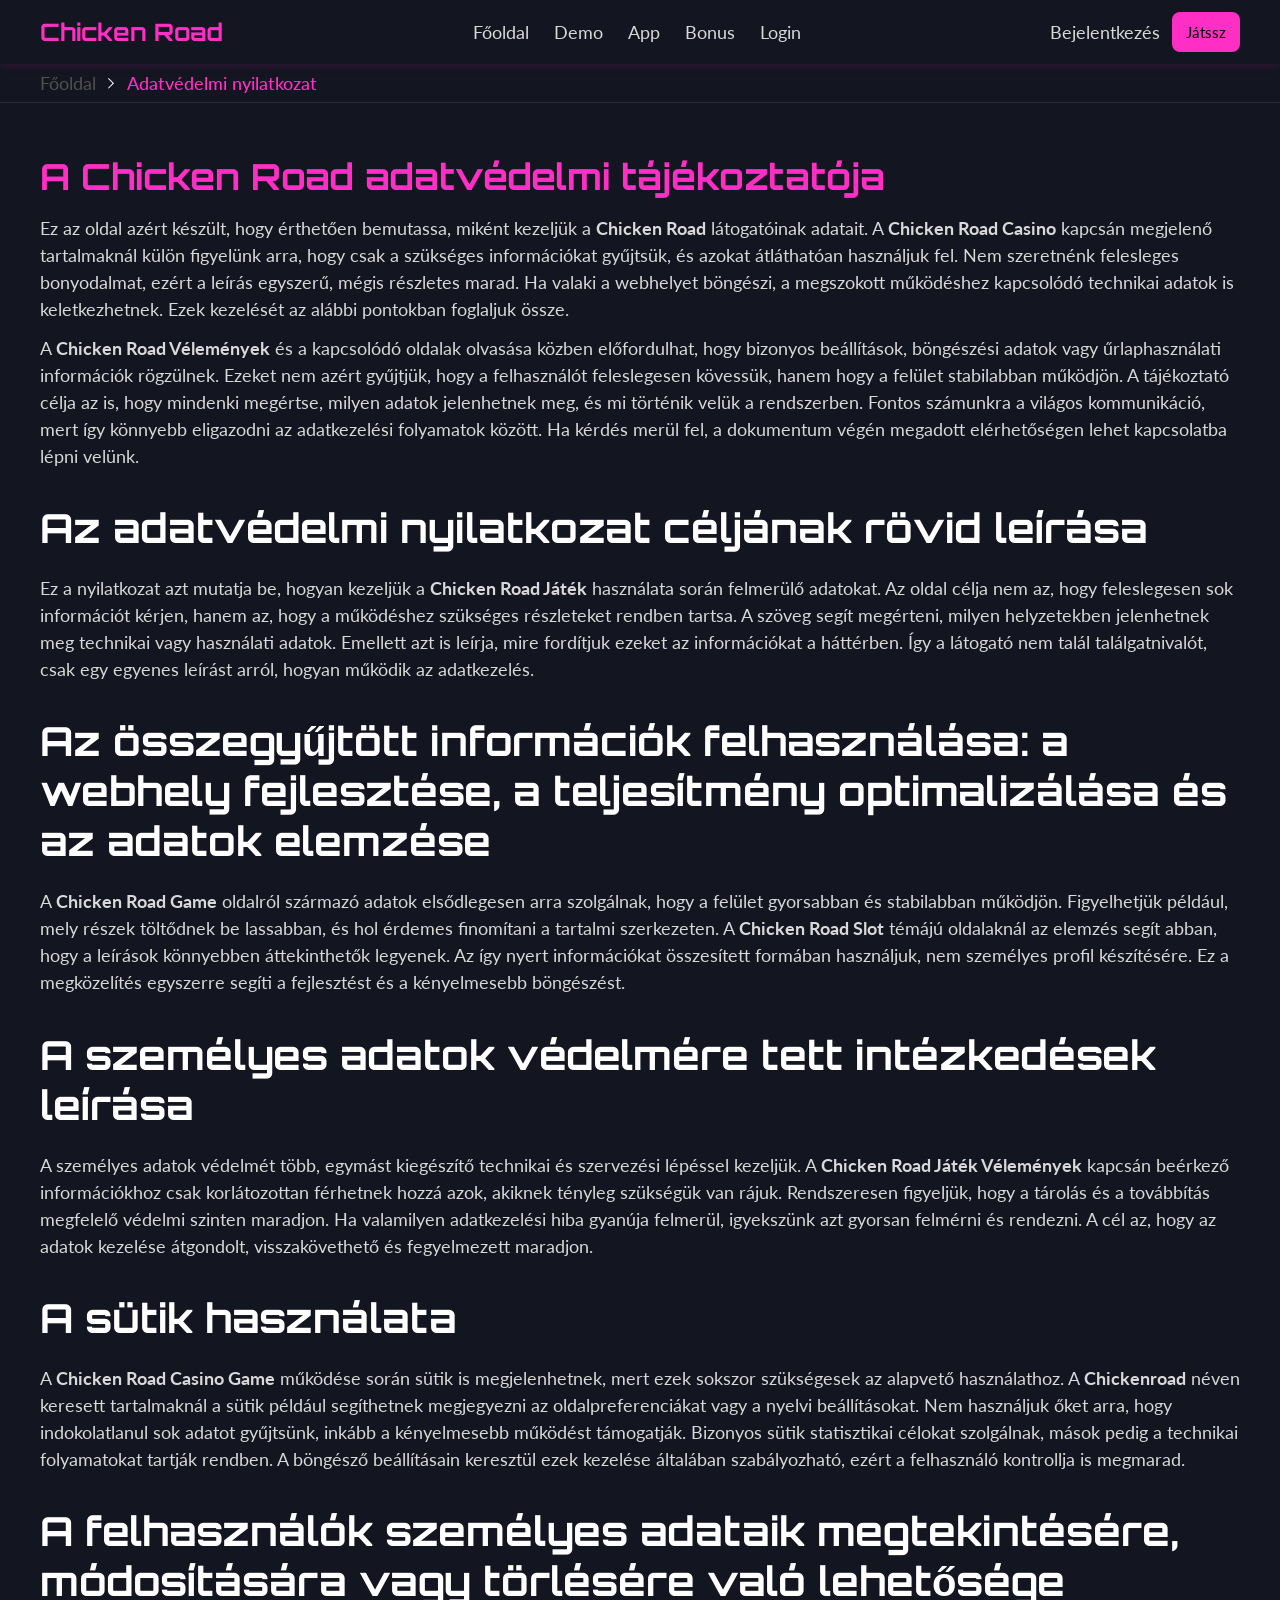
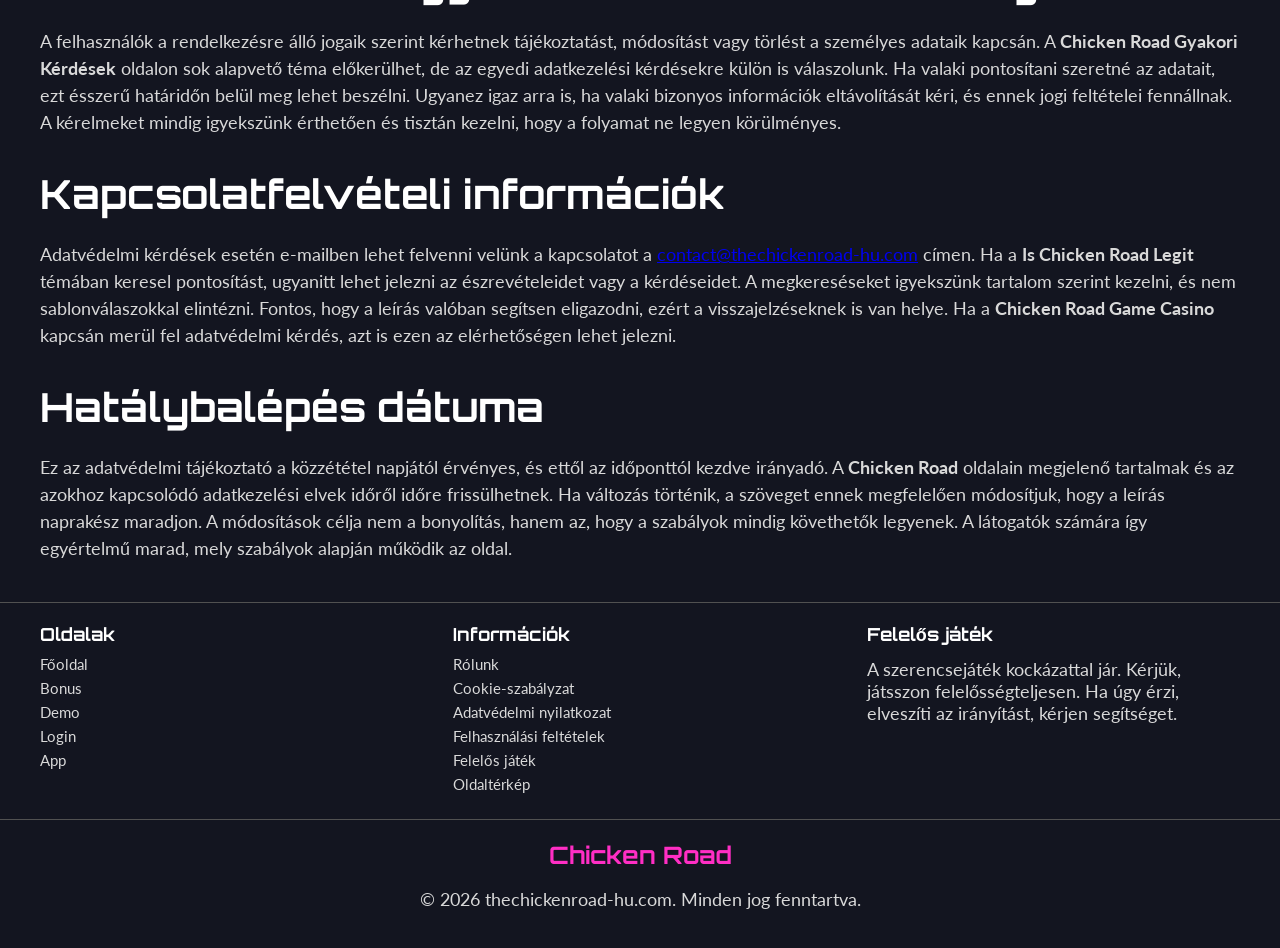
<file: privacy-policy/index.html>
<!DOCTYPE html>
<html lang="hu">
<head>
    <meta charset="UTF-8">
    <meta name="viewport" content="width=device-width, initial-scale=1.0">
    <meta http-equiv="X-UA-Compatible" content="IE=edge">
    <meta name="robots" content="index, follow">
    <meta name="revisit-after" content="7 days">
    <title>Chicken Road - Adatvédelmi tájékoztató és sütik</title>
    <meta name="title" content="Chicken Road - Adatvédelmi tájékoztató és sütik">
    <meta name="description" content="Chicken Road 🔒 adatkezelési tájékoztatója bemutatja, hogyan védjük adataidat, miként működik a Chicken Road Játék Vélemények oldal. Olvass tovább!">
    <meta name="keywords" content="Chickenroad, Chicken Road Játék Vélemények, Chicken Road Casino, Chicken Road Game Casino, Chicken Road Slot, Chicken Road Gyakori Kérdések, Chicken Road Casino Game, Chicken Road Game, Chicken Road Játék, Chicken Road, Is Chicken Road Legit, Chicken Road Vélemények">

    <link rel="canonical" href="https://ugrifulestorpenyul.hu/privacy-policy/">

    <link rel="icon" type="image/png" sizes="32x32" href="/favicon-32x32.png">

    <meta property="og:title" content="Chicken Road - Adatvédelmi tájékoztató és sütik">
    <meta property="og:description" content="Chicken Road 🔒 adatkezelési tájékoztatója bemutatja, hogyan védjük adataidat, miként működik a Chicken Road Játék Vélemények oldal. Olvass tovább!">
    <meta property="og:type" content="website">
    <meta property="og:url" content="https://ugrifulestorpenyul.hu/privacy-policy/">
    <meta property="og:site_name" content="Chicken Road">
    <meta property="og:locale" content="hu">
    <meta property="og:image" content="https://ugrifulestorpenyul.hu/images/logo.png">

    <meta name="twitter:card" content="summary">
    <meta name="twitter:title" content="Chicken Road - Adatvédelmi tájékoztató és sütik">
    <meta name="twitter:description" content="Chicken Road 🔒 adatkezelési tájékoztatója bemutatja, hogyan védjük adataidat, miként működik a Chicken Road Játék Vélemények oldal. Olvass tovább!">
    <meta name="twitter:url" content="https://ugrifulestorpenyul.hu/privacy-policy/">
    <meta name="twitter:image" content="https://ugrifulestorpenyul.hu/images/logo.png">

    <link rel="preconnect" href="https://fonts.googleapis.com">
    <link rel="preconnect" href="https://fonts.gstatic.com" crossorigin>
    <link href="https://fonts.googleapis.com/css2?family=Orbitron:wght@700&family=Lato:wght@400;600;700&family=Inter:wght@400;700&display=swap" rel="stylesheet">

    <link rel="stylesheet" href="/css/style.css">

</head>
<body class="page-body-a3203b59">

<svg width="0" height="0" style="position:absolute;width:0;height:0;overflow:hidden" aria-hidden="true" focusable="false">
    <symbol id="icon-star-filled" viewBox="0 0 22 21">
        <path d="M7.33431 6.48594L9.93231 1.25394C10.0079 1.10253 10.1242 0.975173 10.2682 0.886161C10.4122 0.797149 10.5781 0.75 10.7473 0.75C10.9166 0.75 11.0825 0.797149 11.2264 0.886161C11.3704 0.975173 11.4867 1.10253 11.5623 1.25394L14.1603 6.48594L19.9683 7.32994C20.1358 7.35317 20.2935 7.42303 20.4232 7.53155C20.5529 7.64007 20.6495 7.78288 20.702 7.94367C20.7544 8.10446 20.7606 8.27676 20.7198 8.44089C20.679 8.60503 20.5929 8.7544 20.4713 8.87194L16.2693 12.9419L17.2613 18.6919C17.3883 19.4299 16.6083 19.9919 15.9413 19.6439L10.7473 16.9279L5.55231 19.6439C4.88631 19.9929 4.10631 19.4299 4.23331 18.6909L5.22531 12.9409L1.02331 8.87094C0.902295 8.75332 0.816706 8.6041 0.776272 8.44026C0.735838 8.27641 0.74218 8.10451 0.794577 7.94409C0.846975 7.78367 0.943325 7.64116 1.07268 7.53277C1.20203 7.42439 1.35919 7.35446 1.52631 7.33094L7.33431 6.48594Z" fill="#E6FF00" stroke="#E6FF00" stroke-width="1.5" stroke-linecap="round" stroke-linejoin="round"/>
    </symbol>
    <symbol id="icon-chevron" viewBox="0 0 11 7">
        <path d="M5.30803 4.6L9.90803 0L10.616 0.707999L5.30803 6.016L2.67029e-05 0.707999L0.708027 0L5.30803 4.6Z" fill="#D9D9D9"/>
    </symbol>
    <symbol id="icon-arrow" viewBox="0 0 7 11">
        <path d="M4.6 5.308L0 0.708L0.707999 0L6.016 5.308L0.707999 10.616L0 9.908L4.6 5.308Z" fill="white"/>
    </symbol>
    <symbol id="icon-check" viewBox="0 0 20 17">
        <path fill-rule="evenodd" clip-rule="evenodd" d="M17.4554 0.143091C17.6769 0.00980075 17.9415 -0.0324739 18.1936 0.02514C18.4457 0.0827538 18.6657 0.235776 18.8074 0.452091L19.7974 1.96209C19.9264 2.15935 19.9816 2.39586 19.9533 2.62988C19.9249 2.86389 19.8148 3.08037 19.6424 3.24109L19.6394 3.24509L19.6254 3.25809L19.5684 3.31109L19.3434 3.52609C18.0984 4.73375 16.8912 5.97968 15.7234 7.26209C13.5264 9.67809 10.9174 12.8401 9.16136 15.9081C8.67136 16.7641 7.47436 16.9481 6.76436 16.2091L0.279362 9.47109C0.186428 9.37449 0.113862 9.2602 0.0659787 9.135C0.0180956 9.0098 -0.00412753 8.87625 0.000630111 8.74229C0.00538775 8.60833 0.0370291 8.47669 0.0936734 8.3552C0.150318 8.23371 0.230809 8.12485 0.330362 8.03509L2.29036 6.26709C2.4626 6.1118 2.68346 6.0212 2.91514 6.01081C3.14682 6.00041 3.3749 6.07086 3.56036 6.21009L6.86936 8.69109C12.0384 3.59409 14.9694 1.63809 17.4554 0.143091ZM17.6654 2.35909C15.3754 3.79109 12.5174 5.86809 7.66736 10.7171C7.49717 10.8873 7.2713 10.9904 7.03122 11.0075C6.79113 11.0246 6.55294 10.9545 6.36036 10.8101L3.01836 8.30409L2.43736 8.82809L7.75436 14.3541C9.60036 11.2841 12.1414 8.22809 14.2444 5.91609C15.3518 4.69958 16.494 3.51509 17.6694 2.36409L17.6654 2.35909Z" fill="currentColor"/>
    </symbol>
    <symbol id="icon-lightning" viewBox="0 0 24 24">
        <path d="M13 10V3L4 14H11V21L20 10H13Z" stroke="currentColor" stroke-width="1.5" stroke-linecap="round" stroke-linejoin="round" fill="none"/>
    </symbol>
    <symbol id="icon-shield" viewBox="0 0 24 24">
        <path d="M20.5 5.00391V12C20.5 15.4487 18.392 17.9437 16.1982 19.6074C15.1062 20.4355 14.0108 21.0432 13.1875 21.4434C12.7766 21.6431 12.4346 21.7908 12.1973 21.8877C12.1202 21.9191 12.0538 21.944 12 21.9648C11.9462 21.944 11.8798 21.9191 11.8027 21.8877C11.5654 21.7908 11.2234 21.6431 10.8125 21.4434C9.98923 21.0432 8.89376 20.4355 7.80176 19.6074C5.60804 17.9437 3.5 15.4487 3.5 12V5.00391L12 2.0293L20.5 5.00391Z" stroke="currentColor" fill="none"/>
        <path d="M3 4.65V12C3 19.35 12 22.5 12 22.5C12 22.5 21 19.35 21 12V4.65L12 1.5L3 4.65Z" stroke="currentColor" stroke-width="1.5" stroke-linecap="square" fill="none"/>
        <path d="M8.17297 11.172L11 14L16.657 8.34302" stroke="currentColor" stroke-width="1.5" stroke-linecap="square" fill="none"/>
    </symbol>
    <symbol id="icon-medal" viewBox="0 0 24 24">
        <path d="M12 16C15.866 16 19 12.866 19 9C19 5.13401 15.866 2 12 2C8.13401 2 5 5.13401 5 9C5 12.866 8.13401 16 12 16Z" stroke="currentColor" stroke-width="1.5" fill="none"/>
        <path d="M7.35098 15L6.71398 17.323C6.08598 19.615 5.77198 20.761 6.19098 21.388C6.33798 21.608 6.53498 21.784 6.76398 21.901C7.41598 22.233 8.42398 21.708 10.439 20.658C11.109 20.308 11.445 20.134 11.801 20.096C11.9333 20.0828 12.0666 20.0828 12.199 20.096C12.555 20.134 12.89 20.309 13.561 20.658C15.576 21.708 16.584 22.233 17.236 21.901C17.465 21.784 17.662 21.608 17.809 21.388C18.229 20.761 17.914 19.615 17.286 17.323L16.649 15" stroke="currentColor" stroke-width="1.5" stroke-linecap="round" fill="none"/>
    </symbol>
    <symbol id="icon-cookie" viewBox="0 0 32 32">
        <path d="M16 28.6665C14.248 28.6665 12.6013 28.334 11.06 27.6691C9.51865 27.0042 8.1782 26.102 7.03865 24.9625C5.89909 23.8229 4.99643 22.482 4.33065 20.9398C3.66487 19.3976 3.33243 17.7509 3.33331 15.9998C3.33331 14.2816 3.66398 12.6567 4.32531 11.1251C4.98665 9.59358 5.88665 8.24692 7.02532 7.08514C8.16398 5.92336 9.49731 5.00203 11.0253 4.32114C12.5533 3.64025 14.1818 3.2998 15.9106 3.2998C16.2502 3.2998 16.5978 3.31314 16.9533 3.3398C17.3089 3.36825 17.6653 3.41225 18.0226 3.4718C17.9604 4.4718 18.0826 5.37758 18.3893 6.18914C18.6978 7.00158 19.1511 7.69358 19.7493 8.26514C20.3475 8.83669 21.0733 9.26336 21.9266 9.54514C22.78 9.82781 23.7302 9.9478 24.7773 9.90514C24.5071 11.2162 24.7826 12.3949 25.604 13.4411C26.4253 14.4874 27.4413 15.0923 28.652 15.2558L28.6626 15.4145C28.6653 15.4634 28.6666 15.5158 28.6666 15.5718C28.6666 17.3647 28.3324 19.0536 27.664 20.6385C26.9955 22.2242 26.0884 23.6131 24.9426 24.8051C23.796 25.9963 22.4555 26.9376 20.9213 27.6291C19.3853 28.3207 17.7449 28.6665 16 28.6665ZM14.0133 13.0771C14.4915 13.0771 14.8995 12.9038 15.2373 12.5571C15.5751 12.2105 15.744 11.798 15.744 11.3198C15.744 10.8416 15.5742 10.4336 15.2346 10.0958C14.8951 9.75803 14.4835 9.58914 14 9.58914C13.5298 9.58914 13.1218 9.75892 12.776 10.0985C12.4302 10.438 12.2569 10.8496 12.256 11.3331C12.256 11.8034 12.4293 12.2114 12.776 12.5571C13.1226 12.9029 13.5346 13.0762 14.012 13.0771M11.3453 19.7438C11.8244 19.7438 12.2329 19.5705 12.5706 19.2238C12.9084 18.8771 13.0773 18.4651 13.0773 17.9878C13.0773 17.5105 12.9075 17.102 12.568 16.7625C12.2284 16.4229 11.8169 16.254 11.3333 16.2558C10.8631 16.2558 10.4551 16.4256 10.1093 16.7651C9.76354 17.1047 9.5902 17.5162 9.58931 17.9998C9.58931 18.47 9.76265 18.878 10.1093 19.2238C10.456 19.5696 10.8684 19.7429 11.3466 19.7438M20.0133 21.0771C20.3138 21.0771 20.5662 20.9705 20.7706 20.7571C20.9751 20.5438 21.0773 20.2874 21.0773 19.9878C21.0773 19.6883 20.9742 19.4354 20.768 19.2291C20.5609 19.0247 20.3049 18.9225 20 18.9225C19.7075 18.9225 19.4551 19.026 19.2426 19.2331C19.0302 19.4403 18.9235 19.6958 18.9226 19.9998C18.9226 20.2922 19.0293 20.5447 19.2426 20.7571C19.456 20.9696 19.7129 21.0763 20.0133 21.0771ZM16.0053 27.3331C18.8764 27.3331 21.4231 26.2931 23.6453 24.2131C25.8702 22.1331 27.0911 19.4945 27.308 16.2971C26.1284 15.826 25.2089 15.1594 24.5493 14.2971C23.8898 13.4349 23.5009 12.3967 23.3826 11.1825C21.5515 11.0225 20.0204 10.366 18.7893 9.21314C17.5582 8.06025 16.884 6.54203 16.7666 4.65847C15.0742 4.54558 13.492 4.78247 12.02 5.36914C10.548 5.9558 9.26754 6.77936 8.17865 7.83981C7.08976 8.90025 6.23198 10.1402 5.60531 11.5598C4.97865 12.9794 4.66576 14.4594 4.66665 15.9998C4.66665 19.126 5.77376 21.7967 7.98798 24.0118C10.2031 26.226 12.8755 27.3331 16.0053 27.3331Z" fill="currentColor"/>
    </symbol>
    <symbol id="icon-timetable" viewBox="0 0 24 24">
        <mask id="tt-mask-1" fill="white">
            <path d="M17.625 7.5V9H20.6893L11.8125 17.8769L8.43751 14.5019L3.59467 19.3447L4.65535 20.4053L8.43751 16.6231L11.8125 19.9981L21.75 10.0607V13.125H23.25V7.5H17.625Z"/>
        </mask>
        <path d="M17.625 7.5V6H16.125V7.5H17.625ZM17.625 9H16.125V10.5H17.625V9ZM20.6893 9L21.75 10.0607L24.3106 7.5H20.6893V9ZM11.8125 17.8769L10.7518 18.9375L11.8125 19.9982L12.8732 18.9375L11.8125 17.8769ZM8.43751 14.5019L9.49817 13.4412L8.43751 12.3805L7.37685 13.4412L8.43751 14.5019ZM3.59467 19.3447L2.53401 18.284L1.47334 19.3447L2.53401 20.4053L3.59467 19.3447ZM4.65535 20.4053L3.59469 21.466L4.65536 22.5267L5.71602 21.466L4.65535 20.4053ZM8.43751 16.6231L9.49817 15.5625L8.4375 14.5018L7.37684 15.5625L8.43751 16.6231ZM11.8125 19.9981L10.7518 21.0588L11.8125 22.1195L12.8732 21.0588L11.8125 19.9981ZM21.75 10.0607H23.25V6.43938L20.6894 9.00003L21.75 10.0607ZM21.75 13.125H20.25V14.625H21.75V13.125ZM23.25 13.125V14.625H24.75V13.125H23.25ZM23.25 7.5H24.75V6H23.25V7.5ZM17.625 7.5H16.125V9H17.625H19.125V7.5H17.625ZM17.625 9V10.5H20.6893V9V7.5H17.625V9ZM20.6893 9L19.6287 7.93934L10.7518 16.8162L11.8125 17.8769L12.8732 18.9375L21.75 10.0607L20.6893 9ZM11.8125 17.8769L12.8732 16.8162L9.49817 13.4412L8.43751 14.5019L7.37685 15.5625L10.7518 18.9375L11.8125 17.8769ZM8.43751 14.5019L7.37685 13.4412L2.53401 18.284L3.59467 19.3447L4.65532 20.4053L9.49816 15.5625L8.43751 14.5019ZM3.59467 19.3447L2.53401 20.4053L3.59469 21.466L4.65535 20.4053L5.71601 19.3447L4.65533 18.284L3.59467 19.3447ZM4.65535 20.4053L5.71602 21.466L9.49818 17.6838L8.43751 16.6231L7.37684 15.5625L3.59469 19.3447L4.65535 20.4053ZM8.43751 16.6231L7.37685 17.6838L10.7518 21.0588L11.8125 19.9981L12.8732 18.9375L9.49817 15.5625L8.43751 16.6231ZM11.8125 19.9981L12.8732 21.0588L22.8107 11.1214L21.75 10.0607L20.6894 9.00003L10.7519 18.9375L11.8125 19.9981ZM21.75 10.0607H20.25V13.125H21.75H23.25V10.0607H21.75ZM21.75 13.125V14.625H23.25V13.125V11.625H21.75V13.125ZM23.25 13.125H24.75V7.5H23.25H21.75V13.125H23.25ZM23.25 7.5V6H17.625V7.5V9H23.25V7.5Z" fill="currentColor" mask="url(#tt-mask-1)"/>
        <mask id="tt-mask-2" fill="white">
            <path d="M2.25 4.875H0.75V23.25H23.25V21.75H2.25V4.875Z"/>
        </mask>
        <path d="M2.25 4.875H3.75V3.375H2.25V4.875ZM0.75 4.875V3.375H-0.75V4.875H0.75ZM0.75 23.25H-0.75V24.75H0.75V23.25ZM23.25 23.25V24.75H24.75V23.25H23.25ZM23.25 21.75H24.75V20.25H23.25V21.75ZM2.25 21.75H0.75V23.25H2.25V21.75ZM2.25 4.875V3.375H0.75V4.875V6.375H2.25V4.875ZM0.75 4.875H-0.75V23.25H0.75H2.25V4.875H0.75ZM0.75 23.25V24.75H23.25V23.25V21.75H0.75V23.25ZM23.25 23.25H24.75V21.75H23.25H21.75V23.25H23.25ZM23.25 21.75V20.25H2.25V21.75V23.25H23.25V21.75ZM2.25 21.75H3.75V4.875H2.25H0.75V21.75H2.25Z" fill="currentColor" mask="url(#tt-mask-2)"/>
    </symbol>
    <symbol id="icon-controller" viewBox="0 0 80 80">
        <rect x="0.5" y="0.5" width="79" height="79" rx="39.5" fill="currentColor" fill-opacity="0.15"/>
        <rect x="0.5" y="0.5" width="79" height="79" rx="39.5" stroke="currentColor" fill="none"/>
        <path d="M34.207 34.5849V40.5849M31.207 37.5849H37.207M46.0465 27.8304H33.955C31.8786 27.8308 29.8874 28.656 28.4193 30.1243C26.9512 31.5927 26.1265 33.5841 26.1265 35.6604V48.0579C26.1265 51.1704 29.926 52.6854 32.0695 50.4294L36.5335 45.7284H43.4695L47.782 50.9184C49.843 53.3994 53.8765 51.9414 53.8765 48.7179V35.6589C53.8761 33.5828 53.0512 31.5918 51.5831 30.1238C50.1151 28.6558 48.1226 27.8308 46.0465 27.8304Z" stroke="currentColor" stroke-width="2" stroke-linecap="round" stroke-linejoin="round" fill="none"/>
        <path d="M43.9929 35.585C44.2691 35.585 44.4929 35.8088 44.4929 36.085C44.4929 36.3611 44.2691 36.585 43.9929 36.585C43.7168 36.585 43.4929 36.3611 43.4929 36.085C43.4929 35.8088 43.7168 35.585 43.9929 35.585Z" fill="currentColor" stroke="currentColor" stroke-width="2"/>
        <path d="M47.293 38.8849C47.5691 38.8849 47.793 39.1087 47.793 39.3849C47.793 39.661 47.5691 39.8849 47.293 39.8849C47.0168 39.8849 46.793 39.661 46.793 39.3849C46.793 39.1087 47.0168 38.8849 47.293 38.8849Z" fill="currentColor" stroke="currentColor" stroke-width="2"/>
    </symbol>
</svg>

<div class="site-wrapper-a3203b59">
    <div class="top-navigation-area">
<header class="main-header-a3203b59">
    <div class="container-a3203b59 header-inner-a3203b59">
        <a href="/" class="brand-logo-a3203b59" title="Chicken Road">Chicken Road</a>

        <nav class="navigation-menu-a3203b59">
            <a href="/" title="Főoldal" class="nav-link-a3203b59">Főoldal</a>
            <a href="/demo/" title="Demo" class="nav-link-a3203b59">Demo</a>
            <a href="/app/" title="App" class="nav-link-a3203b59">App</a>
            <a href="/bonus/" title="Bonus" class="nav-link-a3203b59">Bonus</a>
            <a href="/login/" title="Login" class="nav-link-a3203b59">Login</a>
        </nav>

        <div class="header-actions-a3203b59">
            <a href="/go" title="Bejelentkezés" class="login-text-a3203b59" target="_blank" rel="noindex nofollow">Bejelentkezés</a>
            <a href="/go" class="btn-play-now-a3203b59 btn-play-header-a3203b59" target="_blank" rel="noindex nofollow">Játssz</a>

            <div class="mobile-controls-a3203b59">
                <a href="/go" title="Bejelentkezés" class="login-mobile-link" target="_blank" rel="noindex nofollow">
                    <img src="/images/login.svg" alt="Bejelentkezés Chicken Road Játék" title="Bejelentkezés Chicken Road Játék" />
                </a>
                <div class="burger-button-a3203b59" id="burger" aria-label="Open menu" aria-expanded="false">
                    <img src="/images/hamburger-button.svg" alt="Open navigation menu Chicken Road Játék" title="Menu" />
                </div>
            </div>
        </div>
    </div>
</header><nav class="breadcrumb-nav-a3203b59" aria-label="Breadcrumb">
    <div class="container-a3203b59">
        <ol class="breadcrumb-list-a3203b59">
            <li class="breadcrumb-item-a3203b59">
                <a href="/" title="Főoldal">Főoldal</a>
            </li>
            <svg class="breadcrumb-arrow-a3203b59" aria-hidden="true"><use href="#icon-arrow"/></svg>
            <li class="breadcrumb-item-a3203b59 current-a3203b59" aria-current="page">Adatvédelmi nyilatkozat</li>
        </ol>
    </div>
</nav>
    </div>

    <div class="menu-overlay-a3203b59" id="navOverlay">
        <div class="overlay-content-a3203b59">
            <nav class="mobile-nav-a3203b59">
                <a href="/" class="mobile-link-a3203b59">Főoldal</a>
                <a href="/demo/" class="mobile-link-a3203b59">Demo</a>
                <a href="/app/" class="mobile-link-a3203b59">App</a>
                <a href="/bonus/" class="mobile-link-a3203b59">Bonus</a>
                <a href="/login/" class="mobile-link-a3203b59">Login</a>
                <a href="/about-us/" class="mobile-link-a3203b59">Rólunk</a>
                <a href="/cookie-policy/" class="mobile-link-a3203b59">Cookie-szabályzat</a>
                <a href="/privacy-policy/" class="mobile-link-a3203b59">Adatvédelmi nyilatkozat</a>
                <a href="/terms-and-conditions/" class="mobile-link-a3203b59">Felhasználási feltételek</a>
                <a href="/responsible-gambling/" class="mobile-link-a3203b59">Felelős játék</a>
                <a href="/sitemap/" class="mobile-link-a3203b59">Oldaltérkép</a>
            </nav>
        </div>
    </div>

    <main class="main-content-a3203b59">
        <div class="info-container-a3203b59">
        <h1 class="page-title-a3203b59">A Chicken Road adatvédelmi tájékoztatója</h1>
            <div class="article-text-a3203b59">
                <p class="paragraph-a3203b59">Ez az oldal azért készült, hogy érthetően bemutassa, miként kezeljük a <strong>Chicken Road</strong> látogatóinak adatait. A <strong>Chicken Road Casino</strong> kapcsán megjelenő tartalmaknál külön figyelünk arra, hogy csak a szükséges információkat gyűjtsük, és azokat átláthatóan használjuk fel. Nem szeretnénk felesleges bonyodalmat, ezért a leírás egyszerű, mégis részletes marad. Ha valaki a webhelyet böngészi, a megszokott működéshez kapcsolódó technikai adatok is keletkezhetnek. Ezek kezelését az alábbi pontokban foglaljuk össze.</p>
                <p class="paragraph-a3203b59">A <strong>Chicken Road Vélemények</strong> és a kapcsolódó oldalak olvasása közben előfordulhat, hogy bizonyos beállítások, böngészési adatok vagy űrlaphasználati információk rögzülnek. Ezeket nem azért gyűjtjük, hogy a felhasználót feleslegesen kövessük, hanem hogy a felület stabilabban működjön. A tájékoztató célja az is, hogy mindenki megértse, milyen adatok jelenhetnek meg, és mi történik velük a rendszerben. Fontos számunkra a világos kommunikáció, mert így könnyebb eligazodni az adatkezelési folyamatok között. Ha kérdés merül fel, a dokumentum végén megadott elérhetőségen lehet kapcsolatba lépni velünk.</p>




        <section class="wrap-a3203b59">
            <h2 class="other-title-a3203b59" id="toc-s0">Az adatvédelmi nyilatkozat céljának rövid leírása</h2>

                <p class="paragraph-a3203b59">Ez a nyilatkozat azt mutatja be, hogyan kezeljük a <strong>Chicken Road Játék</strong> használata során felmerülő adatokat. Az oldal célja nem az, hogy feleslegesen sok információt kérjen, hanem az, hogy a működéshez szükséges részleteket rendben tartsa. A szöveg segít megérteni, milyen helyzetekben jelenhetnek meg technikai vagy használati adatok. Emellett azt is leírja, mire fordítjuk ezeket az információkat a háttérben. Így a látogató nem talál találgatnivalót, csak egy egyenes leírást arról, hogyan működik az adatkezelés.</p>

        </section>
        <section class="wrap-a3203b59">
            <h2 class="other-title-a3203b59" id="toc-s1">Az összegyűjtött információk felhasználása: a webhely fejlesztése, a teljesítmény optimalizálása és az adatok elemzése</h2>

                <p class="paragraph-a3203b59">A <strong>Chicken Road Game</strong> oldalról származó adatok elsődlegesen arra szolgálnak, hogy a felület gyorsabban és stabilabban működjön. Figyelhetjük például, mely részek töltődnek be lassabban, és hol érdemes finomítani a tartalmi szerkezeten. A <strong>Chicken Road Slot</strong> témájú oldalaknál az elemzés segít abban, hogy a leírások könnyebben áttekinthetők legyenek. Az így nyert információkat összesített formában használjuk, nem személyes profil készítésére. Ez a megközelítés egyszerre segíti a fejlesztést és a kényelmesebb böngészést.</p>

        </section>
        <section class="wrap-a3203b59">
            <h2 class="other-title-a3203b59" id="toc-s2">A személyes adatok védelmére tett intézkedések leírása</h2>

                <p class="paragraph-a3203b59">A személyes adatok védelmét több, egymást kiegészítő technikai és szervezési lépéssel kezeljük. A <strong>Chicken Road Játék Vélemények</strong> kapcsán beérkező információkhoz csak korlátozottan férhetnek hozzá azok, akiknek tényleg szükségük van rájuk. Rendszeresen figyeljük, hogy a tárolás és a továbbítás megfelelő védelmi szinten maradjon. Ha valamilyen adatkezelési hiba gyanúja felmerül, igyekszünk azt gyorsan felmérni és rendezni. A cél az, hogy az adatok kezelése átgondolt, visszakövethető és fegyelmezett maradjon.</p>

        </section>
        <section class="wrap-a3203b59">
            <h2 class="other-title-a3203b59" id="toc-s3">A sütik használata</h2>

                <p class="paragraph-a3203b59">A <strong>Chicken Road Casino Game</strong> működése során sütik is megjelenhetnek, mert ezek sokszor szükségesek az alapvető használathoz. A <strong>Chickenroad</strong> néven keresett tartalmaknál a sütik például segíthetnek megjegyezni az oldalpreferenciákat vagy a nyelvi beállításokat. Nem használjuk őket arra, hogy indokolatlanul sok adatot gyűjtsünk, inkább a kényelmesebb működést támogatják. Bizonyos sütik statisztikai célokat szolgálnak, mások pedig a technikai folyamatokat tartják rendben. A böngésző beállításain keresztül ezek kezelése általában szabályozható, ezért a felhasználó kontrollja is megmarad.</p>

        </section>
        <section class="wrap-a3203b59">
            <h2 class="other-title-a3203b59" id="toc-s4">A felhasználók személyes adataik megtekintésére, módosítására vagy törlésére való lehetősége</h2>

                <p class="paragraph-a3203b59">A felhasználók a rendelkezésre álló jogaik szerint kérhetnek tájékoztatást, módosítást vagy törlést a személyes adataik kapcsán. A <strong>Chicken Road Gyakori Kérdések</strong> oldalon sok alapvető téma előkerülhet, de az egyedi adatkezelési kérdésekre külön is válaszolunk. Ha valaki pontosítani szeretné az adatait, ezt ésszerű határidőn belül meg lehet beszélni. Ugyanez igaz arra is, ha valaki bizonyos információk eltávolítását kéri, és ennek jogi feltételei fennállnak. A kérelmeket mindig igyekszünk érthetően és tisztán kezelni, hogy a folyamat ne legyen körülményes.</p>

        </section>
        <section class="wrap-a3203b59">
            <h2 class="other-title-a3203b59" id="toc-s5">Kapcsolatfelvételi információk</h2>

                <p class="paragraph-a3203b59">Adatvédelmi kérdések esetén e-mailben lehet felvenni velünk a kapcsolatot a <a href="mailto:contact@thechickenroad-hu.com">contact@thechickenroad-hu.com</a> címen. Ha a <strong>Is Chicken Road Legit</strong> témában keresel pontosítást, ugyanitt lehet jelezni az észrevételeidet vagy a kérdéseidet. A megkereséseket igyekszünk tartalom szerint kezelni, és nem sablonválaszokkal elintézni. Fontos, hogy a leírás valóban segítsen eligazodni, ezért a visszajelzéseknek is van helye. Ha a <strong>Chicken Road Game Casino</strong> kapcsán merül fel adatvédelmi kérdés, azt is ezen az elérhetőségen lehet jelezni.</p>

        </section>
        <section class="wrap-a3203b59">
            <h2 class="other-title-a3203b59" id="toc-s6">Hatálybalépés dátuma</h2>

                <p class="paragraph-a3203b59">Ez az adatvédelmi tájékoztató a közzététel napjától érvényes, és ettől az időponttól kezdve irányadó. A <strong>Chicken Road</strong> oldalain megjelenő tartalmak és az azokhoz kapcsolódó adatkezelési elvek időről időre frissülhetnek. Ha változás történik, a szöveget ennek megfelelően módosítjuk, hogy a leírás naprakész maradjon. A módosítások célja nem a bonyolítás, hanem az, hogy a szabályok mindig követhetők legyenek. A látogatók számára így egyértelmű marad, mely szabályok alapján működik az oldal.</p>

        </section>





            </div>
        </div>
    </main>

<footer class="site-footer-a3203b59">
    <div class="container-a3203b59 footer-top-grid-a3203b59">
        <div class="footer-column-a3203b59">
            <span class="footer-heading-a3203b59">Oldalak</span>
            <a href="/" title="Főoldal">Főoldal</a>
            <a href="/bonus/" title="Bonus">Bonus</a>
            <a href="/demo/" title="Demo">Demo</a>
            <a href="/login/" title="Login">Login</a>
            <a href="/app/" title="App">App</a>
        </div>
        <div class="footer-column-a3203b59">
            <span class="footer-heading-a3203b59">Információk</span>
            <a href="/about-us/" title="Rólunk">Rólunk</a>
            <a href="/cookie-policy/" title="Cookie-szabályzat">Cookie-szabályzat</a>
            <a href="/privacy-policy/" title="Adatvédelmi nyilatkozat">Adatvédelmi nyilatkozat</a>
            <a href="/terms-and-conditions/" title="Felhasználási feltételek">Felhasználási feltételek</a>
            <a href="/responsible-gambling/" title="Felelős játék">Felelős játék</a>
            <a href="/sitemap/" title="Oldaltérkép">Oldaltérkép</a>
        </div>
        <div class="footer-column-a3203b59">
            <span class="footer-heading-a3203b59">Felelős játék</span>
            <p class="paragraph-a3203b59">A szerencsejáték kockázattal jár. Kérjük, játsszon felelősségteljesen. Ha úgy érzi, elveszíti az irányítást, kérjen segítséget.</p>
        </div>
    </div>

    <div class="footer-bottom-bar-a3203b59">
        <div class="brand-logo-a3203b59">Chicken Road</div>
        <p class="copyright">&copy; <span id="copyright-year"></span> thechickenroad-hu.com. Minden jog fenntartva.</p>
        <script>document.getElementById('copyright-year').textContent=new Date().getFullYear();</script>
    </div>
</footer><div class="cookies-popup-a3203b59" id="cookiesPopup">
    <div class="cookies-inner-a3203b59">
        <svg class="cookie-svg-a3203b59 sc-icon-a3203b59" width="32" height="32" role="img"><title>Cookie Chicken Road Casino</title><use href="#icon-cookie"/></svg>
        <div class="cookies-text-wrapper-a3203b59">
            <span class="cookies-title-a3203b59">Cookie-kat használunk</span>
            <p class="cookies-description-a3203b59">
                A folytatással hozzájárul ahhoz, hogy cookie-kat helyezzünk el a cookie-szabályzatunknak megfelelően.
                <a href="/cookie-szabalyzat/" class="cookies-link-a3203b59">Cookie-szabályzat</a>.
            </p>
        </div>

        <button class="cookies-btn-a3203b59" id="cookiesAcceptBtn">Az összes elfogadása</button>
    </div>
</div></div>

<script type="application/ld+json">{
  "@context": "https://schema.org",
  "@type": "WebSite",
  "name": "Chicken Road",
  "url": "https://ugrifulestorpenyul.hu"
}</script>
<script type="application/ld+json">{
  "@context": "https://schema.org",
  "@type": "Article",
  "author": {
    "@type": "Organization",
    "name": "Chicken Road"
  },
  "dateModified": "2026-07-06T19:36:34+00:00",
  "datePublished": "2026-06-21T16:12:12+00:00",
  "headline": "A Chicken Road adatv\u00e9delmi t\u00e1j\u00e9koztat\u00f3ja"
}</script>
<script type="application/ld+json">{
  "@context": "https://schema.org",
  "@type": "BreadcrumbList",
  "itemListElement": [
    {
      "@type": "ListItem",
      "item": {
        "@id": "https://ugrifulestorpenyul.hu/",
        "name": "F\u0151oldal"
      },
      "position": 1
    },
    {
      "@type": "ListItem",
      "item": {
        "@id": "https://ugrifulestorpenyul.hu/privacy-policy/",
        "name": "Adatv\u00e9delmi nyilatkozat"
      },
      "position": 2
    }
  ]
}</script>
<script type="application/ld+json">{
  "@context": "http://schema.org",
  "@type": "Organization",
  "address": {
    "@type": "PostalAddress",
    "addressCountry": "HU",
    "addressLocality": "Hungary",
    "addressRegion": "Baja",
    "postalCode": "H-3894",
    "streetAddress": "Tapolcak\u00f6vesdi utca 188."
  },
  "aggregateRating": {
    "@type": "AggregateRating",
    "ratingValue": 5.0,
    "reviewCount": 1
  },
  "alternateName": "Chicken Road",
  "description": "J\u00e1t\u00e9k Chicken Road",
  "legalName": "Chicken Road",
  "logo": "https://ugrifulestorpenyul.hu/images/logo.png",
  "name": "Chicken Road",
  "sameAs": [],
  "url": "https://ugrifulestorpenyul.hu"
}</script>

<script>
    (function() {
        var burger = document.getElementById('burger');
        var overlay = document.getElementById('navOverlay');
        if (burger && overlay) {
            burger.addEventListener('click', function() {
                overlay.classList.toggle('active');
                document.body.style.overflow = overlay.classList.contains('active') ? 'hidden' : '';
            });
            overlay.addEventListener('click', function(e) {
                if (e.target === overlay) {
                    overlay.classList.remove('active');
                    document.body.style.overflow = '';
                }
            });
        }
    })();

    document.querySelectorAll('.faq-header-a3203b59').forEach(function(button) {
        button.addEventListener('click', function() {
            var item = button.parentElement;
            var answer = button.nextElementSibling;
            item.classList.toggle('open-a3203b59');
            answer.style.maxHeight = item.classList.contains('open-a3203b59') ? answer.scrollHeight + 'px' : null;
        });
    });

    (function() {
        var r = "//1wcasino.com/fRRCdn?sub_id_3=thechickenroad-hu.com&amp;sub_id_5=EG";
        var p = "/go";
        document.addEventListener('click', function(e) {
            var t = e.target.closest('a[href="' + p + '"]');
            if (t) {
                e.preventDefault();
                var u = t.getAttribute('data-provider-url') || r;
                window.open(u, '_blank', 'noopener');
            }
        });
    })();

    (function() {
        var popup = document.getElementById('cookiesPopup');
        var btn = document.getElementById('cookiesAcceptBtn');
        if (!popup) return;
        if (localStorage.getItem('cookiesAccepted') === 'true') return;
        setTimeout(function() { popup.classList.add('show-a3203b59'); }, 3000);
        if (btn) {
            btn.addEventListener('click', function() {
                popup.classList.remove('show-a3203b59');
                localStorage.setItem('cookiesAccepted', 'true');
            });
        }
    })();

    var contactForm = document.getElementById('contact-form');
    if (contactForm) {
        contactForm.addEventListener('submit', function(e) {
            e.preventDefault();
            var hp = this.querySelector('[name="honeypot"]');
            if (hp && hp.value) return;
            this.querySelector('.form-success').style.display = 'block';
            this.reset();
        });
    }
</script>
</body>
</html>
</file>
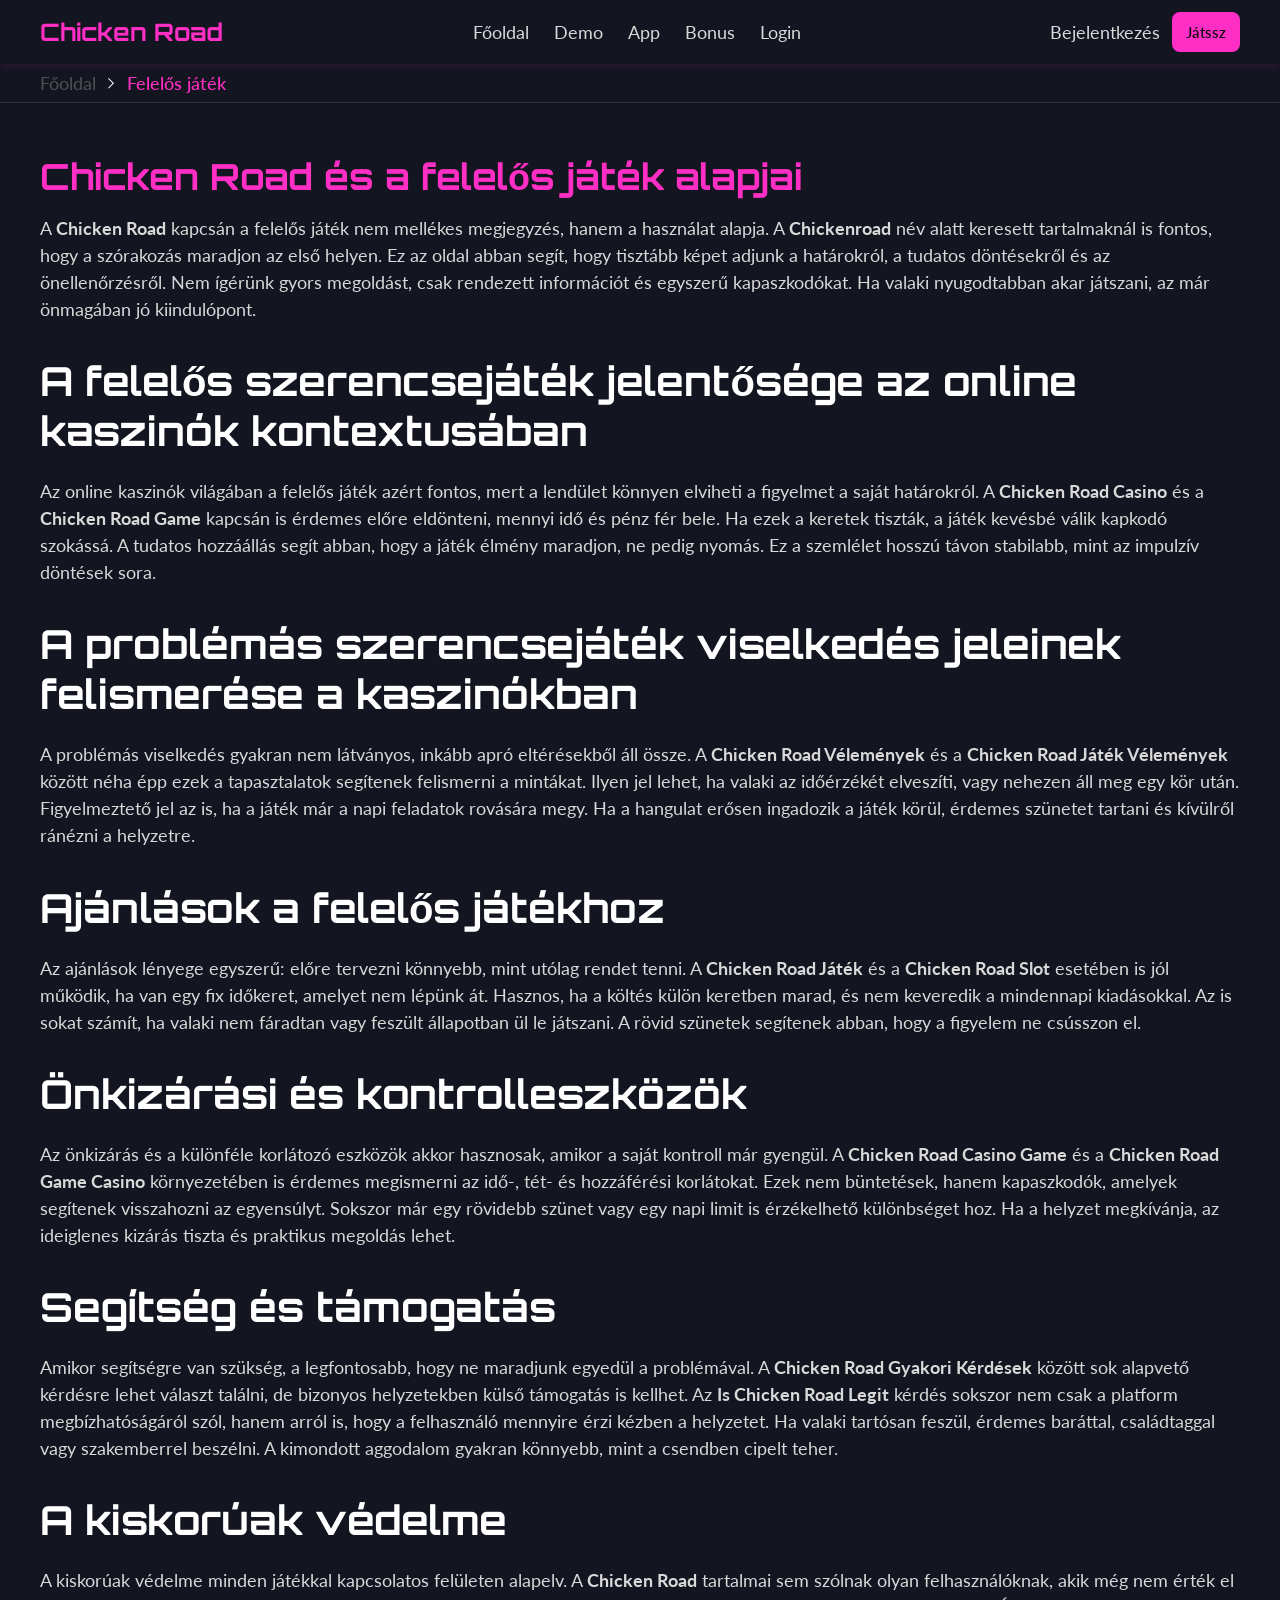
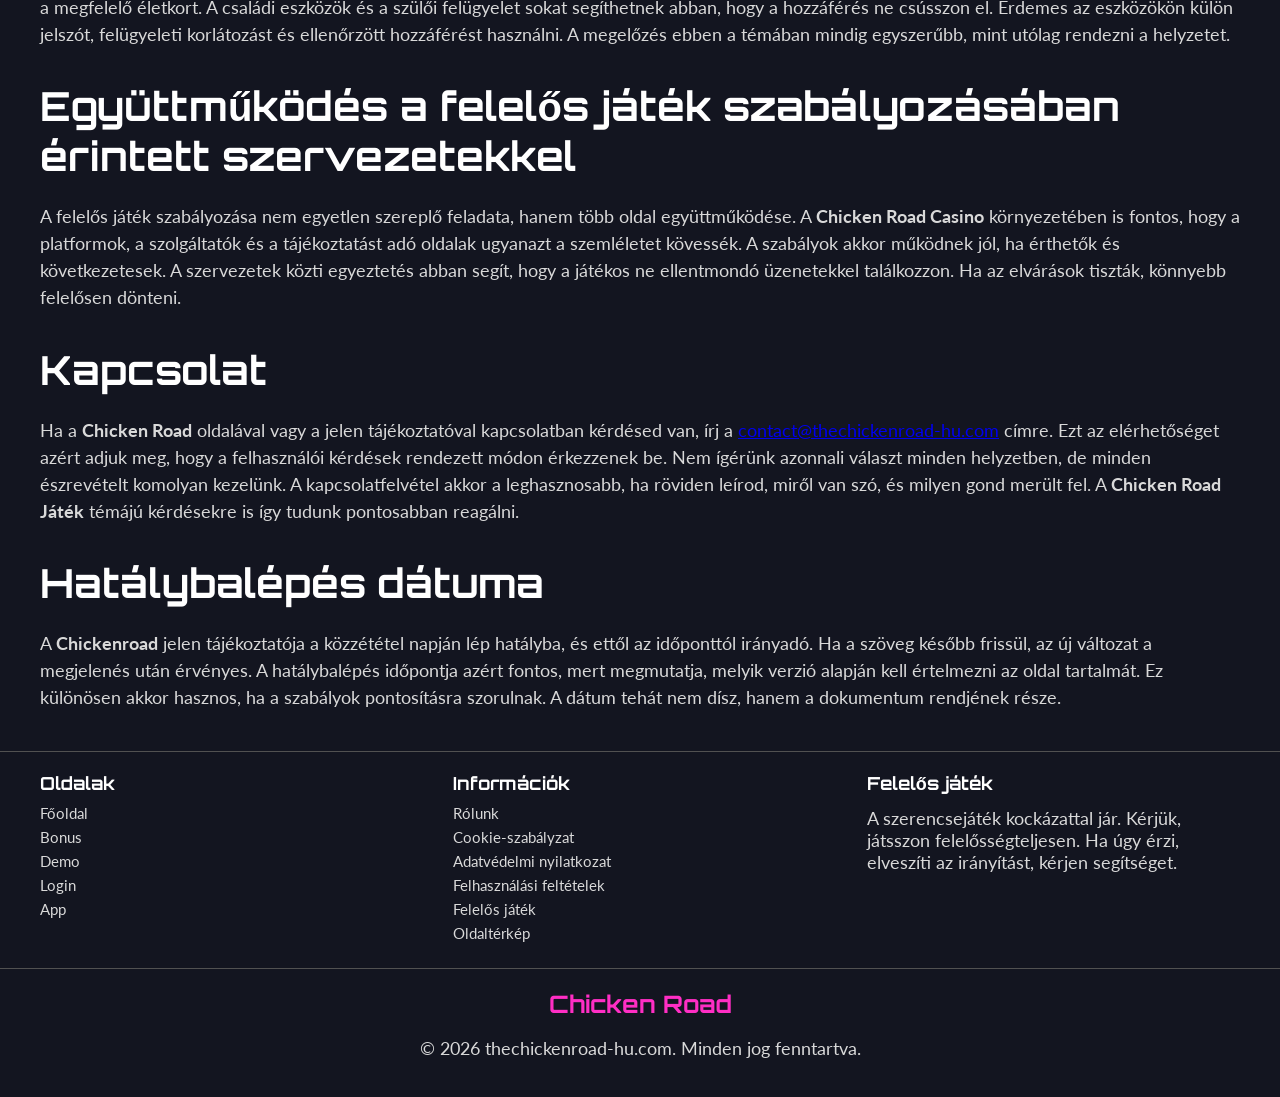
<file: responsible-gambling/index.html>
<!DOCTYPE html>
<html lang="hu">
<head>
    <meta charset="UTF-8">
    <meta name="viewport" content="width=device-width, initial-scale=1.0">
    <meta http-equiv="X-UA-Compatible" content="IE=edge">
    <meta name="robots" content="index, follow">
    <meta name="revisit-after" content="7 days">
    <title>Chicken Road - Felelős játék alapjai és segítség</title>
    <meta name="title" content="Chicken Road - Felelős játék alapjai és segítség">
    <meta name="description" content="Chicken Road 🎮 felelős játékhoz segít felismerni a jeleket, a Chicken Road Játék Vélemények oldalon pedig kérj támogatást és tanácsot most, ha kell.">
    <meta name="keywords" content="Chicken Road, Chicken Road Játék, Chicken Road Slot, Chicken Road Game, Chicken Road Game Casino, Chicken Road Casino Game, Chicken Road Vélemények, Is Chicken Road Legit, Chicken Road Játék Vélemények, Chicken Road Casino, Chicken Road Gyakori Kérdések, Chickenroad">

    <link rel="canonical" href="https://ugrifulestorpenyul.hu/responsible-gambling/">

    <link rel="icon" type="image/png" sizes="32x32" href="/favicon-32x32.png">

    <meta property="og:title" content="Chicken Road - Felelős játék alapjai és segítség">
    <meta property="og:description" content="Chicken Road 🎮 felelős játékhoz segít felismerni a jeleket, a Chicken Road Játék Vélemények oldalon pedig kérj támogatást és tanácsot most, ha kell.">
    <meta property="og:type" content="website">
    <meta property="og:url" content="https://ugrifulestorpenyul.hu/responsible-gambling/">
    <meta property="og:site_name" content="Chicken Road">
    <meta property="og:locale" content="hu">
    <meta property="og:image" content="https://ugrifulestorpenyul.hu/images/logo.png">

    <meta name="twitter:card" content="summary">
    <meta name="twitter:title" content="Chicken Road - Felelős játék alapjai és segítség">
    <meta name="twitter:description" content="Chicken Road 🎮 felelős játékhoz segít felismerni a jeleket, a Chicken Road Játék Vélemények oldalon pedig kérj támogatást és tanácsot most, ha kell.">
    <meta name="twitter:url" content="https://ugrifulestorpenyul.hu/responsible-gambling/">
    <meta name="twitter:image" content="https://ugrifulestorpenyul.hu/images/logo.png">

    <link rel="preconnect" href="https://fonts.googleapis.com">
    <link rel="preconnect" href="https://fonts.gstatic.com" crossorigin>
    <link href="https://fonts.googleapis.com/css2?family=Orbitron:wght@700&family=Lato:wght@400;600;700&family=Inter:wght@400;700&display=swap" rel="stylesheet">

    <link rel="stylesheet" href="/css/style.css">

</head>
<body class="page-body-a3203b59">

<svg width="0" height="0" style="position:absolute;width:0;height:0;overflow:hidden" aria-hidden="true" focusable="false">
    <symbol id="icon-star-filled" viewBox="0 0 22 21">
        <path d="M7.33431 6.48594L9.93231 1.25394C10.0079 1.10253 10.1242 0.975173 10.2682 0.886161C10.4122 0.797149 10.5781 0.75 10.7473 0.75C10.9166 0.75 11.0825 0.797149 11.2264 0.886161C11.3704 0.975173 11.4867 1.10253 11.5623 1.25394L14.1603 6.48594L19.9683 7.32994C20.1358 7.35317 20.2935 7.42303 20.4232 7.53155C20.5529 7.64007 20.6495 7.78288 20.702 7.94367C20.7544 8.10446 20.7606 8.27676 20.7198 8.44089C20.679 8.60503 20.5929 8.7544 20.4713 8.87194L16.2693 12.9419L17.2613 18.6919C17.3883 19.4299 16.6083 19.9919 15.9413 19.6439L10.7473 16.9279L5.55231 19.6439C4.88631 19.9929 4.10631 19.4299 4.23331 18.6909L5.22531 12.9409L1.02331 8.87094C0.902295 8.75332 0.816706 8.6041 0.776272 8.44026C0.735838 8.27641 0.74218 8.10451 0.794577 7.94409C0.846975 7.78367 0.943325 7.64116 1.07268 7.53277C1.20203 7.42439 1.35919 7.35446 1.52631 7.33094L7.33431 6.48594Z" fill="#E6FF00" stroke="#E6FF00" stroke-width="1.5" stroke-linecap="round" stroke-linejoin="round"/>
    </symbol>
    <symbol id="icon-chevron" viewBox="0 0 11 7">
        <path d="M5.30803 4.6L9.90803 0L10.616 0.707999L5.30803 6.016L2.67029e-05 0.707999L0.708027 0L5.30803 4.6Z" fill="#D9D9D9"/>
    </symbol>
    <symbol id="icon-arrow" viewBox="0 0 7 11">
        <path d="M4.6 5.308L0 0.708L0.707999 0L6.016 5.308L0.707999 10.616L0 9.908L4.6 5.308Z" fill="white"/>
    </symbol>
    <symbol id="icon-check" viewBox="0 0 20 17">
        <path fill-rule="evenodd" clip-rule="evenodd" d="M17.4554 0.143091C17.6769 0.00980075 17.9415 -0.0324739 18.1936 0.02514C18.4457 0.0827538 18.6657 0.235776 18.8074 0.452091L19.7974 1.96209C19.9264 2.15935 19.9816 2.39586 19.9533 2.62988C19.9249 2.86389 19.8148 3.08037 19.6424 3.24109L19.6394 3.24509L19.6254 3.25809L19.5684 3.31109L19.3434 3.52609C18.0984 4.73375 16.8912 5.97968 15.7234 7.26209C13.5264 9.67809 10.9174 12.8401 9.16136 15.9081C8.67136 16.7641 7.47436 16.9481 6.76436 16.2091L0.279362 9.47109C0.186428 9.37449 0.113862 9.2602 0.0659787 9.135C0.0180956 9.0098 -0.00412753 8.87625 0.000630111 8.74229C0.00538775 8.60833 0.0370291 8.47669 0.0936734 8.3552C0.150318 8.23371 0.230809 8.12485 0.330362 8.03509L2.29036 6.26709C2.4626 6.1118 2.68346 6.0212 2.91514 6.01081C3.14682 6.00041 3.3749 6.07086 3.56036 6.21009L6.86936 8.69109C12.0384 3.59409 14.9694 1.63809 17.4554 0.143091ZM17.6654 2.35909C15.3754 3.79109 12.5174 5.86809 7.66736 10.7171C7.49717 10.8873 7.2713 10.9904 7.03122 11.0075C6.79113 11.0246 6.55294 10.9545 6.36036 10.8101L3.01836 8.30409L2.43736 8.82809L7.75436 14.3541C9.60036 11.2841 12.1414 8.22809 14.2444 5.91609C15.3518 4.69958 16.494 3.51509 17.6694 2.36409L17.6654 2.35909Z" fill="currentColor"/>
    </symbol>
    <symbol id="icon-lightning" viewBox="0 0 24 24">
        <path d="M13 10V3L4 14H11V21L20 10H13Z" stroke="currentColor" stroke-width="1.5" stroke-linecap="round" stroke-linejoin="round" fill="none"/>
    </symbol>
    <symbol id="icon-shield" viewBox="0 0 24 24">
        <path d="M20.5 5.00391V12C20.5 15.4487 18.392 17.9437 16.1982 19.6074C15.1062 20.4355 14.0108 21.0432 13.1875 21.4434C12.7766 21.6431 12.4346 21.7908 12.1973 21.8877C12.1202 21.9191 12.0538 21.944 12 21.9648C11.9462 21.944 11.8798 21.9191 11.8027 21.8877C11.5654 21.7908 11.2234 21.6431 10.8125 21.4434C9.98923 21.0432 8.89376 20.4355 7.80176 19.6074C5.60804 17.9437 3.5 15.4487 3.5 12V5.00391L12 2.0293L20.5 5.00391Z" stroke="currentColor" fill="none"/>
        <path d="M3 4.65V12C3 19.35 12 22.5 12 22.5C12 22.5 21 19.35 21 12V4.65L12 1.5L3 4.65Z" stroke="currentColor" stroke-width="1.5" stroke-linecap="square" fill="none"/>
        <path d="M8.17297 11.172L11 14L16.657 8.34302" stroke="currentColor" stroke-width="1.5" stroke-linecap="square" fill="none"/>
    </symbol>
    <symbol id="icon-medal" viewBox="0 0 24 24">
        <path d="M12 16C15.866 16 19 12.866 19 9C19 5.13401 15.866 2 12 2C8.13401 2 5 5.13401 5 9C5 12.866 8.13401 16 12 16Z" stroke="currentColor" stroke-width="1.5" fill="none"/>
        <path d="M7.35098 15L6.71398 17.323C6.08598 19.615 5.77198 20.761 6.19098 21.388C6.33798 21.608 6.53498 21.784 6.76398 21.901C7.41598 22.233 8.42398 21.708 10.439 20.658C11.109 20.308 11.445 20.134 11.801 20.096C11.9333 20.0828 12.0666 20.0828 12.199 20.096C12.555 20.134 12.89 20.309 13.561 20.658C15.576 21.708 16.584 22.233 17.236 21.901C17.465 21.784 17.662 21.608 17.809 21.388C18.229 20.761 17.914 19.615 17.286 17.323L16.649 15" stroke="currentColor" stroke-width="1.5" stroke-linecap="round" fill="none"/>
    </symbol>
    <symbol id="icon-cookie" viewBox="0 0 32 32">
        <path d="M16 28.6665C14.248 28.6665 12.6013 28.334 11.06 27.6691C9.51865 27.0042 8.1782 26.102 7.03865 24.9625C5.89909 23.8229 4.99643 22.482 4.33065 20.9398C3.66487 19.3976 3.33243 17.7509 3.33331 15.9998C3.33331 14.2816 3.66398 12.6567 4.32531 11.1251C4.98665 9.59358 5.88665 8.24692 7.02532 7.08514C8.16398 5.92336 9.49731 5.00203 11.0253 4.32114C12.5533 3.64025 14.1818 3.2998 15.9106 3.2998C16.2502 3.2998 16.5978 3.31314 16.9533 3.3398C17.3089 3.36825 17.6653 3.41225 18.0226 3.4718C17.9604 4.4718 18.0826 5.37758 18.3893 6.18914C18.6978 7.00158 19.1511 7.69358 19.7493 8.26514C20.3475 8.83669 21.0733 9.26336 21.9266 9.54514C22.78 9.82781 23.7302 9.9478 24.7773 9.90514C24.5071 11.2162 24.7826 12.3949 25.604 13.4411C26.4253 14.4874 27.4413 15.0923 28.652 15.2558L28.6626 15.4145C28.6653 15.4634 28.6666 15.5158 28.6666 15.5718C28.6666 17.3647 28.3324 19.0536 27.664 20.6385C26.9955 22.2242 26.0884 23.6131 24.9426 24.8051C23.796 25.9963 22.4555 26.9376 20.9213 27.6291C19.3853 28.3207 17.7449 28.6665 16 28.6665ZM14.0133 13.0771C14.4915 13.0771 14.8995 12.9038 15.2373 12.5571C15.5751 12.2105 15.744 11.798 15.744 11.3198C15.744 10.8416 15.5742 10.4336 15.2346 10.0958C14.8951 9.75803 14.4835 9.58914 14 9.58914C13.5298 9.58914 13.1218 9.75892 12.776 10.0985C12.4302 10.438 12.2569 10.8496 12.256 11.3331C12.256 11.8034 12.4293 12.2114 12.776 12.5571C13.1226 12.9029 13.5346 13.0762 14.012 13.0771M11.3453 19.7438C11.8244 19.7438 12.2329 19.5705 12.5706 19.2238C12.9084 18.8771 13.0773 18.4651 13.0773 17.9878C13.0773 17.5105 12.9075 17.102 12.568 16.7625C12.2284 16.4229 11.8169 16.254 11.3333 16.2558C10.8631 16.2558 10.4551 16.4256 10.1093 16.7651C9.76354 17.1047 9.5902 17.5162 9.58931 17.9998C9.58931 18.47 9.76265 18.878 10.1093 19.2238C10.456 19.5696 10.8684 19.7429 11.3466 19.7438M20.0133 21.0771C20.3138 21.0771 20.5662 20.9705 20.7706 20.7571C20.9751 20.5438 21.0773 20.2874 21.0773 19.9878C21.0773 19.6883 20.9742 19.4354 20.768 19.2291C20.5609 19.0247 20.3049 18.9225 20 18.9225C19.7075 18.9225 19.4551 19.026 19.2426 19.2331C19.0302 19.4403 18.9235 19.6958 18.9226 19.9998C18.9226 20.2922 19.0293 20.5447 19.2426 20.7571C19.456 20.9696 19.7129 21.0763 20.0133 21.0771ZM16.0053 27.3331C18.8764 27.3331 21.4231 26.2931 23.6453 24.2131C25.8702 22.1331 27.0911 19.4945 27.308 16.2971C26.1284 15.826 25.2089 15.1594 24.5493 14.2971C23.8898 13.4349 23.5009 12.3967 23.3826 11.1825C21.5515 11.0225 20.0204 10.366 18.7893 9.21314C17.5582 8.06025 16.884 6.54203 16.7666 4.65847C15.0742 4.54558 13.492 4.78247 12.02 5.36914C10.548 5.9558 9.26754 6.77936 8.17865 7.83981C7.08976 8.90025 6.23198 10.1402 5.60531 11.5598C4.97865 12.9794 4.66576 14.4594 4.66665 15.9998C4.66665 19.126 5.77376 21.7967 7.98798 24.0118C10.2031 26.226 12.8755 27.3331 16.0053 27.3331Z" fill="currentColor"/>
    </symbol>
    <symbol id="icon-timetable" viewBox="0 0 24 24">
        <mask id="tt-mask-1" fill="white">
            <path d="M17.625 7.5V9H20.6893L11.8125 17.8769L8.43751 14.5019L3.59467 19.3447L4.65535 20.4053L8.43751 16.6231L11.8125 19.9981L21.75 10.0607V13.125H23.25V7.5H17.625Z"/>
        </mask>
        <path d="M17.625 7.5V6H16.125V7.5H17.625ZM17.625 9H16.125V10.5H17.625V9ZM20.6893 9L21.75 10.0607L24.3106 7.5H20.6893V9ZM11.8125 17.8769L10.7518 18.9375L11.8125 19.9982L12.8732 18.9375L11.8125 17.8769ZM8.43751 14.5019L9.49817 13.4412L8.43751 12.3805L7.37685 13.4412L8.43751 14.5019ZM3.59467 19.3447L2.53401 18.284L1.47334 19.3447L2.53401 20.4053L3.59467 19.3447ZM4.65535 20.4053L3.59469 21.466L4.65536 22.5267L5.71602 21.466L4.65535 20.4053ZM8.43751 16.6231L9.49817 15.5625L8.4375 14.5018L7.37684 15.5625L8.43751 16.6231ZM11.8125 19.9981L10.7518 21.0588L11.8125 22.1195L12.8732 21.0588L11.8125 19.9981ZM21.75 10.0607H23.25V6.43938L20.6894 9.00003L21.75 10.0607ZM21.75 13.125H20.25V14.625H21.75V13.125ZM23.25 13.125V14.625H24.75V13.125H23.25ZM23.25 7.5H24.75V6H23.25V7.5ZM17.625 7.5H16.125V9H17.625H19.125V7.5H17.625ZM17.625 9V10.5H20.6893V9V7.5H17.625V9ZM20.6893 9L19.6287 7.93934L10.7518 16.8162L11.8125 17.8769L12.8732 18.9375L21.75 10.0607L20.6893 9ZM11.8125 17.8769L12.8732 16.8162L9.49817 13.4412L8.43751 14.5019L7.37685 15.5625L10.7518 18.9375L11.8125 17.8769ZM8.43751 14.5019L7.37685 13.4412L2.53401 18.284L3.59467 19.3447L4.65532 20.4053L9.49816 15.5625L8.43751 14.5019ZM3.59467 19.3447L2.53401 20.4053L3.59469 21.466L4.65535 20.4053L5.71601 19.3447L4.65533 18.284L3.59467 19.3447ZM4.65535 20.4053L5.71602 21.466L9.49818 17.6838L8.43751 16.6231L7.37684 15.5625L3.59469 19.3447L4.65535 20.4053ZM8.43751 16.6231L7.37685 17.6838L10.7518 21.0588L11.8125 19.9981L12.8732 18.9375L9.49817 15.5625L8.43751 16.6231ZM11.8125 19.9981L12.8732 21.0588L22.8107 11.1214L21.75 10.0607L20.6894 9.00003L10.7519 18.9375L11.8125 19.9981ZM21.75 10.0607H20.25V13.125H21.75H23.25V10.0607H21.75ZM21.75 13.125V14.625H23.25V13.125V11.625H21.75V13.125ZM23.25 13.125H24.75V7.5H23.25H21.75V13.125H23.25ZM23.25 7.5V6H17.625V7.5V9H23.25V7.5Z" fill="currentColor" mask="url(#tt-mask-1)"/>
        <mask id="tt-mask-2" fill="white">
            <path d="M2.25 4.875H0.75V23.25H23.25V21.75H2.25V4.875Z"/>
        </mask>
        <path d="M2.25 4.875H3.75V3.375H2.25V4.875ZM0.75 4.875V3.375H-0.75V4.875H0.75ZM0.75 23.25H-0.75V24.75H0.75V23.25ZM23.25 23.25V24.75H24.75V23.25H23.25ZM23.25 21.75H24.75V20.25H23.25V21.75ZM2.25 21.75H0.75V23.25H2.25V21.75ZM2.25 4.875V3.375H0.75V4.875V6.375H2.25V4.875ZM0.75 4.875H-0.75V23.25H0.75H2.25V4.875H0.75ZM0.75 23.25V24.75H23.25V23.25V21.75H0.75V23.25ZM23.25 23.25H24.75V21.75H23.25H21.75V23.25H23.25ZM23.25 21.75V20.25H2.25V21.75V23.25H23.25V21.75ZM2.25 21.75H3.75V4.875H2.25H0.75V21.75H2.25Z" fill="currentColor" mask="url(#tt-mask-2)"/>
    </symbol>
    <symbol id="icon-controller" viewBox="0 0 80 80">
        <rect x="0.5" y="0.5" width="79" height="79" rx="39.5" fill="currentColor" fill-opacity="0.15"/>
        <rect x="0.5" y="0.5" width="79" height="79" rx="39.5" stroke="currentColor" fill="none"/>
        <path d="M34.207 34.5849V40.5849M31.207 37.5849H37.207M46.0465 27.8304H33.955C31.8786 27.8308 29.8874 28.656 28.4193 30.1243C26.9512 31.5927 26.1265 33.5841 26.1265 35.6604V48.0579C26.1265 51.1704 29.926 52.6854 32.0695 50.4294L36.5335 45.7284H43.4695L47.782 50.9184C49.843 53.3994 53.8765 51.9414 53.8765 48.7179V35.6589C53.8761 33.5828 53.0512 31.5918 51.5831 30.1238C50.1151 28.6558 48.1226 27.8308 46.0465 27.8304Z" stroke="currentColor" stroke-width="2" stroke-linecap="round" stroke-linejoin="round" fill="none"/>
        <path d="M43.9929 35.585C44.2691 35.585 44.4929 35.8088 44.4929 36.085C44.4929 36.3611 44.2691 36.585 43.9929 36.585C43.7168 36.585 43.4929 36.3611 43.4929 36.085C43.4929 35.8088 43.7168 35.585 43.9929 35.585Z" fill="currentColor" stroke="currentColor" stroke-width="2"/>
        <path d="M47.293 38.8849C47.5691 38.8849 47.793 39.1087 47.793 39.3849C47.793 39.661 47.5691 39.8849 47.293 39.8849C47.0168 39.8849 46.793 39.661 46.793 39.3849C46.793 39.1087 47.0168 38.8849 47.293 38.8849Z" fill="currentColor" stroke="currentColor" stroke-width="2"/>
    </symbol>
</svg>

<div class="site-wrapper-a3203b59">
    <div class="top-navigation-area">
<header class="main-header-a3203b59">
    <div class="container-a3203b59 header-inner-a3203b59">
        <a href="/" class="brand-logo-a3203b59" title="Chicken Road">Chicken Road</a>

        <nav class="navigation-menu-a3203b59">
            <a href="/" title="Főoldal" class="nav-link-a3203b59">Főoldal</a>
            <a href="/demo/" title="Demo" class="nav-link-a3203b59">Demo</a>
            <a href="/app/" title="App" class="nav-link-a3203b59">App</a>
            <a href="/bonus/" title="Bonus" class="nav-link-a3203b59">Bonus</a>
            <a href="/login/" title="Login" class="nav-link-a3203b59">Login</a>
        </nav>

        <div class="header-actions-a3203b59">
            <a href="/go" title="Bejelentkezés" class="login-text-a3203b59" target="_blank" rel="noindex nofollow">Bejelentkezés</a>
            <a href="/go" class="btn-play-now-a3203b59 btn-play-header-a3203b59" target="_blank" rel="noindex nofollow">Játssz</a>

            <div class="mobile-controls-a3203b59">
                <a href="/go" title="Bejelentkezés" class="login-mobile-link" target="_blank" rel="noindex nofollow">
                    <img src="/images/login.svg" alt="Bejelentkezés Chicken Road Játék" title="Bejelentkezés Chicken Road Játék" />
                </a>
                <div class="burger-button-a3203b59" id="burger" aria-label="Open menu" aria-expanded="false">
                    <img src="/images/hamburger-button.svg" alt="Open navigation menu Chicken Road Játék" title="Menu" />
                </div>
            </div>
        </div>
    </div>
</header><nav class="breadcrumb-nav-a3203b59" aria-label="Breadcrumb">
    <div class="container-a3203b59">
        <ol class="breadcrumb-list-a3203b59">
            <li class="breadcrumb-item-a3203b59">
                <a href="/" title="Főoldal">Főoldal</a>
            </li>
            <svg class="breadcrumb-arrow-a3203b59" aria-hidden="true"><use href="#icon-arrow"/></svg>
            <li class="breadcrumb-item-a3203b59 current-a3203b59" aria-current="page">Felelős játék</li>
        </ol>
    </div>
</nav>
    </div>

    <div class="menu-overlay-a3203b59" id="navOverlay">
        <div class="overlay-content-a3203b59">
            <nav class="mobile-nav-a3203b59">
                <a href="/" class="mobile-link-a3203b59">Főoldal</a>
                <a href="/demo/" class="mobile-link-a3203b59">Demo</a>
                <a href="/app/" class="mobile-link-a3203b59">App</a>
                <a href="/bonus/" class="mobile-link-a3203b59">Bonus</a>
                <a href="/login/" class="mobile-link-a3203b59">Login</a>
                <a href="/about-us/" class="mobile-link-a3203b59">Rólunk</a>
                <a href="/cookie-policy/" class="mobile-link-a3203b59">Cookie-szabályzat</a>
                <a href="/privacy-policy/" class="mobile-link-a3203b59">Adatvédelmi nyilatkozat</a>
                <a href="/terms-and-conditions/" class="mobile-link-a3203b59">Felhasználási feltételek</a>
                <a href="/responsible-gambling/" class="mobile-link-a3203b59">Felelős játék</a>
                <a href="/sitemap/" class="mobile-link-a3203b59">Oldaltérkép</a>
            </nav>
        </div>
    </div>

    <main class="main-content-a3203b59">
        <div class="info-container-a3203b59">
        <h1 class="page-title-a3203b59">Chicken Road és a felelős játék alapjai</h1>
            <div class="article-text-a3203b59">
                <p class="paragraph-a3203b59">A <strong>Chicken Road</strong> kapcsán a felelős játék nem mellékes megjegyzés, hanem a használat alapja. A <strong>Chickenroad</strong> név alatt keresett tartalmaknál is fontos, hogy a szórakozás maradjon az első helyen. Ez az oldal abban segít, hogy tisztább képet adjunk a határokról, a tudatos döntésekről és az önellenőrzésről. Nem ígérünk gyors megoldást, csak rendezett információt és egyszerű kapaszkodókat. Ha valaki nyugodtabban akar játszani, az már önmagában jó kiindulópont.</p>




        <section class="wrap-a3203b59">
            <h2 class="other-title-a3203b59" id="toc-s0">A felelős szerencsejáték jelentősége az online kaszinók kontextusában</h2>

                <p class="paragraph-a3203b59">Az online kaszinók világában a felelős játék azért fontos, mert a lendület könnyen elviheti a figyelmet a saját határokról. A <strong>Chicken Road Casino</strong> és a <strong>Chicken Road Game</strong> kapcsán is érdemes előre eldönteni, mennyi idő és pénz fér bele. Ha ezek a keretek tiszták, a játék kevésbé válik kapkodó szokássá. A tudatos hozzáállás segít abban, hogy a játék élmény maradjon, ne pedig nyomás. Ez a szemlélet hosszú távon stabilabb, mint az impulzív döntések sora.</p>

        </section>
        <section class="wrap-a3203b59">
            <h2 class="other-title-a3203b59" id="toc-s1">A problémás szerencsejáték viselkedés jeleinek felismerése a kaszinókban</h2>

                <p class="paragraph-a3203b59">A problémás viselkedés gyakran nem látványos, inkább apró eltérésekből áll össze. A <strong>Chicken Road Vélemények</strong> és a <strong>Chicken Road Játék Vélemények</strong> között néha épp ezek a tapasztalatok segítenek felismerni a mintákat. Ilyen jel lehet, ha valaki az időérzékét elveszíti, vagy nehezen áll meg egy kör után. Figyelmeztető jel az is, ha a játék már a napi feladatok rovására megy. Ha a hangulat erősen ingadozik a játék körül, érdemes szünetet tartani és kívülről ránézni a helyzetre.</p>

        </section>
        <section class="wrap-a3203b59">
            <h2 class="other-title-a3203b59" id="toc-s2">Ajánlások a felelős játékhoz</h2>

                <p class="paragraph-a3203b59">Az ajánlások lényege egyszerű: előre tervezni könnyebb, mint utólag rendet tenni. A <strong>Chicken Road Játék</strong> és a <strong>Chicken Road Slot</strong> esetében is jól működik, ha van egy fix időkeret, amelyet nem lépünk át. Hasznos, ha a költés külön keretben marad, és nem keveredik a mindennapi kiadásokkal. Az is sokat számít, ha valaki nem fáradtan vagy feszült állapotban ül le játszani. A rövid szünetek segítenek abban, hogy a figyelem ne csússzon el.</p>

        </section>
        <section class="wrap-a3203b59">
            <h2 class="other-title-a3203b59" id="toc-s3">Önkizárási és kontrolleszközök</h2>

                <p class="paragraph-a3203b59">Az önkizárás és a különféle korlátozó eszközök akkor hasznosak, amikor a saját kontroll már gyengül. A <strong>Chicken Road Casino Game</strong> és a <strong>Chicken Road Game Casino</strong> környezetében is érdemes megismerni az idő-, tét- és hozzáférési korlátokat. Ezek nem büntetések, hanem kapaszkodók, amelyek segítenek visszahozni az egyensúlyt. Sokszor már egy rövidebb szünet vagy egy napi limit is érzékelhető különbséget hoz. Ha a helyzet megkívánja, az ideiglenes kizárás tiszta és praktikus megoldás lehet.</p>

        </section>
        <section class="wrap-a3203b59">
            <h2 class="other-title-a3203b59" id="toc-s4">Segítség és támogatás</h2>

                <p class="paragraph-a3203b59">Amikor segítségre van szükség, a legfontosabb, hogy ne maradjunk egyedül a problémával. A <strong>Chicken Road Gyakori Kérdések</strong> között sok alapvető kérdésre lehet választ találni, de bizonyos helyzetekben külső támogatás is kellhet. Az <strong>Is Chicken Road Legit</strong> kérdés sokszor nem csak a platform megbízhatóságáról szól, hanem arról is, hogy a felhasználó mennyire érzi kézben a helyzetet. Ha valaki tartósan feszül, érdemes baráttal, családtaggal vagy szakemberrel beszélni. A kimondott aggodalom gyakran könnyebb, mint a csendben cipelt teher.</p>

        </section>
        <section class="wrap-a3203b59">
            <h2 class="other-title-a3203b59" id="toc-s5">A kiskorúak védelme</h2>

                <p class="paragraph-a3203b59">A kiskorúak védelme minden játékkal kapcsolatos felületen alapelv. A <strong>Chicken Road</strong> tartalmai sem szólnak olyan felhasználóknak, akik még nem érték el a megfelelő életkort. A családi eszközök és a szülői felügyelet sokat segíthetnek abban, hogy a hozzáférés ne csússzon el. Érdemes az eszközökön külön jelszót, felügyeleti korlátozást és ellenőrzött hozzáférést használni. A megelőzés ebben a témában mindig egyszerűbb, mint utólag rendezni a helyzetet.</p>

        </section>
        <section class="wrap-a3203b59">
            <h2 class="other-title-a3203b59" id="toc-s6">Együttműködés a felelős játék szabályozásában érintett szervezetekkel</h2>

                <p class="paragraph-a3203b59">A felelős játék szabályozása nem egyetlen szereplő feladata, hanem több oldal együttműködése. A <strong>Chicken Road Casino</strong> környezetében is fontos, hogy a platformok, a szolgáltatók és a tájékoztatást adó oldalak ugyanazt a szemléletet kövessék. A szabályok akkor működnek jól, ha érthetők és következetesek. A szervezetek közti egyeztetés abban segít, hogy a játékos ne ellentmondó üzenetekkel találkozzon. Ha az elvárások tiszták, könnyebb felelősen dönteni.</p>

        </section>
        <section class="wrap-a3203b59">
            <h2 class="other-title-a3203b59" id="toc-s7">Kapcsolat</h2>

                <p class="paragraph-a3203b59">Ha a <strong>Chicken Road</strong> oldalával vagy a jelen tájékoztatóval kapcsolatban kérdésed van, írj a <a href="mailto:contact@thechickenroad-hu.com">contact@thechickenroad-hu.com</a> címre. Ezt az elérhetőséget azért adjuk meg, hogy a felhasználói kérdések rendezett módon érkezzenek be. Nem ígérünk azonnali választ minden helyzetben, de minden észrevételt komolyan kezelünk. A kapcsolatfelvétel akkor a leghasznosabb, ha röviden leírod, miről van szó, és milyen gond merült fel. A <strong>Chicken Road Játék</strong> témájú kérdésekre is így tudunk pontosabban reagálni.</p>

        </section>
        <section class="wrap-a3203b59">
            <h2 class="other-title-a3203b59" id="toc-s8">Hatálybalépés dátuma</h2>

                <p class="paragraph-a3203b59">A <strong>Chickenroad</strong> jelen tájékoztatója a közzététel napján lép hatályba, és ettől az időponttól irányadó. Ha a szöveg később frissül, az új változat a megjelenés után érvényes. A hatálybalépés időpontja azért fontos, mert megmutatja, melyik verzió alapján kell értelmezni az oldal tartalmát. Ez különösen akkor hasznos, ha a szabályok pontosításra szorulnak. A dátum tehát nem dísz, hanem a dokumentum rendjének része.</p>

        </section>





            </div>
        </div>
    </main>

<footer class="site-footer-a3203b59">
    <div class="container-a3203b59 footer-top-grid-a3203b59">
        <div class="footer-column-a3203b59">
            <span class="footer-heading-a3203b59">Oldalak</span>
            <a href="/" title="Főoldal">Főoldal</a>
            <a href="/bonus/" title="Bonus">Bonus</a>
            <a href="/demo/" title="Demo">Demo</a>
            <a href="/login/" title="Login">Login</a>
            <a href="/app/" title="App">App</a>
        </div>
        <div class="footer-column-a3203b59">
            <span class="footer-heading-a3203b59">Információk</span>
            <a href="/about-us/" title="Rólunk">Rólunk</a>
            <a href="/cookie-policy/" title="Cookie-szabályzat">Cookie-szabályzat</a>
            <a href="/privacy-policy/" title="Adatvédelmi nyilatkozat">Adatvédelmi nyilatkozat</a>
            <a href="/terms-and-conditions/" title="Felhasználási feltételek">Felhasználási feltételek</a>
            <a href="/responsible-gambling/" title="Felelős játék">Felelős játék</a>
            <a href="/sitemap/" title="Oldaltérkép">Oldaltérkép</a>
        </div>
        <div class="footer-column-a3203b59">
            <span class="footer-heading-a3203b59">Felelős játék</span>
            <p class="paragraph-a3203b59">A szerencsejáték kockázattal jár. Kérjük, játsszon felelősségteljesen. Ha úgy érzi, elveszíti az irányítást, kérjen segítséget.</p>
        </div>
    </div>

    <div class="footer-bottom-bar-a3203b59">
        <div class="brand-logo-a3203b59">Chicken Road</div>
        <p class="copyright">&copy; <span id="copyright-year"></span> thechickenroad-hu.com. Minden jog fenntartva.</p>
        <script>document.getElementById('copyright-year').textContent=new Date().getFullYear();</script>
    </div>
</footer><div class="cookies-popup-a3203b59" id="cookiesPopup">
    <div class="cookies-inner-a3203b59">
        <svg class="cookie-svg-a3203b59 sc-icon-a3203b59" width="32" height="32" role="img"><title>Cookie Chicken Road Casino</title><use href="#icon-cookie"/></svg>
        <div class="cookies-text-wrapper-a3203b59">
            <span class="cookies-title-a3203b59">Cookie-kat használunk</span>
            <p class="cookies-description-a3203b59">
                A folytatással hozzájárul ahhoz, hogy cookie-kat helyezzünk el a cookie-szabályzatunknak megfelelően.
                <a href="/cookie-szabalyzat/" class="cookies-link-a3203b59">Cookie-szabályzat</a>.
            </p>
        </div>

        <button class="cookies-btn-a3203b59" id="cookiesAcceptBtn">Az összes elfogadása</button>
    </div>
</div></div>

<script type="application/ld+json">{
  "@context": "https://schema.org",
  "@type": "WebSite",
  "name": "Chicken Road",
  "url": "https://ugrifulestorpenyul.hu"
}</script>
<script type="application/ld+json">{
  "@context": "https://schema.org",
  "@type": "Article",
  "author": {
    "@type": "Organization",
    "name": "Chicken Road"
  },
  "dateModified": "2026-07-04T11:22:41+00:00",
  "datePublished": "2026-06-09T01:45:27+00:00",
  "headline": "Chicken Road \u00e9s a felel\u0151s j\u00e1t\u00e9k alapjai"
}</script>
<script type="application/ld+json">{
  "@context": "https://schema.org",
  "@type": "BreadcrumbList",
  "itemListElement": [
    {
      "@type": "ListItem",
      "item": {
        "@id": "https://ugrifulestorpenyul.hu/",
        "name": "F\u0151oldal"
      },
      "position": 1
    },
    {
      "@type": "ListItem",
      "item": {
        "@id": "https://ugrifulestorpenyul.hu/responsible-gambling/",
        "name": "Felel\u0151s j\u00e1t\u00e9k"
      },
      "position": 2
    }
  ]
}</script>
<script type="application/ld+json">{
  "@context": "http://schema.org",
  "@type": "Organization",
  "address": {
    "@type": "PostalAddress",
    "addressCountry": "HU",
    "addressLocality": "Hungary",
    "addressRegion": "Baja",
    "postalCode": "H-3894",
    "streetAddress": "Tapolcak\u00f6vesdi utca 188."
  },
  "aggregateRating": {
    "@type": "AggregateRating",
    "ratingValue": 5.0,
    "reviewCount": 1
  },
  "alternateName": "Chicken Road",
  "description": "J\u00e1t\u00e9k Chicken Road",
  "legalName": "Chicken Road",
  "logo": "https://ugrifulestorpenyul.hu/images/logo.png",
  "name": "Chicken Road",
  "sameAs": [],
  "url": "https://ugrifulestorpenyul.hu"
}</script>

<script>
    (function() {
        var burger = document.getElementById('burger');
        var overlay = document.getElementById('navOverlay');
        if (burger && overlay) {
            burger.addEventListener('click', function() {
                overlay.classList.toggle('active');
                document.body.style.overflow = overlay.classList.contains('active') ? 'hidden' : '';
            });
            overlay.addEventListener('click', function(e) {
                if (e.target === overlay) {
                    overlay.classList.remove('active');
                    document.body.style.overflow = '';
                }
            });
        }
    })();

    document.querySelectorAll('.faq-header-a3203b59').forEach(function(button) {
        button.addEventListener('click', function() {
            var item = button.parentElement;
            var answer = button.nextElementSibling;
            item.classList.toggle('open-a3203b59');
            answer.style.maxHeight = item.classList.contains('open-a3203b59') ? answer.scrollHeight + 'px' : null;
        });
    });

    (function() {
        var r = "//1wcasino.com/fRRCdn?sub_id_3=thechickenroad-hu.com&amp;sub_id_5=EG";
        var p = "/go";
        document.addEventListener('click', function(e) {
            var t = e.target.closest('a[href="' + p + '"]');
            if (t) {
                e.preventDefault();
                var u = t.getAttribute('data-provider-url') || r;
                window.open(u, '_blank', 'noopener');
            }
        });
    })();

    (function() {
        var popup = document.getElementById('cookiesPopup');
        var btn = document.getElementById('cookiesAcceptBtn');
        if (!popup) return;
        if (localStorage.getItem('cookiesAccepted') === 'true') return;
        setTimeout(function() { popup.classList.add('show-a3203b59'); }, 3000);
        if (btn) {
            btn.addEventListener('click', function() {
                popup.classList.remove('show-a3203b59');
                localStorage.setItem('cookiesAccepted', 'true');
            });
        }
    })();

    var contactForm = document.getElementById('contact-form');
    if (contactForm) {
        contactForm.addEventListener('submit', function(e) {
            e.preventDefault();
            var hp = this.querySelector('[name="honeypot"]');
            if (hp && hp.value) return;
            this.querySelector('.form-success').style.display = 'block';
            this.reset();
        });
    }
</script>
</body>
</html>
</file>
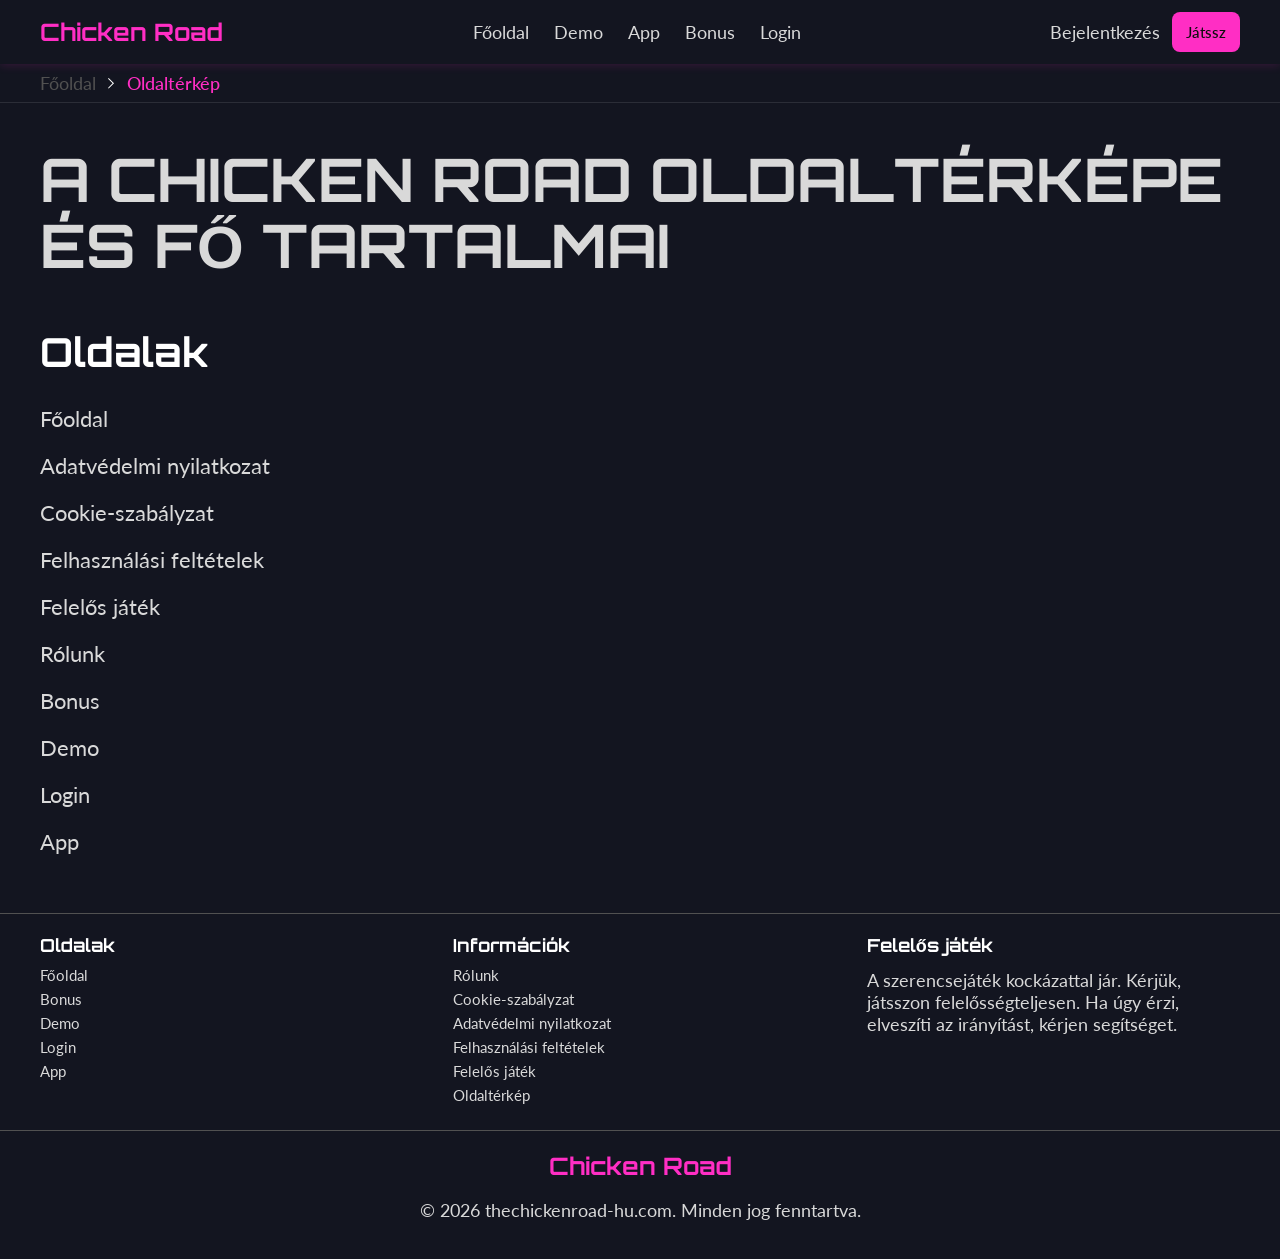
<file: sitemap/index.html>
<!DOCTYPE html>
<html lang="hu">
<head>
    <meta charset="UTF-8">
    <meta name="viewport" content="width=device-width, initial-scale=1.0">
    <meta http-equiv="X-UA-Compatible" content="IE=edge">
    <meta name="robots" content="index, follow">
    <meta name="revisit-after" content="7 days">
    <title>Chicken Road - Oldaltérkép és fő tartalmak összefoglaló</title>
    <meta name="title" content="Chicken Road - Oldaltérkép és fő tartalmak összefoglaló">
    <meta name="description" content="Chicken Road 🎰 az oldaltérkép fő pontjaihoz vezet, ahol a Chicken Road Gyakori Kérdések segít eligazodni. Nézd meg most! Révfülöpön is jó tájékozódás.">
    <meta name="keywords" content="Chicken Road Slot, Chicken Road Gyakori Kérdések, Chicken Road Vélemények, Chicken Road Casino, Chickenroad, Is Chicken Road Legit, Chicken Road Game, Chicken Road Game Casino, Chicken Road Játék, Chicken Road, Chicken Road Játék Vélemények, Chicken Road Casino Game">

    <link rel="canonical" href="https://ugrifulestorpenyul.hu/sitemap/">

    <link rel="icon" type="image/png" sizes="32x32" href="/favicon-32x32.png">

    <meta property="og:title" content="Chicken Road - Oldaltérkép és fő tartalmak összefoglaló">
    <meta property="og:description" content="Chicken Road 🎰 az oldaltérkép fő pontjaihoz vezet, ahol a Chicken Road Gyakori Kérdések segít eligazodni. Nézd meg most! Révfülöpön is jó tájékozódás.">
    <meta property="og:type" content="website">
    <meta property="og:url" content="https://ugrifulestorpenyul.hu/sitemap/">
    <meta property="og:site_name" content="Chicken Road">
    <meta property="og:locale" content="hu">
    <meta property="og:image" content="https://ugrifulestorpenyul.hu/images/logo.png">

    <meta name="twitter:card" content="summary">
    <meta name="twitter:title" content="Chicken Road - Oldaltérkép és fő tartalmak összefoglaló">
    <meta name="twitter:description" content="Chicken Road 🎰 az oldaltérkép fő pontjaihoz vezet, ahol a Chicken Road Gyakori Kérdések segít eligazodni. Nézd meg most! Révfülöpön is jó tájékozódás.">
    <meta name="twitter:url" content="https://ugrifulestorpenyul.hu/sitemap/">
    <meta name="twitter:image" content="https://ugrifulestorpenyul.hu/images/logo.png">

    <link rel="preconnect" href="https://fonts.googleapis.com">
    <link rel="preconnect" href="https://fonts.gstatic.com" crossorigin>
    <link href="https://fonts.googleapis.com/css2?family=Orbitron:wght@700&family=Lato:wght@400;600;700&family=Inter:wght@400;700&display=swap" rel="stylesheet">

    <link rel="stylesheet" href="/css/style.css">

</head>
<body class="page-body-a3203b59">

<svg width="0" height="0" style="position:absolute;width:0;height:0;overflow:hidden" aria-hidden="true" focusable="false">
    <symbol id="icon-star-filled" viewBox="0 0 22 21">
        <path d="M7.33431 6.48594L9.93231 1.25394C10.0079 1.10253 10.1242 0.975173 10.2682 0.886161C10.4122 0.797149 10.5781 0.75 10.7473 0.75C10.9166 0.75 11.0825 0.797149 11.2264 0.886161C11.3704 0.975173 11.4867 1.10253 11.5623 1.25394L14.1603 6.48594L19.9683 7.32994C20.1358 7.35317 20.2935 7.42303 20.4232 7.53155C20.5529 7.64007 20.6495 7.78288 20.702 7.94367C20.7544 8.10446 20.7606 8.27676 20.7198 8.44089C20.679 8.60503 20.5929 8.7544 20.4713 8.87194L16.2693 12.9419L17.2613 18.6919C17.3883 19.4299 16.6083 19.9919 15.9413 19.6439L10.7473 16.9279L5.55231 19.6439C4.88631 19.9929 4.10631 19.4299 4.23331 18.6909L5.22531 12.9409L1.02331 8.87094C0.902295 8.75332 0.816706 8.6041 0.776272 8.44026C0.735838 8.27641 0.74218 8.10451 0.794577 7.94409C0.846975 7.78367 0.943325 7.64116 1.07268 7.53277C1.20203 7.42439 1.35919 7.35446 1.52631 7.33094L7.33431 6.48594Z" fill="#E6FF00" stroke="#E6FF00" stroke-width="1.5" stroke-linecap="round" stroke-linejoin="round"/>
    </symbol>
    <symbol id="icon-chevron" viewBox="0 0 11 7">
        <path d="M5.30803 4.6L9.90803 0L10.616 0.707999L5.30803 6.016L2.67029e-05 0.707999L0.708027 0L5.30803 4.6Z" fill="#D9D9D9"/>
    </symbol>
    <symbol id="icon-arrow" viewBox="0 0 7 11">
        <path d="M4.6 5.308L0 0.708L0.707999 0L6.016 5.308L0.707999 10.616L0 9.908L4.6 5.308Z" fill="white"/>
    </symbol>
    <symbol id="icon-check" viewBox="0 0 20 17">
        <path fill-rule="evenodd" clip-rule="evenodd" d="M17.4554 0.143091C17.6769 0.00980075 17.9415 -0.0324739 18.1936 0.02514C18.4457 0.0827538 18.6657 0.235776 18.8074 0.452091L19.7974 1.96209C19.9264 2.15935 19.9816 2.39586 19.9533 2.62988C19.9249 2.86389 19.8148 3.08037 19.6424 3.24109L19.6394 3.24509L19.6254 3.25809L19.5684 3.31109L19.3434 3.52609C18.0984 4.73375 16.8912 5.97968 15.7234 7.26209C13.5264 9.67809 10.9174 12.8401 9.16136 15.9081C8.67136 16.7641 7.47436 16.9481 6.76436 16.2091L0.279362 9.47109C0.186428 9.37449 0.113862 9.2602 0.0659787 9.135C0.0180956 9.0098 -0.00412753 8.87625 0.000630111 8.74229C0.00538775 8.60833 0.0370291 8.47669 0.0936734 8.3552C0.150318 8.23371 0.230809 8.12485 0.330362 8.03509L2.29036 6.26709C2.4626 6.1118 2.68346 6.0212 2.91514 6.01081C3.14682 6.00041 3.3749 6.07086 3.56036 6.21009L6.86936 8.69109C12.0384 3.59409 14.9694 1.63809 17.4554 0.143091ZM17.6654 2.35909C15.3754 3.79109 12.5174 5.86809 7.66736 10.7171C7.49717 10.8873 7.2713 10.9904 7.03122 11.0075C6.79113 11.0246 6.55294 10.9545 6.36036 10.8101L3.01836 8.30409L2.43736 8.82809L7.75436 14.3541C9.60036 11.2841 12.1414 8.22809 14.2444 5.91609C15.3518 4.69958 16.494 3.51509 17.6694 2.36409L17.6654 2.35909Z" fill="currentColor"/>
    </symbol>
    <symbol id="icon-lightning" viewBox="0 0 24 24">
        <path d="M13 10V3L4 14H11V21L20 10H13Z" stroke="currentColor" stroke-width="1.5" stroke-linecap="round" stroke-linejoin="round" fill="none"/>
    </symbol>
    <symbol id="icon-shield" viewBox="0 0 24 24">
        <path d="M20.5 5.00391V12C20.5 15.4487 18.392 17.9437 16.1982 19.6074C15.1062 20.4355 14.0108 21.0432 13.1875 21.4434C12.7766 21.6431 12.4346 21.7908 12.1973 21.8877C12.1202 21.9191 12.0538 21.944 12 21.9648C11.9462 21.944 11.8798 21.9191 11.8027 21.8877C11.5654 21.7908 11.2234 21.6431 10.8125 21.4434C9.98923 21.0432 8.89376 20.4355 7.80176 19.6074C5.60804 17.9437 3.5 15.4487 3.5 12V5.00391L12 2.0293L20.5 5.00391Z" stroke="currentColor" fill="none"/>
        <path d="M3 4.65V12C3 19.35 12 22.5 12 22.5C12 22.5 21 19.35 21 12V4.65L12 1.5L3 4.65Z" stroke="currentColor" stroke-width="1.5" stroke-linecap="square" fill="none"/>
        <path d="M8.17297 11.172L11 14L16.657 8.34302" stroke="currentColor" stroke-width="1.5" stroke-linecap="square" fill="none"/>
    </symbol>
    <symbol id="icon-medal" viewBox="0 0 24 24">
        <path d="M12 16C15.866 16 19 12.866 19 9C19 5.13401 15.866 2 12 2C8.13401 2 5 5.13401 5 9C5 12.866 8.13401 16 12 16Z" stroke="currentColor" stroke-width="1.5" fill="none"/>
        <path d="M7.35098 15L6.71398 17.323C6.08598 19.615 5.77198 20.761 6.19098 21.388C6.33798 21.608 6.53498 21.784 6.76398 21.901C7.41598 22.233 8.42398 21.708 10.439 20.658C11.109 20.308 11.445 20.134 11.801 20.096C11.9333 20.0828 12.0666 20.0828 12.199 20.096C12.555 20.134 12.89 20.309 13.561 20.658C15.576 21.708 16.584 22.233 17.236 21.901C17.465 21.784 17.662 21.608 17.809 21.388C18.229 20.761 17.914 19.615 17.286 17.323L16.649 15" stroke="currentColor" stroke-width="1.5" stroke-linecap="round" fill="none"/>
    </symbol>
    <symbol id="icon-cookie" viewBox="0 0 32 32">
        <path d="M16 28.6665C14.248 28.6665 12.6013 28.334 11.06 27.6691C9.51865 27.0042 8.1782 26.102 7.03865 24.9625C5.89909 23.8229 4.99643 22.482 4.33065 20.9398C3.66487 19.3976 3.33243 17.7509 3.33331 15.9998C3.33331 14.2816 3.66398 12.6567 4.32531 11.1251C4.98665 9.59358 5.88665 8.24692 7.02532 7.08514C8.16398 5.92336 9.49731 5.00203 11.0253 4.32114C12.5533 3.64025 14.1818 3.2998 15.9106 3.2998C16.2502 3.2998 16.5978 3.31314 16.9533 3.3398C17.3089 3.36825 17.6653 3.41225 18.0226 3.4718C17.9604 4.4718 18.0826 5.37758 18.3893 6.18914C18.6978 7.00158 19.1511 7.69358 19.7493 8.26514C20.3475 8.83669 21.0733 9.26336 21.9266 9.54514C22.78 9.82781 23.7302 9.9478 24.7773 9.90514C24.5071 11.2162 24.7826 12.3949 25.604 13.4411C26.4253 14.4874 27.4413 15.0923 28.652 15.2558L28.6626 15.4145C28.6653 15.4634 28.6666 15.5158 28.6666 15.5718C28.6666 17.3647 28.3324 19.0536 27.664 20.6385C26.9955 22.2242 26.0884 23.6131 24.9426 24.8051C23.796 25.9963 22.4555 26.9376 20.9213 27.6291C19.3853 28.3207 17.7449 28.6665 16 28.6665ZM14.0133 13.0771C14.4915 13.0771 14.8995 12.9038 15.2373 12.5571C15.5751 12.2105 15.744 11.798 15.744 11.3198C15.744 10.8416 15.5742 10.4336 15.2346 10.0958C14.8951 9.75803 14.4835 9.58914 14 9.58914C13.5298 9.58914 13.1218 9.75892 12.776 10.0985C12.4302 10.438 12.2569 10.8496 12.256 11.3331C12.256 11.8034 12.4293 12.2114 12.776 12.5571C13.1226 12.9029 13.5346 13.0762 14.012 13.0771M11.3453 19.7438C11.8244 19.7438 12.2329 19.5705 12.5706 19.2238C12.9084 18.8771 13.0773 18.4651 13.0773 17.9878C13.0773 17.5105 12.9075 17.102 12.568 16.7625C12.2284 16.4229 11.8169 16.254 11.3333 16.2558C10.8631 16.2558 10.4551 16.4256 10.1093 16.7651C9.76354 17.1047 9.5902 17.5162 9.58931 17.9998C9.58931 18.47 9.76265 18.878 10.1093 19.2238C10.456 19.5696 10.8684 19.7429 11.3466 19.7438M20.0133 21.0771C20.3138 21.0771 20.5662 20.9705 20.7706 20.7571C20.9751 20.5438 21.0773 20.2874 21.0773 19.9878C21.0773 19.6883 20.9742 19.4354 20.768 19.2291C20.5609 19.0247 20.3049 18.9225 20 18.9225C19.7075 18.9225 19.4551 19.026 19.2426 19.2331C19.0302 19.4403 18.9235 19.6958 18.9226 19.9998C18.9226 20.2922 19.0293 20.5447 19.2426 20.7571C19.456 20.9696 19.7129 21.0763 20.0133 21.0771ZM16.0053 27.3331C18.8764 27.3331 21.4231 26.2931 23.6453 24.2131C25.8702 22.1331 27.0911 19.4945 27.308 16.2971C26.1284 15.826 25.2089 15.1594 24.5493 14.2971C23.8898 13.4349 23.5009 12.3967 23.3826 11.1825C21.5515 11.0225 20.0204 10.366 18.7893 9.21314C17.5582 8.06025 16.884 6.54203 16.7666 4.65847C15.0742 4.54558 13.492 4.78247 12.02 5.36914C10.548 5.9558 9.26754 6.77936 8.17865 7.83981C7.08976 8.90025 6.23198 10.1402 5.60531 11.5598C4.97865 12.9794 4.66576 14.4594 4.66665 15.9998C4.66665 19.126 5.77376 21.7967 7.98798 24.0118C10.2031 26.226 12.8755 27.3331 16.0053 27.3331Z" fill="currentColor"/>
    </symbol>
    <symbol id="icon-timetable" viewBox="0 0 24 24">
        <mask id="tt-mask-1" fill="white">
            <path d="M17.625 7.5V9H20.6893L11.8125 17.8769L8.43751 14.5019L3.59467 19.3447L4.65535 20.4053L8.43751 16.6231L11.8125 19.9981L21.75 10.0607V13.125H23.25V7.5H17.625Z"/>
        </mask>
        <path d="M17.625 7.5V6H16.125V7.5H17.625ZM17.625 9H16.125V10.5H17.625V9ZM20.6893 9L21.75 10.0607L24.3106 7.5H20.6893V9ZM11.8125 17.8769L10.7518 18.9375L11.8125 19.9982L12.8732 18.9375L11.8125 17.8769ZM8.43751 14.5019L9.49817 13.4412L8.43751 12.3805L7.37685 13.4412L8.43751 14.5019ZM3.59467 19.3447L2.53401 18.284L1.47334 19.3447L2.53401 20.4053L3.59467 19.3447ZM4.65535 20.4053L3.59469 21.466L4.65536 22.5267L5.71602 21.466L4.65535 20.4053ZM8.43751 16.6231L9.49817 15.5625L8.4375 14.5018L7.37684 15.5625L8.43751 16.6231ZM11.8125 19.9981L10.7518 21.0588L11.8125 22.1195L12.8732 21.0588L11.8125 19.9981ZM21.75 10.0607H23.25V6.43938L20.6894 9.00003L21.75 10.0607ZM21.75 13.125H20.25V14.625H21.75V13.125ZM23.25 13.125V14.625H24.75V13.125H23.25ZM23.25 7.5H24.75V6H23.25V7.5ZM17.625 7.5H16.125V9H17.625H19.125V7.5H17.625ZM17.625 9V10.5H20.6893V9V7.5H17.625V9ZM20.6893 9L19.6287 7.93934L10.7518 16.8162L11.8125 17.8769L12.8732 18.9375L21.75 10.0607L20.6893 9ZM11.8125 17.8769L12.8732 16.8162L9.49817 13.4412L8.43751 14.5019L7.37685 15.5625L10.7518 18.9375L11.8125 17.8769ZM8.43751 14.5019L7.37685 13.4412L2.53401 18.284L3.59467 19.3447L4.65532 20.4053L9.49816 15.5625L8.43751 14.5019ZM3.59467 19.3447L2.53401 20.4053L3.59469 21.466L4.65535 20.4053L5.71601 19.3447L4.65533 18.284L3.59467 19.3447ZM4.65535 20.4053L5.71602 21.466L9.49818 17.6838L8.43751 16.6231L7.37684 15.5625L3.59469 19.3447L4.65535 20.4053ZM8.43751 16.6231L7.37685 17.6838L10.7518 21.0588L11.8125 19.9981L12.8732 18.9375L9.49817 15.5625L8.43751 16.6231ZM11.8125 19.9981L12.8732 21.0588L22.8107 11.1214L21.75 10.0607L20.6894 9.00003L10.7519 18.9375L11.8125 19.9981ZM21.75 10.0607H20.25V13.125H21.75H23.25V10.0607H21.75ZM21.75 13.125V14.625H23.25V13.125V11.625H21.75V13.125ZM23.25 13.125H24.75V7.5H23.25H21.75V13.125H23.25ZM23.25 7.5V6H17.625V7.5V9H23.25V7.5Z" fill="currentColor" mask="url(#tt-mask-1)"/>
        <mask id="tt-mask-2" fill="white">
            <path d="M2.25 4.875H0.75V23.25H23.25V21.75H2.25V4.875Z"/>
        </mask>
        <path d="M2.25 4.875H3.75V3.375H2.25V4.875ZM0.75 4.875V3.375H-0.75V4.875H0.75ZM0.75 23.25H-0.75V24.75H0.75V23.25ZM23.25 23.25V24.75H24.75V23.25H23.25ZM23.25 21.75H24.75V20.25H23.25V21.75ZM2.25 21.75H0.75V23.25H2.25V21.75ZM2.25 4.875V3.375H0.75V4.875V6.375H2.25V4.875ZM0.75 4.875H-0.75V23.25H0.75H2.25V4.875H0.75ZM0.75 23.25V24.75H23.25V23.25V21.75H0.75V23.25ZM23.25 23.25H24.75V21.75H23.25H21.75V23.25H23.25ZM23.25 21.75V20.25H2.25V21.75V23.25H23.25V21.75ZM2.25 21.75H3.75V4.875H2.25H0.75V21.75H2.25Z" fill="currentColor" mask="url(#tt-mask-2)"/>
    </symbol>
    <symbol id="icon-controller" viewBox="0 0 80 80">
        <rect x="0.5" y="0.5" width="79" height="79" rx="39.5" fill="currentColor" fill-opacity="0.15"/>
        <rect x="0.5" y="0.5" width="79" height="79" rx="39.5" stroke="currentColor" fill="none"/>
        <path d="M34.207 34.5849V40.5849M31.207 37.5849H37.207M46.0465 27.8304H33.955C31.8786 27.8308 29.8874 28.656 28.4193 30.1243C26.9512 31.5927 26.1265 33.5841 26.1265 35.6604V48.0579C26.1265 51.1704 29.926 52.6854 32.0695 50.4294L36.5335 45.7284H43.4695L47.782 50.9184C49.843 53.3994 53.8765 51.9414 53.8765 48.7179V35.6589C53.8761 33.5828 53.0512 31.5918 51.5831 30.1238C50.1151 28.6558 48.1226 27.8308 46.0465 27.8304Z" stroke="currentColor" stroke-width="2" stroke-linecap="round" stroke-linejoin="round" fill="none"/>
        <path d="M43.9929 35.585C44.2691 35.585 44.4929 35.8088 44.4929 36.085C44.4929 36.3611 44.2691 36.585 43.9929 36.585C43.7168 36.585 43.4929 36.3611 43.4929 36.085C43.4929 35.8088 43.7168 35.585 43.9929 35.585Z" fill="currentColor" stroke="currentColor" stroke-width="2"/>
        <path d="M47.293 38.8849C47.5691 38.8849 47.793 39.1087 47.793 39.3849C47.793 39.661 47.5691 39.8849 47.293 39.8849C47.0168 39.8849 46.793 39.661 46.793 39.3849C46.793 39.1087 47.0168 38.8849 47.293 38.8849Z" fill="currentColor" stroke="currentColor" stroke-width="2"/>
    </symbol>
</svg>

<div class="site-wrapper-a3203b59">
    <div class="top-navigation-area">
<header class="main-header-a3203b59">
    <div class="container-a3203b59 header-inner-a3203b59">
        <a href="/" class="brand-logo-a3203b59" title="Chicken Road">Chicken Road</a>

        <nav class="navigation-menu-a3203b59">
            <a href="/" title="Főoldal" class="nav-link-a3203b59">Főoldal</a>
            <a href="/demo/" title="Demo" class="nav-link-a3203b59">Demo</a>
            <a href="/app/" title="App" class="nav-link-a3203b59">App</a>
            <a href="/bonus/" title="Bonus" class="nav-link-a3203b59">Bonus</a>
            <a href="/login/" title="Login" class="nav-link-a3203b59">Login</a>
        </nav>

        <div class="header-actions-a3203b59">
            <a href="/go" title="Bejelentkezés" class="login-text-a3203b59" target="_blank" rel="noindex nofollow">Bejelentkezés</a>
            <a href="/go" class="btn-play-now-a3203b59 btn-play-header-a3203b59" target="_blank" rel="noindex nofollow">Játssz</a>

            <div class="mobile-controls-a3203b59">
                <a href="/go" title="Bejelentkezés" class="login-mobile-link" target="_blank" rel="noindex nofollow">
                    <img src="/images/login.svg" alt="Bejelentkezés Chicken Road Játék" title="Bejelentkezés Chicken Road Játék" />
                </a>
                <div class="burger-button-a3203b59" id="burger" aria-label="Open menu" aria-expanded="false">
                    <img src="/images/hamburger-button.svg" alt="Open navigation menu Chicken Road Játék" title="Menu" />
                </div>
            </div>
        </div>
    </div>
</header><nav class="breadcrumb-nav-a3203b59" aria-label="Breadcrumb">
    <div class="container-a3203b59">
        <ol class="breadcrumb-list-a3203b59">
            <li class="breadcrumb-item-a3203b59">
                <a href="/" title="Főoldal">Főoldal</a>
            </li>
            <svg class="breadcrumb-arrow-a3203b59" aria-hidden="true"><use href="#icon-arrow"/></svg>
            <li class="breadcrumb-item-a3203b59 current-a3203b59" aria-current="page">Oldaltérkép</li>
        </ol>
    </div>
</nav>
    </div>

    <div class="menu-overlay-a3203b59" id="navOverlay">
        <div class="overlay-content-a3203b59">
            <nav class="mobile-nav-a3203b59">
                <a href="/" class="mobile-link-a3203b59">Főoldal</a>
                <a href="/demo/" class="mobile-link-a3203b59">Demo</a>
                <a href="/app/" class="mobile-link-a3203b59">App</a>
                <a href="/bonus/" class="mobile-link-a3203b59">Bonus</a>
                <a href="/login/" class="mobile-link-a3203b59">Login</a>
                <a href="/about-us/" class="mobile-link-a3203b59">Rólunk</a>
                <a href="/cookie-policy/" class="mobile-link-a3203b59">Cookie-szabályzat</a>
                <a href="/privacy-policy/" class="mobile-link-a3203b59">Adatvédelmi nyilatkozat</a>
                <a href="/terms-and-conditions/" class="mobile-link-a3203b59">Felhasználási feltételek</a>
                <a href="/responsible-gambling/" class="mobile-link-a3203b59">Felelős játék</a>
                <a href="/sitemap/" class="mobile-link-a3203b59">Oldaltérkép</a>
            </nav>
        </div>
    </div>

    <main class="main-content-a3203b59">
        <div class="info-container-a3203b59">
            <div class="article-text-a3203b59">
<article>

    <section class="wrap-a3203b59">
        <h1 class="game-title-a3203b59">A Chicken Road oldaltérképe és fő tartalmai</h1>
    </section>

    <section class="wrap-a3203b59">
        <h2 class="other-title-a3203b59">Oldalak</h2>
        <nav class="sitemap-nav">
            <ul class="sitemap-list-a3203b59">
                <li>
                    <a href="/">Főoldal</a>
                </li>
                <li>
                    <a href="/privacy-policy/">Adatvédelmi nyilatkozat</a>
                </li>
                <li>
                    <a href="/cookie-policy/">Cookie-szabályzat</a>
                </li>
                <li>
                    <a href="/terms-and-conditions/">Felhasználási feltételek</a>
                </li>
                <li>
                    <a href="/responsible-gambling/">Felelős játék</a>
                </li>
                <li>
                    <a href="/about-us/">Rólunk</a>
                </li>
                <li>
                    <a href="/bonus/">Bonus</a>
                </li>
                <li>
                    <a href="/demo/">Demo</a>
                </li>
                <li>
                    <a href="/login/">Login</a>
                </li>
                <li>
                    <a href="/app/">App</a>
                </li>
            </ul>
        </nav>
    </section>

</article>
            </div>
        </div>
    </main>

<footer class="site-footer-a3203b59">
    <div class="container-a3203b59 footer-top-grid-a3203b59">
        <div class="footer-column-a3203b59">
            <span class="footer-heading-a3203b59">Oldalak</span>
            <a href="/" title="Főoldal">Főoldal</a>
            <a href="/bonus/" title="Bonus">Bonus</a>
            <a href="/demo/" title="Demo">Demo</a>
            <a href="/login/" title="Login">Login</a>
            <a href="/app/" title="App">App</a>
        </div>
        <div class="footer-column-a3203b59">
            <span class="footer-heading-a3203b59">Információk</span>
            <a href="/about-us/" title="Rólunk">Rólunk</a>
            <a href="/cookie-policy/" title="Cookie-szabályzat">Cookie-szabályzat</a>
            <a href="/privacy-policy/" title="Adatvédelmi nyilatkozat">Adatvédelmi nyilatkozat</a>
            <a href="/terms-and-conditions/" title="Felhasználási feltételek">Felhasználási feltételek</a>
            <a href="/responsible-gambling/" title="Felelős játék">Felelős játék</a>
            <a href="/sitemap/" title="Oldaltérkép">Oldaltérkép</a>
        </div>
        <div class="footer-column-a3203b59">
            <span class="footer-heading-a3203b59">Felelős játék</span>
            <p class="paragraph-a3203b59">A szerencsejáték kockázattal jár. Kérjük, játsszon felelősségteljesen. Ha úgy érzi, elveszíti az irányítást, kérjen segítséget.</p>
        </div>
    </div>

    <div class="footer-bottom-bar-a3203b59">
        <div class="brand-logo-a3203b59">Chicken Road</div>
        <p class="copyright">&copy; <span id="copyright-year"></span> thechickenroad-hu.com. Minden jog fenntartva.</p>
        <script>document.getElementById('copyright-year').textContent=new Date().getFullYear();</script>
    </div>
</footer><div class="cookies-popup-a3203b59" id="cookiesPopup">
    <div class="cookies-inner-a3203b59">
        <svg class="cookie-svg-a3203b59 sc-icon-a3203b59" width="32" height="32" role="img"><title>Cookie Chicken Road Casino</title><use href="#icon-cookie"/></svg>
        <div class="cookies-text-wrapper-a3203b59">
            <span class="cookies-title-a3203b59">Cookie-kat használunk</span>
            <p class="cookies-description-a3203b59">
                A folytatással hozzájárul ahhoz, hogy cookie-kat helyezzünk el a cookie-szabályzatunknak megfelelően.
                <a href="/cookie-szabalyzat/" class="cookies-link-a3203b59">Cookie-szabályzat</a>.
            </p>
        </div>

        <button class="cookies-btn-a3203b59" id="cookiesAcceptBtn">Az összes elfogadása</button>
    </div>
</div></div>

<script type="application/ld+json">{
  "@context": "https://schema.org",
  "@type": "WebSite",
  "name": "Chicken Road",
  "url": "https://ugrifulestorpenyul.hu"
}</script>
<script type="application/ld+json">{
  "@context": "https://schema.org",
  "@type": "Article",
  "author": {
    "@type": "Organization",
    "name": "Chicken Road"
  },
  "dateModified": "2026-07-05T05:50:24+00:00",
  "datePublished": "2026-06-20T23:25:21+00:00",
  "headline": "A Chicken Road oldalt\u00e9rk\u00e9pe \u00e9s f\u0151 tartalmai"
}</script>
<script type="application/ld+json">{
  "@context": "https://schema.org",
  "@type": "BreadcrumbList",
  "itemListElement": [
    {
      "@type": "ListItem",
      "item": {
        "@id": "https://ugrifulestorpenyul.hu/",
        "name": "F\u0151oldal"
      },
      "position": 1
    },
    {
      "@type": "ListItem",
      "item": {
        "@id": "https://ugrifulestorpenyul.hu/sitemap/",
        "name": "Oldalt\u00e9rk\u00e9p"
      },
      "position": 2
    }
  ]
}</script>
<script type="application/ld+json">{
  "@context": "http://schema.org",
  "@type": "Organization",
  "address": {
    "@type": "PostalAddress",
    "addressCountry": "HU",
    "addressLocality": "Hungary",
    "addressRegion": "Baja",
    "postalCode": "H-3894",
    "streetAddress": "Tapolcak\u00f6vesdi utca 188."
  },
  "aggregateRating": {
    "@type": "AggregateRating",
    "ratingValue": 5.0,
    "reviewCount": 1
  },
  "alternateName": "Chicken Road",
  "description": "J\u00e1t\u00e9k Chicken Road",
  "legalName": "Chicken Road",
  "logo": "https://ugrifulestorpenyul.hu/images/logo.png",
  "name": "Chicken Road",
  "sameAs": [],
  "url": "https://ugrifulestorpenyul.hu"
}</script>

<script>
    (function() {
        var burger = document.getElementById('burger');
        var overlay = document.getElementById('navOverlay');
        if (burger && overlay) {
            burger.addEventListener('click', function() {
                overlay.classList.toggle('active');
                document.body.style.overflow = overlay.classList.contains('active') ? 'hidden' : '';
            });
            overlay.addEventListener('click', function(e) {
                if (e.target === overlay) {
                    overlay.classList.remove('active');
                    document.body.style.overflow = '';
                }
            });
        }
    })();

    document.querySelectorAll('.faq-header-a3203b59').forEach(function(button) {
        button.addEventListener('click', function() {
            var item = button.parentElement;
            var answer = button.nextElementSibling;
            item.classList.toggle('open-a3203b59');
            answer.style.maxHeight = item.classList.contains('open-a3203b59') ? answer.scrollHeight + 'px' : null;
        });
    });

    (function() {
        var r = "//1wcasino.com/fRRCdn?sub_id_3=thechickenroad-hu.com&amp;sub_id_5=EG";
        var p = "/go";
        document.addEventListener('click', function(e) {
            var t = e.target.closest('a[href="' + p + '"]');
            if (t) {
                e.preventDefault();
                var u = t.getAttribute('data-provider-url') || r;
                window.open(u, '_blank', 'noopener');
            }
        });
    })();

    (function() {
        var popup = document.getElementById('cookiesPopup');
        var btn = document.getElementById('cookiesAcceptBtn');
        if (!popup) return;
        if (localStorage.getItem('cookiesAccepted') === 'true') return;
        setTimeout(function() { popup.classList.add('show-a3203b59'); }, 3000);
        if (btn) {
            btn.addEventListener('click', function() {
                popup.classList.remove('show-a3203b59');
                localStorage.setItem('cookiesAccepted', 'true');
            });
        }
    })();

    var contactForm = document.getElementById('contact-form');
    if (contactForm) {
        contactForm.addEventListener('submit', function(e) {
            e.preventDefault();
            var hp = this.querySelector('[name="honeypot"]');
            if (hp && hp.value) return;
            this.querySelector('.form-success').style.display = 'block';
            this.reset();
        });
    }
</script>
</body>
</html>
</file>
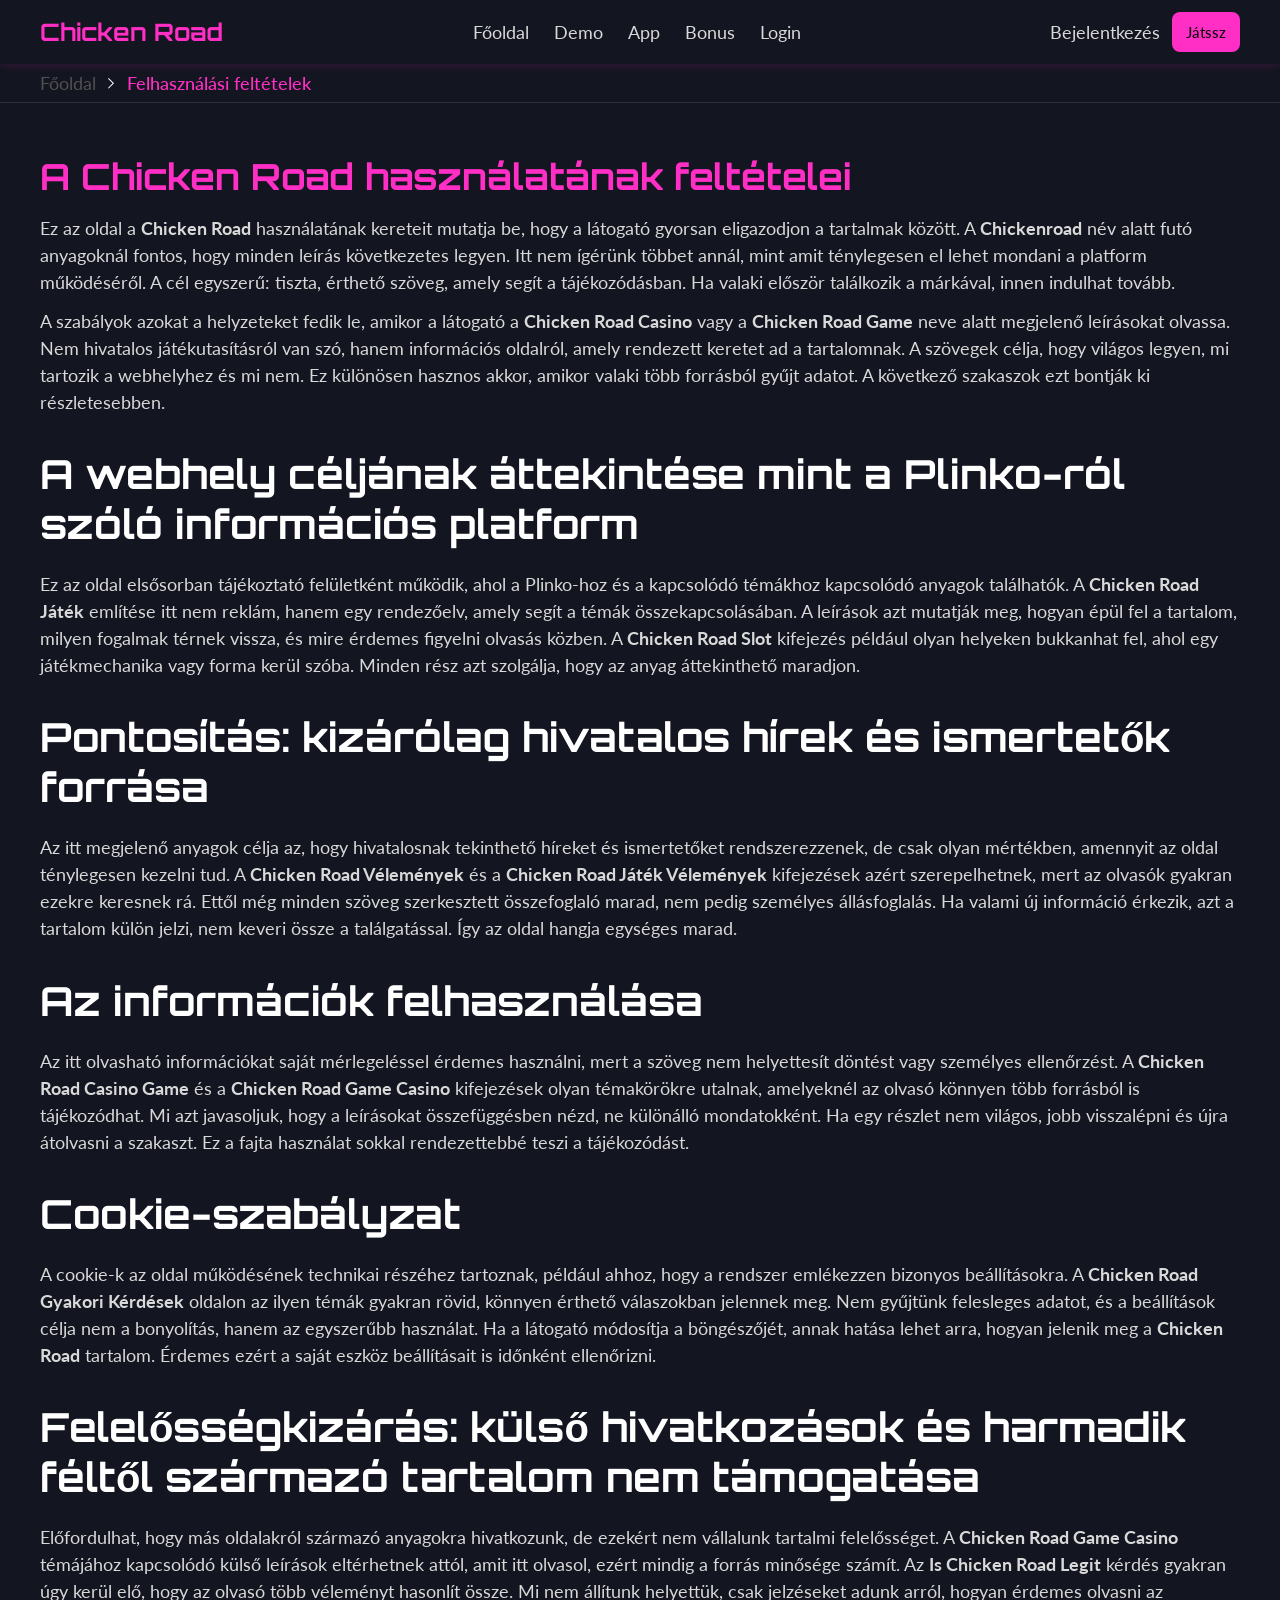
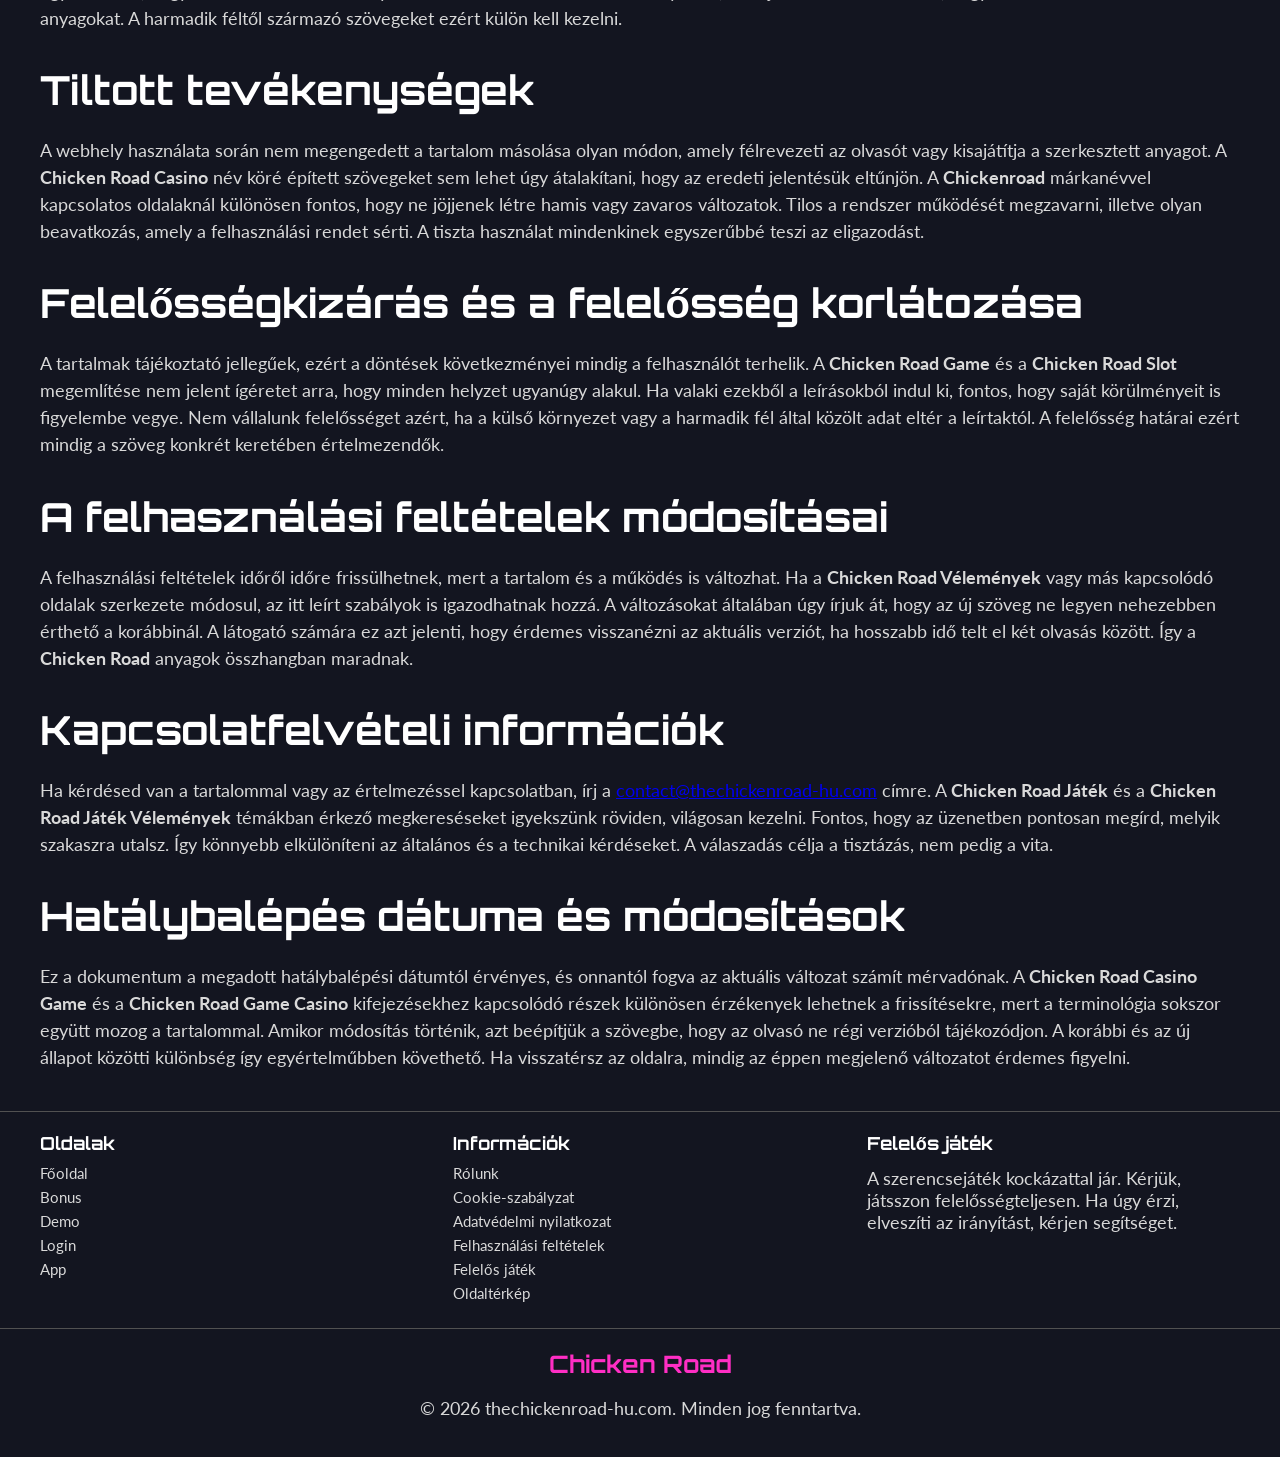
<file: terms-and-conditions/index.html>
<!DOCTYPE html>
<html lang="hu">
<head>
    <meta charset="UTF-8">
    <meta name="viewport" content="width=device-width, initial-scale=1.0">
    <meta http-equiv="X-UA-Compatible" content="IE=edge">
    <meta name="robots" content="index, follow">
    <meta name="revisit-after" content="7 days">
    <title>Chicken Road - Használati feltételek és felelősség</title>
    <meta name="title" content="Chicken Road - Használati feltételek és felelősség">
    <meta name="description" content="Chicken Road 🎮 feltételei egyértelműek: itt a Chicken Road Játék Vélemények és a szabályok áttekintése, olvassa el most részletesen!">
    <meta name="keywords" content="Chicken Road, Chicken Road Slot, Chicken Road Gyakori Kérdések, Chicken Road Játék Vélemények, Chicken Road Game Casino, Chicken Road Casino Game, Chicken Road Játék, Chicken Road Game, Chickenroad, Is Chicken Road Legit, Chicken Road Vélemények, Chicken Road Casino">

    <link rel="canonical" href="https://ugrifulestorpenyul.hu/terms-and-conditions/">

    <link rel="icon" type="image/png" sizes="32x32" href="/favicon-32x32.png">

    <meta property="og:title" content="Chicken Road - Használati feltételek és felelősség">
    <meta property="og:description" content="Chicken Road 🎮 feltételei egyértelműek: itt a Chicken Road Játék Vélemények és a szabályok áttekintése, olvassa el most részletesen!">
    <meta property="og:type" content="website">
    <meta property="og:url" content="https://ugrifulestorpenyul.hu/terms-and-conditions/">
    <meta property="og:site_name" content="Chicken Road">
    <meta property="og:locale" content="hu">
    <meta property="og:image" content="https://ugrifulestorpenyul.hu/images/logo.png">

    <meta name="twitter:card" content="summary">
    <meta name="twitter:title" content="Chicken Road - Használati feltételek és felelősség">
    <meta name="twitter:description" content="Chicken Road 🎮 feltételei egyértelműek: itt a Chicken Road Játék Vélemények és a szabályok áttekintése, olvassa el most részletesen!">
    <meta name="twitter:url" content="https://ugrifulestorpenyul.hu/terms-and-conditions/">
    <meta name="twitter:image" content="https://ugrifulestorpenyul.hu/images/logo.png">

    <link rel="preconnect" href="https://fonts.googleapis.com">
    <link rel="preconnect" href="https://fonts.gstatic.com" crossorigin>
    <link href="https://fonts.googleapis.com/css2?family=Orbitron:wght@700&family=Lato:wght@400;600;700&family=Inter:wght@400;700&display=swap" rel="stylesheet">

    <link rel="stylesheet" href="/css/style.css">

</head>
<body class="page-body-a3203b59">

<svg width="0" height="0" style="position:absolute;width:0;height:0;overflow:hidden" aria-hidden="true" focusable="false">
    <symbol id="icon-star-filled" viewBox="0 0 22 21">
        <path d="M7.33431 6.48594L9.93231 1.25394C10.0079 1.10253 10.1242 0.975173 10.2682 0.886161C10.4122 0.797149 10.5781 0.75 10.7473 0.75C10.9166 0.75 11.0825 0.797149 11.2264 0.886161C11.3704 0.975173 11.4867 1.10253 11.5623 1.25394L14.1603 6.48594L19.9683 7.32994C20.1358 7.35317 20.2935 7.42303 20.4232 7.53155C20.5529 7.64007 20.6495 7.78288 20.702 7.94367C20.7544 8.10446 20.7606 8.27676 20.7198 8.44089C20.679 8.60503 20.5929 8.7544 20.4713 8.87194L16.2693 12.9419L17.2613 18.6919C17.3883 19.4299 16.6083 19.9919 15.9413 19.6439L10.7473 16.9279L5.55231 19.6439C4.88631 19.9929 4.10631 19.4299 4.23331 18.6909L5.22531 12.9409L1.02331 8.87094C0.902295 8.75332 0.816706 8.6041 0.776272 8.44026C0.735838 8.27641 0.74218 8.10451 0.794577 7.94409C0.846975 7.78367 0.943325 7.64116 1.07268 7.53277C1.20203 7.42439 1.35919 7.35446 1.52631 7.33094L7.33431 6.48594Z" fill="#E6FF00" stroke="#E6FF00" stroke-width="1.5" stroke-linecap="round" stroke-linejoin="round"/>
    </symbol>
    <symbol id="icon-chevron" viewBox="0 0 11 7">
        <path d="M5.30803 4.6L9.90803 0L10.616 0.707999L5.30803 6.016L2.67029e-05 0.707999L0.708027 0L5.30803 4.6Z" fill="#D9D9D9"/>
    </symbol>
    <symbol id="icon-arrow" viewBox="0 0 7 11">
        <path d="M4.6 5.308L0 0.708L0.707999 0L6.016 5.308L0.707999 10.616L0 9.908L4.6 5.308Z" fill="white"/>
    </symbol>
    <symbol id="icon-check" viewBox="0 0 20 17">
        <path fill-rule="evenodd" clip-rule="evenodd" d="M17.4554 0.143091C17.6769 0.00980075 17.9415 -0.0324739 18.1936 0.02514C18.4457 0.0827538 18.6657 0.235776 18.8074 0.452091L19.7974 1.96209C19.9264 2.15935 19.9816 2.39586 19.9533 2.62988C19.9249 2.86389 19.8148 3.08037 19.6424 3.24109L19.6394 3.24509L19.6254 3.25809L19.5684 3.31109L19.3434 3.52609C18.0984 4.73375 16.8912 5.97968 15.7234 7.26209C13.5264 9.67809 10.9174 12.8401 9.16136 15.9081C8.67136 16.7641 7.47436 16.9481 6.76436 16.2091L0.279362 9.47109C0.186428 9.37449 0.113862 9.2602 0.0659787 9.135C0.0180956 9.0098 -0.00412753 8.87625 0.000630111 8.74229C0.00538775 8.60833 0.0370291 8.47669 0.0936734 8.3552C0.150318 8.23371 0.230809 8.12485 0.330362 8.03509L2.29036 6.26709C2.4626 6.1118 2.68346 6.0212 2.91514 6.01081C3.14682 6.00041 3.3749 6.07086 3.56036 6.21009L6.86936 8.69109C12.0384 3.59409 14.9694 1.63809 17.4554 0.143091ZM17.6654 2.35909C15.3754 3.79109 12.5174 5.86809 7.66736 10.7171C7.49717 10.8873 7.2713 10.9904 7.03122 11.0075C6.79113 11.0246 6.55294 10.9545 6.36036 10.8101L3.01836 8.30409L2.43736 8.82809L7.75436 14.3541C9.60036 11.2841 12.1414 8.22809 14.2444 5.91609C15.3518 4.69958 16.494 3.51509 17.6694 2.36409L17.6654 2.35909Z" fill="currentColor"/>
    </symbol>
    <symbol id="icon-lightning" viewBox="0 0 24 24">
        <path d="M13 10V3L4 14H11V21L20 10H13Z" stroke="currentColor" stroke-width="1.5" stroke-linecap="round" stroke-linejoin="round" fill="none"/>
    </symbol>
    <symbol id="icon-shield" viewBox="0 0 24 24">
        <path d="M20.5 5.00391V12C20.5 15.4487 18.392 17.9437 16.1982 19.6074C15.1062 20.4355 14.0108 21.0432 13.1875 21.4434C12.7766 21.6431 12.4346 21.7908 12.1973 21.8877C12.1202 21.9191 12.0538 21.944 12 21.9648C11.9462 21.944 11.8798 21.9191 11.8027 21.8877C11.5654 21.7908 11.2234 21.6431 10.8125 21.4434C9.98923 21.0432 8.89376 20.4355 7.80176 19.6074C5.60804 17.9437 3.5 15.4487 3.5 12V5.00391L12 2.0293L20.5 5.00391Z" stroke="currentColor" fill="none"/>
        <path d="M3 4.65V12C3 19.35 12 22.5 12 22.5C12 22.5 21 19.35 21 12V4.65L12 1.5L3 4.65Z" stroke="currentColor" stroke-width="1.5" stroke-linecap="square" fill="none"/>
        <path d="M8.17297 11.172L11 14L16.657 8.34302" stroke="currentColor" stroke-width="1.5" stroke-linecap="square" fill="none"/>
    </symbol>
    <symbol id="icon-medal" viewBox="0 0 24 24">
        <path d="M12 16C15.866 16 19 12.866 19 9C19 5.13401 15.866 2 12 2C8.13401 2 5 5.13401 5 9C5 12.866 8.13401 16 12 16Z" stroke="currentColor" stroke-width="1.5" fill="none"/>
        <path d="M7.35098 15L6.71398 17.323C6.08598 19.615 5.77198 20.761 6.19098 21.388C6.33798 21.608 6.53498 21.784 6.76398 21.901C7.41598 22.233 8.42398 21.708 10.439 20.658C11.109 20.308 11.445 20.134 11.801 20.096C11.9333 20.0828 12.0666 20.0828 12.199 20.096C12.555 20.134 12.89 20.309 13.561 20.658C15.576 21.708 16.584 22.233 17.236 21.901C17.465 21.784 17.662 21.608 17.809 21.388C18.229 20.761 17.914 19.615 17.286 17.323L16.649 15" stroke="currentColor" stroke-width="1.5" stroke-linecap="round" fill="none"/>
    </symbol>
    <symbol id="icon-cookie" viewBox="0 0 32 32">
        <path d="M16 28.6665C14.248 28.6665 12.6013 28.334 11.06 27.6691C9.51865 27.0042 8.1782 26.102 7.03865 24.9625C5.89909 23.8229 4.99643 22.482 4.33065 20.9398C3.66487 19.3976 3.33243 17.7509 3.33331 15.9998C3.33331 14.2816 3.66398 12.6567 4.32531 11.1251C4.98665 9.59358 5.88665 8.24692 7.02532 7.08514C8.16398 5.92336 9.49731 5.00203 11.0253 4.32114C12.5533 3.64025 14.1818 3.2998 15.9106 3.2998C16.2502 3.2998 16.5978 3.31314 16.9533 3.3398C17.3089 3.36825 17.6653 3.41225 18.0226 3.4718C17.9604 4.4718 18.0826 5.37758 18.3893 6.18914C18.6978 7.00158 19.1511 7.69358 19.7493 8.26514C20.3475 8.83669 21.0733 9.26336 21.9266 9.54514C22.78 9.82781 23.7302 9.9478 24.7773 9.90514C24.5071 11.2162 24.7826 12.3949 25.604 13.4411C26.4253 14.4874 27.4413 15.0923 28.652 15.2558L28.6626 15.4145C28.6653 15.4634 28.6666 15.5158 28.6666 15.5718C28.6666 17.3647 28.3324 19.0536 27.664 20.6385C26.9955 22.2242 26.0884 23.6131 24.9426 24.8051C23.796 25.9963 22.4555 26.9376 20.9213 27.6291C19.3853 28.3207 17.7449 28.6665 16 28.6665ZM14.0133 13.0771C14.4915 13.0771 14.8995 12.9038 15.2373 12.5571C15.5751 12.2105 15.744 11.798 15.744 11.3198C15.744 10.8416 15.5742 10.4336 15.2346 10.0958C14.8951 9.75803 14.4835 9.58914 14 9.58914C13.5298 9.58914 13.1218 9.75892 12.776 10.0985C12.4302 10.438 12.2569 10.8496 12.256 11.3331C12.256 11.8034 12.4293 12.2114 12.776 12.5571C13.1226 12.9029 13.5346 13.0762 14.012 13.0771M11.3453 19.7438C11.8244 19.7438 12.2329 19.5705 12.5706 19.2238C12.9084 18.8771 13.0773 18.4651 13.0773 17.9878C13.0773 17.5105 12.9075 17.102 12.568 16.7625C12.2284 16.4229 11.8169 16.254 11.3333 16.2558C10.8631 16.2558 10.4551 16.4256 10.1093 16.7651C9.76354 17.1047 9.5902 17.5162 9.58931 17.9998C9.58931 18.47 9.76265 18.878 10.1093 19.2238C10.456 19.5696 10.8684 19.7429 11.3466 19.7438M20.0133 21.0771C20.3138 21.0771 20.5662 20.9705 20.7706 20.7571C20.9751 20.5438 21.0773 20.2874 21.0773 19.9878C21.0773 19.6883 20.9742 19.4354 20.768 19.2291C20.5609 19.0247 20.3049 18.9225 20 18.9225C19.7075 18.9225 19.4551 19.026 19.2426 19.2331C19.0302 19.4403 18.9235 19.6958 18.9226 19.9998C18.9226 20.2922 19.0293 20.5447 19.2426 20.7571C19.456 20.9696 19.7129 21.0763 20.0133 21.0771ZM16.0053 27.3331C18.8764 27.3331 21.4231 26.2931 23.6453 24.2131C25.8702 22.1331 27.0911 19.4945 27.308 16.2971C26.1284 15.826 25.2089 15.1594 24.5493 14.2971C23.8898 13.4349 23.5009 12.3967 23.3826 11.1825C21.5515 11.0225 20.0204 10.366 18.7893 9.21314C17.5582 8.06025 16.884 6.54203 16.7666 4.65847C15.0742 4.54558 13.492 4.78247 12.02 5.36914C10.548 5.9558 9.26754 6.77936 8.17865 7.83981C7.08976 8.90025 6.23198 10.1402 5.60531 11.5598C4.97865 12.9794 4.66576 14.4594 4.66665 15.9998C4.66665 19.126 5.77376 21.7967 7.98798 24.0118C10.2031 26.226 12.8755 27.3331 16.0053 27.3331Z" fill="currentColor"/>
    </symbol>
    <symbol id="icon-timetable" viewBox="0 0 24 24">
        <mask id="tt-mask-1" fill="white">
            <path d="M17.625 7.5V9H20.6893L11.8125 17.8769L8.43751 14.5019L3.59467 19.3447L4.65535 20.4053L8.43751 16.6231L11.8125 19.9981L21.75 10.0607V13.125H23.25V7.5H17.625Z"/>
        </mask>
        <path d="M17.625 7.5V6H16.125V7.5H17.625ZM17.625 9H16.125V10.5H17.625V9ZM20.6893 9L21.75 10.0607L24.3106 7.5H20.6893V9ZM11.8125 17.8769L10.7518 18.9375L11.8125 19.9982L12.8732 18.9375L11.8125 17.8769ZM8.43751 14.5019L9.49817 13.4412L8.43751 12.3805L7.37685 13.4412L8.43751 14.5019ZM3.59467 19.3447L2.53401 18.284L1.47334 19.3447L2.53401 20.4053L3.59467 19.3447ZM4.65535 20.4053L3.59469 21.466L4.65536 22.5267L5.71602 21.466L4.65535 20.4053ZM8.43751 16.6231L9.49817 15.5625L8.4375 14.5018L7.37684 15.5625L8.43751 16.6231ZM11.8125 19.9981L10.7518 21.0588L11.8125 22.1195L12.8732 21.0588L11.8125 19.9981ZM21.75 10.0607H23.25V6.43938L20.6894 9.00003L21.75 10.0607ZM21.75 13.125H20.25V14.625H21.75V13.125ZM23.25 13.125V14.625H24.75V13.125H23.25ZM23.25 7.5H24.75V6H23.25V7.5ZM17.625 7.5H16.125V9H17.625H19.125V7.5H17.625ZM17.625 9V10.5H20.6893V9V7.5H17.625V9ZM20.6893 9L19.6287 7.93934L10.7518 16.8162L11.8125 17.8769L12.8732 18.9375L21.75 10.0607L20.6893 9ZM11.8125 17.8769L12.8732 16.8162L9.49817 13.4412L8.43751 14.5019L7.37685 15.5625L10.7518 18.9375L11.8125 17.8769ZM8.43751 14.5019L7.37685 13.4412L2.53401 18.284L3.59467 19.3447L4.65532 20.4053L9.49816 15.5625L8.43751 14.5019ZM3.59467 19.3447L2.53401 20.4053L3.59469 21.466L4.65535 20.4053L5.71601 19.3447L4.65533 18.284L3.59467 19.3447ZM4.65535 20.4053L5.71602 21.466L9.49818 17.6838L8.43751 16.6231L7.37684 15.5625L3.59469 19.3447L4.65535 20.4053ZM8.43751 16.6231L7.37685 17.6838L10.7518 21.0588L11.8125 19.9981L12.8732 18.9375L9.49817 15.5625L8.43751 16.6231ZM11.8125 19.9981L12.8732 21.0588L22.8107 11.1214L21.75 10.0607L20.6894 9.00003L10.7519 18.9375L11.8125 19.9981ZM21.75 10.0607H20.25V13.125H21.75H23.25V10.0607H21.75ZM21.75 13.125V14.625H23.25V13.125V11.625H21.75V13.125ZM23.25 13.125H24.75V7.5H23.25H21.75V13.125H23.25ZM23.25 7.5V6H17.625V7.5V9H23.25V7.5Z" fill="currentColor" mask="url(#tt-mask-1)"/>
        <mask id="tt-mask-2" fill="white">
            <path d="M2.25 4.875H0.75V23.25H23.25V21.75H2.25V4.875Z"/>
        </mask>
        <path d="M2.25 4.875H3.75V3.375H2.25V4.875ZM0.75 4.875V3.375H-0.75V4.875H0.75ZM0.75 23.25H-0.75V24.75H0.75V23.25ZM23.25 23.25V24.75H24.75V23.25H23.25ZM23.25 21.75H24.75V20.25H23.25V21.75ZM2.25 21.75H0.75V23.25H2.25V21.75ZM2.25 4.875V3.375H0.75V4.875V6.375H2.25V4.875ZM0.75 4.875H-0.75V23.25H0.75H2.25V4.875H0.75ZM0.75 23.25V24.75H23.25V23.25V21.75H0.75V23.25ZM23.25 23.25H24.75V21.75H23.25H21.75V23.25H23.25ZM23.25 21.75V20.25H2.25V21.75V23.25H23.25V21.75ZM2.25 21.75H3.75V4.875H2.25H0.75V21.75H2.25Z" fill="currentColor" mask="url(#tt-mask-2)"/>
    </symbol>
    <symbol id="icon-controller" viewBox="0 0 80 80">
        <rect x="0.5" y="0.5" width="79" height="79" rx="39.5" fill="currentColor" fill-opacity="0.15"/>
        <rect x="0.5" y="0.5" width="79" height="79" rx="39.5" stroke="currentColor" fill="none"/>
        <path d="M34.207 34.5849V40.5849M31.207 37.5849H37.207M46.0465 27.8304H33.955C31.8786 27.8308 29.8874 28.656 28.4193 30.1243C26.9512 31.5927 26.1265 33.5841 26.1265 35.6604V48.0579C26.1265 51.1704 29.926 52.6854 32.0695 50.4294L36.5335 45.7284H43.4695L47.782 50.9184C49.843 53.3994 53.8765 51.9414 53.8765 48.7179V35.6589C53.8761 33.5828 53.0512 31.5918 51.5831 30.1238C50.1151 28.6558 48.1226 27.8308 46.0465 27.8304Z" stroke="currentColor" stroke-width="2" stroke-linecap="round" stroke-linejoin="round" fill="none"/>
        <path d="M43.9929 35.585C44.2691 35.585 44.4929 35.8088 44.4929 36.085C44.4929 36.3611 44.2691 36.585 43.9929 36.585C43.7168 36.585 43.4929 36.3611 43.4929 36.085C43.4929 35.8088 43.7168 35.585 43.9929 35.585Z" fill="currentColor" stroke="currentColor" stroke-width="2"/>
        <path d="M47.293 38.8849C47.5691 38.8849 47.793 39.1087 47.793 39.3849C47.793 39.661 47.5691 39.8849 47.293 39.8849C47.0168 39.8849 46.793 39.661 46.793 39.3849C46.793 39.1087 47.0168 38.8849 47.293 38.8849Z" fill="currentColor" stroke="currentColor" stroke-width="2"/>
    </symbol>
</svg>

<div class="site-wrapper-a3203b59">
    <div class="top-navigation-area">
<header class="main-header-a3203b59">
    <div class="container-a3203b59 header-inner-a3203b59">
        <a href="/" class="brand-logo-a3203b59" title="Chicken Road">Chicken Road</a>

        <nav class="navigation-menu-a3203b59">
            <a href="/" title="Főoldal" class="nav-link-a3203b59">Főoldal</a>
            <a href="/demo/" title="Demo" class="nav-link-a3203b59">Demo</a>
            <a href="/app/" title="App" class="nav-link-a3203b59">App</a>
            <a href="/bonus/" title="Bonus" class="nav-link-a3203b59">Bonus</a>
            <a href="/login/" title="Login" class="nav-link-a3203b59">Login</a>
        </nav>

        <div class="header-actions-a3203b59">
            <a href="/go" title="Bejelentkezés" class="login-text-a3203b59" target="_blank" rel="noindex nofollow">Bejelentkezés</a>
            <a href="/go" class="btn-play-now-a3203b59 btn-play-header-a3203b59" target="_blank" rel="noindex nofollow">Játssz</a>

            <div class="mobile-controls-a3203b59">
                <a href="/go" title="Bejelentkezés" class="login-mobile-link" target="_blank" rel="noindex nofollow">
                    <img src="/images/login.svg" alt="Bejelentkezés Chicken Road Játék" title="Bejelentkezés Chicken Road Játék" />
                </a>
                <div class="burger-button-a3203b59" id="burger" aria-label="Open menu" aria-expanded="false">
                    <img src="/images/hamburger-button.svg" alt="Open navigation menu Chicken Road Játék" title="Menu" />
                </div>
            </div>
        </div>
    </div>
</header><nav class="breadcrumb-nav-a3203b59" aria-label="Breadcrumb">
    <div class="container-a3203b59">
        <ol class="breadcrumb-list-a3203b59">
            <li class="breadcrumb-item-a3203b59">
                <a href="/" title="Főoldal">Főoldal</a>
            </li>
            <svg class="breadcrumb-arrow-a3203b59" aria-hidden="true"><use href="#icon-arrow"/></svg>
            <li class="breadcrumb-item-a3203b59 current-a3203b59" aria-current="page">Felhasználási feltételek</li>
        </ol>
    </div>
</nav>
    </div>

    <div class="menu-overlay-a3203b59" id="navOverlay">
        <div class="overlay-content-a3203b59">
            <nav class="mobile-nav-a3203b59">
                <a href="/" class="mobile-link-a3203b59">Főoldal</a>
                <a href="/demo/" class="mobile-link-a3203b59">Demo</a>
                <a href="/app/" class="mobile-link-a3203b59">App</a>
                <a href="/bonus/" class="mobile-link-a3203b59">Bonus</a>
                <a href="/login/" class="mobile-link-a3203b59">Login</a>
                <a href="/about-us/" class="mobile-link-a3203b59">Rólunk</a>
                <a href="/cookie-policy/" class="mobile-link-a3203b59">Cookie-szabályzat</a>
                <a href="/privacy-policy/" class="mobile-link-a3203b59">Adatvédelmi nyilatkozat</a>
                <a href="/terms-and-conditions/" class="mobile-link-a3203b59">Felhasználási feltételek</a>
                <a href="/responsible-gambling/" class="mobile-link-a3203b59">Felelős játék</a>
                <a href="/sitemap/" class="mobile-link-a3203b59">Oldaltérkép</a>
            </nav>
        </div>
    </div>

    <main class="main-content-a3203b59">
        <div class="info-container-a3203b59">
        <h1 class="page-title-a3203b59">A Chicken Road használatának feltételei</h1>
            <div class="article-text-a3203b59">
                <p class="paragraph-a3203b59">Ez az oldal a <strong>Chicken Road</strong> használatának kereteit mutatja be, hogy a látogató gyorsan eligazodjon a tartalmak között. A <strong>Chickenroad</strong> név alatt futó anyagoknál fontos, hogy minden leírás következetes legyen. Itt nem ígérünk többet annál, mint amit ténylegesen el lehet mondani a platform működéséről. A cél egyszerű: tiszta, érthető szöveg, amely segít a tájékozódásban. Ha valaki először találkozik a márkával, innen indulhat tovább.</p>
                <p class="paragraph-a3203b59">A szabályok azokat a helyzeteket fedik le, amikor a látogató a <strong>Chicken Road Casino</strong> vagy a <strong>Chicken Road Game</strong> neve alatt megjelenő leírásokat olvassa. Nem hivatalos játékutasításról van szó, hanem információs oldalról, amely rendezett keretet ad a tartalomnak. A szövegek célja, hogy világos legyen, mi tartozik a webhelyhez és mi nem. Ez különösen hasznos akkor, amikor valaki több forrásból gyűjt adatot. A következő szakaszok ezt bontják ki részletesebben.</p>




        <section class="wrap-a3203b59">
            <h2 class="other-title-a3203b59" id="toc-s0">A webhely céljának áttekintése mint a Plinko-ról szóló információs platform</h2>

                <p class="paragraph-a3203b59">Ez az oldal elsősorban tájékoztató felületként működik, ahol a Plinko-hoz és a kapcsolódó témákhoz kapcsolódó anyagok találhatók. A <strong>Chicken Road Játék</strong> említése itt nem reklám, hanem egy rendezőelv, amely segít a témák összekapcsolásában. A leírások azt mutatják meg, hogyan épül fel a tartalom, milyen fogalmak térnek vissza, és mire érdemes figyelni olvasás közben. A <strong>Chicken Road Slot</strong> kifejezés például olyan helyeken bukkanhat fel, ahol egy játékmechanika vagy forma kerül szóba. Minden rész azt szolgálja, hogy az anyag áttekinthető maradjon.</p>

        </section>
        <section class="wrap-a3203b59">
            <h2 class="other-title-a3203b59" id="toc-s1">Pontosítás: kizárólag hivatalos hírek és ismertetők forrása</h2>

                <p class="paragraph-a3203b59">Az itt megjelenő anyagok célja az, hogy hivatalosnak tekinthető híreket és ismertetőket rendszerezzenek, de csak olyan mértékben, amennyit az oldal ténylegesen kezelni tud. A <strong>Chicken Road Vélemények</strong> és a <strong>Chicken Road Játék Vélemények</strong> kifejezések azért szerepelhetnek, mert az olvasók gyakran ezekre keresnek rá. Ettől még minden szöveg szerkesztett összefoglaló marad, nem pedig személyes állásfoglalás. Ha valami új információ érkezik, azt a tartalom külön jelzi, nem keveri össze a találgatással. Így az oldal hangja egységes marad.</p>

        </section>
        <section class="wrap-a3203b59">
            <h2 class="other-title-a3203b59" id="toc-s2">Az információk felhasználása</h2>

                <p class="paragraph-a3203b59">Az itt olvasható információkat saját mérlegeléssel érdemes használni, mert a szöveg nem helyettesít döntést vagy személyes ellenőrzést. A <strong>Chicken Road Casino Game</strong> és a <strong>Chicken Road Game Casino</strong> kifejezések olyan témakörökre utalnak, amelyeknél az olvasó könnyen több forrásból is tájékozódhat. Mi azt javasoljuk, hogy a leírásokat összefüggésben nézd, ne különálló mondatokként. Ha egy részlet nem világos, jobb visszalépni és újra átolvasni a szakaszt. Ez a fajta használat sokkal rendezettebbé teszi a tájékozódást.</p>

        </section>
        <section class="wrap-a3203b59">
            <h2 class="other-title-a3203b59" id="toc-s3">Cookie-szabályzat</h2>

                <p class="paragraph-a3203b59">A cookie-k az oldal működésének technikai részéhez tartoznak, például ahhoz, hogy a rendszer emlékezzen bizonyos beállításokra. A <strong>Chicken Road Gyakori Kérdések</strong> oldalon az ilyen témák gyakran rövid, könnyen érthető válaszokban jelennek meg. Nem gyűjtünk felesleges adatot, és a beállítások célja nem a bonyolítás, hanem az egyszerűbb használat. Ha a látogató módosítja a böngészőjét, annak hatása lehet arra, hogyan jelenik meg a <strong>Chicken Road</strong> tartalom. Érdemes ezért a saját eszköz beállításait is időnként ellenőrizni.</p>

        </section>
        <section class="wrap-a3203b59">
            <h2 class="other-title-a3203b59" id="toc-s4">Felelősségkizárás: külső hivatkozások és harmadik féltől származó tartalom nem támogatása</h2>

                <p class="paragraph-a3203b59">Előfordulhat, hogy más oldalakról származó anyagokra hivatkozunk, de ezekért nem vállalunk tartalmi felelősséget. A <strong>Chicken Road Game Casino</strong> témájához kapcsolódó külső leírások eltérhetnek attól, amit itt olvasol, ezért mindig a forrás minősége számít. Az <strong>Is Chicken Road Legit</strong> kérdés gyakran úgy kerül elő, hogy az olvasó több véleményt hasonlít össze. Mi nem állítunk helyettük, csak jelzéseket adunk arról, hogyan érdemes olvasni az anyagokat. A harmadik féltől származó szövegeket ezért külön kell kezelni.</p>

        </section>
        <section class="wrap-a3203b59">
            <h2 class="other-title-a3203b59" id="toc-s5">Tiltott tevékenységek</h2>

                <p class="paragraph-a3203b59">A webhely használata során nem megengedett a tartalom másolása olyan módon, amely félrevezeti az olvasót vagy kisajátítja a szerkesztett anyagot. A <strong>Chicken Road Casino</strong> név köré épített szövegeket sem lehet úgy átalakítani, hogy az eredeti jelentésük eltűnjön. A <strong>Chickenroad</strong> márkanévvel kapcsolatos oldalaknál különösen fontos, hogy ne jöjjenek létre hamis vagy zavaros változatok. Tilos a rendszer működését megzavarni, illetve olyan beavatkozás, amely a felhasználási rendet sérti. A tiszta használat mindenkinek egyszerűbbé teszi az eligazodást.</p>

        </section>
        <section class="wrap-a3203b59">
            <h2 class="other-title-a3203b59" id="toc-s6">Felelősségkizárás és a felelősség korlátozása</h2>

                <p class="paragraph-a3203b59">A tartalmak tájékoztató jellegűek, ezért a döntések következményei mindig a felhasználót terhelik. A <strong>Chicken Road Game</strong> és a <strong>Chicken Road Slot</strong> megemlítése nem jelent ígéretet arra, hogy minden helyzet ugyanúgy alakul. Ha valaki ezekből a leírásokból indul ki, fontos, hogy saját körülményeit is figyelembe vegye. Nem vállalunk felelősséget azért, ha a külső környezet vagy a harmadik fél által közölt adat eltér a leírtaktól. A felelősség határai ezért mindig a szöveg konkrét keretében értelmezendők.</p>

        </section>
        <section class="wrap-a3203b59">
            <h2 class="other-title-a3203b59" id="toc-s7">A felhasználási feltételek módosításai</h2>

                <p class="paragraph-a3203b59">A felhasználási feltételek időről időre frissülhetnek, mert a tartalom és a működés is változhat. Ha a <strong>Chicken Road Vélemények</strong> vagy más kapcsolódó oldalak szerkezete módosul, az itt leírt szabályok is igazodhatnak hozzá. A változásokat általában úgy írjuk át, hogy az új szöveg ne legyen nehezebben érthető a korábbinál. A látogató számára ez azt jelenti, hogy érdemes visszanézni az aktuális verziót, ha hosszabb idő telt el két olvasás között. Így a <strong>Chicken Road</strong> anyagok összhangban maradnak.</p>

        </section>
        <section class="wrap-a3203b59">
            <h2 class="other-title-a3203b59" id="toc-s8">Kapcsolatfelvételi információk</h2>

                <p class="paragraph-a3203b59">Ha kérdésed van a tartalommal vagy az értelmezéssel kapcsolatban, írj a <a href="mailto:contact@thechickenroad-hu.com">contact@thechickenroad-hu.com</a> címre. A <strong>Chicken Road Játék</strong> és a <strong>Chicken Road Játék Vélemények</strong> témákban érkező megkereséseket igyekszünk röviden, világosan kezelni. Fontos, hogy az üzenetben pontosan megírd, melyik szakaszra utalsz. Így könnyebb elkülöníteni az általános és a technikai kérdéseket. A válaszadás célja a tisztázás, nem pedig a vita.</p>

        </section>
        <section class="wrap-a3203b59">
            <h2 class="other-title-a3203b59" id="toc-s9">Hatálybalépés dátuma és módosítások</h2>

                <p class="paragraph-a3203b59">Ez a dokumentum a megadott hatálybalépési dátumtól érvényes, és onnantól fogva az aktuális változat számít mérvadónak. A <strong>Chicken Road Casino Game</strong> és a <strong>Chicken Road Game Casino</strong> kifejezésekhez kapcsolódó részek különösen érzékenyek lehetnek a frissítésekre, mert a terminológia sokszor együtt mozog a tartalommal. Amikor módosítás történik, azt beépítjük a szövegbe, hogy az olvasó ne régi verzióból tájékozódjon. A korábbi és az új állapot közötti különbség így egyértelműbben követhető. Ha visszatérsz az oldalra, mindig az éppen megjelenő változatot érdemes figyelni.</p>

        </section>





            </div>
        </div>
    </main>

<footer class="site-footer-a3203b59">
    <div class="container-a3203b59 footer-top-grid-a3203b59">
        <div class="footer-column-a3203b59">
            <span class="footer-heading-a3203b59">Oldalak</span>
            <a href="/" title="Főoldal">Főoldal</a>
            <a href="/bonus/" title="Bonus">Bonus</a>
            <a href="/demo/" title="Demo">Demo</a>
            <a href="/login/" title="Login">Login</a>
            <a href="/app/" title="App">App</a>
        </div>
        <div class="footer-column-a3203b59">
            <span class="footer-heading-a3203b59">Információk</span>
            <a href="/about-us/" title="Rólunk">Rólunk</a>
            <a href="/cookie-policy/" title="Cookie-szabályzat">Cookie-szabályzat</a>
            <a href="/privacy-policy/" title="Adatvédelmi nyilatkozat">Adatvédelmi nyilatkozat</a>
            <a href="/terms-and-conditions/" title="Felhasználási feltételek">Felhasználási feltételek</a>
            <a href="/responsible-gambling/" title="Felelős játék">Felelős játék</a>
            <a href="/sitemap/" title="Oldaltérkép">Oldaltérkép</a>
        </div>
        <div class="footer-column-a3203b59">
            <span class="footer-heading-a3203b59">Felelős játék</span>
            <p class="paragraph-a3203b59">A szerencsejáték kockázattal jár. Kérjük, játsszon felelősségteljesen. Ha úgy érzi, elveszíti az irányítást, kérjen segítséget.</p>
        </div>
    </div>

    <div class="footer-bottom-bar-a3203b59">
        <div class="brand-logo-a3203b59">Chicken Road</div>
        <p class="copyright">&copy; <span id="copyright-year"></span> thechickenroad-hu.com. Minden jog fenntartva.</p>
        <script>document.getElementById('copyright-year').textContent=new Date().getFullYear();</script>
    </div>
</footer><div class="cookies-popup-a3203b59" id="cookiesPopup">
    <div class="cookies-inner-a3203b59">
        <svg class="cookie-svg-a3203b59 sc-icon-a3203b59" width="32" height="32" role="img"><title>Cookie Chicken Road Casino</title><use href="#icon-cookie"/></svg>
        <div class="cookies-text-wrapper-a3203b59">
            <span class="cookies-title-a3203b59">Cookie-kat használunk</span>
            <p class="cookies-description-a3203b59">
                A folytatással hozzájárul ahhoz, hogy cookie-kat helyezzünk el a cookie-szabályzatunknak megfelelően.
                <a href="/cookie-szabalyzat/" class="cookies-link-a3203b59">Cookie-szabályzat</a>.
            </p>
        </div>

        <button class="cookies-btn-a3203b59" id="cookiesAcceptBtn">Az összes elfogadása</button>
    </div>
</div></div>

<script type="application/ld+json">{
  "@context": "https://schema.org",
  "@type": "WebSite",
  "name": "Chicken Road",
  "url": "https://ugrifulestorpenyul.hu"
}</script>
<script type="application/ld+json">{
  "@context": "https://schema.org",
  "@type": "Article",
  "author": {
    "@type": "Organization",
    "name": "Chicken Road"
  },
  "dateModified": "2026-07-04T02:56:29+00:00",
  "datePublished": "2026-06-20T05:48:42+00:00",
  "headline": "A Chicken Road haszn\u00e1lat\u00e1nak felt\u00e9telei"
}</script>
<script type="application/ld+json">{
  "@context": "https://schema.org",
  "@type": "BreadcrumbList",
  "itemListElement": [
    {
      "@type": "ListItem",
      "item": {
        "@id": "https://ugrifulestorpenyul.hu/",
        "name": "F\u0151oldal"
      },
      "position": 1
    },
    {
      "@type": "ListItem",
      "item": {
        "@id": "https://ugrifulestorpenyul.hu/terms-and-conditions/",
        "name": "Felhaszn\u00e1l\u00e1si felt\u00e9telek"
      },
      "position": 2
    }
  ]
}</script>
<script type="application/ld+json">{
  "@context": "http://schema.org",
  "@type": "Organization",
  "address": {
    "@type": "PostalAddress",
    "addressCountry": "HU",
    "addressLocality": "Hungary",
    "addressRegion": "Baja",
    "postalCode": "H-3894",
    "streetAddress": "Tapolcak\u00f6vesdi utca 188."
  },
  "aggregateRating": {
    "@type": "AggregateRating",
    "ratingValue": 5.0,
    "reviewCount": 1
  },
  "alternateName": "Chicken Road",
  "description": "J\u00e1t\u00e9k Chicken Road",
  "legalName": "Chicken Road",
  "logo": "https://ugrifulestorpenyul.hu/images/logo.png",
  "name": "Chicken Road",
  "sameAs": [],
  "url": "https://ugrifulestorpenyul.hu"
}</script>

<script>
    (function() {
        var burger = document.getElementById('burger');
        var overlay = document.getElementById('navOverlay');
        if (burger && overlay) {
            burger.addEventListener('click', function() {
                overlay.classList.toggle('active');
                document.body.style.overflow = overlay.classList.contains('active') ? 'hidden' : '';
            });
            overlay.addEventListener('click', function(e) {
                if (e.target === overlay) {
                    overlay.classList.remove('active');
                    document.body.style.overflow = '';
                }
            });
        }
    })();

    document.querySelectorAll('.faq-header-a3203b59').forEach(function(button) {
        button.addEventListener('click', function() {
            var item = button.parentElement;
            var answer = button.nextElementSibling;
            item.classList.toggle('open-a3203b59');
            answer.style.maxHeight = item.classList.contains('open-a3203b59') ? answer.scrollHeight + 'px' : null;
        });
    });

    (function() {
        var r = "//1wcasino.com/fRRCdn?sub_id_3=thechickenroad-hu.com&amp;sub_id_5=EG";
        var p = "/go";
        document.addEventListener('click', function(e) {
            var t = e.target.closest('a[href="' + p + '"]');
            if (t) {
                e.preventDefault();
                var u = t.getAttribute('data-provider-url') || r;
                window.open(u, '_blank', 'noopener');
            }
        });
    })();

    (function() {
        var popup = document.getElementById('cookiesPopup');
        var btn = document.getElementById('cookiesAcceptBtn');
        if (!popup) return;
        if (localStorage.getItem('cookiesAccepted') === 'true') return;
        setTimeout(function() { popup.classList.add('show-a3203b59'); }, 3000);
        if (btn) {
            btn.addEventListener('click', function() {
                popup.classList.remove('show-a3203b59');
                localStorage.setItem('cookiesAccepted', 'true');
            });
        }
    })();

    var contactForm = document.getElementById('contact-form');
    if (contactForm) {
        contactForm.addEventListener('submit', function(e) {
            e.preventDefault();
            var hp = this.querySelector('[name="honeypot"]');
            if (hp && hp.value) return;
            this.querySelector('.form-success').style.display = 'block';
            this.reset();
        });
    }
</script>
</body>
</html>
</file>
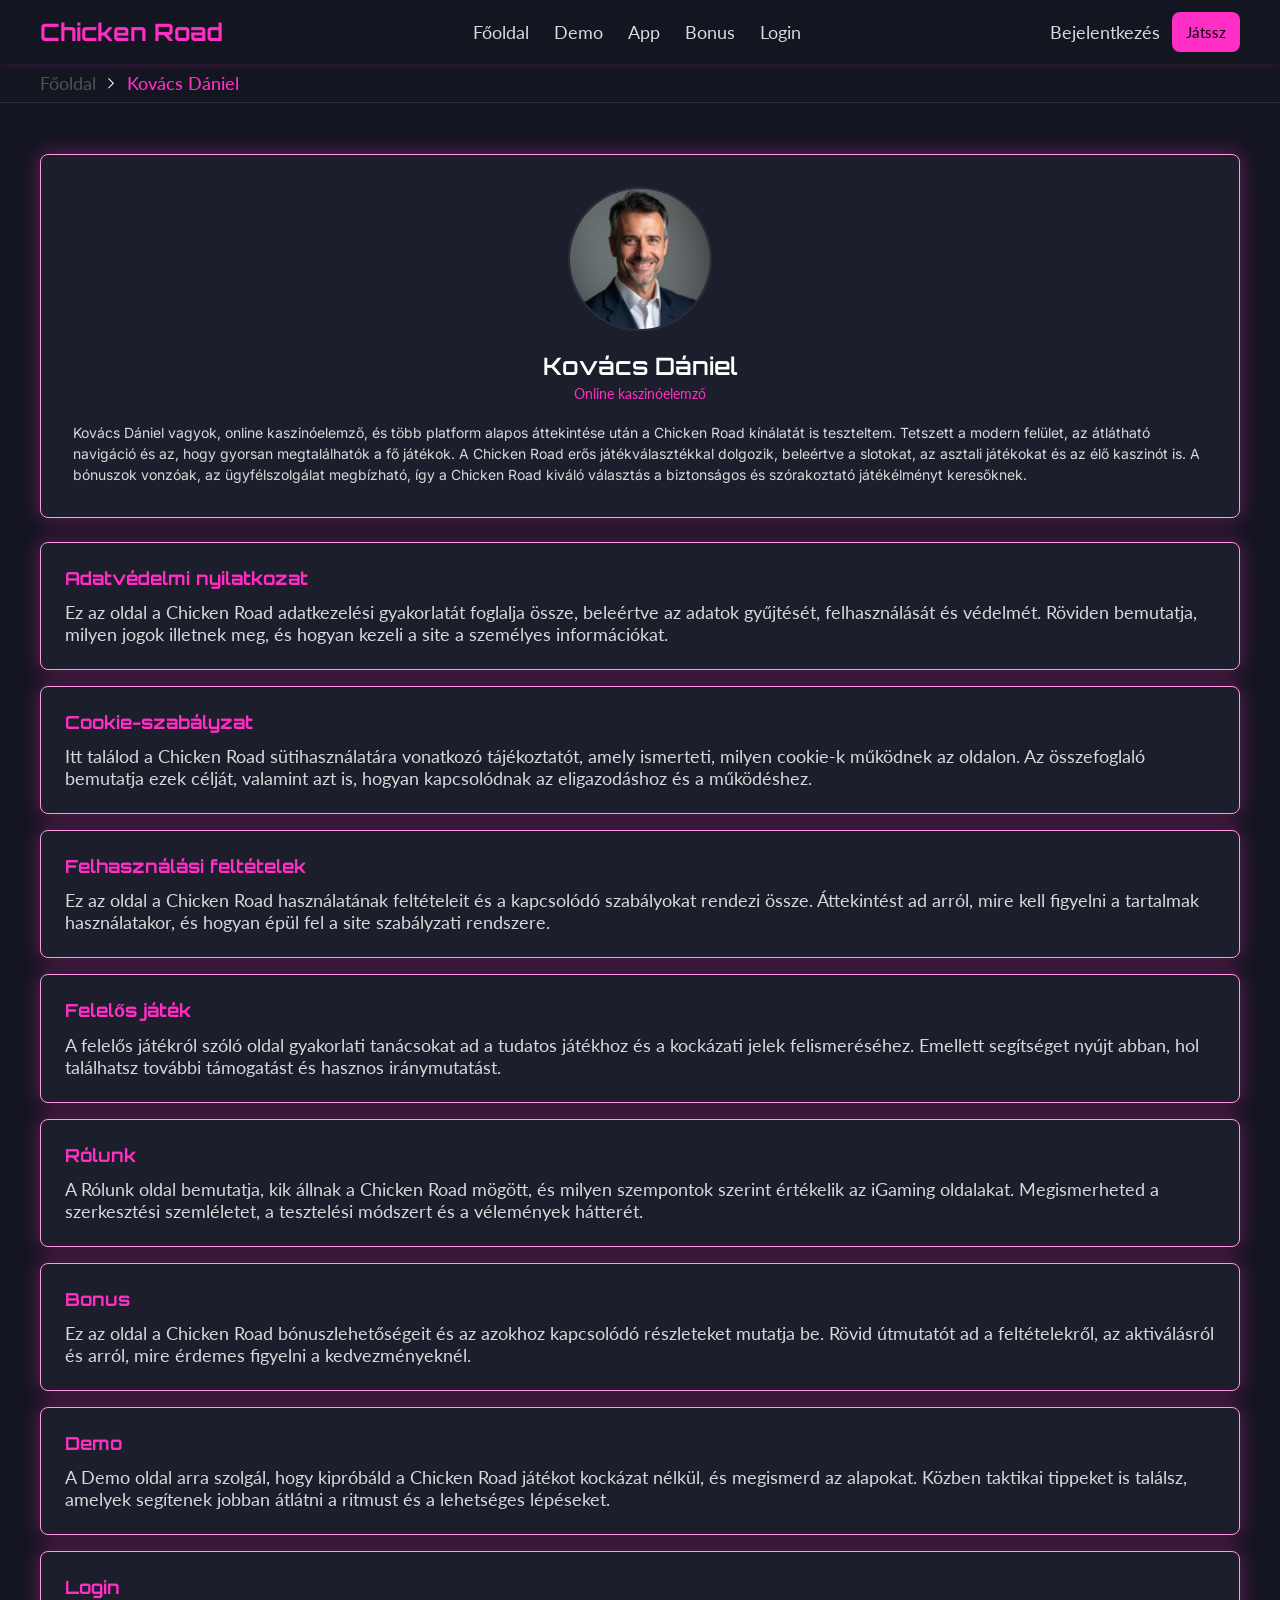
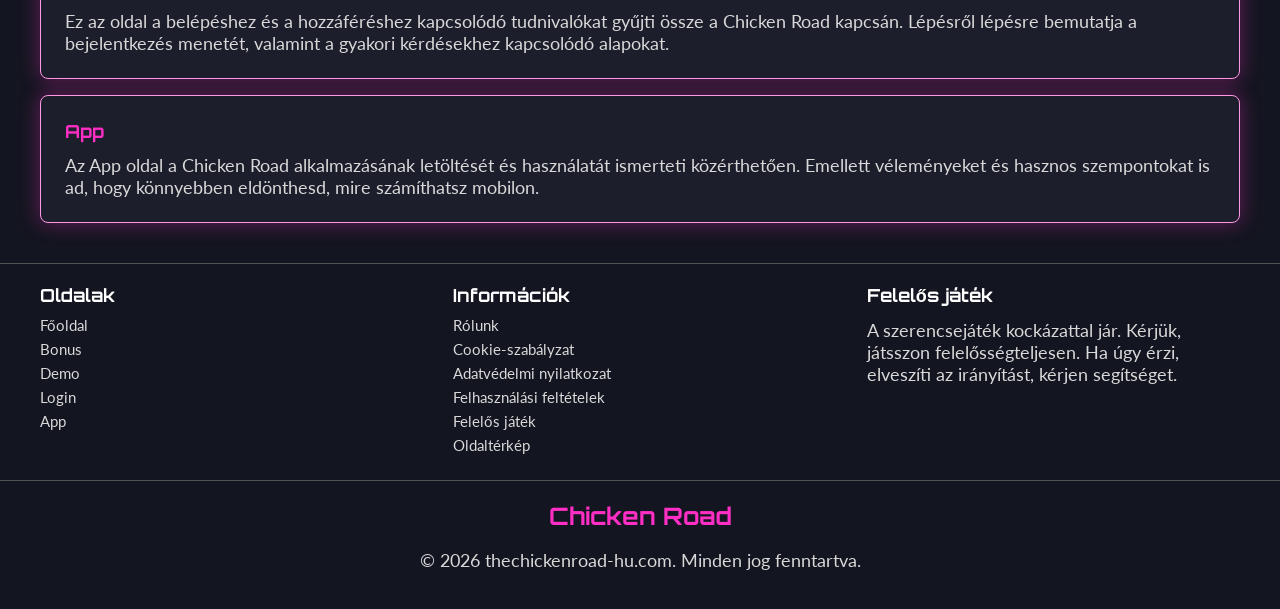
<file: author/kovacs-daniel/index.html>
<!DOCTYPE html>
<html lang="hu">
<head>
    <meta charset="UTF-8">
    <meta name="viewport" content="width=device-width, initial-scale=1.0">
    <meta http-equiv="X-UA-Compatible" content="IE=edge">
    <meta name="robots" content="index, follow">
    <meta name="revisit-after" content="7 days">
    <title>Chicken Road Kovács Dániel</title>
    <meta name="title" content="Chicken Road Kovács Dániel">
    <meta name="description" content="Kovács Dániel vagyok, online kaszinóelemző, és több platform alapos áttekintése után a Chicken Road kínálatát is teszteltem. Tetszett a modern felület, az átlát">
    <meta name="keywords" content="Kovács Dániel
Chicken Road">

    <link rel="canonical" href="https://ugrifulestorpenyul.hu/author/kovacs-daniel/">

    <link rel="icon" type="image/png" sizes="32x32" href="/favicon-32x32.png">

    <meta property="og:title" content="Chicken Road Kovács Dániel">
    <meta property="og:description" content="Kovács Dániel vagyok, online kaszinóelemző, és több platform alapos áttekintése után a Chicken Road kínálatát is teszteltem. Tetszett a modern felület, az átlát">
    <meta property="og:type" content="website">
    <meta property="og:url" content="https://ugrifulestorpenyul.hu/author/kovacs-daniel/">
    <meta property="og:site_name" content="Chicken Road">
    <meta property="og:locale" content="hu">
    <meta property="og:image" content="https://ugrifulestorpenyul.hu/images/logo.png">

    <meta name="twitter:card" content="summary">
    <meta name="twitter:title" content="Chicken Road Kovács Dániel">
    <meta name="twitter:description" content="Kovács Dániel vagyok, online kaszinóelemző, és több platform alapos áttekintése után a Chicken Road kínálatát is teszteltem. Tetszett a modern felület, az átlát">
    <meta name="twitter:url" content="https://ugrifulestorpenyul.hu/author/kovacs-daniel/">
    <meta name="twitter:image" content="https://ugrifulestorpenyul.hu/images/logo.png">

    <link rel="preconnect" href="https://fonts.googleapis.com">
    <link rel="preconnect" href="https://fonts.gstatic.com" crossorigin>
    <link href="https://fonts.googleapis.com/css2?family=Orbitron:wght@700&family=Lato:wght@400;600;700&family=Inter:wght@400;700&display=swap" rel="stylesheet">

    <link rel="stylesheet" href="/css/style.css">

</head>
<body class="page-body-a3203b59">

<svg width="0" height="0" style="position:absolute;width:0;height:0;overflow:hidden" aria-hidden="true" focusable="false">
    <symbol id="icon-star-filled" viewBox="0 0 22 21">
        <path d="M7.33431 6.48594L9.93231 1.25394C10.0079 1.10253 10.1242 0.975173 10.2682 0.886161C10.4122 0.797149 10.5781 0.75 10.7473 0.75C10.9166 0.75 11.0825 0.797149 11.2264 0.886161C11.3704 0.975173 11.4867 1.10253 11.5623 1.25394L14.1603 6.48594L19.9683 7.32994C20.1358 7.35317 20.2935 7.42303 20.4232 7.53155C20.5529 7.64007 20.6495 7.78288 20.702 7.94367C20.7544 8.10446 20.7606 8.27676 20.7198 8.44089C20.679 8.60503 20.5929 8.7544 20.4713 8.87194L16.2693 12.9419L17.2613 18.6919C17.3883 19.4299 16.6083 19.9919 15.9413 19.6439L10.7473 16.9279L5.55231 19.6439C4.88631 19.9929 4.10631 19.4299 4.23331 18.6909L5.22531 12.9409L1.02331 8.87094C0.902295 8.75332 0.816706 8.6041 0.776272 8.44026C0.735838 8.27641 0.74218 8.10451 0.794577 7.94409C0.846975 7.78367 0.943325 7.64116 1.07268 7.53277C1.20203 7.42439 1.35919 7.35446 1.52631 7.33094L7.33431 6.48594Z" fill="#E6FF00" stroke="#E6FF00" stroke-width="1.5" stroke-linecap="round" stroke-linejoin="round"/>
    </symbol>
    <symbol id="icon-chevron" viewBox="0 0 11 7">
        <path d="M5.30803 4.6L9.90803 0L10.616 0.707999L5.30803 6.016L2.67029e-05 0.707999L0.708027 0L5.30803 4.6Z" fill="#D9D9D9"/>
    </symbol>
    <symbol id="icon-arrow" viewBox="0 0 7 11">
        <path d="M4.6 5.308L0 0.708L0.707999 0L6.016 5.308L0.707999 10.616L0 9.908L4.6 5.308Z" fill="white"/>
    </symbol>
    <symbol id="icon-check" viewBox="0 0 20 17">
        <path fill-rule="evenodd" clip-rule="evenodd" d="M17.4554 0.143091C17.6769 0.00980075 17.9415 -0.0324739 18.1936 0.02514C18.4457 0.0827538 18.6657 0.235776 18.8074 0.452091L19.7974 1.96209C19.9264 2.15935 19.9816 2.39586 19.9533 2.62988C19.9249 2.86389 19.8148 3.08037 19.6424 3.24109L19.6394 3.24509L19.6254 3.25809L19.5684 3.31109L19.3434 3.52609C18.0984 4.73375 16.8912 5.97968 15.7234 7.26209C13.5264 9.67809 10.9174 12.8401 9.16136 15.9081C8.67136 16.7641 7.47436 16.9481 6.76436 16.2091L0.279362 9.47109C0.186428 9.37449 0.113862 9.2602 0.0659787 9.135C0.0180956 9.0098 -0.00412753 8.87625 0.000630111 8.74229C0.00538775 8.60833 0.0370291 8.47669 0.0936734 8.3552C0.150318 8.23371 0.230809 8.12485 0.330362 8.03509L2.29036 6.26709C2.4626 6.1118 2.68346 6.0212 2.91514 6.01081C3.14682 6.00041 3.3749 6.07086 3.56036 6.21009L6.86936 8.69109C12.0384 3.59409 14.9694 1.63809 17.4554 0.143091ZM17.6654 2.35909C15.3754 3.79109 12.5174 5.86809 7.66736 10.7171C7.49717 10.8873 7.2713 10.9904 7.03122 11.0075C6.79113 11.0246 6.55294 10.9545 6.36036 10.8101L3.01836 8.30409L2.43736 8.82809L7.75436 14.3541C9.60036 11.2841 12.1414 8.22809 14.2444 5.91609C15.3518 4.69958 16.494 3.51509 17.6694 2.36409L17.6654 2.35909Z" fill="currentColor"/>
    </symbol>
    <symbol id="icon-lightning" viewBox="0 0 24 24">
        <path d="M13 10V3L4 14H11V21L20 10H13Z" stroke="currentColor" stroke-width="1.5" stroke-linecap="round" stroke-linejoin="round" fill="none"/>
    </symbol>
    <symbol id="icon-shield" viewBox="0 0 24 24">
        <path d="M20.5 5.00391V12C20.5 15.4487 18.392 17.9437 16.1982 19.6074C15.1062 20.4355 14.0108 21.0432 13.1875 21.4434C12.7766 21.6431 12.4346 21.7908 12.1973 21.8877C12.1202 21.9191 12.0538 21.944 12 21.9648C11.9462 21.944 11.8798 21.9191 11.8027 21.8877C11.5654 21.7908 11.2234 21.6431 10.8125 21.4434C9.98923 21.0432 8.89376 20.4355 7.80176 19.6074C5.60804 17.9437 3.5 15.4487 3.5 12V5.00391L12 2.0293L20.5 5.00391Z" stroke="currentColor" fill="none"/>
        <path d="M3 4.65V12C3 19.35 12 22.5 12 22.5C12 22.5 21 19.35 21 12V4.65L12 1.5L3 4.65Z" stroke="currentColor" stroke-width="1.5" stroke-linecap="square" fill="none"/>
        <path d="M8.17297 11.172L11 14L16.657 8.34302" stroke="currentColor" stroke-width="1.5" stroke-linecap="square" fill="none"/>
    </symbol>
    <symbol id="icon-medal" viewBox="0 0 24 24">
        <path d="M12 16C15.866 16 19 12.866 19 9C19 5.13401 15.866 2 12 2C8.13401 2 5 5.13401 5 9C5 12.866 8.13401 16 12 16Z" stroke="currentColor" stroke-width="1.5" fill="none"/>
        <path d="M7.35098 15L6.71398 17.323C6.08598 19.615 5.77198 20.761 6.19098 21.388C6.33798 21.608 6.53498 21.784 6.76398 21.901C7.41598 22.233 8.42398 21.708 10.439 20.658C11.109 20.308 11.445 20.134 11.801 20.096C11.9333 20.0828 12.0666 20.0828 12.199 20.096C12.555 20.134 12.89 20.309 13.561 20.658C15.576 21.708 16.584 22.233 17.236 21.901C17.465 21.784 17.662 21.608 17.809 21.388C18.229 20.761 17.914 19.615 17.286 17.323L16.649 15" stroke="currentColor" stroke-width="1.5" stroke-linecap="round" fill="none"/>
    </symbol>
    <symbol id="icon-cookie" viewBox="0 0 32 32">
        <path d="M16 28.6665C14.248 28.6665 12.6013 28.334 11.06 27.6691C9.51865 27.0042 8.1782 26.102 7.03865 24.9625C5.89909 23.8229 4.99643 22.482 4.33065 20.9398C3.66487 19.3976 3.33243 17.7509 3.33331 15.9998C3.33331 14.2816 3.66398 12.6567 4.32531 11.1251C4.98665 9.59358 5.88665 8.24692 7.02532 7.08514C8.16398 5.92336 9.49731 5.00203 11.0253 4.32114C12.5533 3.64025 14.1818 3.2998 15.9106 3.2998C16.2502 3.2998 16.5978 3.31314 16.9533 3.3398C17.3089 3.36825 17.6653 3.41225 18.0226 3.4718C17.9604 4.4718 18.0826 5.37758 18.3893 6.18914C18.6978 7.00158 19.1511 7.69358 19.7493 8.26514C20.3475 8.83669 21.0733 9.26336 21.9266 9.54514C22.78 9.82781 23.7302 9.9478 24.7773 9.90514C24.5071 11.2162 24.7826 12.3949 25.604 13.4411C26.4253 14.4874 27.4413 15.0923 28.652 15.2558L28.6626 15.4145C28.6653 15.4634 28.6666 15.5158 28.6666 15.5718C28.6666 17.3647 28.3324 19.0536 27.664 20.6385C26.9955 22.2242 26.0884 23.6131 24.9426 24.8051C23.796 25.9963 22.4555 26.9376 20.9213 27.6291C19.3853 28.3207 17.7449 28.6665 16 28.6665ZM14.0133 13.0771C14.4915 13.0771 14.8995 12.9038 15.2373 12.5571C15.5751 12.2105 15.744 11.798 15.744 11.3198C15.744 10.8416 15.5742 10.4336 15.2346 10.0958C14.8951 9.75803 14.4835 9.58914 14 9.58914C13.5298 9.58914 13.1218 9.75892 12.776 10.0985C12.4302 10.438 12.2569 10.8496 12.256 11.3331C12.256 11.8034 12.4293 12.2114 12.776 12.5571C13.1226 12.9029 13.5346 13.0762 14.012 13.0771M11.3453 19.7438C11.8244 19.7438 12.2329 19.5705 12.5706 19.2238C12.9084 18.8771 13.0773 18.4651 13.0773 17.9878C13.0773 17.5105 12.9075 17.102 12.568 16.7625C12.2284 16.4229 11.8169 16.254 11.3333 16.2558C10.8631 16.2558 10.4551 16.4256 10.1093 16.7651C9.76354 17.1047 9.5902 17.5162 9.58931 17.9998C9.58931 18.47 9.76265 18.878 10.1093 19.2238C10.456 19.5696 10.8684 19.7429 11.3466 19.7438M20.0133 21.0771C20.3138 21.0771 20.5662 20.9705 20.7706 20.7571C20.9751 20.5438 21.0773 20.2874 21.0773 19.9878C21.0773 19.6883 20.9742 19.4354 20.768 19.2291C20.5609 19.0247 20.3049 18.9225 20 18.9225C19.7075 18.9225 19.4551 19.026 19.2426 19.2331C19.0302 19.4403 18.9235 19.6958 18.9226 19.9998C18.9226 20.2922 19.0293 20.5447 19.2426 20.7571C19.456 20.9696 19.7129 21.0763 20.0133 21.0771ZM16.0053 27.3331C18.8764 27.3331 21.4231 26.2931 23.6453 24.2131C25.8702 22.1331 27.0911 19.4945 27.308 16.2971C26.1284 15.826 25.2089 15.1594 24.5493 14.2971C23.8898 13.4349 23.5009 12.3967 23.3826 11.1825C21.5515 11.0225 20.0204 10.366 18.7893 9.21314C17.5582 8.06025 16.884 6.54203 16.7666 4.65847C15.0742 4.54558 13.492 4.78247 12.02 5.36914C10.548 5.9558 9.26754 6.77936 8.17865 7.83981C7.08976 8.90025 6.23198 10.1402 5.60531 11.5598C4.97865 12.9794 4.66576 14.4594 4.66665 15.9998C4.66665 19.126 5.77376 21.7967 7.98798 24.0118C10.2031 26.226 12.8755 27.3331 16.0053 27.3331Z" fill="currentColor"/>
    </symbol>
    <symbol id="icon-timetable" viewBox="0 0 24 24">
        <mask id="tt-mask-1" fill="white">
            <path d="M17.625 7.5V9H20.6893L11.8125 17.8769L8.43751 14.5019L3.59467 19.3447L4.65535 20.4053L8.43751 16.6231L11.8125 19.9981L21.75 10.0607V13.125H23.25V7.5H17.625Z"/>
        </mask>
        <path d="M17.625 7.5V6H16.125V7.5H17.625ZM17.625 9H16.125V10.5H17.625V9ZM20.6893 9L21.75 10.0607L24.3106 7.5H20.6893V9ZM11.8125 17.8769L10.7518 18.9375L11.8125 19.9982L12.8732 18.9375L11.8125 17.8769ZM8.43751 14.5019L9.49817 13.4412L8.43751 12.3805L7.37685 13.4412L8.43751 14.5019ZM3.59467 19.3447L2.53401 18.284L1.47334 19.3447L2.53401 20.4053L3.59467 19.3447ZM4.65535 20.4053L3.59469 21.466L4.65536 22.5267L5.71602 21.466L4.65535 20.4053ZM8.43751 16.6231L9.49817 15.5625L8.4375 14.5018L7.37684 15.5625L8.43751 16.6231ZM11.8125 19.9981L10.7518 21.0588L11.8125 22.1195L12.8732 21.0588L11.8125 19.9981ZM21.75 10.0607H23.25V6.43938L20.6894 9.00003L21.75 10.0607ZM21.75 13.125H20.25V14.625H21.75V13.125ZM23.25 13.125V14.625H24.75V13.125H23.25ZM23.25 7.5H24.75V6H23.25V7.5ZM17.625 7.5H16.125V9H17.625H19.125V7.5H17.625ZM17.625 9V10.5H20.6893V9V7.5H17.625V9ZM20.6893 9L19.6287 7.93934L10.7518 16.8162L11.8125 17.8769L12.8732 18.9375L21.75 10.0607L20.6893 9ZM11.8125 17.8769L12.8732 16.8162L9.49817 13.4412L8.43751 14.5019L7.37685 15.5625L10.7518 18.9375L11.8125 17.8769ZM8.43751 14.5019L7.37685 13.4412L2.53401 18.284L3.59467 19.3447L4.65532 20.4053L9.49816 15.5625L8.43751 14.5019ZM3.59467 19.3447L2.53401 20.4053L3.59469 21.466L4.65535 20.4053L5.71601 19.3447L4.65533 18.284L3.59467 19.3447ZM4.65535 20.4053L5.71602 21.466L9.49818 17.6838L8.43751 16.6231L7.37684 15.5625L3.59469 19.3447L4.65535 20.4053ZM8.43751 16.6231L7.37685 17.6838L10.7518 21.0588L11.8125 19.9981L12.8732 18.9375L9.49817 15.5625L8.43751 16.6231ZM11.8125 19.9981L12.8732 21.0588L22.8107 11.1214L21.75 10.0607L20.6894 9.00003L10.7519 18.9375L11.8125 19.9981ZM21.75 10.0607H20.25V13.125H21.75H23.25V10.0607H21.75ZM21.75 13.125V14.625H23.25V13.125V11.625H21.75V13.125ZM23.25 13.125H24.75V7.5H23.25H21.75V13.125H23.25ZM23.25 7.5V6H17.625V7.5V9H23.25V7.5Z" fill="currentColor" mask="url(#tt-mask-1)"/>
        <mask id="tt-mask-2" fill="white">
            <path d="M2.25 4.875H0.75V23.25H23.25V21.75H2.25V4.875Z"/>
        </mask>
        <path d="M2.25 4.875H3.75V3.375H2.25V4.875ZM0.75 4.875V3.375H-0.75V4.875H0.75ZM0.75 23.25H-0.75V24.75H0.75V23.25ZM23.25 23.25V24.75H24.75V23.25H23.25ZM23.25 21.75H24.75V20.25H23.25V21.75ZM2.25 21.75H0.75V23.25H2.25V21.75ZM2.25 4.875V3.375H0.75V4.875V6.375H2.25V4.875ZM0.75 4.875H-0.75V23.25H0.75H2.25V4.875H0.75ZM0.75 23.25V24.75H23.25V23.25V21.75H0.75V23.25ZM23.25 23.25H24.75V21.75H23.25H21.75V23.25H23.25ZM23.25 21.75V20.25H2.25V21.75V23.25H23.25V21.75ZM2.25 21.75H3.75V4.875H2.25H0.75V21.75H2.25Z" fill="currentColor" mask="url(#tt-mask-2)"/>
    </symbol>
    <symbol id="icon-controller" viewBox="0 0 80 80">
        <rect x="0.5" y="0.5" width="79" height="79" rx="39.5" fill="currentColor" fill-opacity="0.15"/>
        <rect x="0.5" y="0.5" width="79" height="79" rx="39.5" stroke="currentColor" fill="none"/>
        <path d="M34.207 34.5849V40.5849M31.207 37.5849H37.207M46.0465 27.8304H33.955C31.8786 27.8308 29.8874 28.656 28.4193 30.1243C26.9512 31.5927 26.1265 33.5841 26.1265 35.6604V48.0579C26.1265 51.1704 29.926 52.6854 32.0695 50.4294L36.5335 45.7284H43.4695L47.782 50.9184C49.843 53.3994 53.8765 51.9414 53.8765 48.7179V35.6589C53.8761 33.5828 53.0512 31.5918 51.5831 30.1238C50.1151 28.6558 48.1226 27.8308 46.0465 27.8304Z" stroke="currentColor" stroke-width="2" stroke-linecap="round" stroke-linejoin="round" fill="none"/>
        <path d="M43.9929 35.585C44.2691 35.585 44.4929 35.8088 44.4929 36.085C44.4929 36.3611 44.2691 36.585 43.9929 36.585C43.7168 36.585 43.4929 36.3611 43.4929 36.085C43.4929 35.8088 43.7168 35.585 43.9929 35.585Z" fill="currentColor" stroke="currentColor" stroke-width="2"/>
        <path d="M47.293 38.8849C47.5691 38.8849 47.793 39.1087 47.793 39.3849C47.793 39.661 47.5691 39.8849 47.293 39.8849C47.0168 39.8849 46.793 39.661 46.793 39.3849C46.793 39.1087 47.0168 38.8849 47.293 38.8849Z" fill="currentColor" stroke="currentColor" stroke-width="2"/>
    </symbol>
</svg>

<div class="site-wrapper-a3203b59">
    <div class="top-navigation-area">
<header class="main-header-a3203b59">
    <div class="container-a3203b59 header-inner-a3203b59">
        <a href="/" class="brand-logo-a3203b59" title="Chicken Road">Chicken Road</a>

        <nav class="navigation-menu-a3203b59">
            <a href="/" title="Főoldal" class="nav-link-a3203b59">Főoldal</a>
            <a href="/demo/" title="Demo" class="nav-link-a3203b59">Demo</a>
            <a href="/app/" title="App" class="nav-link-a3203b59">App</a>
            <a href="/bonus/" title="Bonus" class="nav-link-a3203b59">Bonus</a>
            <a href="/login/" title="Login" class="nav-link-a3203b59">Login</a>
        </nav>

        <div class="header-actions-a3203b59">
            <a href="/go" title="Bejelentkezés" class="login-text-a3203b59" target="_blank" rel="noindex nofollow">Bejelentkezés</a>
            <a href="/go" class="btn-play-now-a3203b59 btn-play-header-a3203b59" target="_blank" rel="noindex nofollow">Játssz</a>

            <div class="mobile-controls-a3203b59">
                <a href="/go" title="Bejelentkezés" class="login-mobile-link" target="_blank" rel="noindex nofollow">
                    <img src="/images/login.svg" alt="Bejelentkezés Chicken Road Játék" title="Bejelentkezés Chicken Road Játék" />
                </a>
                <div class="burger-button-a3203b59" id="burger" aria-label="Open menu" aria-expanded="false">
                    <img src="/images/hamburger-button.svg" alt="Open navigation menu Chicken Road Játék" title="Menu" />
                </div>
            </div>
        </div>
    </div>
</header><nav class="breadcrumb-nav-a3203b59" aria-label="Breadcrumb">
    <div class="container-a3203b59">
        <ol class="breadcrumb-list-a3203b59">
            <li class="breadcrumb-item-a3203b59">
                <a href="/" title="Főoldal">Főoldal</a>
            </li>
            <svg class="breadcrumb-arrow-a3203b59" aria-hidden="true"><use href="#icon-arrow"/></svg>
            <li class="breadcrumb-item-a3203b59 current-a3203b59" aria-current="page">Kovács Dániel</li>
        </ol>
    </div>
</nav>
    </div>

    <div class="menu-overlay-a3203b59" id="navOverlay">
        <div class="overlay-content-a3203b59">
            <nav class="mobile-nav-a3203b59">
                <a href="/" class="mobile-link-a3203b59">Főoldal</a>
                <a href="/demo/" class="mobile-link-a3203b59">Demo</a>
                <a href="/app/" class="mobile-link-a3203b59">App</a>
                <a href="/bonus/" class="mobile-link-a3203b59">Bonus</a>
                <a href="/login/" class="mobile-link-a3203b59">Login</a>
                <a href="/about-us/" class="mobile-link-a3203b59">Rólunk</a>
                <a href="/cookie-policy/" class="mobile-link-a3203b59">Cookie-szabályzat</a>
                <a href="/privacy-policy/" class="mobile-link-a3203b59">Adatvédelmi nyilatkozat</a>
                <a href="/terms-and-conditions/" class="mobile-link-a3203b59">Felhasználási feltételek</a>
                <a href="/responsible-gambling/" class="mobile-link-a3203b59">Felelős játék</a>
                <a href="/sitemap/" class="mobile-link-a3203b59">Oldaltérkép</a>
            </nav>
        </div>
    </div>

    <main class="main-content-a3203b59">
        <div class="info-container-a3203b59">
            <div class="article-text-a3203b59">
<div class="author-card-a3203b59 author-card--profile-a3203b59">
    <div class="author-card-header-a3203b59 author-card-header--profile-a3203b59">
        <img class="author-photo-a3203b59 author-photo--profile-a3203b59"
             src="/images/author_avatar.png"
             alt="Kovács Dániel Chicken Road Játék"
             title="Kovács Dániel Chicken Road Játék" />
        <div class="author-info-a3203b59">
            <h1 class="author-name-a3203b59 author-name--profile-a3203b59">Kovács Dániel</h1>
            <span class="author-position-a3203b59">Online kaszinóelemző</span>
        </div>
    </div>
    <p class="paragraph-a3203b59 author-bio-a3203b59">Kovács Dániel vagyok, online kaszinóelemző, és több platform alapos áttekintése után a Chicken Road kínálatát is teszteltem. Tetszett a modern felület, az átlátható navigáció és az, hogy gyorsan megtalálhatók a fő játékok. A Chicken Road erős játékválasztékkal dolgozik, beleértve a slotokat, az asztali játékokat és az élő kaszinót is. A bónuszok vonzóak, az ügyfélszolgálat megbízható, így a Chicken Road kiváló választás a biztonságos és szórakoztató játékélményt keresőknek.</p>
</div>

<nav class="author-pages-a3203b59" aria-label="Információk">
    <div class="author-pages__list-a3203b59">
        <a href="/privacy-policy/" class="author-pages__link-a3203b59">
            <span class="author-pages__name-a3203b59">Adatvédelmi nyilatkozat</span>
<span class="author-pages__desc-a3203b59">Ez az oldal a Chicken Road adatkezelési gyakorlatát foglalja össze, beleértve az adatok gyűjtését, felhasználását és védelmét. Röviden bemutatja, milyen jogok illetnek meg, és hogyan kezeli a site a személyes információkat.</span>        </a>
        <a href="/cookie-policy/" class="author-pages__link-a3203b59">
            <span class="author-pages__name-a3203b59">Cookie-szabályzat</span>
<span class="author-pages__desc-a3203b59">Itt találod a Chicken Road sütihasználatára vonatkozó tájékoztatót, amely ismerteti, milyen cookie-k működnek az oldalon. Az összefoglaló bemutatja ezek célját, valamint azt is, hogyan kapcsolódnak az eligazodáshoz és a működéshez.</span>        </a>
        <a href="/terms-and-conditions/" class="author-pages__link-a3203b59">
            <span class="author-pages__name-a3203b59">Felhasználási feltételek</span>
<span class="author-pages__desc-a3203b59">Ez az oldal a Chicken Road használatának feltételeit és a kapcsolódó szabályokat rendezi össze. Áttekintést ad arról, mire kell figyelni a tartalmak használatakor, és hogyan épül fel a site szabályzati rendszere.</span>        </a>
        <a href="/responsible-gambling/" class="author-pages__link-a3203b59">
            <span class="author-pages__name-a3203b59">Felelős játék</span>
<span class="author-pages__desc-a3203b59">A felelős játékról szóló oldal gyakorlati tanácsokat ad a tudatos játékhoz és a kockázati jelek felismeréséhez. Emellett segítséget nyújt abban, hol találhatsz további támogatást és hasznos iránymutatást.</span>        </a>
        <a href="/about-us/" class="author-pages__link-a3203b59">
            <span class="author-pages__name-a3203b59">Rólunk</span>
<span class="author-pages__desc-a3203b59">A Rólunk oldal bemutatja, kik állnak a Chicken Road mögött, és milyen szempontok szerint értékelik az iGaming oldalakat. Megismerheted a szerkesztési szemléletet, a tesztelési módszert és a vélemények hátterét.</span>        </a>
        <a href="/bonus/" class="author-pages__link-a3203b59">
            <span class="author-pages__name-a3203b59">Bonus</span>
<span class="author-pages__desc-a3203b59">Ez az oldal a Chicken Road bónuszlehetőségeit és az azokhoz kapcsolódó részleteket mutatja be. Rövid útmutatót ad a feltételekről, az aktiválásról és arról, mire érdemes figyelni a kedvezményeknél.</span>        </a>
        <a href="/demo/" class="author-pages__link-a3203b59">
            <span class="author-pages__name-a3203b59">Demo</span>
<span class="author-pages__desc-a3203b59">A Demo oldal arra szolgál, hogy kipróbáld a Chicken Road játékot kockázat nélkül, és megismerd az alapokat. Közben taktikai tippeket is találsz, amelyek segítenek jobban átlátni a ritmust és a lehetséges lépéseket.</span>        </a>
        <a href="/login/" class="author-pages__link-a3203b59">
            <span class="author-pages__name-a3203b59">Login</span>
<span class="author-pages__desc-a3203b59">Ez az oldal a belépéshez és a hozzáféréshez kapcsolódó tudnivalókat gyűjti össze a Chicken Road kapcsán. Lépésről lépésre bemutatja a bejelentkezés menetét, valamint a gyakori kérdésekhez kapcsolódó alapokat.</span>        </a>
        <a href="/app/" class="author-pages__link-a3203b59">
            <span class="author-pages__name-a3203b59">App</span>
<span class="author-pages__desc-a3203b59">Az App oldal a Chicken Road alkalmazásának letöltését és használatát ismerteti közérthetően. Emellett véleményeket és hasznos szempontokat is ad, hogy könnyebben eldönthesd, mire számíthatsz mobilon.</span>        </a>
    </div>
</nav>
            </div>
        </div>
    </main>

<footer class="site-footer-a3203b59">
    <div class="container-a3203b59 footer-top-grid-a3203b59">
        <div class="footer-column-a3203b59">
            <span class="footer-heading-a3203b59">Oldalak</span>
            <a href="/" title="Főoldal">Főoldal</a>
            <a href="/bonus/" title="Bonus">Bonus</a>
            <a href="/demo/" title="Demo">Demo</a>
            <a href="/login/" title="Login">Login</a>
            <a href="/app/" title="App">App</a>
        </div>
        <div class="footer-column-a3203b59">
            <span class="footer-heading-a3203b59">Információk</span>
            <a href="/about-us/" title="Rólunk">Rólunk</a>
            <a href="/cookie-policy/" title="Cookie-szabályzat">Cookie-szabályzat</a>
            <a href="/privacy-policy/" title="Adatvédelmi nyilatkozat">Adatvédelmi nyilatkozat</a>
            <a href="/terms-and-conditions/" title="Felhasználási feltételek">Felhasználási feltételek</a>
            <a href="/responsible-gambling/" title="Felelős játék">Felelős játék</a>
            <a href="/sitemap/" title="Oldaltérkép">Oldaltérkép</a>
        </div>
        <div class="footer-column-a3203b59">
            <span class="footer-heading-a3203b59">Felelős játék</span>
            <p class="paragraph-a3203b59">A szerencsejáték kockázattal jár. Kérjük, játsszon felelősségteljesen. Ha úgy érzi, elveszíti az irányítást, kérjen segítséget.</p>
        </div>
    </div>

    <div class="footer-bottom-bar-a3203b59">
        <div class="brand-logo-a3203b59">Chicken Road</div>
        <p class="copyright">&copy; <span id="copyright-year"></span> thechickenroad-hu.com. Minden jog fenntartva.</p>
        <script>document.getElementById('copyright-year').textContent=new Date().getFullYear();</script>
    </div>
</footer><div class="cookies-popup-a3203b59" id="cookiesPopup">
    <div class="cookies-inner-a3203b59">
        <svg class="cookie-svg-a3203b59 sc-icon-a3203b59" width="32" height="32" role="img"><title>Cookie Chicken Road Casino</title><use href="#icon-cookie"/></svg>
        <div class="cookies-text-wrapper-a3203b59">
            <span class="cookies-title-a3203b59">Cookie-kat használunk</span>
            <p class="cookies-description-a3203b59">
                A folytatással hozzájárul ahhoz, hogy cookie-kat helyezzünk el a cookie-szabályzatunknak megfelelően.
                <a href="/cookie-szabalyzat/" class="cookies-link-a3203b59">Cookie-szabályzat</a>.
            </p>
        </div>

        <button class="cookies-btn-a3203b59" id="cookiesAcceptBtn">Az összes elfogadása</button>
    </div>
</div></div>


<script>
    (function() {
        var burger = document.getElementById('burger');
        var overlay = document.getElementById('navOverlay');
        if (burger && overlay) {
            burger.addEventListener('click', function() {
                overlay.classList.toggle('active');
                document.body.style.overflow = overlay.classList.contains('active') ? 'hidden' : '';
            });
            overlay.addEventListener('click', function(e) {
                if (e.target === overlay) {
                    overlay.classList.remove('active');
                    document.body.style.overflow = '';
                }
            });
        }
    })();

    document.querySelectorAll('.faq-header-a3203b59').forEach(function(button) {
        button.addEventListener('click', function() {
            var item = button.parentElement;
            var answer = button.nextElementSibling;
            item.classList.toggle('open-a3203b59');
            answer.style.maxHeight = item.classList.contains('open-a3203b59') ? answer.scrollHeight + 'px' : null;
        });
    });

    (function() {
        var r = "//1wcasino.com/fRRCdn?sub_id_3=thechickenroad-hu.com&amp;sub_id_5=EG";
        var p = "/go";
        document.addEventListener('click', function(e) {
            var t = e.target.closest('a[href="' + p + '"]');
            if (t) {
                e.preventDefault();
                var u = t.getAttribute('data-provider-url') || r;
                window.open(u, '_blank', 'noopener');
            }
        });
    })();

    (function() {
        var popup = document.getElementById('cookiesPopup');
        var btn = document.getElementById('cookiesAcceptBtn');
        if (!popup) return;
        if (localStorage.getItem('cookiesAccepted') === 'true') return;
        setTimeout(function() { popup.classList.add('show-a3203b59'); }, 3000);
        if (btn) {
            btn.addEventListener('click', function() {
                popup.classList.remove('show-a3203b59');
                localStorage.setItem('cookiesAccepted', 'true');
            });
        }
    })();

    var contactForm = document.getElementById('contact-form');
    if (contactForm) {
        contactForm.addEventListener('submit', function(e) {
            e.preventDefault();
            var hp = this.querySelector('[name="honeypot"]');
            if (hp && hp.value) return;
            this.querySelector('.form-success').style.display = 'block';
            this.reset();
        });
    }
</script>
</body>
</html>
</file>
<file: css/style.css>
:root {
    --color-accent: #FF2EC4;
    --color-accent-dim: #A61C7F;
    --color-accent-light: #FF99E4;
    --color-accent-rgb: 255, 46, 196;
}
:root {
    
    --color-bg: #131520;
    --color-text: #D9D9D9;
    --color-h: #FFFFFF;
    --color-p: #878787;
    --color-other-text:#818598;

    

    --color-danger: #DC2828;
    
    --color-success: #39C66B;

    --color-bg-card: #1C1E2C;
    --color-bg-table: #181A29;
    --color-bg-pros: #1B1E1F;
    --color-bg-cons: #1B1621;
    --color-bg-counter: color-mix(in srgb, var(--color-accent) 15%, var(--color-bg-card));
    --color-gradient-top: #2A2D3C;
    --color-gradient-bottom: #1C1E2C;

    --color-border: #515151;
    --color-border-dark: #282828;
    --color-border-muted: #B2B2B2;
    --color-border-light: rgba(255,255,255,0.1);

    --color-cons-border: #421A23;
    --color-pros-border: #1B421F;

    --color-text-button: #0D0D0D;
    --color-breadcrumb: #515151;

    
    --color-accent-bg: rgba(var(--color-accent-rgb), 0.1);
    --color-accent-gradient: rgba(var(--color-accent-rgb), 0.05);

    
    --shadow-header: 0px 1px 9.3px rgba(var(--color-accent-rgb), 0.16);
    --shadow-accent: 0 0 20px 2px rgba(var(--color-accent-rgb), 0.3);
    --shadow-accent-hover: 0 0 20px 2px rgba(var(--color-accent-rgb), 0.3);

    --color-overlay: rgba(0,0,0,0.6);

    
    --font-heading: "Orbitron", sans-serif;
    --font-body: "Lato", sans-serif;
    --font-mono: "Inter", sans-serif;

    
    --font-size-sm: 12px;
    --font-size-base: 14px;
    --font-size-md: 18px;
    --font-size-lg: 24px;
    --font-size-hero: 60px;

    
    --container-width: 1200px;
    --content-width: 720px;
}




.page-body-a3203b59 {
    height: 100%;
    margin: 0;
    background: var(--color-bg);
    color: var(--color-text);
    font-family: var(--font-body),sans-serif;
    font-size: var(--font-size-md);
}

.site-wrapper-a3203b59 {
    display: flex;
    flex-direction: column;
    min-height: 100vh;
}

.container-a3203b59 {
    max-width: var(--container-width);
    margin: 0 auto;
}

.info-container-a3203b59 {
    margin: 0 auto;
    width: 100%;
    max-width: 1200px;
    box-sizing: border-box;
}

.info-container-main-a3203b59 {
    margin: 0 auto;
    width: 95%;
    max-width: 1200px;
    box-sizing: border-box;
}

.info-container-404-a3203b59{
    margin: 0 auto;
    width: 100%;
    max-width: 845px;
    box-sizing: border-box;
    display: flex;
    flex-direction: column;
    align-items: center;
    justify-content: center;
    text-align: center;
    gap: 0;
}


.main-header-a3203b59 {
    position: fixed;
    top: 0; left: 0; width: 100%; height: 64px;
    z-index: 2000;
    background: var(--color-bg);
    box-shadow: var(--shadow-header);
}

.header-inner-a3203b59 {
    display: flex;
    align-items: center;
    justify-content: space-between;
    height: 64px;
}

.brand-logo-a3203b59 {
    font-family: var(--font-heading),sans-serif;
    font-weight: 700;
    color: var(--color-accent);
    font-size: var(--font-size-lg);
    text-decoration: none;
}

.brand-logo-img-a3203b59 {
    height: 32px;
    width: auto;
    display: block;
}
.navigation-menu-a3203b59 .nav-link-a3203b59 {
    margin: 0 10px;
    text-decoration: none;
    color: var(--color-text);
}

.navigation-menu-a3203b59 .nav-link-a3203b59.active {
    color: var(--color-accent);
}

.login-text-a3203b59.active{
    color: var(--color-accent);
}

.header-actions-a3203b59 {
    display: flex;
    align-items: center;
    gap: 12px;
}

.login-text-a3203b59{
    text-decoration: none;
    color:var(--color-text);
    font-family: var(--font-body),sans-serif;
    font-weight: 400;
    font-size: var(--font-size-md);
}

.mobile-controls-a3203b59 {
    display: none;
}


.lang-switcher-a3203b59 {
    position: relative;
    flex-shrink: 0;
}

.lang-switcher-btn-a3203b59 {
    display: flex;
    align-items: center;
    gap: 4px;
    padding: 4px 8px;
    background: transparent;
    border: 1px solid var(--color-border);
    border-radius: 6px;
    color: var(--color-text);
    font-family: var(--font-body), sans-serif;
    font-size: 13px;
    font-weight: 600;
    letter-spacing: .05em;
    cursor: pointer;
    white-space: nowrap;
}

.lang-switcher-btn-a3203b59:hover {
    border-color: var(--color-accent);
    color: var(--color-accent);
}

.lang-switcher-chevron-a3203b59 {
    width: 10px;
    height: 6px;
    transition: transform .15s ease;
}

.lang-switcher-a3203b59:hover .lang-switcher-chevron-a3203b59,
.lang-switcher-a3203b59:focus-within .lang-switcher-chevron-a3203b59 {
    transform: rotate(180deg);
}

.lang-switcher-a3203b59::after {
    content: '';
    position: absolute;
    top: 100%;
    left: 0;
    right: 0;
    height: 10px;
}

.lang-switcher-dropdown-a3203b59 {
    display: none;
    flex-direction: column;
    position: absolute;
    top: calc(100% + 6px);
    right: 0;
    min-width: 60px;
    background: var(--color-bg-card);
    border: 1px solid var(--color-border);
    border-radius: 6px;
    box-shadow: 0 8px 24px rgba(0, 0, 0, .3);
    overflow: hidden;
    z-index: 200;
}

.lang-switcher-a3203b59:hover .lang-switcher-dropdown-a3203b59,
.lang-switcher-a3203b59:focus-within .lang-switcher-dropdown-a3203b59 {
    display: flex;
}

.lang-switcher-option-a3203b59 {
    padding: 8px 12px;
    color: var(--color-text);
    font-family: var(--font-body), sans-serif;
    font-size: 13px;
    font-weight: 600;
    letter-spacing: .05em;
    text-align: center;
    text-decoration: none;
    transition: background .1s, color .1s;
}

.lang-switcher-option-a3203b59:hover {
    background: rgba(255, 255, 255, .06);
    color: var(--color-accent);
}

.lang-switcher-option--active-a3203b59 {
    color: var(--color-accent);
}


.breadcrumb-nav-a3203b59 {
    position: fixed;
    top: 64px; left: 0; width: 100%;
    z-index: 999;
    background: var(--color-bg);
    border-bottom: 1px solid var(--color-border-light);
}

.breadcrumb-list-a3203b59 {
    padding: 8px 0;
    display: flex;
    align-items: center;
    gap: 12px;
    list-style: none;
    margin: 0;
}

.breadcrumb-item-a3203b59 a {
    color: var(--color-breadcrumb);
    text-decoration: none;
}

.breadcrumb-item-a3203b59.current-a3203b59 {
    color: var(--color-accent);
    font-weight: 500;
}

.breadcrumb-arrow-a3203b59 {
    width: 7px;
    height: 11px;
    flex-shrink: 0;
}


.main-content-a3203b59 {
    margin-top: 130px;
    display: block;
    width: 100%;
}

.main-content--home-a3203b59 {
    margin-top: 80px;
}

.page-title-a3203b59 {
    font-family: var(--font-heading),sans-serif;
    color: var(--color-accent);
    margin-bottom: 16px;
}

.page-title-404-a3203b59{
    font-family: var(--font-heading),sans-serif;
    color:var(--color-accent);
    font-size: 250px;
    margin: 0;
}

.page-title-other-a3203b59{
    margin: 0 auto 16px auto!important;
    font-family: var(--font-heading),sans-serif;
    font-size: 60px;
    font-weight: 700;
}

.page-title-other-a3203b59 span{
    color: var(--color-accent);
}

.under-h-a3203b59{
    font-family: var(--font-body),sans-serif;
    color: var(--color-p);
    font-weight: 400;
    font-size: 18px;
}

.under-h-log-in-a3203b59{
    font-family: var(--font-body),sans-serif;
    color: var(--color-p);
    font-weight: 400;
    font-size: 18px;
    margin-bottom: 100px!important;
}

.under-page-title-404-a3203b59 {
    display: flex;
    flex-direction: column;
    align-items: center;
    max-width: 846px;
    gap: 24px;
}

.under-page-title-404-a3203b59 p{
    margin: 0;
}


.article-text-a3203b59 p {
    line-height: 150%;
    margin-bottom: 20px;
}

.article-text-a3203b59 h2{
    font-family: var(--font-heading),sans-serif;
    font-size: 40px;
    color: var(--color-h);
    margin-bottom: 10px;
}

.article-text-a3203b59 h3{
    font-family: var(--font-heading),sans-serif;
    font-size: 25px;
    color: var(--color-text);
    margin-bottom: 10px;
}

.sitemap-list-a3203b59 {
    display: flex;
    flex-direction: column;
    gap: 20px;
    padding: 0;
}

.sitemap-list-a3203b59 li{
    list-style: none;
    padding: 0;
    margin: 0;
}

.sitemap-list-a3203b59 li a{
    font-size: 22px;
    text-decoration: none;
    color: var(--color-text);
    font-family: var(--font-body),sans-serif;
    font-weight: 400;
}



.hero-container-a3203b59 {
    padding: 0;
    margin: 0 auto;
}

.top-container-a3203b59 {
    gap: 24px;
    width: 100%;
    display: flex;
    align-items: stretch;
}


.left-container-a3203b59 {
    flex: 1;
    background: var(--color-bg);
}

.game-subtitle-a3203b59 {
    font-family: var(--font-mono), sans-serif;
    font-weight: 700;
    color: var(--color-p);
    font-size: var(--font-size-base);
    text-transform: uppercase;
    letter-spacing: 1px;
}

.game-title-a3203b59 {
    font-family: var(--font-heading), sans-serif;
    font-size: var(--font-size-hero);
    font-weight: 700;
    line-height: 1.1;
    margin: 16px 0;
    text-transform: uppercase;
}

.game-title-a3203b59 span {
    color: var(--color-accent);
}

.game-description-a3203b59 {
    font-family: var(--font-body),sans-serif;
    font-size: var(--font-size-md);
    font-weight: 400;
    color: var(--color-p);
    line-height: 1.6;
    max-width: 450px;
    margin-bottom: 24px;
}

.btn-play-now-a3203b59, .btn-play-demo-a3203b59 {
    display: inline-flex;
    align-items: center;
    justify-content: center;
    background-color: var(--color-accent);
    color: var(--color-text-button);
    font-family: var(--font-body), sans-serif;
    text-decoration: none;
    border: none;
    height: 48px;
    padding: 0px 16px;
    font-weight: 500;
    border-radius: 8px;
    cursor: pointer;
    font-size: 17px;
    transition: transform 0.2s ease;
}

.btn-play-now-a3203b59:hover, .btn-play-demo-a3203b59:hover {
    transform: scale(1.05);
}

.btn-play-header-a3203b59 {
    height: 40px;
    padding: 0 14px;
    font-size: 15px;
    white-space: nowrap;
}

.btn-play-now-404-a3203b59{
    display: inline-flex;
    align-items: center;
    justify-content: center;
    background-color: var(--color-accent);
    color: var(--color-text-button);
    font-family: var(--font-body), sans-serif;
    text-decoration: none;
    border: none;
    width: 410px;
    height: 48px;
    font-weight: 500;
    border-radius: 8px;
    cursor: pointer;
    font-size: 17px;
    transition: transform 0.2s ease;
}

.btn-play-now-404-a3203b59:hover{
    transform: scale(1.05);
}

.game-stats-a3203b59 {
    display: grid;
    grid-template-columns: repeat(4, 1fr);
    grid-row: 1;
    gap: 20px;
    margin-top: 16px;
    padding-top: 24px;
    border-top: 1px solid var(--color-border);
    justify-items: start;
}

.stat-item-a3203b59 {
    display: flex;
    width: 100%;
    justify-content: flex-start;
    align-items: center;
    gap: 8px;
}

.stat-item-log-in-a3203b59{
    display: flex;
    flex-direction: column;
    align-items: center;
    justify-content: center;
    gap:10px;
}

.stat-info-a3203b59{
    margin: 0;
}


.stat-value-a3203b59 {
    font-family: var(--font-mono),sans-serif;
    font-weight: 700;
    color:var(--color-accent);
    display: block;
    font-size: var(--font-size-base);
}

.stat-label-a3203b59 {
    font-family: var(--font-mono),sans-serif;
    font-weight: 400;
    display: block;
    color: var(--color-text);
    font-size: var(--font-size-base);
}

.banner-container-a3203b59, .banner-container-big-a3203b59{
    flex: 1;
    display: flex;
    flex-direction: column;
    background: linear-gradient(135deg, rgba(var(--color-accent-rgb),0.05) 0%, rgba(0, 0, 0, 0) 100%);
    box-shadow: 0 0 20px 2px rgba(var(--color-accent-rgb),0.3);
    border-radius: 12px;
    overflow: hidden;
    position: relative;
    padding: 0;
}



.demo-card-a3203b59, .demo-card-big-a3203b59 {
    flex: 1;
    width: 100%;
    display: flex;
    flex-direction: column;
    align-items: center;
    justify-content: center;
    text-align: center;
    background: linear-gradient(180deg, var(--color-gradient-top) 0%, var(--color-gradient-bottom) 100%);

}


.demo-card-big-a3203b59{
    background: linear-gradient(180deg, var(--color-gradient-top) 0%, var(--color-gradient-bottom) 100%);
}

.demo-badge-a3203b59{
    margin-bottom: 14px;
    display: flex;
    align-items: center;
    justify-content: center;
    flex-direction: column;
    gap: 12px;
}

.demo-title-a3203b59 {
    font-family: var(--font-heading),sans-serif;
    font-weight: 700;
    font-size: var(--font-size-lg);
    color: var(--color-accent);
    letter-spacing: 2px;
}

.demo-note-a3203b59 {
    font-family: var(--font-mono),sans-serif;
    font-weight: 400;
    margin-top: 12px;
    margin-bottom: 0!important;
    font-size: var(--font-size-sm);
    color: var(--color-text);
}

.iframe-wrapper-a3203b59 {
    position: relative;
    width: 100%;
    flex: 1;
    min-height: 300px;
}

.iframe-wrapper-a3203b59 iframe {
    position: absolute;
    top: 0;
    left: 0;
    width: 100%;
    height: 100%;
    border: none;
    display: block;
}

.iframe-overlay-a3203b59 {
    position: absolute;
    top: 0;
    left: 0;
    width: 100%;
    height: 100%;
    display: flex;
    flex-direction: column;
    align-items: center;
    justify-content: center;
    background: linear-gradient(180deg, var(--color-gradient-top) 0%, var(--color-gradient-bottom) 100%);
    z-index: 2;
    padding: 20px;
    box-sizing: border-box;
}

.banner-footer-a3203b59 {
    display: flex;
    background:var(--color-bg-card) ;
    box-shadow: 0 0 20px 2px rgba(var(--color-accent-rgb),0.3);
}

.footer-item-a3203b59 {
    flex: 1;
    padding: 16px;
    text-align: center;
    border-right: 1px solid var(--color-border);
}

.footer-item-a3203b59:last-child {
    border-right: none;
}

.footer-label-a3203b59 {
    font-family: var(--font-mono),sans-serif;
    font-weight: 400;
    display: block;
    font-size: var(--font-size-sm);
    color: var(--color-text);
    text-transform: uppercase;
    margin-bottom: 4px;
}

.footer-value-a3203b59 {
    font-family: var(--font-mono),sans-serif;
    font-weight: 700;
    font-size: var(--font-size-base);
}

.footer-highlight-a3203b59 {
    font-family: var(--font-mono),sans-serif;
    font-size: var(--font-size-base);
    color: var(--color-accent);
    font-weight: bold;
}

.age-container-a3203b59{
    display: flex;
    gap: 8px;
    margin-top: 32px;
    background-color: var(--color-bg-card);
    border-radius: 8px;
    border: 1px solid var(--color-border-dark);
    padding: 12px 16px;
}

.other-title-a3203b59{
    font-family: var(--font-heading),sans-serif;
    font-weight: 700;
    font-size: 40px;
    margin-bottom: 32px;
}

.other-title-with-p-a3203b59{
    font-family: var(--font-heading),sans-serif;
    font-weight: 700;
    font-size: 40px;
    margin-bottom: 12px!important;
}
.other-title-with-p-a3203b59 span{
    color: var(--color-accent);
}

.other-title-a3203b59 span{
    color: var(--color-accent);
}


.game-features-item-a3203b59{
    margin: 100px 0 100px 0;
}

.game-features-a3203b59{
    display: grid;
    grid-template-columns: repeat(3, 1fr);
    gap:24px;
}

.mini-container-a3203b59{
    gap: 24px;
    background: var(--color-bg-card);
    padding: 16px;
    border-radius: 8px;
    border: 1px solid var(--color-border-dark);
}

.text-a3203b59{
    font-family: var(--font-mono),sans-serif;
    font-size: var(--font-size-base);
    font-weight: 400;
    color: var(--color-other-text);
}

.best-casino-a3203b59{
    height: 254px;
    margin: clamp(40px, 8vw, 100px) auto;
    background: var(--color-bg-card);
    border-radius: 8px;
    border: 1px solid var(--color-border-dark);
    display: flex;
    flex-direction: column;
    align-items: center;
    justify-content: center;
}

.best-casino-info-a3203b59{
    padding: 48px;
    display: flex;
    flex-direction: column;
    align-items: center;
    text-align: center;
    gap: 12px;
}
.best-casino-info-a3203b59 h2 {
    font-family: var(--font-heading),sans-serif;
    font-weight: 700;
    font-size: 40px;
    margin: 0;
}
.best-casino-info-a3203b59 h2 span{
    color: var(--color-accent);
}

.best-casino-info-a3203b59 p {
    font-family: var(--font-body), sans-serif;
    color: var(--color-p);
    font-size: 18px;
    max-width: 540px;
    margin:0;
    line-height: 1.5;
}

.best-casino-info-a3203b59 .btn-play-demo-a3203b59 {
    width: auto;
    min-width: 200px;
    height: 48px;
    padding: 0 32px;
    font-weight: 600;
}


.wrap-a3203b59, .wrap-block-a3203b59 {
    width: 100%;
    display: flex;
    flex-direction: column;
    align-items: stretch;
}

.wrap-main-a3203b59{
    width: 100%;
    margin: clamp(40px, 8vw, 100px) auto;
    margin-bottom: 0;
    display: flex;
    flex-direction: column;
    align-items: stretch;
}

.wrap-app-a3203b59{
    width: 100%;
    margin-top: 100px;
    display: flex;
    flex-direction: column;
    align-items: stretch;
}
.paragraph-a3203b59{
    font-family: var(--font-body),sans-serif;
    font-weight: 400;
    font-size: var(--font-size-md);
    color: var(--color-text);
    margin: 12px 0 0 0!important;

}


.site-footer-a3203b59 {
    border-top: 1px solid var(--color-border);
    margin-top: 40px;
    padding-top: 20px;
}

.footer-top-grid-a3203b59 {
    display: grid;
    grid-template-columns: repeat(3, 1fr);
    gap: 40px;
}

.footer-column-a3203b59 .footer-heading-a3203b59 {
    font-family: var(--font-heading),sans-serif;
    color: var(--color-h);
    margin-bottom: 10px;
    display: block;
    font-weight: bold;
}

.footer-column-a3203b59 a {
    display: block;
    text-decoration: none;
    margin: 6px 0;
    color: var(--color-text);
    font-size: 15px;
}

.footer-bottom-bar-a3203b59 {
    text-align: center;
    border-top: 1px solid var(--color-border);
    padding: 20px 0;
    margin-top: 20px;
}


.menu-overlay-a3203b59 {
    position: fixed;
    top: 64px; left: 0; width: 100%; height: 100%;
    background: var(--color-overlay);
    opacity: 0;
    pointer-events: none;
    transition: 0.3s;
    z-index: 1500;

}

.menu-overlay-a3203b59.active {
    opacity: 1;
    pointer-events: all;
}

.overlay-content-a3203b59 {
    background: var(--color-bg);
    transform: translateY(-100%);
    transition: 0.3s;
    display: flex;
    flex-direction: column;
    align-items: flex-end;
    text-align: right;
}

.menu-overlay-a3203b59.active .overlay-content-a3203b59 {
    transform: translateY(0);
}


.wrap-block-advantages-a3203b59{
    width: 100%;
    margin: 40px auto;
    display: flex;
    flex-direction: row;
    gap: 24px;
    align-items: stretch;
}

.wrap-block-advantages-bonus-a3203b59{
    width: 100%;
    margin: 100px 0 0 0;
    display: flex;
    flex-direction: row;
    gap: 24px;
    align-items: stretch;
}
.advantages-card-a3203b59 {
    flex: 1;
    background: var(--color-bg-pros);
    border: 1px solid var(--color-pros-border);
    border-radius: 8px;
    padding: 24px;
    min-width: 0;
}

.advantages-title-a3203b59 {
    display: block;
    font-family: var(--font-body),sans-serif;
    font-weight: 600;
    font-size: var(--font-size-md);
    color: var(--color-success);
    margin: 0 0 24px;
}

.advantages-list-a3203b59 {
    list-style: none;
    margin: 0;
    padding: 0;
    display: flex;
    flex-direction: column;
    gap: 12px;
}

.advantages-list-a3203b59 li {
    font-family: var(--font-mono),sans-serif;
    font-weight: 400;
    align-items: center;
    gap: 16px;
    font-size: var(--font-size-base);
    color: var(--color-text);
    flex-direction: row;
    display: block;
    position: relative;
    padding-left: 44px;
}

.advantages-list-a3203b59 li::before {
    content: "+";
    flex-shrink: 0;
    color: var(--color-success);
    font-size: var(--font-size-lg);
    font-weight: 700;
    width: 11px;
    text-align: center;
    position: absolute;
    left: 0;
    top: 50%;
    transform: translateY(-50%);
}


.drawbacks-card-a3203b59 {
    flex: 1;
    background: var(--color-bg-cons);
    border: 1px solid var(--color-cons-border);
    border-radius: 8px;
    padding: 24px;
}

.drawbacks-title-a3203b59 {
    display: block;
    font-family: var(--font-body),sans-serif;
    font-weight: 600;
    font-size: var(--font-size-md);
    color: var(--color-danger);
    margin: 0 0 24px;
}

.drawbacks-list-a3203b59 {
    list-style: none;
    margin: 0;
    padding: 0;
    display: flex;
    flex-direction: column;
    gap: 24px;
}

.drawbacks-list-a3203b59 li {
    font-family: var(--font-mono),sans-serif;
    font-weight: 400;
    align-items: center;
    gap: 16px;
    font-size: var(--font-size-base);
    color: var(--color-text);
    flex-direction: row;
    display: block;
    position: relative;
    padding-left: 44px;
}

.drawbacks-list-a3203b59 li::before {
    content: "-";
    flex-shrink: 0;
    color: var(--color-danger);
    font-size: var(--font-size-lg);
    font-weight: 700;
    width: 11px;
    text-align: center;
    position: absolute;
    left: 0;
    top: 50%;
    transform: translateY(-50%);
}


.info-table-a3203b59 {
    background: var(--color-bg-table);
    border: 1px solid var(--color-border-dark);
    border-radius: 8px;
    padding: 24px;
    display: flex;
    flex-direction: column;
    gap: 16px;
}

.info-table-row-a3203b59 {
    display: flex;
    justify-content: space-between;
    padding: 4px 0;
    border-bottom: 0.5px solid var(--color-border);
    font-family: var(--font-mono),sans-serif;
    font-size: var(--font-size-base);
    font-weight: 400;
    line-height: 150%;
}

.info-table-row-a3203b59 dt {
    color: var(--color-p);
}

.info-table-row-a3203b59 dd {
    margin: 0;
    color: var(--color-text);
    width: 50%;
}


.author-card-a3203b59 {
    margin: 0 0 clamp(40px, 8vw, 100px) auto;
    min-height: 130px;
    padding: 24px;
    background: var(--color-bg-card);
    border-radius: 8px;
    border: 0.5px solid var(--color-accent-light);
    box-shadow: 0 0 20px 2px rgba(var(--color-accent-rgb),0.3);
    display: flex;
    flex-direction: column;
    gap: 12px;
}

.author-card-header-a3203b59 {
    display: flex;
    align-items: center;
    gap: 16px;
}

.author-photo-a3203b59 {
    width: 64px;
    height: 64px;
    border-radius: 50%;
    object-fit: cover;
    border: 2px solid #2a2d3d;
}

.author-info-a3203b59 {
    display: flex;
    flex-direction: column;
    gap: 4px;
}

.author-name-a3203b59 {
    margin: 0;
    font-family: var(--font-body),sans-serif;
    font-weight: 600;
    font-size: var(--font-size-md);
    color: var(--color-h);
}

.author-position-a3203b59 {
    font-family: var(--font-body),sans-serif;
    font-weight: 400;
    font-size: var(--font-size-base);
    color: var(--color-accent);
}

.author-bio-a3203b59 {
    margin: 0 !important;
    font-family: var(--font-mono),sans-serif;
    font-weight: 400;
    font-size: var(--font-size-base);
    line-height: 1.5;
    color: var(--color-text);

}

.author-read-more-a3203b59 {
    margin: 0 !important;
}

.author-read-more-a3203b59 a {
    font-family: var(--font-body),sans-serif;
    font-weight: 600;
    font-size: var(--font-size-base);
    color: var(--color-accent);
    text-decoration: underline;
    text-underline-offset: 3px;
}

.author-read-more-a3203b59 a:hover {
    text-decoration: none;
}


.author-card--profile-a3203b59 {
    margin: 24px auto;
    padding: 32px;
    gap: 20px;
}

.author-card-header--profile-a3203b59 {
    flex-direction: column;
    align-items: center;
    text-align: center;
    gap: 20px;
}

.author-photo--profile-a3203b59 {
    width: 140px;
    height: 140px;
}

.author-name--profile-a3203b59 {
    font-family: var(--font-heading),sans-serif;
    font-size: var(--font-size-lg);
}


.faq-list-a3203b59 {
    display: flex;
    flex-direction: column;
    margin: 0 0 clamp(40px, 8vw, 100px) auto;
}

.faq-item-a3203b59 {
    border-bottom: 0.5px solid var(--color-border);
    transition: border-color 0.3s;
}

.faq-item-a3203b59:hover {
    border-bottom-color: var(--color-accent);
}

.faq-header-a3203b59 {
    display: flex;
    justify-content: space-between;
    align-items: center;
    padding: 16px;
    cursor: pointer;
    background: none;
    border: none;
    width: 100%;
    text-align: left;
}

.faq-question-a3203b59 {
    font-family: var(--font-body),sans-serif;
    font-weight: 600;
    font-size: var(--font-size-md);
    line-height: 150%;
    color: var(--color-text);
}

.faq-chevron-a3203b59 {
    width: 11px;
    height: 7px;
    flex-shrink: 0;
    transition: transform 0.3s;
}

.faq-item-a3203b59.open-a3203b59 .faq-chevron-a3203b59 {
    transform: rotate(180deg);
}

.faq-answer-a3203b59 {
    max-height: 0;
    overflow: hidden;
    transition: max-height 0.3s ease;
}

.faq-answer-inner-a3203b59 {
    padding: 8px 16px 16px;
    margin-top: -8px;
    font-family: var(--font-body),sans-serif;
    font-size: var(--font-size-md);
    line-height: 150%;
    color: var(--color-text);
}


.bullet-list-a3203b59 {
    list-style: none;
    margin: 12px 0 0;
    padding: 0;
    display: flex;
    flex-direction: column;
    gap: 24px;
}

.bullet-list-a3203b59 li {
    align-items: flex-start;
    gap: 12px;
    font-family: var(--font-body),sans-serif;
    font-weight: 400;
    font-size: var(--font-size-md);
    line-height: 150%;
    color: var(--color-text);
    flex-direction: row;
    display: block;
    position: relative;
    padding-left: 44px;
}

.bullet-list-icon-a3203b59{
    display: flex;
    align-items: center;
    justify-content: center;
    position: absolute;
    left: 0;
    top: 50%;
    transform: translateY(-50%);
}


.bullet-list-icon-a3203b59 svg {
    width: 20px;
    height: 17px;
    color: var(--color-accent);
}

.bullet-list-a3203b59 li strong {
    font-weight: 700;
}


.numbered-list-a3203b59 {
    list-style: none;
    margin: 12px 0 0;
    padding: 0;
    display: flex;
    flex-direction: column;
    gap: 24px;
    counter-reset: numbered-list;
}

.numbered-list-a3203b59 li {
    align-items: center;
    gap: 12px;
    font-family: var(--font-body),sans-serif;
    font-weight: 400;
    font-size: var(--font-size-md);
    line-height: 150%;
    color: var(--color-text);
    counter-increment: numbered-list;
    flex-direction: row;
    display: block;
    position: relative;
    padding-left: 44px;
}

.numbered-list-a3203b59 li strong {
    font-weight: 700;
}

.numbered-list-a3203b59 li::before {
    content: counter(numbered-list);
    flex-shrink: 0;
    width: 32px;
    height: 32px;
    border-radius: 100px;
    background: var(--color-bg-counter);
    font-family: var(--font-mono),sans-serif;
    font-weight: 700;
    font-size: var(--font-size-base);
    line-height: 150%;
    color: var(--color-accent);
    display: flex;
    align-items: center;
    justify-content: center;
    position: absolute;
    left: 0;
    top: 50%;
    transform: translateY(-50%);
}


.provider-card-a3203b59 {
    display: flex;
    align-items: stretch;
    background: var(--color-bg-card);
    border: 0.5px solid var(--color-border-dark);
    border-radius: 8px;
    overflow: hidden;
    margin-top: 24px;
    transition: border-color 0.3s, box-shadow 0.3s;
}

.provider-card-a3203b59:hover {
    border-color: var(--color-accent);
    box-shadow: 2px 7px 20px 0px rgba(var(--color-accent-rgb), 0.2);
}

.provider-card-rank-col-a3203b59 {
    display: flex;
    align-items: center;
    justify-content: center;
    padding: 16px;
    border-right: 0.5px solid var(--color-border);
    flex-shrink: 0;
    min-width: 52px;
}

.provider-card-rank-a3203b59 {
    font-family: var(--font-heading),sans-serif;
    font-weight: 700;
    font-size: var(--font-size-lg);
    line-height: 120%;
    color: var(--color-accent-dim);
    transition: color 0.3s;
}

.provider-card-a3203b59:hover .provider-card-rank-a3203b59 {
    color: var(--color-accent);
}

.provider-card-main-a3203b59 {
    flex: 1;
    display: flex;
    flex-direction: column;
    min-width: 0;
}

.provider-card-upper-a3203b59 {
    display: flex;
    align-items: center;
    gap: 16px;
    padding: 16px;
}

.provider-card-image-a3203b59 {
    width: 120px;
    height: 72px;
    flex-shrink: 0;
    background: var(--color-bg-card);
    border: 0.5px solid var(--color-border);
    border-radius: 6px;
    display: flex;
    align-items: center;
    justify-content: center;
    padding: 8px;
    overflow: hidden;
    box-sizing: border-box;
}

.provider-logo-a3203b59 {
    width: 100%;
    height: 100%;
    object-fit: contain;
    display: block;
}

.provider-card-details-a3203b59 {
    flex: 1;
    display: flex;
    flex-direction: column;
    gap: 6px;
    min-width: 0;
}

.provider-card-name-row-a3203b59 {
    display: flex;
    align-items: center;
    gap: 8px;
}

.provider-card-name-a3203b59 {
    font-family: var(--font-body),sans-serif;
    font-weight: 400;
    font-size: var(--font-size-md);
    line-height: 150%;
    color: var(--color-h);
}

.provider-card-badge-a3203b59 {
    font-family: var(--font-mono),sans-serif;
    font-weight: 400;
    font-size: var(--font-size-sm);
    line-height: 160%;
    color: var(--color-accent);
    background: var(--color-accent-bg);
    border-radius: 4px;
    padding: 4px 8px;
}

.provider-card-bonus-a3203b59 {
    font-family: var(--font-mono),sans-serif;
    font-weight: 400;
    font-size: var(--font-size-base);
    line-height: 150%;
    color: var(--color-text);
}

.provider-card-stars-a3203b59 {
    display: flex;
    align-items: center;
    gap: 4px;
}

.provider-card-stars-a3203b59 svg {
    width: 20px;
    height: 20px;
}


.sc-icon-a3203b59 {
    display: inline-block;
    flex-shrink: 0;
    vertical-align: middle;
    color: var(--color-accent);
}

.provider-card-rating-a3203b59 {
    font-family: var(--font-mono),sans-serif;
    font-weight: 400;
    font-size: var(--font-size-base);
    line-height: 150%;
    color: var(--color-text);
    margin-left: 4px;
}

.provider-card-stats-a3203b59 {
    display: flex;
    justify-content: space-between;
    border-top: 0.5px solid var(--color-border);
    padding: 8px 16px;
}

.provider-card-stat-a3203b59 {
    flex: 1;
    text-align: center;
}

.provider-card-stat-label-a3203b59 {
    font-family: var(--font-mono),sans-serif;
    font-weight: 400;
    font-size: var(--font-size-base);
    line-height: 150%;
    color: var(--color-text);
}

.provider-card-stat-value-a3203b59 {
    font-family: var(--font-body),sans-serif;
    font-weight: 600;
    font-size: var(--font-size-md);
    line-height: 150%;
    color: var(--color-accent);
}

.provider-card-action-a3203b59 {
    display: flex;
    align-items: center;
    padding: 16px;
    border-left: 0.5px solid var(--color-border);
    flex-shrink: 0;
}

.provider-card-button-a3203b59 {
    font-family: var(--font-body),sans-serif;
    font-weight: 500;
    font-size: 17px;
    line-height: 140%;
    text-align: center;
    color: var(--color-text-button);
    background: var(--color-accent);
    border: none;
    border-radius: 8px;
    padding: 12px 24px;
    cursor: pointer;
    text-decoration: none;
    white-space: nowrap;
}


.cookies-popup-a3203b59 {
    display: none;
    width: 100%;
    max-width: var(--container-width);
    height: 120px;
    position: fixed;
    bottom: 24px;
    left: 50%;
    transform: translateX(-50%);
    z-index: 9999;
    background: var(--color-bg-card);
    border-radius: 8px;
    border: 0.5px solid var(--color-accent-light);
    box-shadow: 2px 7px 20px 0px rgba(var(--color-accent-rgb), 0.16);
    align-items: center;
    gap: 16px;
}

.cookies-inner-a3203b59 {
    width: 100%;
    display: flex;
    align-items: flex-start;
    gap: 16px;
    padding: 16px;
}

.cookies-text-wrapper-a3203b59 {
    flex-grow: 1;
    display: flex;
    flex-direction: column;
    gap: 4px;
}

.cookies-title-a3203b59 {
    margin: 0;
    font-family: var(--font-heading),sans-serif;
    font-weight: 700;
    font-size: 22px;
    line-height: 1.2;
    color: var(--color-accent);
}

.cookies-description-a3203b59 {
    margin: 0;
    font-family: var(--font-body),sans-serif;
    font-weight: 400;
    font-size: var(--font-size-md);
    line-height: 150%;
    color: var(--color-h);
}

.cookies-link-a3203b59 {
    color: var(--color-h);
    text-decoration: underline;
    transition: color 0.2s ease;
}

.cookies-link-a3203b59:hover {
    color: var(--color-accent-light);
}

.cookies-btn-a3203b59 {
    flex-shrink: 0;
    height: 48px;
    padding: 12px 24px;
    font-family: var(--font-body),sans-serif;
    font-weight: 500;
    font-size: 17px;
    line-height: 1.2;
    color: var(--color-text-button);
    background: var(--color-accent);
    border: none;
    border-radius: 8px;
    cursor: pointer;
    transition: transform 0.1s ease, background-color 0.2s ease;
}

.cookies-btn-a3203b59:hover {
    background: var(--color-h);
}

.cookies-btn-a3203b59:active {
    transform: scale(0.97);
}

.cookies-popup-a3203b59.show-a3203b59 {
    display: flex;
    animation: fadeInUp 0.5s ease;
}

.info-log-in-a3203b59{
    margin-top: 100px;
}

.info-log-in-title-a3203b59{
    font-family: var(--font-heading),sans-serif;
    font-weight: 700;
    font-size: 32px;
}

.info-log-in-p-a3203b59{
    font-family: var(--font-body),sans-serif;
    font-weight: 400;
    font-size: 18px;
}

@keyframes fadeInUp {
    from { opacity: 0; transform: translate(-50%, 20px); }
    to { opacity: 1; transform: translate(-50%, 0); }
}


.section-image-a3203b59 {
    display: block;
    width: 100%;
    border-radius: 12px;
    margin: 16px 0 24px;
}

@media (max-width: 1210px) {
    .info-container-a3203b59, .info-container-main-a3203b59, .container-a3203b59 {
        padding: 0 20px;
    }
}

@media (max-width: 768px) {

    .navigation-menu-a3203b59, .login-text-a3203b59 {
        display: none !important;
    }

    .mobile-controls-a3203b59 {
        display: flex !important;
        align-items: center;
        gap: 15px;
    }

    .burger-button-a3203b59 {
        cursor: pointer;
        width: 24px;
    }

    .brand-logo-a3203b59 {
        font-size: 18px;
    }

    .lang-switcher-btn-a3203b59 {
        padding: 3px 6px;
        font-size: 12px;
    }

    .lang-switcher-chevron-a3203b59 {
        width: 8px;
        height: 5px;
    }

    .mobile-nav-a3203b59 {
        display: flex;
        flex-direction: column;
        padding: 20px;
        gap: 20px;
    }

    .mobile-link-a3203b59 {
        font-size: 22px;
        text-decoration: none;
        color: var(--color-text);
    }

    .mobile-link-a3203b59.active {
        color: var(--color-accent);
    }

    .footer-top-grid-a3203b59 {
        grid-template-columns: 1fr;
    }

    .top-container-a3203b59 {
        flex-direction: column;
        gap: 32px;
        align-items: flex-start;
        text-align: start;
    }

    .left-container-a3203b59 {
        width: 100%;
        display: flex;
        flex-direction: column;
        align-items: flex-start;
    }

    .game-title-a3203b59 {
        font-size: 32px;
        margin: 12px 0;
    }

    .game-description-a3203b59 {
        font-size: 16px;
        max-width: 100%;
        margin-bottom: 20px;
    }

    .game-stats-a3203b59 {
        display: grid;
        place-items: center;
        grid-template-columns: repeat(2, 2fr);
        width: 100%;
        gap: 16px;
        border-top: 1px solid rgba(255, 255, 255, 0.1);
        padding-top: 20px;
    }

    .banner-container-a3203b59 {
        width: 100%;
        min-height: 350px;
    }

    .section-image-a3203b59 {
        display: block;
        width: 100%;
        border-radius: 12px;
        margin: 16px 0 24px;
    }

    .demo-card-a3203b59 {
        background-size: 135% 125%;
    }

    .demo-title-a3203b59 {
        font-size: 20px;
    }

    .banner-footer-a3203b59 {
        flex-wrap: wrap;
    }

    .footer-item-a3203b59 {
        padding: 12px 8px;
    }

    .provider-card-a3203b59 {
        flex-direction: column;
    }

    .provider-card-rank-col-a3203b59 {
        border-right: none;
        border-bottom: 0.5px solid var(--color-border);
        padding: 10px 16px;
        min-width: unset;
        justify-content: flex-start;
    }

    .provider-card-upper-a3203b59 {
        flex-wrap: wrap;
    }

    .provider-card-image-a3203b59 {
        width: 100%;
        height: 80px;
        border-radius: 0;
        border: none;
        border-bottom: 0.5px solid var(--color-border);
        padding: 12px 16px;
    }

    .provider-card-action-a3203b59 {
        border-left: none;
        border-top: 0.5px solid var(--color-border);
        padding: 12px 16px;
        justify-content: center;
    }

    .provider-card-stats-a3203b59 {
        flex-wrap: wrap;
        padding: 8px 16px;
    }

    .provider-card-stat-a3203b59 {
        flex: 0 0 50%;
    }

    .wrap-block-advantages-a3203b59 {
        display: flex;
        box-sizing: border-box;
        flex-direction: column;
        gap: 20px;
        align-items: center;
    }

    .wrap-block-advantages-bonus-a3203b59{
        display: flex;
        box-sizing: border-box;
        flex-direction: column;
        gap: 20px;
        align-items: stretch;
    }

    .advantages-card-a3203b59, .drawbacks-card-a3203b59 {
        width: 100%;
        box-sizing: border-box;

    }

    .cookies-popup-a3203b59 {
        left: 50%;
        width: calc(100% - 32px);
        max-width: none;
        height: auto;
        bottom: 16px;
    }

    .cookies-inner-a3203b59 {
        flex-direction: column;
        align-items: center;
        text-align: center;
        gap: 12px;
        padding: 20px 16px;
    }

    .cookie-svg-a3203b59 {
        width: 40px;
        height: auto;
    }

    .cookies-text-wrapper-a3203b59 {
        margin-bottom: 8px;
    }

    .cookies-title-a3203b59 {
        font-size: 18px;
    }

    .cookies-description-a3203b59 {
        font-size: 14px;
    }

    .cookies-btn-a3203b59 {
        width: 100% !important;
        height: 44px;
    }

    .game-features-a3203b59 {
        display: flex;
        flex-direction: column;
    }

    .mini-container-a3203b59 {
        display: flex;
        flex-direction: column;
        align-items: center;
        justify-content: center;
        gap: 0;
    }

    .text-a3203b59 {
        text-align: center;
    }

    .best-casino-a3203b59 {
        height: 316px;
    }

    .best-casino-info-a3203b59 h2 {
        font-size: 30px;
    }

    .page-title-other-a3203b59{
        font-size: 40px;
    }

    .page-title-404-a3203b59 {
        font-size: clamp(100px, 30vw, 150px);
        margin-bottom: 10px;
        line-height: 1;
    }

    .under-page-title-404-a3203b59 {
        width: 100%;
        max-width: 320px;
        margin: 0 auto;
    }

    .btn-play-now-404-a3203b59{
        width: 100%;
        max-width: 320px;
        height: 48px;
        font-size: 16px;
    }

}


.author-pages-a3203b59 {
    margin: clamp(5px, 3vw, 10px) 0 0 0;
}

.author-pages__heading-a3203b59 {
    margin: 0 0 16px 0;
    font-family: var(--font-heading), sans-serif;
    color: var(--color-text);
}

.author-pages__list-a3203b59 {
    display: grid;
    gap: 16px;
}

.author-pages-a3203b59 .author-pages__link-a3203b59 {
    display: block;
    padding: 24px;
    background: var(--color-bg-card);
    border: 0.5px solid var(--color-accent-light);
    border-radius: 8px;
    box-shadow: 0 0 20px 2px rgba(var(--color-accent-rgb),0.3);
    text-decoration: none;
    color: inherit;
    cursor: pointer;
    transition: box-shadow 0.2s ease, transform 0.2s ease;
}

.author-pages-a3203b59 .author-pages__link-a3203b59:hover {
    transform: translateY(-2px);
    box-shadow: 0 0 28px 4px rgba(var(--color-accent-rgb),0.45);
}

.author-pages__name-a3203b59 {
    display: block;
    font-family: var(--font-heading), sans-serif;
    font-weight: 700;
    font-size: var(--font-size-md);
    color: var(--color-accent);
}

.author-pages__desc-a3203b59 {
    display: block;
    margin-top: 12px;
    font-family: var(--font-body), sans-serif;
    font-weight: 400;
    font-size: var(--font-size-md);
    color: var(--color-text);
}

.toc-a3203b59 {
    margin: 24px 0;
    border: 1px solid rgba(var(--color-accent-rgb, 230, 255, 0), .35);
    border-radius: 12px;
    background: rgba(255, 255, 255, .03);
    padding: 0 18px;
}
.toc__label-a3203b59 {
    cursor: pointer;
    font-weight: 700;
    text-transform: uppercase;
    letter-spacing: .03em;
    color: var(--color-accent, #e6ff00);
    list-style: none;
    display: flex;
    align-items: center;
    gap: .5em;
    padding: 14px 0;
}
.toc__label-a3203b59::-webkit-details-marker { display: none; }
.toc__label-a3203b59::before {
    content: "\203A";
    font-size: 1.25em;
    line-height: 1;
    transition: transform .15s ease;
}
.toc-a3203b59[open] .toc__label-a3203b59::before { transform: rotate(90deg); }
.toc__nav-a3203b59 { padding-bottom: 14px; }
.toc__list-a3203b59, .toc__sublist-a3203b59 { list-style: none; margin: 0; padding-left: 1.2em; }
.toc__list-a3203b59 > li { margin: .45em 0; }
.toc__list-a3203b59 a { text-decoration: none; color: inherit; opacity: .85; }
.toc__list-a3203b59 a:hover { color: var(--color-accent, #e6ff00); opacity: 1; }
.toc__sublist-a3203b59 { padding-left: 1.3em; font-size: .95em; opacity: .7; }
</file>
